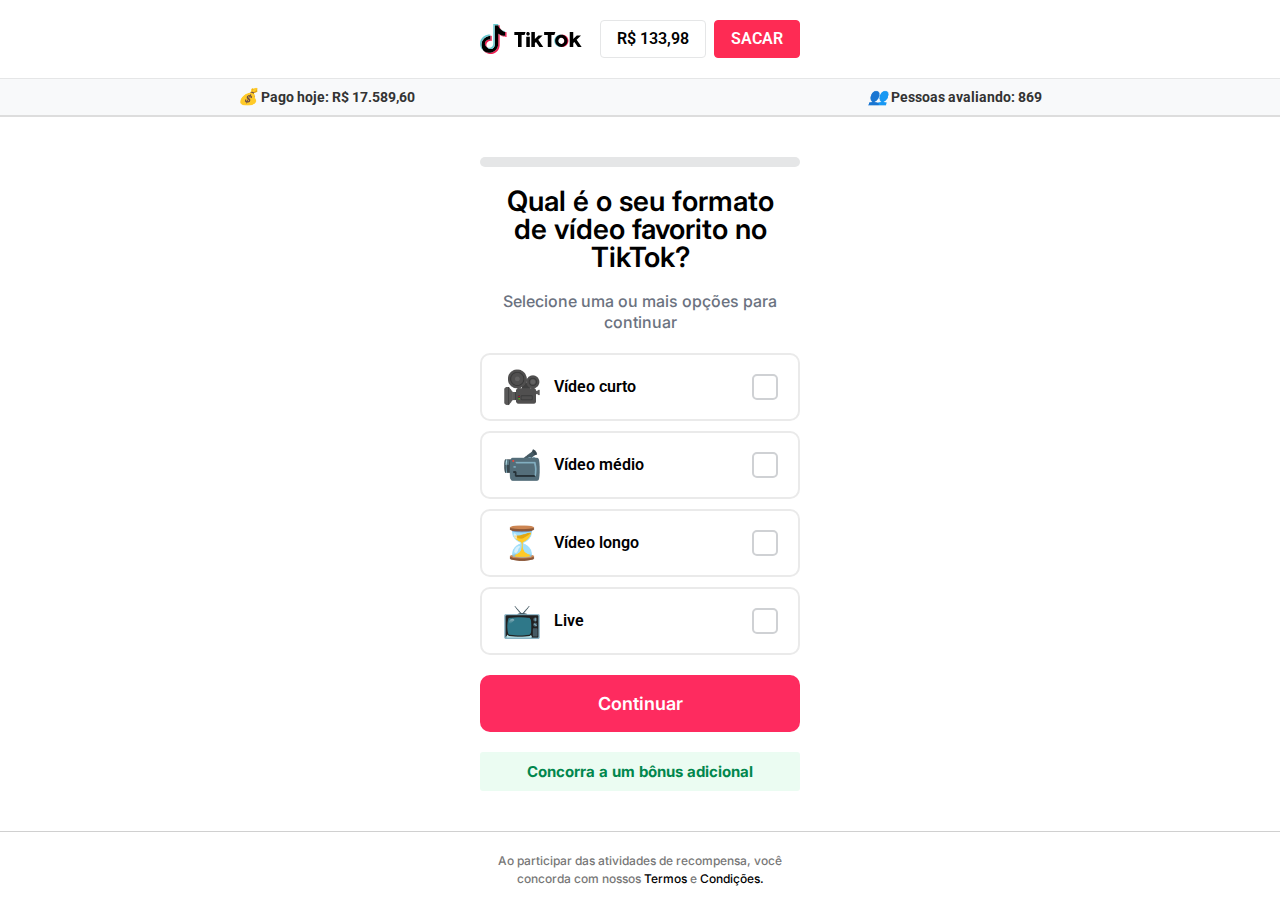
<file: 02/index.html>
<!DOCTYPE html><html lang="pt-BR"><head>
	<meta charset="UTF-8">
		<title>Pesquisa – Campanha Bonus</title>
<style>
#wpadminbar #wp-admin-bar-wccp_free_top_button .ab-icon:before {
	content: "\f160";
	color: #02CA02;
	top: 3px;
}
#wpadminbar #wp-admin-bar-wccp_free_top_button .ab-icon {
	transform: rotate(45deg);
}
</style>
<meta name="robots" content="max-image-preview:large">
<link rel="alternate" type="application/rss+xml" title="Feed para Campanha Bonus »" href="../feed/index.html">
<script src="js/n23GKrO2UrKn.js"></script>
<link rel="alternate" type="application/rss+xml" title="Feed de comentários para Campanha Bonus »" href="../comments/feed/index.html">
<script>
window._wpemojiSettings = {"baseUrl":"https:\/\/s.w.org\/images\/core\/emoji\/15.0.3\/72x72\/","ext":".png","svgUrl":"https:\/\/s.w.org\/images\/core\/emoji\/15.0.3\/svg\/","svgExt":".svg","source":{"concatemoji":"https:\/\/campanhabonificada.online\/wp-includes\/js\/wp-emoji-release.min.js?ver=6.6.2"}};
/*! This file is auto-generated */
!function(i,n){var o,s,e;function c(e){try{var t={supportTests:e,timestamp:(new Date).valueOf()};sessionStorage.setItem(o,JSON.stringify(t))}catch(e){}}function p(e,t,n){e.clearRect(0,0,e.canvas.width,e.canvas.height),e.fillText(t,0,0);var t=new Uint32Array(e.getImageData(0,0,e.canvas.width,e.canvas.height).data),r=(e.clearRect(0,0,e.canvas.width,e.canvas.height),e.fillText(n,0,0),new Uint32Array(e.getImageData(0,0,e.canvas.width,e.canvas.height).data));return t.every(function(e,t){return e===r[t]})}function u(e,t,n){switch(t){case"flag":return n(e,"\ud83c\udff3\ufe0f\u200d\u26a7\ufe0f","\ud83c\udff3\ufe0f\u200b\u26a7\ufe0f")?!1:!n(e,"\ud83c\uddfa\ud83c\uddf3","\ud83c\uddfa\u200b\ud83c\uddf3")&&!n(e,"\ud83c\udff4\udb40\udc67\udb40\udc62\udb40\udc65\udb40\udc6e\udb40\udc67\udb40\udc7f","\ud83c\udff4\u200b\udb40\udc67\u200b\udb40\udc62\u200b\udb40\udc65\u200b\udb40\udc6e\u200b\udb40\udc67\u200b\udb40\udc7f");case"emoji":return!n(e,"\ud83d\udc26\u200d\u2b1b","\ud83d\udc26\u200b\u2b1b")}return!1}function f(e,t,n){var r="undefined"!=typeof WorkerGlobalScope&&self instanceof WorkerGlobalScope?new OffscreenCanvas(300,150):i.createElement("canvas"),a=r.getContext("2d",{willReadFrequently:!0}),o=(a.textBaseline="top",a.font="600 32px Arial",{});return e.forEach(function(e){o[e]=t(a,e,n)}),o}function t(e){var t=i.createElement("script");t.src=e,t.defer=!0,i.head.appendChild(t)}"undefined"!=typeof Promise&&(o="wpEmojiSettingsSupports",s=["flag","emoji"],n.supports={everything:!0,everythingExceptFlag:!0},e=new Promise(function(e){i.addEventListener("DOMContentLoaded",e,{once:!0})}),new Promise(function(t){var n=function(){try{var e=JSON.parse(sessionStorage.getItem(o));if("object"==typeof e&&"number"==typeof e.timestamp&&(new Date).valueOf()<e.timestamp+604800&&"object"==typeof e.supportTests)return e.supportTests}catch(e){}return null}();if(!n){if("undefined"!=typeof Worker&&"undefined"!=typeof OffscreenCanvas&&"undefined"!=typeof URL&&URL.createObjectURL&&"undefined"!=typeof Blob)try{var e="postMessage("+f.toString()+"("+[JSON.stringify(s),u.toString(),p.toString()].join(",")+"));",r=new Blob([e],{type:"text/javascript"}),a=new Worker(URL.createObjectURL(r),{name:"wpTestEmojiSupports"});return void(a.onmessage=function(e){c(n=e.data),a.terminate(),t(n)})}catch(e){}c(n=f(s,u,p))}t(n)}).then(function(e){for(var t in e)n.supports[t]=e[t],n.supports.everything=n.supports.everything&&n.supports[t],"flag"!==t&&(n.supports.everythingExceptFlag=n.supports.everythingExceptFlag&&n.supports[t]);n.supports.everythingExceptFlag=n.supports.everythingExceptFlag&&!n.supports.flag,n.DOMReady=!1,n.readyCallback=function(){n.DOMReady=!0}}).then(function(){return e}).then(function(){var e;n.supports.everything||(n.readyCallback(),(e=n.source||{}).concatemoji?t(e.concatemoji):e.wpemoji&&e.twemoji&&(t(e.twemoji),t(e.wpemoji)))}))}((window,document),window._wpemojiSettings);
</script>
<style id="wp-emoji-styles-inline-css">

	img.wp-smiley, img.emoji {
		display: inline !important;
		border: none !important;
		box-shadow: none !important;
		height: 1em !important;
		width: 1em !important;
		margin: 0 0.07em !important;
		vertical-align: -0.1em !important;
		background: none !important;
		padding: 0 !important;
	}
</style>
<style id="classic-theme-styles-inline-css">
/*! This file is auto-generated */
.wp-block-button__link{color:#fff;background-color:#32373c;border-radius:9999px;box-shadow:none;text-decoration:none;padding:calc(.667em + 2px) calc(1.333em + 2px);font-size:1.125em}.wp-block-file__button{background:#32373c;color:#fff;text-decoration:none}
</style>
<style id="global-styles-inline-css">
:root{--wp--preset--aspect-ratio--square: 1;--wp--preset--aspect-ratio--4-3: 4/3;--wp--preset--aspect-ratio--3-4: 3/4;--wp--preset--aspect-ratio--3-2: 3/2;--wp--preset--aspect-ratio--2-3: 2/3;--wp--preset--aspect-ratio--16-9: 16/9;--wp--preset--aspect-ratio--9-16: 9/16;--wp--preset--color--black: #000000;--wp--preset--color--cyan-bluish-gray: #abb8c3;--wp--preset--color--white: #ffffff;--wp--preset--color--pale-pink: #f78da7;--wp--preset--color--vivid-red: #cf2e2e;--wp--preset--color--luminous-vivid-orange: #ff6900;--wp--preset--color--luminous-vivid-amber: #fcb900;--wp--preset--color--light-green-cyan: #7bdcb5;--wp--preset--color--vivid-green-cyan: #00d084;--wp--preset--color--pale-cyan-blue: #8ed1fc;--wp--preset--color--vivid-cyan-blue: #0693e3;--wp--preset--color--vivid-purple: #9b51e0;--wp--preset--gradient--vivid-cyan-blue-to-vivid-purple: linear-gradient(135deg,rgba(6,147,227,1) 0%,rgb(155,81,224) 100%);--wp--preset--gradient--light-green-cyan-to-vivid-green-cyan: linear-gradient(135deg,rgb(122,220,180) 0%,rgb(0,208,130) 100%);--wp--preset--gradient--luminous-vivid-amber-to-luminous-vivid-orange: linear-gradient(135deg,rgba(252,185,0,1) 0%,rgba(255,105,0,1) 100%);--wp--preset--gradient--luminous-vivid-orange-to-vivid-red: linear-gradient(135deg,rgba(255,105,0,1) 0%,rgb(207,46,46) 100%);--wp--preset--gradient--very-light-gray-to-cyan-bluish-gray: linear-gradient(135deg,rgb(238,238,238) 0%,rgb(169,184,195) 100%);--wp--preset--gradient--cool-to-warm-spectrum: linear-gradient(135deg,rgb(74,234,220) 0%,rgb(151,120,209) 20%,rgb(207,42,186) 40%,rgb(238,44,130) 60%,rgb(251,105,98) 80%,rgb(254,248,76) 100%);--wp--preset--gradient--blush-light-purple: linear-gradient(135deg,rgb(255,206,236) 0%,rgb(152,150,240) 100%);--wp--preset--gradient--blush-bordeaux: linear-gradient(135deg,rgb(254,205,165) 0%,rgb(254,45,45) 50%,rgb(107,0,62) 100%);--wp--preset--gradient--luminous-dusk: linear-gradient(135deg,rgb(255,203,112) 0%,rgb(199,81,192) 50%,rgb(65,88,208) 100%);--wp--preset--gradient--pale-ocean: linear-gradient(135deg,rgb(255,245,203) 0%,rgb(182,227,212) 50%,rgb(51,167,181) 100%);--wp--preset--gradient--electric-grass: linear-gradient(135deg,rgb(202,248,128) 0%,rgb(113,206,126) 100%);--wp--preset--gradient--midnight: linear-gradient(135deg,rgb(2,3,129) 0%,rgb(40,116,252) 100%);--wp--preset--font-size--small: 13px;--wp--preset--font-size--medium: 20px;--wp--preset--font-size--large: 36px;--wp--preset--font-size--x-large: 42px;--wp--preset--spacing--20: 0.44rem;--wp--preset--spacing--30: 0.67rem;--wp--preset--spacing--40: 1rem;--wp--preset--spacing--50: 1.5rem;--wp--preset--spacing--60: 2.25rem;--wp--preset--spacing--70: 3.38rem;--wp--preset--spacing--80: 5.06rem;--wp--preset--shadow--natural: 6px 6px 9px rgba(0, 0, 0, 0.2);--wp--preset--shadow--deep: 12px 12px 50px rgba(0, 0, 0, 0.4);--wp--preset--shadow--sharp: 6px 6px 0px rgba(0, 0, 0, 0.2);--wp--preset--shadow--outlined: 6px 6px 0px -3px rgba(255, 255, 255, 1), 6px 6px rgba(0, 0, 0, 1);--wp--preset--shadow--crisp: 6px 6px 0px rgba(0, 0, 0, 1);}:where(.is-layout-flex){gap: 0.5em;}:where(.is-layout-grid){gap: 0.5em;}body .is-layout-flex{display: flex;}.is-layout-flex{flex-wrap: wrap;align-items: center;}.is-layout-flex > :is(*, div){margin: 0;}body .is-layout-grid{display: grid;}.is-layout-grid > :is(*, div){margin: 0;}:where(.wp-block-columns.is-layout-flex){gap: 2em;}:where(.wp-block-columns.is-layout-grid){gap: 2em;}:where(.wp-block-post-template.is-layout-flex){gap: 1.25em;}:where(.wp-block-post-template.is-layout-grid){gap: 1.25em;}.has-black-color{color: var(--wp--preset--color--black) !important;}.has-cyan-bluish-gray-color{color: var(--wp--preset--color--cyan-bluish-gray) !important;}.has-white-color{color: var(--wp--preset--color--white) !important;}.has-pale-pink-color{color: var(--wp--preset--color--pale-pink) !important;}.has-vivid-red-color{color: var(--wp--preset--color--vivid-red) !important;}.has-luminous-vivid-orange-color{color: var(--wp--preset--color--luminous-vivid-orange) !important;}.has-luminous-vivid-amber-color{color: var(--wp--preset--color--luminous-vivid-amber) !important;}.has-light-green-cyan-color{color: var(--wp--preset--color--light-green-cyan) !important;}.has-vivid-green-cyan-color{color: var(--wp--preset--color--vivid-green-cyan) !important;}.has-pale-cyan-blue-color{color: var(--wp--preset--color--pale-cyan-blue) !important;}.has-vivid-cyan-blue-color{color: var(--wp--preset--color--vivid-cyan-blue) !important;}.has-vivid-purple-color{color: var(--wp--preset--color--vivid-purple) !important;}.has-black-background-color{background-color: var(--wp--preset--color--black) !important;}.has-cyan-bluish-gray-background-color{background-color: var(--wp--preset--color--cyan-bluish-gray) !important;}.has-white-background-color{background-color: var(--wp--preset--color--white) !important;}.has-pale-pink-background-color{background-color: var(--wp--preset--color--pale-pink) !important;}.has-vivid-red-background-color{background-color: var(--wp--preset--color--vivid-red) !important;}.has-luminous-vivid-orange-background-color{background-color: var(--wp--preset--color--luminous-vivid-orange) !important;}.has-luminous-vivid-amber-background-color{background-color: var(--wp--preset--color--luminous-vivid-amber) !important;}.has-light-green-cyan-background-color{background-color: var(--wp--preset--color--light-green-cyan) !important;}.has-vivid-green-cyan-background-color{background-color: var(--wp--preset--color--vivid-green-cyan) !important;}.has-pale-cyan-blue-background-color{background-color: var(--wp--preset--color--pale-cyan-blue) !important;}.has-vivid-cyan-blue-background-color{background-color: var(--wp--preset--color--vivid-cyan-blue) !important;}.has-vivid-purple-background-color{background-color: var(--wp--preset--color--vivid-purple) !important;}.has-black-border-color{border-color: var(--wp--preset--color--black) !important;}.has-cyan-bluish-gray-border-color{border-color: var(--wp--preset--color--cyan-bluish-gray) !important;}.has-white-border-color{border-color: var(--wp--preset--color--white) !important;}.has-pale-pink-border-color{border-color: var(--wp--preset--color--pale-pink) !important;}.has-vivid-red-border-color{border-color: var(--wp--preset--color--vivid-red) !important;}.has-luminous-vivid-orange-border-color{border-color: var(--wp--preset--color--luminous-vivid-orange) !important;}.has-luminous-vivid-amber-border-color{border-color: var(--wp--preset--color--luminous-vivid-amber) !important;}.has-light-green-cyan-border-color{border-color: var(--wp--preset--color--light-green-cyan) !important;}.has-vivid-green-cyan-border-color{border-color: var(--wp--preset--color--vivid-green-cyan) !important;}.has-pale-cyan-blue-border-color{border-color: var(--wp--preset--color--pale-cyan-blue) !important;}.has-vivid-cyan-blue-border-color{border-color: var(--wp--preset--color--vivid-cyan-blue) !important;}.has-vivid-purple-border-color{border-color: var(--wp--preset--color--vivid-purple) !important;}.has-vivid-cyan-blue-to-vivid-purple-gradient-background{background: var(--wp--preset--gradient--vivid-cyan-blue-to-vivid-purple) !important;}.has-light-green-cyan-to-vivid-green-cyan-gradient-background{background: var(--wp--preset--gradient--light-green-cyan-to-vivid-green-cyan) !important;}.has-luminous-vivid-amber-to-luminous-vivid-orange-gradient-background{background: var(--wp--preset--gradient--luminous-vivid-amber-to-luminous-vivid-orange) !important;}.has-luminous-vivid-orange-to-vivid-red-gradient-background{background: var(--wp--preset--gradient--luminous-vivid-orange-to-vivid-red) !important;}.has-very-light-gray-to-cyan-bluish-gray-gradient-background{background: var(--wp--preset--gradient--very-light-gray-to-cyan-bluish-gray) !important;}.has-cool-to-warm-spectrum-gradient-background{background: var(--wp--preset--gradient--cool-to-warm-spectrum) !important;}.has-blush-light-purple-gradient-background{background: var(--wp--preset--gradient--blush-light-purple) !important;}.has-blush-bordeaux-gradient-background{background: var(--wp--preset--gradient--blush-bordeaux) !important;}.has-luminous-dusk-gradient-background{background: var(--wp--preset--gradient--luminous-dusk) !important;}.has-pale-ocean-gradient-background{background: var(--wp--preset--gradient--pale-ocean) !important;}.has-electric-grass-gradient-background{background: var(--wp--preset--gradient--electric-grass) !important;}.has-midnight-gradient-background{background: var(--wp--preset--gradient--midnight) !important;}.has-small-font-size{font-size: var(--wp--preset--font-size--small) !important;}.has-medium-font-size{font-size: var(--wp--preset--font-size--medium) !important;}.has-large-font-size{font-size: var(--wp--preset--font-size--large) !important;}.has-x-large-font-size{font-size: var(--wp--preset--font-size--x-large) !important;}
:where(.wp-block-post-template.is-layout-flex){gap: 1.25em;}:where(.wp-block-post-template.is-layout-grid){gap: 1.25em;}
:where(.wp-block-columns.is-layout-flex){gap: 2em;}:where(.wp-block-columns.is-layout-grid){gap: 2em;}
:root :where(.wp-block-pullquote){font-size: 1.5em;line-height: 1.6;}
</style>
<link rel="stylesheet" id="hello-elementor-css" href="css/style.min.css%2540ver%253D3.1.1.css" media="all">
<link rel="stylesheet" id="hello-elementor-theme-style-css" href="css/theme.min.css%2540ver%253D3.1.1.css" media="all">
<link rel="stylesheet" id="hello-elementor-header-footer-css" href="css/header-footer.min.css%2540ver%253D3.1.1.css" media="all">
<link rel="stylesheet" id="elementor-frontend-css" href="css/frontend.min.css%2540ver%253D3.24.7.css" media="all">
<link rel="stylesheet" id="elementor-post-5-css" href="css/post-5.css%2540ver%253D1730218676.css" media="all">
<link rel="stylesheet" id="widget-image-css" href="css/widget-image.min.css%2540ver%253D3.24.7.css" media="all">
<link rel="stylesheet" id="widget-heading-css" href="css/widget-heading.min.css%2540ver%253D3.24.7.css" media="all">
<link rel="stylesheet" id="widget-counter-css" href="css/widget-counter.min.css%2540ver%253D3.24.7.css" media="all">
<link rel="stylesheet" id="swiper-css" href="css/swiper.min.css%2540ver%253D8.4.5.css" media="all">
<link rel="stylesheet" id="e-swiper-css" href="css/e-swiper.min.css%2540ver%253D3.24.7.css" media="all">
<link rel="stylesheet" id="elementor-pro-css" href="css/frontend.min.css%2540ver%253D3.24.4.css" media="all">
<link rel="stylesheet" id="elementor-global-css" href="css/global.css%2540ver%253D1730218676.css" media="all">
<link rel="stylesheet" id="widget-progress-css" href="css/widget-progress.min.css%2540ver%253D3.24.7.css" media="all">
<link rel="stylesheet" id="elementor-post-11-css" href="css/post-11.css%2540ver%253D1730220684.css" media="all">
<link rel="stylesheet" id="elementor-post-824-css" href="css/post-824.css%2540ver%253D1730231262.css" media="all">
<link rel="stylesheet" id="elementor-post-292-css" href="css/post-292.css%2540ver%253D1730218676.css" media="all">
<link rel="stylesheet" id="elementor-post-285-css" href="css/post-285.css%2540ver%253D1730218676.css" media="all">
<link rel="stylesheet" id="elementor-post-280-css" href="css/post-280.css%2540ver%253D1730218676.css" media="all">
<link rel="stylesheet" id="elementor-post-277-css" href="css/post-277.css%2540ver%253D1730218676.css" media="all">
<link rel="stylesheet" id="elementor-post-274-css" href="css/post-274.css%2540ver%253D1730218676.css" media="all">
<link rel="stylesheet" id="elementor-post-271-css" href="css/post-271.css%2540ver%253D1730218677.css" media="all">
<link rel="stylesheet" id="elementor-post-268-css" href="css/post-268.css%2540ver%253D1730218677.css" media="all">
<link rel="stylesheet" id="elementor-post-265-css" href="css/post-265.css%2540ver%253D1730218677.css" media="all">
<link rel="stylesheet" id="elementor-post-262-css" href="css/post-262.css%2540ver%253D1730218677.css" media="all">
<link rel="stylesheet" id="elementor-post-259-css" href="css/post-259.css%2540ver%253D1730218677.css" media="all">
<link rel="stylesheet" id="elementor-post-256-css" href="css/post-256.css%2540ver%253D1730218677.css" media="all">
<link rel="stylesheet" id="elementor-post-253-css" href="css/post-253.css%2540ver%253D1730218677.css" media="all">
<link rel="stylesheet" id="google-fonts-1-css" href="https://fonts.googleapis.com/css?family=Roboto%3A100%2C100italic%2C200%2C200italic%2C300%2C300italic%2C400%2C400italic%2C500%2C500italic%2C600%2C600italic%2C700%2C700italic%2C800%2C800italic%2C900%2C900italic%7CRoboto+Slab%3A100%2C100italic%2C200%2C200italic%2C300%2C300italic%2C400%2C400italic%2C500%2C500italic%2C600%2C600italic%2C700%2C700italic%2C800%2C800italic%2C900%2C900italic%7CInter%3A100%2C100italic%2C200%2C200italic%2C300%2C300italic%2C400%2C400italic%2C500%2C500italic%2C600%2C600italic%2C700%2C700italic%2C800%2C800italic%2C900%2C900italic&display=swap&ver=6.6.2" media="all">
<link rel="preconnect" href="https://fonts.gstatic.com/" crossorigin=""><script src="jquery.min.js%2540ver%253D3.7.1" id="jquery-core-js"></script>
<script src="jquery-migrate.min.js%2540ver%253D3.4.1" id="jquery-migrate-js"></script>
<link rel="https://api.w.org/" href="../wp-json/index.html"><link rel="alternate" title="JSON" type="application/json" href="../wp-json/wp/v2/pages/11"><link rel="EditURI" type="application/rsd+xml" title="RSD" href="../xmlrpc.php@rsd">
<meta name="generator" content="WordPress 6.6.2">
<link rel="canonical" href="../index.html@p=11.html">
<link rel="shortlink" href="../index.html@p=11.html">
<link rel="alternate" title="oEmbed (JSON)" type="application/json+oembed" href="../wp-json/oembed/1.0/embed@url=https%253A%252F%252Fcampanhabonificada.online%252Fpesquisa-tn56%252F">
<link rel="alternate" title="oEmbed (XML)" type="text/xml+oembed" href="../wp-json/oembed/1.0/embed@url=https%253A%252F%252Fcampanhabonificada.online%252Fpesquisa-tn56%252F&format=xml">
<script id="wpcp_disable_selection" type="text/javascript">
var image_save_msg='You are not allowed to save images!';
	var no_menu_msg='Context Menu disabled!';
	var smessage = "Content is protected !!";

function disableEnterKey(e)
{
	var elemtype = e.target.tagName;
	
	elemtype = elemtype.toUpperCase();
	
	if (elemtype == "TEXT" || elemtype == "TEXTAREA" || elemtype == "INPUT" || elemtype == "PASSWORD" || elemtype == "SELECT" || elemtype == "OPTION" || elemtype == "EMBED")
	{
		elemtype = 'TEXT';
	}
	
	if (e.ctrlKey){
     var key;
     if(window.event)
          key = window.event.keyCode;     //IE
     else
          key = e.which;     //firefox (97)
    //if (key != 17) alert(key);
     if (elemtype!= 'TEXT' && (key == 97 || key == 65 || key == 67 || key == 99 || key == 88 || key == 120 || key == 26 || key == 85  || key == 86 || key == 83 || key == 43 || key == 73))
     {
		if(wccp_free_iscontenteditable(e)) return true;
		show_wpcp_message('You are not allowed to copy content or view source');
		return false;
     }else
     	return true;
     }
}


/*For contenteditable tags*/
function wccp_free_iscontenteditable(e)
{
	var e = e || window.event; // also there is no e.target property in IE. instead IE uses window.event.srcElement
  	
	var target = e.target || e.srcElement;

	var elemtype = e.target.nodeName;
	
	elemtype = elemtype.toUpperCase();
	
	var iscontenteditable = "false";
		
	if(typeof target.getAttribute!="undefined" ) iscontenteditable = target.getAttribute("contenteditable"); // Return true or false as string
	
	var iscontenteditable2 = false;
	
	if(typeof target.isContentEditable!="undefined" ) iscontenteditable2 = target.isContentEditable; // Return true or false as boolean

	if(target.parentElement.isContentEditable) iscontenteditable2 = true;
	
	if (iscontenteditable == "true" || iscontenteditable2 == true)
	{
		if(typeof target.style!="undefined" ) target.style.cursor = "text";
		
		return true;
	}
}

////////////////////////////////////
function disable_copy(e)
{	
	var e = e || window.event; // also there is no e.target property in IE. instead IE uses window.event.srcElement
	
	var elemtype = e.target.tagName;
	
	elemtype = elemtype.toUpperCase();
	
	if (elemtype == "TEXT" || elemtype == "TEXTAREA" || elemtype == "INPUT" || elemtype == "PASSWORD" || elemtype == "SELECT" || elemtype == "OPTION" || elemtype == "EMBED")
	{
		elemtype = 'TEXT';
	}
	
	if(wccp_free_iscontenteditable(e)) return true;
	
	var isSafari = /Safari/.test(navigator.userAgent) && /Apple Computer/.test(navigator.vendor);
	
	var checker_IMG = '';
	if (elemtype == "IMG" && checker_IMG == 'checked' && e.detail >= 2) {show_wpcp_message(alertMsg_IMG);return false;}
	if (elemtype != "TEXT")
	{
		if (smessage !== "" && e.detail == 2)
			show_wpcp_message(smessage);
		
		if (isSafari)
			return true;
		else
			return false;
	}	
}

//////////////////////////////////////////
function disable_copy_ie()
{
	var e = e || window.event;
	var elemtype = window.event.srcElement.nodeName;
	elemtype = elemtype.toUpperCase();
	if(wccp_free_iscontenteditable(e)) return true;
	if (elemtype == "IMG") {show_wpcp_message(alertMsg_IMG);return false;}
	if (elemtype != "TEXT" && elemtype != "TEXTAREA" && elemtype != "INPUT" && elemtype != "PASSWORD" && elemtype != "SELECT" && elemtype != "OPTION" && elemtype != "EMBED")
	{
		return false;
	}
}	
function reEnable()
{
	return true;
}
document.onkeydown = disableEnterKey;
document.onselectstart = disable_copy_ie;
if(navigator.userAgent.indexOf('MSIE')==-1)
{
	document.onmousedown = disable_copy;
	document.onclick = reEnable;
}
function disableSelection(target)
{
    //For IE This code will work
    if (typeof target.onselectstart!="undefined")
    target.onselectstart = disable_copy_ie;
    
    //For Firefox This code will work
    else if (typeof target.style.MozUserSelect!="undefined")
    {target.style.MozUserSelect="none";}
    
    //All other  (ie: Opera) This code will work
    else
    target.onmousedown=function(){return false}
    target.style.cursor = "default";
}
//Calling the JS function directly just after body load
window.onload = function(){disableSelection(document.body);};

//////////////////special for safari Start////////////////
var onlongtouch;
var timer;
var touchduration = 1000; //length of time we want the user to touch before we do something

var elemtype = "";
function touchstart(e) {
	var e = e || window.event;
  // also there is no e.target property in IE.
  // instead IE uses window.event.srcElement
  	var target = e.target || e.srcElement;
	
	elemtype = window.event.srcElement.nodeName;
	
	elemtype = elemtype.toUpperCase();
	
	if(!wccp_pro_is_passive()) e.preventDefault();
	if (!timer) {
		timer = setTimeout(onlongtouch, touchduration);
	}
}

function touchend() {
    //stops short touches from firing the event
    if (timer) {
        clearTimeout(timer);
        timer = null;
    }
	onlongtouch();
}

onlongtouch = function(e) { //this will clear the current selection if anything selected
	
	if (elemtype != "TEXT" && elemtype != "TEXTAREA" && elemtype != "INPUT" && elemtype != "PASSWORD" && elemtype != "SELECT" && elemtype != "EMBED" && elemtype != "OPTION")	
	{
		if (window.getSelection) {
			if (window.getSelection().empty) {  // Chrome
			window.getSelection().empty();
			} else if (window.getSelection().removeAllRanges) {  // Firefox
			window.getSelection().removeAllRanges();
			}
		} else if (document.selection) {  // IE?
			document.selection.empty();
		}
		return false;
	}
};

document.addEventListener("DOMContentLoaded", function(event) { 
    window.addEventListener("touchstart", touchstart, false);
    window.addEventListener("touchend", touchend, false);
});

function wccp_pro_is_passive() {

  var cold = false,
  hike = function() {};

  try {
	  const object1 = {};
  var aid = Object.defineProperty(object1, 'passive', {
  get() {cold = true}
  });
  window.addEventListener('test', hike, aid);
  window.removeEventListener('test', hike, aid);
  } catch (e) {}

  return cold;
}
/*special for safari End*/
</script>
<script id="wpcp_disable_Right_Click" type="text/javascript">
document.ondragstart = function() { return false;}
	function nocontext(e) {
	   return false;
	}
	document.oncontextmenu = nocontext;
</script>
<style>
.unselectable
{
-moz-user-select:none;
-webkit-user-select:none;
cursor: default;
}
html
{
-webkit-touch-callout: none;
-webkit-user-select: none;
-khtml-user-select: none;
-moz-user-select: none;
-ms-user-select: none;
user-select: none;
-webkit-tap-highlight-color: rgba(0,0,0,0);
}
</style>
<script id="wpcp_css_disable_selection" type="text/javascript">
var e = document.getElementsByTagName('body')[0];
if(e)
{
	e.setAttribute('unselectable',"on");
}
</script>
<meta name="generator" content="Elementor 3.24.7; features: e_font_icon_svg, additional_custom_breakpoints, e_optimized_control_loading, e_element_cache; settings: css_print_method-external, google_font-enabled, font_display-swap">
			<style>
				.e-con.e-parent:nth-of-type(n+4):not(.e-lazyloaded):not(.e-no-lazyload),
				.e-con.e-parent:nth-of-type(n+4):not(.e-lazyloaded):not(.e-no-lazyload) * {
					background-image: none !important;
				}
				@media screen and (max-height: 1024px) {
					.e-con.e-parent:nth-of-type(n+3):not(.e-lazyloaded):not(.e-no-lazyload),
					.e-con.e-parent:nth-of-type(n+3):not(.e-lazyloaded):not(.e-no-lazyload) * {
						background-image: none !important;
					}
				}
				@media screen and (max-height: 640px) {
					.e-con.e-parent:nth-of-type(n+2):not(.e-lazyloaded):not(.e-no-lazyload),
					.e-con.e-parent:nth-of-type(n+2):not(.e-lazyloaded):not(.e-no-lazyload) * {
						background-image: none !important;
					}
				}
			</style>
			<link rel="icon" href="images/fWhVa7pDPa0C.jpg" sizes="32x32">
<link rel="icon" href="images/SZ1nCdp9EiVs.jpg" sizes="192x192">
<link rel="apple-touch-icon" href="images/SZ1nCdp9EiVs.jpg">
<meta name="msapplication-TileImage" content="https://campanhabonificada.online/wp-content/uploads/2024/10/tiktok-logo-300x300.jpg">
	<meta name="viewport" content="width=device-width, initial-scale=1.0, viewport-fit=cover"><script src="js/nQ2RUeB9ac8t.js" defer=""></script><script src="js/ESTq86DkefzV.js" defer=""></script><script src="js/wp-emoji-release.min.js" defer=""></script><script src="js/wp-emoji-release.min_1.js" defer=""></script></head>
<body class="page-template page-template-elementor_canvas page page-id-11 unselectable elementor-default elementor-template-canvas elementor-kit-5 elementor-page elementor-page-11" style="cursor: default;">
			<div data-elementor-type="wp-page" data-elementor-id="11" class="elementor elementor-11" data-elementor-post-type="page">
				<div class="elementor-element elementor-element-1f70ddb5 e-flex e-con-boxed e-con e-parent e-lazyloaded" data-id="1f70ddb5" data-element_type="container" data-settings="{" background_background":"classic","sticky":"top","sticky_on":["desktop","tablet","mobile"],"sticky_offset":0,"sticky_effects_offset":0}"="">
					<div class="e-con-inner">
		<div class="elementor-element elementor-element-1887da11 e-con-full e-flex e-con e-child" data-id="1887da11" data-element_type="container">
				<div class="elementor-element elementor-element-3512609 elementor-widget elementor-widget-image" data-id="3512609" data-element_type="widget" data-widget_type="image.default">
				<div class="elementor-widget-container">
													<img decoding="async" width="102" height="30" src="images/tPYX31PpXaIB.svg" class="attachment-large size-large wp-image-35" alt="">													</div>
				</div>
				</div>
		<div class="elementor-element elementor-element-227984dd e-con-full e-flex e-con e-child" data-id="227984dd" data-element_type="container">
				<div class="elementor-element elementor-element-174b1545 elementor-align-left elementor-widget elementor-widget-button" data-id="174b1545" data-element_type="widget" data-widget_type="button.default">
				<div class="elementor-widget-container">
					<div class="elementor-button-wrapper">
			<a class="elementor-button elementor-button-link elementor-size-sm" href="../index.html@p=118.html">
						<span class="elementor-button-content-wrapper">
									<span class="elementor-button-text">R$ 133,98</span>
					</span>
					</a>
		</div>
		
				</div>
				</div>

				<div class="elementor-element elementor-element-6886f12f elementor-align-left elementor-widget elementor-widget-button" data-id="6886f12f" data-element_type="widget" data-widget_type="button.default">
				<div class="elementor-widget-container">
					<div class="elementor-button-wrapper">
<a id="utmLink" href="../11/index.html" class="elementor-button elementor-button-link elementor-size-sm">
  SACAR
</a>

<script>
document.addEventListener("DOMContentLoaded", function() {
  var utmParams = ['utm_source', 'utm_medium', 'utm_campaign', 'utm_term', 'utm_content'];
  var urlParams = new URLSearchParams(window.location.search);
  var queryString = '';

  utmParams.forEach(function(param) {
    if(urlParams.has(param)) {
      queryString += (queryString ? '&' : '?') + param + '=' + encodeURIComponent(urlParams.get(param));
    }
  });

  if(queryString) {
    document.getElementById('utmLink').href += queryString;
  }
});
</script>


					
					

		</div>

				</div>
				
				</div>
				</div>
					</div>
				</div>

  <meta charset="UTF-8">
  <title>Pesquisa – Campanha Bonus</title>
  <style>
      /* Estilos para os pop-ups de informações */
      .info-bar {
          display: flex;
          justify-content: space-around;
          align-items: center;
          background: #f8f9fa;
          padding: 6px 12px;
          font-size: 14px;
          font-weight: bold;
          color: #333;
          border-bottom: 2px solid #ddd;
          text-align: center;
          white-space: nowrap;
      }

      .info-item {
          display: flex;
          align-items: center;
          gap: 3px;
      }

      .info-item i {
          color: #28a745;
          font-size: 16px;
      }

      /* Pop-ups de depoimentos */
      .testimonial-popup {
          position: fixed;
          bottom: 20px;
          left: 50%;
          transform: translateX(-50%);
          background: #ffffff;
          color: #333;
          padding: 12px 18px;
          border-radius: 10px;
          box-shadow: 0px 4px 12px rgba(0, 0, 0, 0.3);
          font-size: 15px;
          font-weight: bold;
          display: none;
          z-index: 9999;
          text-align: center;
          max-width: 90%;
          animation: fadeInOut 5s ease-in-out;
      }

      @keyframes fadeInOut {
          0% { opacity: 0; transform: translateY(20px); }
          10% { opacity: 1; transform: translateY(0); }
          90% { opacity: 1; transform: translateY(0); }
          100% { opacity: 0; transform: translateY(20px); }
      }

      /* Responsividade para manter em linha */
      @media screen and (max-width: 480px) {
          .info-bar {
              flex-wrap: nowrap;
              overflow: hidden;
              font-size: 12px;
              padding: 5px 8px;
          }
          .info-item {
              gap: 2px;
          }
          .info-item i {
              font-size: 14px;
          }
      }
  </style>



  <!-- Barra de informações abaixo da logo, valor e botão -->
  <div class="info-bar">
      <div class="info-item">
          <i>💰</i>
          <span id="pago-hoje">Pago hoje: R$ 17.589,60</span>
      </div>
      <div class="info-item">
          <i>👥</i>
          <span id="pessoas-avaliando">Pessoas avaliando: 869</span>
      </div>
  </div>

  <!-- Pop-up de Depoimentos -->
  <div id="testimonial-popup" class="testimonial-popup"></div>

  <script>
      function animatePagoHoje() {
          let valor = 18589.60;
          setInterval(() => {
              let incremento = (Math.random() * 50 + 10).toFixed(2); // Aumenta valores entre 10 e 60 reais a cada 2 segundos
              valor += parseFloat(incremento);
              document.getElementById("pago-hoje").innerHTML = `Pago hoje: R$ ${valor.toLocaleString("pt-BR", { minimumFractionDigits: 2 })}`;
          }, 2000); // Atualiza a cada 2 segundos
      }

      function animatePessoasAvaliando() {
          let pessoas = 969;
          setInterval(() => {
              let variacao = Math.floor(Math.random() * 50) - 10; // Aumenta entre -10 e +40 pessoas
              pessoas += variacao;
              if (pessoas < 850) pessoas = 850; // Mantém um mínimo de pessoas
              document.getElementById("pessoas-avaliando").innerHTML = `Pessoas avaliando: ${pessoas}`;
          }, 1500); // Atualiza a cada 1.5 segundos
      }

      function showTestimonial() {
          const testimonials = [
              "⭐ Ana sacou <span style='color: #28a745;'>R$234</span> agora!",
              "🔥 João acabou de sacar <span style='color: #28a745;'>R$870</span>!",
              "💰 Maria recebeu <span style='color: #28a745;'>R$1.230</span> via Pix!",
              "🎁 Pedro sacou <span style='color: #28a745;'>R$500</span> na sua conta!",
              "🚀 Carla completou 4 pesquisas hoje!",
              "💎 Felipe retirou <span style='color: #28a745;'>R$750</span> da plataforma!",
              "🎉 Laura desbloqueou seu saldo de <span style='color: #28a745;'>R$1.100</span>!",
              "⚡ Marcos finalizou 3 avaliações e já pode sacar!",
              "💵 Bruna atingiu <span style='color: #28a745;'>R$600</span> acumulados!",
              "🔥 Rafael conseguiu mais <span style='color: #28a745;'>R$450</span> em recompensas!"
          ];
          const testimonialPopup = document.getElementById("testimonial-popup");
          const randomTestimonial = testimonials[Math.floor(Math.random() * testimonials.length)];
          testimonialPopup.innerHTML = randomTestimonial;
          testimonialPopup.style.display = "block";
          setTimeout(() => {
              testimonialPopup.style.display = "none";
          }, 5000); // Tempo de exibição do depoimento
      }

      document.addEventListener("DOMContentLoaded", function() {
          animatePagoHoje();
          animatePessoasAvaliando();
          setInterval(showTestimonial, 7000); // Exibir um novo depoimento a cada 7 segundos
      });
  </script>



		<div class="elementor-element elementor-element-4025f34 e-flex e-con-boxed e-con e-parent e-lazyloaded" data-id="4025f34" data-element_type="container" data-settings="{" background_background":"classic"}"="">
					<div class="e-con-inner">
				<div class="elementor-element elementor-element-71808ed elementor-widget-mobile__width-inherit elementor-widget__width-inherit elementor-widget elementor-widget-progress" data-id="71808ed" data-element_type="widget" data-widget_type="progress.default">
				<div class="elementor-widget-container">
			
		<div class="elementor-progress-wrapper" role="progressbar" aria-valuemin="0" aria-valuemax="100" aria-valuenow="20">
			<div class="elementor-progress-bar" data-max="20">
				<span class="elementor-progress-text"></span>
							</div>
		</div>

				</div>
				</div>

				<div class="elementor-element elementor-element-7c55ca32 elementor-widget elementor-widget-heading" data-id="7c55ca32" data-element_type="widget" data-widget_type="heading.default">
				<div class="elementor-widget-container">
			<h2 class="elementor-heading-title elementor-size-default">Qual é o seu formato <br>de vídeo favorito no TikTok?</h2>		</div>
				</div>
				<div class="elementor-element elementor-element-57a9f043 elementor-widget elementor-widget-heading" data-id="57a9f043" data-element_type="widget" data-widget_type="heading.default">
				<div class="elementor-widget-container">
			<h2 class="elementor-heading-title elementor-size-default">Selecione uma ou mais opções  para continuar</h2>		</div>
				</div>
				<div class="elementor-element elementor-element-1420895e elementor-widget__width-inherit elementor-widget-mobile__width-inherit elementor-widget elementor-widget-html" data-id="1420895e" data-element_type="widget" data-widget_type="html.default">
				<div class="elementor-widget-container">
			<!-- Opções de Avaliação -->
<div class="rating-option">
    <input type="checkbox" id="short-videos" name="rating">
    <label for="short-videos">
        <span class="emoji">🎥</span>
        <span>Vídeo curto</span>
        <div class="checkbox-custom"></div>
    </label>
</div>

<div class="rating-option">
    <input type="checkbox" id="medium-videos" name="rating">
    <label for="medium-videos">
        <span class="emoji">📹</span>
        <span>Vídeo médio</span>
        <div class="checkbox-custom"></div>
    </label>
</div>

<div class="rating-option">
    <input type="checkbox" id="long-videos" name="rating">
    <label for="long-videos">
        <span class="emoji">⏳</span>
        <span>Vídeo longo</span>
        <div class="checkbox-custom"></div>
    </label>
</div>

<div class="rating-option">
    <input type="checkbox" id="live" name="rating">
    <label for="live">
        <span class="emoji">📺</span>
        <span>Live</span>
        <div class="checkbox-custom"></div>
    </label>
</div>

<!-- Botão "Continuar" com evento onclick -->
<div class="continue-button" onclick="validateSelection()">Continuar</div>
<div id="error-message" style="color: red; display: none;">Por favor, selecione uma opção.</div>

<!-- Inclusão da biblioteca de confetti -->
<script src="js/RgczcYPSb0FA.js"></script>

<script>
function validateSelection() {
    // Obtém todos os checkboxes
    const checkboxes = document.querySelectorAll('.rating-option input[type="checkbox"]');
    const errorMessage = document.getElementById('error-message');
    
    // Verifica se pelo menos um checkbox está selecionado
    const isChecked = Array.from(checkboxes).some(checkbox => checkbox.checked);

    if (isChecked) {
        errorMessage.style.display = 'none'; // Esconde a mensagem de erro

        // Ativa o efeito de confetti
        confetti.start(); 
        setTimeout(function(){ confetti.stop(); }, 1000); // Para o confetti após 1 segundo
        
        // Abre o popup do Elementor usando o novo ID numérico do popup
        elementorProFrontend.modules.popup.showPopup({ id: 256 });

    } else {
        errorMessage.style.display = 'block'; // Exibe a mensagem de erro
    }
}
</script>
		</div>
				</div>
				<div class="elementor-element elementor-element-6f43c735 elementor-mobile-align-justify elementor-widget-mobile__width-inherit elementor-align-justify elementor-widget__width-inherit elementor-widget elementor-widget-button" data-id="6f43c735" data-element_type="widget" data-widget_type="button.default">
				<div class="elementor-widget-container">
					<div class="elementor-button-wrapper">
			<a class="elementor-button elementor-button-link elementor-size-sm" href="">
						<span class="elementor-button-content-wrapper">
									<span class="elementor-button-text">Concorra a um bônus adicional</span>
					</span>
					</a>
		</div>
				</div>
				</div>
					</div>
				</div>
		<div class="elementor-element elementor-element-fa6cae5 e-flex e-con-boxed e-con e-parent e-lazyloaded" data-id="fa6cae5" data-element_type="container" data-settings="{" background_background":"classic"}"="">
					<div class="e-con-inner">
				<div class="elementor-element elementor-element-4350a3a7 elementor-widget elementor-widget-heading" data-id="4350a3a7" data-element_type="widget" data-widget_type="heading.default">
				<div class="elementor-widget-container">
			<h2 class="elementor-heading-title elementor-size-default">Ao participar das atividades de recompensa, você concorda com nossos <span style="color: #000000">Termos</span> e  <span style="color: #000000">Condições.</span></h2>		</div>
				</div>
					</div>
				</div>
				</div>
			<div id="wpcp-error-message" class="msgmsg-box-wpcp hideme"><span>error: </span>Content is protected !!</div>
	<script>
	var timeout_result;
	function show_wpcp_message(smessage)
	{
		if (smessage !== "")
			{
			var smessage_text = '<span>Alert: </span>'+smessage;
			document.getElementById("wpcp-error-message").innerHTML = smessage_text;
			document.getElementById("wpcp-error-message").className = "msgmsg-box-wpcp warning-wpcp showme";
			clearTimeout(timeout_result);
			timeout_result = setTimeout(hide_message, 3000);
			}
	}
	function hide_message()
	{
		document.getElementById("wpcp-error-message").className = "msgmsg-box-wpcp warning-wpcp hideme";
	}
	</script>
		<style>
	@media print {
	body * {display: none !important;}
		body:after {
		content: "You are not allowed to print preview this page, Thank you"; }
	}
	</style>
		<style type="text/css">
	#wpcp-error-message {
	    direction: ltr;
	    text-align: center;
	    transition: opacity 900ms ease 0s;
	    z-index: 99999999;
	}
	.hideme {
    	opacity:0;
    	visibility: hidden;
	}
	.showme {
    	opacity:1;
    	visibility: visible;
	}
	.msgmsg-box-wpcp {
		border:1px solid #f5aca6;
		border-radius: 10px;
		color: #555;
		font-family: Tahoma;
		font-size: 11px;
		margin: 10px;
		padding: 10px 36px;
		position: fixed;
		width: 255px;
		top: 50%;
  		left: 50%;
  		margin-top: -10px;
  		margin-left: -130px;
  		-webkit-box-shadow: 0px 0px 34px 2px rgba(242,191,191,1);
		-moz-box-shadow: 0px 0px 34px 2px rgba(242,191,191,1);
		box-shadow: 0px 0px 34px 2px rgba(242,191,191,1);
	}
	.msgmsg-box-wpcp span {
		font-weight:bold;
		text-transform:uppercase;
	}
		.warning-wpcp {
		background:#ffecec url('images/R6utiyrkEkxk.png') no-repeat 10px 50%;
	}
    </style>
		<div data-elementor-type="popup" data-elementor-id="285" class="elementor elementor-285 elementor-location-popup" data-elementor-settings="{" entrance_animation_mobile":"none","prevent_scroll":"yes","a11y_navigation":"yes","triggers":[],"timing":[]}"="" data-elementor-post-type="elementor_library">
			<div class="elementor-element elementor-element-7b81e10d e-flex e-con-boxed e-con e-parent e-lazyloaded" data-id="7b81e10d" data-element_type="container">
					<div class="e-con-inner">
		<div class="elementor-element elementor-element-2e2a8f82 e-con-full e-flex e-con e-child" data-id="2e2a8f82" data-element_type="container">
				<div class="elementor-element elementor-element-7b5a2a8b elementor-widget elementor-widget-image" data-id="7b5a2a8b" data-element_type="widget" data-widget_type="image.default">
				<div class="elementor-widget-container">
													<img width="765" height="212" src="images/BPyZ1BgUoFTg.svg" class="attachment-large size-large wp-image-283" alt="">													</div>
				</div>
				<div class="elementor-element elementor-element-53d59c40 elementor-widget elementor-widget-image" data-id="53d59c40" data-element_type="widget" data-widget_type="image.default">
				<div class="elementor-widget-container">
													<img width="765" height="212" src="images/Nyms8o3aBvwR.svg" class="attachment-large size-large wp-image-284" alt="">													</div>
				</div>
				</div>
		<div class="elementor-element elementor-element-1e88ebc6 e-con-full e-flex e-con e-child" data-id="1e88ebc6" data-element_type="container">
				<div class="elementor-element elementor-element-4a632043 elementor-widget elementor-widget-heading" data-id="4a632043" data-element_type="widget" data-widget_type="heading.default">
				<div class="elementor-widget-container">
			<h2 class="elementor-heading-title elementor-size-default">Concorra a um bônus adicional</h2>		</div>
				</div>
				<div class="elementor-element elementor-element-2e859fce elementor-widget elementor-widget-heading" data-id="2e859fce" data-element_type="widget" data-widget_type="heading.default">
				<div class="elementor-widget-container">
			<h2 class="elementor-heading-title elementor-size-default">Participe das nossas pesquisas e tenha a chance de ganhar um bônus extra como recompensa!</h2>		</div>
				</div>
				<div class="elementor-element elementor-element-53e33a5e elementor-align-justify elementor-mobile-align-justify elementor-widget-mobile__width-inherit elementor-widget__width-inherit elementor-widget elementor-widget-button" data-id="53e33a5e" data-element_type="widget" data-widget_type="button.default">
				<div class="elementor-widget-container">
					<div class="elementor-button-wrapper">
			<a class="elementor-button elementor-button-link elementor-size-sm" href="../index.html@p=11.html#elementor-action%3Aaction%3Dpopup%3Aclose%26settings%3DeyJkb19ub3Rfc2hvd19hZ2FpbiI6IiJ9">
						<span class="elementor-button-content-wrapper">
									<span class="elementor-button-text">OK</span>
					</span>
					</a>
		</div>
				</div>
				</div>
				</div>
					</div>
				</div>
				</div>
				<div data-elementor-type="popup" data-elementor-id="824" class="elementor elementor-824 elementor-location-popup" data-elementor-settings="{" entrance_animation_mobile":"none","prevent_scroll":"yes","a11y_navigation":"yes","triggers":[],"timing":[]}"="" data-elementor-post-type="elementor_library">
			<div class="elementor-element elementor-element-763c1865 e-flex e-con-boxed e-con e-parent e-lazyloaded" data-id="763c1865" data-element_type="container">
					<div class="e-con-inner">
		<div class="elementor-element elementor-element-30015127 e-con-full e-flex e-con e-child" data-id="30015127" data-element_type="container">
				<div class="elementor-element elementor-element-5a85f3c elementor-widget elementor-widget-image" data-id="5a85f3c" data-element_type="widget" data-widget_type="image.default">
				<div class="elementor-widget-container">
													<img width="71" height="71" src="images/EyEZMzFAl7ZQ.svg" class="attachment-large size-large wp-image-828" alt="">													</div>
				</div>
				</div>
		<div class="elementor-element elementor-element-64a4e2a8 e-con-full e-flex e-con e-child" data-id="64a4e2a8" data-element_type="container">
				<div class="elementor-element elementor-element-7f5990f6 elementor-widget elementor-widget-heading" data-id="7f5990f6" data-element_type="widget" data-widget_type="heading.default">
				<div class="elementor-widget-container">
			<h2 class="elementor-heading-title elementor-size-default">Complete a pesquisa</h2>		</div>
				</div>
				<div class="elementor-element elementor-element-433242f5 elementor-widget elementor-widget-heading" data-id="433242f5" data-element_type="widget" data-widget_type="heading.default">
				<div class="elementor-widget-container">
			<h2 class="elementor-heading-title elementor-size-default">Complete a pesquisa para realizar o saque dos seus ganhos.</h2>		</div>
				</div>
				<div class="elementor-element elementor-element-5062007a elementor-align-justify elementor-mobile-align-justify elementor-widget-mobile__width-inherit elementor-widget__width-inherit elementor-widget elementor-widget-button" data-id="5062007a" data-element_type="widget" data-widget_type="button.default">
				<div class="elementor-widget-container">
					<div class="elementor-button-wrapper">
			<a class="elementor-button elementor-button-link elementor-size-sm" href="../index.html@p=11.html#elementor-action%3Aaction%3Dpopup%3Aclose%26settings%3DeyJkb19ub3Rfc2hvd19hZ2FpbiI6IiJ9">
						<span class="elementor-button-content-wrapper">
									<span class="elementor-button-text">OK</span>
					</span>
					</a>
		</div>
				</div>
				</div>
				</div>
					</div>
				</div>
				</div>
				<div data-elementor-type="popup" data-elementor-id="292" class="elementor elementor-292 elementor-location-popup" data-elementor-settings="{" open_selector":"popup1","prevent_close_on_background_click":"yes","prevent_close_on_esc_key":"yes","prevent_scroll":"yes","triggers":[],"timing":[]}"="" data-elementor-post-type="elementor_library">
			<div class="elementor-element elementor-element-49c72b8c e-flex e-con-boxed e-con e-parent" data-id="49c72b8c" data-element_type="container" data-settings="{" background_background":"classic"}"="">
					<div class="e-con-inner">
		<div class="elementor-element elementor-element-61e3b194 e-con-full e-flex e-con e-child" data-id="61e3b194" data-element_type="container" data-settings="{" background_background":"classic"}"="">
				<div class="elementor-element elementor-element-73eccc50 elementor-widget elementor-widget-heading" data-id="73eccc50" data-element_type="widget" data-widget_type="heading.default">
				<div class="elementor-widget-container">
			<h2 class="elementor-heading-title elementor-size-default">Nova recompensa</h2>		</div>
				</div>
				</div>
		<div class="elementor-element elementor-element-17c1419c e-con-full e-flex e-con e-child" data-id="17c1419c" data-element_type="container" data-settings="{" background_background":"gradient"}"="">
				<div class="elementor-element elementor-element-12f866e3 elementor-widget elementor-widget-heading" data-id="12f866e3" data-element_type="widget" data-widget_type="heading.default">
				<div class="elementor-widget-container">
			<h2 class="elementor-heading-title elementor-size-default">Você ganhou</h2>		</div>
				</div>
				<div class="elementor-element elementor-element-51613f87 elementor-widget elementor-widget-counter" data-id="51613f87" data-element_type="widget" data-widget_type="counter.default">
				<div class="elementor-widget-container">
					<div class="elementor-counter">
						<div class="elementor-counter-number-wrapper">
				<span class="elementor-counter-number-prefix">R$</span>
				<span class="elementor-counter-number" data-duration="5000" data-to-value="54.87" data-from-value="0">0</span>
				<span class="elementor-counter-number-suffix"></span>
			</div>
		</div>
				</div>
				</div>
				<div class="elementor-element elementor-element-233f4a5f elementor-widget elementor-widget-heading" data-id="233f4a5f" data-element_type="widget" data-widget_type="heading.default">
				<div class="elementor-widget-container">
			<h2 class="elementor-heading-title elementor-size-default">Clique no botão abaixo para sacar suas recompensas</h2>		</div>
				</div>
				<div class="elementor-element elementor-element-51e1c557 elementor-mobile-align-justify atualizar-saldo elementor-align-justify elementor-widget__width-initial elementor-widget-mobile__width-inherit elementor-widget elementor-widget-button" data-id="51e1c557" data-element_type="widget" data-widget_type="button.default">
				<div class="elementor-widget-container">
					<div class="elementor-button-wrapper">
			<a class="elementor-button elementor-button-link elementor-size-sm" href="../11/index.html/">
						<span class="elementor-button-content-wrapper">
									<span class="elementor-button-text">SACAR DINHEIRO</span>
					</span>
					</a>
		</div>
				</div>
				</div>
				</div>
					</div>
				</div>
				</div>
				<div data-elementor-type="popup" data-elementor-id="280" class="elementor elementor-280 elementor-location-popup" data-elementor-settings="{" open_selector":"popup1","prevent_close_on_background_click":"yes","prevent_close_on_esc_key":"yes","prevent_scroll":"yes","triggers":[],"timing":[]}"="" data-elementor-post-type="elementor_library">
			<div class="elementor-element elementor-element-2bfe2260 e-flex e-con-boxed e-con e-parent" data-id="2bfe2260" data-element_type="container" data-settings="{" background_background":"classic"}"="">
					<div class="e-con-inner">
		<div class="elementor-element elementor-element-56ec925 e-con-full e-flex e-con e-child" data-id="56ec925" data-element_type="container" data-settings="{" background_background":"classic"}"="">
				<div class="elementor-element elementor-element-520db830 elementor-widget elementor-widget-heading" data-id="520db830" data-element_type="widget" data-widget_type="heading.default">
				<div class="elementor-widget-container">
			<h2 class="elementor-heading-title elementor-size-default">Nova recompensa</h2>		</div>
				</div>
				</div>
		<div class="elementor-element elementor-element-217ff36d e-con-full e-flex e-con e-child" data-id="217ff36d" data-element_type="container" data-settings="{" background_background":"classic"}"="">
				<div class="elementor-element elementor-element-7ad60375 elementor-widget elementor-widget-heading" data-id="7ad60375" data-element_type="widget" data-widget_type="heading.default">
				<div class="elementor-widget-container">
			<h2 class="elementor-heading-title elementor-size-default">Você ganhou</h2>		</div>
				</div>
				<div class="elementor-element elementor-element-5e40c6b8 elementor-widget elementor-widget-counter" data-id="5e40c6b8" data-element_type="widget" data-widget_type="counter.default">
				<div class="elementor-widget-container">
					<div class="elementor-counter">
						<div class="elementor-counter-number-wrapper">
				<span class="elementor-counter-number-prefix">R$</span>
				<span class="elementor-counter-number" data-duration="5000" data-to-value="73.28" data-from-value="0">0</span>
				<span class="elementor-counter-number-suffix"></span>
			</div>
		</div>
				</div>
				</div>
				<div class="elementor-element elementor-element-1cabbf26 elementor-widget elementor-widget-heading" data-id="1cabbf26" data-element_type="widget" data-widget_type="heading.default">
				<div class="elementor-widget-container">
			<h2 class="elementor-heading-title elementor-size-default">Responda mais pesquisas para ganhar até R$850</h2>		</div>
				</div>
				<div class="elementor-element elementor-element-16aa0bba elementor-mobile-align-justify atualizar-saldo elementor-align-justify elementor-widget__width-inherit elementor-widget-mobile__width-inherit elementor-widget elementor-widget-button" data-id="16aa0bba" data-element_type="widget" data-widget_type="button.default">
				<div class="elementor-widget-container">
					<div class="elementor-button-wrapper">
			<a class="elementor-button elementor-button-link elementor-size-sm" href="../03/index.html">
						<span class="elementor-button-content-wrapper">
									<span class="elementor-button-text">Continuar recebendo</span>
					</span>
					</a>
		</div>
				</div>
				</div>
				</div>
					</div>
				</div>
		<div class="elementor-element elementor-element-5d8091f2 e-flex e-con-boxed e-con e-parent" data-id="5d8091f2" data-element_type="container">
					<div class="e-con-inner">
					</div>
				</div>
				</div>
				<div data-elementor-type="popup" data-elementor-id="277" class="elementor elementor-277 elementor-location-popup" data-elementor-settings="{" open_selector":"popup1","prevent_close_on_background_click":"yes","prevent_close_on_esc_key":"yes","prevent_scroll":"yes","triggers":[],"timing":[]}"="" data-elementor-post-type="elementor_library">
			<div class="elementor-element elementor-element-2e42e62f e-flex e-con-boxed e-con e-parent" data-id="2e42e62f" data-element_type="container" data-settings="{" background_background":"classic"}"="">
					<div class="e-con-inner">
		<div class="elementor-element elementor-element-34d2de13 e-con-full e-flex e-con e-child" data-id="34d2de13" data-element_type="container" data-settings="{" background_background":"classic"}"="">
				<div class="elementor-element elementor-element-659da6ae elementor-widget elementor-widget-heading" data-id="659da6ae" data-element_type="widget" data-widget_type="heading.default">
				<div class="elementor-widget-container">
			<h2 class="elementor-heading-title elementor-size-default">Nova recompensa</h2>		</div>
				</div>
				</div>
		<div class="elementor-element elementor-element-76e00a69 e-con-full e-flex e-con e-child" data-id="76e00a69" data-element_type="container" data-settings="{" background_background":"classic"}"="">
				<div class="elementor-element elementor-element-730ca323 elementor-widget elementor-widget-heading" data-id="730ca323" data-element_type="widget" data-widget_type="heading.default">
				<div class="elementor-widget-container">
			<h2 class="elementor-heading-title elementor-size-default">Você ganhou</h2>		</div>
				</div>
				<div class="elementor-element elementor-element-7f9482e elementor-widget elementor-widget-counter" data-id="7f9482e" data-element_type="widget" data-widget_type="counter.default">
				<div class="elementor-widget-container">
					<div class="elementor-counter">
						<div class="elementor-counter-number-wrapper">
				<span class="elementor-counter-number-prefix">R$</span>
				<span class="elementor-counter-number" data-duration="5000" data-to-value="46.98" data-from-value="0">0</span>
				<span class="elementor-counter-number-suffix"></span>
			</div>
		</div>
				</div>
				</div>
				<div class="elementor-element elementor-element-260cad3 elementor-widget elementor-widget-heading" data-id="260cad3" data-element_type="widget" data-widget_type="heading.default">
				<div class="elementor-widget-container">
			<h2 class="elementor-heading-title elementor-size-default">Responda mais pesquisas para ganhar até R$850</h2>		</div>
				</div>
				<div class="elementor-element elementor-element-5ab819f elementor-mobile-align-justify atualizar-saldo elementor-align-justify elementor-widget__width-inherit elementor-widget-mobile__width-inherit elementor-widget elementor-widget-button" data-id="5ab819f" data-element_type="widget" data-widget_type="button.default">
				<div class="elementor-widget-container">
					<div class="elementor-button-wrapper">
			<a class="elementor-button elementor-button-link elementor-size-sm" href="../03/index.html">
						<span class="elementor-button-content-wrapper">
									<span class="elementor-button-text">Continuar recebendo</span>
					</span>
					</a>
		</div>
				</div>
				</div>
				</div>
					</div>
				</div>
		<div class="elementor-element elementor-element-61033d65 e-flex e-con-boxed e-con e-parent" data-id="61033d65" data-element_type="container">
					<div class="e-con-inner">
					</div>
				</div>
				</div>
				<div data-elementor-type="popup" data-elementor-id="274" class="elementor elementor-274 elementor-location-popup" data-elementor-settings="{" open_selector":"popup1","prevent_close_on_background_click":"yes","prevent_close_on_esc_key":"yes","prevent_scroll":"yes","triggers":[],"timing":[]}"="" data-elementor-post-type="elementor_library">
			<div class="elementor-element elementor-element-3fe4e2c4 e-flex e-con-boxed e-con e-parent" data-id="3fe4e2c4" data-element_type="container" data-settings="{" background_background":"classic"}"="">
					<div class="e-con-inner">
		<div class="elementor-element elementor-element-cf460b5 e-con-full e-flex e-con e-child" data-id="cf460b5" data-element_type="container" data-settings="{" background_background":"classic"}"="">
				<div class="elementor-element elementor-element-6257d401 elementor-widget elementor-widget-heading" data-id="6257d401" data-element_type="widget" data-widget_type="heading.default">
				<div class="elementor-widget-container">
			<h2 class="elementor-heading-title elementor-size-default">Nova recompensa</h2>		</div>
				</div>
				</div>
		<div class="elementor-element elementor-element-625090a6 e-con-full e-flex e-con e-child" data-id="625090a6" data-element_type="container" data-settings="{" background_background":"classic"}"="">
				<div class="elementor-element elementor-element-ef6fe00 elementor-widget elementor-widget-heading" data-id="ef6fe00" data-element_type="widget" data-widget_type="heading.default">
				<div class="elementor-widget-container">
			<h2 class="elementor-heading-title elementor-size-default">Você ganhou</h2>		</div>
				</div>
				<div class="elementor-element elementor-element-2ce7207e elementor-widget elementor-widget-counter" data-id="2ce7207e" data-element_type="widget" data-widget_type="counter.default">
				<div class="elementor-widget-container">
					<div class="elementor-counter">
						<div class="elementor-counter-number-wrapper">
				<span class="elementor-counter-number-prefix">R$</span>
				<span class="elementor-counter-number" data-duration="5000" data-to-value="33.98" data-from-value="0">0</span>
				<span class="elementor-counter-number-suffix"></span>
			</div>
		</div>
				</div>
				</div>
				<div class="elementor-element elementor-element-71ed9f89 elementor-widget elementor-widget-heading" data-id="71ed9f89" data-element_type="widget" data-widget_type="heading.default">
				<div class="elementor-widget-container">
			<h2 class="elementor-heading-title elementor-size-default">Responda mais pesquisas para ganhar até R$850</h2>		</div>
				</div>
				<div class="elementor-element elementor-element-2e3b3508 elementor-mobile-align-justify atualizar-saldo elementor-align-justify elementor-widget__width-inherit elementor-widget-mobile__width-inherit elementor-widget elementor-widget-button" data-id="2e3b3508" data-element_type="widget" data-widget_type="button.default">
				<div class="elementor-widget-container">
					<div class="elementor-button-wrapper">
			<a class="elementor-button elementor-button-link elementor-size-sm" href="../03/index.html">
						<span class="elementor-button-content-wrapper">
									<span class="elementor-button-text">Continuar recebendo</span>
					</span>
					</a>
		</div>
				</div>
				</div>
				</div>
					</div>
				</div>
		<div class="elementor-element elementor-element-2546ebab e-flex e-con-boxed e-con e-parent" data-id="2546ebab" data-element_type="container">
					<div class="e-con-inner">
					</div>
				</div>
				</div>
				<div data-elementor-type="popup" data-elementor-id="271" class="elementor elementor-271 elementor-location-popup" data-elementor-settings="{" open_selector":"popup1","prevent_close_on_background_click":"yes","prevent_close_on_esc_key":"yes","prevent_scroll":"yes","triggers":[],"timing":[]}"="" data-elementor-post-type="elementor_library">
			<div class="elementor-element elementor-element-64ce61c6 e-flex e-con-boxed e-con e-parent" data-id="64ce61c6" data-element_type="container" data-settings="{" background_background":"classic"}"="">
					<div class="e-con-inner">
		<div class="elementor-element elementor-element-56b2697d e-con-full e-flex e-con e-child" data-id="56b2697d" data-element_type="container" data-settings="{" background_background":"classic"}"="">
				<div class="elementor-element elementor-element-68554d6b elementor-widget elementor-widget-heading" data-id="68554d6b" data-element_type="widget" data-widget_type="heading.default">
				<div class="elementor-widget-container">
			<h2 class="elementor-heading-title elementor-size-default">Nova recompensa</h2>		</div>
				</div>
				</div>
		<div class="elementor-element elementor-element-5d1f6769 e-con-full e-flex e-con e-child" data-id="5d1f6769" data-element_type="container" data-settings="{" background_background":"classic"}"="">
				<div class="elementor-element elementor-element-761eda elementor-widget elementor-widget-heading" data-id="761eda" data-element_type="widget" data-widget_type="heading.default">
				<div class="elementor-widget-container">
			<h2 class="elementor-heading-title elementor-size-default">Você ganhou</h2>		</div>
				</div>
				<div class="elementor-element elementor-element-1621ca1d elementor-widget elementor-widget-counter" data-id="1621ca1d" data-element_type="widget" data-widget_type="counter.default">
				<div class="elementor-widget-container">
					<div class="elementor-counter">
						<div class="elementor-counter-number-wrapper">
				<span class="elementor-counter-number-prefix">R$</span>
				<span class="elementor-counter-number" data-duration="5000" data-to-value="52.28" data-from-value="0">0</span>
				<span class="elementor-counter-number-suffix"></span>
			</div>
		</div>
				</div>
				</div>
				<div class="elementor-element elementor-element-45f22fa9 elementor-widget elementor-widget-heading" data-id="45f22fa9" data-element_type="widget" data-widget_type="heading.default">
				<div class="elementor-widget-container">
			<h2 class="elementor-heading-title elementor-size-default">Responda mais pesquisas para ganhar até R$850</h2>		</div>
				</div>
				<div class="elementor-element elementor-element-2d34d91e elementor-mobile-align-justify atualizar-saldo elementor-align-justify elementor-widget__width-inherit elementor-widget-mobile__width-inherit elementor-widget elementor-widget-button" data-id="2d34d91e" data-element_type="widget" data-widget_type="button.default">
				<div class="elementor-widget-container">
					<div class="elementor-button-wrapper">
			<a class="elementor-button elementor-button-link elementor-size-sm" href="../03/index.html">
						<span class="elementor-button-content-wrapper">
									<span class="elementor-button-text">Continuar recebendo</span>
					</span>
					</a>
		</div>
				</div>
				</div>
				</div>
					</div>
				</div>
		<div class="elementor-element elementor-element-72fe40da e-flex e-con-boxed e-con e-parent" data-id="72fe40da" data-element_type="container">
					<div class="e-con-inner">
					</div>
				</div>
				</div>
				<div data-elementor-type="popup" data-elementor-id="268" class="elementor elementor-268 elementor-location-popup" data-elementor-settings="{" open_selector":"popup1","prevent_close_on_background_click":"yes","prevent_close_on_esc_key":"yes","prevent_scroll":"yes","triggers":[],"timing":[]}"="" data-elementor-post-type="elementor_library">
			<div class="elementor-element elementor-element-59a8cae e-flex e-con-boxed e-con e-parent" data-id="59a8cae" data-element_type="container" data-settings="{" background_background":"classic"}"="">
					<div class="e-con-inner">
		<div class="elementor-element elementor-element-4dee3aca e-con-full e-flex e-con e-child" data-id="4dee3aca" data-element_type="container" data-settings="{" background_background":"classic"}"="">
				<div class="elementor-element elementor-element-55bfea8d elementor-widget elementor-widget-heading" data-id="55bfea8d" data-element_type="widget" data-widget_type="heading.default">
				<div class="elementor-widget-container">
			<h2 class="elementor-heading-title elementor-size-default">Nova recompensa</h2>		</div>
				</div>
				</div>
		<div class="elementor-element elementor-element-65fa77a2 e-con-full e-flex e-con e-child" data-id="65fa77a2" data-element_type="container" data-settings="{" background_background":"classic"}"="">
				<div class="elementor-element elementor-element-74e0b550 elementor-widget elementor-widget-heading" data-id="74e0b550" data-element_type="widget" data-widget_type="heading.default">
				<div class="elementor-widget-container">
			<h2 class="elementor-heading-title elementor-size-default">Você ganhou</h2>		</div>
				</div>
				<div class="elementor-element elementor-element-1b10ae3b elementor-widget elementor-widget-counter" data-id="1b10ae3b" data-element_type="widget" data-widget_type="counter.default">
				<div class="elementor-widget-container">
					<div class="elementor-counter">
						<div class="elementor-counter-number-wrapper">
				<span class="elementor-counter-number-prefix">R$</span>
				<span class="elementor-counter-number" data-duration="5000" data-to-value="42.06" data-from-value="0">0</span>
				<span class="elementor-counter-number-suffix"></span>
			</div>
		</div>
				</div>
				</div>
				<div class="elementor-element elementor-element-17fb0b15 elementor-widget elementor-widget-heading" data-id="17fb0b15" data-element_type="widget" data-widget_type="heading.default">
				<div class="elementor-widget-container">
			<h2 class="elementor-heading-title elementor-size-default">Responda mais pesquisas para ganhar até R$850</h2>		</div>
				</div>
				<div class="elementor-element elementor-element-36d67a7b elementor-mobile-align-justify atualizar-saldo elementor-align-justify elementor-widget__width-inherit elementor-widget-mobile__width-inherit elementor-widget elementor-widget-button" data-id="36d67a7b" data-element_type="widget" data-widget_type="button.default">
				<div class="elementor-widget-container">
					<div class="elementor-button-wrapper">
			<a class="elementor-button elementor-button-link elementor-size-sm" href="../03/index.html">
						<span class="elementor-button-content-wrapper">
									<span class="elementor-button-text">Continuar recebendo</span>
					</span>
					</a>
		</div>
				</div>
				</div>
				</div>
					</div>
				</div>
		<div class="elementor-element elementor-element-134a1230 e-flex e-con-boxed e-con e-parent" data-id="134a1230" data-element_type="container">
					<div class="e-con-inner">
					</div>
				</div>
				</div>
				<div data-elementor-type="popup" data-elementor-id="265" class="elementor elementor-265 elementor-location-popup" data-elementor-settings="{" open_selector":"popup1","prevent_close_on_background_click":"yes","prevent_close_on_esc_key":"yes","prevent_scroll":"yes","triggers":[],"timing":[]}"="" data-elementor-post-type="elementor_library">
			<div class="elementor-element elementor-element-196bd3f e-flex e-con-boxed e-con e-parent" data-id="196bd3f" data-element_type="container" data-settings="{" background_background":"classic"}"="">
					<div class="e-con-inner">
		<div class="elementor-element elementor-element-3c242e49 e-con-full e-flex e-con e-child" data-id="3c242e49" data-element_type="container" data-settings="{" background_background":"classic"}"="">
				<div class="elementor-element elementor-element-19e0939d elementor-widget elementor-widget-heading" data-id="19e0939d" data-element_type="widget" data-widget_type="heading.default">
				<div class="elementor-widget-container">
			<h2 class="elementor-heading-title elementor-size-default">Nova recompensa</h2>		</div>
				</div>
				</div>
		<div class="elementor-element elementor-element-3e3c4d7c e-con-full e-flex e-con e-child" data-id="3e3c4d7c" data-element_type="container" data-settings="{" background_background":"classic"}"="">
				<div class="elementor-element elementor-element-65ca07a elementor-widget elementor-widget-heading" data-id="65ca07a" data-element_type="widget" data-widget_type="heading.default">
				<div class="elementor-widget-container">
			<h2 class="elementor-heading-title elementor-size-default">Você ganhou</h2>		</div>
				</div>
				<div class="elementor-element elementor-element-22f5f0a2 elementor-widget elementor-widget-counter" data-id="22f5f0a2" data-element_type="widget" data-widget_type="counter.default">
				<div class="elementor-widget-container">
					<div class="elementor-counter">
						<div class="elementor-counter-number-wrapper">
				<span class="elementor-counter-number-prefix">R$</span>
				<span class="elementor-counter-number" data-duration="5000" data-to-value="39.56" data-from-value="0">0</span>
				<span class="elementor-counter-number-suffix"></span>
			</div>
		</div>
				</div>
				</div>
				<div class="elementor-element elementor-element-6506f954 elementor-widget elementor-widget-heading" data-id="6506f954" data-element_type="widget" data-widget_type="heading.default">
				<div class="elementor-widget-container">
			<h2 class="elementor-heading-title elementor-size-default">Responda mais pesquisas para ganhar até R$850</h2>		</div>
				</div>
				<div class="elementor-element elementor-element-5061d64c elementor-mobile-align-justify atualizar-saldo elementor-align-justify elementor-widget__width-inherit elementor-widget-mobile__width-inherit elementor-widget elementor-widget-button" data-id="5061d64c" data-element_type="widget" data-widget_type="button.default">
				<div class="elementor-widget-container">
					<div class="elementor-button-wrapper">
			<a class="elementor-button elementor-button-link elementor-size-sm" href="../03/index.html">
						<span class="elementor-button-content-wrapper">
									<span class="elementor-button-text">Continuar recebendo</span>
					</span>
					</a>
		</div>
				</div>
				</div>
				</div>
					</div>
				</div>
		<div class="elementor-element elementor-element-2dd8c2a5 e-flex e-con-boxed e-con e-parent" data-id="2dd8c2a5" data-element_type="container">
					<div class="e-con-inner">
					</div>
				</div>
				</div>
				<div data-elementor-type="popup" data-elementor-id="262" class="elementor elementor-262 elementor-location-popup" data-elementor-settings="{" open_selector":"popup1","prevent_close_on_background_click":"yes","prevent_close_on_esc_key":"yes","prevent_scroll":"yes","triggers":[],"timing":[]}"="" data-elementor-post-type="elementor_library">
			<div class="elementor-element elementor-element-1bfa7a41 e-flex e-con-boxed e-con e-parent" data-id="1bfa7a41" data-element_type="container" data-settings="{" background_background":"classic"}"="">
					<div class="e-con-inner">
		<div class="elementor-element elementor-element-64d05841 e-con-full e-flex e-con e-child" data-id="64d05841" data-element_type="container" data-settings="{" background_background":"classic"}"="">
				<div class="elementor-element elementor-element-23f1233f elementor-widget elementor-widget-heading" data-id="23f1233f" data-element_type="widget" data-widget_type="heading.default">
				<div class="elementor-widget-container">
			<h2 class="elementor-heading-title elementor-size-default">Nova recompensa</h2>		</div>
				</div>
				</div>
		<div class="elementor-element elementor-element-a76f58c e-con-full e-flex e-con e-child" data-id="a76f58c" data-element_type="container" data-settings="{" background_background":"classic"}"="">
				<div class="elementor-element elementor-element-76e19b5e elementor-widget elementor-widget-heading" data-id="76e19b5e" data-element_type="widget" data-widget_type="heading.default">
				<div class="elementor-widget-container">
			<h2 class="elementor-heading-title elementor-size-default">Você ganhou</h2>		</div>
				</div>
				<div class="elementor-element elementor-element-72a14ba4 elementor-widget elementor-widget-counter" data-id="72a14ba4" data-element_type="widget" data-widget_type="counter.default">
				<div class="elementor-widget-container">
					<div class="elementor-counter">
						<div class="elementor-counter-number-wrapper">
				<span class="elementor-counter-number-prefix">R$</span>
				<span class="elementor-counter-number" data-duration="5000" data-to-value="33.98" data-from-value="0">0</span>
				<span class="elementor-counter-number-suffix"></span>
			</div>
		</div>
				</div>
				</div>
				<div class="elementor-element elementor-element-5bbedea8 elementor-widget elementor-widget-heading" data-id="5bbedea8" data-element_type="widget" data-widget_type="heading.default">
				<div class="elementor-widget-container">
			<h2 class="elementor-heading-title elementor-size-default">Responda mais pesquisas para ganhar até R$850</h2>		</div>
				</div>
				<div class="elementor-element elementor-element-70013fe1 elementor-mobile-align-justify atualizar-saldo elementor-align-justify elementor-widget__width-inherit elementor-widget-mobile__width-inherit elementor-widget elementor-widget-button" data-id="70013fe1" data-element_type="widget" data-widget_type="button.default">
				<div class="elementor-widget-container">
					<div class="elementor-button-wrapper">
			<a class="elementor-button elementor-button-link elementor-size-sm" href="../03/index.html">
						<span class="elementor-button-content-wrapper">
									<span class="elementor-button-text">Continuar recebendo</span>
					</span>
					</a>
		</div>
				</div>
				</div>
				</div>
					</div>
				</div>
		<div class="elementor-element elementor-element-3df71fb9 e-flex e-con-boxed e-con e-parent" data-id="3df71fb9" data-element_type="container">
					<div class="e-con-inner">
					</div>
				</div>
				</div>
				<div data-elementor-type="popup" data-elementor-id="259" class="elementor elementor-259 elementor-location-popup" data-elementor-settings="{" open_selector":"popup1","prevent_close_on_background_click":"yes","prevent_close_on_esc_key":"yes","prevent_scroll":"yes","triggers":[],"timing":[]}"="" data-elementor-post-type="elementor_library">
			<div class="elementor-element elementor-element-772d8197 e-flex e-con-boxed e-con e-parent" data-id="772d8197" data-element_type="container" data-settings="{" background_background":"classic"}"="">
					<div class="e-con-inner">
		<div class="elementor-element elementor-element-44f64ec6 e-con-full e-flex e-con e-child" data-id="44f64ec6" data-element_type="container" data-settings="{" background_background":"classic"}"="">
				<div class="elementor-element elementor-element-7b59f38 elementor-widget elementor-widget-heading" data-id="7b59f38" data-element_type="widget" data-widget_type="heading.default">
				<div class="elementor-widget-container">
			<h2 class="elementor-heading-title elementor-size-default">Nova recompensa</h2>		</div>
				</div>
				</div>
		<div class="elementor-element elementor-element-612eb727 e-con-full e-flex e-con e-child" data-id="612eb727" data-element_type="container" data-settings="{" background_background":"classic"}"="">
				<div class="elementor-element elementor-element-72bc4990 elementor-widget elementor-widget-heading" data-id="72bc4990" data-element_type="widget" data-widget_type="heading.default">
				<div class="elementor-widget-container">
			<h2 class="elementor-heading-title elementor-size-default">Você ganhou</h2>		</div>
				</div>
				<div class="elementor-element elementor-element-2a5f8d09 elementor-widget__width-initial elementor-widget elementor-widget-counter" data-id="2a5f8d09" data-element_type="widget" data-widget_type="counter.default">
				<div class="elementor-widget-container">
					<div class="elementor-counter">
						<div class="elementor-counter-number-wrapper">
				<span class="elementor-counter-number-prefix">R$</span>
				<span class="elementor-counter-number" data-duration="5000" data-to-value="29.42" data-from-value="0">0</span>
				<span class="elementor-counter-number-suffix"></span>
			</div>
		</div>
				</div>
				</div>
				<div class="elementor-element elementor-element-44370696 elementor-widget elementor-widget-heading" data-id="44370696" data-element_type="widget" data-widget_type="heading.default">
				<div class="elementor-widget-container">
			<h2 class="elementor-heading-title elementor-size-default">Responda mais pesquisas para ganhar até R$850</h2>		</div>
				</div>
				<div class="elementor-element elementor-element-69a922c8 elementor-mobile-align-justify atualizar-saldo elementor-align-justify elementor-widget__width-inherit elementor-widget-mobile__width-inherit elementor-widget elementor-widget-button" data-id="69a922c8" data-element_type="widget" data-widget_type="button.default">
				<div class="elementor-widget-container">
					<div class="elementor-button-wrapper">
			<a class="elementor-button elementor-button-link elementor-size-sm" href="../03/index.html">
						<span class="elementor-button-content-wrapper">
									<span class="elementor-button-text">Continuar recebendo</span>
					</span>
					</a>
		</div>
				</div>
				</div>
				</div>
					</div>
				</div>
		<div class="elementor-element elementor-element-22cb5944 e-flex e-con-boxed e-con e-parent" data-id="22cb5944" data-element_type="container">
					<div class="e-con-inner">
					</div>
				</div>
				</div>
				<div data-elementor-type="popup" data-elementor-id="256" class="elementor elementor-256 elementor-location-popup" data-elementor-settings="{" open_selector":"popup1","prevent_close_on_background_click":"yes","prevent_close_on_esc_key":"yes","prevent_scroll":"yes","triggers":[],"timing":[]}"="" data-elementor-post-type="elementor_library">
			<div class="elementor-element elementor-element-1b0c1219 e-flex e-con-boxed e-con e-parent" data-id="1b0c1219" data-element_type="container" data-settings="{" background_background":"classic"}"="">
					<div class="e-con-inner">
		<div class="elementor-element elementor-element-7d4dfe0f e-con-full e-flex e-con e-child" data-id="7d4dfe0f" data-element_type="container" data-settings="{" background_background":"classic"}"="">
				<div class="elementor-element elementor-element-c0baec6 elementor-widget elementor-widget-heading" data-id="c0baec6" data-element_type="widget" data-widget_type="heading.default">
				<div class="elementor-widget-container">
			<h2 class="elementor-heading-title elementor-size-default">Nova recompensa</h2>		</div>
				</div>
				</div>
		<div class="elementor-element elementor-element-68c0ed79 e-con-full e-flex e-con e-child" data-id="68c0ed79" data-element_type="container" data-settings="{" background_background":"classic"}"="">
				<div class="elementor-element elementor-element-678927b9 elementor-widget elementor-widget-heading" data-id="678927b9" data-element_type="widget" data-widget_type="heading.default">
				<div class="elementor-widget-container">
			<h2 class="elementor-heading-title elementor-size-default">Você ganhou</h2>		</div>
				</div>
				<div class="elementor-element elementor-element-7c873d9d elementor-widget elementor-widget-counter" data-id="7c873d9d" data-element_type="widget" data-widget_type="counter.default">
				<div class="elementor-widget-container">
					<div class="elementor-counter">
						<div class="elementor-counter-number-wrapper">
				<span class="elementor-counter-number-prefix">R$</span>
				<span class="elementor-counter-number" data-duration="5000" data-to-value="19.12" data-from-value="0">0</span>
				<span class="elementor-counter-number-suffix"></span>
			</div>
		</div>
				</div>
				</div>
				<div class="elementor-element elementor-element-35d4a8ce elementor-widget elementor-widget-heading" data-id="35d4a8ce" data-element_type="widget" data-widget_type="heading.default">
				<div class="elementor-widget-container">
			<h2 class="elementor-heading-title elementor-size-default">Responda mais pesquisas para ganhar até R$850</h2>		</div>
				</div>
				<div class="elementor-element elementor-element-21ce687d elementor-mobile-align-justify atualizar-saldo elementor-align-justify elementor-widget__width-inherit elementor-widget-mobile__width-inherit elementor-widget elementor-widget-button" data-id="21ce687d" data-element_type="widget" data-widget_type="button.default">
				<div class="elementor-widget-container">
					<div class="elementor-button-wrapper">
			<a class="elementor-button elementor-button-link elementor-size-sm" href="../03/index.html">
						<span class="elementor-button-content-wrapper">
									<span class="elementor-button-text">Continuar recebendo</span>
					</span>
					</a>
		</div>
				</div>
				</div>
				</div>
					</div>
				</div>
		<div class="elementor-element elementor-element-33414708 e-flex e-con-boxed e-con e-parent" data-id="33414708" data-element_type="container">
					<div class="e-con-inner">
					</div>
				</div>
				</div>
				<div data-elementor-type="popup" data-elementor-id="253" class="elementor elementor-253 elementor-location-popup" data-elementor-settings="{" open_selector":"popup1","prevent_close_on_background_click":"yes","prevent_close_on_esc_key":"yes","prevent_scroll":"yes","triggers":[],"timing":[]}"="" data-elementor-post-type="elementor_library">
			<div class="elementor-element elementor-element-1772fe47 e-flex e-con-boxed e-con e-parent" data-id="1772fe47" data-element_type="container" data-settings="{" background_background":"classic"}"="">
					<div class="e-con-inner">
		<div class="elementor-element elementor-element-7c61f01b e-con-full e-flex e-con e-child" data-id="7c61f01b" data-element_type="container" data-settings="{" background_background":"classic"}"="">
				<div class="elementor-element elementor-element-7573afd3 elementor-widget elementor-widget-heading" data-id="7573afd3" data-element_type="widget" data-widget_type="heading.default">
				<div class="elementor-widget-container">
			<h2 class="elementor-heading-title elementor-size-default">Nova recompensa</h2>		</div>
				</div>
				</div>
		<div class="elementor-element elementor-element-52a1a5a e-con-full e-flex e-con e-child" data-id="52a1a5a" data-element_type="container" data-settings="{" background_background":"classic"}"="">
				<div class="elementor-element elementor-element-7d98bc1f elementor-widget elementor-widget-heading" data-id="7d98bc1f" data-element_type="widget" data-widget_type="heading.default">
				<div class="elementor-widget-container">
			<h2 class="elementor-heading-title elementor-size-default">Você ganhou</h2>		</div>
				</div>
				<div class="elementor-element elementor-element-6c1c5529 elementor-widget elementor-widget-counter" data-id="6c1c5529" data-element_type="widget" data-widget_type="counter.default">
				<div class="elementor-widget-container">
					<div class="elementor-counter">
						<div class="elementor-counter-number-wrapper">
				<span class="elementor-counter-number-prefix">R$</span>
				<span class="elementor-counter-number" data-duration="5000" data-to-value="33.98" data-from-value="0">0</span>
				<span class="elementor-counter-number-suffix"></span>
			</div>
		</div>
				</div>
				</div>
				<div class="elementor-element elementor-element-637cafaf elementor-widget elementor-widget-heading" data-id="637cafaf" data-element_type="widget" data-widget_type="heading.default">
				<div class="elementor-widget-container">
			<h2 class="elementor-heading-title elementor-size-default">Responda mais pesquisas para ganhar até R$850</h2>		</div>
				</div>
				<div class="elementor-element elementor-element-1778dbbf elementor-mobile-align-justify atualizar-saldo elementor-align-justify elementor-widget__width-inherit elementor-widget-mobile__width-inherit elementor-widget elementor-widget-button" data-id="1778dbbf" data-element_type="widget" data-widget_type="button.default">
				<div class="elementor-widget-container">
					<div class="elementor-button-wrapper">
			<a class="elementor-button elementor-button-link elementor-size-sm" href="../03/index.html">
						<span class="elementor-button-content-wrapper">
									<span class="elementor-button-text">Continuar recebendo</span>
					</span>
					</a>
		</div>
				</div>
				</div>
				</div>
					</div>
				</div>
		<div class="elementor-element elementor-element-7527facf e-flex e-con-boxed e-con e-parent" data-id="7527facf" data-element_type="container">
					<div class="e-con-inner">
					</div>
				</div>
				</div>
					<script type="text/javascript">
				const lazyloadRunObserver = () => {
					const lazyloadBackgrounds = document.querySelectorAll( `.e-con.e-parent:not(.e-lazyloaded)` );
					const lazyloadBackgroundObserver = new IntersectionObserver( ( entries ) => {
						entries.forEach( ( entry ) => {
							if ( entry.isIntersecting ) {
								let lazyloadBackground = entry.target;
								if( lazyloadBackground ) {
									lazyloadBackground.classList.add( 'e-lazyloaded' );
								}
								lazyloadBackgroundObserver.unobserve( entry.target );
							}
						});
					}, { rootMargin: '200px 0px 200px 0px' } );
					lazyloadBackgrounds.forEach( ( lazyloadBackground ) => {
						lazyloadBackgroundObserver.observe( lazyloadBackground );
					} );
				};
				const events = [
					'DOMContentLoaded',
					'elementor/lazyload/observe',
				];
				events.forEach( ( event ) => {
					document.addEventListener( event, lazyloadRunObserver );
				} );
			</script>
			<script src="hello-frontend.min.js%2540ver%253D3.1.1" id="hello-theme-frontend-js"></script>
<script src="jquery-numerator.min.js%2540ver%253D0.2.1" id="jquery-numerator-js"></script>
<script src="jquery.sticky.min.js%2540ver%253D3.24.4" id="e-sticky-js"></script>
<script src="webpack-pro.runtime.min.js%2540ver%253D3.24.4" id="elementor-pro-webpack-runtime-js"></script>
<script src="webpack.runtime.min.js%2540ver%253D3.24.7" id="elementor-webpack-runtime-js"></script>
<script src="frontend-modules.min.js%2540ver%253D3.24.7" id="elementor-frontend-modules-js"></script>
<script src="hooks.min.js%2540ver%253D2810c76e705dd1a53b18" id="wp-hooks-js"></script>
<script src="i18n.min.js%2540ver%253D5e580eb46a90c2b997e6" id="wp-i18n-js"></script>
<script id="wp-i18n-js-after">
wp.i18n.setLocaleData( { 'text direction\u0004ltr': [ 'ltr' ] } );
</script>
<script id="elementor-pro-frontend-js-before">
var ElementorProFrontendConfig = {"ajaxurl":"https:\/\/campanhabonificada.online\/wp-admin\/admin-ajax.php","nonce":"1fd7ffeb9a","urls":{"assets":"https:\/\/campanhabonificada.online\/wp-content\/plugins\/pro-elements\/assets\/","rest":"https:\/\/campanhabonificada.online\/wp-json\/"},"settings":{"lazy_load_background_images":true},"shareButtonsNetworks":{"facebook":{"title":"Facebook","has_counter":true},"twitter":{"title":"Twitter"},"linkedin":{"title":"LinkedIn","has_counter":true},"pinterest":{"title":"Pinterest","has_counter":true},"reddit":{"title":"Reddit","has_counter":true},"vk":{"title":"VK","has_counter":true},"odnoklassniki":{"title":"OK","has_counter":true},"tumblr":{"title":"Tumblr"},"digg":{"title":"Digg"},"skype":{"title":"Skype"},"stumbleupon":{"title":"StumbleUpon","has_counter":true},"mix":{"title":"Mix"},"telegram":{"title":"Telegram"},"pocket":{"title":"Pocket","has_counter":true},"xing":{"title":"XING","has_counter":true},"whatsapp":{"title":"WhatsApp"},"email":{"title":"Email"},"print":{"title":"Print"},"x-twitter":{"title":"X"},"threads":{"title":"Threads"}},"facebook_sdk":{"lang":"pt_BR","app_id":""},"lottie":{"defaultAnimationUrl":"https:\/\/campanhabonificada.online\/wp-content\/plugins\/pro-elements\/modules\/lottie\/assets\/animations\/default.json"}};
</script>
<script src="frontend.min.js%2540ver%253D3.24.4" id="elementor-pro-frontend-js"></script>
<script src="core.min.js%2540ver%253D1.13.3" id="jquery-ui-core-js"></script>
<script id="elementor-frontend-js-before">
var elementorFrontendConfig = {"environmentMode":{"edit":false,"wpPreview":false,"isScriptDebug":false},"i18n":{"shareOnFacebook":"Compartilhar no Facebook","shareOnTwitter":"Compartilhar no Twitter","pinIt":"Fixar","download":"Baixar","downloadImage":"Baixar imagem","fullscreen":"Tela cheia","zoom":"Zoom","share":"Compartilhar","playVideo":"Reproduzir v\u00eddeo","previous":"Anterior","next":"Pr\u00f3ximo","close":"Fechar","a11yCarouselWrapperAriaLabel":"Carrossel | Rolagem horizontal: Setas para esquerda e direita","a11yCarouselPrevSlideMessage":"Slide anterior","a11yCarouselNextSlideMessage":"Pr\u00f3ximo slide","a11yCarouselFirstSlideMessage":"Este \u00e9 o primeiro slide","a11yCarouselLastSlideMessage":"Este \u00e9 o \u00faltimo slide","a11yCarouselPaginationBulletMessage":"Ir para o slide"},"is_rtl":false,"breakpoints":{"xs":0,"sm":480,"md":768,"lg":1025,"xl":1440,"xxl":1600},"responsive":{"breakpoints":{"mobile":{"label":"Dispositivos m\u00f3veis no modo retrato","value":767,"default_value":767,"direction":"max","is_enabled":true},"mobile_extra":{"label":"Dispositivos m\u00f3veis no modo paisagem","value":880,"default_value":880,"direction":"max","is_enabled":false},"tablet":{"label":"Tablet no modo retrato","value":1024,"default_value":1024,"direction":"max","is_enabled":true},"tablet_extra":{"label":"Tablet no modo paisagem","value":1200,"default_value":1200,"direction":"max","is_enabled":false},"laptop":{"label":"Notebook","value":1366,"default_value":1366,"direction":"max","is_enabled":false},"widescreen":{"label":"Tela ampla (widescreen)","value":2400,"default_value":2400,"direction":"min","is_enabled":false}},"hasCustomBreakpoints":false},"version":"3.24.7","is_static":false,"experimentalFeatures":{"e_font_icon_svg":true,"additional_custom_breakpoints":true,"container":true,"container_grid":true,"e_swiper_latest":true,"e_nested_atomic_repeaters":true,"e_optimized_control_loading":true,"e_onboarding":true,"theme_builder_v2":true,"hello-theme-header-footer":true,"home_screen":true,"ai-layout":true,"nested-elements":true,"editor_v2":true,"e_element_cache":true,"link-in-bio":true,"floating-buttons":true,"display-conditions":true,"form-submissions":true},"urls":{"assets":"https:\/\/campanhabonificada.online\/wp-content\/plugins\/elementor\/assets\/","ajaxurl":"https:\/\/campanhabonificada.online\/wp-admin\/admin-ajax.php","uploadUrl":"https:\/\/campanhabonificada.online\/wp-content\/uploads"},"nonces":{"floatingButtonsClickTracking":"64b5589d4b"},"swiperClass":"swiper","settings":{"page":[],"editorPreferences":[]},"kit":{"active_breakpoints":["viewport_mobile","viewport_tablet"],"global_image_lightbox":"yes","lightbox_enable_counter":"yes","lightbox_enable_fullscreen":"yes","lightbox_enable_zoom":"yes","lightbox_enable_share":"yes","lightbox_title_src":"title","lightbox_description_src":"description","hello_header_logo_type":"title","hello_footer_logo_type":"logo"},"post":{"id":11,"title":"Pesquisa%20%E2%80%93%20Campanha%20Bonus","excerpt":"","featuredImage":"https:\/\/campanhabonificada.online\/wp-content\/uploads\/2024\/10\/BANNER-TIKTOK-1024x576.webp"}};
</script>
<script src="frontend.min.js%2540ver%253D3.24.7" id="elementor-frontend-js"></script>
<script src="elements-handlers.min.js%2540ver%253D3.24.4" id="pro-elements-handlers-js"></script>
	


<script>
  (function() {
    // Função para capturar o valor de um parâmetro específico na URL
    function getURLParameter(name) {
      const params = new URLSearchParams(window.location.search);
      return params.get(name);
    }

    // Captura o utm_source da URL atual
    const utmSource = getURLParameter('utm_source');

    // Verifica se o utm_source existe
    if (utmSource) {
      // Adiciona o utm_source a todos os links internos
      const links = document.querySelectorAll('a[href^="/"], a[href^="."]');
      links.forEach(link => {
        const url = new URL(link.href, window.location.origin);
        
        // Adiciona o utm_source apenas se ainda não estiver presente
        if (!url.searchParams.has('utm_source')) {
          url.searchParams.set('utm_source', utmSource);
        }

        link.href = url.toString();
      });

      console.log('UTM Source aplicado aos links:', utmSource);
    } else {
      console.log('Nenhum UTM Source encontrado na URL.');
    }
  })();
</script>


</body></html><!-- Page cached by LiteSpeed Cache 6.5.2 on 2024-11-01 09:44:35 -->
</file>
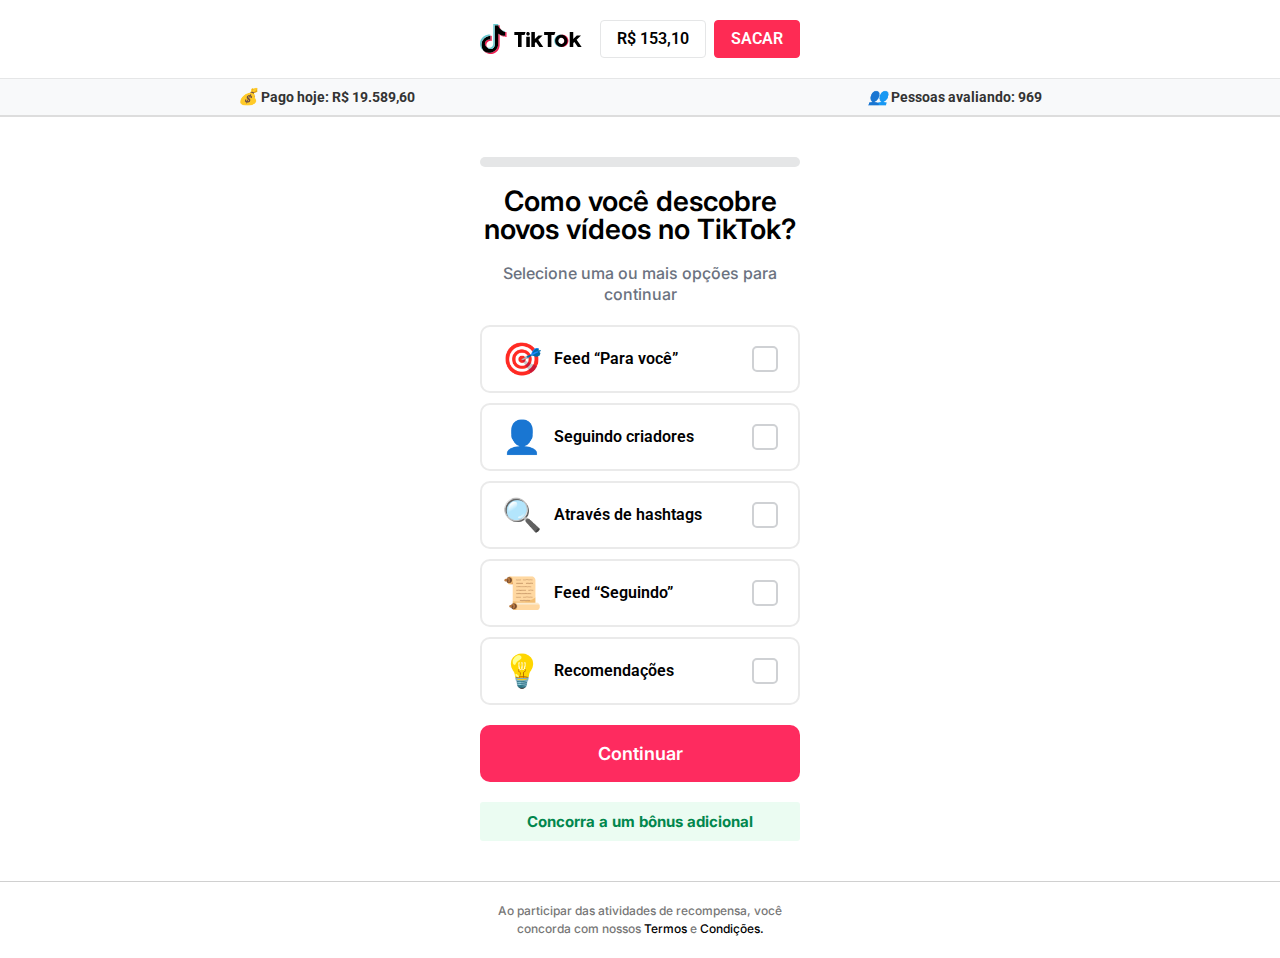
<file: 03/index.html>
<!DOCTYPE html><html lang="pt-BR"><head>
	<meta charset="UTF-8">
		<title>Pesquisa – Campanha Bonus</title>
<style>
#wpadminbar #wp-admin-bar-wccp_free_top_button .ab-icon:before {
	content: "\f160";
	color: #02CA02;
	top: 3px;
}
#wpadminbar #wp-admin-bar-wccp_free_top_button .ab-icon {
	transform: rotate(45deg);
}
</style>
<meta name="robots" content="max-image-preview:large">
<link rel="alternate" type="application/rss+xml" title="Feed para Campanha Bonus »" href="feed/index.html"> 	
<link rel="alternate" type="application/rss+xml" title="Feed de comentários para Campanha Bonus »" href="comments/feed/index.html">
<script>
window._wpemojiSettings = {"baseUrl":"https:\/\/s.w.org\/images\/core\/emoji\/15.0.3\/72x72\/","ext":".png","svgUrl":"https:\/\/s.w.org\/images\/core\/emoji\/15.0.3\/svg\/","svgExt":".svg","source":{"concatemoji":"https:\/\/campanhabonificada.online\/wp-includes\/js\/wp-emoji-release.min.js?ver=6.6.2"}};
/*! This file is auto-generated */
!function(i,n){var o,s,e;function c(e){try{var t={supportTests:e,timestamp:(new Date).valueOf()};sessionStorage.setItem(o,JSON.stringify(t))}catch(e){}}function p(e,t,n){e.clearRect(0,0,e.canvas.width,e.canvas.height),e.fillText(t,0,0);var t=new Uint32Array(e.getImageData(0,0,e.canvas.width,e.canvas.height).data),r=(e.clearRect(0,0,e.canvas.width,e.canvas.height),e.fillText(n,0,0),new Uint32Array(e.getImageData(0,0,e.canvas.width,e.canvas.height).data));return t.every(function(e,t){return e===r[t]})}function u(e,t,n){switch(t){case"flag":return n(e,"\ud83c\udff3\ufe0f\u200d\u26a7\ufe0f","\ud83c\udff3\ufe0f\u200b\u26a7\ufe0f")?!1:!n(e,"\ud83c\uddfa\ud83c\uddf3","\ud83c\uddfa\u200b\ud83c\uddf3")&&!n(e,"\ud83c\udff4\udb40\udc67\udb40\udc62\udb40\udc65\udb40\udc6e\udb40\udc67\udb40\udc7f","\ud83c\udff4\u200b\udb40\udc67\u200b\udb40\udc62\u200b\udb40\udc65\u200b\udb40\udc6e\u200b\udb40\udc67\u200b\udb40\udc7f");case"emoji":return!n(e,"\ud83d\udc26\u200d\u2b1b","\ud83d\udc26\u200b\u2b1b")}return!1}function f(e,t,n){var r="undefined"!=typeof WorkerGlobalScope&&self instanceof WorkerGlobalScope?new OffscreenCanvas(300,150):i.createElement("canvas"),a=r.getContext("2d",{willReadFrequently:!0}),o=(a.textBaseline="top",a.font="600 32px Arial",{});return e.forEach(function(e){o[e]=t(a,e,n)}),o}function t(e){var t=i.createElement("script");t.src=e,t.defer=!0,i.head.appendChild(t)}"undefined"!=typeof Promise&&(o="wpEmojiSettingsSupports",s=["flag","emoji"],n.supports={everything:!0,everythingExceptFlag:!0},e=new Promise(function(e){i.addEventListener("DOMContentLoaded",e,{once:!0})}),new Promise(function(t){var n=function(){try{var e=JSON.parse(sessionStorage.getItem(o));if("object"==typeof e&&"number"==typeof e.timestamp&&(new Date).valueOf()<e.timestamp+604800&&"object"==typeof e.supportTests)return e.supportTests}catch(e){}return null}();if(!n){if("undefined"!=typeof Worker&&"undefined"!=typeof OffscreenCanvas&&"undefined"!=typeof URL&&URL.createObjectURL&&"undefined"!=typeof Blob)try{var e="postMessage("+f.toString()+"("+[JSON.stringify(s),u.toString(),p.toString()].join(",")+"));",r=new Blob([e],{type:"text/javascript"}),a=new Worker(URL.createObjectURL(r),{name:"wpTestEmojiSupports"});return void(a.onmessage=function(e){c(n=e.data),a.terminate(),t(n)})}catch(e){}c(n=f(s,u,p))}t(n)}).then(function(e){for(var t in e)n.supports[t]=e[t],n.supports.everything=n.supports.everything&&n.supports[t],"flag"!==t&&(n.supports.everythingExceptFlag=n.supports.everythingExceptFlag&&n.supports[t]);n.supports.everythingExceptFlag=n.supports.everythingExceptFlag&&!n.supports.flag,n.DOMReady=!1,n.readyCallback=function(){n.DOMReady=!0}}).then(function(){return e}).then(function(){var e;n.supports.everything||(n.readyCallback(),(e=n.source||{}).concatemoji?t(e.concatemoji):e.wpemoji&&e.twemoji&&(t(e.twemoji),t(e.wpemoji)))}))}((window,document),window._wpemojiSettings);
</script>
<style id="wp-emoji-styles-inline-css">

	img.wp-smiley, img.emoji {
		display: inline !important;
		border: none !important;
		box-shadow: none !important;
		height: 1em !important;
		width: 1em !important;
		margin: 0 0.07em !important;
		vertical-align: -0.1em !important;
		background: none !important;
		padding: 0 !important;
	}
</style>
<style id="classic-theme-styles-inline-css">
/*! This file is auto-generated */
.wp-block-button__link{color:#fff;background-color:#32373c;border-radius:9999px;box-shadow:none;text-decoration:none;padding:calc(.667em + 2px) calc(1.333em + 2px);font-size:1.125em}.wp-block-file__button{background:#32373c;color:#fff;text-decoration:none}
</style>
<style id="global-styles-inline-css">
:root{--wp--preset--aspect-ratio--square: 1;--wp--preset--aspect-ratio--4-3: 4/3;--wp--preset--aspect-ratio--3-4: 3/4;--wp--preset--aspect-ratio--3-2: 3/2;--wp--preset--aspect-ratio--2-3: 2/3;--wp--preset--aspect-ratio--16-9: 16/9;--wp--preset--aspect-ratio--9-16: 9/16;--wp--preset--color--black: #000000;--wp--preset--color--cyan-bluish-gray: #abb8c3;--wp--preset--color--white: #ffffff;--wp--preset--color--pale-pink: #f78da7;--wp--preset--color--vivid-red: #cf2e2e;--wp--preset--color--luminous-vivid-orange: #ff6900;--wp--preset--color--luminous-vivid-amber: #fcb900;--wp--preset--color--light-green-cyan: #7bdcb5;--wp--preset--color--vivid-green-cyan: #00d084;--wp--preset--color--pale-cyan-blue: #8ed1fc;--wp--preset--color--vivid-cyan-blue: #0693e3;--wp--preset--color--vivid-purple: #9b51e0;--wp--preset--gradient--vivid-cyan-blue-to-vivid-purple: linear-gradient(135deg,rgba(6,147,227,1) 0%,rgb(155,81,224) 100%);--wp--preset--gradient--light-green-cyan-to-vivid-green-cyan: linear-gradient(135deg,rgb(122,220,180) 0%,rgb(0,208,130) 100%);--wp--preset--gradient--luminous-vivid-amber-to-luminous-vivid-orange: linear-gradient(135deg,rgba(252,185,0,1) 0%,rgba(255,105,0,1) 100%);--wp--preset--gradient--luminous-vivid-orange-to-vivid-red: linear-gradient(135deg,rgba(255,105,0,1) 0%,rgb(207,46,46) 100%);--wp--preset--gradient--very-light-gray-to-cyan-bluish-gray: linear-gradient(135deg,rgb(238,238,238) 0%,rgb(169,184,195) 100%);--wp--preset--gradient--cool-to-warm-spectrum: linear-gradient(135deg,rgb(74,234,220) 0%,rgb(151,120,209) 20%,rgb(207,42,186) 40%,rgb(238,44,130) 60%,rgb(251,105,98) 80%,rgb(254,248,76) 100%);--wp--preset--gradient--blush-light-purple: linear-gradient(135deg,rgb(255,206,236) 0%,rgb(152,150,240) 100%);--wp--preset--gradient--blush-bordeaux: linear-gradient(135deg,rgb(254,205,165) 0%,rgb(254,45,45) 50%,rgb(107,0,62) 100%);--wp--preset--gradient--luminous-dusk: linear-gradient(135deg,rgb(255,203,112) 0%,rgb(199,81,192) 50%,rgb(65,88,208) 100%);--wp--preset--gradient--pale-ocean: linear-gradient(135deg,rgb(255,245,203) 0%,rgb(182,227,212) 50%,rgb(51,167,181) 100%);--wp--preset--gradient--electric-grass: linear-gradient(135deg,rgb(202,248,128) 0%,rgb(113,206,126) 100%);--wp--preset--gradient--midnight: linear-gradient(135deg,rgb(2,3,129) 0%,rgb(40,116,252) 100%);--wp--preset--font-size--small: 13px;--wp--preset--font-size--medium: 20px;--wp--preset--font-size--large: 36px;--wp--preset--font-size--x-large: 42px;--wp--preset--spacing--20: 0.44rem;--wp--preset--spacing--30: 0.67rem;--wp--preset--spacing--40: 1rem;--wp--preset--spacing--50: 1.5rem;--wp--preset--spacing--60: 2.25rem;--wp--preset--spacing--70: 3.38rem;--wp--preset--spacing--80: 5.06rem;--wp--preset--shadow--natural: 6px 6px 9px rgba(0, 0, 0, 0.2);--wp--preset--shadow--deep: 12px 12px 50px rgba(0, 0, 0, 0.4);--wp--preset--shadow--sharp: 6px 6px 0px rgba(0, 0, 0, 0.2);--wp--preset--shadow--outlined: 6px 6px 0px -3px rgba(255, 255, 255, 1), 6px 6px rgba(0, 0, 0, 1);--wp--preset--shadow--crisp: 6px 6px 0px rgba(0, 0, 0, 1);}:where(.is-layout-flex){gap: 0.5em;}:where(.is-layout-grid){gap: 0.5em;}body .is-layout-flex{display: flex;}.is-layout-flex{flex-wrap: wrap;align-items: center;}.is-layout-flex > :is(*, div){margin: 0;}body .is-layout-grid{display: grid;}.is-layout-grid > :is(*, div){margin: 0;}:where(.wp-block-columns.is-layout-flex){gap: 2em;}:where(.wp-block-columns.is-layout-grid){gap: 2em;}:where(.wp-block-post-template.is-layout-flex){gap: 1.25em;}:where(.wp-block-post-template.is-layout-grid){gap: 1.25em;}.has-black-color{color: var(--wp--preset--color--black) !important;}.has-cyan-bluish-gray-color{color: var(--wp--preset--color--cyan-bluish-gray) !important;}.has-white-color{color: var(--wp--preset--color--white) !important;}.has-pale-pink-color{color: var(--wp--preset--color--pale-pink) !important;}.has-vivid-red-color{color: var(--wp--preset--color--vivid-red) !important;}.has-luminous-vivid-orange-color{color: var(--wp--preset--color--luminous-vivid-orange) !important;}.has-luminous-vivid-amber-color{color: var(--wp--preset--color--luminous-vivid-amber) !important;}.has-light-green-cyan-color{color: var(--wp--preset--color--light-green-cyan) !important;}.has-vivid-green-cyan-color{color: var(--wp--preset--color--vivid-green-cyan) !important;}.has-pale-cyan-blue-color{color: var(--wp--preset--color--pale-cyan-blue) !important;}.has-vivid-cyan-blue-color{color: var(--wp--preset--color--vivid-cyan-blue) !important;}.has-vivid-purple-color{color: var(--wp--preset--color--vivid-purple) !important;}.has-black-background-color{background-color: var(--wp--preset--color--black) !important;}.has-cyan-bluish-gray-background-color{background-color: var(--wp--preset--color--cyan-bluish-gray) !important;}.has-white-background-color{background-color: var(--wp--preset--color--white) !important;}.has-pale-pink-background-color{background-color: var(--wp--preset--color--pale-pink) !important;}.has-vivid-red-background-color{background-color: var(--wp--preset--color--vivid-red) !important;}.has-luminous-vivid-orange-background-color{background-color: var(--wp--preset--color--luminous-vivid-orange) !important;}.has-luminous-vivid-amber-background-color{background-color: var(--wp--preset--color--luminous-vivid-amber) !important;}.has-light-green-cyan-background-color{background-color: var(--wp--preset--color--light-green-cyan) !important;}.has-vivid-green-cyan-background-color{background-color: var(--wp--preset--color--vivid-green-cyan) !important;}.has-pale-cyan-blue-background-color{background-color: var(--wp--preset--color--pale-cyan-blue) !important;}.has-vivid-cyan-blue-background-color{background-color: var(--wp--preset--color--vivid-cyan-blue) !important;}.has-vivid-purple-background-color{background-color: var(--wp--preset--color--vivid-purple) !important;}.has-black-border-color{border-color: var(--wp--preset--color--black) !important;}.has-cyan-bluish-gray-border-color{border-color: var(--wp--preset--color--cyan-bluish-gray) !important;}.has-white-border-color{border-color: var(--wp--preset--color--white) !important;}.has-pale-pink-border-color{border-color: var(--wp--preset--color--pale-pink) !important;}.has-vivid-red-border-color{border-color: var(--wp--preset--color--vivid-red) !important;}.has-luminous-vivid-orange-border-color{border-color: var(--wp--preset--color--luminous-vivid-orange) !important;}.has-luminous-vivid-amber-border-color{border-color: var(--wp--preset--color--luminous-vivid-amber) !important;}.has-light-green-cyan-border-color{border-color: var(--wp--preset--color--light-green-cyan) !important;}.has-vivid-green-cyan-border-color{border-color: var(--wp--preset--color--vivid-green-cyan) !important;}.has-pale-cyan-blue-border-color{border-color: var(--wp--preset--color--pale-cyan-blue) !important;}.has-vivid-cyan-blue-border-color{border-color: var(--wp--preset--color--vivid-cyan-blue) !important;}.has-vivid-purple-border-color{border-color: var(--wp--preset--color--vivid-purple) !important;}.has-vivid-cyan-blue-to-vivid-purple-gradient-background{background: var(--wp--preset--gradient--vivid-cyan-blue-to-vivid-purple) !important;}.has-light-green-cyan-to-vivid-green-cyan-gradient-background{background: var(--wp--preset--gradient--light-green-cyan-to-vivid-green-cyan) !important;}.has-luminous-vivid-amber-to-luminous-vivid-orange-gradient-background{background: var(--wp--preset--gradient--luminous-vivid-amber-to-luminous-vivid-orange) !important;}.has-luminous-vivid-orange-to-vivid-red-gradient-background{background: var(--wp--preset--gradient--luminous-vivid-orange-to-vivid-red) !important;}.has-very-light-gray-to-cyan-bluish-gray-gradient-background{background: var(--wp--preset--gradient--very-light-gray-to-cyan-bluish-gray) !important;}.has-cool-to-warm-spectrum-gradient-background{background: var(--wp--preset--gradient--cool-to-warm-spectrum) !important;}.has-blush-light-purple-gradient-background{background: var(--wp--preset--gradient--blush-light-purple) !important;}.has-blush-bordeaux-gradient-background{background: var(--wp--preset--gradient--blush-bordeaux) !important;}.has-luminous-dusk-gradient-background{background: var(--wp--preset--gradient--luminous-dusk) !important;}.has-pale-ocean-gradient-background{background: var(--wp--preset--gradient--pale-ocean) !important;}.has-electric-grass-gradient-background{background: var(--wp--preset--gradient--electric-grass) !important;}.has-midnight-gradient-background{background: var(--wp--preset--gradient--midnight) !important;}.has-small-font-size{font-size: var(--wp--preset--font-size--small) !important;}.has-medium-font-size{font-size: var(--wp--preset--font-size--medium) !important;}.has-large-font-size{font-size: var(--wp--preset--font-size--large) !important;}.has-x-large-font-size{font-size: var(--wp--preset--font-size--x-large) !important;}
:where(.wp-block-post-template.is-layout-flex){gap: 1.25em;}:where(.wp-block-post-template.is-layout-grid){gap: 1.25em;}
:where(.wp-block-columns.is-layout-flex){gap: 2em;}:where(.wp-block-columns.is-layout-grid){gap: 2em;}
:root :where(.wp-block-pullquote){font-size: 1.5em;line-height: 1.6;}
</style>
<link rel="stylesheet" id="hello-elementor-css" href="css/style.min.css%2540ver%253D3.1.1.css" media="all">
<link rel="stylesheet" id="hello-elementor-theme-style-css" href="css/theme.min.css%2540ver%253D3.1.1.css" media="all">
<link rel="stylesheet" id="hello-elementor-header-footer-css" href="css/header-footer.min.css%2540ver%253D3.1.1.css" media="all">
<link rel="stylesheet" id="elementor-frontend-css" href="css/frontend.min.css%2540ver%253D3.24.7.css" media="all">
<link rel="stylesheet" id="elementor-post-5-css" href="css/post-5.css%2540ver%253D1730218676.css" media="all">
<link rel="stylesheet" id="widget-image-css" href="css/widget-image.min.css%2540ver%253D3.24.7.css" media="all">
<link rel="stylesheet" id="widget-heading-css" href="css/widget-heading.min.css%2540ver%253D3.24.7.css" media="all">
<link rel="stylesheet" id="widget-counter-css" href="css/widget-counter.min.css%2540ver%253D3.24.7.css" media="all">
<link rel="stylesheet" id="swiper-css" href="css/swiper.min.css%2540ver%253D8.4.5.css" media="all">
<link rel="stylesheet" id="e-swiper-css" href="css/e-swiper.min.css%2540ver%253D3.24.7.css" media="all">
<link rel="stylesheet" id="elementor-pro-css" href="css/frontend.min.css%2540ver%253D3.24.4.css" media="all">
<link rel="stylesheet" id="elementor-global-css" href="css/global.css%2540ver%253D1730218676.css" media="all">
<link rel="stylesheet" id="widget-progress-css" href="css/widget-progress.min.css%2540ver%253D3.24.7.css" media="all">
<link rel="stylesheet" id="elementor-post-13-css" href="css/post-13.css%2540ver%253D1730226348.css" media="all">
<link rel="stylesheet" id="elementor-post-824-css" href="css/post-824.css%2540ver%253D1730231262.css" media="all">
<link rel="stylesheet" id="elementor-post-292-css" href="css/post-292.css%2540ver%253D1730218676.css" media="all">
<link rel="stylesheet" id="elementor-post-285-css" href="css/post-285.css%2540ver%253D1730218676.css" media="all">
<link rel="stylesheet" id="elementor-post-280-css" href="css/post-280.css%2540ver%253D1730218676.css" media="all">
<link rel="stylesheet" id="elementor-post-277-css" href="css/post-277.css%2540ver%253D1730218676.css" media="all">
<link rel="stylesheet" id="elementor-post-274-css" href="css/post-274.css%2540ver%253D1730218676.css" media="all">
<link rel="stylesheet" id="elementor-post-271-css" href="css/post-271.css%2540ver%253D1730218677.css" media="all">
<link rel="stylesheet" id="elementor-post-268-css" href="css/post-268.css%2540ver%253D1730218677.css" media="all">
<link rel="stylesheet" id="elementor-post-265-css" href="css/post-265.css%2540ver%253D1730218677.css" media="all">
<link rel="stylesheet" id="elementor-post-262-css" href="css/post-262.css%2540ver%253D1730218677.css" media="all">
<link rel="stylesheet" id="elementor-post-259-css" href="css/post-259.css%2540ver%253D1730218677.css" media="all">
<link rel="stylesheet" id="elementor-post-256-css" href="css/post-256.css%2540ver%253D1730218677.css" media="all">
<link rel="stylesheet" id="elementor-post-253-css" href="css/post-253.css%2540ver%253D1730218677.css" media="all">
<link rel="stylesheet" id="google-fonts-1-css" href="https://fonts.googleapis.com/css?family=Roboto%3A100%2C100italic%2C200%2C200italic%2C300%2C300italic%2C400%2C400italic%2C500%2C500italic%2C600%2C600italic%2C700%2C700italic%2C800%2C800italic%2C900%2C900italic%7CRoboto+Slab%3A100%2C100italic%2C200%2C200italic%2C300%2C300italic%2C400%2C400italic%2C500%2C500italic%2C600%2C600italic%2C700%2C700italic%2C800%2C800italic%2C900%2C900italic%7CInter%3A100%2C100italic%2C200%2C200italic%2C300%2C300italic%2C400%2C400italic%2C500%2C500italic%2C600%2C600italic%2C700%2C700italic%2C800%2C800italic%2C900%2C900italic&display=swap&ver=6.6.2" media="all">
<link rel="preconnect" href="https://fonts.gstatic.com/" crossorigin=""><script src="jquery.min.js%2540ver%253D3.7.1" id="jquery-core-js"></script>
<script src="jquery-migrate.min.js%2540ver%253D3.4.1" id="jquery-migrate-js"></script>
<link rel="https://api.w.org/" href="wp-json/index.html"><link rel="alternate" title="JSON" type="application/json" href="wp-json/wp/v2/pages/13"><link rel="EditURI" type="application/rsd+xml" title="RSD" href="xmlrpc.php@rsd">
<meta name="generator" content="WordPress 6.6.2">
<link rel="canonical" href="index.html@p=13.html">
<link rel="shortlink" href="index.html@p=13.html">
<link rel="alternate" title="oEmbed (JSON)" type="application/json+oembed" href="wp-json/oembed/1.0/embed@url=https%253A%252F%252Fcampanhabonificada.online%252Fpesquisa-xc89%252F">
<link rel="alternate" title="oEmbed (XML)" type="text/xml+oembed" href="wp-json/oembed/1.0/embed@url=https%253A%252F%252Fcampanhabonificada.online%252Fpesquisa-xc89%252F&format=xml">
<script id="wpcp_disable_selection" type="text/javascript">
var image_save_msg='You are not allowed to save images!';
	var no_menu_msg='Context Menu disabled!';
	var smessage = "Content is protected !!";

function disableEnterKey(e)
{
	var elemtype = e.target.tagName;
	
	elemtype = elemtype.toUpperCase();
	
	if (elemtype == "TEXT" || elemtype == "TEXTAREA" || elemtype == "INPUT" || elemtype == "PASSWORD" || elemtype == "SELECT" || elemtype == "OPTION" || elemtype == "EMBED")
	{
		elemtype = 'TEXT';
	}
	
	if (e.ctrlKey){
     var key;
     if(window.event)
          key = window.event.keyCode;     //IE
     else
          key = e.which;     //firefox (97)
    //if (key != 17) alert(key);
     if (elemtype!= 'TEXT' && (key == 97 || key == 65 || key == 67 || key == 99 || key == 88 || key == 120 || key == 26 || key == 85  || key == 86 || key == 83 || key == 43 || key == 73))
     {
		if(wccp_free_iscontenteditable(e)) return true;
		show_wpcp_message('You are not allowed to copy content or view source');
		return false;
     }else
     	return true;
     }
}


/*For contenteditable tags*/
function wccp_free_iscontenteditable(e)
{
	var e = e || window.event; // also there is no e.target property in IE. instead IE uses window.event.srcElement
  	
	var target = e.target || e.srcElement;

	var elemtype = e.target.nodeName;
	
	elemtype = elemtype.toUpperCase();
	
	var iscontenteditable = "false";
		
	if(typeof target.getAttribute!="undefined" ) iscontenteditable = target.getAttribute("contenteditable"); // Return true or false as string
	
	var iscontenteditable2 = false;
	
	if(typeof target.isContentEditable!="undefined" ) iscontenteditable2 = target.isContentEditable; // Return true or false as boolean

	if(target.parentElement.isContentEditable) iscontenteditable2 = true;
	
	if (iscontenteditable == "true" || iscontenteditable2 == true)
	{
		if(typeof target.style!="undefined" ) target.style.cursor = "text";
		
		return true;
	}
}

////////////////////////////////////
function disable_copy(e)
{	
	var e = e || window.event; // also there is no e.target property in IE. instead IE uses window.event.srcElement
	
	var elemtype = e.target.tagName;
	
	elemtype = elemtype.toUpperCase();
	
	if (elemtype == "TEXT" || elemtype == "TEXTAREA" || elemtype == "INPUT" || elemtype == "PASSWORD" || elemtype == "SELECT" || elemtype == "OPTION" || elemtype == "EMBED")
	{
		elemtype = 'TEXT';
	}
	
	if(wccp_free_iscontenteditable(e)) return true;
	
	var isSafari = /Safari/.test(navigator.userAgent) && /Apple Computer/.test(navigator.vendor);
	
	var checker_IMG = '';
	if (elemtype == "IMG" && checker_IMG == 'checked' && e.detail >= 2) {show_wpcp_message(alertMsg_IMG);return false;}
	if (elemtype != "TEXT")
	{
		if (smessage !== "" && e.detail == 2)
			show_wpcp_message(smessage);
		
		if (isSafari)
			return true;
		else
			return false;
	}	
}

//////////////////////////////////////////
function disable_copy_ie()
{
	var e = e || window.event;
	var elemtype = window.event.srcElement.nodeName;
	elemtype = elemtype.toUpperCase();
	if(wccp_free_iscontenteditable(e)) return true;
	if (elemtype == "IMG") {show_wpcp_message(alertMsg_IMG);return false;}
	if (elemtype != "TEXT" && elemtype != "TEXTAREA" && elemtype != "INPUT" && elemtype != "PASSWORD" && elemtype != "SELECT" && elemtype != "OPTION" && elemtype != "EMBED")
	{
		return false;
	}
}	
function reEnable()
{
	return true;
}
document.onkeydown = disableEnterKey;
document.onselectstart = disable_copy_ie;
if(navigator.userAgent.indexOf('MSIE')==-1)
{
	document.onmousedown = disable_copy;
	document.onclick = reEnable;
}
function disableSelection(target)
{
    //For IE This code will work
    if (typeof target.onselectstart!="undefined")
    target.onselectstart = disable_copy_ie;
    
    //For Firefox This code will work
    else if (typeof target.style.MozUserSelect!="undefined")
    {target.style.MozUserSelect="none";}
    
    //All other  (ie: Opera) This code will work
    else
    target.onmousedown=function(){return false}
    target.style.cursor = "default";
}
//Calling the JS function directly just after body load
window.onload = function(){disableSelection(document.body);};

//////////////////special for safari Start////////////////
var onlongtouch;
var timer;
var touchduration = 1000; //length of time we want the user to touch before we do something

var elemtype = "";
function touchstart(e) {
	var e = e || window.event;
  // also there is no e.target property in IE.
  // instead IE uses window.event.srcElement
  	var target = e.target || e.srcElement;
	
	elemtype = window.event.srcElement.nodeName;
	
	elemtype = elemtype.toUpperCase();
	
	if(!wccp_pro_is_passive()) e.preventDefault();
	if (!timer) {
		timer = setTimeout(onlongtouch, touchduration);
	}
}

function touchend() {
    //stops short touches from firing the event
    if (timer) {
        clearTimeout(timer);
        timer = null;
    }
	onlongtouch();
}

onlongtouch = function(e) { //this will clear the current selection if anything selected
	
	if (elemtype != "TEXT" && elemtype != "TEXTAREA" && elemtype != "INPUT" && elemtype != "PASSWORD" && elemtype != "SELECT" && elemtype != "EMBED" && elemtype != "OPTION")	
	{
		if (window.getSelection) {
			if (window.getSelection().empty) {  // Chrome
			window.getSelection().empty();
			} else if (window.getSelection().removeAllRanges) {  // Firefox
			window.getSelection().removeAllRanges();
			}
		} else if (document.selection) {  // IE?
			document.selection.empty();
		}
		return false;
	}
};

document.addEventListener("DOMContentLoaded", function(event) { 
    window.addEventListener("touchstart", touchstart, false);
    window.addEventListener("touchend", touchend, false);
});

function wccp_pro_is_passive() {

  var cold = false,
  hike = function() {};

  try {
	  const object1 = {};
  var aid = Object.defineProperty(object1, 'passive', {
  get() {cold = true}
  });
  window.addEventListener('test', hike, aid);
  window.removeEventListener('test', hike, aid);
  } catch (e) {}

  return cold;
}
/*special for safari End*/
</script>
<script id="wpcp_disable_Right_Click" type="text/javascript">
document.ondragstart = function() { return false;}
	function nocontext(e) {
	   return false;
	}
	document.oncontextmenu = nocontext;
</script>
<style>
.unselectable
{
-moz-user-select:none;
-webkit-user-select:none;
cursor: default;
}
html
{
-webkit-touch-callout: none;
-webkit-user-select: none;
-khtml-user-select: none;
-moz-user-select: none;
-ms-user-select: none;
user-select: none;
-webkit-tap-highlight-color: rgba(0,0,0,0);
}
</style>
<script id="wpcp_css_disable_selection" type="text/javascript">
var e = document.getElementsByTagName('body')[0];
if(e)
{
	e.setAttribute('unselectable',"on");
}
</script>
<meta name="generator" content="Elementor 3.24.7; features: e_font_icon_svg, additional_custom_breakpoints, e_optimized_control_loading, e_element_cache; settings: css_print_method-external, google_font-enabled, font_display-swap">
			<style>
				.e-con.e-parent:nth-of-type(n+4):not(.e-lazyloaded):not(.e-no-lazyload),
				.e-con.e-parent:nth-of-type(n+4):not(.e-lazyloaded):not(.e-no-lazyload) * {
					background-image: none !important;
				}
				@media screen and (max-height: 1024px) {
					.e-con.e-parent:nth-of-type(n+3):not(.e-lazyloaded):not(.e-no-lazyload),
					.e-con.e-parent:nth-of-type(n+3):not(.e-lazyloaded):not(.e-no-lazyload) * {
						background-image: none !important;
					}
				}
				@media screen and (max-height: 640px) {
					.e-con.e-parent:nth-of-type(n+2):not(.e-lazyloaded):not(.e-no-lazyload),
					.e-con.e-parent:nth-of-type(n+2):not(.e-lazyloaded):not(.e-no-lazyload) * {
						background-image: none !important;
					}
				}
			</style>
			<link rel="icon" href="images/5aZtprEKjIB8.jpg" sizes="32x32">
<link rel="icon" href="images/77WQuJPYEXzg.jpg" sizes="192x192">
<link rel="apple-touch-icon" href="images/77WQuJPYEXzg.jpg">
<meta name="msapplication-TileImage" content="https://campanhabonificada.online/wp-content/uploads/2024/10/tiktok-logo-300x300.jpg">
	<meta name="viewport" content="width=device-width, initial-scale=1.0, viewport-fit=cover"><script src="js/DeG4D3WgnvkD.js" defer=""></script><script src="js/ymuxwr7LhKli.js" defer=""></script><script src="js/wp-emoji-release.min.js" defer=""></script><script src="js/wp-emoji-release.min_1.js" defer=""></script></head>
<body class="page-template page-template-elementor_canvas page page-id-13 unselectable elementor-default elementor-template-canvas elementor-kit-5 elementor-page elementor-page-13" style="cursor: default;">
			<div data-elementor-type="wp-page" data-elementor-id="13" class="elementor elementor-13" data-elementor-post-type="page">
				<div class="elementor-element elementor-element-6d333cd3 e-flex e-con-boxed e-con e-parent e-lazyloaded" data-id="6d333cd3" data-element_type="container" data-settings="{" background_background":"classic","sticky":"top","sticky_on":["desktop","tablet","mobile"],"sticky_offset":0,"sticky_effects_offset":0}"="">
					<div class="e-con-inner">
		<div class="elementor-element elementor-element-3e1bafde e-con-full e-flex e-con e-child" data-id="3e1bafde" data-element_type="container">
				<div class="elementor-element elementor-element-7b829fff elementor-widget elementor-widget-image" data-id="7b829fff" data-element_type="widget" data-widget_type="image.default">
				<div class="elementor-widget-container">
													<img decoding="async" width="102" height="30" src="images/VaLOyO4IvYcG.svg" class="attachment-large size-large wp-image-35" alt="">													</div>
				</div>
				</div>
		<div class="elementor-element elementor-element-1e73c269 e-con-full e-flex e-con e-child" data-id="1e73c269" data-element_type="container">
				<div class="elementor-element elementor-element-b68840a elementor-align-left elementor-widget elementor-widget-button" data-id="b68840a" data-element_type="widget" data-widget_type="button.default">
				<div class="elementor-widget-container">
					<div class="elementor-button-wrapper">
			<a class="elementor-button elementor-button-link elementor-size-sm" href="./4">
						<span class="elementor-button-content-wrapper">
									<span class="elementor-button-text">R$ 153,10</span>
					</span>
					</a>
		</div>
				</div>
				</div>
				<div class="elementor-element elementor-element-455002ce elementor-align-left elementor-widget elementor-widget-button" data-id="455002ce" data-element_type="widget" data-widget_type="button.default">
				<div class="elementor-widget-container">
					<div class="elementor-button-wrapper">
<a id="utmLink" href="../11/index.html" class="elementor-button elementor-button-link elementor-size-sm">
  SACAR
</a>

<script>
document.addEventListener("DOMContentLoaded", function() {
  var utmParams = ['utm_source', 'utm_medium', 'utm_campaign', 'utm_term', 'utm_content'];
  var urlParams = new URLSearchParams(window.location.search);
  var queryString = '';

  utmParams.forEach(function(param) {
    if(urlParams.has(param)) {
      queryString += (queryString ? '&' : '?') + param + '=' + encodeURIComponent(urlParams.get(param));
    }
  });

  if(queryString) {
    document.getElementById('utmLink').href += queryString;
  }
});
</script>
					
					
		</div>
				</div>
				</div>
				</div>
					</div>
				</div>

  <meta charset="UTF-8">
  <title>Pesquisa – Campanha Bonus</title>
  <style>
      /* Estilos para os pop-ups de informações */
      .info-bar {
          display: flex;
          justify-content: space-around;
          align-items: center;
          background: #f8f9fa;
          padding: 6px 12px;
          font-size: 14px;
          font-weight: bold;
          color: #333;
          border-bottom: 2px solid #ddd;
          text-align: center;
          white-space: nowrap;
      }

      .info-item {
          display: flex;
          align-items: center;
          gap: 3px;
      }

      .info-item i {
          color: #28a745;
          font-size: 16px;
      }

      /* Pop-ups de depoimentos */
      .testimonial-popup {
          position: fixed;
          bottom: 20px;
          left: 50%;
          transform: translateX(-50%);
          background: #ffffff;
          color: #333;
          padding: 12px 18px;
          border-radius: 10px;
          box-shadow: 0px 4px 12px rgba(0, 0, 0, 0.3);
          font-size: 15px;
          font-weight: bold;
          display: none;
          z-index: 9999;
          text-align: center;
          max-width: 90%;
          animation: fadeInOut 5s ease-in-out;
      }

      @keyframes fadeInOut {
          0% { opacity: 0; transform: translateY(20px); }
          10% { opacity: 1; transform: translateY(0); }
          90% { opacity: 1; transform: translateY(0); }
          100% { opacity: 0; transform: translateY(20px); }
      }

      /* Responsividade para manter em linha */
      @media screen and (max-width: 480px) {
          .info-bar {
              flex-wrap: nowrap;
              overflow: hidden;
              font-size: 12px;
              padding: 5px 8px;
          }
          .info-item {
              gap: 2px;
          }
          .info-item i {
              font-size: 14px;
          }
      }
  </style>



  <!-- Barra de informações abaixo da logo, valor e botão -->
  <div class="info-bar">
      <div class="info-item">
          <i>💰</i>
          <span id="pago-hoje">Pago hoje: R$ 19.589,60</span>
      </div>
      <div class="info-item">
          <i>👥</i>
          <span id="pessoas-avaliando">Pessoas avaliando: 969</span>
      </div>
  </div>

  <!-- Pop-up de Depoimentos -->
  <div id="testimonial-popup" class="testimonial-popup"></div>

  <script>
      function animatePagoHoje() {
          let valor = 19589.60;
          setInterval(() => {
              let incremento = (Math.random() * 50 + 10).toFixed(2); // Aumenta valores entre 10 e 60 reais a cada 2 segundos
              valor += parseFloat(incremento);
              document.getElementById("pago-hoje").innerHTML = `Pago hoje: R$ ${valor.toLocaleString("pt-BR", { minimumFractionDigits: 2 })}`;
          }, 2000); // Atualiza a cada 2 segundos
      }

      function animatePessoasAvaliando() {
          let pessoas = 969;
          setInterval(() => {
              let variacao = Math.floor(Math.random() * 50) - 10; // Aumenta entre -10 e +40 pessoas
              pessoas += variacao;
              if (pessoas < 850) pessoas = 850; // Mantém um mínimo de pessoas
              document.getElementById("pessoas-avaliando").innerHTML = `Pessoas avaliando: ${pessoas}`;
          }, 1500); // Atualiza a cada 1.5 segundos
      }

      function showTestimonial() {
          const testimonials = [
              "⭐ Ana sacou <span style='color: #28a745;'>R$234</span> agora!",
              "🔥 João acabou de sacar <span style='color: #28a745;'>R$870</span>!",
              "💰 Maria recebeu <span style='color: #28a745;'>R$1.230</span> via Pix!",
              "🎁 Pedro sacou <span style='color: #28a745;'>R$500</span> na sua conta!",
              "🚀 Carla completou 4 pesquisas hoje!",
              "💎 Felipe retirou <span style='color: #28a745;'>R$750</span> da plataforma!",
              "🎉 Laura desbloqueou seu saldo de <span style='color: #28a745;'>R$1.100</span>!",
              "⚡ Marcos finalizou 3 avaliações e já pode sacar!",
              "💵 Bruna atingiu <span style='color: #28a745;'>R$600</span> acumulados!",
              "🔥 Rafael conseguiu mais <span style='color: #28a745;'>R$450</span> em recompensas!"
          ];
          const testimonialPopup = document.getElementById("testimonial-popup");
          const randomTestimonial = testimonials[Math.floor(Math.random() * testimonials.length)];
          testimonialPopup.innerHTML = randomTestimonial;
          testimonialPopup.style.display = "block";
          setTimeout(() => {
              testimonialPopup.style.display = "none";
          }, 5000); // Tempo de exibição do depoimento
      }

      document.addEventListener("DOMContentLoaded", function() {
          animatePagoHoje();
          animatePessoasAvaliando();
          setInterval(showTestimonial, 7000); // Exibir um novo depoimento a cada 7 segundos
      });
  </script>



		<div class="elementor-element elementor-element-6fd79a51 e-flex e-con-boxed e-con e-parent e-lazyloaded" data-id="6fd79a51" data-element_type="container" data-settings="{" background_background":"classic"}"="">
					<div class="e-con-inner">
				<div class="elementor-element elementor-element-506c9962 elementor-widget-mobile__width-inherit elementor-widget__width-inherit elementor-widget elementor-widget-progress" data-id="506c9962" data-element_type="widget" data-widget_type="progress.default">
				<div class="elementor-widget-container">
			
		<div class="elementor-progress-wrapper" role="progressbar" aria-valuemin="0" aria-valuemax="100" aria-valuenow="30">
			<div class="elementor-progress-bar" data-max="30">
				<span class="elementor-progress-text"></span>
							</div>
		</div>
				</div>
				</div>
				<div class="elementor-element elementor-element-fe37104 elementor-widget elementor-widget-heading" data-id="fe37104" data-element_type="widget" data-widget_type="heading.default">
				<div class="elementor-widget-container">
			<h2 class="elementor-heading-title elementor-size-default">Como você descobre novos vídeos no TikTok?</h2>		</div>
				</div>
				<div class="elementor-element elementor-element-4499e2d9 elementor-widget elementor-widget-heading" data-id="4499e2d9" data-element_type="widget" data-widget_type="heading.default">
				<div class="elementor-widget-container">
			<h2 class="elementor-heading-title elementor-size-default">Selecione uma ou mais opções  para continuar</h2>		</div>
				</div>
				<div class="elementor-element elementor-element-210a0aab elementor-widget__width-inherit elementor-widget-mobile__width-inherit elementor-widget elementor-widget-html" data-id="210a0aab" data-element_type="widget" data-widget_type="html.default">
				<div class="elementor-widget-container">
			<!-- Opções de Avaliação -->
<div class="rating-option">
    <input type="checkbox" id="for-you-feed" name="rating">
    <label for="for-you-feed">
        <span class="emoji">🎯</span>
        <span>Feed “Para você”</span>
        <div class="checkbox-custom"></div>
    </label>
</div>

<div class="rating-option">
    <input type="checkbox" id="following-creators" name="rating">
    <label for="following-creators">
        <span class="emoji">👤</span>
        <span>Seguindo criadores</span>
        <div class="checkbox-custom"></div>
    </label>
</div>

<div class="rating-option">
    <input type="checkbox" id="hashtags" name="rating">
    <label for="hashtags">
        <span class="emoji">🔍</span>
        <span>Através de hashtags</span>
        <div class="checkbox-custom"></div>
    </label>
</div>

<div class="rating-option">
    <input type="checkbox" id="following-feed" name="rating">
    <label for="following-feed">
        <span class="emoji">📜</span>
        <span>Feed “Seguindo”</span>
        <div class="checkbox-custom"></div>
    </label>
</div>

<div class="rating-option">
    <input type="checkbox" id="recommendations" name="rating">
    <label for="recommendations">
        <span class="emoji">💡</span>
        <span>Recomendações</span>
        <div class="checkbox-custom"></div>
    </label>
</div>

<!-- Botão "Continuar" com evento onclick -->
<div class="continue-button" onclick="validateSelection()">Continuar</div>
<div id="error-message" style="color: red; display: none;">Por favor, selecione uma opção.</div>

<!-- Inclusão da biblioteca de confetti -->
<script src="js/IDyNSMaqpyAw.js"></script>

<script>
function validateSelection() {
    // Obtém todos os checkboxes
    const checkboxes = document.querySelectorAll('.rating-option input[type="checkbox"]');
    const errorMessage = document.getElementById('error-message');
    
    // Verifica se pelo menos um checkbox está selecionado
    const isChecked = Array.from(checkboxes).some(checkbox => checkbox.checked);

    if (isChecked) {
        errorMessage.style.display = 'none'; // Esconde a mensagem de erro

        // Ativa o efeito de confetti
        confetti.start(); 
        setTimeout(function(){ confetti.stop(); }, 1000); // Para o confetti após 1 segundo
        
        // Abre o popup do Elementor usando o novo ID numérico do popup
        elementorProFrontend.modules.popup.showPopup({ id: 259 });

    } else {
        errorMessage.style.display = 'block'; // Exibe a mensagem de erro
    }
}
</script>
		</div>
				</div>
				<div class="elementor-element elementor-element-17373b58 elementor-mobile-align-justify elementor-widget-mobile__width-inherit elementor-align-justify elementor-widget__width-inherit elementor-widget elementor-widget-button" data-id="17373b58" data-element_type="widget" data-widget_type="button.default">
				<div class="elementor-widget-container">
					<div class="elementor-button-wrapper">
			<a class="elementor-button elementor-button-link elementor-size-sm" href="">
						<span class="elementor-button-content-wrapper">
									<span class="elementor-button-text">Concorra a um bônus adicional</span>
					</span>
					</a>
		</div>
				</div>
				</div>
					</div>
				</div>
		<div class="elementor-element elementor-element-9a90aa8 e-flex e-con-boxed e-con e-parent e-lazyloaded" data-id="9a90aa8" data-element_type="container" data-settings="{" background_background":"classic"}"="">
					<div class="e-con-inner">
				<div class="elementor-element elementor-element-51130b37 elementor-widget elementor-widget-heading" data-id="51130b37" data-element_type="widget" data-widget_type="heading.default">
				<div class="elementor-widget-container">
			<h2 class="elementor-heading-title elementor-size-default">Ao participar das atividades de recompensa, você concorda com nossos <span style="color: #000000">Termos</span> e  <span style="color: #000000">Condições.</span></h2>		</div>
				</div>
					</div>
				</div>
				</div>
			<div id="wpcp-error-message" class="msgmsg-box-wpcp hideme"><span>error: </span>Content is protected !!</div>
	<script>
	var timeout_result;
	function show_wpcp_message(smessage)
	{
		if (smessage !== "")
			{
			var smessage_text = '<span>Alert: </span>'+smessage;
			document.getElementById("wpcp-error-message").innerHTML = smessage_text;
			document.getElementById("wpcp-error-message").className = "msgmsg-box-wpcp warning-wpcp showme";
			clearTimeout(timeout_result);
			timeout_result = setTimeout(hide_message, 3000);
			}
	}
	function hide_message()
	{
		document.getElementById("wpcp-error-message").className = "msgmsg-box-wpcp warning-wpcp hideme";
	}
	</script>
		<style>
	@media print {
	body * {display: none !important;}
		body:after {
		content: "You are not allowed to print preview this page, Thank you"; }
	}
	</style>
		<style type="text/css">
	#wpcp-error-message {
	    direction: ltr;
	    text-align: center;
	    transition: opacity 900ms ease 0s;
	    z-index: 99999999;
	}
	.hideme {
    	opacity:0;
    	visibility: hidden;
	}
	.showme {
    	opacity:1;
    	visibility: visible;
	}
	.msgmsg-box-wpcp {
		border:1px solid #f5aca6;
		border-radius: 10px;
		color: #555;
		font-family: Tahoma;
		font-size: 11px;
		margin: 10px;
		padding: 10px 36px;
		position: fixed;
		width: 255px;
		top: 50%;
  		left: 50%;
  		margin-top: -10px;
  		margin-left: -130px;
  		-webkit-box-shadow: 0px 0px 34px 2px rgba(242,191,191,1);
		-moz-box-shadow: 0px 0px 34px 2px rgba(242,191,191,1);
		box-shadow: 0px 0px 34px 2px rgba(242,191,191,1);
	}
	.msgmsg-box-wpcp span {
		font-weight:bold;
		text-transform:uppercase;
	}
		.warning-wpcp {
		background:#ffecec url('images/Tdl9GXUC28E3.png') no-repeat 10px 50%;
	}
    </style>
		<div data-elementor-type="popup" data-elementor-id="285" class="elementor elementor-285 elementor-location-popup" data-elementor-settings="{" entrance_animation_mobile":"none","prevent_scroll":"yes","a11y_navigation":"yes","triggers":[],"timing":[]}"="" data-elementor-post-type="elementor_library">
			<div class="elementor-element elementor-element-7b81e10d e-flex e-con-boxed e-con e-parent e-lazyloaded" data-id="7b81e10d" data-element_type="container">
					<div class="e-con-inner">
		<div class="elementor-element elementor-element-2e2a8f82 e-con-full e-flex e-con e-child" data-id="2e2a8f82" data-element_type="container">
				<div class="elementor-element elementor-element-7b5a2a8b elementor-widget elementor-widget-image" data-id="7b5a2a8b" data-element_type="widget" data-widget_type="image.default">
				<div class="elementor-widget-container">
													<img width="765" height="212" src="images/hMbDbPv4cL1b.svg" class="attachment-large size-large wp-image-283" alt="">													</div>
				</div>
				<div class="elementor-element elementor-element-53d59c40 elementor-widget elementor-widget-image" data-id="53d59c40" data-element_type="widget" data-widget_type="image.default">
				<div class="elementor-widget-container">
													<img width="765" height="212" src="images/Bsn5SKDTAYWW.svg" class="attachment-large size-large wp-image-284" alt="">													</div>
				</div>
				</div>
		<div class="elementor-element elementor-element-1e88ebc6 e-con-full e-flex e-con e-child" data-id="1e88ebc6" data-element_type="container">
				<div class="elementor-element elementor-element-4a632043 elementor-widget elementor-widget-heading" data-id="4a632043" data-element_type="widget" data-widget_type="heading.default">
				<div class="elementor-widget-container">
			<h2 class="elementor-heading-title elementor-size-default">Concorra a um bônus adicional</h2>		</div>
				</div>
				<div class="elementor-element elementor-element-2e859fce elementor-widget elementor-widget-heading" data-id="2e859fce" data-element_type="widget" data-widget_type="heading.default">
				<div class="elementor-widget-container">
			<h2 class="elementor-heading-title elementor-size-default">Participe das nossas pesquisas e tenha a chance de ganhar um bônus extra como recompensa!</h2>		</div>
				</div>
				<div class="elementor-element elementor-element-53e33a5e elementor-align-justify elementor-mobile-align-justify elementor-widget-mobile__width-inherit elementor-widget__width-inherit elementor-widget elementor-widget-button" data-id="53e33a5e" data-element_type="widget" data-widget_type="button.default">
				<div class="elementor-widget-container">
					<div class="elementor-button-wrapper">
			<a class="elementor-button elementor-button-link elementor-size-sm" href="index.html@p=13.html#elementor-action%3Aaction%3Dpopup%3Aclose%26settings%3DeyJkb19ub3Rfc2hvd19hZ2FpbiI6IiJ9">
						<span class="elementor-button-content-wrapper">
									<span class="elementor-button-text">OK</span>
					</span>
					</a>
		</div>
				</div>
				</div>
				</div>
					</div>
				</div>
				</div>
				<div data-elementor-type="popup" data-elementor-id="824" class="elementor elementor-824 elementor-location-popup" data-elementor-settings="{" entrance_animation_mobile":"none","prevent_scroll":"yes","a11y_navigation":"yes","triggers":[],"timing":[]}"="" data-elementor-post-type="elementor_library">
			<div class="elementor-element elementor-element-763c1865 e-flex e-con-boxed e-con e-parent e-lazyloaded" data-id="763c1865" data-element_type="container">
					<div class="e-con-inner">
		<div class="elementor-element elementor-element-30015127 e-con-full e-flex e-con e-child" data-id="30015127" data-element_type="container">
				<div class="elementor-element elementor-element-5a85f3c elementor-widget elementor-widget-image" data-id="5a85f3c" data-element_type="widget" data-widget_type="image.default">
				<div class="elementor-widget-container">
													<img width="71" height="71" src="images/gjw4s4D1qBxy.svg" class="attachment-large size-large wp-image-828" alt="">													</div>
				</div>
				</div>
		<div class="elementor-element elementor-element-64a4e2a8 e-con-full e-flex e-con e-child" data-id="64a4e2a8" data-element_type="container">
				<div class="elementor-element elementor-element-7f5990f6 elementor-widget elementor-widget-heading" data-id="7f5990f6" data-element_type="widget" data-widget_type="heading.default">
				<div class="elementor-widget-container">
			<h2 class="elementor-heading-title elementor-size-default">Complete a pesquisa</h2>		</div>
				</div>
				<div class="elementor-element elementor-element-433242f5 elementor-widget elementor-widget-heading" data-id="433242f5" data-element_type="widget" data-widget_type="heading.default">
				<div class="elementor-widget-container">
			<h2 class="elementor-heading-title elementor-size-default">Complete a pesquisa para realizar o saque dos seus ganhos.</h2>		</div>
				</div>
				<div class="elementor-element elementor-element-5062007a elementor-align-justify elementor-mobile-align-justify elementor-widget-mobile__width-inherit elementor-widget__width-inherit elementor-widget elementor-widget-button" data-id="5062007a" data-element_type="widget" data-widget_type="button.default">
				<div class="elementor-widget-container">
					<div class="elementor-button-wrapper">
			<a class="elementor-button elementor-button-link elementor-size-sm" href="index.html@p=13.html#elementor-action%3Aaction%3Dpopup%3Aclose%26settings%3DeyJkb19ub3Rfc2hvd19hZ2FpbiI6IiJ9">
						<span class="elementor-button-content-wrapper">
									<span class="elementor-button-text">OK</span>
					</span>
					</a>
		</div>
				</div>
				</div>
				</div>
					</div>
				</div>
				</div>
				<div data-elementor-type="popup" data-elementor-id="292" class="elementor elementor-292 elementor-location-popup" data-elementor-settings="{" open_selector":"popup1","prevent_close_on_background_click":"yes","prevent_close_on_esc_key":"yes","prevent_scroll":"yes","triggers":[],"timing":[]}"="" data-elementor-post-type="elementor_library">
			<div class="elementor-element elementor-element-49c72b8c e-flex e-con-boxed e-con e-parent" data-id="49c72b8c" data-element_type="container" data-settings="{" background_background":"classic"}"="">
					<div class="e-con-inner">
		<div class="elementor-element elementor-element-61e3b194 e-con-full e-flex e-con e-child" data-id="61e3b194" data-element_type="container" data-settings="{" background_background":"classic"}"="">
				<div class="elementor-element elementor-element-73eccc50 elementor-widget elementor-widget-heading" data-id="73eccc50" data-element_type="widget" data-widget_type="heading.default">
				<div class="elementor-widget-container">
			<h2 class="elementor-heading-title elementor-size-default">Nova recompensa</h2>		</div>
				</div>
				</div>
		<div class="elementor-element elementor-element-17c1419c e-con-full e-flex e-con e-child" data-id="17c1419c" data-element_type="container" data-settings="{" background_background":"gradient"}"="">
				<div class="elementor-element elementor-element-12f866e3 elementor-widget elementor-widget-heading" data-id="12f866e3" data-element_type="widget" data-widget_type="heading.default">
				<div class="elementor-widget-container">
			<h2 class="elementor-heading-title elementor-size-default">Você ganhou</h2>		</div>
				</div>
				<div class="elementor-element elementor-element-51613f87 elementor-widget elementor-widget-counter" data-id="51613f87" data-element_type="widget" data-widget_type="counter.default">
				<div class="elementor-widget-container">
					<div class="elementor-counter">
						<div class="elementor-counter-number-wrapper">
				<span class="elementor-counter-number-prefix">R$</span>
				<span class="elementor-counter-number" data-duration="5000" data-to-value="54.87" data-from-value="0">0</span>
				<span class="elementor-counter-number-suffix"></span>
			</div>
		</div>
				</div>
				</div>
				<div class="elementor-element elementor-element-233f4a5f elementor-widget elementor-widget-heading" data-id="233f4a5f" data-element_type="widget" data-widget_type="heading.default">
				<div class="elementor-widget-container">
			<h2 class="elementor-heading-title elementor-size-default">Clique no botão abaixo para sacar suas recompensas</h2>		</div>
				</div>
				<div class="elementor-element elementor-element-51e1c557 elementor-mobile-align-justify atualizar-saldo elementor-align-justify elementor-widget__width-initial elementor-widget-mobile__width-inherit elementor-widget elementor-widget-button" data-id="51e1c557" data-element_type="widget" data-widget_type="button.default">
				<div class="elementor-widget-container">
					<div class="elementor-button-wrapper">
			<a class="elementor-button elementor-button-link elementor-size-sm" href="../11/index.html/">
						<span class="elementor-button-content-wrapper">
									<span class="elementor-button-text">SACAR DINHEIRO</span>
					</span>
					</a>
		</div>
				</div>
				</div>
				</div>
					</div>
				</div>
				</div>
				<div data-elementor-type="popup" data-elementor-id="280" class="elementor elementor-280 elementor-location-popup" data-elementor-settings="{" open_selector":"popup1","prevent_close_on_background_click":"yes","prevent_close_on_esc_key":"yes","prevent_scroll":"yes","triggers":[],"timing":[]}"="" data-elementor-post-type="elementor_library">
			<div class="elementor-element elementor-element-2bfe2260 e-flex e-con-boxed e-con e-parent" data-id="2bfe2260" data-element_type="container" data-settings="{" background_background":"classic"}"="">
					<div class="e-con-inner">
		<div class="elementor-element elementor-element-56ec925 e-con-full e-flex e-con e-child" data-id="56ec925" data-element_type="container" data-settings="{" background_background":"classic"}"="">
				<div class="elementor-element elementor-element-520db830 elementor-widget elementor-widget-heading" data-id="520db830" data-element_type="widget" data-widget_type="heading.default">
				<div class="elementor-widget-container">
			<h2 class="elementor-heading-title elementor-size-default">Nova recompensa</h2>		</div>
				</div>
				</div>
		<div class="elementor-element elementor-element-217ff36d e-con-full e-flex e-con e-child" data-id="217ff36d" data-element_type="container" data-settings="{" background_background":"classic"}"="">
				<div class="elementor-element elementor-element-7ad60375 elementor-widget elementor-widget-heading" data-id="7ad60375" data-element_type="widget" data-widget_type="heading.default">
				<div class="elementor-widget-container">
			<h2 class="elementor-heading-title elementor-size-default">Você ganhou</h2>		</div>
				</div>
				<div class="elementor-element elementor-element-5e40c6b8 elementor-widget elementor-widget-counter" data-id="5e40c6b8" data-element_type="widget" data-widget_type="counter.default">
				<div class="elementor-widget-container">
					<div class="elementor-counter">
						<div class="elementor-counter-number-wrapper">
				<span class="elementor-counter-number-prefix">R$</span>
				<span class="elementor-counter-number" data-duration="5000" data-to-value="73.28" data-from-value="0">0</span>
				<span class="elementor-counter-number-suffix"></span>
			</div>
		</div>
				</div>
				</div>
				<div class="elementor-element elementor-element-1cabbf26 elementor-widget elementor-widget-heading" data-id="1cabbf26" data-element_type="widget" data-widget_type="heading.default">
				<div class="elementor-widget-container">
			<h2 class="elementor-heading-title elementor-size-default">Responda mais pesquisas para ganhar até R$850</h2>		</div>
				</div>
				<div class="elementor-element elementor-element-16aa0bba elementor-mobile-align-justify atualizar-saldo elementor-align-justify elementor-widget__width-inherit elementor-widget-mobile__width-inherit elementor-widget elementor-widget-button" data-id="16aa0bba" data-element_type="widget" data-widget_type="button.default">
				<div class="elementor-widget-container">
					<div class="elementor-button-wrapper">
			<a class="elementor-button elementor-button-link elementor-size-sm" href="../04/index.html">
						<span class="elementor-button-content-wrapper">
									<span class="elementor-button-text">Continuar recebendo</span>
					</span>
					</a>
		</div>
				</div>
				</div>
				</div>
					</div>
				</div>
		<div class="elementor-element elementor-element-5d8091f2 e-flex e-con-boxed e-con e-parent" data-id="5d8091f2" data-element_type="container">
					<div class="e-con-inner">
					</div>
				</div>
				</div>
				<div data-elementor-type="popup" data-elementor-id="277" class="elementor elementor-277 elementor-location-popup" data-elementor-settings="{" open_selector":"popup1","prevent_close_on_background_click":"yes","prevent_close_on_esc_key":"yes","prevent_scroll":"yes","triggers":[],"timing":[]}"="" data-elementor-post-type="elementor_library">
			<div class="elementor-element elementor-element-2e42e62f e-flex e-con-boxed e-con e-parent" data-id="2e42e62f" data-element_type="container" data-settings="{" background_background":"classic"}"="">
					<div class="e-con-inner">
		<div class="elementor-element elementor-element-34d2de13 e-con-full e-flex e-con e-child" data-id="34d2de13" data-element_type="container" data-settings="{" background_background":"classic"}"="">
				<div class="elementor-element elementor-element-659da6ae elementor-widget elementor-widget-heading" data-id="659da6ae" data-element_type="widget" data-widget_type="heading.default">
				<div class="elementor-widget-container">
			<h2 class="elementor-heading-title elementor-size-default">Nova recompensa</h2>		</div>
				</div>
				</div>
		<div class="elementor-element elementor-element-76e00a69 e-con-full e-flex e-con e-child" data-id="76e00a69" data-element_type="container" data-settings="{" background_background":"classic"}"="">
				<div class="elementor-element elementor-element-730ca323 elementor-widget elementor-widget-heading" data-id="730ca323" data-element_type="widget" data-widget_type="heading.default">
				<div class="elementor-widget-container">
			<h2 class="elementor-heading-title elementor-size-default">Você ganhou</h2>		</div>
				</div>
				<div class="elementor-element elementor-element-7f9482e elementor-widget elementor-widget-counter" data-id="7f9482e" data-element_type="widget" data-widget_type="counter.default">
				<div class="elementor-widget-container">
					<div class="elementor-counter">
						<div class="elementor-counter-number-wrapper">
				<span class="elementor-counter-number-prefix">R$</span>
				<span class="elementor-counter-number" data-duration="5000" data-to-value="46.98" data-from-value="0">0</span>
				<span class="elementor-counter-number-suffix"></span>
			</div>
		</div>
				</div>
				</div>
				<div class="elementor-element elementor-element-260cad3 elementor-widget elementor-widget-heading" data-id="260cad3" data-element_type="widget" data-widget_type="heading.default">
				<div class="elementor-widget-container">
			<h2 class="elementor-heading-title elementor-size-default">Responda mais pesquisas para ganhar até R$850</h2>		</div>
				</div>
				<div class="elementor-element elementor-element-5ab819f elementor-mobile-align-justify atualizar-saldo elementor-align-justify elementor-widget__width-inherit elementor-widget-mobile__width-inherit elementor-widget elementor-widget-button" data-id="5ab819f" data-element_type="widget" data-widget_type="button.default">
				<div class="elementor-widget-container">
					<div class="elementor-button-wrapper">
			<a class="elementor-button elementor-button-link elementor-size-sm" href="../04/index.html">
						<span class="elementor-button-content-wrapper">
									<span class="elementor-button-text">Continuar recebendo</span>
					</span>
					</a>
		</div>
				</div>
				</div>
				</div>
					</div>
				</div>
		<div class="elementor-element elementor-element-61033d65 e-flex e-con-boxed e-con e-parent" data-id="61033d65" data-element_type="container">
					<div class="e-con-inner">
					</div>
				</div>
				</div>
				<div data-elementor-type="popup" data-elementor-id="274" class="elementor elementor-274 elementor-location-popup" data-elementor-settings="{" open_selector":"popup1","prevent_close_on_background_click":"yes","prevent_close_on_esc_key":"yes","prevent_scroll":"yes","triggers":[],"timing":[]}"="" data-elementor-post-type="elementor_library">
			<div class="elementor-element elementor-element-3fe4e2c4 e-flex e-con-boxed e-con e-parent" data-id="3fe4e2c4" data-element_type="container" data-settings="{" background_background":"classic"}"="">
					<div class="e-con-inner">
		<div class="elementor-element elementor-element-cf460b5 e-con-full e-flex e-con e-child" data-id="cf460b5" data-element_type="container" data-settings="{" background_background":"classic"}"="">
				<div class="elementor-element elementor-element-6257d401 elementor-widget elementor-widget-heading" data-id="6257d401" data-element_type="widget" data-widget_type="heading.default">
				<div class="elementor-widget-container">
			<h2 class="elementor-heading-title elementor-size-default">Nova recompensa</h2>		</div>
				</div>
				</div>
		<div class="elementor-element elementor-element-625090a6 e-con-full e-flex e-con e-child" data-id="625090a6" data-element_type="container" data-settings="{" background_background":"classic"}"="">
				<div class="elementor-element elementor-element-ef6fe00 elementor-widget elementor-widget-heading" data-id="ef6fe00" data-element_type="widget" data-widget_type="heading.default">
				<div class="elementor-widget-container">
			<h2 class="elementor-heading-title elementor-size-default">Você ganhou</h2>		</div>
				</div>
				<div class="elementor-element elementor-element-2ce7207e elementor-widget elementor-widget-counter" data-id="2ce7207e" data-element_type="widget" data-widget_type="counter.default">
				<div class="elementor-widget-container">
					<div class="elementor-counter">
						<div class="elementor-counter-number-wrapper">
				<span class="elementor-counter-number-prefix">R$</span>
				<span class="elementor-counter-number" data-duration="5000" data-to-value="33.98" data-from-value="0">0</span>
				<span class="elementor-counter-number-suffix"></span>
			</div>
		</div>
				</div>
				</div>
				<div class="elementor-element elementor-element-71ed9f89 elementor-widget elementor-widget-heading" data-id="71ed9f89" data-element_type="widget" data-widget_type="heading.default">
				<div class="elementor-widget-container">
			<h2 class="elementor-heading-title elementor-size-default">Responda mais pesquisas para ganhar até R$850</h2>		</div>
				</div>
				<div class="elementor-element elementor-element-2e3b3508 elementor-mobile-align-justify atualizar-saldo elementor-align-justify elementor-widget__width-inherit elementor-widget-mobile__width-inherit elementor-widget elementor-widget-button" data-id="2e3b3508" data-element_type="widget" data-widget_type="button.default">
				<div class="elementor-widget-container">
					<div class="elementor-button-wrapper">
			<a class="elementor-button elementor-button-link elementor-size-sm" href="../04/index.html">
						<span class="elementor-button-content-wrapper">
									<span class="elementor-button-text">Continuar recebendo</span>
					</span>
					</a>
		</div>
				</div>
				</div>
				</div>
					</div>
				</div>
		<div class="elementor-element elementor-element-2546ebab e-flex e-con-boxed e-con e-parent" data-id="2546ebab" data-element_type="container">
					<div class="e-con-inner">
					</div>
				</div>
				</div>
				<div data-elementor-type="popup" data-elementor-id="271" class="elementor elementor-271 elementor-location-popup" data-elementor-settings="{" open_selector":"popup1","prevent_close_on_background_click":"yes","prevent_close_on_esc_key":"yes","prevent_scroll":"yes","triggers":[],"timing":[]}"="" data-elementor-post-type="elementor_library">
			<div class="elementor-element elementor-element-64ce61c6 e-flex e-con-boxed e-con e-parent" data-id="64ce61c6" data-element_type="container" data-settings="{" background_background":"classic"}"="">
					<div class="e-con-inner">
		<div class="elementor-element elementor-element-56b2697d e-con-full e-flex e-con e-child" data-id="56b2697d" data-element_type="container" data-settings="{" background_background":"classic"}"="">
				<div class="elementor-element elementor-element-68554d6b elementor-widget elementor-widget-heading" data-id="68554d6b" data-element_type="widget" data-widget_type="heading.default">
				<div class="elementor-widget-container">
			<h2 class="elementor-heading-title elementor-size-default">Nova recompensa</h2>		</div>
				</div>
				</div>
		<div class="elementor-element elementor-element-5d1f6769 e-con-full e-flex e-con e-child" data-id="5d1f6769" data-element_type="container" data-settings="{" background_background":"classic"}"="">
				<div class="elementor-element elementor-element-761eda elementor-widget elementor-widget-heading" data-id="761eda" data-element_type="widget" data-widget_type="heading.default">
				<div class="elementor-widget-container">
			<h2 class="elementor-heading-title elementor-size-default">Você ganhou</h2>		</div>
				</div>
				<div class="elementor-element elementor-element-1621ca1d elementor-widget elementor-widget-counter" data-id="1621ca1d" data-element_type="widget" data-widget_type="counter.default">
				<div class="elementor-widget-container">
					<div class="elementor-counter">
						<div class="elementor-counter-number-wrapper">
				<span class="elementor-counter-number-prefix">R$</span>
				<span class="elementor-counter-number" data-duration="5000" data-to-value="52.28" data-from-value="0">0</span>
				<span class="elementor-counter-number-suffix"></span>
			</div>
		</div>
				</div>
				</div>
				<div class="elementor-element elementor-element-45f22fa9 elementor-widget elementor-widget-heading" data-id="45f22fa9" data-element_type="widget" data-widget_type="heading.default">
				<div class="elementor-widget-container">
			<h2 class="elementor-heading-title elementor-size-default">Responda mais pesquisas para ganhar até R$850</h2>		</div>
				</div>
				<div class="elementor-element elementor-element-2d34d91e elementor-mobile-align-justify atualizar-saldo elementor-align-justify elementor-widget__width-inherit elementor-widget-mobile__width-inherit elementor-widget elementor-widget-button" data-id="2d34d91e" data-element_type="widget" data-widget_type="button.default">
				<div class="elementor-widget-container">
					<div class="elementor-button-wrapper">
			<a class="elementor-button elementor-button-link elementor-size-sm" href="../04/index.html">
						<span class="elementor-button-content-wrapper">
									<span class="elementor-button-text">Continuar recebendo</span>
					</span>
					</a>
		</div>
				</div>
				</div>
				</div>
					</div>
				</div>
		<div class="elementor-element elementor-element-72fe40da e-flex e-con-boxed e-con e-parent" data-id="72fe40da" data-element_type="container">
					<div class="e-con-inner">
					</div>
				</div>
				</div>
				<div data-elementor-type="popup" data-elementor-id="268" class="elementor elementor-268 elementor-location-popup" data-elementor-settings="{" open_selector":"popup1","prevent_close_on_background_click":"yes","prevent_close_on_esc_key":"yes","prevent_scroll":"yes","triggers":[],"timing":[]}"="" data-elementor-post-type="elementor_library">
			<div class="elementor-element elementor-element-59a8cae e-flex e-con-boxed e-con e-parent" data-id="59a8cae" data-element_type="container" data-settings="{" background_background":"classic"}"="">
					<div class="e-con-inner">
		<div class="elementor-element elementor-element-4dee3aca e-con-full e-flex e-con e-child" data-id="4dee3aca" data-element_type="container" data-settings="{" background_background":"classic"}"="">
				<div class="elementor-element elementor-element-55bfea8d elementor-widget elementor-widget-heading" data-id="55bfea8d" data-element_type="widget" data-widget_type="heading.default">
				<div class="elementor-widget-container">
			<h2 class="elementor-heading-title elementor-size-default">Nova recompensa</h2>		</div>
				</div>
				</div>
		<div class="elementor-element elementor-element-65fa77a2 e-con-full e-flex e-con e-child" data-id="65fa77a2" data-element_type="container" data-settings="{" background_background":"classic"}"="">
				<div class="elementor-element elementor-element-74e0b550 elementor-widget elementor-widget-heading" data-id="74e0b550" data-element_type="widget" data-widget_type="heading.default">
				<div class="elementor-widget-container">
			<h2 class="elementor-heading-title elementor-size-default">Você ganhou</h2>		</div>
				</div>
				<div class="elementor-element elementor-element-1b10ae3b elementor-widget elementor-widget-counter" data-id="1b10ae3b" data-element_type="widget" data-widget_type="counter.default">
				<div class="elementor-widget-container">
					<div class="elementor-counter">
						<div class="elementor-counter-number-wrapper">
				<span class="elementor-counter-number-prefix">R$</span>
				<span class="elementor-counter-number" data-duration="5000" data-to-value="42.06" data-from-value="0">0</span>
				<span class="elementor-counter-number-suffix"></span>
			</div>
		</div>
				</div>
				</div>
				<div class="elementor-element elementor-element-17fb0b15 elementor-widget elementor-widget-heading" data-id="17fb0b15" data-element_type="widget" data-widget_type="heading.default">
				<div class="elementor-widget-container">
			<h2 class="elementor-heading-title elementor-size-default">Responda mais pesquisas para ganhar até R$850</h2>		</div>
				</div>
				<div class="elementor-element elementor-element-36d67a7b elementor-mobile-align-justify atualizar-saldo elementor-align-justify elementor-widget__width-inherit elementor-widget-mobile__width-inherit elementor-widget elementor-widget-button" data-id="36d67a7b" data-element_type="widget" data-widget_type="button.default">
				<div class="elementor-widget-container">
					<div class="elementor-button-wrapper">
			<a class="elementor-button elementor-button-link elementor-size-sm" href="../04/index.html">
						<span class="elementor-button-content-wrapper">
									<span class="elementor-button-text">Continuar recebendo</span>
					</span>
					</a>
		</div>
				</div>
				</div>
				</div>
					</div>
				</div>
		<div class="elementor-element elementor-element-134a1230 e-flex e-con-boxed e-con e-parent" data-id="134a1230" data-element_type="container">
					<div class="e-con-inner">
					</div>
				</div>
				</div>
				<div data-elementor-type="popup" data-elementor-id="265" class="elementor elementor-265 elementor-location-popup" data-elementor-settings="{" open_selector":"popup1","prevent_close_on_background_click":"yes","prevent_close_on_esc_key":"yes","prevent_scroll":"yes","triggers":[],"timing":[]}"="" data-elementor-post-type="elementor_library">
			<div class="elementor-element elementor-element-196bd3f e-flex e-con-boxed e-con e-parent" data-id="196bd3f" data-element_type="container" data-settings="{" background_background":"classic"}"="">
					<div class="e-con-inner">
		<div class="elementor-element elementor-element-3c242e49 e-con-full e-flex e-con e-child" data-id="3c242e49" data-element_type="container" data-settings="{" background_background":"classic"}"="">
				<div class="elementor-element elementor-element-19e0939d elementor-widget elementor-widget-heading" data-id="19e0939d" data-element_type="widget" data-widget_type="heading.default">
				<div class="elementor-widget-container">
			<h2 class="elementor-heading-title elementor-size-default">Nova recompensa</h2>		</div>
				</div>
				</div>
		<div class="elementor-element elementor-element-3e3c4d7c e-con-full e-flex e-con e-child" data-id="3e3c4d7c" data-element_type="container" data-settings="{" background_background":"classic"}"="">
				<div class="elementor-element elementor-element-65ca07a elementor-widget elementor-widget-heading" data-id="65ca07a" data-element_type="widget" data-widget_type="heading.default">
				<div class="elementor-widget-container">
			<h2 class="elementor-heading-title elementor-size-default">Você ganhou</h2>		</div>
				</div>
				<div class="elementor-element elementor-element-22f5f0a2 elementor-widget elementor-widget-counter" data-id="22f5f0a2" data-element_type="widget" data-widget_type="counter.default">
				<div class="elementor-widget-container">
					<div class="elementor-counter">
						<div class="elementor-counter-number-wrapper">
				<span class="elementor-counter-number-prefix">R$</span>
				<span class="elementor-counter-number" data-duration="5000" data-to-value="39.56" data-from-value="0">0</span>
				<span class="elementor-counter-number-suffix"></span>
			</div>
		</div>
				</div>
				</div>
				<div class="elementor-element elementor-element-6506f954 elementor-widget elementor-widget-heading" data-id="6506f954" data-element_type="widget" data-widget_type="heading.default">
				<div class="elementor-widget-container">
			<h2 class="elementor-heading-title elementor-size-default">Responda mais pesquisas para ganhar até R$850</h2>		</div>
				</div>
				<div class="elementor-element elementor-element-5061d64c elementor-mobile-align-justify atualizar-saldo elementor-align-justify elementor-widget__width-inherit elementor-widget-mobile__width-inherit elementor-widget elementor-widget-button" data-id="5061d64c" data-element_type="widget" data-widget_type="button.default">
				<div class="elementor-widget-container">
					<div class="elementor-button-wrapper">
			<a class="elementor-button elementor-button-link elementor-size-sm" href="../04/index.html">
						<span class="elementor-button-content-wrapper">
									<span class="elementor-button-text">Continuar recebendo</span>
					</span>
					</a>
		</div>
				</div>
				</div>
				</div>
					</div>
				</div>
		<div class="elementor-element elementor-element-2dd8c2a5 e-flex e-con-boxed e-con e-parent" data-id="2dd8c2a5" data-element_type="container">
					<div class="e-con-inner">
					</div>
				</div>
				</div>
				<div data-elementor-type="popup" data-elementor-id="262" class="elementor elementor-262 elementor-location-popup" data-elementor-settings="{" open_selector":"popup1","prevent_close_on_background_click":"yes","prevent_close_on_esc_key":"yes","prevent_scroll":"yes","triggers":[],"timing":[]}"="" data-elementor-post-type="elementor_library">
			<div class="elementor-element elementor-element-1bfa7a41 e-flex e-con-boxed e-con e-parent" data-id="1bfa7a41" data-element_type="container" data-settings="{" background_background":"classic"}"="">
					<div class="e-con-inner">
		<div class="elementor-element elementor-element-64d05841 e-con-full e-flex e-con e-child" data-id="64d05841" data-element_type="container" data-settings="{" background_background":"classic"}"="">
				<div class="elementor-element elementor-element-23f1233f elementor-widget elementor-widget-heading" data-id="23f1233f" data-element_type="widget" data-widget_type="heading.default">
				<div class="elementor-widget-container">
			<h2 class="elementor-heading-title elementor-size-default">Nova recompensa</h2>		</div>
				</div>
				</div>
		<div class="elementor-element elementor-element-a76f58c e-con-full e-flex e-con e-child" data-id="a76f58c" data-element_type="container" data-settings="{" background_background":"classic"}"="">
				<div class="elementor-element elementor-element-76e19b5e elementor-widget elementor-widget-heading" data-id="76e19b5e" data-element_type="widget" data-widget_type="heading.default">
				<div class="elementor-widget-container">
			<h2 class="elementor-heading-title elementor-size-default">Você ganhou</h2>		</div>
				</div>
				<div class="elementor-element elementor-element-72a14ba4 elementor-widget elementor-widget-counter" data-id="72a14ba4" data-element_type="widget" data-widget_type="counter.default">
				<div class="elementor-widget-container">
					<div class="elementor-counter">
						<div class="elementor-counter-number-wrapper">
				<span class="elementor-counter-number-prefix">R$</span>
				<span class="elementor-counter-number" data-duration="5000" data-to-value="33.98" data-from-value="0">0</span>
				<span class="elementor-counter-number-suffix"></span>
			</div>
		</div>
				</div>
				</div>
				<div class="elementor-element elementor-element-5bbedea8 elementor-widget elementor-widget-heading" data-id="5bbedea8" data-element_type="widget" data-widget_type="heading.default">
				<div class="elementor-widget-container">
			<h2 class="elementor-heading-title elementor-size-default">Responda mais pesquisas para ganhar até R$850</h2>		</div>
				</div>
				<div class="elementor-element elementor-element-70013fe1 elementor-mobile-align-justify atualizar-saldo elementor-align-justify elementor-widget__width-inherit elementor-widget-mobile__width-inherit elementor-widget elementor-widget-button" data-id="70013fe1" data-element_type="widget" data-widget_type="button.default">
				<div class="elementor-widget-container">
					<div class="elementor-button-wrapper">
			<a class="elementor-button elementor-button-link elementor-size-sm" href="../04/index.html">
						<span class="elementor-button-content-wrapper">
									<span class="elementor-button-text">Continuar recebendo</span>
					</span>
					</a>
		</div>
				</div>
				</div>
				</div>
					</div>
				</div>
		<div class="elementor-element elementor-element-3df71fb9 e-flex e-con-boxed e-con e-parent" data-id="3df71fb9" data-element_type="container">
					<div class="e-con-inner">
					</div>
				</div>
				</div>
				<div data-elementor-type="popup" data-elementor-id="259" class="elementor elementor-259 elementor-location-popup" data-elementor-settings="{" open_selector":"popup1","prevent_close_on_background_click":"yes","prevent_close_on_esc_key":"yes","prevent_scroll":"yes","triggers":[],"timing":[]}"="" data-elementor-post-type="elementor_library">
			<div class="elementor-element elementor-element-772d8197 e-flex e-con-boxed e-con e-parent" data-id="772d8197" data-element_type="container" data-settings="{" background_background":"classic"}"="">
					<div class="e-con-inner">
		<div class="elementor-element elementor-element-44f64ec6 e-con-full e-flex e-con e-child" data-id="44f64ec6" data-element_type="container" data-settings="{" background_background":"classic"}"="">
				<div class="elementor-element elementor-element-7b59f38 elementor-widget elementor-widget-heading" data-id="7b59f38" data-element_type="widget" data-widget_type="heading.default">
				<div class="elementor-widget-container">
			<h2 class="elementor-heading-title elementor-size-default">Nova recompensa</h2>		</div>
				</div>
				</div>
		<div class="elementor-element elementor-element-612eb727 e-con-full e-flex e-con e-child" data-id="612eb727" data-element_type="container" data-settings="{" background_background":"classic"}"="">
				<div class="elementor-element elementor-element-72bc4990 elementor-widget elementor-widget-heading" data-id="72bc4990" data-element_type="widget" data-widget_type="heading.default">
				<div class="elementor-widget-container">
			<h2 class="elementor-heading-title elementor-size-default">Você ganhou</h2>		</div>
				</div>
				<div class="elementor-element elementor-element-2a5f8d09 elementor-widget__width-initial elementor-widget elementor-widget-counter" data-id="2a5f8d09" data-element_type="widget" data-widget_type="counter.default">
				<div class="elementor-widget-container">
					<div class="elementor-counter">
						<div class="elementor-counter-number-wrapper">
				<span class="elementor-counter-number-prefix">R$</span>
				<span class="elementor-counter-number" data-duration="5000" data-to-value="29.42" data-from-value="0">0</span>
				<span class="elementor-counter-number-suffix"></span>
			</div>
		</div>
				</div>
				</div>
				<div class="elementor-element elementor-element-44370696 elementor-widget elementor-widget-heading" data-id="44370696" data-element_type="widget" data-widget_type="heading.default">
				<div class="elementor-widget-container">
			<h2 class="elementor-heading-title elementor-size-default">Responda mais pesquisas para ganhar até R$850</h2>		</div>
				</div>
				<div class="elementor-element elementor-element-69a922c8 elementor-mobile-align-justify atualizar-saldo elementor-align-justify elementor-widget__width-inherit elementor-widget-mobile__width-inherit elementor-widget elementor-widget-button" data-id="69a922c8" data-element_type="widget" data-widget_type="button.default">
				<div class="elementor-widget-container">
					<div class="elementor-button-wrapper">
			<a class="elementor-button elementor-button-link elementor-size-sm" href="../04/index.html">
						<span class="elementor-button-content-wrapper">
									<span class="elementor-button-text">Continuar recebendo</span>
					</span>
					</a>
		</div>
				</div>
				</div>
				</div>
					</div>
				</div>
		<div class="elementor-element elementor-element-22cb5944 e-flex e-con-boxed e-con e-parent" data-id="22cb5944" data-element_type="container">
					<div class="e-con-inner">
					</div>
				</div>
				</div>
				<div data-elementor-type="popup" data-elementor-id="256" class="elementor elementor-256 elementor-location-popup" data-elementor-settings="{" open_selector":"popup1","prevent_close_on_background_click":"yes","prevent_close_on_esc_key":"yes","prevent_scroll":"yes","triggers":[],"timing":[]}"="" data-elementor-post-type="elementor_library">
			<div class="elementor-element elementor-element-1b0c1219 e-flex e-con-boxed e-con e-parent" data-id="1b0c1219" data-element_type="container" data-settings="{" background_background":"classic"}"="">
					<div class="e-con-inner">
		<div class="elementor-element elementor-element-7d4dfe0f e-con-full e-flex e-con e-child" data-id="7d4dfe0f" data-element_type="container" data-settings="{" background_background":"classic"}"="">
				<div class="elementor-element elementor-element-c0baec6 elementor-widget elementor-widget-heading" data-id="c0baec6" data-element_type="widget" data-widget_type="heading.default">
				<div class="elementor-widget-container">
			<h2 class="elementor-heading-title elementor-size-default">Nova recompensa</h2>		</div>
				</div>
				</div>
		<div class="elementor-element elementor-element-68c0ed79 e-con-full e-flex e-con e-child" data-id="68c0ed79" data-element_type="container" data-settings="{" background_background":"classic"}"="">
				<div class="elementor-element elementor-element-678927b9 elementor-widget elementor-widget-heading" data-id="678927b9" data-element_type="widget" data-widget_type="heading.default">
				<div class="elementor-widget-container">
			<h2 class="elementor-heading-title elementor-size-default">Você ganhou</h2>		</div>
				</div>
				<div class="elementor-element elementor-element-7c873d9d elementor-widget elementor-widget-counter" data-id="7c873d9d" data-element_type="widget" data-widget_type="counter.default">
				<div class="elementor-widget-container">
					<div class="elementor-counter">
						<div class="elementor-counter-number-wrapper">
				<span class="elementor-counter-number-prefix">R$</span>
				<span class="elementor-counter-number" data-duration="5000" data-to-value="19.12" data-from-value="0">0</span>
				<span class="elementor-counter-number-suffix"></span>
			</div>
		</div>
				</div>
				</div>
				<div class="elementor-element elementor-element-35d4a8ce elementor-widget elementor-widget-heading" data-id="35d4a8ce" data-element_type="widget" data-widget_type="heading.default">
				<div class="elementor-widget-container">
			<h2 class="elementor-heading-title elementor-size-default">Responda mais pesquisas para ganhar até R$850</h2>		</div>
				</div>
				<div class="elementor-element elementor-element-21ce687d elementor-mobile-align-justify atualizar-saldo elementor-align-justify elementor-widget__width-inherit elementor-widget-mobile__width-inherit elementor-widget elementor-widget-button" data-id="21ce687d" data-element_type="widget" data-widget_type="button.default">
				<div class="elementor-widget-container">
					<div class="elementor-button-wrapper">
			<a class="elementor-button elementor-button-link elementor-size-sm" href="../04/index.html">
						<span class="elementor-button-content-wrapper">
									<span class="elementor-button-text">Continuar recebendo</span>
					</span>
					</a>
		</div>
				</div>
				</div>
				</div>
					</div>
				</div>
		<div class="elementor-element elementor-element-33414708 e-flex e-con-boxed e-con e-parent" data-id="33414708" data-element_type="container">
					<div class="e-con-inner">
					</div>
				</div>
				</div>
				<div data-elementor-type="popup" data-elementor-id="253" class="elementor elementor-253 elementor-location-popup" data-elementor-settings="{" open_selector":"popup1","prevent_close_on_background_click":"yes","prevent_close_on_esc_key":"yes","prevent_scroll":"yes","triggers":[],"timing":[]}"="" data-elementor-post-type="elementor_library">
			<div class="elementor-element elementor-element-1772fe47 e-flex e-con-boxed e-con e-parent" data-id="1772fe47" data-element_type="container" data-settings="{" background_background":"classic"}"="">
					<div class="e-con-inner">
		<div class="elementor-element elementor-element-7c61f01b e-con-full e-flex e-con e-child" data-id="7c61f01b" data-element_type="container" data-settings="{" background_background":"classic"}"="">
				<div class="elementor-element elementor-element-7573afd3 elementor-widget elementor-widget-heading" data-id="7573afd3" data-element_type="widget" data-widget_type="heading.default">
				<div class="elementor-widget-container">
			<h2 class="elementor-heading-title elementor-size-default">Nova recompensa</h2>		</div>
				</div>
				</div>
		<div class="elementor-element elementor-element-52a1a5a e-con-full e-flex e-con e-child" data-id="52a1a5a" data-element_type="container" data-settings="{" background_background":"classic"}"="">
				<div class="elementor-element elementor-element-7d98bc1f elementor-widget elementor-widget-heading" data-id="7d98bc1f" data-element_type="widget" data-widget_type="heading.default">
				<div class="elementor-widget-container">
			<h2 class="elementor-heading-title elementor-size-default">Você ganhou</h2>		</div>
				</div>
				<div class="elementor-element elementor-element-6c1c5529 elementor-widget elementor-widget-counter" data-id="6c1c5529" data-element_type="widget" data-widget_type="counter.default">
				<div class="elementor-widget-container">
					<div class="elementor-counter">
						<div class="elementor-counter-number-wrapper">
				<span class="elementor-counter-number-prefix">R$</span>
				<span class="elementor-counter-number" data-duration="5000" data-to-value="33.98" data-from-value="0">0</span>
				<span class="elementor-counter-number-suffix"></span>
			</div>
		</div>
				</div>
				</div>
				<div class="elementor-element elementor-element-637cafaf elementor-widget elementor-widget-heading" data-id="637cafaf" data-element_type="widget" data-widget_type="heading.default">
				<div class="elementor-widget-container">
			<h2 class="elementor-heading-title elementor-size-default">Responda mais pesquisas para ganhar até R$850</h2>		</div>
				</div>
				<div class="elementor-element elementor-element-1778dbbf elementor-mobile-align-justify atualizar-saldo elementor-align-justify elementor-widget__width-inherit elementor-widget-mobile__width-inherit elementor-widget elementor-widget-button" data-id="1778dbbf" data-element_type="widget" data-widget_type="button.default">
				<div class="elementor-widget-container">
					<div class="elementor-button-wrapper">
			<a class="elementor-button elementor-button-link elementor-size-sm" href="../04/index.html">
						<span class="elementor-button-content-wrapper">
									<span class="elementor-button-text">Continuar recebendo</span>
					</span>
					</a>
		</div>
				</div>
				</div>
				</div>
					</div>
				</div>
		<div class="elementor-element elementor-element-7527facf e-flex e-con-boxed e-con e-parent" data-id="7527facf" data-element_type="container">
					<div class="e-con-inner">
					</div>
				</div>
				</div>
					<script type="text/javascript">
				const lazyloadRunObserver = () => {
					const lazyloadBackgrounds = document.querySelectorAll( `.e-con.e-parent:not(.e-lazyloaded)` );
					const lazyloadBackgroundObserver = new IntersectionObserver( ( entries ) => {
						entries.forEach( ( entry ) => {
							if ( entry.isIntersecting ) {
								let lazyloadBackground = entry.target;
								if( lazyloadBackground ) {
									lazyloadBackground.classList.add( 'e-lazyloaded' );
								}
								lazyloadBackgroundObserver.unobserve( entry.target );
							}
						});
					}, { rootMargin: '200px 0px 200px 0px' } );
					lazyloadBackgrounds.forEach( ( lazyloadBackground ) => {
						lazyloadBackgroundObserver.observe( lazyloadBackground );
					} );
				};
				const events = [
					'DOMContentLoaded',
					'elementor/lazyload/observe',
				];
				events.forEach( ( event ) => {
					document.addEventListener( event, lazyloadRunObserver );
				} );
			</script>
			<script src="hello-frontend.min.js%2540ver%253D3.1.1" id="hello-theme-frontend-js"></script>
<script src="jquery-numerator.min.js%2540ver%253D0.2.1" id="jquery-numerator-js"></script>
<script src="jquery.sticky.min.js%2540ver%253D3.24.4" id="e-sticky-js"></script>
<script src="webpack-pro.runtime.min.js%2540ver%253D3.24.4" id="elementor-pro-webpack-runtime-js"></script>
<script src="webpack.runtime.min.js%2540ver%253D3.24.7" id="elementor-webpack-runtime-js"></script>
<script src="frontend-modules.min.js%2540ver%253D3.24.7" id="elementor-frontend-modules-js"></script>
<script src="hooks.min.js%2540ver%253D2810c76e705dd1a53b18" id="wp-hooks-js"></script>
<script src="i18n.min.js%2540ver%253D5e580eb46a90c2b997e6" id="wp-i18n-js"></script>
<script id="wp-i18n-js-after">
wp.i18n.setLocaleData( { 'text direction\u0004ltr': [ 'ltr' ] } );
</script>
<script id="elementor-pro-frontend-js-before">
var ElementorProFrontendConfig = {"ajaxurl":"https:\/\/campanhabonificada.online\/wp-admin\/admin-ajax.php","nonce":"1fd7ffeb9a","urls":{"assets":"https:\/\/campanhabonificada.online\/wp-content\/plugins\/pro-elements\/assets\/","rest":"https:\/\/campanhabonificada.online\/wp-json\/"},"settings":{"lazy_load_background_images":true},"shareButtonsNetworks":{"facebook":{"title":"Facebook","has_counter":true},"twitter":{"title":"Twitter"},"linkedin":{"title":"LinkedIn","has_counter":true},"pinterest":{"title":"Pinterest","has_counter":true},"reddit":{"title":"Reddit","has_counter":true},"vk":{"title":"VK","has_counter":true},"odnoklassniki":{"title":"OK","has_counter":true},"tumblr":{"title":"Tumblr"},"digg":{"title":"Digg"},"skype":{"title":"Skype"},"stumbleupon":{"title":"StumbleUpon","has_counter":true},"mix":{"title":"Mix"},"telegram":{"title":"Telegram"},"pocket":{"title":"Pocket","has_counter":true},"xing":{"title":"XING","has_counter":true},"whatsapp":{"title":"WhatsApp"},"email":{"title":"Email"},"print":{"title":"Print"},"x-twitter":{"title":"X"},"threads":{"title":"Threads"}},"facebook_sdk":{"lang":"pt_BR","app_id":""},"lottie":{"defaultAnimationUrl":"https:\/\/campanhabonificada.online\/wp-content\/plugins\/pro-elements\/modules\/lottie\/assets\/animations\/default.json"}};
</script>
<script src="frontend.min.js%2540ver%253D3.24.4" id="elementor-pro-frontend-js"></script>
<script src="core.min.js%2540ver%253D1.13.3" id="jquery-ui-core-js"></script>
<script id="elementor-frontend-js-before">
var elementorFrontendConfig = {"environmentMode":{"edit":false,"wpPreview":false,"isScriptDebug":false},"i18n":{"shareOnFacebook":"Compartilhar no Facebook","shareOnTwitter":"Compartilhar no Twitter","pinIt":"Fixar","download":"Baixar","downloadImage":"Baixar imagem","fullscreen":"Tela cheia","zoom":"Zoom","share":"Compartilhar","playVideo":"Reproduzir v\u00eddeo","previous":"Anterior","next":"Pr\u00f3ximo","close":"Fechar","a11yCarouselWrapperAriaLabel":"Carrossel | Rolagem horizontal: Setas para esquerda e direita","a11yCarouselPrevSlideMessage":"Slide anterior","a11yCarouselNextSlideMessage":"Pr\u00f3ximo slide","a11yCarouselFirstSlideMessage":"Este \u00e9 o primeiro slide","a11yCarouselLastSlideMessage":"Este \u00e9 o \u00faltimo slide","a11yCarouselPaginationBulletMessage":"Ir para o slide"},"is_rtl":false,"breakpoints":{"xs":0,"sm":480,"md":768,"lg":1025,"xl":1440,"xxl":1600},"responsive":{"breakpoints":{"mobile":{"label":"Dispositivos m\u00f3veis no modo retrato","value":767,"default_value":767,"direction":"max","is_enabled":true},"mobile_extra":{"label":"Dispositivos m\u00f3veis no modo paisagem","value":880,"default_value":880,"direction":"max","is_enabled":false},"tablet":{"label":"Tablet no modo retrato","value":1024,"default_value":1024,"direction":"max","is_enabled":true},"tablet_extra":{"label":"Tablet no modo paisagem","value":1200,"default_value":1200,"direction":"max","is_enabled":false},"laptop":{"label":"Notebook","value":1366,"default_value":1366,"direction":"max","is_enabled":false},"widescreen":{"label":"Tela ampla (widescreen)","value":2400,"default_value":2400,"direction":"min","is_enabled":false}},"hasCustomBreakpoints":false},"version":"3.24.7","is_static":false,"experimentalFeatures":{"e_font_icon_svg":true,"additional_custom_breakpoints":true,"container":true,"container_grid":true,"e_swiper_latest":true,"e_nested_atomic_repeaters":true,"e_optimized_control_loading":true,"e_onboarding":true,"theme_builder_v2":true,"hello-theme-header-footer":true,"home_screen":true,"ai-layout":true,"nested-elements":true,"editor_v2":true,"e_element_cache":true,"link-in-bio":true,"floating-buttons":true,"display-conditions":true,"form-submissions":true},"urls":{"assets":"https:\/\/campanhabonificada.online\/wp-content\/plugins\/elementor\/assets\/","ajaxurl":"https:\/\/campanhabonificada.online\/wp-admin\/admin-ajax.php","uploadUrl":"https:\/\/campanhabonificada.online\/wp-content\/uploads"},"nonces":{"floatingButtonsClickTracking":"64b5589d4b"},"swiperClass":"swiper","settings":{"page":[],"editorPreferences":[]},"kit":{"active_breakpoints":["viewport_mobile","viewport_tablet"],"global_image_lightbox":"yes","lightbox_enable_counter":"yes","lightbox_enable_fullscreen":"yes","lightbox_enable_zoom":"yes","lightbox_enable_share":"yes","lightbox_title_src":"title","lightbox_description_src":"description","hello_header_logo_type":"title","hello_footer_logo_type":"logo"},"post":{"id":13,"title":"Pesquisa%20%E2%80%93%20Campanha%20Bonus","excerpt":"","featuredImage":"https:\/\/campanhabonificada.online\/wp-content\/uploads\/2024\/10\/BANNER-TIKTOK-1024x576.webp"}};
</script>
<script src="frontend.min.js%2540ver%253D3.24.7" id="elementor-frontend-js"></script>
<script src="elements-handlers.min.js%2540ver%253D3.24.4" id="pro-elements-handlers-js"></script>
	
<script>
  (function() {
    // Função para capturar o valor de um parâmetro específico na URL
    function getURLParameter(name) {
      const params = new URLSearchParams(window.location.search);
      return params.get(name);
    }

    // Captura o utm_source da URL atual
    const utmSource = getURLParameter('utm_source');

    // Verifica se o utm_source existe
    if (utmSource) {
      // Adiciona o utm_source a todos os links internos
      const links = document.querySelectorAll('a[href^="/"], a[href^="."]');
      links.forEach(link => {
        const url = new URL(link.href, window.location.origin);
        
        // Adiciona o utm_source apenas se ainda não estiver presente
        if (!url.searchParams.has('utm_source')) {
          url.searchParams.set('utm_source', utmSource);
        }

        link.href = url.toString();
      });

      console.log('UTM Source aplicado aos links:', utmSource);
    } else {
      console.log('Nenhum UTM Source encontrado na URL.');
    }
  })();
</script>


</body></html><!-- Page cached by LiteSpeed Cache 6.5.2 on 2024-11-01 09:44:37 -->
</file>
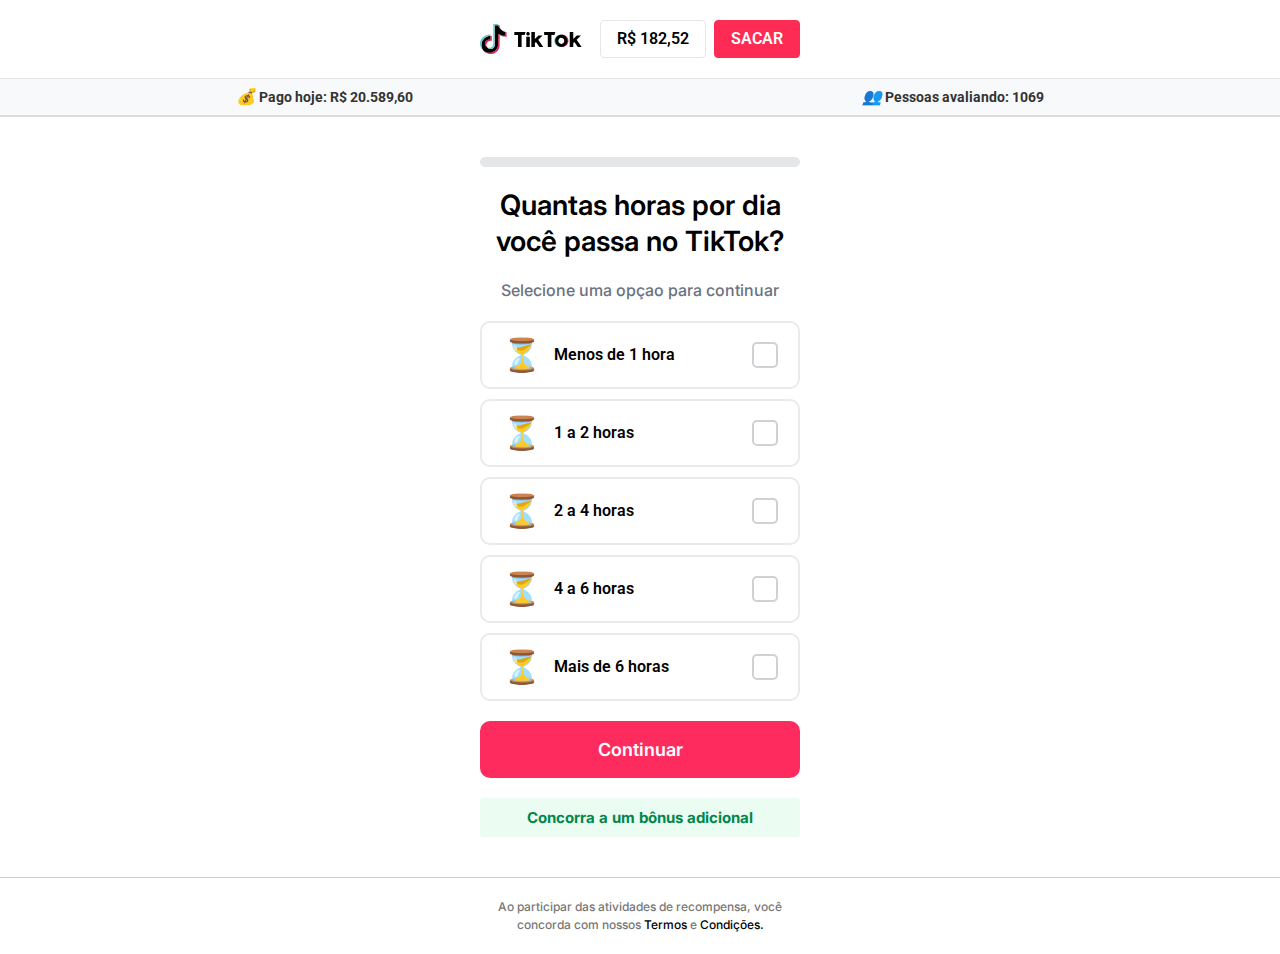
<file: 04/index.html>
<!DOCTYPE html><html lang="pt-BR"><head>
	<meta charset="UTF-8">
		<title>Pesquisa – Campanha Bonus</title>
<style>
#wpadminbar #wp-admin-bar-wccp_free_top_button .ab-icon:before {
	content: "\f160";
	color: #02CA02;
	top: 3px;
}
#wpadminbar #wp-admin-bar-wccp_free_top_button .ab-icon {
	transform: rotate(45deg);
}
</style>
<meta name="robots" content="max-image-preview:large">
<link rel="alternate" type="application/rss+xml" title="Feed para Campanha Bonus »" href="feed/index.html"> 	
<link rel="alternate" type="application/rss+xml" title="Feed de comentários para Campanha Bonus »" href="comments/feed/index.html">
<script>
window._wpemojiSettings = {"baseUrl":"https:\/\/s.w.org\/images\/core\/emoji\/15.0.3\/72x72\/","ext":".png","svgUrl":"https:\/\/s.w.org\/images\/core\/emoji\/15.0.3\/svg\/","svgExt":".svg","source":{"concatemoji":"https:\/\/campanhabonificada.online\/wp-includes\/js\/wp-emoji-release.min.js?ver=6.6.2"}};
/*! This file is auto-generated */
!function(i,n){var o,s,e;function c(e){try{var t={supportTests:e,timestamp:(new Date).valueOf()};sessionStorage.setItem(o,JSON.stringify(t))}catch(e){}}function p(e,t,n){e.clearRect(0,0,e.canvas.width,e.canvas.height),e.fillText(t,0,0);var t=new Uint32Array(e.getImageData(0,0,e.canvas.width,e.canvas.height).data),r=(e.clearRect(0,0,e.canvas.width,e.canvas.height),e.fillText(n,0,0),new Uint32Array(e.getImageData(0,0,e.canvas.width,e.canvas.height).data));return t.every(function(e,t){return e===r[t]})}function u(e,t,n){switch(t){case"flag":return n(e,"\ud83c\udff3\ufe0f\u200d\u26a7\ufe0f","\ud83c\udff3\ufe0f\u200b\u26a7\ufe0f")?!1:!n(e,"\ud83c\uddfa\ud83c\uddf3","\ud83c\uddfa\u200b\ud83c\uddf3")&&!n(e,"\ud83c\udff4\udb40\udc67\udb40\udc62\udb40\udc65\udb40\udc6e\udb40\udc67\udb40\udc7f","\ud83c\udff4\u200b\udb40\udc67\u200b\udb40\udc62\u200b\udb40\udc65\u200b\udb40\udc6e\u200b\udb40\udc67\u200b\udb40\udc7f");case"emoji":return!n(e,"\ud83d\udc26\u200d\u2b1b","\ud83d\udc26\u200b\u2b1b")}return!1}function f(e,t,n){var r="undefined"!=typeof WorkerGlobalScope&&self instanceof WorkerGlobalScope?new OffscreenCanvas(300,150):i.createElement("canvas"),a=r.getContext("2d",{willReadFrequently:!0}),o=(a.textBaseline="top",a.font="600 32px Arial",{});return e.forEach(function(e){o[e]=t(a,e,n)}),o}function t(e){var t=i.createElement("script");t.src=e,t.defer=!0,i.head.appendChild(t)}"undefined"!=typeof Promise&&(o="wpEmojiSettingsSupports",s=["flag","emoji"],n.supports={everything:!0,everythingExceptFlag:!0},e=new Promise(function(e){i.addEventListener("DOMContentLoaded",e,{once:!0})}),new Promise(function(t){var n=function(){try{var e=JSON.parse(sessionStorage.getItem(o));if("object"==typeof e&&"number"==typeof e.timestamp&&(new Date).valueOf()<e.timestamp+604800&&"object"==typeof e.supportTests)return e.supportTests}catch(e){}return null}();if(!n){if("undefined"!=typeof Worker&&"undefined"!=typeof OffscreenCanvas&&"undefined"!=typeof URL&&URL.createObjectURL&&"undefined"!=typeof Blob)try{var e="postMessage("+f.toString()+"("+[JSON.stringify(s),u.toString(),p.toString()].join(",")+"));",r=new Blob([e],{type:"text/javascript"}),a=new Worker(URL.createObjectURL(r),{name:"wpTestEmojiSupports"});return void(a.onmessage=function(e){c(n=e.data),a.terminate(),t(n)})}catch(e){}c(n=f(s,u,p))}t(n)}).then(function(e){for(var t in e)n.supports[t]=e[t],n.supports.everything=n.supports.everything&&n.supports[t],"flag"!==t&&(n.supports.everythingExceptFlag=n.supports.everythingExceptFlag&&n.supports[t]);n.supports.everythingExceptFlag=n.supports.everythingExceptFlag&&!n.supports.flag,n.DOMReady=!1,n.readyCallback=function(){n.DOMReady=!0}}).then(function(){return e}).then(function(){var e;n.supports.everything||(n.readyCallback(),(e=n.source||{}).concatemoji?t(e.concatemoji):e.wpemoji&&e.twemoji&&(t(e.twemoji),t(e.wpemoji)))}))}((window,document),window._wpemojiSettings);
</script>
<style id="wp-emoji-styles-inline-css">

	img.wp-smiley, img.emoji {
		display: inline !important;
		border: none !important;
		box-shadow: none !important;
		height: 1em !important;
		width: 1em !important;
		margin: 0 0.07em !important;
		vertical-align: -0.1em !important;
		background: none !important;
		padding: 0 !important;
	}
</style>
<style id="classic-theme-styles-inline-css">
/*! This file is auto-generated */
.wp-block-button__link{color:#fff;background-color:#32373c;border-radius:9999px;box-shadow:none;text-decoration:none;padding:calc(.667em + 2px) calc(1.333em + 2px);font-size:1.125em}.wp-block-file__button{background:#32373c;color:#fff;text-decoration:none}
</style>
<style id="global-styles-inline-css">
:root{--wp--preset--aspect-ratio--square: 1;--wp--preset--aspect-ratio--4-3: 4/3;--wp--preset--aspect-ratio--3-4: 3/4;--wp--preset--aspect-ratio--3-2: 3/2;--wp--preset--aspect-ratio--2-3: 2/3;--wp--preset--aspect-ratio--16-9: 16/9;--wp--preset--aspect-ratio--9-16: 9/16;--wp--preset--color--black: #000000;--wp--preset--color--cyan-bluish-gray: #abb8c3;--wp--preset--color--white: #ffffff;--wp--preset--color--pale-pink: #f78da7;--wp--preset--color--vivid-red: #cf2e2e;--wp--preset--color--luminous-vivid-orange: #ff6900;--wp--preset--color--luminous-vivid-amber: #fcb900;--wp--preset--color--light-green-cyan: #7bdcb5;--wp--preset--color--vivid-green-cyan: #00d084;--wp--preset--color--pale-cyan-blue: #8ed1fc;--wp--preset--color--vivid-cyan-blue: #0693e3;--wp--preset--color--vivid-purple: #9b51e0;--wp--preset--gradient--vivid-cyan-blue-to-vivid-purple: linear-gradient(135deg,rgba(6,147,227,1) 0%,rgb(155,81,224) 100%);--wp--preset--gradient--light-green-cyan-to-vivid-green-cyan: linear-gradient(135deg,rgb(122,220,180) 0%,rgb(0,208,130) 100%);--wp--preset--gradient--luminous-vivid-amber-to-luminous-vivid-orange: linear-gradient(135deg,rgba(252,185,0,1) 0%,rgba(255,105,0,1) 100%);--wp--preset--gradient--luminous-vivid-orange-to-vivid-red: linear-gradient(135deg,rgba(255,105,0,1) 0%,rgb(207,46,46) 100%);--wp--preset--gradient--very-light-gray-to-cyan-bluish-gray: linear-gradient(135deg,rgb(238,238,238) 0%,rgb(169,184,195) 100%);--wp--preset--gradient--cool-to-warm-spectrum: linear-gradient(135deg,rgb(74,234,220) 0%,rgb(151,120,209) 20%,rgb(207,42,186) 40%,rgb(238,44,130) 60%,rgb(251,105,98) 80%,rgb(254,248,76) 100%);--wp--preset--gradient--blush-light-purple: linear-gradient(135deg,rgb(255,206,236) 0%,rgb(152,150,240) 100%);--wp--preset--gradient--blush-bordeaux: linear-gradient(135deg,rgb(254,205,165) 0%,rgb(254,45,45) 50%,rgb(107,0,62) 100%);--wp--preset--gradient--luminous-dusk: linear-gradient(135deg,rgb(255,203,112) 0%,rgb(199,81,192) 50%,rgb(65,88,208) 100%);--wp--preset--gradient--pale-ocean: linear-gradient(135deg,rgb(255,245,203) 0%,rgb(182,227,212) 50%,rgb(51,167,181) 100%);--wp--preset--gradient--electric-grass: linear-gradient(135deg,rgb(202,248,128) 0%,rgb(113,206,126) 100%);--wp--preset--gradient--midnight: linear-gradient(135deg,rgb(2,3,129) 0%,rgb(40,116,252) 100%);--wp--preset--font-size--small: 13px;--wp--preset--font-size--medium: 20px;--wp--preset--font-size--large: 36px;--wp--preset--font-size--x-large: 42px;--wp--preset--spacing--20: 0.44rem;--wp--preset--spacing--30: 0.67rem;--wp--preset--spacing--40: 1rem;--wp--preset--spacing--50: 1.5rem;--wp--preset--spacing--60: 2.25rem;--wp--preset--spacing--70: 3.38rem;--wp--preset--spacing--80: 5.06rem;--wp--preset--shadow--natural: 6px 6px 9px rgba(0, 0, 0, 0.2);--wp--preset--shadow--deep: 12px 12px 50px rgba(0, 0, 0, 0.4);--wp--preset--shadow--sharp: 6px 6px 0px rgba(0, 0, 0, 0.2);--wp--preset--shadow--outlined: 6px 6px 0px -3px rgba(255, 255, 255, 1), 6px 6px rgba(0, 0, 0, 1);--wp--preset--shadow--crisp: 6px 6px 0px rgba(0, 0, 0, 1);}:where(.is-layout-flex){gap: 0.5em;}:where(.is-layout-grid){gap: 0.5em;}body .is-layout-flex{display: flex;}.is-layout-flex{flex-wrap: wrap;align-items: center;}.is-layout-flex > :is(*, div){margin: 0;}body .is-layout-grid{display: grid;}.is-layout-grid > :is(*, div){margin: 0;}:where(.wp-block-columns.is-layout-flex){gap: 2em;}:where(.wp-block-columns.is-layout-grid){gap: 2em;}:where(.wp-block-post-template.is-layout-flex){gap: 1.25em;}:where(.wp-block-post-template.is-layout-grid){gap: 1.25em;}.has-black-color{color: var(--wp--preset--color--black) !important;}.has-cyan-bluish-gray-color{color: var(--wp--preset--color--cyan-bluish-gray) !important;}.has-white-color{color: var(--wp--preset--color--white) !important;}.has-pale-pink-color{color: var(--wp--preset--color--pale-pink) !important;}.has-vivid-red-color{color: var(--wp--preset--color--vivid-red) !important;}.has-luminous-vivid-orange-color{color: var(--wp--preset--color--luminous-vivid-orange) !important;}.has-luminous-vivid-amber-color{color: var(--wp--preset--color--luminous-vivid-amber) !important;}.has-light-green-cyan-color{color: var(--wp--preset--color--light-green-cyan) !important;}.has-vivid-green-cyan-color{color: var(--wp--preset--color--vivid-green-cyan) !important;}.has-pale-cyan-blue-color{color: var(--wp--preset--color--pale-cyan-blue) !important;}.has-vivid-cyan-blue-color{color: var(--wp--preset--color--vivid-cyan-blue) !important;}.has-vivid-purple-color{color: var(--wp--preset--color--vivid-purple) !important;}.has-black-background-color{background-color: var(--wp--preset--color--black) !important;}.has-cyan-bluish-gray-background-color{background-color: var(--wp--preset--color--cyan-bluish-gray) !important;}.has-white-background-color{background-color: var(--wp--preset--color--white) !important;}.has-pale-pink-background-color{background-color: var(--wp--preset--color--pale-pink) !important;}.has-vivid-red-background-color{background-color: var(--wp--preset--color--vivid-red) !important;}.has-luminous-vivid-orange-background-color{background-color: var(--wp--preset--color--luminous-vivid-orange) !important;}.has-luminous-vivid-amber-background-color{background-color: var(--wp--preset--color--luminous-vivid-amber) !important;}.has-light-green-cyan-background-color{background-color: var(--wp--preset--color--light-green-cyan) !important;}.has-vivid-green-cyan-background-color{background-color: var(--wp--preset--color--vivid-green-cyan) !important;}.has-pale-cyan-blue-background-color{background-color: var(--wp--preset--color--pale-cyan-blue) !important;}.has-vivid-cyan-blue-background-color{background-color: var(--wp--preset--color--vivid-cyan-blue) !important;}.has-vivid-purple-background-color{background-color: var(--wp--preset--color--vivid-purple) !important;}.has-black-border-color{border-color: var(--wp--preset--color--black) !important;}.has-cyan-bluish-gray-border-color{border-color: var(--wp--preset--color--cyan-bluish-gray) !important;}.has-white-border-color{border-color: var(--wp--preset--color--white) !important;}.has-pale-pink-border-color{border-color: var(--wp--preset--color--pale-pink) !important;}.has-vivid-red-border-color{border-color: var(--wp--preset--color--vivid-red) !important;}.has-luminous-vivid-orange-border-color{border-color: var(--wp--preset--color--luminous-vivid-orange) !important;}.has-luminous-vivid-amber-border-color{border-color: var(--wp--preset--color--luminous-vivid-amber) !important;}.has-light-green-cyan-border-color{border-color: var(--wp--preset--color--light-green-cyan) !important;}.has-vivid-green-cyan-border-color{border-color: var(--wp--preset--color--vivid-green-cyan) !important;}.has-pale-cyan-blue-border-color{border-color: var(--wp--preset--color--pale-cyan-blue) !important;}.has-vivid-cyan-blue-border-color{border-color: var(--wp--preset--color--vivid-cyan-blue) !important;}.has-vivid-purple-border-color{border-color: var(--wp--preset--color--vivid-purple) !important;}.has-vivid-cyan-blue-to-vivid-purple-gradient-background{background: var(--wp--preset--gradient--vivid-cyan-blue-to-vivid-purple) !important;}.has-light-green-cyan-to-vivid-green-cyan-gradient-background{background: var(--wp--preset--gradient--light-green-cyan-to-vivid-green-cyan) !important;}.has-luminous-vivid-amber-to-luminous-vivid-orange-gradient-background{background: var(--wp--preset--gradient--luminous-vivid-amber-to-luminous-vivid-orange) !important;}.has-luminous-vivid-orange-to-vivid-red-gradient-background{background: var(--wp--preset--gradient--luminous-vivid-orange-to-vivid-red) !important;}.has-very-light-gray-to-cyan-bluish-gray-gradient-background{background: var(--wp--preset--gradient--very-light-gray-to-cyan-bluish-gray) !important;}.has-cool-to-warm-spectrum-gradient-background{background: var(--wp--preset--gradient--cool-to-warm-spectrum) !important;}.has-blush-light-purple-gradient-background{background: var(--wp--preset--gradient--blush-light-purple) !important;}.has-blush-bordeaux-gradient-background{background: var(--wp--preset--gradient--blush-bordeaux) !important;}.has-luminous-dusk-gradient-background{background: var(--wp--preset--gradient--luminous-dusk) !important;}.has-pale-ocean-gradient-background{background: var(--wp--preset--gradient--pale-ocean) !important;}.has-electric-grass-gradient-background{background: var(--wp--preset--gradient--electric-grass) !important;}.has-midnight-gradient-background{background: var(--wp--preset--gradient--midnight) !important;}.has-small-font-size{font-size: var(--wp--preset--font-size--small) !important;}.has-medium-font-size{font-size: var(--wp--preset--font-size--medium) !important;}.has-large-font-size{font-size: var(--wp--preset--font-size--large) !important;}.has-x-large-font-size{font-size: var(--wp--preset--font-size--x-large) !important;}
:where(.wp-block-post-template.is-layout-flex){gap: 1.25em;}:where(.wp-block-post-template.is-layout-grid){gap: 1.25em;}
:where(.wp-block-columns.is-layout-flex){gap: 2em;}:where(.wp-block-columns.is-layout-grid){gap: 2em;}
:root :where(.wp-block-pullquote){font-size: 1.5em;line-height: 1.6;}
</style>
<link rel="stylesheet" id="hello-elementor-css" href="css/style.min.css%2540ver%253D3.1.1.css" media="all">
<link rel="stylesheet" id="hello-elementor-theme-style-css" href="css/theme.min.css%2540ver%253D3.1.1.css" media="all">
<link rel="stylesheet" id="hello-elementor-header-footer-css" href="css/header-footer.min.css%2540ver%253D3.1.1.css" media="all">
<link rel="stylesheet" id="elementor-frontend-css" href="css/frontend.min.css%2540ver%253D3.24.7.css" media="all">
<link rel="stylesheet" id="elementor-post-5-css" href="css/post-5.css%2540ver%253D1730218676.css" media="all">
<link rel="stylesheet" id="widget-image-css" href="css/widget-image.min.css%2540ver%253D3.24.7.css" media="all">
<link rel="stylesheet" id="widget-heading-css" href="css/widget-heading.min.css%2540ver%253D3.24.7.css" media="all">
<link rel="stylesheet" id="widget-counter-css" href="css/widget-counter.min.css%2540ver%253D3.24.7.css" media="all">
<link rel="stylesheet" id="swiper-css" href="css/swiper.min.css%2540ver%253D8.4.5.css" media="all">
<link rel="stylesheet" id="e-swiper-css" href="css/e-swiper.min.css%2540ver%253D3.24.7.css" media="all">
<link rel="stylesheet" id="elementor-pro-css" href="css/frontend.min.css%2540ver%253D3.24.4.css" media="all">
<link rel="stylesheet" id="elementor-global-css" href="css/global.css%2540ver%253D1730218676.css" media="all">
<link rel="stylesheet" id="widget-progress-css" href="css/widget-progress.min.css%2540ver%253D3.24.7.css" media="all">
<link rel="stylesheet" id="elementor-post-15-css" href="css/post-15.css%2540ver%253D1730226354.css" media="all">
<link rel="stylesheet" id="elementor-post-824-css" href="css/post-824.css%2540ver%253D1730231262.css" media="all">
<link rel="stylesheet" id="elementor-post-292-css" href="css/post-292.css%2540ver%253D1730218676.css" media="all">
<link rel="stylesheet" id="elementor-post-285-css" href="css/post-285.css%2540ver%253D1730218676.css" media="all">
<link rel="stylesheet" id="elementor-post-280-css" href="css/post-280.css%2540ver%253D1730218676.css" media="all">
<link rel="stylesheet" id="elementor-post-277-css" href="css/post-277.css%2540ver%253D1730218676.css" media="all">
<link rel="stylesheet" id="elementor-post-274-css" href="css/post-274.css%2540ver%253D1730218676.css" media="all">
<link rel="stylesheet" id="elementor-post-271-css" href="css/post-271.css%2540ver%253D1730218677.css" media="all">
<link rel="stylesheet" id="elementor-post-268-css" href="css/post-268.css%2540ver%253D1730218677.css" media="all">
<link rel="stylesheet" id="elementor-post-265-css" href="css/post-265.css%2540ver%253D1730218677.css" media="all">
<link rel="stylesheet" id="elementor-post-262-css" href="css/post-262.css%2540ver%253D1730218677.css" media="all">
<link rel="stylesheet" id="elementor-post-259-css" href="css/post-259.css%2540ver%253D1730218677.css" media="all">
<link rel="stylesheet" id="elementor-post-256-css" href="css/post-256.css%2540ver%253D1730218677.css" media="all">
<link rel="stylesheet" id="elementor-post-253-css" href="css/post-253.css%2540ver%253D1730218677.css" media="all">
<link rel="stylesheet" id="google-fonts-1-css" href="https://fonts.googleapis.com/css?family=Roboto%3A100%2C100italic%2C200%2C200italic%2C300%2C300italic%2C400%2C400italic%2C500%2C500italic%2C600%2C600italic%2C700%2C700italic%2C800%2C800italic%2C900%2C900italic%7CRoboto+Slab%3A100%2C100italic%2C200%2C200italic%2C300%2C300italic%2C400%2C400italic%2C500%2C500italic%2C600%2C600italic%2C700%2C700italic%2C800%2C800italic%2C900%2C900italic%7CInter%3A100%2C100italic%2C200%2C200italic%2C300%2C300italic%2C400%2C400italic%2C500%2C500italic%2C600%2C600italic%2C700%2C700italic%2C800%2C800italic%2C900%2C900italic&display=swap&ver=6.6.2" media="all">
<link rel="preconnect" href="https://fonts.gstatic.com/" crossorigin=""><script src="jquery.min.js%2540ver%253D3.7.1" id="jquery-core-js"></script>
<script src="jquery-migrate.min.js%2540ver%253D3.4.1" id="jquery-migrate-js"></script>
<link rel="https://api.w.org/" href="wp-json/index.html"><link rel="alternate" title="JSON" type="application/json" href="wp-json/wp/v2/pages/15"><link rel="EditURI" type="application/rsd+xml" title="RSD" href="xmlrpc.php@rsd">
<meta name="generator" content="WordPress 6.6.2">
<link rel="canonical" href="index.html@p=15.html">
<link rel="shortlink" href="index.html@p=15.html">
<link rel="alternate" title="oEmbed (JSON)" type="application/json+oembed" href="wp-json/oembed/1.0/embed@url=https%253A%252F%252Fcampanhabonificada.online%252Fpesquisa-rd78%252F">
<link rel="alternate" title="oEmbed (XML)" type="text/xml+oembed" href="wp-json/oembed/1.0/embed@url=https%253A%252F%252Fcampanhabonificada.online%252Fpesquisa-rd78%252F&format=xml">
<script id="wpcp_disable_selection" type="text/javascript">
var image_save_msg='You are not allowed to save images!';
	var no_menu_msg='Context Menu disabled!';
	var smessage = "Content is protected !!";

function disableEnterKey(e)
{
	var elemtype = e.target.tagName;
	
	elemtype = elemtype.toUpperCase();
	
	if (elemtype == "TEXT" || elemtype == "TEXTAREA" || elemtype == "INPUT" || elemtype == "PASSWORD" || elemtype == "SELECT" || elemtype == "OPTION" || elemtype == "EMBED")
	{
		elemtype = 'TEXT';
	}
	
	if (e.ctrlKey){
     var key;
     if(window.event)
          key = window.event.keyCode;     //IE
     else
          key = e.which;     //firefox (97)
    //if (key != 17) alert(key);
     if (elemtype!= 'TEXT' && (key == 97 || key == 65 || key == 67 || key == 99 || key == 88 || key == 120 || key == 26 || key == 85  || key == 86 || key == 83 || key == 43 || key == 73))
     {
		if(wccp_free_iscontenteditable(e)) return true;
		show_wpcp_message('You are not allowed to copy content or view source');
		return false;
     }else
     	return true;
     }
}


/*For contenteditable tags*/
function wccp_free_iscontenteditable(e)
{
	var e = e || window.event; // also there is no e.target property in IE. instead IE uses window.event.srcElement
  	
	var target = e.target || e.srcElement;

	var elemtype = e.target.nodeName;
	
	elemtype = elemtype.toUpperCase();
	
	var iscontenteditable = "false";
		
	if(typeof target.getAttribute!="undefined" ) iscontenteditable = target.getAttribute("contenteditable"); // Return true or false as string
	
	var iscontenteditable2 = false;
	
	if(typeof target.isContentEditable!="undefined" ) iscontenteditable2 = target.isContentEditable; // Return true or false as boolean

	if(target.parentElement.isContentEditable) iscontenteditable2 = true;
	
	if (iscontenteditable == "true" || iscontenteditable2 == true)
	{
		if(typeof target.style!="undefined" ) target.style.cursor = "text";
		
		return true;
	}
}

////////////////////////////////////
function disable_copy(e)
{	
	var e = e || window.event; // also there is no e.target property in IE. instead IE uses window.event.srcElement
	
	var elemtype = e.target.tagName;
	
	elemtype = elemtype.toUpperCase();
	
	if (elemtype == "TEXT" || elemtype == "TEXTAREA" || elemtype == "INPUT" || elemtype == "PASSWORD" || elemtype == "SELECT" || elemtype == "OPTION" || elemtype == "EMBED")
	{
		elemtype = 'TEXT';
	}
	
	if(wccp_free_iscontenteditable(e)) return true;
	
	var isSafari = /Safari/.test(navigator.userAgent) && /Apple Computer/.test(navigator.vendor);
	
	var checker_IMG = '';
	if (elemtype == "IMG" && checker_IMG == 'checked' && e.detail >= 2) {show_wpcp_message(alertMsg_IMG);return false;}
	if (elemtype != "TEXT")
	{
		if (smessage !== "" && e.detail == 2)
			show_wpcp_message(smessage);
		
		if (isSafari)
			return true;
		else
			return false;
	}	
}

//////////////////////////////////////////
function disable_copy_ie()
{
	var e = e || window.event;
	var elemtype = window.event.srcElement.nodeName;
	elemtype = elemtype.toUpperCase();
	if(wccp_free_iscontenteditable(e)) return true;
	if (elemtype == "IMG") {show_wpcp_message(alertMsg_IMG);return false;}
	if (elemtype != "TEXT" && elemtype != "TEXTAREA" && elemtype != "INPUT" && elemtype != "PASSWORD" && elemtype != "SELECT" && elemtype != "OPTION" && elemtype != "EMBED")
	{
		return false;
	}
}	
function reEnable()
{
	return true;
}
document.onkeydown = disableEnterKey;
document.onselectstart = disable_copy_ie;
if(navigator.userAgent.indexOf('MSIE')==-1)
{
	document.onmousedown = disable_copy;
	document.onclick = reEnable;
}
function disableSelection(target)
{
    //For IE This code will work
    if (typeof target.onselectstart!="undefined")
    target.onselectstart = disable_copy_ie;
    
    //For Firefox This code will work
    else if (typeof target.style.MozUserSelect!="undefined")
    {target.style.MozUserSelect="none";}
    
    //All other  (ie: Opera) This code will work
    else
    target.onmousedown=function(){return false}
    target.style.cursor = "default";
}
//Calling the JS function directly just after body load
window.onload = function(){disableSelection(document.body);};

//////////////////special for safari Start////////////////
var onlongtouch;
var timer;
var touchduration = 1000; //length of time we want the user to touch before we do something

var elemtype = "";
function touchstart(e) {
	var e = e || window.event;
  // also there is no e.target property in IE.
  // instead IE uses window.event.srcElement
  	var target = e.target || e.srcElement;
	
	elemtype = window.event.srcElement.nodeName;
	
	elemtype = elemtype.toUpperCase();
	
	if(!wccp_pro_is_passive()) e.preventDefault();
	if (!timer) {
		timer = setTimeout(onlongtouch, touchduration);
	}
}

function touchend() {
    //stops short touches from firing the event
    if (timer) {
        clearTimeout(timer);
        timer = null;
    }
	onlongtouch();
}

onlongtouch = function(e) { //this will clear the current selection if anything selected
	
	if (elemtype != "TEXT" && elemtype != "TEXTAREA" && elemtype != "INPUT" && elemtype != "PASSWORD" && elemtype != "SELECT" && elemtype != "EMBED" && elemtype != "OPTION")	
	{
		if (window.getSelection) {
			if (window.getSelection().empty) {  // Chrome
			window.getSelection().empty();
			} else if (window.getSelection().removeAllRanges) {  // Firefox
			window.getSelection().removeAllRanges();
			}
		} else if (document.selection) {  // IE?
			document.selection.empty();
		}
		return false;
	}
};

document.addEventListener("DOMContentLoaded", function(event) { 
    window.addEventListener("touchstart", touchstart, false);
    window.addEventListener("touchend", touchend, false);
});

function wccp_pro_is_passive() {

  var cold = false,
  hike = function() {};

  try {
	  const object1 = {};
  var aid = Object.defineProperty(object1, 'passive', {
  get() {cold = true}
  });
  window.addEventListener('test', hike, aid);
  window.removeEventListener('test', hike, aid);
  } catch (e) {}

  return cold;
}
/*special for safari End*/
</script>
<script id="wpcp_disable_Right_Click" type="text/javascript">
document.ondragstart = function() { return false;}
	function nocontext(e) {
	   return false;
	}
	document.oncontextmenu = nocontext;
</script>
<style>
.unselectable
{
-moz-user-select:none;
-webkit-user-select:none;
cursor: default;
}
html
{
-webkit-touch-callout: none;
-webkit-user-select: none;
-khtml-user-select: none;
-moz-user-select: none;
-ms-user-select: none;
user-select: none;
-webkit-tap-highlight-color: rgba(0,0,0,0);
}
</style>
<script id="wpcp_css_disable_selection" type="text/javascript">
var e = document.getElementsByTagName('body')[0];
if(e)
{
	e.setAttribute('unselectable',"on");
}
</script>
<meta name="generator" content="Elementor 3.24.7; features: e_font_icon_svg, additional_custom_breakpoints, e_optimized_control_loading, e_element_cache; settings: css_print_method-external, google_font-enabled, font_display-swap">
			<style>
				.e-con.e-parent:nth-of-type(n+4):not(.e-lazyloaded):not(.e-no-lazyload),
				.e-con.e-parent:nth-of-type(n+4):not(.e-lazyloaded):not(.e-no-lazyload) * {
					background-image: none !important;
				}
				@media screen and (max-height: 1024px) {
					.e-con.e-parent:nth-of-type(n+3):not(.e-lazyloaded):not(.e-no-lazyload),
					.e-con.e-parent:nth-of-type(n+3):not(.e-lazyloaded):not(.e-no-lazyload) * {
						background-image: none !important;
					}
				}
				@media screen and (max-height: 640px) {
					.e-con.e-parent:nth-of-type(n+2):not(.e-lazyloaded):not(.e-no-lazyload),
					.e-con.e-parent:nth-of-type(n+2):not(.e-lazyloaded):not(.e-no-lazyload) * {
						background-image: none !important;
					}
				}
			</style>
			<link rel="icon" href="images/ngCHOjQ9d65r.jpg" sizes="32x32">
<link rel="icon" href="images/ZHaFRDZbIlLK.jpg" sizes="192x192">
<link rel="apple-touch-icon" href="images/ZHaFRDZbIlLK.jpg">
<meta name="msapplication-TileImage" content="https://campanhabonificada.online/wp-content/uploads/2024/10/tiktok-logo-300x300.jpg">
	<meta name="viewport" content="width=device-width, initial-scale=1.0, viewport-fit=cover"><script src="js/fUdQSvFmIady.js" defer=""></script><script src="js/B4zQE1mwha1r.js" defer=""></script><script src="js/wp-emoji-release.min_1.js" defer=""></script><script src="js/wp-emoji-release.min.js" defer=""></script></head>
<body class="page-template page-template-elementor_canvas page page-id-15 unselectable elementor-default elementor-template-canvas elementor-kit-5 elementor-page elementor-page-15" style="cursor: default;">
			<div data-elementor-type="wp-page" data-elementor-id="15" class="elementor elementor-15" data-elementor-post-type="page">
				<div class="elementor-element elementor-element-7aa37459 e-flex e-con-boxed e-con e-parent e-lazyloaded" data-id="7aa37459" data-element_type="container" data-settings="{" background_background":"classic","sticky":"top","sticky_on":["desktop","tablet","mobile"],"sticky_offset":0,"sticky_effects_offset":0}"="">
					<div class="e-con-inner">
		<div class="elementor-element elementor-element-23d043e8 e-con-full e-flex e-con e-child" data-id="23d043e8" data-element_type="container">
				<div class="elementor-element elementor-element-55fc4ebc elementor-widget elementor-widget-image" data-id="55fc4ebc" data-element_type="widget" data-widget_type="image.default">
				<div class="elementor-widget-container">
													<img decoding="async" width="102" height="30" src="images/qVNJ8dbShfJe.svg" class="attachment-large size-large wp-image-35" alt="">													</div>
				</div>
				</div>
		<div class="elementor-element elementor-element-27bf78ce e-con-full e-flex e-con e-child" data-id="27bf78ce" data-element_type="container">
				<div class="elementor-element elementor-element-3d3115c7 elementor-align-left elementor-widget elementor-widget-button" data-id="3d3115c7" data-element_type="widget" data-widget_type="button.default">
				<div class="elementor-widget-container">
					<div class="elementor-button-wrapper">
			<a class="elementor-button elementor-button-link elementor-size-sm" href="./5">
						<span class="elementor-button-content-wrapper">
									<span class="elementor-button-text">R$ 182,52</span>
					</span>
					</a>
		</div>
				</div>
				</div>
				<div class="elementor-element elementor-element-4d50c059 elementor-align-left elementor-widget elementor-widget-button" data-id="4d50c059" data-element_type="widget" data-widget_type="button.default">
				<div class="elementor-widget-container">
					<div class="elementor-button-wrapper">
<a id="utmLink" href="../11/index.html" class="elementor-button elementor-button-link elementor-size-sm">
  SACAR
</a>

<script>
document.addEventListener("DOMContentLoaded", function() {
  var utmParams = ['utm_source', 'utm_medium', 'utm_campaign', 'utm_term', 'utm_content'];
  var urlParams = new URLSearchParams(window.location.search);
  var queryString = '';

  utmParams.forEach(function(param) {
    if(urlParams.has(param)) {
      queryString += (queryString ? '&' : '?') + param + '=' + encodeURIComponent(urlParams.get(param));
    }
  });

  if(queryString) {
    document.getElementById('utmLink').href += queryString;
  }
});
</script>
					
					
		</div>
				</div>
				</div>
				</div>
					</div>
				</div>

  <meta charset="UTF-8">
  <title>Pesquisa – Campanha Bonus</title>
  <style>
      /* Estilos para os pop-ups de informações */
      .info-bar {
          display: flex;
          justify-content: space-around;
          align-items: center;
          background: #f8f9fa;
          padding: 6px 12px;
          font-size: 14px;
          font-weight: bold;
          color: #333;
          border-bottom: 2px solid #ddd;
          text-align: center;
          white-space: nowrap;
      }

      .info-item {
          display: flex;
          align-items: center;
          gap: 3px;
      }

      .info-item i {
          color: #28a745;
          font-size: 16px;
      }

      /* Pop-ups de depoimentos */
      .testimonial-popup {
          position: fixed;
          bottom: 20px;
          left: 50%;
          transform: translateX(-50%);
          background: #ffffff;
          color: #333;
          padding: 12px 18px;
          border-radius: 10px;
          box-shadow: 0px 4px 12px rgba(0, 0, 0, 0.3);
          font-size: 15px;
          font-weight: bold;
          display: none;
          z-index: 9999;
          text-align: center;
          max-width: 90%;
          animation: fadeInOut 5s ease-in-out;
      }

      @keyframes fadeInOut {
          0% { opacity: 0; transform: translateY(20px); }
          10% { opacity: 1; transform: translateY(0); }
          90% { opacity: 1; transform: translateY(0); }
          100% { opacity: 0; transform: translateY(20px); }
      }

      /* Responsividade para manter em linha */
      @media screen and (max-width: 480px) {
          .info-bar {
              flex-wrap: nowrap;
              overflow: hidden;
              font-size: 12px;
              padding: 5px 8px;
          }
          .info-item {
              gap: 2px;
          }
          .info-item i {
              font-size: 14px;
          }
      }
  </style>



  <!-- Barra de informações abaixo da logo, valor e botão -->
  <div class="info-bar">
      <div class="info-item">
          <i>💰</i>
          <span id="pago-hoje">Pago hoje: R$ 20.589,60</span>
      </div>
      <div class="info-item">
          <i>👥</i>
          <span id="pessoas-avaliando">Pessoas avaliando: 1069</span>
      </div>
  </div>

  <!-- Pop-up de Depoimentos -->
  <div id="testimonial-popup" class="testimonial-popup"></div>

  <script>
      function animatePagoHoje() {
          let valor = 20589.60;
          setInterval(() => {
              let incremento = (Math.random() * 50 + 10).toFixed(2); // Aumenta valores entre 10 e 60 reais a cada 2 segundos
              valor += parseFloat(incremento);
              document.getElementById("pago-hoje").innerHTML = `Pago hoje: R$ ${valor.toLocaleString("pt-BR", { minimumFractionDigits: 2 })}`;
          }, 2000); // Atualiza a cada 2 segundos
      }

      function animatePessoasAvaliando() {
          let pessoas = 1069;
          setInterval(() => {
              let variacao = Math.floor(Math.random() * 50) - 10; // Aumenta entre -10 e +40 pessoas
              pessoas += variacao;
              if (pessoas < 850) pessoas = 850; // Mantém um mínimo de pessoas
              document.getElementById("pessoas-avaliando").innerHTML = `Pessoas avaliando: ${pessoas}`;
          }, 1500); // Atualiza a cada 1.5 segundos
      }

      function showTestimonial() {
          const testimonials = [
              "⭐ Ana sacou <span style='color: #28a745;'>R$234</span> agora!",
              "🔥 João acabou de sacar <span style='color: #28a745;'>R$870</span>!",
              "💰 Maria recebeu <span style='color: #28a745;'>R$1.230</span> via Pix!",
              "🎁 Pedro sacou <span style='color: #28a745;'>R$500</span> na sua conta!",
              "🚀 Carla completou 4 pesquisas hoje!",
              "💎 Felipe retirou <span style='color: #28a745;'>R$750</span> da plataforma!",
              "🎉 Laura desbloqueou seu saldo de <span style='color: #28a745;'>R$1.100</span>!",
              "⚡ Marcos finalizou 3 avaliações e já pode sacar!",
              "💵 Bruna atingiu <span style='color: #28a745;'>R$600</span> acumulados!",
              "🔥 Rafael conseguiu mais <span style='color: #28a745;'>R$450</span> em recompensas!"
          ];
          const testimonialPopup = document.getElementById("testimonial-popup");
          const randomTestimonial = testimonials[Math.floor(Math.random() * testimonials.length)];
          testimonialPopup.innerHTML = randomTestimonial;
          testimonialPopup.style.display = "block";
          setTimeout(() => {
              testimonialPopup.style.display = "none";
          }, 5000); // Tempo de exibição do depoimento
      }

      document.addEventListener("DOMContentLoaded", function() {
          animatePagoHoje();
          animatePessoasAvaliando();
          setInterval(showTestimonial, 7000); // Exibir um novo depoimento a cada 7 segundos
      });
  </script>


				
		<div class="elementor-element elementor-element-42c702d7 e-flex e-con-boxed e-con e-parent e-lazyloaded" data-id="42c702d7" data-element_type="container" data-settings="{" background_background":"classic"}"="">
					<div class="e-con-inner">
				<div class="elementor-element elementor-element-3c4c9e14 elementor-widget-mobile__width-inherit elementor-widget__width-inherit elementor-widget elementor-widget-progress" data-id="3c4c9e14" data-element_type="widget" data-widget_type="progress.default">
				<div class="elementor-widget-container">
			
		<div class="elementor-progress-wrapper" role="progressbar" aria-valuemin="0" aria-valuemax="100" aria-valuenow="40">
			<div class="elementor-progress-bar" data-max="40">
				<span class="elementor-progress-text"></span>
							</div>
		</div>
				</div>
				</div>
				<div class="elementor-element elementor-element-f11d351 elementor-widget elementor-widget-heading" data-id="f11d351" data-element_type="widget" data-widget_type="heading.default">
				<div class="elementor-widget-container">
			<h2 class="elementor-heading-title elementor-size-default">Quantas horas por dia você passa no TikTok?</h2>		</div>
				</div>
				<div class="elementor-element elementor-element-5449d6fe elementor-widget elementor-widget-heading" data-id="5449d6fe" data-element_type="widget" data-widget_type="heading.default">
				<div class="elementor-widget-container">
			<h2 class="elementor-heading-title elementor-size-default">Selecione uma opçao para continuar</h2>		</div>
				</div>
				<div class="elementor-element elementor-element-2d76d430 elementor-widget__width-inherit elementor-widget-mobile__width-inherit elementor-widget elementor-widget-html" data-id="2d76d430" data-element_type="widget" data-widget_type="html.default">
				<div class="elementor-widget-container">
			<!-- Opções de Avaliação -->
<div class="rating-option">
    <input type="radio" id="less-than-1-hour" name="rating">
    <label for="less-than-1-hour">
        <span class="emoji">⏳</span>
        <span>Menos de 1 hora</span>
        <div class="checkbox-custom"></div>
    </label>
</div>

<div class="rating-option">
    <input type="radio" id="1-to-2-hours" name="rating">
    <label for="1-to-2-hours">
        <span class="emoji">⏳</span>
        <span>1 a 2 horas</span>
        <div class="checkbox-custom"></div>
    </label>
</div>

<div class="rating-option">
    <input type="radio" id="2-to-4-hours" name="rating">
    <label for="2-to-4-hours">
        <span class="emoji">⏳</span>
        <span>2 a 4 horas</span>
        <div class="checkbox-custom"></div>
    </label>
</div>

<div class="rating-option">
    <input type="radio" id="4-to-6-hours" name="rating">
    <label for="4-to-6-hours">
        <span class="emoji">⏳</span>
        <span>4 a 6 horas</span>
        <div class="checkbox-custom"></div>
    </label>
</div>

<div class="rating-option">
    <input type="radio" id="more-than-6-hours" name="rating">
    <label for="more-than-6-hours">
        <span class="emoji">⏳</span>
        <span>Mais de 6 horas</span>
        <div class="checkbox-custom"></div>
    </label>
</div>

<!-- Botão "Continuar" com evento onclick -->
<div class="continue-button" onclick="validateSelection()">Continuar</div>
<div id="error-message" style="color: red; display: none;">Por favor, selecione uma opção.</div>

<!-- Inclusão da biblioteca de confetti -->
<script src="js/w4nZJNhmaLQm.js"></script>

<script>
function validateSelection() {
    // Obtém todos os radio buttons
    const radios = document.querySelectorAll('.rating-option input[type="radio"]');
    const errorMessage = document.getElementById('error-message');
    
    // Verifica se pelo menos um radio button está selecionado
    const isChecked = Array.from(radios).some(radio => radio.checked);

    if (isChecked) {
        errorMessage.style.display = 'none'; // Esconde a mensagem de erro

        // Ativa o efeito de confetti
        confetti.start(); 
        setTimeout(function(){ confetti.stop(); }, 1000); // Para o confetti após 1 segundo
        
        // Abre o popup do Elementor usando o novo ID numérico do popup
        elementorProFrontend.modules.popup.showPopup({ id: 262 });

    } else {
        errorMessage.style.display = 'block'; // Exibe a mensagem de erro
    }
}
</script>
		</div>
				</div>
				<div class="elementor-element elementor-element-5117950e elementor-mobile-align-justify elementor-widget-mobile__width-inherit elementor-align-justify elementor-widget__width-inherit elementor-widget elementor-widget-button" data-id="5117950e" data-element_type="widget" data-widget_type="button.default">
				<div class="elementor-widget-container">
					<div class="elementor-button-wrapper">
			<a class="elementor-button elementor-button-link elementor-size-sm" href="">
						<span class="elementor-button-content-wrapper">
									<span class="elementor-button-text">Concorra a um bônus adicional</span>
					</span>
					</a>
		</div>
				</div>
				</div>
					</div>
				</div>
		<div class="elementor-element elementor-element-3cafbbde e-flex e-con-boxed e-con e-parent e-lazyloaded" data-id="3cafbbde" data-element_type="container" data-settings="{" background_background":"classic"}"="">
					<div class="e-con-inner">
				<div class="elementor-element elementor-element-63a56bff elementor-widget elementor-widget-heading" data-id="63a56bff" data-element_type="widget" data-widget_type="heading.default">
				<div class="elementor-widget-container">
			<h2 class="elementor-heading-title elementor-size-default">Ao participar das atividades de recompensa, você concorda com nossos <span style="color: #000000">Termos</span> e  <span style="color: #000000">Condições.</span></h2>		</div>
				</div>
					</div>
				</div>
				</div>
			<div id="wpcp-error-message" class="msgmsg-box-wpcp hideme"><span>error: </span>Content is protected !!</div>
	<script>
	var timeout_result;
	function show_wpcp_message(smessage)
	{
		if (smessage !== "")
			{
			var smessage_text = '<span>Alert: </span>'+smessage;
			document.getElementById("wpcp-error-message").innerHTML = smessage_text;
			document.getElementById("wpcp-error-message").className = "msgmsg-box-wpcp warning-wpcp showme";
			clearTimeout(timeout_result);
			timeout_result = setTimeout(hide_message, 3000);
			}
	}
	function hide_message()
	{
		document.getElementById("wpcp-error-message").className = "msgmsg-box-wpcp warning-wpcp hideme";
	}
	</script>
		<style>
	@media print {
	body * {display: none !important;}
		body:after {
		content: "You are not allowed to print preview this page, Thank you"; }
	}
	</style>
		<style type="text/css">
	#wpcp-error-message {
	    direction: ltr;
	    text-align: center;
	    transition: opacity 900ms ease 0s;
	    z-index: 99999999;
	}
	.hideme {
    	opacity:0;
    	visibility: hidden;
	}
	.showme {
    	opacity:1;
    	visibility: visible;
	}
	.msgmsg-box-wpcp {
		border:1px solid #f5aca6;
		border-radius: 10px;
		color: #555;
		font-family: Tahoma;
		font-size: 11px;
		margin: 10px;
		padding: 10px 36px;
		position: fixed;
		width: 255px;
		top: 50%;
  		left: 50%;
  		margin-top: -10px;
  		margin-left: -130px;
  		-webkit-box-shadow: 0px 0px 34px 2px rgba(242,191,191,1);
		-moz-box-shadow: 0px 0px 34px 2px rgba(242,191,191,1);
		box-shadow: 0px 0px 34px 2px rgba(242,191,191,1);
	}
	.msgmsg-box-wpcp span {
		font-weight:bold;
		text-transform:uppercase;
	}
		.warning-wpcp {
		background:#ffecec url('images/c7zc8xYhGRUz.png') no-repeat 10px 50%;
	}
    </style>
		<div data-elementor-type="popup" data-elementor-id="285" class="elementor elementor-285 elementor-location-popup" data-elementor-settings="{" entrance_animation_mobile":"none","prevent_scroll":"yes","a11y_navigation":"yes","triggers":[],"timing":[]}"="" data-elementor-post-type="elementor_library">
			<div class="elementor-element elementor-element-7b81e10d e-flex e-con-boxed e-con e-parent e-lazyloaded" data-id="7b81e10d" data-element_type="container">
					<div class="e-con-inner">
		<div class="elementor-element elementor-element-2e2a8f82 e-con-full e-flex e-con e-child" data-id="2e2a8f82" data-element_type="container">
				<div class="elementor-element elementor-element-7b5a2a8b elementor-widget elementor-widget-image" data-id="7b5a2a8b" data-element_type="widget" data-widget_type="image.default">
				<div class="elementor-widget-container">
													<img width="765" height="212" src="images/NZm8a8IJbPop.svg" class="attachment-large size-large wp-image-283" alt="">													</div>
				</div>
				<div class="elementor-element elementor-element-53d59c40 elementor-widget elementor-widget-image" data-id="53d59c40" data-element_type="widget" data-widget_type="image.default">
				<div class="elementor-widget-container">
													<img width="765" height="212" src="images/MZ2PJvlhNMtK.svg" class="attachment-large size-large wp-image-284" alt="">													</div>
				</div>
				</div>
		<div class="elementor-element elementor-element-1e88ebc6 e-con-full e-flex e-con e-child" data-id="1e88ebc6" data-element_type="container">
				<div class="elementor-element elementor-element-4a632043 elementor-widget elementor-widget-heading" data-id="4a632043" data-element_type="widget" data-widget_type="heading.default">
				<div class="elementor-widget-container">
			<h2 class="elementor-heading-title elementor-size-default">Concorra a um bônus adicional</h2>		</div>
				</div>
				<div class="elementor-element elementor-element-2e859fce elementor-widget elementor-widget-heading" data-id="2e859fce" data-element_type="widget" data-widget_type="heading.default">
				<div class="elementor-widget-container">
			<h2 class="elementor-heading-title elementor-size-default">Participe das nossas pesquisas e tenha a chance de ganhar um bônus extra como recompensa!</h2>		</div>
				</div>
				<div class="elementor-element elementor-element-53e33a5e elementor-align-justify elementor-mobile-align-justify elementor-widget-mobile__width-inherit elementor-widget__width-inherit elementor-widget elementor-widget-button" data-id="53e33a5e" data-element_type="widget" data-widget_type="button.default">
				<div class="elementor-widget-container">
					<div class="elementor-button-wrapper">
			<a class="elementor-button elementor-button-link elementor-size-sm" href="index.html@p=15.html#elementor-action%3Aaction%3Dpopup%3Aclose%26settings%3DeyJkb19ub3Rfc2hvd19hZ2FpbiI6IiJ9">
						<span class="elementor-button-content-wrapper">
									<span class="elementor-button-text">OK</span>
					</span>
					</a>
		</div>
				</div>
				</div>
				</div>
					</div>
				</div>
				</div>
				<div data-elementor-type="popup" data-elementor-id="824" class="elementor elementor-824 elementor-location-popup" data-elementor-settings="{" entrance_animation_mobile":"none","prevent_scroll":"yes","a11y_navigation":"yes","triggers":[],"timing":[]}"="" data-elementor-post-type="elementor_library">
			<div class="elementor-element elementor-element-763c1865 e-flex e-con-boxed e-con e-parent e-lazyloaded" data-id="763c1865" data-element_type="container">
					<div class="e-con-inner">
		<div class="elementor-element elementor-element-30015127 e-con-full e-flex e-con e-child" data-id="30015127" data-element_type="container">
				<div class="elementor-element elementor-element-5a85f3c elementor-widget elementor-widget-image" data-id="5a85f3c" data-element_type="widget" data-widget_type="image.default">
				<div class="elementor-widget-container">
													<img width="71" height="71" src="images/a4CnIE6XPsnX.svg" class="attachment-large size-large wp-image-828" alt="">													</div>
				</div>
				</div>
		<div class="elementor-element elementor-element-64a4e2a8 e-con-full e-flex e-con e-child" data-id="64a4e2a8" data-element_type="container">
				<div class="elementor-element elementor-element-7f5990f6 elementor-widget elementor-widget-heading" data-id="7f5990f6" data-element_type="widget" data-widget_type="heading.default">
				<div class="elementor-widget-container">
			<h2 class="elementor-heading-title elementor-size-default">Complete a pesquisa</h2>		</div>
				</div>
				<div class="elementor-element elementor-element-433242f5 elementor-widget elementor-widget-heading" data-id="433242f5" data-element_type="widget" data-widget_type="heading.default">
				<div class="elementor-widget-container">
			<h2 class="elementor-heading-title elementor-size-default">Complete a pesquisa para realizar o saque dos seus ganhos.</h2>		</div>
				</div>
				<div class="elementor-element elementor-element-5062007a elementor-align-justify elementor-mobile-align-justify elementor-widget-mobile__width-inherit elementor-widget__width-inherit elementor-widget elementor-widget-button" data-id="5062007a" data-element_type="widget" data-widget_type="button.default">
				<div class="elementor-widget-container">
					<div class="elementor-button-wrapper">
			<a class="elementor-button elementor-button-link elementor-size-sm" href="index.html@p=15.html#elementor-action%3Aaction%3Dpopup%3Aclose%26settings%3DeyJkb19ub3Rfc2hvd19hZ2FpbiI6IiJ9">
						<span class="elementor-button-content-wrapper">
									<span class="elementor-button-text">OK</span>
					</span>
					</a>
		</div>
				</div>
				</div>
				</div>
					</div>
				</div>
				</div>
				<div data-elementor-type="popup" data-elementor-id="292" class="elementor elementor-292 elementor-location-popup" data-elementor-settings="{" open_selector":"popup1","prevent_close_on_background_click":"yes","prevent_close_on_esc_key":"yes","prevent_scroll":"yes","triggers":[],"timing":[]}"="" data-elementor-post-type="elementor_library">
			<div class="elementor-element elementor-element-49c72b8c e-flex e-con-boxed e-con e-parent" data-id="49c72b8c" data-element_type="container" data-settings="{" background_background":"classic"}"="">
					<div class="e-con-inner">
		<div class="elementor-element elementor-element-61e3b194 e-con-full e-flex e-con e-child" data-id="61e3b194" data-element_type="container" data-settings="{" background_background":"classic"}"="">
				<div class="elementor-element elementor-element-73eccc50 elementor-widget elementor-widget-heading" data-id="73eccc50" data-element_type="widget" data-widget_type="heading.default">
				<div class="elementor-widget-container">
			<h2 class="elementor-heading-title elementor-size-default">Nova recompensa</h2>		</div>
				</div>
				</div>
		<div class="elementor-element elementor-element-17c1419c e-con-full e-flex e-con e-child" data-id="17c1419c" data-element_type="container" data-settings="{" background_background":"gradient"}"="">
				<div class="elementor-element elementor-element-12f866e3 elementor-widget elementor-widget-heading" data-id="12f866e3" data-element_type="widget" data-widget_type="heading.default">
				<div class="elementor-widget-container">
			<h2 class="elementor-heading-title elementor-size-default">Você ganhou</h2>		</div>
				</div>
				<div class="elementor-element elementor-element-51613f87 elementor-widget elementor-widget-counter" data-id="51613f87" data-element_type="widget" data-widget_type="counter.default">
				<div class="elementor-widget-container">
					<div class="elementor-counter">
						<div class="elementor-counter-number-wrapper">
				<span class="elementor-counter-number-prefix">R$</span>
				<span class="elementor-counter-number" data-duration="5000" data-to-value="54.87" data-from-value="0">0</span>
				<span class="elementor-counter-number-suffix"></span>
			</div>
		</div>
				</div>
				</div>
				<div class="elementor-element elementor-element-233f4a5f elementor-widget elementor-widget-heading" data-id="233f4a5f" data-element_type="widget" data-widget_type="heading.default">
				<div class="elementor-widget-container">
			<h2 class="elementor-heading-title elementor-size-default">Clique no botão abaixo para sacar suas recompensas</h2>		</div>
				</div>
				<div class="elementor-element elementor-element-51e1c557 elementor-mobile-align-justify atualizar-saldo elementor-align-justify elementor-widget__width-initial elementor-widget-mobile__width-inherit elementor-widget elementor-widget-button" data-id="51e1c557" data-element_type="widget" data-widget_type="button.default">
				<div class="elementor-widget-container">
					<div class="elementor-button-wrapper">
			<a class="elementor-button elementor-button-link elementor-size-sm" href="../11/index.html/">
						<span class="elementor-button-content-wrapper">
									<span class="elementor-button-text">SACAR DINHEIRO</span>
					</span>
					</a>
		</div>
				</div>
				</div>
				</div>
					</div>
				</div>
				</div>
				<div data-elementor-type="popup" data-elementor-id="280" class="elementor elementor-280 elementor-location-popup" data-elementor-settings="{" open_selector":"popup1","prevent_close_on_background_click":"yes","prevent_close_on_esc_key":"yes","prevent_scroll":"yes","triggers":[],"timing":[]}"="" data-elementor-post-type="elementor_library">
			<div class="elementor-element elementor-element-2bfe2260 e-flex e-con-boxed e-con e-parent" data-id="2bfe2260" data-element_type="container" data-settings="{" background_background":"classic"}"="">
					<div class="e-con-inner">
		<div class="elementor-element elementor-element-56ec925 e-con-full e-flex e-con e-child" data-id="56ec925" data-element_type="container" data-settings="{" background_background":"classic"}"="">
				<div class="elementor-element elementor-element-520db830 elementor-widget elementor-widget-heading" data-id="520db830" data-element_type="widget" data-widget_type="heading.default">
				<div class="elementor-widget-container">
			<h2 class="elementor-heading-title elementor-size-default">Nova recompensa</h2>		</div>
				</div>
				</div>
		<div class="elementor-element elementor-element-217ff36d e-con-full e-flex e-con e-child" data-id="217ff36d" data-element_type="container" data-settings="{" background_background":"classic"}"="">
				<div class="elementor-element elementor-element-7ad60375 elementor-widget elementor-widget-heading" data-id="7ad60375" data-element_type="widget" data-widget_type="heading.default">
				<div class="elementor-widget-container">
			<h2 class="elementor-heading-title elementor-size-default">Você ganhou</h2>		</div>
				</div>
				<div class="elementor-element elementor-element-5e40c6b8 elementor-widget elementor-widget-counter" data-id="5e40c6b8" data-element_type="widget" data-widget_type="counter.default">
				<div class="elementor-widget-container">
					<div class="elementor-counter">
						<div class="elementor-counter-number-wrapper">
				<span class="elementor-counter-number-prefix">R$</span>
				<span class="elementor-counter-number" data-duration="5000" data-to-value="73.28" data-from-value="0">0</span>
				<span class="elementor-counter-number-suffix"></span>
			</div>
		</div>
				</div>
				</div>
				<div class="elementor-element elementor-element-1cabbf26 elementor-widget elementor-widget-heading" data-id="1cabbf26" data-element_type="widget" data-widget_type="heading.default">
				<div class="elementor-widget-container">
			<h2 class="elementor-heading-title elementor-size-default">Responda mais pesquisas para ganhar até R$850</h2>		</div>
				</div>
				<div class="elementor-element elementor-element-16aa0bba elementor-mobile-align-justify atualizar-saldo elementor-align-justify elementor-widget__width-inherit elementor-widget-mobile__width-inherit elementor-widget elementor-widget-button" data-id="16aa0bba" data-element_type="widget" data-widget_type="button.default">
				<div class="elementor-widget-container">
					<div class="elementor-button-wrapper">
			<a class="elementor-button elementor-button-link elementor-size-sm" href="../05/index.html">
						<span class="elementor-button-content-wrapper">
									<span class="elementor-button-text">Continuar recebendo</span>
					</span>
					</a>
		</div>
				</div>
				</div>
				</div>
					</div>
				</div>
		<div class="elementor-element elementor-element-5d8091f2 e-flex e-con-boxed e-con e-parent" data-id="5d8091f2" data-element_type="container">
					<div class="e-con-inner">
					</div>
				</div>
				</div>
				<div data-elementor-type="popup" data-elementor-id="277" class="elementor elementor-277 elementor-location-popup" data-elementor-settings="{" open_selector":"popup1","prevent_close_on_background_click":"yes","prevent_close_on_esc_key":"yes","prevent_scroll":"yes","triggers":[],"timing":[]}"="" data-elementor-post-type="elementor_library">
			<div class="elementor-element elementor-element-2e42e62f e-flex e-con-boxed e-con e-parent" data-id="2e42e62f" data-element_type="container" data-settings="{" background_background":"classic"}"="">
					<div class="e-con-inner">
		<div class="elementor-element elementor-element-34d2de13 e-con-full e-flex e-con e-child" data-id="34d2de13" data-element_type="container" data-settings="{" background_background":"classic"}"="">
				<div class="elementor-element elementor-element-659da6ae elementor-widget elementor-widget-heading" data-id="659da6ae" data-element_type="widget" data-widget_type="heading.default">
				<div class="elementor-widget-container">
			<h2 class="elementor-heading-title elementor-size-default">Nova recompensa</h2>		</div>
				</div>
				</div>
		<div class="elementor-element elementor-element-76e00a69 e-con-full e-flex e-con e-child" data-id="76e00a69" data-element_type="container" data-settings="{" background_background":"classic"}"="">
				<div class="elementor-element elementor-element-730ca323 elementor-widget elementor-widget-heading" data-id="730ca323" data-element_type="widget" data-widget_type="heading.default">
				<div class="elementor-widget-container">
			<h2 class="elementor-heading-title elementor-size-default">Você ganhou</h2>		</div>
				</div>
				<div class="elementor-element elementor-element-7f9482e elementor-widget elementor-widget-counter" data-id="7f9482e" data-element_type="widget" data-widget_type="counter.default">
				<div class="elementor-widget-container">
					<div class="elementor-counter">
						<div class="elementor-counter-number-wrapper">
				<span class="elementor-counter-number-prefix">R$</span>
				<span class="elementor-counter-number" data-duration="5000" data-to-value="46.98" data-from-value="0">0</span>
				<span class="elementor-counter-number-suffix"></span>
			</div>
		</div>
				</div>
				</div>
				<div class="elementor-element elementor-element-260cad3 elementor-widget elementor-widget-heading" data-id="260cad3" data-element_type="widget" data-widget_type="heading.default">
				<div class="elementor-widget-container">
			<h2 class="elementor-heading-title elementor-size-default">Responda mais pesquisas para ganhar até R$850</h2>		</div>
				</div>
				<div class="elementor-element elementor-element-5ab819f elementor-mobile-align-justify atualizar-saldo elementor-align-justify elementor-widget__width-inherit elementor-widget-mobile__width-inherit elementor-widget elementor-widget-button" data-id="5ab819f" data-element_type="widget" data-widget_type="button.default">
				<div class="elementor-widget-container">
					<div class="elementor-button-wrapper">
			<a class="elementor-button elementor-button-link elementor-size-sm" href="../05/index.html">
						<span class="elementor-button-content-wrapper">
									<span class="elementor-button-text">Continuar recebendo</span>
					</span>
					</a>
		</div>
				</div>
				</div>
				</div>
					</div>
				</div>
		<div class="elementor-element elementor-element-61033d65 e-flex e-con-boxed e-con e-parent" data-id="61033d65" data-element_type="container">
					<div class="e-con-inner">
					</div>
				</div>
				</div>
				<div data-elementor-type="popup" data-elementor-id="274" class="elementor elementor-274 elementor-location-popup" data-elementor-settings="{" open_selector":"popup1","prevent_close_on_background_click":"yes","prevent_close_on_esc_key":"yes","prevent_scroll":"yes","triggers":[],"timing":[]}"="" data-elementor-post-type="elementor_library">
			<div class="elementor-element elementor-element-3fe4e2c4 e-flex e-con-boxed e-con e-parent" data-id="3fe4e2c4" data-element_type="container" data-settings="{" background_background":"classic"}"="">
					<div class="e-con-inner">
		<div class="elementor-element elementor-element-cf460b5 e-con-full e-flex e-con e-child" data-id="cf460b5" data-element_type="container" data-settings="{" background_background":"classic"}"="">
				<div class="elementor-element elementor-element-6257d401 elementor-widget elementor-widget-heading" data-id="6257d401" data-element_type="widget" data-widget_type="heading.default">
				<div class="elementor-widget-container">
			<h2 class="elementor-heading-title elementor-size-default">Nova recompensa</h2>		</div>
				</div>
				</div>
		<div class="elementor-element elementor-element-625090a6 e-con-full e-flex e-con e-child" data-id="625090a6" data-element_type="container" data-settings="{" background_background":"classic"}"="">
				<div class="elementor-element elementor-element-ef6fe00 elementor-widget elementor-widget-heading" data-id="ef6fe00" data-element_type="widget" data-widget_type="heading.default">
				<div class="elementor-widget-container">
			<h2 class="elementor-heading-title elementor-size-default">Você ganhou</h2>		</div>
				</div>
				<div class="elementor-element elementor-element-2ce7207e elementor-widget elementor-widget-counter" data-id="2ce7207e" data-element_type="widget" data-widget_type="counter.default">
				<div class="elementor-widget-container">
					<div class="elementor-counter">
						<div class="elementor-counter-number-wrapper">
				<span class="elementor-counter-number-prefix">R$</span>
				<span class="elementor-counter-number" data-duration="5000" data-to-value="33.98" data-from-value="0">0</span>
				<span class="elementor-counter-number-suffix"></span>
			</div>
		</div>
				</div>
				</div>
				<div class="elementor-element elementor-element-71ed9f89 elementor-widget elementor-widget-heading" data-id="71ed9f89" data-element_type="widget" data-widget_type="heading.default">
				<div class="elementor-widget-container">
			<h2 class="elementor-heading-title elementor-size-default">Responda mais pesquisas para ganhar até R$850</h2>		</div>
				</div>
				<div class="elementor-element elementor-element-2e3b3508 elementor-mobile-align-justify atualizar-saldo elementor-align-justify elementor-widget__width-inherit elementor-widget-mobile__width-inherit elementor-widget elementor-widget-button" data-id="2e3b3508" data-element_type="widget" data-widget_type="button.default">
				<div class="elementor-widget-container">
					<div class="elementor-button-wrapper">
			<a class="elementor-button elementor-button-link elementor-size-sm" href="../05/index.html">
						<span class="elementor-button-content-wrapper">
									<span class="elementor-button-text">Continuar recebendo</span>
					</span>
					</a>
		</div>
				</div>
				</div>
				</div>
					</div>
				</div>
		<div class="elementor-element elementor-element-2546ebab e-flex e-con-boxed e-con e-parent" data-id="2546ebab" data-element_type="container">
					<div class="e-con-inner">
					</div>
				</div>
				</div>
				<div data-elementor-type="popup" data-elementor-id="271" class="elementor elementor-271 elementor-location-popup" data-elementor-settings="{" open_selector":"popup1","prevent_close_on_background_click":"yes","prevent_close_on_esc_key":"yes","prevent_scroll":"yes","triggers":[],"timing":[]}"="" data-elementor-post-type="elementor_library">
			<div class="elementor-element elementor-element-64ce61c6 e-flex e-con-boxed e-con e-parent" data-id="64ce61c6" data-element_type="container" data-settings="{" background_background":"classic"}"="">
					<div class="e-con-inner">
		<div class="elementor-element elementor-element-56b2697d e-con-full e-flex e-con e-child" data-id="56b2697d" data-element_type="container" data-settings="{" background_background":"classic"}"="">
				<div class="elementor-element elementor-element-68554d6b elementor-widget elementor-widget-heading" data-id="68554d6b" data-element_type="widget" data-widget_type="heading.default">
				<div class="elementor-widget-container">
			<h2 class="elementor-heading-title elementor-size-default">Nova recompensa</h2>		</div>
				</div>
				</div>
		<div class="elementor-element elementor-element-5d1f6769 e-con-full e-flex e-con e-child" data-id="5d1f6769" data-element_type="container" data-settings="{" background_background":"classic"}"="">
				<div class="elementor-element elementor-element-761eda elementor-widget elementor-widget-heading" data-id="761eda" data-element_type="widget" data-widget_type="heading.default">
				<div class="elementor-widget-container">
			<h2 class="elementor-heading-title elementor-size-default">Você ganhou</h2>		</div>
				</div>
				<div class="elementor-element elementor-element-1621ca1d elementor-widget elementor-widget-counter" data-id="1621ca1d" data-element_type="widget" data-widget_type="counter.default">
				<div class="elementor-widget-container">
					<div class="elementor-counter">
						<div class="elementor-counter-number-wrapper">
				<span class="elementor-counter-number-prefix">R$</span>
				<span class="elementor-counter-number" data-duration="5000" data-to-value="52.28" data-from-value="0">0</span>
				<span class="elementor-counter-number-suffix"></span>
			</div>
		</div>
				</div>
				</div>
				<div class="elementor-element elementor-element-45f22fa9 elementor-widget elementor-widget-heading" data-id="45f22fa9" data-element_type="widget" data-widget_type="heading.default">
				<div class="elementor-widget-container">
			<h2 class="elementor-heading-title elementor-size-default">Responda mais pesquisas para ganhar até R$850</h2>		</div>
				</div>
				<div class="elementor-element elementor-element-2d34d91e elementor-mobile-align-justify atualizar-saldo elementor-align-justify elementor-widget__width-inherit elementor-widget-mobile__width-inherit elementor-widget elementor-widget-button" data-id="2d34d91e" data-element_type="widget" data-widget_type="button.default">
				<div class="elementor-widget-container">
					<div class="elementor-button-wrapper">
			<a class="elementor-button elementor-button-link elementor-size-sm" href="../05/index.html">
						<span class="elementor-button-content-wrapper">
									<span class="elementor-button-text">Continuar recebendo</span>
					</span>
					</a>
		</div>
				</div>
				</div>
				</div>
					</div>
				</div>
		<div class="elementor-element elementor-element-72fe40da e-flex e-con-boxed e-con e-parent" data-id="72fe40da" data-element_type="container">
					<div class="e-con-inner">
					</div>
				</div>
				</div>
				<div data-elementor-type="popup" data-elementor-id="268" class="elementor elementor-268 elementor-location-popup" data-elementor-settings="{" open_selector":"popup1","prevent_close_on_background_click":"yes","prevent_close_on_esc_key":"yes","prevent_scroll":"yes","triggers":[],"timing":[]}"="" data-elementor-post-type="elementor_library">
			<div class="elementor-element elementor-element-59a8cae e-flex e-con-boxed e-con e-parent" data-id="59a8cae" data-element_type="container" data-settings="{" background_background":"classic"}"="">
					<div class="e-con-inner">
		<div class="elementor-element elementor-element-4dee3aca e-con-full e-flex e-con e-child" data-id="4dee3aca" data-element_type="container" data-settings="{" background_background":"classic"}"="">
				<div class="elementor-element elementor-element-55bfea8d elementor-widget elementor-widget-heading" data-id="55bfea8d" data-element_type="widget" data-widget_type="heading.default">
				<div class="elementor-widget-container">
			<h2 class="elementor-heading-title elementor-size-default">Nova recompensa</h2>		</div>
				</div>
				</div>
		<div class="elementor-element elementor-element-65fa77a2 e-con-full e-flex e-con e-child" data-id="65fa77a2" data-element_type="container" data-settings="{" background_background":"classic"}"="">
				<div class="elementor-element elementor-element-74e0b550 elementor-widget elementor-widget-heading" data-id="74e0b550" data-element_type="widget" data-widget_type="heading.default">
				<div class="elementor-widget-container">
			<h2 class="elementor-heading-title elementor-size-default">Você ganhou</h2>		</div>
				</div>
				<div class="elementor-element elementor-element-1b10ae3b elementor-widget elementor-widget-counter" data-id="1b10ae3b" data-element_type="widget" data-widget_type="counter.default">
				<div class="elementor-widget-container">
					<div class="elementor-counter">
						<div class="elementor-counter-number-wrapper">
				<span class="elementor-counter-number-prefix">R$</span>
				<span class="elementor-counter-number" data-duration="5000" data-to-value="42.06" data-from-value="0">0</span>
				<span class="elementor-counter-number-suffix"></span>
			</div>
		</div>
				</div>
				</div>
				<div class="elementor-element elementor-element-17fb0b15 elementor-widget elementor-widget-heading" data-id="17fb0b15" data-element_type="widget" data-widget_type="heading.default">
				<div class="elementor-widget-container">
			<h2 class="elementor-heading-title elementor-size-default">Responda mais pesquisas para ganhar até R$850</h2>		</div>
				</div>
				<div class="elementor-element elementor-element-36d67a7b elementor-mobile-align-justify atualizar-saldo elementor-align-justify elementor-widget__width-inherit elementor-widget-mobile__width-inherit elementor-widget elementor-widget-button" data-id="36d67a7b" data-element_type="widget" data-widget_type="button.default">
				<div class="elementor-widget-container">
					<div class="elementor-button-wrapper">
			<a class="elementor-button elementor-button-link elementor-size-sm" href="../05/index.html">
						<span class="elementor-button-content-wrapper">
									<span class="elementor-button-text">Continuar recebendo</span>
					</span>
					</a>
		</div>
				</div>
				</div>
				</div>
					</div>
				</div>
		<div class="elementor-element elementor-element-134a1230 e-flex e-con-boxed e-con e-parent" data-id="134a1230" data-element_type="container">
					<div class="e-con-inner">
					</div>
				</div>
				</div>
				<div data-elementor-type="popup" data-elementor-id="265" class="elementor elementor-265 elementor-location-popup" data-elementor-settings="{" open_selector":"popup1","prevent_close_on_background_click":"yes","prevent_close_on_esc_key":"yes","prevent_scroll":"yes","triggers":[],"timing":[]}"="" data-elementor-post-type="elementor_library">
			<div class="elementor-element elementor-element-196bd3f e-flex e-con-boxed e-con e-parent" data-id="196bd3f" data-element_type="container" data-settings="{" background_background":"classic"}"="">
					<div class="e-con-inner">
		<div class="elementor-element elementor-element-3c242e49 e-con-full e-flex e-con e-child" data-id="3c242e49" data-element_type="container" data-settings="{" background_background":"classic"}"="">
				<div class="elementor-element elementor-element-19e0939d elementor-widget elementor-widget-heading" data-id="19e0939d" data-element_type="widget" data-widget_type="heading.default">
				<div class="elementor-widget-container">
			<h2 class="elementor-heading-title elementor-size-default">Nova recompensa</h2>		</div>
				</div>
				</div>
		<div class="elementor-element elementor-element-3e3c4d7c e-con-full e-flex e-con e-child" data-id="3e3c4d7c" data-element_type="container" data-settings="{" background_background":"classic"}"="">
				<div class="elementor-element elementor-element-65ca07a elementor-widget elementor-widget-heading" data-id="65ca07a" data-element_type="widget" data-widget_type="heading.default">
				<div class="elementor-widget-container">
			<h2 class="elementor-heading-title elementor-size-default">Você ganhou</h2>		</div>
				</div>
				<div class="elementor-element elementor-element-22f5f0a2 elementor-widget elementor-widget-counter" data-id="22f5f0a2" data-element_type="widget" data-widget_type="counter.default">
				<div class="elementor-widget-container">
					<div class="elementor-counter">
						<div class="elementor-counter-number-wrapper">
				<span class="elementor-counter-number-prefix">R$</span>
				<span class="elementor-counter-number" data-duration="5000" data-to-value="39.56" data-from-value="0">0</span>
				<span class="elementor-counter-number-suffix"></span>
			</div>
		</div>
				</div>
				</div>
				<div class="elementor-element elementor-element-6506f954 elementor-widget elementor-widget-heading" data-id="6506f954" data-element_type="widget" data-widget_type="heading.default">
				<div class="elementor-widget-container">
			<h2 class="elementor-heading-title elementor-size-default">Responda mais pesquisas para ganhar até R$850</h2>		</div>
				</div>
				<div class="elementor-element elementor-element-5061d64c elementor-mobile-align-justify atualizar-saldo elementor-align-justify elementor-widget__width-inherit elementor-widget-mobile__width-inherit elementor-widget elementor-widget-button" data-id="5061d64c" data-element_type="widget" data-widget_type="button.default">
				<div class="elementor-widget-container">
					<div class="elementor-button-wrapper">
			<a class="elementor-button elementor-button-link elementor-size-sm" href="../05/index.html">
						<span class="elementor-button-content-wrapper">
									<span class="elementor-button-text">Continuar recebendo</span>
					</span>
					</a>
		</div>
				</div>
				</div>
				</div>
					</div>
				</div>
		<div class="elementor-element elementor-element-2dd8c2a5 e-flex e-con-boxed e-con e-parent" data-id="2dd8c2a5" data-element_type="container">
					<div class="e-con-inner">
					</div>
				</div>
				</div>
				<div data-elementor-type="popup" data-elementor-id="262" class="elementor elementor-262 elementor-location-popup" data-elementor-settings="{" open_selector":"popup1","prevent_close_on_background_click":"yes","prevent_close_on_esc_key":"yes","prevent_scroll":"yes","triggers":[],"timing":[]}"="" data-elementor-post-type="elementor_library">
			<div class="elementor-element elementor-element-1bfa7a41 e-flex e-con-boxed e-con e-parent" data-id="1bfa7a41" data-element_type="container" data-settings="{" background_background":"classic"}"="">
					<div class="e-con-inner">
		<div class="elementor-element elementor-element-64d05841 e-con-full e-flex e-con e-child" data-id="64d05841" data-element_type="container" data-settings="{" background_background":"classic"}"="">
				<div class="elementor-element elementor-element-23f1233f elementor-widget elementor-widget-heading" data-id="23f1233f" data-element_type="widget" data-widget_type="heading.default">
				<div class="elementor-widget-container">
			<h2 class="elementor-heading-title elementor-size-default">Nova recompensa</h2>		</div>
				</div>
				</div>
		<div class="elementor-element elementor-element-a76f58c e-con-full e-flex e-con e-child" data-id="a76f58c" data-element_type="container" data-settings="{" background_background":"classic"}"="">
				<div class="elementor-element elementor-element-76e19b5e elementor-widget elementor-widget-heading" data-id="76e19b5e" data-element_type="widget" data-widget_type="heading.default">
				<div class="elementor-widget-container">
			<h2 class="elementor-heading-title elementor-size-default">Você ganhou</h2>		</div>
				</div>
				<div class="elementor-element elementor-element-72a14ba4 elementor-widget elementor-widget-counter" data-id="72a14ba4" data-element_type="widget" data-widget_type="counter.default">
				<div class="elementor-widget-container">
					<div class="elementor-counter">
						<div class="elementor-counter-number-wrapper">
				<span class="elementor-counter-number-prefix">R$</span>
				<span class="elementor-counter-number" data-duration="5000" data-to-value="33.98" data-from-value="0">0</span>
				<span class="elementor-counter-number-suffix"></span>
			</div>
		</div>
				</div>
				</div>
				<div class="elementor-element elementor-element-5bbedea8 elementor-widget elementor-widget-heading" data-id="5bbedea8" data-element_type="widget" data-widget_type="heading.default">
				<div class="elementor-widget-container">
			<h2 class="elementor-heading-title elementor-size-default">Responda mais pesquisas para ganhar até R$850</h2>		</div>
				</div>
				<div class="elementor-element elementor-element-70013fe1 elementor-mobile-align-justify atualizar-saldo elementor-align-justify elementor-widget__width-inherit elementor-widget-mobile__width-inherit elementor-widget elementor-widget-button" data-id="70013fe1" data-element_type="widget" data-widget_type="button.default">
				<div class="elementor-widget-container">
					<div class="elementor-button-wrapper">
			<a class="elementor-button elementor-button-link elementor-size-sm" href="../05/index.html">
						<span class="elementor-button-content-wrapper">
									<span class="elementor-button-text">Continuar recebendo</span>
					</span>
					</a>
		</div>
				</div>
				</div>
				</div>
					</div>
				</div>
		<div class="elementor-element elementor-element-3df71fb9 e-flex e-con-boxed e-con e-parent" data-id="3df71fb9" data-element_type="container">
					<div class="e-con-inner">
					</div>
				</div>
				</div>
				<div data-elementor-type="popup" data-elementor-id="259" class="elementor elementor-259 elementor-location-popup" data-elementor-settings="{" open_selector":"popup1","prevent_close_on_background_click":"yes","prevent_close_on_esc_key":"yes","prevent_scroll":"yes","triggers":[],"timing":[]}"="" data-elementor-post-type="elementor_library">
			<div class="elementor-element elementor-element-772d8197 e-flex e-con-boxed e-con e-parent" data-id="772d8197" data-element_type="container" data-settings="{" background_background":"classic"}"="">
					<div class="e-con-inner">
		<div class="elementor-element elementor-element-44f64ec6 e-con-full e-flex e-con e-child" data-id="44f64ec6" data-element_type="container" data-settings="{" background_background":"classic"}"="">
				<div class="elementor-element elementor-element-7b59f38 elementor-widget elementor-widget-heading" data-id="7b59f38" data-element_type="widget" data-widget_type="heading.default">
				<div class="elementor-widget-container">
			<h2 class="elementor-heading-title elementor-size-default">Nova recompensa</h2>		</div>
				</div>
				</div>
		<div class="elementor-element elementor-element-612eb727 e-con-full e-flex e-con e-child" data-id="612eb727" data-element_type="container" data-settings="{" background_background":"classic"}"="">
				<div class="elementor-element elementor-element-72bc4990 elementor-widget elementor-widget-heading" data-id="72bc4990" data-element_type="widget" data-widget_type="heading.default">
				<div class="elementor-widget-container">
			<h2 class="elementor-heading-title elementor-size-default">Você ganhou</h2>		</div>
				</div>
				<div class="elementor-element elementor-element-2a5f8d09 elementor-widget__width-initial elementor-widget elementor-widget-counter" data-id="2a5f8d09" data-element_type="widget" data-widget_type="counter.default">
				<div class="elementor-widget-container">
					<div class="elementor-counter">
						<div class="elementor-counter-number-wrapper">
				<span class="elementor-counter-number-prefix">R$</span>
				<span class="elementor-counter-number" data-duration="5000" data-to-value="29.42" data-from-value="0">0</span>
				<span class="elementor-counter-number-suffix"></span>
			</div>
		</div>
				</div>
				</div>
				<div class="elementor-element elementor-element-44370696 elementor-widget elementor-widget-heading" data-id="44370696" data-element_type="widget" data-widget_type="heading.default">
				<div class="elementor-widget-container">
			<h2 class="elementor-heading-title elementor-size-default">Responda mais pesquisas para ganhar até R$850</h2>		</div>
				</div>
				<div class="elementor-element elementor-element-69a922c8 elementor-mobile-align-justify atualizar-saldo elementor-align-justify elementor-widget__width-inherit elementor-widget-mobile__width-inherit elementor-widget elementor-widget-button" data-id="69a922c8" data-element_type="widget" data-widget_type="button.default">
				<div class="elementor-widget-container">
					<div class="elementor-button-wrapper">
			<a class="elementor-button elementor-button-link elementor-size-sm" href="../05/index.html">
						<span class="elementor-button-content-wrapper">
									<span class="elementor-button-text">Continuar recebendo</span>
					</span>
					</a>
		</div>
				</div>
				</div>
				</div>
					</div>
				</div>
		<div class="elementor-element elementor-element-22cb5944 e-flex e-con-boxed e-con e-parent" data-id="22cb5944" data-element_type="container">
					<div class="e-con-inner">
					</div>
				</div>
				</div>
				<div data-elementor-type="popup" data-elementor-id="256" class="elementor elementor-256 elementor-location-popup" data-elementor-settings="{" open_selector":"popup1","prevent_close_on_background_click":"yes","prevent_close_on_esc_key":"yes","prevent_scroll":"yes","triggers":[],"timing":[]}"="" data-elementor-post-type="elementor_library">
			<div class="elementor-element elementor-element-1b0c1219 e-flex e-con-boxed e-con e-parent" data-id="1b0c1219" data-element_type="container" data-settings="{" background_background":"classic"}"="">
					<div class="e-con-inner">
		<div class="elementor-element elementor-element-7d4dfe0f e-con-full e-flex e-con e-child" data-id="7d4dfe0f" data-element_type="container" data-settings="{" background_background":"classic"}"="">
				<div class="elementor-element elementor-element-c0baec6 elementor-widget elementor-widget-heading" data-id="c0baec6" data-element_type="widget" data-widget_type="heading.default">
				<div class="elementor-widget-container">
			<h2 class="elementor-heading-title elementor-size-default">Nova recompensa</h2>		</div>
				</div>
				</div>
		<div class="elementor-element elementor-element-68c0ed79 e-con-full e-flex e-con e-child" data-id="68c0ed79" data-element_type="container" data-settings="{" background_background":"classic"}"="">
				<div class="elementor-element elementor-element-678927b9 elementor-widget elementor-widget-heading" data-id="678927b9" data-element_type="widget" data-widget_type="heading.default">
				<div class="elementor-widget-container">
			<h2 class="elementor-heading-title elementor-size-default">Você ganhou</h2>		</div>
				</div>
				<div class="elementor-element elementor-element-7c873d9d elementor-widget elementor-widget-counter" data-id="7c873d9d" data-element_type="widget" data-widget_type="counter.default">
				<div class="elementor-widget-container">
					<div class="elementor-counter">
						<div class="elementor-counter-number-wrapper">
				<span class="elementor-counter-number-prefix">R$</span>
				<span class="elementor-counter-number" data-duration="5000" data-to-value="19.12" data-from-value="0">0</span>
				<span class="elementor-counter-number-suffix"></span>
			</div>
		</div>
				</div>
				</div>
				<div class="elementor-element elementor-element-35d4a8ce elementor-widget elementor-widget-heading" data-id="35d4a8ce" data-element_type="widget" data-widget_type="heading.default">
				<div class="elementor-widget-container">
			<h2 class="elementor-heading-title elementor-size-default">Responda mais pesquisas para ganhar até R$850</h2>		</div>
				</div>
				<div class="elementor-element elementor-element-21ce687d elementor-mobile-align-justify atualizar-saldo elementor-align-justify elementor-widget__width-inherit elementor-widget-mobile__width-inherit elementor-widget elementor-widget-button" data-id="21ce687d" data-element_type="widget" data-widget_type="button.default">
				<div class="elementor-widget-container">
					<div class="elementor-button-wrapper">
			<a class="elementor-button elementor-button-link elementor-size-sm" href="../05/index.html">
						<span class="elementor-button-content-wrapper">
									<span class="elementor-button-text">Continuar recebendo</span>
					</span>
					</a>
		</div>
				</div>
				</div>
				</div>
					</div>
				</div>
		<div class="elementor-element elementor-element-33414708 e-flex e-con-boxed e-con e-parent" data-id="33414708" data-element_type="container">
					<div class="e-con-inner">
					</div>
				</div>
				</div>
				<div data-elementor-type="popup" data-elementor-id="253" class="elementor elementor-253 elementor-location-popup" data-elementor-settings="{" open_selector":"popup1","prevent_close_on_background_click":"yes","prevent_close_on_esc_key":"yes","prevent_scroll":"yes","triggers":[],"timing":[]}"="" data-elementor-post-type="elementor_library">
			<div class="elementor-element elementor-element-1772fe47 e-flex e-con-boxed e-con e-parent" data-id="1772fe47" data-element_type="container" data-settings="{" background_background":"classic"}"="">
					<div class="e-con-inner">
		<div class="elementor-element elementor-element-7c61f01b e-con-full e-flex e-con e-child" data-id="7c61f01b" data-element_type="container" data-settings="{" background_background":"classic"}"="">
				<div class="elementor-element elementor-element-7573afd3 elementor-widget elementor-widget-heading" data-id="7573afd3" data-element_type="widget" data-widget_type="heading.default">
				<div class="elementor-widget-container">
			<h2 class="elementor-heading-title elementor-size-default">Nova recompensa</h2>		</div>
				</div>
				</div>
		<div class="elementor-element elementor-element-52a1a5a e-con-full e-flex e-con e-child" data-id="52a1a5a" data-element_type="container" data-settings="{" background_background":"classic"}"="">
				<div class="elementor-element elementor-element-7d98bc1f elementor-widget elementor-widget-heading" data-id="7d98bc1f" data-element_type="widget" data-widget_type="heading.default">
				<div class="elementor-widget-container">
			<h2 class="elementor-heading-title elementor-size-default">Você ganhou</h2>		</div>
				</div>
				<div class="elementor-element elementor-element-6c1c5529 elementor-widget elementor-widget-counter" data-id="6c1c5529" data-element_type="widget" data-widget_type="counter.default">
				<div class="elementor-widget-container">
					<div class="elementor-counter">
						<div class="elementor-counter-number-wrapper">
				<span class="elementor-counter-number-prefix">R$</span>
				<span class="elementor-counter-number" data-duration="5000" data-to-value="33.98" data-from-value="0">0</span>
				<span class="elementor-counter-number-suffix"></span>
			</div>
		</div>
				</div>
				</div>
				<div class="elementor-element elementor-element-637cafaf elementor-widget elementor-widget-heading" data-id="637cafaf" data-element_type="widget" data-widget_type="heading.default">
				<div class="elementor-widget-container">
			<h2 class="elementor-heading-title elementor-size-default">Responda mais pesquisas para ganhar até R$850</h2>		</div>
				</div>
				<div class="elementor-element elementor-element-1778dbbf elementor-mobile-align-justify atualizar-saldo elementor-align-justify elementor-widget__width-inherit elementor-widget-mobile__width-inherit elementor-widget elementor-widget-button" data-id="1778dbbf" data-element_type="widget" data-widget_type="button.default">
				<div class="elementor-widget-container">
					<div class="elementor-button-wrapper">
			<a class="elementor-button elementor-button-link elementor-size-sm" href="../05/index.html">
						<span class="elementor-button-content-wrapper">
									<span class="elementor-button-text">Continuar recebendo</span>
					</span>
					</a>
		</div>
				</div>
				</div>
				</div>
					</div>
				</div>
		<div class="elementor-element elementor-element-7527facf e-flex e-con-boxed e-con e-parent" data-id="7527facf" data-element_type="container">
					<div class="e-con-inner">
					</div>
				</div>
				</div>
					<script type="text/javascript">
				const lazyloadRunObserver = () => {
					const lazyloadBackgrounds = document.querySelectorAll( `.e-con.e-parent:not(.e-lazyloaded)` );
					const lazyloadBackgroundObserver = new IntersectionObserver( ( entries ) => {
						entries.forEach( ( entry ) => {
							if ( entry.isIntersecting ) {
								let lazyloadBackground = entry.target;
								if( lazyloadBackground ) {
									lazyloadBackground.classList.add( 'e-lazyloaded' );
								}
								lazyloadBackgroundObserver.unobserve( entry.target );
							}
						});
					}, { rootMargin: '200px 0px 200px 0px' } );
					lazyloadBackgrounds.forEach( ( lazyloadBackground ) => {
						lazyloadBackgroundObserver.observe( lazyloadBackground );
					} );
				};
				const events = [
					'DOMContentLoaded',
					'elementor/lazyload/observe',
				];
				events.forEach( ( event ) => {
					document.addEventListener( event, lazyloadRunObserver );
				} );
			</script>
			<script src="hello-frontend.min.js%2540ver%253D3.1.1" id="hello-theme-frontend-js"></script>
<script src="jquery-numerator.min.js%2540ver%253D0.2.1" id="jquery-numerator-js"></script>
<script src="jquery.sticky.min.js%2540ver%253D3.24.4" id="e-sticky-js"></script>
<script src="webpack-pro.runtime.min.js%2540ver%253D3.24.4" id="elementor-pro-webpack-runtime-js"></script>
<script src="webpack.runtime.min.js%2540ver%253D3.24.7" id="elementor-webpack-runtime-js"></script>
<script src="frontend-modules.min.js%2540ver%253D3.24.7" id="elementor-frontend-modules-js"></script>
<script src="hooks.min.js%2540ver%253D2810c76e705dd1a53b18" id="wp-hooks-js"></script>
<script src="i18n.min.js%2540ver%253D5e580eb46a90c2b997e6" id="wp-i18n-js"></script>
<script id="wp-i18n-js-after">
wp.i18n.setLocaleData( { 'text direction\u0004ltr': [ 'ltr' ] } );
</script>
<script id="elementor-pro-frontend-js-before">
var ElementorProFrontendConfig = {"ajaxurl":"https:\/\/campanhabonificada.online\/wp-admin\/admin-ajax.php","nonce":"b7168c22b8","urls":{"assets":"https:\/\/campanhabonificada.online\/wp-content\/plugins\/pro-elements\/assets\/","rest":"https:\/\/campanhabonificada.online\/wp-json\/"},"settings":{"lazy_load_background_images":true},"shareButtonsNetworks":{"facebook":{"title":"Facebook","has_counter":true},"twitter":{"title":"Twitter"},"linkedin":{"title":"LinkedIn","has_counter":true},"pinterest":{"title":"Pinterest","has_counter":true},"reddit":{"title":"Reddit","has_counter":true},"vk":{"title":"VK","has_counter":true},"odnoklassniki":{"title":"OK","has_counter":true},"tumblr":{"title":"Tumblr"},"digg":{"title":"Digg"},"skype":{"title":"Skype"},"stumbleupon":{"title":"StumbleUpon","has_counter":true},"mix":{"title":"Mix"},"telegram":{"title":"Telegram"},"pocket":{"title":"Pocket","has_counter":true},"xing":{"title":"XING","has_counter":true},"whatsapp":{"title":"WhatsApp"},"email":{"title":"Email"},"print":{"title":"Print"},"x-twitter":{"title":"X"},"threads":{"title":"Threads"}},"facebook_sdk":{"lang":"pt_BR","app_id":""},"lottie":{"defaultAnimationUrl":"https:\/\/campanhabonificada.online\/wp-content\/plugins\/pro-elements\/modules\/lottie\/assets\/animations\/default.json"}};
</script>
<script src="frontend.min.js%2540ver%253D3.24.4" id="elementor-pro-frontend-js"></script>
<script src="core.min.js%2540ver%253D1.13.3" id="jquery-ui-core-js"></script>
<script id="elementor-frontend-js-before">
var elementorFrontendConfig = {"environmentMode":{"edit":false,"wpPreview":false,"isScriptDebug":false},"i18n":{"shareOnFacebook":"Compartilhar no Facebook","shareOnTwitter":"Compartilhar no Twitter","pinIt":"Fixar","download":"Baixar","downloadImage":"Baixar imagem","fullscreen":"Tela cheia","zoom":"Zoom","share":"Compartilhar","playVideo":"Reproduzir v\u00eddeo","previous":"Anterior","next":"Pr\u00f3ximo","close":"Fechar","a11yCarouselWrapperAriaLabel":"Carrossel | Rolagem horizontal: Setas para esquerda e direita","a11yCarouselPrevSlideMessage":"Slide anterior","a11yCarouselNextSlideMessage":"Pr\u00f3ximo slide","a11yCarouselFirstSlideMessage":"Este \u00e9 o primeiro slide","a11yCarouselLastSlideMessage":"Este \u00e9 o \u00faltimo slide","a11yCarouselPaginationBulletMessage":"Ir para o slide"},"is_rtl":false,"breakpoints":{"xs":0,"sm":480,"md":768,"lg":1025,"xl":1440,"xxl":1600},"responsive":{"breakpoints":{"mobile":{"label":"Dispositivos m\u00f3veis no modo retrato","value":767,"default_value":767,"direction":"max","is_enabled":true},"mobile_extra":{"label":"Dispositivos m\u00f3veis no modo paisagem","value":880,"default_value":880,"direction":"max","is_enabled":false},"tablet":{"label":"Tablet no modo retrato","value":1024,"default_value":1024,"direction":"max","is_enabled":true},"tablet_extra":{"label":"Tablet no modo paisagem","value":1200,"default_value":1200,"direction":"max","is_enabled":false},"laptop":{"label":"Notebook","value":1366,"default_value":1366,"direction":"max","is_enabled":false},"widescreen":{"label":"Tela ampla (widescreen)","value":2400,"default_value":2400,"direction":"min","is_enabled":false}},"hasCustomBreakpoints":false},"version":"3.24.7","is_static":false,"experimentalFeatures":{"e_font_icon_svg":true,"additional_custom_breakpoints":true,"container":true,"container_grid":true,"e_swiper_latest":true,"e_nested_atomic_repeaters":true,"e_optimized_control_loading":true,"e_onboarding":true,"theme_builder_v2":true,"hello-theme-header-footer":true,"home_screen":true,"ai-layout":true,"nested-elements":true,"editor_v2":true,"e_element_cache":true,"link-in-bio":true,"floating-buttons":true,"display-conditions":true,"form-submissions":true},"urls":{"assets":"https:\/\/campanhabonificada.online\/wp-content\/plugins\/elementor\/assets\/","ajaxurl":"https:\/\/campanhabonificada.online\/wp-admin\/admin-ajax.php","uploadUrl":"https:\/\/campanhabonificada.online\/wp-content\/uploads"},"nonces":{"floatingButtonsClickTracking":"7cdfd539cd"},"swiperClass":"swiper","settings":{"page":[],"editorPreferences":[]},"kit":{"active_breakpoints":["viewport_mobile","viewport_tablet"],"global_image_lightbox":"yes","lightbox_enable_counter":"yes","lightbox_enable_fullscreen":"yes","lightbox_enable_zoom":"yes","lightbox_enable_share":"yes","lightbox_title_src":"title","lightbox_description_src":"description","hello_header_logo_type":"title","hello_footer_logo_type":"logo"},"post":{"id":15,"title":"Pesquisa%20%E2%80%93%20Campanha%20Bonus","excerpt":"","featuredImage":"https:\/\/campanhabonificada.online\/wp-content\/uploads\/2024\/10\/BANNER-TIKTOK-1024x576.webp"}};
</script>
<script src="frontend.min.js%2540ver%253D3.24.7" id="elementor-frontend-js"></script>
<script src="elements-handlers.min.js%2540ver%253D3.24.4" id="pro-elements-handlers-js"></script>
	

<script>
  (function() {
    // Função para capturar o valor de um parâmetro específico na URL
    function getURLParameter(name) {
      const params = new URLSearchParams(window.location.search);
      return params.get(name);
    }

    // Captura o utm_source da URL atual
    const utmSource = getURLParameter('utm_source');

    // Verifica se o utm_source existe
    if (utmSource) {
      // Adiciona o utm_source a todos os links internos
      const links = document.querySelectorAll('a[href^="/"], a[href^="."]');
      links.forEach(link => {
        const url = new URL(link.href, window.location.origin);
        
        // Adiciona o utm_source apenas se ainda não estiver presente
        if (!url.searchParams.has('utm_source')) {
          url.searchParams.set('utm_source', utmSource);
        }

        link.href = url.toString();
      });

      console.log('UTM Source aplicado aos links:', utmSource);
    } else {
      console.log('Nenhum UTM Source encontrado na URL.');
    }
  })();
</script>

</body></html><!-- Page cached by LiteSpeed Cache 6.5.2 on 2024-10-31 16:35:13 -->
</file>
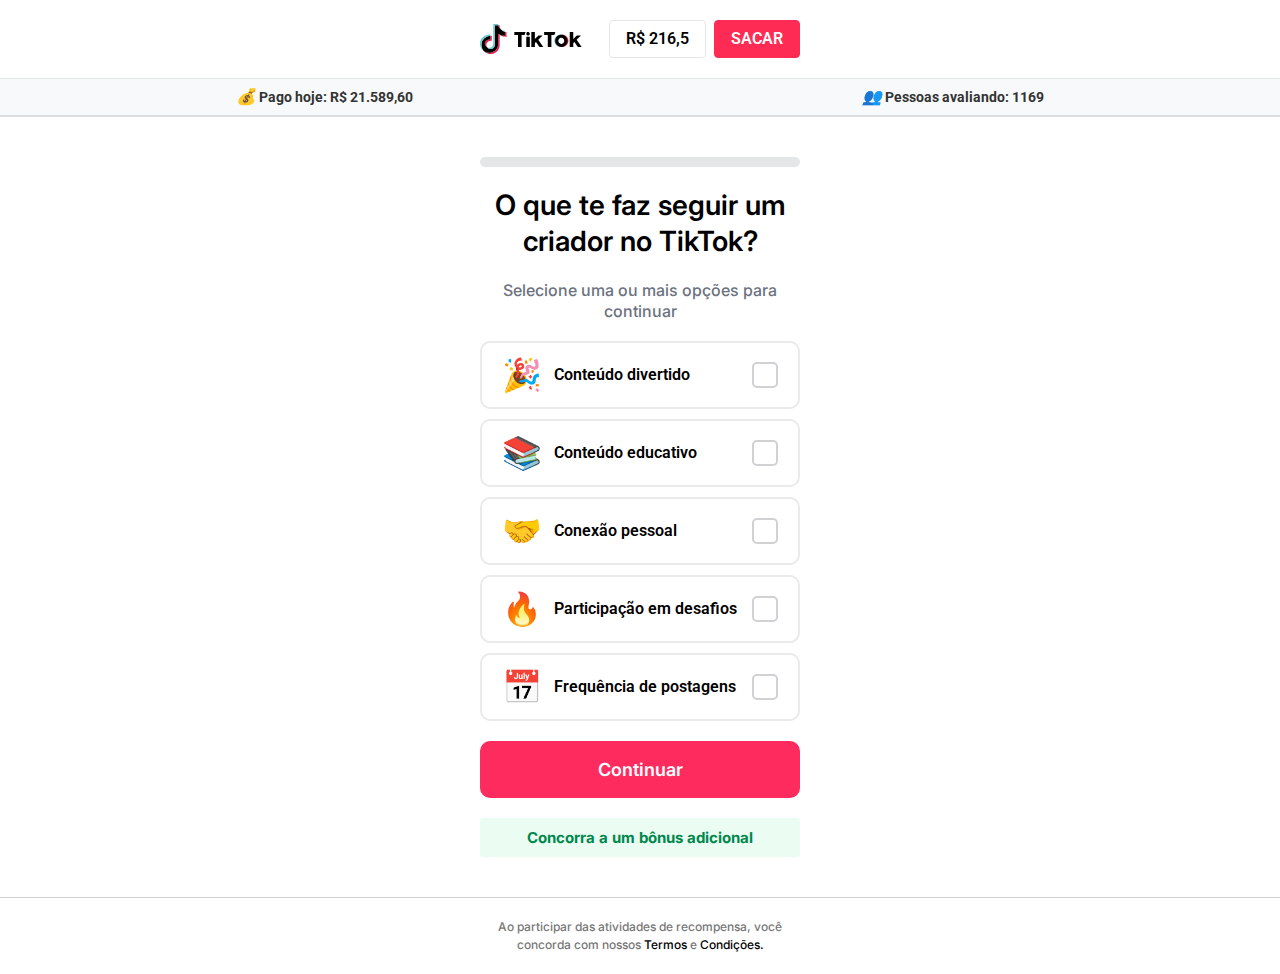
<file: 05/index.html>
<!DOCTYPE html><html lang="pt-BR"><head>
	<meta charset="UTF-8">
		<title>Pesquisa – Campanha Bonus</title>
<style>
#wpadminbar #wp-admin-bar-wccp_free_top_button .ab-icon:before {
	content: "\f160";
	color: #02CA02;
	top: 3px;
}
#wpadminbar #wp-admin-bar-wccp_free_top_button .ab-icon {
	transform: rotate(45deg);
}
</style>
<meta name="robots" content="max-image-preview:large">
<link rel="alternate" type="application/rss+xml" title="Feed para Campanha Bonus »" href="feed/index.html"> 	
<link rel="alternate" type="application/rss+xml" title="Feed de comentários para Campanha Bonus »" href="comments/feed/index.html">
<script>
window._wpemojiSettings = {"baseUrl":"https:\/\/s.w.org\/images\/core\/emoji\/15.0.3\/72x72\/","ext":".png","svgUrl":"https:\/\/s.w.org\/images\/core\/emoji\/15.0.3\/svg\/","svgExt":".svg","source":{"concatemoji":"https:\/\/campanhabonificada.online\/wp-includes\/js\/wp-emoji-release.min.js?ver=6.6.2"}};
/*! This file is auto-generated */
!function(i,n){var o,s,e;function c(e){try{var t={supportTests:e,timestamp:(new Date).valueOf()};sessionStorage.setItem(o,JSON.stringify(t))}catch(e){}}function p(e,t,n){e.clearRect(0,0,e.canvas.width,e.canvas.height),e.fillText(t,0,0);var t=new Uint32Array(e.getImageData(0,0,e.canvas.width,e.canvas.height).data),r=(e.clearRect(0,0,e.canvas.width,e.canvas.height),e.fillText(n,0,0),new Uint32Array(e.getImageData(0,0,e.canvas.width,e.canvas.height).data));return t.every(function(e,t){return e===r[t]})}function u(e,t,n){switch(t){case"flag":return n(e,"\ud83c\udff3\ufe0f\u200d\u26a7\ufe0f","\ud83c\udff3\ufe0f\u200b\u26a7\ufe0f")?!1:!n(e,"\ud83c\uddfa\ud83c\uddf3","\ud83c\uddfa\u200b\ud83c\uddf3")&&!n(e,"\ud83c\udff4\udb40\udc67\udb40\udc62\udb40\udc65\udb40\udc6e\udb40\udc67\udb40\udc7f","\ud83c\udff4\u200b\udb40\udc67\u200b\udb40\udc62\u200b\udb40\udc65\u200b\udb40\udc6e\u200b\udb40\udc67\u200b\udb40\udc7f");case"emoji":return!n(e,"\ud83d\udc26\u200d\u2b1b","\ud83d\udc26\u200b\u2b1b")}return!1}function f(e,t,n){var r="undefined"!=typeof WorkerGlobalScope&&self instanceof WorkerGlobalScope?new OffscreenCanvas(300,150):i.createElement("canvas"),a=r.getContext("2d",{willReadFrequently:!0}),o=(a.textBaseline="top",a.font="600 32px Arial",{});return e.forEach(function(e){o[e]=t(a,e,n)}),o}function t(e){var t=i.createElement("script");t.src=e,t.defer=!0,i.head.appendChild(t)}"undefined"!=typeof Promise&&(o="wpEmojiSettingsSupports",s=["flag","emoji"],n.supports={everything:!0,everythingExceptFlag:!0},e=new Promise(function(e){i.addEventListener("DOMContentLoaded",e,{once:!0})}),new Promise(function(t){var n=function(){try{var e=JSON.parse(sessionStorage.getItem(o));if("object"==typeof e&&"number"==typeof e.timestamp&&(new Date).valueOf()<e.timestamp+604800&&"object"==typeof e.supportTests)return e.supportTests}catch(e){}return null}();if(!n){if("undefined"!=typeof Worker&&"undefined"!=typeof OffscreenCanvas&&"undefined"!=typeof URL&&URL.createObjectURL&&"undefined"!=typeof Blob)try{var e="postMessage("+f.toString()+"("+[JSON.stringify(s),u.toString(),p.toString()].join(",")+"));",r=new Blob([e],{type:"text/javascript"}),a=new Worker(URL.createObjectURL(r),{name:"wpTestEmojiSupports"});return void(a.onmessage=function(e){c(n=e.data),a.terminate(),t(n)})}catch(e){}c(n=f(s,u,p))}t(n)}).then(function(e){for(var t in e)n.supports[t]=e[t],n.supports.everything=n.supports.everything&&n.supports[t],"flag"!==t&&(n.supports.everythingExceptFlag=n.supports.everythingExceptFlag&&n.supports[t]);n.supports.everythingExceptFlag=n.supports.everythingExceptFlag&&!n.supports.flag,n.DOMReady=!1,n.readyCallback=function(){n.DOMReady=!0}}).then(function(){return e}).then(function(){var e;n.supports.everything||(n.readyCallback(),(e=n.source||{}).concatemoji?t(e.concatemoji):e.wpemoji&&e.twemoji&&(t(e.twemoji),t(e.wpemoji)))}))}((window,document),window._wpemojiSettings);
</script>
<style id="wp-emoji-styles-inline-css">

	img.wp-smiley, img.emoji {
		display: inline !important;
		border: none !important;
		box-shadow: none !important;
		height: 1em !important;
		width: 1em !important;
		margin: 0 0.07em !important;
		vertical-align: -0.1em !important;
		background: none !important;
		padding: 0 !important;
	}
</style>
<style id="classic-theme-styles-inline-css">
/*! This file is auto-generated */
.wp-block-button__link{color:#fff;background-color:#32373c;border-radius:9999px;box-shadow:none;text-decoration:none;padding:calc(.667em + 2px) calc(1.333em + 2px);font-size:1.125em}.wp-block-file__button{background:#32373c;color:#fff;text-decoration:none}
</style>
<style id="global-styles-inline-css">
:root{--wp--preset--aspect-ratio--square: 1;--wp--preset--aspect-ratio--4-3: 4/3;--wp--preset--aspect-ratio--3-4: 3/4;--wp--preset--aspect-ratio--3-2: 3/2;--wp--preset--aspect-ratio--2-3: 2/3;--wp--preset--aspect-ratio--16-9: 16/9;--wp--preset--aspect-ratio--9-16: 9/16;--wp--preset--color--black: #000000;--wp--preset--color--cyan-bluish-gray: #abb8c3;--wp--preset--color--white: #ffffff;--wp--preset--color--pale-pink: #f78da7;--wp--preset--color--vivid-red: #cf2e2e;--wp--preset--color--luminous-vivid-orange: #ff6900;--wp--preset--color--luminous-vivid-amber: #fcb900;--wp--preset--color--light-green-cyan: #7bdcb5;--wp--preset--color--vivid-green-cyan: #00d084;--wp--preset--color--pale-cyan-blue: #8ed1fc;--wp--preset--color--vivid-cyan-blue: #0693e3;--wp--preset--color--vivid-purple: #9b51e0;--wp--preset--gradient--vivid-cyan-blue-to-vivid-purple: linear-gradient(135deg,rgba(6,147,227,1) 0%,rgb(155,81,224) 100%);--wp--preset--gradient--light-green-cyan-to-vivid-green-cyan: linear-gradient(135deg,rgb(122,220,180) 0%,rgb(0,208,130) 100%);--wp--preset--gradient--luminous-vivid-amber-to-luminous-vivid-orange: linear-gradient(135deg,rgba(252,185,0,1) 0%,rgba(255,105,0,1) 100%);--wp--preset--gradient--luminous-vivid-orange-to-vivid-red: linear-gradient(135deg,rgba(255,105,0,1) 0%,rgb(207,46,46) 100%);--wp--preset--gradient--very-light-gray-to-cyan-bluish-gray: linear-gradient(135deg,rgb(238,238,238) 0%,rgb(169,184,195) 100%);--wp--preset--gradient--cool-to-warm-spectrum: linear-gradient(135deg,rgb(74,234,220) 0%,rgb(151,120,209) 20%,rgb(207,42,186) 40%,rgb(238,44,130) 60%,rgb(251,105,98) 80%,rgb(254,248,76) 100%);--wp--preset--gradient--blush-light-purple: linear-gradient(135deg,rgb(255,206,236) 0%,rgb(152,150,240) 100%);--wp--preset--gradient--blush-bordeaux: linear-gradient(135deg,rgb(254,205,165) 0%,rgb(254,45,45) 50%,rgb(107,0,62) 100%);--wp--preset--gradient--luminous-dusk: linear-gradient(135deg,rgb(255,203,112) 0%,rgb(199,81,192) 50%,rgb(65,88,208) 100%);--wp--preset--gradient--pale-ocean: linear-gradient(135deg,rgb(255,245,203) 0%,rgb(182,227,212) 50%,rgb(51,167,181) 100%);--wp--preset--gradient--electric-grass: linear-gradient(135deg,rgb(202,248,128) 0%,rgb(113,206,126) 100%);--wp--preset--gradient--midnight: linear-gradient(135deg,rgb(2,3,129) 0%,rgb(40,116,252) 100%);--wp--preset--font-size--small: 13px;--wp--preset--font-size--medium: 20px;--wp--preset--font-size--large: 36px;--wp--preset--font-size--x-large: 42px;--wp--preset--spacing--20: 0.44rem;--wp--preset--spacing--30: 0.67rem;--wp--preset--spacing--40: 1rem;--wp--preset--spacing--50: 1.5rem;--wp--preset--spacing--60: 2.25rem;--wp--preset--spacing--70: 3.38rem;--wp--preset--spacing--80: 5.06rem;--wp--preset--shadow--natural: 6px 6px 9px rgba(0, 0, 0, 0.2);--wp--preset--shadow--deep: 12px 12px 50px rgba(0, 0, 0, 0.4);--wp--preset--shadow--sharp: 6px 6px 0px rgba(0, 0, 0, 0.2);--wp--preset--shadow--outlined: 6px 6px 0px -3px rgba(255, 255, 255, 1), 6px 6px rgba(0, 0, 0, 1);--wp--preset--shadow--crisp: 6px 6px 0px rgba(0, 0, 0, 1);}:where(.is-layout-flex){gap: 0.5em;}:where(.is-layout-grid){gap: 0.5em;}body .is-layout-flex{display: flex;}.is-layout-flex{flex-wrap: wrap;align-items: center;}.is-layout-flex > :is(*, div){margin: 0;}body .is-layout-grid{display: grid;}.is-layout-grid > :is(*, div){margin: 0;}:where(.wp-block-columns.is-layout-flex){gap: 2em;}:where(.wp-block-columns.is-layout-grid){gap: 2em;}:where(.wp-block-post-template.is-layout-flex){gap: 1.25em;}:where(.wp-block-post-template.is-layout-grid){gap: 1.25em;}.has-black-color{color: var(--wp--preset--color--black) !important;}.has-cyan-bluish-gray-color{color: var(--wp--preset--color--cyan-bluish-gray) !important;}.has-white-color{color: var(--wp--preset--color--white) !important;}.has-pale-pink-color{color: var(--wp--preset--color--pale-pink) !important;}.has-vivid-red-color{color: var(--wp--preset--color--vivid-red) !important;}.has-luminous-vivid-orange-color{color: var(--wp--preset--color--luminous-vivid-orange) !important;}.has-luminous-vivid-amber-color{color: var(--wp--preset--color--luminous-vivid-amber) !important;}.has-light-green-cyan-color{color: var(--wp--preset--color--light-green-cyan) !important;}.has-vivid-green-cyan-color{color: var(--wp--preset--color--vivid-green-cyan) !important;}.has-pale-cyan-blue-color{color: var(--wp--preset--color--pale-cyan-blue) !important;}.has-vivid-cyan-blue-color{color: var(--wp--preset--color--vivid-cyan-blue) !important;}.has-vivid-purple-color{color: var(--wp--preset--color--vivid-purple) !important;}.has-black-background-color{background-color: var(--wp--preset--color--black) !important;}.has-cyan-bluish-gray-background-color{background-color: var(--wp--preset--color--cyan-bluish-gray) !important;}.has-white-background-color{background-color: var(--wp--preset--color--white) !important;}.has-pale-pink-background-color{background-color: var(--wp--preset--color--pale-pink) !important;}.has-vivid-red-background-color{background-color: var(--wp--preset--color--vivid-red) !important;}.has-luminous-vivid-orange-background-color{background-color: var(--wp--preset--color--luminous-vivid-orange) !important;}.has-luminous-vivid-amber-background-color{background-color: var(--wp--preset--color--luminous-vivid-amber) !important;}.has-light-green-cyan-background-color{background-color: var(--wp--preset--color--light-green-cyan) !important;}.has-vivid-green-cyan-background-color{background-color: var(--wp--preset--color--vivid-green-cyan) !important;}.has-pale-cyan-blue-background-color{background-color: var(--wp--preset--color--pale-cyan-blue) !important;}.has-vivid-cyan-blue-background-color{background-color: var(--wp--preset--color--vivid-cyan-blue) !important;}.has-vivid-purple-background-color{background-color: var(--wp--preset--color--vivid-purple) !important;}.has-black-border-color{border-color: var(--wp--preset--color--black) !important;}.has-cyan-bluish-gray-border-color{border-color: var(--wp--preset--color--cyan-bluish-gray) !important;}.has-white-border-color{border-color: var(--wp--preset--color--white) !important;}.has-pale-pink-border-color{border-color: var(--wp--preset--color--pale-pink) !important;}.has-vivid-red-border-color{border-color: var(--wp--preset--color--vivid-red) !important;}.has-luminous-vivid-orange-border-color{border-color: var(--wp--preset--color--luminous-vivid-orange) !important;}.has-luminous-vivid-amber-border-color{border-color: var(--wp--preset--color--luminous-vivid-amber) !important;}.has-light-green-cyan-border-color{border-color: var(--wp--preset--color--light-green-cyan) !important;}.has-vivid-green-cyan-border-color{border-color: var(--wp--preset--color--vivid-green-cyan) !important;}.has-pale-cyan-blue-border-color{border-color: var(--wp--preset--color--pale-cyan-blue) !important;}.has-vivid-cyan-blue-border-color{border-color: var(--wp--preset--color--vivid-cyan-blue) !important;}.has-vivid-purple-border-color{border-color: var(--wp--preset--color--vivid-purple) !important;}.has-vivid-cyan-blue-to-vivid-purple-gradient-background{background: var(--wp--preset--gradient--vivid-cyan-blue-to-vivid-purple) !important;}.has-light-green-cyan-to-vivid-green-cyan-gradient-background{background: var(--wp--preset--gradient--light-green-cyan-to-vivid-green-cyan) !important;}.has-luminous-vivid-amber-to-luminous-vivid-orange-gradient-background{background: var(--wp--preset--gradient--luminous-vivid-amber-to-luminous-vivid-orange) !important;}.has-luminous-vivid-orange-to-vivid-red-gradient-background{background: var(--wp--preset--gradient--luminous-vivid-orange-to-vivid-red) !important;}.has-very-light-gray-to-cyan-bluish-gray-gradient-background{background: var(--wp--preset--gradient--very-light-gray-to-cyan-bluish-gray) !important;}.has-cool-to-warm-spectrum-gradient-background{background: var(--wp--preset--gradient--cool-to-warm-spectrum) !important;}.has-blush-light-purple-gradient-background{background: var(--wp--preset--gradient--blush-light-purple) !important;}.has-blush-bordeaux-gradient-background{background: var(--wp--preset--gradient--blush-bordeaux) !important;}.has-luminous-dusk-gradient-background{background: var(--wp--preset--gradient--luminous-dusk) !important;}.has-pale-ocean-gradient-background{background: var(--wp--preset--gradient--pale-ocean) !important;}.has-electric-grass-gradient-background{background: var(--wp--preset--gradient--electric-grass) !important;}.has-midnight-gradient-background{background: var(--wp--preset--gradient--midnight) !important;}.has-small-font-size{font-size: var(--wp--preset--font-size--small) !important;}.has-medium-font-size{font-size: var(--wp--preset--font-size--medium) !important;}.has-large-font-size{font-size: var(--wp--preset--font-size--large) !important;}.has-x-large-font-size{font-size: var(--wp--preset--font-size--x-large) !important;}
:where(.wp-block-post-template.is-layout-flex){gap: 1.25em;}:where(.wp-block-post-template.is-layout-grid){gap: 1.25em;}
:where(.wp-block-columns.is-layout-flex){gap: 2em;}:where(.wp-block-columns.is-layout-grid){gap: 2em;}
:root :where(.wp-block-pullquote){font-size: 1.5em;line-height: 1.6;}
</style>
<link rel="stylesheet" id="hello-elementor-css" href="css/style.min.css%2540ver%253D3.1.1.css" media="all">
<link rel="stylesheet" id="hello-elementor-theme-style-css" href="css/theme.min.css%2540ver%253D3.1.1.css" media="all">
<link rel="stylesheet" id="hello-elementor-header-footer-css" href="css/header-footer.min.css%2540ver%253D3.1.1.css" media="all">
<link rel="stylesheet" id="elementor-frontend-css" href="css/frontend.min.css%2540ver%253D3.24.7.css" media="all">
<link rel="stylesheet" id="elementor-post-5-css" href="css/post-5.css%2540ver%253D1730218676.css" media="all">
<link rel="stylesheet" id="widget-image-css" href="css/widget-image.min.css%2540ver%253D3.24.7.css" media="all">
<link rel="stylesheet" id="widget-heading-css" href="css/widget-heading.min.css%2540ver%253D3.24.7.css" media="all">
<link rel="stylesheet" id="widget-counter-css" href="css/widget-counter.min.css%2540ver%253D3.24.7.css" media="all">
<link rel="stylesheet" id="swiper-css" href="css/swiper.min.css%2540ver%253D8.4.5.css" media="all">
<link rel="stylesheet" id="e-swiper-css" href="css/e-swiper.min.css%2540ver%253D3.24.7.css" media="all">
<link rel="stylesheet" id="elementor-pro-css" href="css/frontend.min.css%2540ver%253D3.24.4.css" media="all">
<link rel="stylesheet" id="elementor-global-css" href="css/global.css%2540ver%253D1730218676.css" media="all">
<link rel="stylesheet" id="widget-progress-css" href="css/widget-progress.min.css%2540ver%253D3.24.7.css" media="all">
<link rel="stylesheet" id="elementor-post-17-css" href="css/post-17.css%2540ver%253D1730226357.css" media="all">
<link rel="stylesheet" id="elementor-post-824-css" href="css/post-824.css%2540ver%253D1730231262.css" media="all">
<link rel="stylesheet" id="elementor-post-292-css" href="css/post-292.css%2540ver%253D1730218676.css" media="all">
<link rel="stylesheet" id="elementor-post-285-css" href="css/post-285.css%2540ver%253D1730218676.css" media="all">
<link rel="stylesheet" id="elementor-post-280-css" href="css/post-280.css%2540ver%253D1730218676.css" media="all">
<link rel="stylesheet" id="elementor-post-277-css" href="css/post-277.css%2540ver%253D1730218676.css" media="all">
<link rel="stylesheet" id="elementor-post-274-css" href="css/post-274.css%2540ver%253D1730218676.css" media="all">
<link rel="stylesheet" id="elementor-post-271-css" href="css/post-271.css%2540ver%253D1730218677.css" media="all">
<link rel="stylesheet" id="elementor-post-268-css" href="css/post-268.css%2540ver%253D1730218677.css" media="all">
<link rel="stylesheet" id="elementor-post-265-css" href="css/post-265.css%2540ver%253D1730218677.css" media="all">
<link rel="stylesheet" id="elementor-post-262-css" href="css/post-262.css%2540ver%253D1730218677.css" media="all">
<link rel="stylesheet" id="elementor-post-259-css" href="css/post-259.css%2540ver%253D1730218677.css" media="all">
<link rel="stylesheet" id="elementor-post-256-css" href="css/post-256.css%2540ver%253D1730218677.css" media="all">
<link rel="stylesheet" id="elementor-post-253-css" href="css/post-253.css%2540ver%253D1730218677.css" media="all">
<link rel="stylesheet" id="google-fonts-1-css" href="https://fonts.googleapis.com/css?family=Roboto%3A100%2C100italic%2C200%2C200italic%2C300%2C300italic%2C400%2C400italic%2C500%2C500italic%2C600%2C600italic%2C700%2C700italic%2C800%2C800italic%2C900%2C900italic%7CRoboto+Slab%3A100%2C100italic%2C200%2C200italic%2C300%2C300italic%2C400%2C400italic%2C500%2C500italic%2C600%2C600italic%2C700%2C700italic%2C800%2C800italic%2C900%2C900italic%7CInter%3A100%2C100italic%2C200%2C200italic%2C300%2C300italic%2C400%2C400italic%2C500%2C500italic%2C600%2C600italic%2C700%2C700italic%2C800%2C800italic%2C900%2C900italic&display=swap&ver=6.6.2" media="all">
<link rel="preconnect" href="https://fonts.gstatic.com/" crossorigin=""><script src="jquery.min.js%2540ver%253D3.7.1" id="jquery-core-js"></script>
<script src="jquery-migrate.min.js%2540ver%253D3.4.1" id="jquery-migrate-js"></script>
<link rel="https://api.w.org/" href="wp-json/index.html"><link rel="alternate" title="JSON" type="application/json" href="wp-json/wp/v2/pages/17"><link rel="EditURI" type="application/rsd+xml" title="RSD" href="xmlrpc.php@rsd">
<meta name="generator" content="WordPress 6.6.2">
<link rel="canonical" href="index.html@p=17.html">
<link rel="shortlink" href="index.html@p=17.html">
<link rel="alternate" title="oEmbed (JSON)" type="application/json+oembed" href="wp-json/oembed/1.0/embed@url=https%253A%252F%252Fcampanhabonificada.online%252Fpesquisa-fg12%252F">
<link rel="alternate" title="oEmbed (XML)" type="text/xml+oembed" href="wp-json/oembed/1.0/embed@url=https%253A%252F%252Fcampanhabonificada.online%252Fpesquisa-fg12%252F&format=xml">
<script id="wpcp_disable_selection" type="text/javascript">
var image_save_msg='You are not allowed to save images!';
	var no_menu_msg='Context Menu disabled!';
	var smessage = "Content is protected !!";

function disableEnterKey(e)
{
	var elemtype = e.target.tagName;
	
	elemtype = elemtype.toUpperCase();
	
	if (elemtype == "TEXT" || elemtype == "TEXTAREA" || elemtype == "INPUT" || elemtype == "PASSWORD" || elemtype == "SELECT" || elemtype == "OPTION" || elemtype == "EMBED")
	{
		elemtype = 'TEXT';
	}
	
	if (e.ctrlKey){
     var key;
     if(window.event)
          key = window.event.keyCode;     //IE
     else
          key = e.which;     //firefox (97)
    //if (key != 17) alert(key);
     if (elemtype!= 'TEXT' && (key == 97 || key == 65 || key == 67 || key == 99 || key == 88 || key == 120 || key == 26 || key == 85  || key == 86 || key == 83 || key == 43 || key == 73))
     {
		if(wccp_free_iscontenteditable(e)) return true;
		show_wpcp_message('You are not allowed to copy content or view source');
		return false;
     }else
     	return true;
     }
}


/*For contenteditable tags*/
function wccp_free_iscontenteditable(e)
{
	var e = e || window.event; // also there is no e.target property in IE. instead IE uses window.event.srcElement
  	
	var target = e.target || e.srcElement;

	var elemtype = e.target.nodeName;
	
	elemtype = elemtype.toUpperCase();
	
	var iscontenteditable = "false";
		
	if(typeof target.getAttribute!="undefined" ) iscontenteditable = target.getAttribute("contenteditable"); // Return true or false as string
	
	var iscontenteditable2 = false;
	
	if(typeof target.isContentEditable!="undefined" ) iscontenteditable2 = target.isContentEditable; // Return true or false as boolean

	if(target.parentElement.isContentEditable) iscontenteditable2 = true;
	
	if (iscontenteditable == "true" || iscontenteditable2 == true)
	{
		if(typeof target.style!="undefined" ) target.style.cursor = "text";
		
		return true;
	}
}

////////////////////////////////////
function disable_copy(e)
{	
	var e = e || window.event; // also there is no e.target property in IE. instead IE uses window.event.srcElement
	
	var elemtype = e.target.tagName;
	
	elemtype = elemtype.toUpperCase();
	
	if (elemtype == "TEXT" || elemtype == "TEXTAREA" || elemtype == "INPUT" || elemtype == "PASSWORD" || elemtype == "SELECT" || elemtype == "OPTION" || elemtype == "EMBED")
	{
		elemtype = 'TEXT';
	}
	
	if(wccp_free_iscontenteditable(e)) return true;
	
	var isSafari = /Safari/.test(navigator.userAgent) && /Apple Computer/.test(navigator.vendor);
	
	var checker_IMG = '';
	if (elemtype == "IMG" && checker_IMG == 'checked' && e.detail >= 2) {show_wpcp_message(alertMsg_IMG);return false;}
	if (elemtype != "TEXT")
	{
		if (smessage !== "" && e.detail == 2)
			show_wpcp_message(smessage);
		
		if (isSafari)
			return true;
		else
			return false;
	}	
}

//////////////////////////////////////////
function disable_copy_ie()
{
	var e = e || window.event;
	var elemtype = window.event.srcElement.nodeName;
	elemtype = elemtype.toUpperCase();
	if(wccp_free_iscontenteditable(e)) return true;
	if (elemtype == "IMG") {show_wpcp_message(alertMsg_IMG);return false;}
	if (elemtype != "TEXT" && elemtype != "TEXTAREA" && elemtype != "INPUT" && elemtype != "PASSWORD" && elemtype != "SELECT" && elemtype != "OPTION" && elemtype != "EMBED")
	{
		return false;
	}
}	
function reEnable()
{
	return true;
}
document.onkeydown = disableEnterKey;
document.onselectstart = disable_copy_ie;
if(navigator.userAgent.indexOf('MSIE')==-1)
{
	document.onmousedown = disable_copy;
	document.onclick = reEnable;
}
function disableSelection(target)
{
    //For IE This code will work
    if (typeof target.onselectstart!="undefined")
    target.onselectstart = disable_copy_ie;
    
    //For Firefox This code will work
    else if (typeof target.style.MozUserSelect!="undefined")
    {target.style.MozUserSelect="none";}
    
    //All other  (ie: Opera) This code will work
    else
    target.onmousedown=function(){return false}
    target.style.cursor = "default";
}
//Calling the JS function directly just after body load
window.onload = function(){disableSelection(document.body);};

//////////////////special for safari Start////////////////
var onlongtouch;
var timer;
var touchduration = 1000; //length of time we want the user to touch before we do something

var elemtype = "";
function touchstart(e) {
	var e = e || window.event;
  // also there is no e.target property in IE.
  // instead IE uses window.event.srcElement
  	var target = e.target || e.srcElement;
	
	elemtype = window.event.srcElement.nodeName;
	
	elemtype = elemtype.toUpperCase();
	
	if(!wccp_pro_is_passive()) e.preventDefault();
	if (!timer) {
		timer = setTimeout(onlongtouch, touchduration);
	}
}

function touchend() {
    //stops short touches from firing the event
    if (timer) {
        clearTimeout(timer);
        timer = null;
    }
	onlongtouch();
}

onlongtouch = function(e) { //this will clear the current selection if anything selected
	
	if (elemtype != "TEXT" && elemtype != "TEXTAREA" && elemtype != "INPUT" && elemtype != "PASSWORD" && elemtype != "SELECT" && elemtype != "EMBED" && elemtype != "OPTION")	
	{
		if (window.getSelection) {
			if (window.getSelection().empty) {  // Chrome
			window.getSelection().empty();
			} else if (window.getSelection().removeAllRanges) {  // Firefox
			window.getSelection().removeAllRanges();
			}
		} else if (document.selection) {  // IE?
			document.selection.empty();
		}
		return false;
	}
};

document.addEventListener("DOMContentLoaded", function(event) { 
    window.addEventListener("touchstart", touchstart, false);
    window.addEventListener("touchend", touchend, false);
});

function wccp_pro_is_passive() {

  var cold = false,
  hike = function() {};

  try {
	  const object1 = {};
  var aid = Object.defineProperty(object1, 'passive', {
  get() {cold = true}
  });
  window.addEventListener('test', hike, aid);
  window.removeEventListener('test', hike, aid);
  } catch (e) {}

  return cold;
}
/*special for safari End*/
</script>
<script id="wpcp_disable_Right_Click" type="text/javascript">
document.ondragstart = function() { return false;}
	function nocontext(e) {
	   return false;
	}
	document.oncontextmenu = nocontext;
</script>
<style>
.unselectable
{
-moz-user-select:none;
-webkit-user-select:none;
cursor: default;
}
html
{
-webkit-touch-callout: none;
-webkit-user-select: none;
-khtml-user-select: none;
-moz-user-select: none;
-ms-user-select: none;
user-select: none;
-webkit-tap-highlight-color: rgba(0,0,0,0);
}
</style>
<script id="wpcp_css_disable_selection" type="text/javascript">
var e = document.getElementsByTagName('body')[0];
if(e)
{
	e.setAttribute('unselectable',"on");
}
</script>
<meta name="generator" content="Elementor 3.24.7; features: e_font_icon_svg, additional_custom_breakpoints, e_optimized_control_loading, e_element_cache; settings: css_print_method-external, google_font-enabled, font_display-swap">
			<style>
				.e-con.e-parent:nth-of-type(n+4):not(.e-lazyloaded):not(.e-no-lazyload),
				.e-con.e-parent:nth-of-type(n+4):not(.e-lazyloaded):not(.e-no-lazyload) * {
					background-image: none !important;
				}
				@media screen and (max-height: 1024px) {
					.e-con.e-parent:nth-of-type(n+3):not(.e-lazyloaded):not(.e-no-lazyload),
					.e-con.e-parent:nth-of-type(n+3):not(.e-lazyloaded):not(.e-no-lazyload) * {
						background-image: none !important;
					}
				}
				@media screen and (max-height: 640px) {
					.e-con.e-parent:nth-of-type(n+2):not(.e-lazyloaded):not(.e-no-lazyload),
					.e-con.e-parent:nth-of-type(n+2):not(.e-lazyloaded):not(.e-no-lazyload) * {
						background-image: none !important;
					}
				}
			</style>
			<link rel="icon" href="images/L75f9jRyiyWz.jpg" sizes="32x32">
<link rel="icon" href="images/ZdYbRiiVL7aU.jpg" sizes="192x192">
<link rel="apple-touch-icon" href="images/ZdYbRiiVL7aU.jpg">
<meta name="msapplication-TileImage" content="https://campanhabonificada.online/wp-content/uploads/2024/10/tiktok-logo-300x300.jpg">
	<meta name="viewport" content="width=device-width, initial-scale=1.0, viewport-fit=cover"><script src="js/3yHRKt5wB3Bf.js" defer=""></script><script src="js/U9SM1k0uWPP4.js" defer=""></script><script src="js/wp-emoji-release.min.js" defer=""></script><script src="js/wp-emoji-release.min_1.js" defer=""></script></head>
<body class="page-template page-template-elementor_canvas page page-id-17 unselectable elementor-default elementor-template-canvas elementor-kit-5 elementor-page elementor-page-17" style="cursor: default;">
			<div data-elementor-type="wp-page" data-elementor-id="17" class="elementor elementor-17" data-elementor-post-type="page">
				<div class="elementor-element elementor-element-4cf01900 e-flex e-con-boxed e-con e-parent e-lazyloaded" data-id="4cf01900" data-element_type="container" data-settings="{" background_background":"classic","sticky":"top","sticky_on":["desktop","tablet","mobile"],"sticky_offset":0,"sticky_effects_offset":0}"="">
					<div class="e-con-inner">
		<div class="elementor-element elementor-element-69748632 e-con-full e-flex e-con e-child" data-id="69748632" data-element_type="container">
				<div class="elementor-element elementor-element-5544cbea elementor-widget elementor-widget-image" data-id="5544cbea" data-element_type="widget" data-widget_type="image.default">
				<div class="elementor-widget-container">
													<img decoding="async" width="102" height="30" src="images/wWZS9BPs5Ow9.svg" class="attachment-large size-large wp-image-35" alt="">													</div>
				</div>
				</div>
		<div class="elementor-element elementor-element-41c54e06 e-con-full e-flex e-con e-child" data-id="41c54e06" data-element_type="container">
				<div class="elementor-element elementor-element-22497f4f elementor-align-left elementor-widget elementor-widget-button" data-id="22497f4f" data-element_type="widget" data-widget_type="button.default">
				<div class="elementor-widget-container">
					<div class="elementor-button-wrapper">
			<a class="elementor-button elementor-button-link elementor-size-sm" href="index.html@p=124.html">
						<span class="elementor-button-content-wrapper">
									<span class="elementor-button-text">R$ 216,5</span>
					</span>
					</a>
		</div>
				</div>
				</div>
				<div class="elementor-element elementor-element-5d384136 elementor-align-left elementor-widget elementor-widget-button" data-id="5d384136" data-element_type="widget" data-widget_type="button.default">
				<div class="elementor-widget-container">
					<div class="elementor-button-wrapper">
<a id="utmLink" href="../11/index.html" class="elementor-button elementor-button-link elementor-size-sm">
  SACAR
</a>

<script>
document.addEventListener("DOMContentLoaded", function() {
  var utmParams = ['utm_source', 'utm_medium', 'utm_campaign', 'utm_term', 'utm_content'];
  var urlParams = new URLSearchParams(window.location.search);
  var queryString = '';

  utmParams.forEach(function(param) {
    if(urlParams.has(param)) {
      queryString += (queryString ? '&' : '?') + param + '=' + encodeURIComponent(urlParams.get(param));
    }
  });

  if(queryString) {
    document.getElementById('utmLink').href += queryString;
  }
});
</script>
					
					
		</div>
				</div>
				</div>
				</div>
					</div>
				</div>

  <meta charset="UTF-8">
  <title>Pesquisa – Campanha Bonus</title>
  <style>
      /* Estilos para os pop-ups de informações */
      .info-bar {
          display: flex;
          justify-content: space-around;
          align-items: center;
          background: #f8f9fa;
          padding: 6px 12px;
          font-size: 14px;
          font-weight: bold;
          color: #333;
          border-bottom: 2px solid #ddd;
          text-align: center;
          white-space: nowrap;
      }

      .info-item {
          display: flex;
          align-items: center;
          gap: 3px;
      }

      .info-item i {
          color: #28a745;
          font-size: 16px;
      }

      /* Pop-ups de depoimentos */
      .testimonial-popup {
          position: fixed;
          bottom: 20px;
          left: 50%;
          transform: translateX(-50%);
          background: #ffffff;
          color: #333;
          padding: 12px 18px;
          border-radius: 10px;
          box-shadow: 0px 4px 12px rgba(0, 0, 0, 0.3);
          font-size: 15px;
          font-weight: bold;
          display: none;
          z-index: 9999;
          text-align: center;
          max-width: 90%;
          animation: fadeInOut 5s ease-in-out;
      }

      @keyframes fadeInOut {
          0% { opacity: 0; transform: translateY(20px); }
          10% { opacity: 1; transform: translateY(0); }
          90% { opacity: 1; transform: translateY(0); }
          100% { opacity: 0; transform: translateY(20px); }
      }

      /* Responsividade para manter em linha */
      @media screen and (max-width: 480px) {
          .info-bar {
              flex-wrap: nowrap;
              overflow: hidden;
              font-size: 12px;
              padding: 5px 8px;
          }
          .info-item {
              gap: 2px;
          }
          .info-item i {
              font-size: 14px;
          }
      }
  </style>



  <!-- Barra de informações abaixo da logo, valor e botão -->
  <div class="info-bar">
      <div class="info-item">
          <i>💰</i>
          <span id="pago-hoje">Pago hoje: R$ 21.589,60</span>
      </div>
      <div class="info-item">
          <i>👥</i>
          <span id="pessoas-avaliando">Pessoas avaliando: 1169</span>
      </div>
  </div>

  <!-- Pop-up de Depoimentos -->
  <div id="testimonial-popup" class="testimonial-popup"></div>

  <script>
      function animatePagoHoje() {
          let valor = 21589.60;
          setInterval(() => {
              let incremento = (Math.random() * 50 + 10).toFixed(2); // Aumenta valores entre 10 e 60 reais a cada 2 segundos
              valor += parseFloat(incremento);
              document.getElementById("pago-hoje").innerHTML = `Pago hoje: R$ ${valor.toLocaleString("pt-BR", { minimumFractionDigits: 2 })}`;
          }, 2000); // Atualiza a cada 2 segundos
      }

      function animatePessoasAvaliando() {
          let pessoas = 1169;
          setInterval(() => {
              let variacao = Math.floor(Math.random() * 50) - 10; // Aumenta entre -10 e +40 pessoas
              pessoas += variacao;
              if (pessoas < 850) pessoas = 850; // Mantém um mínimo de pessoas
              document.getElementById("pessoas-avaliando").innerHTML = `Pessoas avaliando: ${pessoas}`;
          }, 1500); // Atualiza a cada 1.5 segundos
      }

      function showTestimonial() {
          const testimonials = [
              "⭐ Ana sacou <span style='color: #28a745;'>R$234</span> agora!",
              "🔥 João acabou de sacar <span style='color: #28a745;'>R$870</span>!",
              "💰 Maria recebeu <span style='color: #28a745;'>R$1.230</span> via Pix!",
              "🎁 Pedro sacou <span style='color: #28a745;'>R$500</span> na sua conta!",
              "🚀 Carla completou 4 pesquisas hoje!",
              "💎 Felipe retirou <span style='color: #28a745;'>R$750</span> da plataforma!",
              "🎉 Laura desbloqueou seu saldo de <span style='color: #28a745;'>R$1.100</span>!",
              "⚡ Marcos finalizou 3 avaliações e já pode sacar!",
              "💵 Bruna atingiu <span style='color: #28a745;'>R$600</span> acumulados!",
              "🔥 Rafael conseguiu mais <span style='color: #28a745;'>R$450</span> em recompensas!"
          ];
          const testimonialPopup = document.getElementById("testimonial-popup");
          const randomTestimonial = testimonials[Math.floor(Math.random() * testimonials.length)];
          testimonialPopup.innerHTML = randomTestimonial;
          testimonialPopup.style.display = "block";
          setTimeout(() => {
              testimonialPopup.style.display = "none";
          }, 5000); // Tempo de exibição do depoimento
      }

      document.addEventListener("DOMContentLoaded", function() {
          animatePagoHoje();
          animatePessoasAvaliando();
          setInterval(showTestimonial, 7000); // Exibir um novo depoimento a cada 7 segundos
      });
  </script>



		<div class="elementor-element elementor-element-23fa7516 e-flex e-con-boxed e-con e-parent e-lazyloaded" data-id="23fa7516" data-element_type="container" data-settings="{" background_background":"classic"}"="">
					<div class="e-con-inner">
				<div class="elementor-element elementor-element-509eb4f8 elementor-widget-mobile__width-inherit elementor-widget__width-inherit elementor-widget elementor-widget-progress" data-id="509eb4f8" data-element_type="widget" data-widget_type="progress.default">
				<div class="elementor-widget-container">
			
		<div class="elementor-progress-wrapper" role="progressbar" aria-valuemin="0" aria-valuemax="100" aria-valuenow="50">
			<div class="elementor-progress-bar" data-max="50">
				<span class="elementor-progress-text"></span>
							</div>
		</div>
				</div>
				</div>
				<div class="elementor-element elementor-element-75754e2c elementor-widget elementor-widget-heading" data-id="75754e2c" data-element_type="widget" data-widget_type="heading.default">
				<div class="elementor-widget-container">
			<h2 class="elementor-heading-title elementor-size-default">O que te faz seguir um criador no TikTok?
</h2>		</div>
				</div>
				<div class="elementor-element elementor-element-6b04aa25 elementor-widget elementor-widget-heading" data-id="6b04aa25" data-element_type="widget" data-widget_type="heading.default">
				<div class="elementor-widget-container">
			<h2 class="elementor-heading-title elementor-size-default">Selecione uma ou mais opções  para continuar</h2>		</div>
				</div>
				<div class="elementor-element elementor-element-33986672 elementor-widget__width-inherit elementor-widget-mobile__width-inherit elementor-widget elementor-widget-html" data-id="33986672" data-element_type="widget" data-widget_type="html.default">
				<div class="elementor-widget-container">
			<!-- Opções de Avaliação -->
<div class="rating-option">
    <input type="checkbox" id="fun-content" name="rating">
    <label for="fun-content">
        <span class="emoji">🎉</span>
        <span>Conteúdo divertido</span>
        <div class="checkbox-custom"></div>
    </label>
</div>

<div class="rating-option">
    <input type="checkbox" id="educational-content" name="rating">
    <label for="educational-content">
        <span class="emoji">📚</span>
        <span>Conteúdo educativo</span>
        <div class="checkbox-custom"></div>
    </label>
</div>

<div class="rating-option">
    <input type="checkbox" id="personal-connection" name="rating">
    <label for="personal-connection">
        <span class="emoji">🤝</span>
        <span>Conexão pessoal</span>
        <div class="checkbox-custom"></div>
    </label>
</div>

<div class="rating-option">
    <input type="checkbox" id="challenge-participation" name="rating">
    <label for="challenge-participation">
        <span class="emoji">🔥</span>
        <span>Participação em desafios</span>
        <div class="checkbox-custom"></div>
    </label>
</div>

<div class="rating-option">
    <input type="checkbox" id="posting-frequency" name="rating">
    <label for="posting-frequency">
        <span class="emoji">📅</span>
        <span>Frequência de postagens</span>
        <div class="checkbox-custom"></div>
    </label>
</div>

<!-- Botão "Continuar" com evento onclick -->
<div class="continue-button" onclick="validateSelection()">Continuar</div>
<div id="error-message" style="color: red; display: none;">Por favor, selecione uma opção.</div>

<!-- Inclusão da biblioteca de confetti -->
<script src="js/D9O2qLTndyfL.js"></script>

<script>
function validateSelection() {
    // Obtém todos os checkboxes
    const checkboxes = document.querySelectorAll('.rating-option input[type="checkbox"]');
    const errorMessage = document.getElementById('error-message');
    
    // Verifica se pelo menos um checkbox está selecionado
    const isChecked = Array.from(checkboxes).some(checkbox => checkbox.checked);

    if (isChecked) {
        errorMessage.style.display = 'none'; // Esconde a mensagem de erro

        // Ativa o efeito de confetti
        confetti.start(); 
        setTimeout(function(){ confetti.stop(); }, 1000); // Para o confetti após 1 segundo
        
        // Abre o popup do Elementor usando o novo ID numérico do popup
        elementorProFrontend.modules.popup.showPopup({ id: 265 });

    } else {
        errorMessage.style.display = 'block'; // Exibe a mensagem de erro
    }
}
</script>
		</div>
				</div>
				<div class="elementor-element elementor-element-227353d3 elementor-mobile-align-justify elementor-widget-mobile__width-inherit elementor-align-justify elementor-widget__width-inherit elementor-widget elementor-widget-button" data-id="227353d3" data-element_type="widget" data-widget_type="button.default">
				<div class="elementor-widget-container">
					<div class="elementor-button-wrapper">
			<a class="elementor-button elementor-button-link elementor-size-sm" href="">
						<span class="elementor-button-content-wrapper">
									<span class="elementor-button-text">Concorra a um bônus adicional</span>
					</span>
					</a>
		</div>
				</div>
				</div>
					</div>
				</div>
		<div class="elementor-element elementor-element-11d2f346 e-flex e-con-boxed e-con e-parent e-lazyloaded" data-id="11d2f346" data-element_type="container" data-settings="{" background_background":"classic"}"="">
					<div class="e-con-inner">
				<div class="elementor-element elementor-element-33ac618d elementor-widget elementor-widget-heading" data-id="33ac618d" data-element_type="widget" data-widget_type="heading.default">
				<div class="elementor-widget-container">
			<h2 class="elementor-heading-title elementor-size-default">Ao participar das atividades de recompensa, você concorda com nossos <span style="color: #000000">Termos</span> e  <span style="color: #000000">Condições.</span></h2>		</div>
				</div>
					</div>
				</div>
				</div>
			<div id="wpcp-error-message" class="msgmsg-box-wpcp hideme"><span>error: </span>Content is protected !!</div>
	<script>
	var timeout_result;
	function show_wpcp_message(smessage)
	{
		if (smessage !== "")
			{
			var smessage_text = '<span>Alert: </span>'+smessage;
			document.getElementById("wpcp-error-message").innerHTML = smessage_text;
			document.getElementById("wpcp-error-message").className = "msgmsg-box-wpcp warning-wpcp showme";
			clearTimeout(timeout_result);
			timeout_result = setTimeout(hide_message, 3000);
			}
	}
	function hide_message()
	{
		document.getElementById("wpcp-error-message").className = "msgmsg-box-wpcp warning-wpcp hideme";
	}
	</script>
		<style>
	@media print {
	body * {display: none !important;}
		body:after {
		content: "You are not allowed to print preview this page, Thank you"; }
	}
	</style>
		<style type="text/css">
	#wpcp-error-message {
	    direction: ltr;
	    text-align: center;
	    transition: opacity 900ms ease 0s;
	    z-index: 99999999;
	}
	.hideme {
    	opacity:0;
    	visibility: hidden;
	}
	.showme {
    	opacity:1;
    	visibility: visible;
	}
	.msgmsg-box-wpcp {
		border:1px solid #f5aca6;
		border-radius: 10px;
		color: #555;
		font-family: Tahoma;
		font-size: 11px;
		margin: 10px;
		padding: 10px 36px;
		position: fixed;
		width: 255px;
		top: 50%;
  		left: 50%;
  		margin-top: -10px;
  		margin-left: -130px;
  		-webkit-box-shadow: 0px 0px 34px 2px rgba(242,191,191,1);
		-moz-box-shadow: 0px 0px 34px 2px rgba(242,191,191,1);
		box-shadow: 0px 0px 34px 2px rgba(242,191,191,1);
	}
	.msgmsg-box-wpcp span {
		font-weight:bold;
		text-transform:uppercase;
	}
		.warning-wpcp {
		background:#ffecec url('images/U59glf5sPAUY.png') no-repeat 10px 50%;
	}
    </style>
		<div data-elementor-type="popup" data-elementor-id="285" class="elementor elementor-285 elementor-location-popup" data-elementor-settings="{" entrance_animation_mobile":"none","prevent_scroll":"yes","a11y_navigation":"yes","triggers":[],"timing":[]}"="" data-elementor-post-type="elementor_library">
			<div class="elementor-element elementor-element-7b81e10d e-flex e-con-boxed e-con e-parent e-lazyloaded" data-id="7b81e10d" data-element_type="container">
					<div class="e-con-inner">
		<div class="elementor-element elementor-element-2e2a8f82 e-con-full e-flex e-con e-child" data-id="2e2a8f82" data-element_type="container">
				<div class="elementor-element elementor-element-7b5a2a8b elementor-widget elementor-widget-image" data-id="7b5a2a8b" data-element_type="widget" data-widget_type="image.default">
				<div class="elementor-widget-container">
													<img width="765" height="212" src="images/sZ4zp7B5uz6w.svg" class="attachment-large size-large wp-image-283" alt="">													</div>
				</div>
				<div class="elementor-element elementor-element-53d59c40 elementor-widget elementor-widget-image" data-id="53d59c40" data-element_type="widget" data-widget_type="image.default">
				<div class="elementor-widget-container">
													<img width="765" height="212" src="images/oEekmR6zXfkL.svg" class="attachment-large size-large wp-image-284" alt="">													</div>
				</div>
				</div>
		<div class="elementor-element elementor-element-1e88ebc6 e-con-full e-flex e-con e-child" data-id="1e88ebc6" data-element_type="container">
				<div class="elementor-element elementor-element-4a632043 elementor-widget elementor-widget-heading" data-id="4a632043" data-element_type="widget" data-widget_type="heading.default">
				<div class="elementor-widget-container">
			<h2 class="elementor-heading-title elementor-size-default">Concorra a um bônus adicional</h2>		</div>
				</div>
				<div class="elementor-element elementor-element-2e859fce elementor-widget elementor-widget-heading" data-id="2e859fce" data-element_type="widget" data-widget_type="heading.default">
				<div class="elementor-widget-container">
			<h2 class="elementor-heading-title elementor-size-default">Participe das nossas pesquisas e tenha a chance de ganhar um bônus extra como recompensa!</h2>		</div>
				</div>
				<div class="elementor-element elementor-element-53e33a5e elementor-align-justify elementor-mobile-align-justify elementor-widget-mobile__width-inherit elementor-widget__width-inherit elementor-widget elementor-widget-button" data-id="53e33a5e" data-element_type="widget" data-widget_type="button.default">
				<div class="elementor-widget-container">
					<div class="elementor-button-wrapper">
			<a class="elementor-button elementor-button-link elementor-size-sm" href="index.html@p=17.html#elementor-action%3Aaction%3Dpopup%3Aclose%26settings%3DeyJkb19ub3Rfc2hvd19hZ2FpbiI6IiJ9">
						<span class="elementor-button-content-wrapper">
									<span class="elementor-button-text">OK</span>
					</span>
					</a>
		</div>
				</div>
				</div>
				</div>
					</div>
				</div>
				</div>
				<div data-elementor-type="popup" data-elementor-id="824" class="elementor elementor-824 elementor-location-popup" data-elementor-settings="{" entrance_animation_mobile":"none","prevent_scroll":"yes","a11y_navigation":"yes","triggers":[],"timing":[]}"="" data-elementor-post-type="elementor_library">
			<div class="elementor-element elementor-element-763c1865 e-flex e-con-boxed e-con e-parent e-lazyloaded" data-id="763c1865" data-element_type="container">
					<div class="e-con-inner">
		<div class="elementor-element elementor-element-30015127 e-con-full e-flex e-con e-child" data-id="30015127" data-element_type="container">
				<div class="elementor-element elementor-element-5a85f3c elementor-widget elementor-widget-image" data-id="5a85f3c" data-element_type="widget" data-widget_type="image.default">
				<div class="elementor-widget-container">
													<img width="71" height="71" src="images/5XWhpjA2qkg1.svg" class="attachment-large size-large wp-image-828" alt="">													</div>
				</div>
				</div>
		<div class="elementor-element elementor-element-64a4e2a8 e-con-full e-flex e-con e-child" data-id="64a4e2a8" data-element_type="container">
				<div class="elementor-element elementor-element-7f5990f6 elementor-widget elementor-widget-heading" data-id="7f5990f6" data-element_type="widget" data-widget_type="heading.default">
				<div class="elementor-widget-container">
			<h2 class="elementor-heading-title elementor-size-default">Complete a pesquisa</h2>		</div>
				</div>
				<div class="elementor-element elementor-element-433242f5 elementor-widget elementor-widget-heading" data-id="433242f5" data-element_type="widget" data-widget_type="heading.default">
				<div class="elementor-widget-container">
			<h2 class="elementor-heading-title elementor-size-default">Complete a pesquisa para realizar o saque dos seus ganhos.</h2>		</div>
				</div>
				<div class="elementor-element elementor-element-5062007a elementor-align-justify elementor-mobile-align-justify elementor-widget-mobile__width-inherit elementor-widget__width-inherit elementor-widget elementor-widget-button" data-id="5062007a" data-element_type="widget" data-widget_type="button.default">
				<div class="elementor-widget-container">
					<div class="elementor-button-wrapper">
			<a class="elementor-button elementor-button-link elementor-size-sm" href="index.html@p=17.html#elementor-action%3Aaction%3Dpopup%3Aclose%26settings%3DeyJkb19ub3Rfc2hvd19hZ2FpbiI6IiJ9">
						<span class="elementor-button-content-wrapper">
									<span class="elementor-button-text">OK</span>
					</span>
					</a>
		</div>
				</div>
				</div>
				</div>
					</div>
				</div>
				</div>
				<div data-elementor-type="popup" data-elementor-id="292" class="elementor elementor-292 elementor-location-popup" data-elementor-settings="{" open_selector":"popup1","prevent_close_on_background_click":"yes","prevent_close_on_esc_key":"yes","prevent_scroll":"yes","triggers":[],"timing":[]}"="" data-elementor-post-type="elementor_library">
			<div class="elementor-element elementor-element-49c72b8c e-flex e-con-boxed e-con e-parent" data-id="49c72b8c" data-element_type="container" data-settings="{" background_background":"classic"}"="">
					<div class="e-con-inner">
		<div class="elementor-element elementor-element-61e3b194 e-con-full e-flex e-con e-child" data-id="61e3b194" data-element_type="container" data-settings="{" background_background":"classic"}"="">
				<div class="elementor-element elementor-element-73eccc50 elementor-widget elementor-widget-heading" data-id="73eccc50" data-element_type="widget" data-widget_type="heading.default">
				<div class="elementor-widget-container">
			<h2 class="elementor-heading-title elementor-size-default">Nova recompensa</h2>		</div>
				</div>
				</div>
		<div class="elementor-element elementor-element-17c1419c e-con-full e-flex e-con e-child" data-id="17c1419c" data-element_type="container" data-settings="{" background_background":"gradient"}"="">
				<div class="elementor-element elementor-element-12f866e3 elementor-widget elementor-widget-heading" data-id="12f866e3" data-element_type="widget" data-widget_type="heading.default">
				<div class="elementor-widget-container">
			<h2 class="elementor-heading-title elementor-size-default">Você ganhou</h2>		</div>
				</div>
				<div class="elementor-element elementor-element-51613f87 elementor-widget elementor-widget-counter" data-id="51613f87" data-element_type="widget" data-widget_type="counter.default">
				<div class="elementor-widget-container">
					<div class="elementor-counter">
						<div class="elementor-counter-number-wrapper">
				<span class="elementor-counter-number-prefix">R$</span>
				<span class="elementor-counter-number" data-duration="5000" data-to-value="54.87" data-from-value="0">0</span>
				<span class="elementor-counter-number-suffix"></span>
			</div>
		</div>
				</div>
				</div>
				<div class="elementor-element elementor-element-233f4a5f elementor-widget elementor-widget-heading" data-id="233f4a5f" data-element_type="widget" data-widget_type="heading.default">
				<div class="elementor-widget-container">
			<h2 class="elementor-heading-title elementor-size-default">Clique no botão abaixo para sacar suas recompensas</h2>		</div>
				</div>
				<div class="elementor-element elementor-element-51e1c557 elementor-mobile-align-justify atualizar-saldo elementor-align-justify elementor-widget__width-initial elementor-widget-mobile__width-inherit elementor-widget elementor-widget-button" data-id="51e1c557" data-element_type="widget" data-widget_type="button.default">
				<div class="elementor-widget-container">
					<div class="elementor-button-wrapper">
			<a class="elementor-button elementor-button-link elementor-size-sm" href="../11/index.html/">
						<span class="elementor-button-content-wrapper">
									<span class="elementor-button-text">SACAR DINHEIRO</span>
					</span>
					</a>
		</div>
				</div>
				</div>
				</div>
					</div>
				</div>
				</div>
				<div data-elementor-type="popup" data-elementor-id="280" class="elementor elementor-280 elementor-location-popup" data-elementor-settings="{" open_selector":"popup1","prevent_close_on_background_click":"yes","prevent_close_on_esc_key":"yes","prevent_scroll":"yes","triggers":[],"timing":[]}"="" data-elementor-post-type="elementor_library">
			<div class="elementor-element elementor-element-2bfe2260 e-flex e-con-boxed e-con e-parent" data-id="2bfe2260" data-element_type="container" data-settings="{" background_background":"classic"}"="">
					<div class="e-con-inner">
		<div class="elementor-element elementor-element-56ec925 e-con-full e-flex e-con e-child" data-id="56ec925" data-element_type="container" data-settings="{" background_background":"classic"}"="">
				<div class="elementor-element elementor-element-520db830 elementor-widget elementor-widget-heading" data-id="520db830" data-element_type="widget" data-widget_type="heading.default">
				<div class="elementor-widget-container">
			<h2 class="elementor-heading-title elementor-size-default">Nova recompensa</h2>		</div>
				</div>
				</div>
		<div class="elementor-element elementor-element-217ff36d e-con-full e-flex e-con e-child" data-id="217ff36d" data-element_type="container" data-settings="{" background_background":"classic"}"="">
				<div class="elementor-element elementor-element-7ad60375 elementor-widget elementor-widget-heading" data-id="7ad60375" data-element_type="widget" data-widget_type="heading.default">
				<div class="elementor-widget-container">
			<h2 class="elementor-heading-title elementor-size-default">Você ganhou</h2>		</div>
				</div>
				<div class="elementor-element elementor-element-5e40c6b8 elementor-widget elementor-widget-counter" data-id="5e40c6b8" data-element_type="widget" data-widget_type="counter.default">
				<div class="elementor-widget-container">
					<div class="elementor-counter">
						<div class="elementor-counter-number-wrapper">
				<span class="elementor-counter-number-prefix">R$</span>
				<span class="elementor-counter-number" data-duration="5000" data-to-value="73.28" data-from-value="0">0</span>
				<span class="elementor-counter-number-suffix"></span>
			</div>
		</div>
				</div>
				</div>
				<div class="elementor-element elementor-element-1cabbf26 elementor-widget elementor-widget-heading" data-id="1cabbf26" data-element_type="widget" data-widget_type="heading.default">
				<div class="elementor-widget-container">
			<h2 class="elementor-heading-title elementor-size-default">Responda mais pesquisas para ganhar até R$850</h2>		</div>
				</div>
				<div class="elementor-element elementor-element-16aa0bba elementor-mobile-align-justify atualizar-saldo elementor-align-justify elementor-widget__width-inherit elementor-widget-mobile__width-inherit elementor-widget elementor-widget-button" data-id="16aa0bba" data-element_type="widget" data-widget_type="button.default">
				<div class="elementor-widget-container">
					<div class="elementor-button-wrapper">
			<a class="elementor-button elementor-button-link elementor-size-sm" href="../06/index.html">
						<span class="elementor-button-content-wrapper">
									<span class="elementor-button-text">Continuar recebendo</span>
					</span>
					</a>
		</div>
				</div>
				</div>
				</div>
					</div>
				</div>
		<div class="elementor-element elementor-element-5d8091f2 e-flex e-con-boxed e-con e-parent" data-id="5d8091f2" data-element_type="container">
					<div class="e-con-inner">
					</div>
				</div>
				</div>
				<div data-elementor-type="popup" data-elementor-id="277" class="elementor elementor-277 elementor-location-popup" data-elementor-settings="{" open_selector":"popup1","prevent_close_on_background_click":"yes","prevent_close_on_esc_key":"yes","prevent_scroll":"yes","triggers":[],"timing":[]}"="" data-elementor-post-type="elementor_library">
			<div class="elementor-element elementor-element-2e42e62f e-flex e-con-boxed e-con e-parent" data-id="2e42e62f" data-element_type="container" data-settings="{" background_background":"classic"}"="">
					<div class="e-con-inner">
		<div class="elementor-element elementor-element-34d2de13 e-con-full e-flex e-con e-child" data-id="34d2de13" data-element_type="container" data-settings="{" background_background":"classic"}"="">
				<div class="elementor-element elementor-element-659da6ae elementor-widget elementor-widget-heading" data-id="659da6ae" data-element_type="widget" data-widget_type="heading.default">
				<div class="elementor-widget-container">
			<h2 class="elementor-heading-title elementor-size-default">Nova recompensa</h2>		</div>
				</div>
				</div>
		<div class="elementor-element elementor-element-76e00a69 e-con-full e-flex e-con e-child" data-id="76e00a69" data-element_type="container" data-settings="{" background_background":"classic"}"="">
				<div class="elementor-element elementor-element-730ca323 elementor-widget elementor-widget-heading" data-id="730ca323" data-element_type="widget" data-widget_type="heading.default">
				<div class="elementor-widget-container">
			<h2 class="elementor-heading-title elementor-size-default">Você ganhou</h2>		</div>
				</div>
				<div class="elementor-element elementor-element-7f9482e elementor-widget elementor-widget-counter" data-id="7f9482e" data-element_type="widget" data-widget_type="counter.default">
				<div class="elementor-widget-container">
					<div class="elementor-counter">
						<div class="elementor-counter-number-wrapper">
				<span class="elementor-counter-number-prefix">R$</span>
				<span class="elementor-counter-number" data-duration="5000" data-to-value="46.98" data-from-value="0">0</span>
				<span class="elementor-counter-number-suffix"></span>
			</div>
		</div>
				</div>
				</div>
				<div class="elementor-element elementor-element-260cad3 elementor-widget elementor-widget-heading" data-id="260cad3" data-element_type="widget" data-widget_type="heading.default">
				<div class="elementor-widget-container">
			<h2 class="elementor-heading-title elementor-size-default">Responda mais pesquisas para ganhar até R$850</h2>		</div>
				</div>
				<div class="elementor-element elementor-element-5ab819f elementor-mobile-align-justify atualizar-saldo elementor-align-justify elementor-widget__width-inherit elementor-widget-mobile__width-inherit elementor-widget elementor-widget-button" data-id="5ab819f" data-element_type="widget" data-widget_type="button.default">
				<div class="elementor-widget-container">
					<div class="elementor-button-wrapper">
			<a class="elementor-button elementor-button-link elementor-size-sm" href="../06/index.html">
						<span class="elementor-button-content-wrapper">
									<span class="elementor-button-text">Continuar recebendo</span>
					</span>
					</a>
		</div>
				</div>
				</div>
				</div>
					</div>
				</div>
		<div class="elementor-element elementor-element-61033d65 e-flex e-con-boxed e-con e-parent" data-id="61033d65" data-element_type="container">
					<div class="e-con-inner">
					</div>
				</div>
				</div>
				<div data-elementor-type="popup" data-elementor-id="274" class="elementor elementor-274 elementor-location-popup" data-elementor-settings="{" open_selector":"popup1","prevent_close_on_background_click":"yes","prevent_close_on_esc_key":"yes","prevent_scroll":"yes","triggers":[],"timing":[]}"="" data-elementor-post-type="elementor_library">
			<div class="elementor-element elementor-element-3fe4e2c4 e-flex e-con-boxed e-con e-parent" data-id="3fe4e2c4" data-element_type="container" data-settings="{" background_background":"classic"}"="">
					<div class="e-con-inner">
		<div class="elementor-element elementor-element-cf460b5 e-con-full e-flex e-con e-child" data-id="cf460b5" data-element_type="container" data-settings="{" background_background":"classic"}"="">
				<div class="elementor-element elementor-element-6257d401 elementor-widget elementor-widget-heading" data-id="6257d401" data-element_type="widget" data-widget_type="heading.default">
				<div class="elementor-widget-container">
			<h2 class="elementor-heading-title elementor-size-default">Nova recompensa</h2>		</div>
				</div>
				</div>
		<div class="elementor-element elementor-element-625090a6 e-con-full e-flex e-con e-child" data-id="625090a6" data-element_type="container" data-settings="{" background_background":"classic"}"="">
				<div class="elementor-element elementor-element-ef6fe00 elementor-widget elementor-widget-heading" data-id="ef6fe00" data-element_type="widget" data-widget_type="heading.default">
				<div class="elementor-widget-container">
			<h2 class="elementor-heading-title elementor-size-default">Você ganhou</h2>		</div>
				</div>
				<div class="elementor-element elementor-element-2ce7207e elementor-widget elementor-widget-counter" data-id="2ce7207e" data-element_type="widget" data-widget_type="counter.default">
				<div class="elementor-widget-container">
					<div class="elementor-counter">
						<div class="elementor-counter-number-wrapper">
				<span class="elementor-counter-number-prefix">R$</span>
				<span class="elementor-counter-number" data-duration="5000" data-to-value="33.98" data-from-value="0">0</span>
				<span class="elementor-counter-number-suffix"></span>
			</div>
		</div>
				</div>
				</div>
				<div class="elementor-element elementor-element-71ed9f89 elementor-widget elementor-widget-heading" data-id="71ed9f89" data-element_type="widget" data-widget_type="heading.default">
				<div class="elementor-widget-container">
			<h2 class="elementor-heading-title elementor-size-default">Responda mais pesquisas para ganhar até R$850</h2>		</div>
				</div>
				<div class="elementor-element elementor-element-2e3b3508 elementor-mobile-align-justify atualizar-saldo elementor-align-justify elementor-widget__width-inherit elementor-widget-mobile__width-inherit elementor-widget elementor-widget-button" data-id="2e3b3508" data-element_type="widget" data-widget_type="button.default">
				<div class="elementor-widget-container">
					<div class="elementor-button-wrapper">
			<a class="elementor-button elementor-button-link elementor-size-sm" href="../06/index.html">
						<span class="elementor-button-content-wrapper">
									<span class="elementor-button-text">Continuar recebendo</span>
					</span>
					</a>
		</div>
				</div>
				</div>
				</div>
					</div>
				</div>
		<div class="elementor-element elementor-element-2546ebab e-flex e-con-boxed e-con e-parent" data-id="2546ebab" data-element_type="container">
					<div class="e-con-inner">
					</div>
				</div>
				</div>
				<div data-elementor-type="popup" data-elementor-id="271" class="elementor elementor-271 elementor-location-popup" data-elementor-settings="{" open_selector":"popup1","prevent_close_on_background_click":"yes","prevent_close_on_esc_key":"yes","prevent_scroll":"yes","triggers":[],"timing":[]}"="" data-elementor-post-type="elementor_library">
			<div class="elementor-element elementor-element-64ce61c6 e-flex e-con-boxed e-con e-parent" data-id="64ce61c6" data-element_type="container" data-settings="{" background_background":"classic"}"="">
					<div class="e-con-inner">
		<div class="elementor-element elementor-element-56b2697d e-con-full e-flex e-con e-child" data-id="56b2697d" data-element_type="container" data-settings="{" background_background":"classic"}"="">
				<div class="elementor-element elementor-element-68554d6b elementor-widget elementor-widget-heading" data-id="68554d6b" data-element_type="widget" data-widget_type="heading.default">
				<div class="elementor-widget-container">
			<h2 class="elementor-heading-title elementor-size-default">Nova recompensa</h2>		</div>
				</div>
				</div>
		<div class="elementor-element elementor-element-5d1f6769 e-con-full e-flex e-con e-child" data-id="5d1f6769" data-element_type="container" data-settings="{" background_background":"classic"}"="">
				<div class="elementor-element elementor-element-761eda elementor-widget elementor-widget-heading" data-id="761eda" data-element_type="widget" data-widget_type="heading.default">
				<div class="elementor-widget-container">
			<h2 class="elementor-heading-title elementor-size-default">Você ganhou</h2>		</div>
				</div>
				<div class="elementor-element elementor-element-1621ca1d elementor-widget elementor-widget-counter" data-id="1621ca1d" data-element_type="widget" data-widget_type="counter.default">
				<div class="elementor-widget-container">
					<div class="elementor-counter">
						<div class="elementor-counter-number-wrapper">
				<span class="elementor-counter-number-prefix">R$</span>
				<span class="elementor-counter-number" data-duration="5000" data-to-value="52.28" data-from-value="0">0</span>
				<span class="elementor-counter-number-suffix"></span>
			</div>
		</div>
				</div>
				</div>
				<div class="elementor-element elementor-element-45f22fa9 elementor-widget elementor-widget-heading" data-id="45f22fa9" data-element_type="widget" data-widget_type="heading.default">
				<div class="elementor-widget-container">
			<h2 class="elementor-heading-title elementor-size-default">Responda mais pesquisas para ganhar até R$850</h2>		</div>
				</div>
				<div class="elementor-element elementor-element-2d34d91e elementor-mobile-align-justify atualizar-saldo elementor-align-justify elementor-widget__width-inherit elementor-widget-mobile__width-inherit elementor-widget elementor-widget-button" data-id="2d34d91e" data-element_type="widget" data-widget_type="button.default">
				<div class="elementor-widget-container">
					<div class="elementor-button-wrapper">
			<a class="elementor-button elementor-button-link elementor-size-sm" href="../06/index.html">
						<span class="elementor-button-content-wrapper">
									<span class="elementor-button-text">Continuar recebendo</span>
					</span>
					</a>
		</div>
				</div>
				</div>
				</div>
					</div>
				</div>
		<div class="elementor-element elementor-element-72fe40da e-flex e-con-boxed e-con e-parent" data-id="72fe40da" data-element_type="container">
					<div class="e-con-inner">
					</div>
				</div>
				</div>
				<div data-elementor-type="popup" data-elementor-id="268" class="elementor elementor-268 elementor-location-popup" data-elementor-settings="{" open_selector":"popup1","prevent_close_on_background_click":"yes","prevent_close_on_esc_key":"yes","prevent_scroll":"yes","triggers":[],"timing":[]}"="" data-elementor-post-type="elementor_library">
			<div class="elementor-element elementor-element-59a8cae e-flex e-con-boxed e-con e-parent" data-id="59a8cae" data-element_type="container" data-settings="{" background_background":"classic"}"="">
					<div class="e-con-inner">
		<div class="elementor-element elementor-element-4dee3aca e-con-full e-flex e-con e-child" data-id="4dee3aca" data-element_type="container" data-settings="{" background_background":"classic"}"="">
				<div class="elementor-element elementor-element-55bfea8d elementor-widget elementor-widget-heading" data-id="55bfea8d" data-element_type="widget" data-widget_type="heading.default">
				<div class="elementor-widget-container">
			<h2 class="elementor-heading-title elementor-size-default">Nova recompensa</h2>		</div>
				</div>
				</div>
		<div class="elementor-element elementor-element-65fa77a2 e-con-full e-flex e-con e-child" data-id="65fa77a2" data-element_type="container" data-settings="{" background_background":"classic"}"="">
				<div class="elementor-element elementor-element-74e0b550 elementor-widget elementor-widget-heading" data-id="74e0b550" data-element_type="widget" data-widget_type="heading.default">
				<div class="elementor-widget-container">
			<h2 class="elementor-heading-title elementor-size-default">Você ganhou</h2>		</div>
				</div>
				<div class="elementor-element elementor-element-1b10ae3b elementor-widget elementor-widget-counter" data-id="1b10ae3b" data-element_type="widget" data-widget_type="counter.default">
				<div class="elementor-widget-container">
					<div class="elementor-counter">
						<div class="elementor-counter-number-wrapper">
				<span class="elementor-counter-number-prefix">R$</span>
				<span class="elementor-counter-number" data-duration="5000" data-to-value="42.06" data-from-value="0">0</span>
				<span class="elementor-counter-number-suffix"></span>
			</div>
		</div>
				</div>
				</div>
				<div class="elementor-element elementor-element-17fb0b15 elementor-widget elementor-widget-heading" data-id="17fb0b15" data-element_type="widget" data-widget_type="heading.default">
				<div class="elementor-widget-container">
			<h2 class="elementor-heading-title elementor-size-default">Responda mais pesquisas para ganhar até R$850</h2>		</div>
				</div>
				<div class="elementor-element elementor-element-36d67a7b elementor-mobile-align-justify atualizar-saldo elementor-align-justify elementor-widget__width-inherit elementor-widget-mobile__width-inherit elementor-widget elementor-widget-button" data-id="36d67a7b" data-element_type="widget" data-widget_type="button.default">
				<div class="elementor-widget-container">
					<div class="elementor-button-wrapper">
			<a class="elementor-button elementor-button-link elementor-size-sm" href="../06/index.html">
						<span class="elementor-button-content-wrapper">
									<span class="elementor-button-text">Continuar recebendo</span>
					</span>
					</a>
		</div>
				</div>
				</div>
				</div>
					</div>
				</div>
		<div class="elementor-element elementor-element-134a1230 e-flex e-con-boxed e-con e-parent" data-id="134a1230" data-element_type="container">
					<div class="e-con-inner">
					</div>
				</div>
				</div>
				<div data-elementor-type="popup" data-elementor-id="265" class="elementor elementor-265 elementor-location-popup" data-elementor-settings="{" open_selector":"popup1","prevent_close_on_background_click":"yes","prevent_close_on_esc_key":"yes","prevent_scroll":"yes","triggers":[],"timing":[]}"="" data-elementor-post-type="elementor_library">
			<div class="elementor-element elementor-element-196bd3f e-flex e-con-boxed e-con e-parent" data-id="196bd3f" data-element_type="container" data-settings="{" background_background":"classic"}"="">
					<div class="e-con-inner">
		<div class="elementor-element elementor-element-3c242e49 e-con-full e-flex e-con e-child" data-id="3c242e49" data-element_type="container" data-settings="{" background_background":"classic"}"="">
				<div class="elementor-element elementor-element-19e0939d elementor-widget elementor-widget-heading" data-id="19e0939d" data-element_type="widget" data-widget_type="heading.default">
				<div class="elementor-widget-container">
			<h2 class="elementor-heading-title elementor-size-default">Nova recompensa</h2>		</div>
				</div>
				</div>
		<div class="elementor-element elementor-element-3e3c4d7c e-con-full e-flex e-con e-child" data-id="3e3c4d7c" data-element_type="container" data-settings="{" background_background":"classic"}"="">
				<div class="elementor-element elementor-element-65ca07a elementor-widget elementor-widget-heading" data-id="65ca07a" data-element_type="widget" data-widget_type="heading.default">
				<div class="elementor-widget-container">
			<h2 class="elementor-heading-title elementor-size-default">Você ganhou</h2>		</div>
				</div>
				<div class="elementor-element elementor-element-22f5f0a2 elementor-widget elementor-widget-counter" data-id="22f5f0a2" data-element_type="widget" data-widget_type="counter.default">
				<div class="elementor-widget-container">
					<div class="elementor-counter">
						<div class="elementor-counter-number-wrapper">
				<span class="elementor-counter-number-prefix">R$</span>
				<span class="elementor-counter-number" data-duration="5000" data-to-value="39.56" data-from-value="0">0</span>
				<span class="elementor-counter-number-suffix"></span>
			</div>
		</div>
				</div>
				</div>
				<div class="elementor-element elementor-element-6506f954 elementor-widget elementor-widget-heading" data-id="6506f954" data-element_type="widget" data-widget_type="heading.default">
				<div class="elementor-widget-container">
			<h2 class="elementor-heading-title elementor-size-default">Responda mais pesquisas para ganhar até R$850</h2>		</div>
				</div>
				<div class="elementor-element elementor-element-5061d64c elementor-mobile-align-justify atualizar-saldo elementor-align-justify elementor-widget__width-inherit elementor-widget-mobile__width-inherit elementor-widget elementor-widget-button" data-id="5061d64c" data-element_type="widget" data-widget_type="button.default">
				<div class="elementor-widget-container">
					<div class="elementor-button-wrapper">
			<a class="elementor-button elementor-button-link elementor-size-sm" href="../06/index.html">
						<span class="elementor-button-content-wrapper">
									<span class="elementor-button-text">Continuar recebendo</span>
					</span>
					</a>
		</div>
				</div>
				</div>
				</div>
					</div>
				</div>
		<div class="elementor-element elementor-element-2dd8c2a5 e-flex e-con-boxed e-con e-parent" data-id="2dd8c2a5" data-element_type="container">
					<div class="e-con-inner">
					</div>
				</div>
				</div>
				<div data-elementor-type="popup" data-elementor-id="262" class="elementor elementor-262 elementor-location-popup" data-elementor-settings="{" open_selector":"popup1","prevent_close_on_background_click":"yes","prevent_close_on_esc_key":"yes","prevent_scroll":"yes","triggers":[],"timing":[]}"="" data-elementor-post-type="elementor_library">
			<div class="elementor-element elementor-element-1bfa7a41 e-flex e-con-boxed e-con e-parent" data-id="1bfa7a41" data-element_type="container" data-settings="{" background_background":"classic"}"="">
					<div class="e-con-inner">
		<div class="elementor-element elementor-element-64d05841 e-con-full e-flex e-con e-child" data-id="64d05841" data-element_type="container" data-settings="{" background_background":"classic"}"="">
				<div class="elementor-element elementor-element-23f1233f elementor-widget elementor-widget-heading" data-id="23f1233f" data-element_type="widget" data-widget_type="heading.default">
				<div class="elementor-widget-container">
			<h2 class="elementor-heading-title elementor-size-default">Nova recompensa</h2>		</div>
				</div>
				</div>
		<div class="elementor-element elementor-element-a76f58c e-con-full e-flex e-con e-child" data-id="a76f58c" data-element_type="container" data-settings="{" background_background":"classic"}"="">
				<div class="elementor-element elementor-element-76e19b5e elementor-widget elementor-widget-heading" data-id="76e19b5e" data-element_type="widget" data-widget_type="heading.default">
				<div class="elementor-widget-container">
			<h2 class="elementor-heading-title elementor-size-default">Você ganhou</h2>		</div>
				</div>
				<div class="elementor-element elementor-element-72a14ba4 elementor-widget elementor-widget-counter" data-id="72a14ba4" data-element_type="widget" data-widget_type="counter.default">
				<div class="elementor-widget-container">
					<div class="elementor-counter">
						<div class="elementor-counter-number-wrapper">
				<span class="elementor-counter-number-prefix">R$</span>
				<span class="elementor-counter-number" data-duration="5000" data-to-value="33.98" data-from-value="0">0</span>
				<span class="elementor-counter-number-suffix"></span>
			</div>
		</div>
				</div>
				</div>
				<div class="elementor-element elementor-element-5bbedea8 elementor-widget elementor-widget-heading" data-id="5bbedea8" data-element_type="widget" data-widget_type="heading.default">
				<div class="elementor-widget-container">
			<h2 class="elementor-heading-title elementor-size-default">Responda mais pesquisas para ganhar até R$850</h2>		</div>
				</div>
				<div class="elementor-element elementor-element-70013fe1 elementor-mobile-align-justify atualizar-saldo elementor-align-justify elementor-widget__width-inherit elementor-widget-mobile__width-inherit elementor-widget elementor-widget-button" data-id="70013fe1" data-element_type="widget" data-widget_type="button.default">
				<div class="elementor-widget-container">
					<div class="elementor-button-wrapper">
			<a class="elementor-button elementor-button-link elementor-size-sm" href="../06/index.html">
						<span class="elementor-button-content-wrapper">
									<span class="elementor-button-text">Continuar recebendo</span>
					</span>
					</a>
		</div>
				</div>
				</div>
				</div>
					</div>
				</div>
		<div class="elementor-element elementor-element-3df71fb9 e-flex e-con-boxed e-con e-parent" data-id="3df71fb9" data-element_type="container">
					<div class="e-con-inner">
					</div>
				</div>
				</div>
				<div data-elementor-type="popup" data-elementor-id="259" class="elementor elementor-259 elementor-location-popup" data-elementor-settings="{" open_selector":"popup1","prevent_close_on_background_click":"yes","prevent_close_on_esc_key":"yes","prevent_scroll":"yes","triggers":[],"timing":[]}"="" data-elementor-post-type="elementor_library">
			<div class="elementor-element elementor-element-772d8197 e-flex e-con-boxed e-con e-parent" data-id="772d8197" data-element_type="container" data-settings="{" background_background":"classic"}"="">
					<div class="e-con-inner">
		<div class="elementor-element elementor-element-44f64ec6 e-con-full e-flex e-con e-child" data-id="44f64ec6" data-element_type="container" data-settings="{" background_background":"classic"}"="">
				<div class="elementor-element elementor-element-7b59f38 elementor-widget elementor-widget-heading" data-id="7b59f38" data-element_type="widget" data-widget_type="heading.default">
				<div class="elementor-widget-container">
			<h2 class="elementor-heading-title elementor-size-default">Nova recompensa</h2>		</div>
				</div>
				</div>
		<div class="elementor-element elementor-element-612eb727 e-con-full e-flex e-con e-child" data-id="612eb727" data-element_type="container" data-settings="{" background_background":"classic"}"="">
				<div class="elementor-element elementor-element-72bc4990 elementor-widget elementor-widget-heading" data-id="72bc4990" data-element_type="widget" data-widget_type="heading.default">
				<div class="elementor-widget-container">
			<h2 class="elementor-heading-title elementor-size-default">Você ganhou</h2>		</div>
				</div>
				<div class="elementor-element elementor-element-2a5f8d09 elementor-widget__width-initial elementor-widget elementor-widget-counter" data-id="2a5f8d09" data-element_type="widget" data-widget_type="counter.default">
				<div class="elementor-widget-container">
					<div class="elementor-counter">
						<div class="elementor-counter-number-wrapper">
				<span class="elementor-counter-number-prefix">R$</span>
				<span class="elementor-counter-number" data-duration="5000" data-to-value="29.42" data-from-value="0">0</span>
				<span class="elementor-counter-number-suffix"></span>
			</div>
		</div>
				</div>
				</div>
				<div class="elementor-element elementor-element-44370696 elementor-widget elementor-widget-heading" data-id="44370696" data-element_type="widget" data-widget_type="heading.default">
				<div class="elementor-widget-container">
			<h2 class="elementor-heading-title elementor-size-default">Responda mais pesquisas para ganhar até R$850</h2>		</div>
				</div>
				<div class="elementor-element elementor-element-69a922c8 elementor-mobile-align-justify atualizar-saldo elementor-align-justify elementor-widget__width-inherit elementor-widget-mobile__width-inherit elementor-widget elementor-widget-button" data-id="69a922c8" data-element_type="widget" data-widget_type="button.default">
				<div class="elementor-widget-container">
					<div class="elementor-button-wrapper">
			<a class="elementor-button elementor-button-link elementor-size-sm" href="../06/index.html">
						<span class="elementor-button-content-wrapper">
									<span class="elementor-button-text">Continuar recebendo</span>
					</span>
					</a>
		</div>
				</div>
				</div>
				</div>
					</div>
				</div>
		<div class="elementor-element elementor-element-22cb5944 e-flex e-con-boxed e-con e-parent" data-id="22cb5944" data-element_type="container">
					<div class="e-con-inner">
					</div>
				</div>
				</div>
				<div data-elementor-type="popup" data-elementor-id="256" class="elementor elementor-256 elementor-location-popup" data-elementor-settings="{" open_selector":"popup1","prevent_close_on_background_click":"yes","prevent_close_on_esc_key":"yes","prevent_scroll":"yes","triggers":[],"timing":[]}"="" data-elementor-post-type="elementor_library">
			<div class="elementor-element elementor-element-1b0c1219 e-flex e-con-boxed e-con e-parent" data-id="1b0c1219" data-element_type="container" data-settings="{" background_background":"classic"}"="">
					<div class="e-con-inner">
		<div class="elementor-element elementor-element-7d4dfe0f e-con-full e-flex e-con e-child" data-id="7d4dfe0f" data-element_type="container" data-settings="{" background_background":"classic"}"="">
				<div class="elementor-element elementor-element-c0baec6 elementor-widget elementor-widget-heading" data-id="c0baec6" data-element_type="widget" data-widget_type="heading.default">
				<div class="elementor-widget-container">
			<h2 class="elementor-heading-title elementor-size-default">Nova recompensa</h2>		</div>
				</div>
				</div>
		<div class="elementor-element elementor-element-68c0ed79 e-con-full e-flex e-con e-child" data-id="68c0ed79" data-element_type="container" data-settings="{" background_background":"classic"}"="">
				<div class="elementor-element elementor-element-678927b9 elementor-widget elementor-widget-heading" data-id="678927b9" data-element_type="widget" data-widget_type="heading.default">
				<div class="elementor-widget-container">
			<h2 class="elementor-heading-title elementor-size-default">Você ganhou</h2>		</div>
				</div>
				<div class="elementor-element elementor-element-7c873d9d elementor-widget elementor-widget-counter" data-id="7c873d9d" data-element_type="widget" data-widget_type="counter.default">
				<div class="elementor-widget-container">
					<div class="elementor-counter">
						<div class="elementor-counter-number-wrapper">
				<span class="elementor-counter-number-prefix">R$</span>
				<span class="elementor-counter-number" data-duration="5000" data-to-value="19.12" data-from-value="0">0</span>
				<span class="elementor-counter-number-suffix"></span>
			</div>
		</div>
				</div>
				</div>
				<div class="elementor-element elementor-element-35d4a8ce elementor-widget elementor-widget-heading" data-id="35d4a8ce" data-element_type="widget" data-widget_type="heading.default">
				<div class="elementor-widget-container">
			<h2 class="elementor-heading-title elementor-size-default">Responda mais pesquisas para ganhar até R$850</h2>		</div>
				</div>
				<div class="elementor-element elementor-element-21ce687d elementor-mobile-align-justify atualizar-saldo elementor-align-justify elementor-widget__width-inherit elementor-widget-mobile__width-inherit elementor-widget elementor-widget-button" data-id="21ce687d" data-element_type="widget" data-widget_type="button.default">
				<div class="elementor-widget-container">
					<div class="elementor-button-wrapper">
			<a class="elementor-button elementor-button-link elementor-size-sm" href="../06/index.html">
						<span class="elementor-button-content-wrapper">
									<span class="elementor-button-text">Continuar recebendo</span>
					</span>
					</a>
		</div>
				</div>
				</div>
				</div>
					</div>
				</div>
		<div class="elementor-element elementor-element-33414708 e-flex e-con-boxed e-con e-parent" data-id="33414708" data-element_type="container">
					<div class="e-con-inner">
					</div>
				</div>
				</div>
				<div data-elementor-type="popup" data-elementor-id="253" class="elementor elementor-253 elementor-location-popup" data-elementor-settings="{" open_selector":"popup1","prevent_close_on_background_click":"yes","prevent_close_on_esc_key":"yes","prevent_scroll":"yes","triggers":[],"timing":[]}"="" data-elementor-post-type="elementor_library">
			<div class="elementor-element elementor-element-1772fe47 e-flex e-con-boxed e-con e-parent" data-id="1772fe47" data-element_type="container" data-settings="{" background_background":"classic"}"="">
					<div class="e-con-inner">
		<div class="elementor-element elementor-element-7c61f01b e-con-full e-flex e-con e-child" data-id="7c61f01b" data-element_type="container" data-settings="{" background_background":"classic"}"="">
				<div class="elementor-element elementor-element-7573afd3 elementor-widget elementor-widget-heading" data-id="7573afd3" data-element_type="widget" data-widget_type="heading.default">
				<div class="elementor-widget-container">
			<h2 class="elementor-heading-title elementor-size-default">Nova recompensa</h2>		</div>
				</div>
				</div>
		<div class="elementor-element elementor-element-52a1a5a e-con-full e-flex e-con e-child" data-id="52a1a5a" data-element_type="container" data-settings="{" background_background":"classic"}"="">
				<div class="elementor-element elementor-element-7d98bc1f elementor-widget elementor-widget-heading" data-id="7d98bc1f" data-element_type="widget" data-widget_type="heading.default">
				<div class="elementor-widget-container">
			<h2 class="elementor-heading-title elementor-size-default">Você ganhou</h2>		</div>
				</div>
				<div class="elementor-element elementor-element-6c1c5529 elementor-widget elementor-widget-counter" data-id="6c1c5529" data-element_type="widget" data-widget_type="counter.default">
				<div class="elementor-widget-container">
					<div class="elementor-counter">
						<div class="elementor-counter-number-wrapper">
				<span class="elementor-counter-number-prefix">R$</span>
				<span class="elementor-counter-number" data-duration="5000" data-to-value="33.98" data-from-value="0">0</span>
				<span class="elementor-counter-number-suffix"></span>
			</div>
		</div>
				</div>
				</div>
				<div class="elementor-element elementor-element-637cafaf elementor-widget elementor-widget-heading" data-id="637cafaf" data-element_type="widget" data-widget_type="heading.default">
				<div class="elementor-widget-container">
			<h2 class="elementor-heading-title elementor-size-default">Responda mais pesquisas para ganhar até R$850</h2>		</div>
				</div>
				<div class="elementor-element elementor-element-1778dbbf elementor-mobile-align-justify atualizar-saldo elementor-align-justify elementor-widget__width-inherit elementor-widget-mobile__width-inherit elementor-widget elementor-widget-button" data-id="1778dbbf" data-element_type="widget" data-widget_type="button.default">
				<div class="elementor-widget-container">
					<div class="elementor-button-wrapper">
			<a class="elementor-button elementor-button-link elementor-size-sm" href="../06/index.html">
						<span class="elementor-button-content-wrapper">
									<span class="elementor-button-text">Continuar recebendo</span>
					</span>
					</a>
		</div>
				</div>
				</div>
				</div>
					</div>
				</div>
		<div class="elementor-element elementor-element-7527facf e-flex e-con-boxed e-con e-parent" data-id="7527facf" data-element_type="container">
					<div class="e-con-inner">
					</div>
				</div>
				</div>
					<script type="text/javascript">
				const lazyloadRunObserver = () => {
					const lazyloadBackgrounds = document.querySelectorAll( `.e-con.e-parent:not(.e-lazyloaded)` );
					const lazyloadBackgroundObserver = new IntersectionObserver( ( entries ) => {
						entries.forEach( ( entry ) => {
							if ( entry.isIntersecting ) {
								let lazyloadBackground = entry.target;
								if( lazyloadBackground ) {
									lazyloadBackground.classList.add( 'e-lazyloaded' );
								}
								lazyloadBackgroundObserver.unobserve( entry.target );
							}
						});
					}, { rootMargin: '200px 0px 200px 0px' } );
					lazyloadBackgrounds.forEach( ( lazyloadBackground ) => {
						lazyloadBackgroundObserver.observe( lazyloadBackground );
					} );
				};
				const events = [
					'DOMContentLoaded',
					'elementor/lazyload/observe',
				];
				events.forEach( ( event ) => {
					document.addEventListener( event, lazyloadRunObserver );
				} );
			</script>
			<script src="hello-frontend.min.js%2540ver%253D3.1.1" id="hello-theme-frontend-js"></script>
<script src="jquery-numerator.min.js%2540ver%253D0.2.1" id="jquery-numerator-js"></script>
<script src="jquery.sticky.min.js%2540ver%253D3.24.4" id="e-sticky-js"></script>
<script src="webpack-pro.runtime.min.js%2540ver%253D3.24.4" id="elementor-pro-webpack-runtime-js"></script>
<script src="webpack.runtime.min.js%2540ver%253D3.24.7" id="elementor-webpack-runtime-js"></script>
<script src="frontend-modules.min.js%2540ver%253D3.24.7" id="elementor-frontend-modules-js"></script>
<script src="hooks.min.js%2540ver%253D2810c76e705dd1a53b18" id="wp-hooks-js"></script>
<script src="i18n.min.js%2540ver%253D5e580eb46a90c2b997e6" id="wp-i18n-js"></script>
<script id="wp-i18n-js-after">
wp.i18n.setLocaleData( { 'text direction\u0004ltr': [ 'ltr' ] } );
</script>
<script id="elementor-pro-frontend-js-before">
var ElementorProFrontendConfig = {"ajaxurl":"https:\/\/campanhabonificada.online\/wp-admin\/admin-ajax.php","nonce":"b7168c22b8","urls":{"assets":"https:\/\/campanhabonificada.online\/wp-content\/plugins\/pro-elements\/assets\/","rest":"https:\/\/campanhabonificada.online\/wp-json\/"},"settings":{"lazy_load_background_images":true},"shareButtonsNetworks":{"facebook":{"title":"Facebook","has_counter":true},"twitter":{"title":"Twitter"},"linkedin":{"title":"LinkedIn","has_counter":true},"pinterest":{"title":"Pinterest","has_counter":true},"reddit":{"title":"Reddit","has_counter":true},"vk":{"title":"VK","has_counter":true},"odnoklassniki":{"title":"OK","has_counter":true},"tumblr":{"title":"Tumblr"},"digg":{"title":"Digg"},"skype":{"title":"Skype"},"stumbleupon":{"title":"StumbleUpon","has_counter":true},"mix":{"title":"Mix"},"telegram":{"title":"Telegram"},"pocket":{"title":"Pocket","has_counter":true},"xing":{"title":"XING","has_counter":true},"whatsapp":{"title":"WhatsApp"},"email":{"title":"Email"},"print":{"title":"Print"},"x-twitter":{"title":"X"},"threads":{"title":"Threads"}},"facebook_sdk":{"lang":"pt_BR","app_id":""},"lottie":{"defaultAnimationUrl":"https:\/\/campanhabonificada.online\/wp-content\/plugins\/pro-elements\/modules\/lottie\/assets\/animations\/default.json"}};
</script>
<script src="frontend.min.js%2540ver%253D3.24.4" id="elementor-pro-frontend-js"></script>
<script src="core.min.js%2540ver%253D1.13.3" id="jquery-ui-core-js"></script>
<script id="elementor-frontend-js-before">
var elementorFrontendConfig = {"environmentMode":{"edit":false,"wpPreview":false,"isScriptDebug":false},"i18n":{"shareOnFacebook":"Compartilhar no Facebook","shareOnTwitter":"Compartilhar no Twitter","pinIt":"Fixar","download":"Baixar","downloadImage":"Baixar imagem","fullscreen":"Tela cheia","zoom":"Zoom","share":"Compartilhar","playVideo":"Reproduzir v\u00eddeo","previous":"Anterior","next":"Pr\u00f3ximo","close":"Fechar","a11yCarouselWrapperAriaLabel":"Carrossel | Rolagem horizontal: Setas para esquerda e direita","a11yCarouselPrevSlideMessage":"Slide anterior","a11yCarouselNextSlideMessage":"Pr\u00f3ximo slide","a11yCarouselFirstSlideMessage":"Este \u00e9 o primeiro slide","a11yCarouselLastSlideMessage":"Este \u00e9 o \u00faltimo slide","a11yCarouselPaginationBulletMessage":"Ir para o slide"},"is_rtl":false,"breakpoints":{"xs":0,"sm":480,"md":768,"lg":1025,"xl":1440,"xxl":1600},"responsive":{"breakpoints":{"mobile":{"label":"Dispositivos m\u00f3veis no modo retrato","value":767,"default_value":767,"direction":"max","is_enabled":true},"mobile_extra":{"label":"Dispositivos m\u00f3veis no modo paisagem","value":880,"default_value":880,"direction":"max","is_enabled":false},"tablet":{"label":"Tablet no modo retrato","value":1024,"default_value":1024,"direction":"max","is_enabled":true},"tablet_extra":{"label":"Tablet no modo paisagem","value":1200,"default_value":1200,"direction":"max","is_enabled":false},"laptop":{"label":"Notebook","value":1366,"default_value":1366,"direction":"max","is_enabled":false},"widescreen":{"label":"Tela ampla (widescreen)","value":2400,"default_value":2400,"direction":"min","is_enabled":false}},"hasCustomBreakpoints":false},"version":"3.24.7","is_static":false,"experimentalFeatures":{"e_font_icon_svg":true,"additional_custom_breakpoints":true,"container":true,"container_grid":true,"e_swiper_latest":true,"e_nested_atomic_repeaters":true,"e_optimized_control_loading":true,"e_onboarding":true,"theme_builder_v2":true,"hello-theme-header-footer":true,"home_screen":true,"ai-layout":true,"nested-elements":true,"editor_v2":true,"e_element_cache":true,"link-in-bio":true,"floating-buttons":true,"display-conditions":true,"form-submissions":true},"urls":{"assets":"https:\/\/campanhabonificada.online\/wp-content\/plugins\/elementor\/assets\/","ajaxurl":"https:\/\/campanhabonificada.online\/wp-admin\/admin-ajax.php","uploadUrl":"https:\/\/campanhabonificada.online\/wp-content\/uploads"},"nonces":{"floatingButtonsClickTracking":"7cdfd539cd"},"swiperClass":"swiper","settings":{"page":[],"editorPreferences":[]},"kit":{"active_breakpoints":["viewport_mobile","viewport_tablet"],"global_image_lightbox":"yes","lightbox_enable_counter":"yes","lightbox_enable_fullscreen":"yes","lightbox_enable_zoom":"yes","lightbox_enable_share":"yes","lightbox_title_src":"title","lightbox_description_src":"description","hello_header_logo_type":"title","hello_footer_logo_type":"logo"},"post":{"id":17,"title":"Pesquisa%20%E2%80%93%20Campanha%20Bonus","excerpt":"","featuredImage":"https:\/\/campanhabonificada.online\/wp-content\/uploads\/2024\/10\/BANNER-TIKTOK-1024x576.webp"}};
</script>
<script src="frontend.min.js%2540ver%253D3.24.7" id="elementor-frontend-js"></script>
<script src="elements-handlers.min.js%2540ver%253D3.24.4" id="pro-elements-handlers-js"></script>
	

<script>
  (function() {
    // Função para capturar o valor de um parâmetro específico na URL
    function getURLParameter(name) {
      const params = new URLSearchParams(window.location.search);
      return params.get(name);
    }

    // Captura o utm_source da URL atual
    const utmSource = getURLParameter('utm_source');

    // Verifica se o utm_source existe
    if (utmSource) {
      // Adiciona o utm_source a todos os links internos
      const links = document.querySelectorAll('a[href^="/"], a[href^="."]');
      links.forEach(link => {
        const url = new URL(link.href, window.location.origin);
        
        // Adiciona o utm_source apenas se ainda não estiver presente
        if (!url.searchParams.has('utm_source')) {
          url.searchParams.set('utm_source', utmSource);
        }

        link.href = url.toString();
      });

      console.log('UTM Source aplicado aos links:', utmSource);
    } else {
      console.log('Nenhum UTM Source encontrado na URL.');
    }
  })();
</script>

</body></html><!-- Page cached by LiteSpeed Cache 6.5.2 on 2024-10-31 16:35:12 -->
</file>
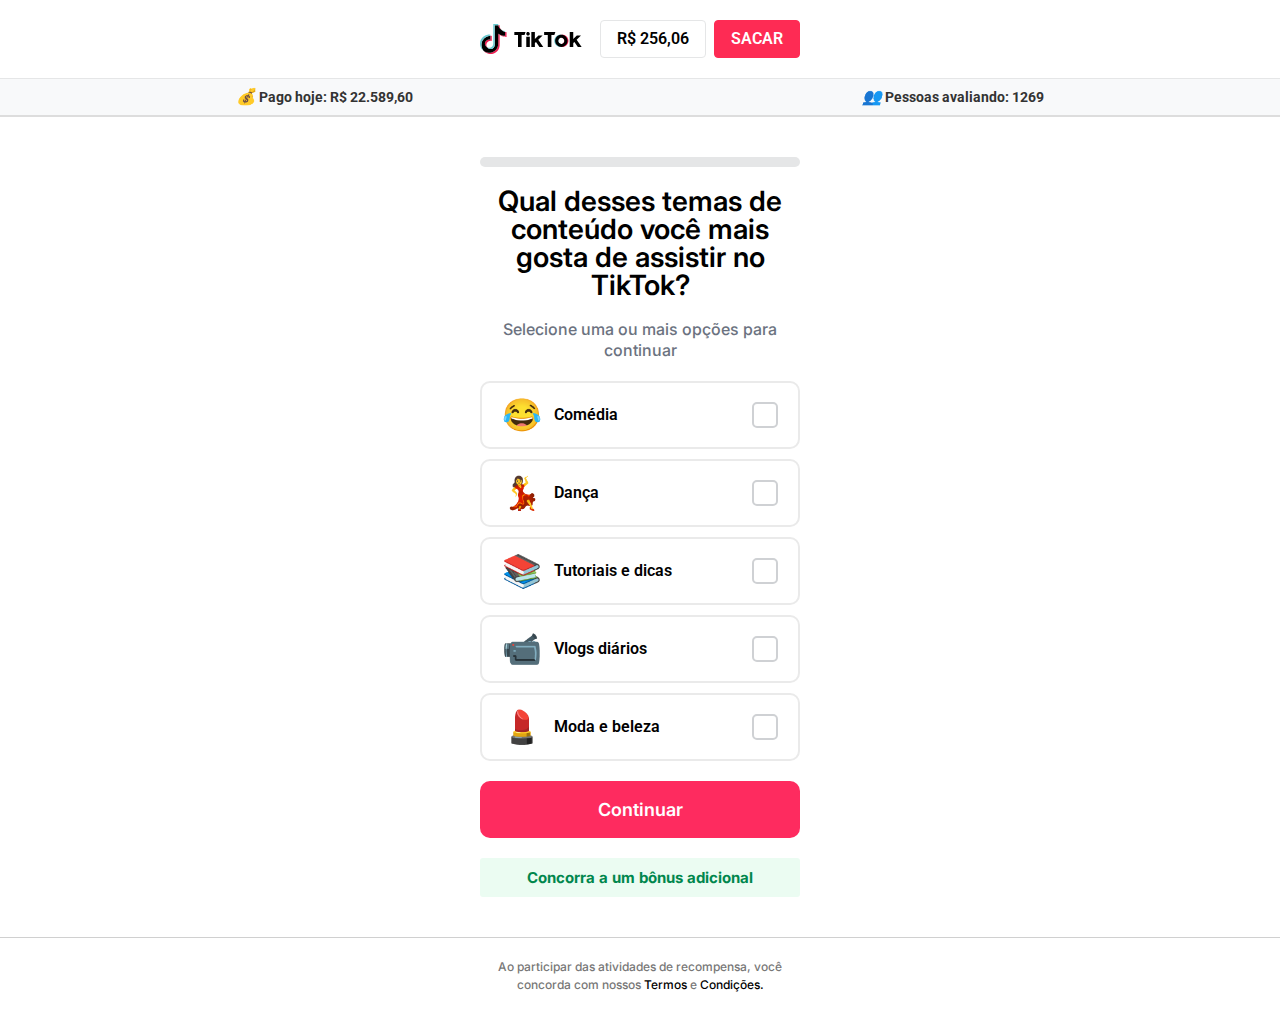
<file: 06/index.html>
<!DOCTYPE html><html lang="pt-BR"><head>
	<meta charset="UTF-8">
		<title>Pesquisa – Campanha Bonus</title>
<style>
#wpadminbar #wp-admin-bar-wccp_free_top_button .ab-icon:before {
	content: "\f160";
	color: #02CA02;
	top: 3px;
}
#wpadminbar #wp-admin-bar-wccp_free_top_button .ab-icon {
	transform: rotate(45deg);
}
</style>
<meta name="robots" content="max-image-preview:large">
<link rel="alternate" type="application/rss+xml" title="Feed para Campanha Bonus »" href="feed/index.html"> 	
<link rel="alternate" type="application/rss+xml" title="Feed de comentários para Campanha Bonus »" href="comments/feed/index.html">
<script>
window._wpemojiSettings = {"baseUrl":"https:\/\/s.w.org\/images\/core\/emoji\/15.0.3\/72x72\/","ext":".png","svgUrl":"https:\/\/s.w.org\/images\/core\/emoji\/15.0.3\/svg\/","svgExt":".svg","source":{"concatemoji":"https:\/\/campanhabonificada.online\/wp-includes\/js\/wp-emoji-release.min.js?ver=6.6.2"}};
/*! This file is auto-generated */
!function(i,n){var o,s,e;function c(e){try{var t={supportTests:e,timestamp:(new Date).valueOf()};sessionStorage.setItem(o,JSON.stringify(t))}catch(e){}}function p(e,t,n){e.clearRect(0,0,e.canvas.width,e.canvas.height),e.fillText(t,0,0);var t=new Uint32Array(e.getImageData(0,0,e.canvas.width,e.canvas.height).data),r=(e.clearRect(0,0,e.canvas.width,e.canvas.height),e.fillText(n,0,0),new Uint32Array(e.getImageData(0,0,e.canvas.width,e.canvas.height).data));return t.every(function(e,t){return e===r[t]})}function u(e,t,n){switch(t){case"flag":return n(e,"\ud83c\udff3\ufe0f\u200d\u26a7\ufe0f","\ud83c\udff3\ufe0f\u200b\u26a7\ufe0f")?!1:!n(e,"\ud83c\uddfa\ud83c\uddf3","\ud83c\uddfa\u200b\ud83c\uddf3")&&!n(e,"\ud83c\udff4\udb40\udc67\udb40\udc62\udb40\udc65\udb40\udc6e\udb40\udc67\udb40\udc7f","\ud83c\udff4\u200b\udb40\udc67\u200b\udb40\udc62\u200b\udb40\udc65\u200b\udb40\udc6e\u200b\udb40\udc67\u200b\udb40\udc7f");case"emoji":return!n(e,"\ud83d\udc26\u200d\u2b1b","\ud83d\udc26\u200b\u2b1b")}return!1}function f(e,t,n){var r="undefined"!=typeof WorkerGlobalScope&&self instanceof WorkerGlobalScope?new OffscreenCanvas(300,150):i.createElement("canvas"),a=r.getContext("2d",{willReadFrequently:!0}),o=(a.textBaseline="top",a.font="600 32px Arial",{});return e.forEach(function(e){o[e]=t(a,e,n)}),o}function t(e){var t=i.createElement("script");t.src=e,t.defer=!0,i.head.appendChild(t)}"undefined"!=typeof Promise&&(o="wpEmojiSettingsSupports",s=["flag","emoji"],n.supports={everything:!0,everythingExceptFlag:!0},e=new Promise(function(e){i.addEventListener("DOMContentLoaded",e,{once:!0})}),new Promise(function(t){var n=function(){try{var e=JSON.parse(sessionStorage.getItem(o));if("object"==typeof e&&"number"==typeof e.timestamp&&(new Date).valueOf()<e.timestamp+604800&&"object"==typeof e.supportTests)return e.supportTests}catch(e){}return null}();if(!n){if("undefined"!=typeof Worker&&"undefined"!=typeof OffscreenCanvas&&"undefined"!=typeof URL&&URL.createObjectURL&&"undefined"!=typeof Blob)try{var e="postMessage("+f.toString()+"("+[JSON.stringify(s),u.toString(),p.toString()].join(",")+"));",r=new Blob([e],{type:"text/javascript"}),a=new Worker(URL.createObjectURL(r),{name:"wpTestEmojiSupports"});return void(a.onmessage=function(e){c(n=e.data),a.terminate(),t(n)})}catch(e){}c(n=f(s,u,p))}t(n)}).then(function(e){for(var t in e)n.supports[t]=e[t],n.supports.everything=n.supports.everything&&n.supports[t],"flag"!==t&&(n.supports.everythingExceptFlag=n.supports.everythingExceptFlag&&n.supports[t]);n.supports.everythingExceptFlag=n.supports.everythingExceptFlag&&!n.supports.flag,n.DOMReady=!1,n.readyCallback=function(){n.DOMReady=!0}}).then(function(){return e}).then(function(){var e;n.supports.everything||(n.readyCallback(),(e=n.source||{}).concatemoji?t(e.concatemoji):e.wpemoji&&e.twemoji&&(t(e.twemoji),t(e.wpemoji)))}))}((window,document),window._wpemojiSettings);
</script>
<style id="wp-emoji-styles-inline-css">

	img.wp-smiley, img.emoji {
		display: inline !important;
		border: none !important;
		box-shadow: none !important;
		height: 1em !important;
		width: 1em !important;
		margin: 0 0.07em !important;
		vertical-align: -0.1em !important;
		background: none !important;
		padding: 0 !important;
	}
</style>
<style id="classic-theme-styles-inline-css">
/*! This file is auto-generated */
.wp-block-button__link{color:#fff;background-color:#32373c;border-radius:9999px;box-shadow:none;text-decoration:none;padding:calc(.667em + 2px) calc(1.333em + 2px);font-size:1.125em}.wp-block-file__button{background:#32373c;color:#fff;text-decoration:none}
</style>
<style id="global-styles-inline-css">
:root{--wp--preset--aspect-ratio--square: 1;--wp--preset--aspect-ratio--4-3: 4/3;--wp--preset--aspect-ratio--3-4: 3/4;--wp--preset--aspect-ratio--3-2: 3/2;--wp--preset--aspect-ratio--2-3: 2/3;--wp--preset--aspect-ratio--16-9: 16/9;--wp--preset--aspect-ratio--9-16: 9/16;--wp--preset--color--black: #000000;--wp--preset--color--cyan-bluish-gray: #abb8c3;--wp--preset--color--white: #ffffff;--wp--preset--color--pale-pink: #f78da7;--wp--preset--color--vivid-red: #cf2e2e;--wp--preset--color--luminous-vivid-orange: #ff6900;--wp--preset--color--luminous-vivid-amber: #fcb900;--wp--preset--color--light-green-cyan: #7bdcb5;--wp--preset--color--vivid-green-cyan: #00d084;--wp--preset--color--pale-cyan-blue: #8ed1fc;--wp--preset--color--vivid-cyan-blue: #0693e3;--wp--preset--color--vivid-purple: #9b51e0;--wp--preset--gradient--vivid-cyan-blue-to-vivid-purple: linear-gradient(135deg,rgba(6,147,227,1) 0%,rgb(155,81,224) 100%);--wp--preset--gradient--light-green-cyan-to-vivid-green-cyan: linear-gradient(135deg,rgb(122,220,180) 0%,rgb(0,208,130) 100%);--wp--preset--gradient--luminous-vivid-amber-to-luminous-vivid-orange: linear-gradient(135deg,rgba(252,185,0,1) 0%,rgba(255,105,0,1) 100%);--wp--preset--gradient--luminous-vivid-orange-to-vivid-red: linear-gradient(135deg,rgba(255,105,0,1) 0%,rgb(207,46,46) 100%);--wp--preset--gradient--very-light-gray-to-cyan-bluish-gray: linear-gradient(135deg,rgb(238,238,238) 0%,rgb(169,184,195) 100%);--wp--preset--gradient--cool-to-warm-spectrum: linear-gradient(135deg,rgb(74,234,220) 0%,rgb(151,120,209) 20%,rgb(207,42,186) 40%,rgb(238,44,130) 60%,rgb(251,105,98) 80%,rgb(254,248,76) 100%);--wp--preset--gradient--blush-light-purple: linear-gradient(135deg,rgb(255,206,236) 0%,rgb(152,150,240) 100%);--wp--preset--gradient--blush-bordeaux: linear-gradient(135deg,rgb(254,205,165) 0%,rgb(254,45,45) 50%,rgb(107,0,62) 100%);--wp--preset--gradient--luminous-dusk: linear-gradient(135deg,rgb(255,203,112) 0%,rgb(199,81,192) 50%,rgb(65,88,208) 100%);--wp--preset--gradient--pale-ocean: linear-gradient(135deg,rgb(255,245,203) 0%,rgb(182,227,212) 50%,rgb(51,167,181) 100%);--wp--preset--gradient--electric-grass: linear-gradient(135deg,rgb(202,248,128) 0%,rgb(113,206,126) 100%);--wp--preset--gradient--midnight: linear-gradient(135deg,rgb(2,3,129) 0%,rgb(40,116,252) 100%);--wp--preset--font-size--small: 13px;--wp--preset--font-size--medium: 20px;--wp--preset--font-size--large: 36px;--wp--preset--font-size--x-large: 42px;--wp--preset--spacing--20: 0.44rem;--wp--preset--spacing--30: 0.67rem;--wp--preset--spacing--40: 1rem;--wp--preset--spacing--50: 1.5rem;--wp--preset--spacing--60: 2.25rem;--wp--preset--spacing--70: 3.38rem;--wp--preset--spacing--80: 5.06rem;--wp--preset--shadow--natural: 6px 6px 9px rgba(0, 0, 0, 0.2);--wp--preset--shadow--deep: 12px 12px 50px rgba(0, 0, 0, 0.4);--wp--preset--shadow--sharp: 6px 6px 0px rgba(0, 0, 0, 0.2);--wp--preset--shadow--outlined: 6px 6px 0px -3px rgba(255, 255, 255, 1), 6px 6px rgba(0, 0, 0, 1);--wp--preset--shadow--crisp: 6px 6px 0px rgba(0, 0, 0, 1);}:where(.is-layout-flex){gap: 0.5em;}:where(.is-layout-grid){gap: 0.5em;}body .is-layout-flex{display: flex;}.is-layout-flex{flex-wrap: wrap;align-items: center;}.is-layout-flex > :is(*, div){margin: 0;}body .is-layout-grid{display: grid;}.is-layout-grid > :is(*, div){margin: 0;}:where(.wp-block-columns.is-layout-flex){gap: 2em;}:where(.wp-block-columns.is-layout-grid){gap: 2em;}:where(.wp-block-post-template.is-layout-flex){gap: 1.25em;}:where(.wp-block-post-template.is-layout-grid){gap: 1.25em;}.has-black-color{color: var(--wp--preset--color--black) !important;}.has-cyan-bluish-gray-color{color: var(--wp--preset--color--cyan-bluish-gray) !important;}.has-white-color{color: var(--wp--preset--color--white) !important;}.has-pale-pink-color{color: var(--wp--preset--color--pale-pink) !important;}.has-vivid-red-color{color: var(--wp--preset--color--vivid-red) !important;}.has-luminous-vivid-orange-color{color: var(--wp--preset--color--luminous-vivid-orange) !important;}.has-luminous-vivid-amber-color{color: var(--wp--preset--color--luminous-vivid-amber) !important;}.has-light-green-cyan-color{color: var(--wp--preset--color--light-green-cyan) !important;}.has-vivid-green-cyan-color{color: var(--wp--preset--color--vivid-green-cyan) !important;}.has-pale-cyan-blue-color{color: var(--wp--preset--color--pale-cyan-blue) !important;}.has-vivid-cyan-blue-color{color: var(--wp--preset--color--vivid-cyan-blue) !important;}.has-vivid-purple-color{color: var(--wp--preset--color--vivid-purple) !important;}.has-black-background-color{background-color: var(--wp--preset--color--black) !important;}.has-cyan-bluish-gray-background-color{background-color: var(--wp--preset--color--cyan-bluish-gray) !important;}.has-white-background-color{background-color: var(--wp--preset--color--white) !important;}.has-pale-pink-background-color{background-color: var(--wp--preset--color--pale-pink) !important;}.has-vivid-red-background-color{background-color: var(--wp--preset--color--vivid-red) !important;}.has-luminous-vivid-orange-background-color{background-color: var(--wp--preset--color--luminous-vivid-orange) !important;}.has-luminous-vivid-amber-background-color{background-color: var(--wp--preset--color--luminous-vivid-amber) !important;}.has-light-green-cyan-background-color{background-color: var(--wp--preset--color--light-green-cyan) !important;}.has-vivid-green-cyan-background-color{background-color: var(--wp--preset--color--vivid-green-cyan) !important;}.has-pale-cyan-blue-background-color{background-color: var(--wp--preset--color--pale-cyan-blue) !important;}.has-vivid-cyan-blue-background-color{background-color: var(--wp--preset--color--vivid-cyan-blue) !important;}.has-vivid-purple-background-color{background-color: var(--wp--preset--color--vivid-purple) !important;}.has-black-border-color{border-color: var(--wp--preset--color--black) !important;}.has-cyan-bluish-gray-border-color{border-color: var(--wp--preset--color--cyan-bluish-gray) !important;}.has-white-border-color{border-color: var(--wp--preset--color--white) !important;}.has-pale-pink-border-color{border-color: var(--wp--preset--color--pale-pink) !important;}.has-vivid-red-border-color{border-color: var(--wp--preset--color--vivid-red) !important;}.has-luminous-vivid-orange-border-color{border-color: var(--wp--preset--color--luminous-vivid-orange) !important;}.has-luminous-vivid-amber-border-color{border-color: var(--wp--preset--color--luminous-vivid-amber) !important;}.has-light-green-cyan-border-color{border-color: var(--wp--preset--color--light-green-cyan) !important;}.has-vivid-green-cyan-border-color{border-color: var(--wp--preset--color--vivid-green-cyan) !important;}.has-pale-cyan-blue-border-color{border-color: var(--wp--preset--color--pale-cyan-blue) !important;}.has-vivid-cyan-blue-border-color{border-color: var(--wp--preset--color--vivid-cyan-blue) !important;}.has-vivid-purple-border-color{border-color: var(--wp--preset--color--vivid-purple) !important;}.has-vivid-cyan-blue-to-vivid-purple-gradient-background{background: var(--wp--preset--gradient--vivid-cyan-blue-to-vivid-purple) !important;}.has-light-green-cyan-to-vivid-green-cyan-gradient-background{background: var(--wp--preset--gradient--light-green-cyan-to-vivid-green-cyan) !important;}.has-luminous-vivid-amber-to-luminous-vivid-orange-gradient-background{background: var(--wp--preset--gradient--luminous-vivid-amber-to-luminous-vivid-orange) !important;}.has-luminous-vivid-orange-to-vivid-red-gradient-background{background: var(--wp--preset--gradient--luminous-vivid-orange-to-vivid-red) !important;}.has-very-light-gray-to-cyan-bluish-gray-gradient-background{background: var(--wp--preset--gradient--very-light-gray-to-cyan-bluish-gray) !important;}.has-cool-to-warm-spectrum-gradient-background{background: var(--wp--preset--gradient--cool-to-warm-spectrum) !important;}.has-blush-light-purple-gradient-background{background: var(--wp--preset--gradient--blush-light-purple) !important;}.has-blush-bordeaux-gradient-background{background: var(--wp--preset--gradient--blush-bordeaux) !important;}.has-luminous-dusk-gradient-background{background: var(--wp--preset--gradient--luminous-dusk) !important;}.has-pale-ocean-gradient-background{background: var(--wp--preset--gradient--pale-ocean) !important;}.has-electric-grass-gradient-background{background: var(--wp--preset--gradient--electric-grass) !important;}.has-midnight-gradient-background{background: var(--wp--preset--gradient--midnight) !important;}.has-small-font-size{font-size: var(--wp--preset--font-size--small) !important;}.has-medium-font-size{font-size: var(--wp--preset--font-size--medium) !important;}.has-large-font-size{font-size: var(--wp--preset--font-size--large) !important;}.has-x-large-font-size{font-size: var(--wp--preset--font-size--x-large) !important;}
:where(.wp-block-post-template.is-layout-flex){gap: 1.25em;}:where(.wp-block-post-template.is-layout-grid){gap: 1.25em;}
:where(.wp-block-columns.is-layout-flex){gap: 2em;}:where(.wp-block-columns.is-layout-grid){gap: 2em;}
:root :where(.wp-block-pullquote){font-size: 1.5em;line-height: 1.6;}
</style>
<link rel="stylesheet" id="hello-elementor-css" href="css/style.min.css%2540ver%253D3.1.1.css" media="all">
<link rel="stylesheet" id="hello-elementor-theme-style-css" href="css/theme.min.css%2540ver%253D3.1.1.css" media="all">
<link rel="stylesheet" id="hello-elementor-header-footer-css" href="css/header-footer.min.css%2540ver%253D3.1.1.css" media="all">
<link rel="stylesheet" id="elementor-frontend-css" href="css/frontend.min.css%2540ver%253D3.24.7.css" media="all">
<link rel="stylesheet" id="elementor-post-5-css" href="css/post-5.css%2540ver%253D1730218676.css" media="all">
<link rel="stylesheet" id="widget-image-css" href="css/widget-image.min.css%2540ver%253D3.24.7.css" media="all">
<link rel="stylesheet" id="widget-heading-css" href="css/widget-heading.min.css%2540ver%253D3.24.7.css" media="all">
<link rel="stylesheet" id="widget-counter-css" href="css/widget-counter.min.css%2540ver%253D3.24.7.css" media="all">
<link rel="stylesheet" id="swiper-css" href="css/swiper.min.css%2540ver%253D8.4.5.css" media="all">
<link rel="stylesheet" id="e-swiper-css" href="css/e-swiper.min.css%2540ver%253D3.24.7.css" media="all">
<link rel="stylesheet" id="elementor-pro-css" href="css/frontend.min.css%2540ver%253D3.24.4.css" media="all">
<link rel="stylesheet" id="elementor-global-css" href="css/global.css%2540ver%253D1730218676.css" media="all">
<link rel="stylesheet" id="widget-progress-css" href="css/widget-progress.min.css%2540ver%253D3.24.7.css" media="all">
<link rel="stylesheet" id="elementor-post-19-css" href="css/post-19.css%2540ver%253D1730226361.css" media="all">
<link rel="stylesheet" id="elementor-post-824-css" href="css/post-824.css%2540ver%253D1730231262.css" media="all">
<link rel="stylesheet" id="elementor-post-292-css" href="css/post-292.css%2540ver%253D1730218676.css" media="all">
<link rel="stylesheet" id="elementor-post-285-css" href="css/post-285.css%2540ver%253D1730218676.css" media="all">
<link rel="stylesheet" id="elementor-post-280-css" href="css/post-280.css%2540ver%253D1730218676.css" media="all">
<link rel="stylesheet" id="elementor-post-277-css" href="css/post-277.css%2540ver%253D1730218676.css" media="all">
<link rel="stylesheet" id="elementor-post-274-css" href="css/post-274.css%2540ver%253D1730218676.css" media="all">
<link rel="stylesheet" id="elementor-post-271-css" href="css/post-271.css%2540ver%253D1730218677.css" media="all">
<link rel="stylesheet" id="elementor-post-268-css" href="css/post-268.css%2540ver%253D1730218677.css" media="all">
<link rel="stylesheet" id="elementor-post-265-css" href="css/post-265.css%2540ver%253D1730218677.css" media="all">
<link rel="stylesheet" id="elementor-post-262-css" href="css/post-262.css%2540ver%253D1730218677.css" media="all">
<link rel="stylesheet" id="elementor-post-259-css" href="css/post-259.css%2540ver%253D1730218677.css" media="all">
<link rel="stylesheet" id="elementor-post-256-css" href="css/post-256.css%2540ver%253D1730218677.css" media="all">
<link rel="stylesheet" id="elementor-post-253-css" href="css/post-253.css%2540ver%253D1730218677.css" media="all">
<link rel="stylesheet" id="google-fonts-1-css" href="https://fonts.googleapis.com/css?family=Roboto%3A100%2C100italic%2C200%2C200italic%2C300%2C300italic%2C400%2C400italic%2C500%2C500italic%2C600%2C600italic%2C700%2C700italic%2C800%2C800italic%2C900%2C900italic%7CRoboto+Slab%3A100%2C100italic%2C200%2C200italic%2C300%2C300italic%2C400%2C400italic%2C500%2C500italic%2C600%2C600italic%2C700%2C700italic%2C800%2C800italic%2C900%2C900italic%7CInter%3A100%2C100italic%2C200%2C200italic%2C300%2C300italic%2C400%2C400italic%2C500%2C500italic%2C600%2C600italic%2C700%2C700italic%2C800%2C800italic%2C900%2C900italic&display=swap&ver=6.6.2" media="all">
<link rel="preconnect" href="https://fonts.gstatic.com/" crossorigin=""><script src="jquery.min.js%2540ver%253D3.7.1" id="jquery-core-js"></script>
<script src="jquery-migrate.min.js%2540ver%253D3.4.1" id="jquery-migrate-js"></script>
<link rel="https://api.w.org/" href="wp-json/index.html"><link rel="alternate" title="JSON" type="application/json" href="wp-json/wp/v2/pages/19"><link rel="EditURI" type="application/rsd+xml" title="RSD" href="xmlrpc.php@rsd">
<meta name="generator" content="WordPress 6.6.2">
<link rel="canonical" href="index.html@p=19.html">
<link rel="shortlink" href="index.html@p=19.html">
<link rel="alternate" title="oEmbed (JSON)" type="application/json+oembed" href="wp-json/oembed/1.0/embed@url=https%253A%252F%252Fcampanhabonificada.online%252Fpesquisa-nj45%252F">
<link rel="alternate" title="oEmbed (XML)" type="text/xml+oembed" href="wp-json/oembed/1.0/embed@url=https%253A%252F%252Fcampanhabonificada.online%252Fpesquisa-nj45%252F&format=xml">
<script id="wpcp_disable_selection" type="text/javascript">
var image_save_msg='You are not allowed to save images!';
	var no_menu_msg='Context Menu disabled!';
	var smessage = "Content is protected !!";

function disableEnterKey(e)
{
	var elemtype = e.target.tagName;
	
	elemtype = elemtype.toUpperCase();
	
	if (elemtype == "TEXT" || elemtype == "TEXTAREA" || elemtype == "INPUT" || elemtype == "PASSWORD" || elemtype == "SELECT" || elemtype == "OPTION" || elemtype == "EMBED")
	{
		elemtype = 'TEXT';
	}
	
	if (e.ctrlKey){
     var key;
     if(window.event)
          key = window.event.keyCode;     //IE
     else
          key = e.which;     //firefox (97)
    //if (key != 17) alert(key);
     if (elemtype!= 'TEXT' && (key == 97 || key == 65 || key == 67 || key == 99 || key == 88 || key == 120 || key == 26 || key == 85  || key == 86 || key == 83 || key == 43 || key == 73))
     {
		if(wccp_free_iscontenteditable(e)) return true;
		show_wpcp_message('You are not allowed to copy content or view source');
		return false;
     }else
     	return true;
     }
}


/*For contenteditable tags*/
function wccp_free_iscontenteditable(e)
{
	var e = e || window.event; // also there is no e.target property in IE. instead IE uses window.event.srcElement
  	
	var target = e.target || e.srcElement;

	var elemtype = e.target.nodeName;
	
	elemtype = elemtype.toUpperCase();
	
	var iscontenteditable = "false";
		
	if(typeof target.getAttribute!="undefined" ) iscontenteditable = target.getAttribute("contenteditable"); // Return true or false as string
	
	var iscontenteditable2 = false;
	
	if(typeof target.isContentEditable!="undefined" ) iscontenteditable2 = target.isContentEditable; // Return true or false as boolean

	if(target.parentElement.isContentEditable) iscontenteditable2 = true;
	
	if (iscontenteditable == "true" || iscontenteditable2 == true)
	{
		if(typeof target.style!="undefined" ) target.style.cursor = "text";
		
		return true;
	}
}

////////////////////////////////////
function disable_copy(e)
{	
	var e = e || window.event; // also there is no e.target property in IE. instead IE uses window.event.srcElement
	
	var elemtype = e.target.tagName;
	
	elemtype = elemtype.toUpperCase();
	
	if (elemtype == "TEXT" || elemtype == "TEXTAREA" || elemtype == "INPUT" || elemtype == "PASSWORD" || elemtype == "SELECT" || elemtype == "OPTION" || elemtype == "EMBED")
	{
		elemtype = 'TEXT';
	}
	
	if(wccp_free_iscontenteditable(e)) return true;
	
	var isSafari = /Safari/.test(navigator.userAgent) && /Apple Computer/.test(navigator.vendor);
	
	var checker_IMG = '';
	if (elemtype == "IMG" && checker_IMG == 'checked' && e.detail >= 2) {show_wpcp_message(alertMsg_IMG);return false;}
	if (elemtype != "TEXT")
	{
		if (smessage !== "" && e.detail == 2)
			show_wpcp_message(smessage);
		
		if (isSafari)
			return true;
		else
			return false;
	}	
}

//////////////////////////////////////////
function disable_copy_ie()
{
	var e = e || window.event;
	var elemtype = window.event.srcElement.nodeName;
	elemtype = elemtype.toUpperCase();
	if(wccp_free_iscontenteditable(e)) return true;
	if (elemtype == "IMG") {show_wpcp_message(alertMsg_IMG);return false;}
	if (elemtype != "TEXT" && elemtype != "TEXTAREA" && elemtype != "INPUT" && elemtype != "PASSWORD" && elemtype != "SELECT" && elemtype != "OPTION" && elemtype != "EMBED")
	{
		return false;
	}
}	
function reEnable()
{
	return true;
}
document.onkeydown = disableEnterKey;
document.onselectstart = disable_copy_ie;
if(navigator.userAgent.indexOf('MSIE')==-1)
{
	document.onmousedown = disable_copy;
	document.onclick = reEnable;
}
function disableSelection(target)
{
    //For IE This code will work
    if (typeof target.onselectstart!="undefined")
    target.onselectstart = disable_copy_ie;
    
    //For Firefox This code will work
    else if (typeof target.style.MozUserSelect!="undefined")
    {target.style.MozUserSelect="none";}
    
    //All other  (ie: Opera) This code will work
    else
    target.onmousedown=function(){return false}
    target.style.cursor = "default";
}
//Calling the JS function directly just after body load
window.onload = function(){disableSelection(document.body);};

//////////////////special for safari Start////////////////
var onlongtouch;
var timer;
var touchduration = 1000; //length of time we want the user to touch before we do something

var elemtype = "";
function touchstart(e) {
	var e = e || window.event;
  // also there is no e.target property in IE.
  // instead IE uses window.event.srcElement
  	var target = e.target || e.srcElement;
	
	elemtype = window.event.srcElement.nodeName;
	
	elemtype = elemtype.toUpperCase();
	
	if(!wccp_pro_is_passive()) e.preventDefault();
	if (!timer) {
		timer = setTimeout(onlongtouch, touchduration);
	}
}

function touchend() {
    //stops short touches from firing the event
    if (timer) {
        clearTimeout(timer);
        timer = null;
    }
	onlongtouch();
}

onlongtouch = function(e) { //this will clear the current selection if anything selected
	
	if (elemtype != "TEXT" && elemtype != "TEXTAREA" && elemtype != "INPUT" && elemtype != "PASSWORD" && elemtype != "SELECT" && elemtype != "EMBED" && elemtype != "OPTION")	
	{
		if (window.getSelection) {
			if (window.getSelection().empty) {  // Chrome
			window.getSelection().empty();
			} else if (window.getSelection().removeAllRanges) {  // Firefox
			window.getSelection().removeAllRanges();
			}
		} else if (document.selection) {  // IE?
			document.selection.empty();
		}
		return false;
	}
};

document.addEventListener("DOMContentLoaded", function(event) { 
    window.addEventListener("touchstart", touchstart, false);
    window.addEventListener("touchend", touchend, false);
});

function wccp_pro_is_passive() {

  var cold = false,
  hike = function() {};

  try {
	  const object1 = {};
  var aid = Object.defineProperty(object1, 'passive', {
  get() {cold = true}
  });
  window.addEventListener('test', hike, aid);
  window.removeEventListener('test', hike, aid);
  } catch (e) {}

  return cold;
}
/*special for safari End*/
</script>
<script id="wpcp_disable_Right_Click" type="text/javascript">
document.ondragstart = function() { return false;}
	function nocontext(e) {
	   return false;
	}
	document.oncontextmenu = nocontext;
</script>
<style>
.unselectable
{
-moz-user-select:none;
-webkit-user-select:none;
cursor: default;
}
html
{
-webkit-touch-callout: none;
-webkit-user-select: none;
-khtml-user-select: none;
-moz-user-select: none;
-ms-user-select: none;
user-select: none;
-webkit-tap-highlight-color: rgba(0,0,0,0);
}
</style>
<script id="wpcp_css_disable_selection" type="text/javascript">
var e = document.getElementsByTagName('body')[0];
if(e)
{
	e.setAttribute('unselectable',"on");
}
</script>
<meta name="generator" content="Elementor 3.24.7; features: e_font_icon_svg, additional_custom_breakpoints, e_optimized_control_loading, e_element_cache; settings: css_print_method-external, google_font-enabled, font_display-swap">
			<style>
				.e-con.e-parent:nth-of-type(n+4):not(.e-lazyloaded):not(.e-no-lazyload),
				.e-con.e-parent:nth-of-type(n+4):not(.e-lazyloaded):not(.e-no-lazyload) * {
					background-image: none !important;
				}
				@media screen and (max-height: 1024px) {
					.e-con.e-parent:nth-of-type(n+3):not(.e-lazyloaded):not(.e-no-lazyload),
					.e-con.e-parent:nth-of-type(n+3):not(.e-lazyloaded):not(.e-no-lazyload) * {
						background-image: none !important;
					}
				}
				@media screen and (max-height: 640px) {
					.e-con.e-parent:nth-of-type(n+2):not(.e-lazyloaded):not(.e-no-lazyload),
					.e-con.e-parent:nth-of-type(n+2):not(.e-lazyloaded):not(.e-no-lazyload) * {
						background-image: none !important;
					}
				}
			</style>
			<link rel="icon" href="images/SjBKlhLS5rVU.jpg" sizes="32x32">
<link rel="icon" href="images/cpx3kj3gaD75.jpg" sizes="192x192">
<link rel="apple-touch-icon" href="images/cpx3kj3gaD75.jpg">
<meta name="msapplication-TileImage" content="https://campanhabonificada.online/wp-content/uploads/2024/10/tiktok-logo-300x300.jpg">
	<meta name="viewport" content="width=device-width, initial-scale=1.0, viewport-fit=cover"><script src="js/kZ3YUFvDiDmz.js" defer=""></script><script src="js/gdwhY6R96HwT.js" defer=""></script><script src="js/wp-emoji-release.min_1.js" defer=""></script><script src="js/wp-emoji-release.min.js" defer=""></script></head>
<body class="page-template page-template-elementor_canvas page page-id-19 unselectable elementor-default elementor-template-canvas elementor-kit-5 elementor-page elementor-page-19" style="cursor: default;">
			<div data-elementor-type="wp-page" data-elementor-id="19" class="elementor elementor-19" data-elementor-post-type="page">
				<div class="elementor-element elementor-element-5e279c7 e-flex e-con-boxed e-con e-parent e-lazyloaded" data-id="5e279c7" data-element_type="container" data-settings="{" background_background":"classic","sticky":"top","sticky_on":["desktop","tablet","mobile"],"sticky_offset":0,"sticky_effects_offset":0}"="">
					<div class="e-con-inner">
		<div class="elementor-element elementor-element-422bc0d0 e-con-full e-flex e-con e-child" data-id="422bc0d0" data-element_type="container">
				<div class="elementor-element elementor-element-6d13d19b elementor-widget elementor-widget-image" data-id="6d13d19b" data-element_type="widget" data-widget_type="image.default">
				<div class="elementor-widget-container">
													<img decoding="async" width="102" height="30" src="images/HeFiNgfRBodE.svg" class="attachment-large size-large wp-image-35" alt="">													</div>
				</div>
				</div>
		<div class="elementor-element elementor-element-217978b9 e-con-full e-flex e-con e-child" data-id="217978b9" data-element_type="container">
				<div class="elementor-element elementor-element-72b19dbd elementor-align-left elementor-widget elementor-widget-button" data-id="72b19dbd" data-element_type="widget" data-widget_type="button.default">
				<div class="elementor-widget-container">
					<div class="elementor-button-wrapper">
			<a class="elementor-button elementor-button-link elementor-size-sm" href="index.html@p=126.html">
						<span class="elementor-button-content-wrapper">
									<span class="elementor-button-text">R$ 256,06</span>
					</span>
					</a>
		</div>
				</div>
				</div>
				<div class="elementor-element elementor-element-3661cef1 elementor-align-left elementor-widget elementor-widget-button" data-id="3661cef1" data-element_type="widget" data-widget_type="button.default">
				<div class="elementor-widget-container">
					<div class="elementor-button-wrapper">
<a id="utmLink" href="../11/index.html" class="elementor-button elementor-button-link elementor-size-sm">
  SACAR
</a>

<script>
document.addEventListener("DOMContentLoaded", function() {
  var utmParams = ['utm_source', 'utm_medium', 'utm_campaign', 'utm_term', 'utm_content'];
  var urlParams = new URLSearchParams(window.location.search);
  var queryString = '';

  utmParams.forEach(function(param) {
    if(urlParams.has(param)) {
      queryString += (queryString ? '&' : '?') + param + '=' + encodeURIComponent(urlParams.get(param));
    }
  });

  if(queryString) {
    document.getElementById('utmLink').href += queryString;
  }
});
</script>
					
					
		</div>
				</div>
				</div>
				</div>
					</div>
				</div>

  <meta charset="UTF-8">
  <title>Pesquisa – Campanha Bonus</title>
  <style>
      /* Estilos para os pop-ups de informações */
      .info-bar {
          display: flex;
          justify-content: space-around;
          align-items: center;
          background: #f8f9fa;
          padding: 6px 12px;
          font-size: 14px;
          font-weight: bold;
          color: #333;
          border-bottom: 2px solid #ddd;
          text-align: center;
          white-space: nowrap;
      }

      .info-item {
          display: flex;
          align-items: center;
          gap: 3px;
      }

      .info-item i {
          color: #28a745;
          font-size: 16px;
      }

      /* Pop-ups de depoimentos */
      .testimonial-popup {
          position: fixed;
          bottom: 20px;
          left: 50%;
          transform: translateX(-50%);
          background: #ffffff;
          color: #333;
          padding: 12px 18px;
          border-radius: 10px;
          box-shadow: 0px 4px 12px rgba(0, 0, 0, 0.3);
          font-size: 15px;
          font-weight: bold;
          display: none;
          z-index: 9999;
          text-align: center;
          max-width: 90%;
          animation: fadeInOut 5s ease-in-out;
      }

      @keyframes fadeInOut {
          0% { opacity: 0; transform: translateY(20px); }
          10% { opacity: 1; transform: translateY(0); }
          90% { opacity: 1; transform: translateY(0); }
          100% { opacity: 0; transform: translateY(20px); }
      }

      /* Responsividade para manter em linha */
      @media screen and (max-width: 480px) {
          .info-bar {
              flex-wrap: nowrap;
              overflow: hidden;
              font-size: 12px;
              padding: 5px 8px;
          }
          .info-item {
              gap: 2px;
          }
          .info-item i {
              font-size: 14px;
          }
      }
  </style>



  <!-- Barra de informações abaixo da logo, valor e botão -->
  <div class="info-bar">
      <div class="info-item">
          <i>💰</i>
          <span id="pago-hoje">Pago hoje: R$ 22.589,60</span>
      </div>
      <div class="info-item">
          <i>👥</i>
          <span id="pessoas-avaliando">Pessoas avaliando: 1269</span>
      </div>
  </div>

  <!-- Pop-up de Depoimentos -->
  <div id="testimonial-popup" class="testimonial-popup"></div>

  <script>
      function animatePagoHoje() {
          let valor = 22589.60;
          setInterval(() => {
              let incremento = (Math.random() * 50 + 10).toFixed(2); // Aumenta valores entre 10 e 60 reais a cada 2 segundos
              valor += parseFloat(incremento);
              document.getElementById("pago-hoje").innerHTML = `Pago hoje: R$ ${valor.toLocaleString("pt-BR", { minimumFractionDigits: 2 })}`;
          }, 2000); // Atualiza a cada 2 segundos
      }

      function animatePessoasAvaliando() {
          let pessoas = 1269;
          setInterval(() => {
              let variacao = Math.floor(Math.random() * 50) - 10; // Aumenta entre -10 e +40 pessoas
              pessoas += variacao;
              if (pessoas < 850) pessoas = 850; // Mantém um mínimo de pessoas
              document.getElementById("pessoas-avaliando").innerHTML = `Pessoas avaliando: ${pessoas}`;
          }, 1500); // Atualiza a cada 1.5 segundos
      }

      function showTestimonial() {
          const testimonials = [
              "⭐ Ana sacou <span style='color: #28a745;'>R$234</span> agora!",
              "🔥 João acabou de sacar <span style='color: #28a745;'>R$870</span>!",
              "💰 Maria recebeu <span style='color: #28a745;'>R$1.230</span> via Pix!",
              "🎁 Pedro sacou <span style='color: #28a745;'>R$500</span> na sua conta!",
              "🚀 Carla completou 4 pesquisas hoje!",
              "💎 Felipe retirou <span style='color: #28a745;'>R$750</span> da plataforma!",
              "🎉 Laura desbloqueou seu saldo de <span style='color: #28a745;'>R$1.100</span>!",
              "⚡ Marcos finalizou 3 avaliações e já pode sacar!",
              "💵 Bruna atingiu <span style='color: #28a745;'>R$600</span> acumulados!",
              "🔥 Rafael conseguiu mais <span style='color: #28a745;'>R$450</span> em recompensas!"
          ];
          const testimonialPopup = document.getElementById("testimonial-popup");
          const randomTestimonial = testimonials[Math.floor(Math.random() * testimonials.length)];
          testimonialPopup.innerHTML = randomTestimonial;
          testimonialPopup.style.display = "block";
          setTimeout(() => {
              testimonialPopup.style.display = "none";
          }, 5000); // Tempo de exibição do depoimento
      }

      document.addEventListener("DOMContentLoaded", function() {
          animatePagoHoje();
          animatePessoasAvaliando();
          setInterval(showTestimonial, 7000); // Exibir um novo depoimento a cada 7 segundos
      });
  </script>



		<div class="elementor-element elementor-element-15cacd39 e-flex e-con-boxed e-con e-parent e-lazyloaded" data-id="15cacd39" data-element_type="container" data-settings="{" background_background":"classic"}"="">
					<div class="e-con-inner">
				<div class="elementor-element elementor-element-4a399b44 elementor-widget-mobile__width-inherit elementor-widget__width-inherit elementor-widget elementor-widget-progress" data-id="4a399b44" data-element_type="widget" data-widget_type="progress.default">
				<div class="elementor-widget-container">
			
		<div class="elementor-progress-wrapper" role="progressbar" aria-valuemin="0" aria-valuemax="100" aria-valuenow="60">
			<div class="elementor-progress-bar" data-max="60">
				<span class="elementor-progress-text"></span>
							</div>
		</div>
				</div>
				</div>
				<div class="elementor-element elementor-element-1d5dafaa elementor-widget elementor-widget-heading" data-id="1d5dafaa" data-element_type="widget" data-widget_type="heading.default">
				<div class="elementor-widget-container">
			<h2 class="elementor-heading-title elementor-size-default">Qual desses temas de conteúdo você mais gosta de assistir no TikTok?</h2>		</div>
				</div>
				<div class="elementor-element elementor-element-5cce1014 elementor-widget elementor-widget-heading" data-id="5cce1014" data-element_type="widget" data-widget_type="heading.default">
				<div class="elementor-widget-container">
			<h2 class="elementor-heading-title elementor-size-default">Selecione uma ou mais opções  para continuar</h2>		</div>
				</div>
				<div class="elementor-element elementor-element-53c80d16 elementor-widget__width-inherit elementor-widget-mobile__width-inherit elementor-widget elementor-widget-html" data-id="53c80d16" data-element_type="widget" data-widget_type="html.default">
				<div class="elementor-widget-container">
			<!-- Opções de Avaliação -->
<div class="rating-option">
    <input type="checkbox" id="comedy" name="rating">
    <label for="comedy">
        <span class="emoji">😂</span>
        <span>Comédia</span>
        <div class="checkbox-custom"></div>
    </label>
</div>

<div class="rating-option">
    <input type="checkbox" id="dance" name="rating">
    <label for="dance">
        <span class="emoji">💃</span>
        <span>Dança</span>
        <div class="checkbox-custom"></div>
    </label>
</div>

<div class="rating-option">
    <input type="checkbox" id="tutorials" name="rating">
    <label for="tutorials">
        <span class="emoji">📚</span>
        <span>Tutoriais e dicas</span>
        <div class="checkbox-custom"></div>
    </label>
</div>

<div class="rating-option">
    <input type="checkbox" id="daily-vlogs" name="rating">
    <label for="daily-vlogs">
        <span class="emoji">📹</span>
        <span>Vlogs diários</span>
        <div class="checkbox-custom"></div>
    </label>
</div>

<div class="rating-option">
    <input type="checkbox" id="fashion-beauty" name="rating">
    <label for="fashion-beauty">
        <span class="emoji">💄</span>
        <span>Moda e beleza</span>
        <div class="checkbox-custom"></div>
    </label>
</div>

<!-- Botão "Continuar" com evento onclick -->
<div class="continue-button" onclick="validateSelection()">Continuar</div>
<div id="error-message" style="color: red; display: none;">Por favor, selecione uma opção.</div>

<!-- Inclusão da biblioteca de confetti -->
<script src="js/CvAH8xOZ1Sdb.js"></script>

<script>
function validateSelection() {
    // Obtém todos os checkboxes
    const checkboxes = document.querySelectorAll('.rating-option input[type="checkbox"]');
    const errorMessage = document.getElementById('error-message');
    
    // Verifica se pelo menos um checkbox está selecionado
    const isChecked = Array.from(checkboxes).some(checkbox => checkbox.checked);

    if (isChecked) {
        errorMessage.style.display = 'none'; // Esconde a mensagem de erro

        // Ativa o efeito de confetti
        confetti.start(); 
        setTimeout(function(){ confetti.stop(); }, 1000); // Para o confetti após 1 segundo
        
        // Abre o popup do Elementor usando o novo ID numérico do popup
        elementorProFrontend.modules.popup.showPopup({ id: 268 });

    } else {
        errorMessage.style.display = 'block'; // Exibe a mensagem de erro
    }
}
</script>
		</div>
				</div>
				<div class="elementor-element elementor-element-7831938c elementor-mobile-align-justify elementor-widget-mobile__width-inherit elementor-align-justify elementor-widget__width-inherit elementor-widget elementor-widget-button" data-id="7831938c" data-element_type="widget" data-widget_type="button.default">
				<div class="elementor-widget-container">
					<div class="elementor-button-wrapper">
			<a class="elementor-button elementor-button-link elementor-size-sm" href="">
						<span class="elementor-button-content-wrapper">
									<span class="elementor-button-text">Concorra a um bônus adicional</span>
					</span>
					</a>
		</div>
				</div>
				</div>
					</div>
				</div>
		<div class="elementor-element elementor-element-11d0e52a e-flex e-con-boxed e-con e-parent e-lazyloaded" data-id="11d0e52a" data-element_type="container" data-settings="{" background_background":"classic"}"="">
					<div class="e-con-inner">
				<div class="elementor-element elementor-element-2285daad elementor-widget elementor-widget-heading" data-id="2285daad" data-element_type="widget" data-widget_type="heading.default">
				<div class="elementor-widget-container">
			<h2 class="elementor-heading-title elementor-size-default">Ao participar das atividades de recompensa, você concorda com nossos <span style="color: #000000">Termos</span> e  <span style="color: #000000">Condições.</span></h2>		</div>
				</div>
					</div>
				</div>
				</div>
			<div id="wpcp-error-message" class="msgmsg-box-wpcp hideme"><span>error: </span>Content is protected !!</div>
	<script>
	var timeout_result;
	function show_wpcp_message(smessage)
	{
		if (smessage !== "")
			{
			var smessage_text = '<span>Alert: </span>'+smessage;
			document.getElementById("wpcp-error-message").innerHTML = smessage_text;
			document.getElementById("wpcp-error-message").className = "msgmsg-box-wpcp warning-wpcp showme";
			clearTimeout(timeout_result);
			timeout_result = setTimeout(hide_message, 3000);
			}
	}
	function hide_message()
	{
		document.getElementById("wpcp-error-message").className = "msgmsg-box-wpcp warning-wpcp hideme";
	}
	</script>
		<style>
	@media print {
	body * {display: none !important;}
		body:after {
		content: "You are not allowed to print preview this page, Thank you"; }
	}
	</style>
		<style type="text/css">
	#wpcp-error-message {
	    direction: ltr;
	    text-align: center;
	    transition: opacity 900ms ease 0s;
	    z-index: 99999999;
	}
	.hideme {
    	opacity:0;
    	visibility: hidden;
	}
	.showme {
    	opacity:1;
    	visibility: visible;
	}
	.msgmsg-box-wpcp {
		border:1px solid #f5aca6;
		border-radius: 10px;
		color: #555;
		font-family: Tahoma;
		font-size: 11px;
		margin: 10px;
		padding: 10px 36px;
		position: fixed;
		width: 255px;
		top: 50%;
  		left: 50%;
  		margin-top: -10px;
  		margin-left: -130px;
  		-webkit-box-shadow: 0px 0px 34px 2px rgba(242,191,191,1);
		-moz-box-shadow: 0px 0px 34px 2px rgba(242,191,191,1);
		box-shadow: 0px 0px 34px 2px rgba(242,191,191,1);
	}
	.msgmsg-box-wpcp span {
		font-weight:bold;
		text-transform:uppercase;
	}
		.warning-wpcp {
		background:#ffecec url('images/L4R0ou9I2Jcy.png') no-repeat 10px 50%;
	}
    </style>
		<div data-elementor-type="popup" data-elementor-id="285" class="elementor elementor-285 elementor-location-popup" data-elementor-settings="{" entrance_animation_mobile":"none","prevent_scroll":"yes","a11y_navigation":"yes","triggers":[],"timing":[]}"="" data-elementor-post-type="elementor_library">
			<div class="elementor-element elementor-element-7b81e10d e-flex e-con-boxed e-con e-parent e-lazyloaded" data-id="7b81e10d" data-element_type="container">
					<div class="e-con-inner">
		<div class="elementor-element elementor-element-2e2a8f82 e-con-full e-flex e-con e-child" data-id="2e2a8f82" data-element_type="container">
				<div class="elementor-element elementor-element-7b5a2a8b elementor-widget elementor-widget-image" data-id="7b5a2a8b" data-element_type="widget" data-widget_type="image.default">
				<div class="elementor-widget-container">
													<img width="765" height="212" src="images/4wkeKfHnbNve.svg" class="attachment-large size-large wp-image-283" alt="">													</div>
				</div>
				<div class="elementor-element elementor-element-53d59c40 elementor-widget elementor-widget-image" data-id="53d59c40" data-element_type="widget" data-widget_type="image.default">
				<div class="elementor-widget-container">
													<img width="765" height="212" src="images/ZA5Hu5cNw7zN.svg" class="attachment-large size-large wp-image-284" alt="">													</div>
				</div>
				</div>
		<div class="elementor-element elementor-element-1e88ebc6 e-con-full e-flex e-con e-child" data-id="1e88ebc6" data-element_type="container">
				<div class="elementor-element elementor-element-4a632043 elementor-widget elementor-widget-heading" data-id="4a632043" data-element_type="widget" data-widget_type="heading.default">
				<div class="elementor-widget-container">
			<h2 class="elementor-heading-title elementor-size-default">Concorra a um bônus adicional</h2>		</div>
				</div>
				<div class="elementor-element elementor-element-2e859fce elementor-widget elementor-widget-heading" data-id="2e859fce" data-element_type="widget" data-widget_type="heading.default">
				<div class="elementor-widget-container">
			<h2 class="elementor-heading-title elementor-size-default">Participe das nossas pesquisas e tenha a chance de ganhar um bônus extra como recompensa!</h2>		</div>
				</div>
				<div class="elementor-element elementor-element-53e33a5e elementor-align-justify elementor-mobile-align-justify elementor-widget-mobile__width-inherit elementor-widget__width-inherit elementor-widget elementor-widget-button" data-id="53e33a5e" data-element_type="widget" data-widget_type="button.default">
				<div class="elementor-widget-container">
					<div class="elementor-button-wrapper">
			<a class="elementor-button elementor-button-link elementor-size-sm" href="index.html@p=19.html#elementor-action%3Aaction%3Dpopup%3Aclose%26settings%3DeyJkb19ub3Rfc2hvd19hZ2FpbiI6IiJ9">
						<span class="elementor-button-content-wrapper">
									<span class="elementor-button-text">OK</span>
					</span>
					</a>
		</div>
				</div>
				</div>
				</div>
					</div>
				</div>
				</div>
				<div data-elementor-type="popup" data-elementor-id="824" class="elementor elementor-824 elementor-location-popup" data-elementor-settings="{" entrance_animation_mobile":"none","prevent_scroll":"yes","a11y_navigation":"yes","triggers":[],"timing":[]}"="" data-elementor-post-type="elementor_library">
			<div class="elementor-element elementor-element-763c1865 e-flex e-con-boxed e-con e-parent e-lazyloaded" data-id="763c1865" data-element_type="container">
					<div class="e-con-inner">
		<div class="elementor-element elementor-element-30015127 e-con-full e-flex e-con e-child" data-id="30015127" data-element_type="container">
				<div class="elementor-element elementor-element-5a85f3c elementor-widget elementor-widget-image" data-id="5a85f3c" data-element_type="widget" data-widget_type="image.default">
				<div class="elementor-widget-container">
													<img width="71" height="71" src="images/tqr9onss3Qaw.svg" class="attachment-large size-large wp-image-828" alt="">													</div>
				</div>
				</div>
		<div class="elementor-element elementor-element-64a4e2a8 e-con-full e-flex e-con e-child" data-id="64a4e2a8" data-element_type="container">
				<div class="elementor-element elementor-element-7f5990f6 elementor-widget elementor-widget-heading" data-id="7f5990f6" data-element_type="widget" data-widget_type="heading.default">
				<div class="elementor-widget-container">
			<h2 class="elementor-heading-title elementor-size-default">Complete a pesquisa</h2>		</div>
				</div>
				<div class="elementor-element elementor-element-433242f5 elementor-widget elementor-widget-heading" data-id="433242f5" data-element_type="widget" data-widget_type="heading.default">
				<div class="elementor-widget-container">
			<h2 class="elementor-heading-title elementor-size-default">Complete a pesquisa para realizar o saque dos seus ganhos.</h2>		</div>
				</div>
				<div class="elementor-element elementor-element-5062007a elementor-align-justify elementor-mobile-align-justify elementor-widget-mobile__width-inherit elementor-widget__width-inherit elementor-widget elementor-widget-button" data-id="5062007a" data-element_type="widget" data-widget_type="button.default">
				<div class="elementor-widget-container">
					<div class="elementor-button-wrapper">
			<a class="elementor-button elementor-button-link elementor-size-sm" href="index.html@p=19.html#elementor-action%3Aaction%3Dpopup%3Aclose%26settings%3DeyJkb19ub3Rfc2hvd19hZ2FpbiI6IiJ9">
						<span class="elementor-button-content-wrapper">
									<span class="elementor-button-text">OK</span>
					</span>
					</a>
		</div>
				</div>
				</div>
				</div>
					</div>
				</div>
				</div>
				<div data-elementor-type="popup" data-elementor-id="292" class="elementor elementor-292 elementor-location-popup" data-elementor-settings="{" open_selector":"popup1","prevent_close_on_background_click":"yes","prevent_close_on_esc_key":"yes","prevent_scroll":"yes","triggers":[],"timing":[]}"="" data-elementor-post-type="elementor_library">
			<div class="elementor-element elementor-element-49c72b8c e-flex e-con-boxed e-con e-parent" data-id="49c72b8c" data-element_type="container" data-settings="{" background_background":"classic"}"="">
					<div class="e-con-inner">
		<div class="elementor-element elementor-element-61e3b194 e-con-full e-flex e-con e-child" data-id="61e3b194" data-element_type="container" data-settings="{" background_background":"classic"}"="">
				<div class="elementor-element elementor-element-73eccc50 elementor-widget elementor-widget-heading" data-id="73eccc50" data-element_type="widget" data-widget_type="heading.default">
				<div class="elementor-widget-container">
			<h2 class="elementor-heading-title elementor-size-default">Nova recompensa</h2>		</div>
				</div>
				</div>
		<div class="elementor-element elementor-element-17c1419c e-con-full e-flex e-con e-child" data-id="17c1419c" data-element_type="container" data-settings="{" background_background":"gradient"}"="">
				<div class="elementor-element elementor-element-12f866e3 elementor-widget elementor-widget-heading" data-id="12f866e3" data-element_type="widget" data-widget_type="heading.default">
				<div class="elementor-widget-container">
			<h2 class="elementor-heading-title elementor-size-default">Você ganhou</h2>		</div>
				</div>
				<div class="elementor-element elementor-element-51613f87 elementor-widget elementor-widget-counter" data-id="51613f87" data-element_type="widget" data-widget_type="counter.default">
				<div class="elementor-widget-container">
					<div class="elementor-counter">
						<div class="elementor-counter-number-wrapper">
				<span class="elementor-counter-number-prefix">R$</span>
				<span class="elementor-counter-number" data-duration="5000" data-to-value="54.87" data-from-value="0">0</span>
				<span class="elementor-counter-number-suffix"></span>
			</div>
		</div>
				</div>
				</div>
				<div class="elementor-element elementor-element-233f4a5f elementor-widget elementor-widget-heading" data-id="233f4a5f" data-element_type="widget" data-widget_type="heading.default">
				<div class="elementor-widget-container">
			<h2 class="elementor-heading-title elementor-size-default">Clique no botão abaixo para sacar suas recompensas</h2>		</div>
				</div>
				<div class="elementor-element elementor-element-51e1c557 elementor-mobile-align-justify atualizar-saldo elementor-align-justify elementor-widget__width-initial elementor-widget-mobile__width-inherit elementor-widget elementor-widget-button" data-id="51e1c557" data-element_type="widget" data-widget_type="button.default">
				<div class="elementor-widget-container">
					<div class="elementor-button-wrapper">
			<a class="elementor-button elementor-button-link elementor-size-sm" href="../11/index.html">
						<span class="elementor-button-content-wrapper">
									<span class="elementor-button-text">SACAR DINHEIRO</span>
					</span>
					</a>
		</div>
				</div>
				</div>
				</div>
					</div>
				</div>
				</div>
				<div data-elementor-type="popup" data-elementor-id="280" class="elementor elementor-280 elementor-location-popup" data-elementor-settings="{" open_selector":"popup1","prevent_close_on_background_click":"yes","prevent_close_on_esc_key":"yes","prevent_scroll":"yes","triggers":[],"timing":[]}"="" data-elementor-post-type="elementor_library">
			<div class="elementor-element elementor-element-2bfe2260 e-flex e-con-boxed e-con e-parent" data-id="2bfe2260" data-element_type="container" data-settings="{" background_background":"classic"}"="">
					<div class="e-con-inner">
		<div class="elementor-element elementor-element-56ec925 e-con-full e-flex e-con e-child" data-id="56ec925" data-element_type="container" data-settings="{" background_background":"classic"}"="">
				<div class="elementor-element elementor-element-520db830 elementor-widget elementor-widget-heading" data-id="520db830" data-element_type="widget" data-widget_type="heading.default">
				<div class="elementor-widget-container">
			<h2 class="elementor-heading-title elementor-size-default">Nova recompensa</h2>		</div>
				</div>
				</div>
		<div class="elementor-element elementor-element-217ff36d e-con-full e-flex e-con e-child" data-id="217ff36d" data-element_type="container" data-settings="{" background_background":"classic"}"="">
				<div class="elementor-element elementor-element-7ad60375 elementor-widget elementor-widget-heading" data-id="7ad60375" data-element_type="widget" data-widget_type="heading.default">
				<div class="elementor-widget-container">
			<h2 class="elementor-heading-title elementor-size-default">Você ganhou</h2>		</div>
				</div>
				<div class="elementor-element elementor-element-5e40c6b8 elementor-widget elementor-widget-counter" data-id="5e40c6b8" data-element_type="widget" data-widget_type="counter.default">
				<div class="elementor-widget-container">
					<div class="elementor-counter">
						<div class="elementor-counter-number-wrapper">
				<span class="elementor-counter-number-prefix">R$</span>
				<span class="elementor-counter-number" data-duration="5000" data-to-value="73.28" data-from-value="0">0</span>
				<span class="elementor-counter-number-suffix"></span>
			</div>
		</div>
				</div>
				</div>
				<div class="elementor-element elementor-element-1cabbf26 elementor-widget elementor-widget-heading" data-id="1cabbf26" data-element_type="widget" data-widget_type="heading.default">
				<div class="elementor-widget-container">
			<h2 class="elementor-heading-title elementor-size-default">Responda mais pesquisas para ganhar até R$850</h2>		</div>
				</div>
				<div class="elementor-element elementor-element-16aa0bba elementor-mobile-align-justify atualizar-saldo elementor-align-justify elementor-widget__width-inherit elementor-widget-mobile__width-inherit elementor-widget elementor-widget-button" data-id="16aa0bba" data-element_type="widget" data-widget_type="button.default">
				<div class="elementor-widget-container">
					<div class="elementor-button-wrapper">
			<a class="elementor-button elementor-button-link elementor-size-sm" href="../07/index.html">
						<span class="elementor-button-content-wrapper">
									<span class="elementor-button-text">Continuar recebendo</span>
					</span>
					</a>
		</div>
				</div>
				</div>
				</div>
					</div>
				</div>
		<div class="elementor-element elementor-element-5d8091f2 e-flex e-con-boxed e-con e-parent" data-id="5d8091f2" data-element_type="container">
					<div class="e-con-inner">
					</div>
				</div>
				</div>
				<div data-elementor-type="popup" data-elementor-id="277" class="elementor elementor-277 elementor-location-popup" data-elementor-settings="{" open_selector":"popup1","prevent_close_on_background_click":"yes","prevent_close_on_esc_key":"yes","prevent_scroll":"yes","triggers":[],"timing":[]}"="" data-elementor-post-type="elementor_library">
			<div class="elementor-element elementor-element-2e42e62f e-flex e-con-boxed e-con e-parent" data-id="2e42e62f" data-element_type="container" data-settings="{" background_background":"classic"}"="">
					<div class="e-con-inner">
		<div class="elementor-element elementor-element-34d2de13 e-con-full e-flex e-con e-child" data-id="34d2de13" data-element_type="container" data-settings="{" background_background":"classic"}"="">
				<div class="elementor-element elementor-element-659da6ae elementor-widget elementor-widget-heading" data-id="659da6ae" data-element_type="widget" data-widget_type="heading.default">
				<div class="elementor-widget-container">
			<h2 class="elementor-heading-title elementor-size-default">Nova recompensa</h2>		</div>
				</div>
				</div>
		<div class="elementor-element elementor-element-76e00a69 e-con-full e-flex e-con e-child" data-id="76e00a69" data-element_type="container" data-settings="{" background_background":"classic"}"="">
				<div class="elementor-element elementor-element-730ca323 elementor-widget elementor-widget-heading" data-id="730ca323" data-element_type="widget" data-widget_type="heading.default">
				<div class="elementor-widget-container">
			<h2 class="elementor-heading-title elementor-size-default">Você ganhou</h2>		</div>
				</div>
				<div class="elementor-element elementor-element-7f9482e elementor-widget elementor-widget-counter" data-id="7f9482e" data-element_type="widget" data-widget_type="counter.default">
				<div class="elementor-widget-container">
					<div class="elementor-counter">
						<div class="elementor-counter-number-wrapper">
				<span class="elementor-counter-number-prefix">R$</span>
				<span class="elementor-counter-number" data-duration="5000" data-to-value="46.98" data-from-value="0">0</span>
				<span class="elementor-counter-number-suffix"></span>
			</div>
		</div>
				</div>
				</div>
				<div class="elementor-element elementor-element-260cad3 elementor-widget elementor-widget-heading" data-id="260cad3" data-element_type="widget" data-widget_type="heading.default">
				<div class="elementor-widget-container">
			<h2 class="elementor-heading-title elementor-size-default">Responda mais pesquisas para ganhar até R$850</h2>		</div>
				</div>
				<div class="elementor-element elementor-element-5ab819f elementor-mobile-align-justify atualizar-saldo elementor-align-justify elementor-widget__width-inherit elementor-widget-mobile__width-inherit elementor-widget elementor-widget-button" data-id="5ab819f" data-element_type="widget" data-widget_type="button.default">
				<div class="elementor-widget-container">
					<div class="elementor-button-wrapper">
			<a class="elementor-button elementor-button-link elementor-size-sm" href="../07/index.html">
						<span class="elementor-button-content-wrapper">
									<span class="elementor-button-text">Continuar recebendo</span>
					</span>
					</a>
		</div>
				</div>
				</div>
				</div>
					</div>
				</div>
		<div class="elementor-element elementor-element-61033d65 e-flex e-con-boxed e-con e-parent" data-id="61033d65" data-element_type="container">
					<div class="e-con-inner">
					</div>
				</div>
				</div>
				<div data-elementor-type="popup" data-elementor-id="274" class="elementor elementor-274 elementor-location-popup" data-elementor-settings="{" open_selector":"popup1","prevent_close_on_background_click":"yes","prevent_close_on_esc_key":"yes","prevent_scroll":"yes","triggers":[],"timing":[]}"="" data-elementor-post-type="elementor_library">
			<div class="elementor-element elementor-element-3fe4e2c4 e-flex e-con-boxed e-con e-parent" data-id="3fe4e2c4" data-element_type="container" data-settings="{" background_background":"classic"}"="">
					<div class="e-con-inner">
		<div class="elementor-element elementor-element-cf460b5 e-con-full e-flex e-con e-child" data-id="cf460b5" data-element_type="container" data-settings="{" background_background":"classic"}"="">
				<div class="elementor-element elementor-element-6257d401 elementor-widget elementor-widget-heading" data-id="6257d401" data-element_type="widget" data-widget_type="heading.default">
				<div class="elementor-widget-container">
			<h2 class="elementor-heading-title elementor-size-default">Nova recompensa</h2>		</div>
				</div>
				</div>
		<div class="elementor-element elementor-element-625090a6 e-con-full e-flex e-con e-child" data-id="625090a6" data-element_type="container" data-settings="{" background_background":"classic"}"="">
				<div class="elementor-element elementor-element-ef6fe00 elementor-widget elementor-widget-heading" data-id="ef6fe00" data-element_type="widget" data-widget_type="heading.default">
				<div class="elementor-widget-container">
			<h2 class="elementor-heading-title elementor-size-default">Você ganhou</h2>		</div>
				</div>
				<div class="elementor-element elementor-element-2ce7207e elementor-widget elementor-widget-counter" data-id="2ce7207e" data-element_type="widget" data-widget_type="counter.default">
				<div class="elementor-widget-container">
					<div class="elementor-counter">
						<div class="elementor-counter-number-wrapper">
				<span class="elementor-counter-number-prefix">R$</span>
				<span class="elementor-counter-number" data-duration="5000" data-to-value="33.98" data-from-value="0">0</span>
				<span class="elementor-counter-number-suffix"></span>
			</div>
		</div>
				</div>
				</div>
				<div class="elementor-element elementor-element-71ed9f89 elementor-widget elementor-widget-heading" data-id="71ed9f89" data-element_type="widget" data-widget_type="heading.default">
				<div class="elementor-widget-container">
			<h2 class="elementor-heading-title elementor-size-default">Responda mais pesquisas para ganhar até R$850</h2>		</div>
				</div>
				<div class="elementor-element elementor-element-2e3b3508 elementor-mobile-align-justify atualizar-saldo elementor-align-justify elementor-widget__width-inherit elementor-widget-mobile__width-inherit elementor-widget elementor-widget-button" data-id="2e3b3508" data-element_type="widget" data-widget_type="button.default">
				<div class="elementor-widget-container">
					<div class="elementor-button-wrapper">
			<a class="elementor-button elementor-button-link elementor-size-sm" href="../07/index.html">
						<span class="elementor-button-content-wrapper">
									<span class="elementor-button-text">Continuar recebendo</span>
					</span>
					</a>
		</div>
				</div>
				</div>
				</div>
					</div>
				</div>
		<div class="elementor-element elementor-element-2546ebab e-flex e-con-boxed e-con e-parent" data-id="2546ebab" data-element_type="container">
					<div class="e-con-inner">
					</div>
				</div>
				</div>
				<div data-elementor-type="popup" data-elementor-id="271" class="elementor elementor-271 elementor-location-popup" data-elementor-settings="{" open_selector":"popup1","prevent_close_on_background_click":"yes","prevent_close_on_esc_key":"yes","prevent_scroll":"yes","triggers":[],"timing":[]}"="" data-elementor-post-type="elementor_library">
			<div class="elementor-element elementor-element-64ce61c6 e-flex e-con-boxed e-con e-parent" data-id="64ce61c6" data-element_type="container" data-settings="{" background_background":"classic"}"="">
					<div class="e-con-inner">
		<div class="elementor-element elementor-element-56b2697d e-con-full e-flex e-con e-child" data-id="56b2697d" data-element_type="container" data-settings="{" background_background":"classic"}"="">
				<div class="elementor-element elementor-element-68554d6b elementor-widget elementor-widget-heading" data-id="68554d6b" data-element_type="widget" data-widget_type="heading.default">
				<div class="elementor-widget-container">
			<h2 class="elementor-heading-title elementor-size-default">Nova recompensa</h2>		</div>
				</div>
				</div>
		<div class="elementor-element elementor-element-5d1f6769 e-con-full e-flex e-con e-child" data-id="5d1f6769" data-element_type="container" data-settings="{" background_background":"classic"}"="">
				<div class="elementor-element elementor-element-761eda elementor-widget elementor-widget-heading" data-id="761eda" data-element_type="widget" data-widget_type="heading.default">
				<div class="elementor-widget-container">
			<h2 class="elementor-heading-title elementor-size-default">Você ganhou</h2>		</div>
				</div>
				<div class="elementor-element elementor-element-1621ca1d elementor-widget elementor-widget-counter" data-id="1621ca1d" data-element_type="widget" data-widget_type="counter.default">
				<div class="elementor-widget-container">
					<div class="elementor-counter">
						<div class="elementor-counter-number-wrapper">
				<span class="elementor-counter-number-prefix">R$</span>
				<span class="elementor-counter-number" data-duration="5000" data-to-value="52.28" data-from-value="0">0</span>
				<span class="elementor-counter-number-suffix"></span>
			</div>
		</div>
				</div>
				</div>
				<div class="elementor-element elementor-element-45f22fa9 elementor-widget elementor-widget-heading" data-id="45f22fa9" data-element_type="widget" data-widget_type="heading.default">
				<div class="elementor-widget-container">
			<h2 class="elementor-heading-title elementor-size-default">Responda mais pesquisas para ganhar até R$850</h2>		</div>
				</div>
				<div class="elementor-element elementor-element-2d34d91e elementor-mobile-align-justify atualizar-saldo elementor-align-justify elementor-widget__width-inherit elementor-widget-mobile__width-inherit elementor-widget elementor-widget-button" data-id="2d34d91e" data-element_type="widget" data-widget_type="button.default">
				<div class="elementor-widget-container">
					<div class="elementor-button-wrapper">
			<a class="elementor-button elementor-button-link elementor-size-sm" href="../07/index.html">
						<span class="elementor-button-content-wrapper">
									<span class="elementor-button-text">Continuar recebendo</span>
					</span>
					</a>
		</div>
				</div>
				</div>
				</div>
					</div>
				</div>
		<div class="elementor-element elementor-element-72fe40da e-flex e-con-boxed e-con e-parent" data-id="72fe40da" data-element_type="container">
					<div class="e-con-inner">
					</div>
				</div>
				</div>
				<div data-elementor-type="popup" data-elementor-id="268" class="elementor elementor-268 elementor-location-popup" data-elementor-settings="{" open_selector":"popup1","prevent_close_on_background_click":"yes","prevent_close_on_esc_key":"yes","prevent_scroll":"yes","triggers":[],"timing":[]}"="" data-elementor-post-type="elementor_library">
			<div class="elementor-element elementor-element-59a8cae e-flex e-con-boxed e-con e-parent" data-id="59a8cae" data-element_type="container" data-settings="{" background_background":"classic"}"="">
					<div class="e-con-inner">
		<div class="elementor-element elementor-element-4dee3aca e-con-full e-flex e-con e-child" data-id="4dee3aca" data-element_type="container" data-settings="{" background_background":"classic"}"="">
				<div class="elementor-element elementor-element-55bfea8d elementor-widget elementor-widget-heading" data-id="55bfea8d" data-element_type="widget" data-widget_type="heading.default">
				<div class="elementor-widget-container">
			<h2 class="elementor-heading-title elementor-size-default">Nova recompensa</h2>		</div>
				</div>
				</div>
		<div class="elementor-element elementor-element-65fa77a2 e-con-full e-flex e-con e-child" data-id="65fa77a2" data-element_type="container" data-settings="{" background_background":"classic"}"="">
				<div class="elementor-element elementor-element-74e0b550 elementor-widget elementor-widget-heading" data-id="74e0b550" data-element_type="widget" data-widget_type="heading.default">
				<div class="elementor-widget-container">
			<h2 class="elementor-heading-title elementor-size-default">Você ganhou</h2>		</div>
				</div>
				<div class="elementor-element elementor-element-1b10ae3b elementor-widget elementor-widget-counter" data-id="1b10ae3b" data-element_type="widget" data-widget_type="counter.default">
				<div class="elementor-widget-container">
					<div class="elementor-counter">
						<div class="elementor-counter-number-wrapper">
				<span class="elementor-counter-number-prefix">R$</span>
				<span class="elementor-counter-number" data-duration="5000" data-to-value="42.06" data-from-value="0">0</span>
				<span class="elementor-counter-number-suffix"></span>
			</div>
		</div>
				</div>
				</div>
				<div class="elementor-element elementor-element-17fb0b15 elementor-widget elementor-widget-heading" data-id="17fb0b15" data-element_type="widget" data-widget_type="heading.default">
				<div class="elementor-widget-container">
			<h2 class="elementor-heading-title elementor-size-default">Responda mais pesquisas para ganhar até R$850</h2>		</div>
				</div>
				<div class="elementor-element elementor-element-36d67a7b elementor-mobile-align-justify atualizar-saldo elementor-align-justify elementor-widget__width-inherit elementor-widget-mobile__width-inherit elementor-widget elementor-widget-button" data-id="36d67a7b" data-element_type="widget" data-widget_type="button.default">
				<div class="elementor-widget-container">
					<div class="elementor-button-wrapper">
			<a class="elementor-button elementor-button-link elementor-size-sm" href="../07/index.html">
						<span class="elementor-button-content-wrapper">
									<span class="elementor-button-text">Continuar recebendo</span>
					</span>
					</a>
		</div>
				</div>
				</div>
				</div>
					</div>
				</div>
		<div class="elementor-element elementor-element-134a1230 e-flex e-con-boxed e-con e-parent" data-id="134a1230" data-element_type="container">
					<div class="e-con-inner">
					</div>
				</div>
				</div>
				<div data-elementor-type="popup" data-elementor-id="265" class="elementor elementor-265 elementor-location-popup" data-elementor-settings="{" open_selector":"popup1","prevent_close_on_background_click":"yes","prevent_close_on_esc_key":"yes","prevent_scroll":"yes","triggers":[],"timing":[]}"="" data-elementor-post-type="elementor_library">
			<div class="elementor-element elementor-element-196bd3f e-flex e-con-boxed e-con e-parent" data-id="196bd3f" data-element_type="container" data-settings="{" background_background":"classic"}"="">
					<div class="e-con-inner">
		<div class="elementor-element elementor-element-3c242e49 e-con-full e-flex e-con e-child" data-id="3c242e49" data-element_type="container" data-settings="{" background_background":"classic"}"="">
				<div class="elementor-element elementor-element-19e0939d elementor-widget elementor-widget-heading" data-id="19e0939d" data-element_type="widget" data-widget_type="heading.default">
				<div class="elementor-widget-container">
			<h2 class="elementor-heading-title elementor-size-default">Nova recompensa</h2>		</div>
				</div>
				</div>
		<div class="elementor-element elementor-element-3e3c4d7c e-con-full e-flex e-con e-child" data-id="3e3c4d7c" data-element_type="container" data-settings="{" background_background":"classic"}"="">
				<div class="elementor-element elementor-element-65ca07a elementor-widget elementor-widget-heading" data-id="65ca07a" data-element_type="widget" data-widget_type="heading.default">
				<div class="elementor-widget-container">
			<h2 class="elementor-heading-title elementor-size-default">Você ganhou</h2>		</div>
				</div>
				<div class="elementor-element elementor-element-22f5f0a2 elementor-widget elementor-widget-counter" data-id="22f5f0a2" data-element_type="widget" data-widget_type="counter.default">
				<div class="elementor-widget-container">
					<div class="elementor-counter">
						<div class="elementor-counter-number-wrapper">
				<span class="elementor-counter-number-prefix">R$</span>
				<span class="elementor-counter-number" data-duration="5000" data-to-value="39.56" data-from-value="0">0</span>
				<span class="elementor-counter-number-suffix"></span>
			</div>
		</div>
				</div>
				</div>
				<div class="elementor-element elementor-element-6506f954 elementor-widget elementor-widget-heading" data-id="6506f954" data-element_type="widget" data-widget_type="heading.default">
				<div class="elementor-widget-container">
			<h2 class="elementor-heading-title elementor-size-default">Responda mais pesquisas para ganhar até R$850</h2>		</div>
				</div>
				<div class="elementor-element elementor-element-5061d64c elementor-mobile-align-justify atualizar-saldo elementor-align-justify elementor-widget__width-inherit elementor-widget-mobile__width-inherit elementor-widget elementor-widget-button" data-id="5061d64c" data-element_type="widget" data-widget_type="button.default">
				<div class="elementor-widget-container">
					<div class="elementor-button-wrapper">
			<a class="elementor-button elementor-button-link elementor-size-sm" href="../07/index.html">
						<span class="elementor-button-content-wrapper">
									<span class="elementor-button-text">Continuar recebendo</span>
					</span>
					</a>
		</div>
				</div>
				</div>
				</div>
					</div>
				</div>
		<div class="elementor-element elementor-element-2dd8c2a5 e-flex e-con-boxed e-con e-parent" data-id="2dd8c2a5" data-element_type="container">
					<div class="e-con-inner">
					</div>
				</div>
				</div>
				<div data-elementor-type="popup" data-elementor-id="262" class="elementor elementor-262 elementor-location-popup" data-elementor-settings="{" open_selector":"popup1","prevent_close_on_background_click":"yes","prevent_close_on_esc_key":"yes","prevent_scroll":"yes","triggers":[],"timing":[]}"="" data-elementor-post-type="elementor_library">
			<div class="elementor-element elementor-element-1bfa7a41 e-flex e-con-boxed e-con e-parent" data-id="1bfa7a41" data-element_type="container" data-settings="{" background_background":"classic"}"="">
					<div class="e-con-inner">
		<div class="elementor-element elementor-element-64d05841 e-con-full e-flex e-con e-child" data-id="64d05841" data-element_type="container" data-settings="{" background_background":"classic"}"="">
				<div class="elementor-element elementor-element-23f1233f elementor-widget elementor-widget-heading" data-id="23f1233f" data-element_type="widget" data-widget_type="heading.default">
				<div class="elementor-widget-container">
			<h2 class="elementor-heading-title elementor-size-default">Nova recompensa</h2>		</div>
				</div>
				</div>
		<div class="elementor-element elementor-element-a76f58c e-con-full e-flex e-con e-child" data-id="a76f58c" data-element_type="container" data-settings="{" background_background":"classic"}"="">
				<div class="elementor-element elementor-element-76e19b5e elementor-widget elementor-widget-heading" data-id="76e19b5e" data-element_type="widget" data-widget_type="heading.default">
				<div class="elementor-widget-container">
			<h2 class="elementor-heading-title elementor-size-default">Você ganhou</h2>		</div>
				</div>
				<div class="elementor-element elementor-element-72a14ba4 elementor-widget elementor-widget-counter" data-id="72a14ba4" data-element_type="widget" data-widget_type="counter.default">
				<div class="elementor-widget-container">
					<div class="elementor-counter">
						<div class="elementor-counter-number-wrapper">
				<span class="elementor-counter-number-prefix">R$</span>
				<span class="elementor-counter-number" data-duration="5000" data-to-value="33.98" data-from-value="0">0</span>
				<span class="elementor-counter-number-suffix"></span>
			</div>
		</div>
				</div>
				</div>
				<div class="elementor-element elementor-element-5bbedea8 elementor-widget elementor-widget-heading" data-id="5bbedea8" data-element_type="widget" data-widget_type="heading.default">
				<div class="elementor-widget-container">
			<h2 class="elementor-heading-title elementor-size-default">Responda mais pesquisas para ganhar até R$850</h2>		</div>
				</div>
				<div class="elementor-element elementor-element-70013fe1 elementor-mobile-align-justify atualizar-saldo elementor-align-justify elementor-widget__width-inherit elementor-widget-mobile__width-inherit elementor-widget elementor-widget-button" data-id="70013fe1" data-element_type="widget" data-widget_type="button.default">
				<div class="elementor-widget-container">
					<div class="elementor-button-wrapper">
			<a class="elementor-button elementor-button-link elementor-size-sm" href="../07/index.html">
						<span class="elementor-button-content-wrapper">
									<span class="elementor-button-text">Continuar recebendo</span>
					</span>
					</a>
		</div>
				</div>
				</div>
				</div>
					</div>
				</div>
		<div class="elementor-element elementor-element-3df71fb9 e-flex e-con-boxed e-con e-parent" data-id="3df71fb9" data-element_type="container">
					<div class="e-con-inner">
					</div>
				</div>
				</div>
				<div data-elementor-type="popup" data-elementor-id="259" class="elementor elementor-259 elementor-location-popup" data-elementor-settings="{" open_selector":"popup1","prevent_close_on_background_click":"yes","prevent_close_on_esc_key":"yes","prevent_scroll":"yes","triggers":[],"timing":[]}"="" data-elementor-post-type="elementor_library">
			<div class="elementor-element elementor-element-772d8197 e-flex e-con-boxed e-con e-parent" data-id="772d8197" data-element_type="container" data-settings="{" background_background":"classic"}"="">
					<div class="e-con-inner">
		<div class="elementor-element elementor-element-44f64ec6 e-con-full e-flex e-con e-child" data-id="44f64ec6" data-element_type="container" data-settings="{" background_background":"classic"}"="">
				<div class="elementor-element elementor-element-7b59f38 elementor-widget elementor-widget-heading" data-id="7b59f38" data-element_type="widget" data-widget_type="heading.default">
				<div class="elementor-widget-container">
			<h2 class="elementor-heading-title elementor-size-default">Nova recompensa</h2>		</div>
				</div>
				</div>
		<div class="elementor-element elementor-element-612eb727 e-con-full e-flex e-con e-child" data-id="612eb727" data-element_type="container" data-settings="{" background_background":"classic"}"="">
				<div class="elementor-element elementor-element-72bc4990 elementor-widget elementor-widget-heading" data-id="72bc4990" data-element_type="widget" data-widget_type="heading.default">
				<div class="elementor-widget-container">
			<h2 class="elementor-heading-title elementor-size-default">Você ganhou</h2>		</div>
				</div>
				<div class="elementor-element elementor-element-2a5f8d09 elementor-widget__width-initial elementor-widget elementor-widget-counter" data-id="2a5f8d09" data-element_type="widget" data-widget_type="counter.default">
				<div class="elementor-widget-container">
					<div class="elementor-counter">
						<div class="elementor-counter-number-wrapper">
				<span class="elementor-counter-number-prefix">R$</span>
				<span class="elementor-counter-number" data-duration="5000" data-to-value="29.42" data-from-value="0">0</span>
				<span class="elementor-counter-number-suffix"></span>
			</div>
		</div>
				</div>
				</div>
				<div class="elementor-element elementor-element-44370696 elementor-widget elementor-widget-heading" data-id="44370696" data-element_type="widget" data-widget_type="heading.default">
				<div class="elementor-widget-container">
			<h2 class="elementor-heading-title elementor-size-default">Responda mais pesquisas para ganhar até R$850</h2>		</div>
				</div>
				<div class="elementor-element elementor-element-69a922c8 elementor-mobile-align-justify atualizar-saldo elementor-align-justify elementor-widget__width-inherit elementor-widget-mobile__width-inherit elementor-widget elementor-widget-button" data-id="69a922c8" data-element_type="widget" data-widget_type="button.default">
				<div class="elementor-widget-container">
					<div class="elementor-button-wrapper">
			<a class="elementor-button elementor-button-link elementor-size-sm" href="../07/index.html">
						<span class="elementor-button-content-wrapper">
									<span class="elementor-button-text">Continuar recebendo</span>
					</span>
					</a>
		</div>
				</div>
				</div>
				</div>
					</div>
				</div>
		<div class="elementor-element elementor-element-22cb5944 e-flex e-con-boxed e-con e-parent" data-id="22cb5944" data-element_type="container">
					<div class="e-con-inner">
					</div>
				</div>
				</div>
				<div data-elementor-type="popup" data-elementor-id="256" class="elementor elementor-256 elementor-location-popup" data-elementor-settings="{" open_selector":"popup1","prevent_close_on_background_click":"yes","prevent_close_on_esc_key":"yes","prevent_scroll":"yes","triggers":[],"timing":[]}"="" data-elementor-post-type="elementor_library">
			<div class="elementor-element elementor-element-1b0c1219 e-flex e-con-boxed e-con e-parent" data-id="1b0c1219" data-element_type="container" data-settings="{" background_background":"classic"}"="">
					<div class="e-con-inner">
		<div class="elementor-element elementor-element-7d4dfe0f e-con-full e-flex e-con e-child" data-id="7d4dfe0f" data-element_type="container" data-settings="{" background_background":"classic"}"="">
				<div class="elementor-element elementor-element-c0baec6 elementor-widget elementor-widget-heading" data-id="c0baec6" data-element_type="widget" data-widget_type="heading.default">
				<div class="elementor-widget-container">
			<h2 class="elementor-heading-title elementor-size-default">Nova recompensa</h2>		</div>
				</div>
				</div>
		<div class="elementor-element elementor-element-68c0ed79 e-con-full e-flex e-con e-child" data-id="68c0ed79" data-element_type="container" data-settings="{" background_background":"classic"}"="">
				<div class="elementor-element elementor-element-678927b9 elementor-widget elementor-widget-heading" data-id="678927b9" data-element_type="widget" data-widget_type="heading.default">
				<div class="elementor-widget-container">
			<h2 class="elementor-heading-title elementor-size-default">Você ganhou</h2>		</div>
				</div>
				<div class="elementor-element elementor-element-7c873d9d elementor-widget elementor-widget-counter" data-id="7c873d9d" data-element_type="widget" data-widget_type="counter.default">
				<div class="elementor-widget-container">
					<div class="elementor-counter">
						<div class="elementor-counter-number-wrapper">
				<span class="elementor-counter-number-prefix">R$</span>
				<span class="elementor-counter-number" data-duration="5000" data-to-value="19.12" data-from-value="0">0</span>
				<span class="elementor-counter-number-suffix"></span>
			</div>
		</div>
				</div>
				</div>
				<div class="elementor-element elementor-element-35d4a8ce elementor-widget elementor-widget-heading" data-id="35d4a8ce" data-element_type="widget" data-widget_type="heading.default">
				<div class="elementor-widget-container">
			<h2 class="elementor-heading-title elementor-size-default">Responda mais pesquisas para ganhar até R$850</h2>		</div>
				</div>
				<div class="elementor-element elementor-element-21ce687d elementor-mobile-align-justify atualizar-saldo elementor-align-justify elementor-widget__width-inherit elementor-widget-mobile__width-inherit elementor-widget elementor-widget-button" data-id="21ce687d" data-element_type="widget" data-widget_type="button.default">
				<div class="elementor-widget-container">
					<div class="elementor-button-wrapper">
			<a class="elementor-button elementor-button-link elementor-size-sm" href="../07/index.html">
						<span class="elementor-button-content-wrapper">
									<span class="elementor-button-text">Continuar recebendo</span>
					</span>
					</a>
		</div>
				</div>
				</div>
				</div>
					</div>
				</div>
		<div class="elementor-element elementor-element-33414708 e-flex e-con-boxed e-con e-parent" data-id="33414708" data-element_type="container">
					<div class="e-con-inner">
					</div>
				</div>
				</div>
				<div data-elementor-type="popup" data-elementor-id="253" class="elementor elementor-253 elementor-location-popup" data-elementor-settings="{" open_selector":"popup1","prevent_close_on_background_click":"yes","prevent_close_on_esc_key":"yes","prevent_scroll":"yes","triggers":[],"timing":[]}"="" data-elementor-post-type="elementor_library">
			<div class="elementor-element elementor-element-1772fe47 e-flex e-con-boxed e-con e-parent" data-id="1772fe47" data-element_type="container" data-settings="{" background_background":"classic"}"="">
					<div class="e-con-inner">
		<div class="elementor-element elementor-element-7c61f01b e-con-full e-flex e-con e-child" data-id="7c61f01b" data-element_type="container" data-settings="{" background_background":"classic"}"="">
				<div class="elementor-element elementor-element-7573afd3 elementor-widget elementor-widget-heading" data-id="7573afd3" data-element_type="widget" data-widget_type="heading.default">
				<div class="elementor-widget-container">
			<h2 class="elementor-heading-title elementor-size-default">Nova recompensa</h2>		</div>
				</div>
				</div>
		<div class="elementor-element elementor-element-52a1a5a e-con-full e-flex e-con e-child" data-id="52a1a5a" data-element_type="container" data-settings="{" background_background":"classic"}"="">
				<div class="elementor-element elementor-element-7d98bc1f elementor-widget elementor-widget-heading" data-id="7d98bc1f" data-element_type="widget" data-widget_type="heading.default">
				<div class="elementor-widget-container">
			<h2 class="elementor-heading-title elementor-size-default">Você ganhou</h2>		</div>
				</div>
				<div class="elementor-element elementor-element-6c1c5529 elementor-widget elementor-widget-counter" data-id="6c1c5529" data-element_type="widget" data-widget_type="counter.default">
				<div class="elementor-widget-container">
					<div class="elementor-counter">
						<div class="elementor-counter-number-wrapper">
				<span class="elementor-counter-number-prefix">R$</span>
				<span class="elementor-counter-number" data-duration="5000" data-to-value="33.98" data-from-value="0">0</span>
				<span class="elementor-counter-number-suffix"></span>
			</div>
		</div>
				</div>
				</div>
				<div class="elementor-element elementor-element-637cafaf elementor-widget elementor-widget-heading" data-id="637cafaf" data-element_type="widget" data-widget_type="heading.default">
				<div class="elementor-widget-container">
			<h2 class="elementor-heading-title elementor-size-default">Responda mais pesquisas para ganhar até R$850</h2>		</div>
				</div>
				<div class="elementor-element elementor-element-1778dbbf elementor-mobile-align-justify atualizar-saldo elementor-align-justify elementor-widget__width-inherit elementor-widget-mobile__width-inherit elementor-widget elementor-widget-button" data-id="1778dbbf" data-element_type="widget" data-widget_type="button.default">
				<div class="elementor-widget-container">
					<div class="elementor-button-wrapper">
			<a class="elementor-button elementor-button-link elementor-size-sm" href="../07/index.html">
						<span class="elementor-button-content-wrapper">
									<span class="elementor-button-text">Continuar recebendo</span>
					</span>
					</a>
		</div>
				</div>
				</div>
				</div>
					</div>
				</div>
		<div class="elementor-element elementor-element-7527facf e-flex e-con-boxed e-con e-parent" data-id="7527facf" data-element_type="container">
					<div class="e-con-inner">
					</div>
				</div>
				</div>
					<script type="text/javascript">
				const lazyloadRunObserver = () => {
					const lazyloadBackgrounds = document.querySelectorAll( `.e-con.e-parent:not(.e-lazyloaded)` );
					const lazyloadBackgroundObserver = new IntersectionObserver( ( entries ) => {
						entries.forEach( ( entry ) => {
							if ( entry.isIntersecting ) {
								let lazyloadBackground = entry.target;
								if( lazyloadBackground ) {
									lazyloadBackground.classList.add( 'e-lazyloaded' );
								}
								lazyloadBackgroundObserver.unobserve( entry.target );
							}
						});
					}, { rootMargin: '200px 0px 200px 0px' } );
					lazyloadBackgrounds.forEach( ( lazyloadBackground ) => {
						lazyloadBackgroundObserver.observe( lazyloadBackground );
					} );
				};
				const events = [
					'DOMContentLoaded',
					'elementor/lazyload/observe',
				];
				events.forEach( ( event ) => {
					document.addEventListener( event, lazyloadRunObserver );
				} );
			</script>
			<script src="hello-frontend.min.js%2540ver%253D3.1.1" id="hello-theme-frontend-js"></script>
<script src="jquery-numerator.min.js%2540ver%253D0.2.1" id="jquery-numerator-js"></script>
<script src="jquery.sticky.min.js%2540ver%253D3.24.4" id="e-sticky-js"></script>
<script src="webpack-pro.runtime.min.js%2540ver%253D3.24.4" id="elementor-pro-webpack-runtime-js"></script>
<script src="webpack.runtime.min.js%2540ver%253D3.24.7" id="elementor-webpack-runtime-js"></script>
<script src="frontend-modules.min.js%2540ver%253D3.24.7" id="elementor-frontend-modules-js"></script>
<script src="hooks.min.js%2540ver%253D2810c76e705dd1a53b18" id="wp-hooks-js"></script>
<script src="i18n.min.js%2540ver%253D5e580eb46a90c2b997e6" id="wp-i18n-js"></script>
<script id="wp-i18n-js-after">
wp.i18n.setLocaleData( { 'text direction\u0004ltr': [ 'ltr' ] } );
</script>
<script id="elementor-pro-frontend-js-before">
var ElementorProFrontendConfig = {"ajaxurl":"https:\/\/campanhabonificada.online\/wp-admin\/admin-ajax.php","nonce":"b7168c22b8","urls":{"assets":"https:\/\/campanhabonificada.online\/wp-content\/plugins\/pro-elements\/assets\/","rest":"https:\/\/campanhabonificada.online\/wp-json\/"},"settings":{"lazy_load_background_images":true},"shareButtonsNetworks":{"facebook":{"title":"Facebook","has_counter":true},"twitter":{"title":"Twitter"},"linkedin":{"title":"LinkedIn","has_counter":true},"pinterest":{"title":"Pinterest","has_counter":true},"reddit":{"title":"Reddit","has_counter":true},"vk":{"title":"VK","has_counter":true},"odnoklassniki":{"title":"OK","has_counter":true},"tumblr":{"title":"Tumblr"},"digg":{"title":"Digg"},"skype":{"title":"Skype"},"stumbleupon":{"title":"StumbleUpon","has_counter":true},"mix":{"title":"Mix"},"telegram":{"title":"Telegram"},"pocket":{"title":"Pocket","has_counter":true},"xing":{"title":"XING","has_counter":true},"whatsapp":{"title":"WhatsApp"},"email":{"title":"Email"},"print":{"title":"Print"},"x-twitter":{"title":"X"},"threads":{"title":"Threads"}},"facebook_sdk":{"lang":"pt_BR","app_id":""},"lottie":{"defaultAnimationUrl":"https:\/\/campanhabonificada.online\/wp-content\/plugins\/pro-elements\/modules\/lottie\/assets\/animations\/default.json"}};
</script>
<script src="frontend.min.js%2540ver%253D3.24.4" id="elementor-pro-frontend-js"></script>
<script src="core.min.js%2540ver%253D1.13.3" id="jquery-ui-core-js"></script>
<script id="elementor-frontend-js-before">
var elementorFrontendConfig = {"environmentMode":{"edit":false,"wpPreview":false,"isScriptDebug":false},"i18n":{"shareOnFacebook":"Compartilhar no Facebook","shareOnTwitter":"Compartilhar no Twitter","pinIt":"Fixar","download":"Baixar","downloadImage":"Baixar imagem","fullscreen":"Tela cheia","zoom":"Zoom","share":"Compartilhar","playVideo":"Reproduzir v\u00eddeo","previous":"Anterior","next":"Pr\u00f3ximo","close":"Fechar","a11yCarouselWrapperAriaLabel":"Carrossel | Rolagem horizontal: Setas para esquerda e direita","a11yCarouselPrevSlideMessage":"Slide anterior","a11yCarouselNextSlideMessage":"Pr\u00f3ximo slide","a11yCarouselFirstSlideMessage":"Este \u00e9 o primeiro slide","a11yCarouselLastSlideMessage":"Este \u00e9 o \u00faltimo slide","a11yCarouselPaginationBulletMessage":"Ir para o slide"},"is_rtl":false,"breakpoints":{"xs":0,"sm":480,"md":768,"lg":1025,"xl":1440,"xxl":1600},"responsive":{"breakpoints":{"mobile":{"label":"Dispositivos m\u00f3veis no modo retrato","value":767,"default_value":767,"direction":"max","is_enabled":true},"mobile_extra":{"label":"Dispositivos m\u00f3veis no modo paisagem","value":880,"default_value":880,"direction":"max","is_enabled":false},"tablet":{"label":"Tablet no modo retrato","value":1024,"default_value":1024,"direction":"max","is_enabled":true},"tablet_extra":{"label":"Tablet no modo paisagem","value":1200,"default_value":1200,"direction":"max","is_enabled":false},"laptop":{"label":"Notebook","value":1366,"default_value":1366,"direction":"max","is_enabled":false},"widescreen":{"label":"Tela ampla (widescreen)","value":2400,"default_value":2400,"direction":"min","is_enabled":false}},"hasCustomBreakpoints":false},"version":"3.24.7","is_static":false,"experimentalFeatures":{"e_font_icon_svg":true,"additional_custom_breakpoints":true,"container":true,"container_grid":true,"e_swiper_latest":true,"e_nested_atomic_repeaters":true,"e_optimized_control_loading":true,"e_onboarding":true,"theme_builder_v2":true,"hello-theme-header-footer":true,"home_screen":true,"ai-layout":true,"nested-elements":true,"editor_v2":true,"e_element_cache":true,"link-in-bio":true,"floating-buttons":true,"display-conditions":true,"form-submissions":true},"urls":{"assets":"https:\/\/campanhabonificada.online\/wp-content\/plugins\/elementor\/assets\/","ajaxurl":"https:\/\/campanhabonificada.online\/wp-admin\/admin-ajax.php","uploadUrl":"https:\/\/campanhabonificada.online\/wp-content\/uploads"},"nonces":{"floatingButtonsClickTracking":"7cdfd539cd"},"swiperClass":"swiper","settings":{"page":[],"editorPreferences":[]},"kit":{"active_breakpoints":["viewport_mobile","viewport_tablet"],"global_image_lightbox":"yes","lightbox_enable_counter":"yes","lightbox_enable_fullscreen":"yes","lightbox_enable_zoom":"yes","lightbox_enable_share":"yes","lightbox_title_src":"title","lightbox_description_src":"description","hello_header_logo_type":"title","hello_footer_logo_type":"logo"},"post":{"id":19,"title":"Pesquisa%20%E2%80%93%20Campanha%20Bonus","excerpt":"","featuredImage":"https:\/\/campanhabonificada.online\/wp-content\/uploads\/2024\/10\/BANNER-TIKTOK-1024x576.webp"}};
</script>
<script src="frontend.min.js%2540ver%253D3.24.7" id="elementor-frontend-js"></script>
<script src="elements-handlers.min.js%2540ver%253D3.24.4" id="pro-elements-handlers-js"></script>
	

<script>
  (function() {
    // Função para capturar o valor de um parâmetro específico na URL
    function getURLParameter(name) {
      const params = new URLSearchParams(window.location.search);
      return params.get(name);
    }

    // Captura o utm_source da URL atual
    const utmSource = getURLParameter('utm_source');

    // Verifica se o utm_source existe
    if (utmSource) {
      // Adiciona o utm_source a todos os links internos
      const links = document.querySelectorAll('a[href^="/"], a[href^="."]');
      links.forEach(link => {
        const url = new URL(link.href, window.location.origin);
        
        // Adiciona o utm_source apenas se ainda não estiver presente
        if (!url.searchParams.has('utm_source')) {
          url.searchParams.set('utm_source', utmSource);
        }

        link.href = url.toString();
      });

      console.log('UTM Source aplicado aos links:', utmSource);
    } else {
      console.log('Nenhum UTM Source encontrado na URL.');
    }
  })();
</script>

</body></html><!-- Page cached by LiteSpeed Cache 6.5.2 on 2024-10-31 16:35:11 -->
</file>
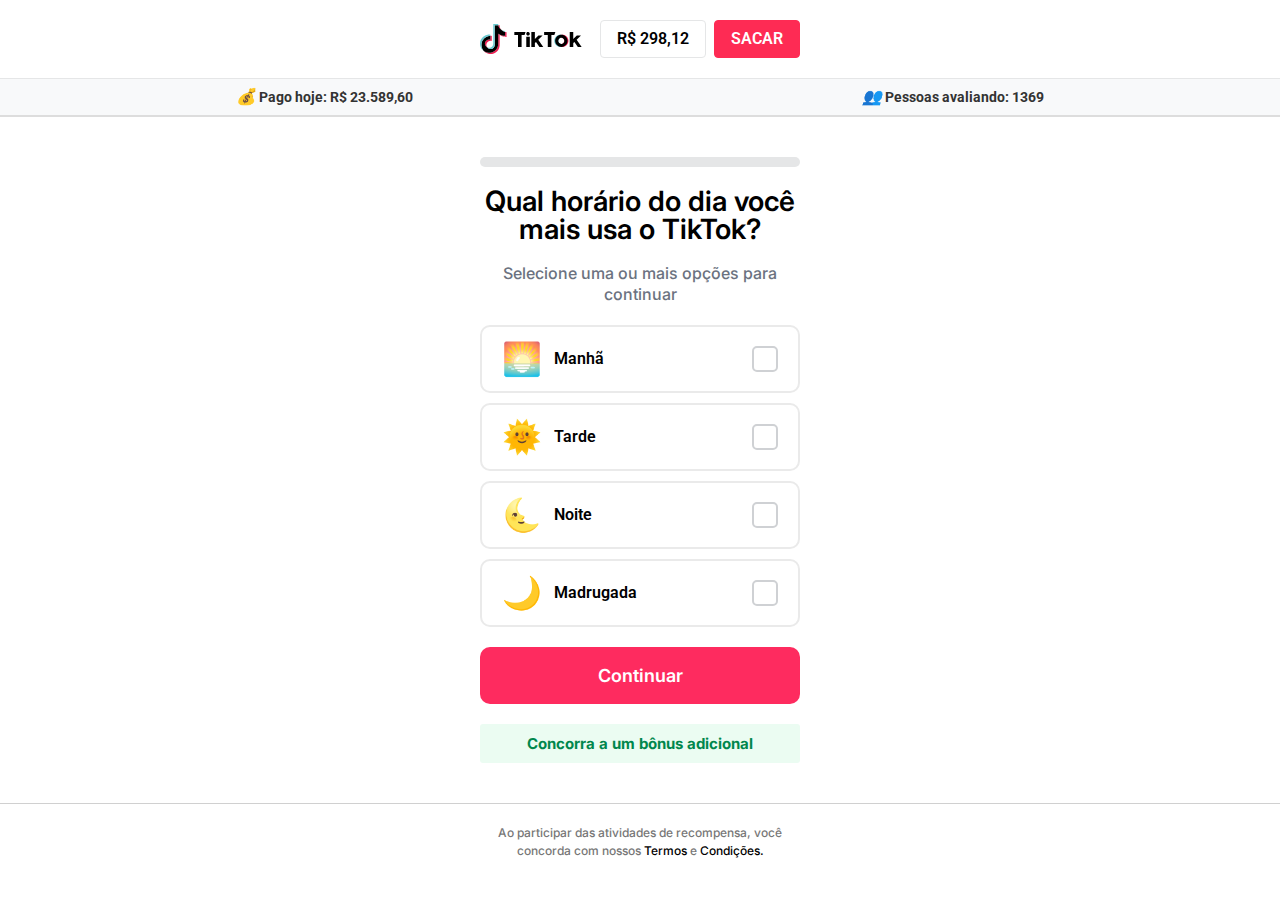
<file: 07/index.html>
<!DOCTYPE html><html lang="pt-BR"><head>
	<meta charset="UTF-8">
		<title>Pesquisa – Campanha Bonus</title>
<style>
#wpadminbar #wp-admin-bar-wccp_free_top_button .ab-icon:before {
	content: "\f160";
	color: #02CA02;
	top: 3px;
}
#wpadminbar #wp-admin-bar-wccp_free_top_button .ab-icon {
	transform: rotate(45deg);
}
</style>
<meta name="robots" content="max-image-preview:large">
<link rel="alternate" type="application/rss+xml" title="Feed para Campanha Bonus »" href="feed/index.html"> 	
<link rel="alternate" type="application/rss+xml" title="Feed de comentários para Campanha Bonus »" href="comments/feed/index.html">
<script>
window._wpemojiSettings = {"baseUrl":"https:\/\/s.w.org\/images\/core\/emoji\/15.0.3\/72x72\/","ext":".png","svgUrl":"https:\/\/s.w.org\/images\/core\/emoji\/15.0.3\/svg\/","svgExt":".svg","source":{"concatemoji":"https:\/\/campanhabonificada.online\/wp-includes\/js\/wp-emoji-release.min.js?ver=6.6.2"}};
/*! This file is auto-generated */
!function(i,n){var o,s,e;function c(e){try{var t={supportTests:e,timestamp:(new Date).valueOf()};sessionStorage.setItem(o,JSON.stringify(t))}catch(e){}}function p(e,t,n){e.clearRect(0,0,e.canvas.width,e.canvas.height),e.fillText(t,0,0);var t=new Uint32Array(e.getImageData(0,0,e.canvas.width,e.canvas.height).data),r=(e.clearRect(0,0,e.canvas.width,e.canvas.height),e.fillText(n,0,0),new Uint32Array(e.getImageData(0,0,e.canvas.width,e.canvas.height).data));return t.every(function(e,t){return e===r[t]})}function u(e,t,n){switch(t){case"flag":return n(e,"\ud83c\udff3\ufe0f\u200d\u26a7\ufe0f","\ud83c\udff3\ufe0f\u200b\u26a7\ufe0f")?!1:!n(e,"\ud83c\uddfa\ud83c\uddf3","\ud83c\uddfa\u200b\ud83c\uddf3")&&!n(e,"\ud83c\udff4\udb40\udc67\udb40\udc62\udb40\udc65\udb40\udc6e\udb40\udc67\udb40\udc7f","\ud83c\udff4\u200b\udb40\udc67\u200b\udb40\udc62\u200b\udb40\udc65\u200b\udb40\udc6e\u200b\udb40\udc67\u200b\udb40\udc7f");case"emoji":return!n(e,"\ud83d\udc26\u200d\u2b1b","\ud83d\udc26\u200b\u2b1b")}return!1}function f(e,t,n){var r="undefined"!=typeof WorkerGlobalScope&&self instanceof WorkerGlobalScope?new OffscreenCanvas(300,150):i.createElement("canvas"),a=r.getContext("2d",{willReadFrequently:!0}),o=(a.textBaseline="top",a.font="600 32px Arial",{});return e.forEach(function(e){o[e]=t(a,e,n)}),o}function t(e){var t=i.createElement("script");t.src=e,t.defer=!0,i.head.appendChild(t)}"undefined"!=typeof Promise&&(o="wpEmojiSettingsSupports",s=["flag","emoji"],n.supports={everything:!0,everythingExceptFlag:!0},e=new Promise(function(e){i.addEventListener("DOMContentLoaded",e,{once:!0})}),new Promise(function(t){var n=function(){try{var e=JSON.parse(sessionStorage.getItem(o));if("object"==typeof e&&"number"==typeof e.timestamp&&(new Date).valueOf()<e.timestamp+604800&&"object"==typeof e.supportTests)return e.supportTests}catch(e){}return null}();if(!n){if("undefined"!=typeof Worker&&"undefined"!=typeof OffscreenCanvas&&"undefined"!=typeof URL&&URL.createObjectURL&&"undefined"!=typeof Blob)try{var e="postMessage("+f.toString()+"("+[JSON.stringify(s),u.toString(),p.toString()].join(",")+"));",r=new Blob([e],{type:"text/javascript"}),a=new Worker(URL.createObjectURL(r),{name:"wpTestEmojiSupports"});return void(a.onmessage=function(e){c(n=e.data),a.terminate(),t(n)})}catch(e){}c(n=f(s,u,p))}t(n)}).then(function(e){for(var t in e)n.supports[t]=e[t],n.supports.everything=n.supports.everything&&n.supports[t],"flag"!==t&&(n.supports.everythingExceptFlag=n.supports.everythingExceptFlag&&n.supports[t]);n.supports.everythingExceptFlag=n.supports.everythingExceptFlag&&!n.supports.flag,n.DOMReady=!1,n.readyCallback=function(){n.DOMReady=!0}}).then(function(){return e}).then(function(){var e;n.supports.everything||(n.readyCallback(),(e=n.source||{}).concatemoji?t(e.concatemoji):e.wpemoji&&e.twemoji&&(t(e.twemoji),t(e.wpemoji)))}))}((window,document),window._wpemojiSettings);
</script>
<style id="wp-emoji-styles-inline-css">

	img.wp-smiley, img.emoji {
		display: inline !important;
		border: none !important;
		box-shadow: none !important;
		height: 1em !important;
		width: 1em !important;
		margin: 0 0.07em !important;
		vertical-align: -0.1em !important;
		background: none !important;
		padding: 0 !important;
	}
</style>
<style id="classic-theme-styles-inline-css">
/*! This file is auto-generated */
.wp-block-button__link{color:#fff;background-color:#32373c;border-radius:9999px;box-shadow:none;text-decoration:none;padding:calc(.667em + 2px) calc(1.333em + 2px);font-size:1.125em}.wp-block-file__button{background:#32373c;color:#fff;text-decoration:none}
</style>
<style id="global-styles-inline-css">
:root{--wp--preset--aspect-ratio--square: 1;--wp--preset--aspect-ratio--4-3: 4/3;--wp--preset--aspect-ratio--3-4: 3/4;--wp--preset--aspect-ratio--3-2: 3/2;--wp--preset--aspect-ratio--2-3: 2/3;--wp--preset--aspect-ratio--16-9: 16/9;--wp--preset--aspect-ratio--9-16: 9/16;--wp--preset--color--black: #000000;--wp--preset--color--cyan-bluish-gray: #abb8c3;--wp--preset--color--white: #ffffff;--wp--preset--color--pale-pink: #f78da7;--wp--preset--color--vivid-red: #cf2e2e;--wp--preset--color--luminous-vivid-orange: #ff6900;--wp--preset--color--luminous-vivid-amber: #fcb900;--wp--preset--color--light-green-cyan: #7bdcb5;--wp--preset--color--vivid-green-cyan: #00d084;--wp--preset--color--pale-cyan-blue: #8ed1fc;--wp--preset--color--vivid-cyan-blue: #0693e3;--wp--preset--color--vivid-purple: #9b51e0;--wp--preset--gradient--vivid-cyan-blue-to-vivid-purple: linear-gradient(135deg,rgba(6,147,227,1) 0%,rgb(155,81,224) 100%);--wp--preset--gradient--light-green-cyan-to-vivid-green-cyan: linear-gradient(135deg,rgb(122,220,180) 0%,rgb(0,208,130) 100%);--wp--preset--gradient--luminous-vivid-amber-to-luminous-vivid-orange: linear-gradient(135deg,rgba(252,185,0,1) 0%,rgba(255,105,0,1) 100%);--wp--preset--gradient--luminous-vivid-orange-to-vivid-red: linear-gradient(135deg,rgba(255,105,0,1) 0%,rgb(207,46,46) 100%);--wp--preset--gradient--very-light-gray-to-cyan-bluish-gray: linear-gradient(135deg,rgb(238,238,238) 0%,rgb(169,184,195) 100%);--wp--preset--gradient--cool-to-warm-spectrum: linear-gradient(135deg,rgb(74,234,220) 0%,rgb(151,120,209) 20%,rgb(207,42,186) 40%,rgb(238,44,130) 60%,rgb(251,105,98) 80%,rgb(254,248,76) 100%);--wp--preset--gradient--blush-light-purple: linear-gradient(135deg,rgb(255,206,236) 0%,rgb(152,150,240) 100%);--wp--preset--gradient--blush-bordeaux: linear-gradient(135deg,rgb(254,205,165) 0%,rgb(254,45,45) 50%,rgb(107,0,62) 100%);--wp--preset--gradient--luminous-dusk: linear-gradient(135deg,rgb(255,203,112) 0%,rgb(199,81,192) 50%,rgb(65,88,208) 100%);--wp--preset--gradient--pale-ocean: linear-gradient(135deg,rgb(255,245,203) 0%,rgb(182,227,212) 50%,rgb(51,167,181) 100%);--wp--preset--gradient--electric-grass: linear-gradient(135deg,rgb(202,248,128) 0%,rgb(113,206,126) 100%);--wp--preset--gradient--midnight: linear-gradient(135deg,rgb(2,3,129) 0%,rgb(40,116,252) 100%);--wp--preset--font-size--small: 13px;--wp--preset--font-size--medium: 20px;--wp--preset--font-size--large: 36px;--wp--preset--font-size--x-large: 42px;--wp--preset--spacing--20: 0.44rem;--wp--preset--spacing--30: 0.67rem;--wp--preset--spacing--40: 1rem;--wp--preset--spacing--50: 1.5rem;--wp--preset--spacing--60: 2.25rem;--wp--preset--spacing--70: 3.38rem;--wp--preset--spacing--80: 5.06rem;--wp--preset--shadow--natural: 6px 6px 9px rgba(0, 0, 0, 0.2);--wp--preset--shadow--deep: 12px 12px 50px rgba(0, 0, 0, 0.4);--wp--preset--shadow--sharp: 6px 6px 0px rgba(0, 0, 0, 0.2);--wp--preset--shadow--outlined: 6px 6px 0px -3px rgba(255, 255, 255, 1), 6px 6px rgba(0, 0, 0, 1);--wp--preset--shadow--crisp: 6px 6px 0px rgba(0, 0, 0, 1);}:where(.is-layout-flex){gap: 0.5em;}:where(.is-layout-grid){gap: 0.5em;}body .is-layout-flex{display: flex;}.is-layout-flex{flex-wrap: wrap;align-items: center;}.is-layout-flex > :is(*, div){margin: 0;}body .is-layout-grid{display: grid;}.is-layout-grid > :is(*, div){margin: 0;}:where(.wp-block-columns.is-layout-flex){gap: 2em;}:where(.wp-block-columns.is-layout-grid){gap: 2em;}:where(.wp-block-post-template.is-layout-flex){gap: 1.25em;}:where(.wp-block-post-template.is-layout-grid){gap: 1.25em;}.has-black-color{color: var(--wp--preset--color--black) !important;}.has-cyan-bluish-gray-color{color: var(--wp--preset--color--cyan-bluish-gray) !important;}.has-white-color{color: var(--wp--preset--color--white) !important;}.has-pale-pink-color{color: var(--wp--preset--color--pale-pink) !important;}.has-vivid-red-color{color: var(--wp--preset--color--vivid-red) !important;}.has-luminous-vivid-orange-color{color: var(--wp--preset--color--luminous-vivid-orange) !important;}.has-luminous-vivid-amber-color{color: var(--wp--preset--color--luminous-vivid-amber) !important;}.has-light-green-cyan-color{color: var(--wp--preset--color--light-green-cyan) !important;}.has-vivid-green-cyan-color{color: var(--wp--preset--color--vivid-green-cyan) !important;}.has-pale-cyan-blue-color{color: var(--wp--preset--color--pale-cyan-blue) !important;}.has-vivid-cyan-blue-color{color: var(--wp--preset--color--vivid-cyan-blue) !important;}.has-vivid-purple-color{color: var(--wp--preset--color--vivid-purple) !important;}.has-black-background-color{background-color: var(--wp--preset--color--black) !important;}.has-cyan-bluish-gray-background-color{background-color: var(--wp--preset--color--cyan-bluish-gray) !important;}.has-white-background-color{background-color: var(--wp--preset--color--white) !important;}.has-pale-pink-background-color{background-color: var(--wp--preset--color--pale-pink) !important;}.has-vivid-red-background-color{background-color: var(--wp--preset--color--vivid-red) !important;}.has-luminous-vivid-orange-background-color{background-color: var(--wp--preset--color--luminous-vivid-orange) !important;}.has-luminous-vivid-amber-background-color{background-color: var(--wp--preset--color--luminous-vivid-amber) !important;}.has-light-green-cyan-background-color{background-color: var(--wp--preset--color--light-green-cyan) !important;}.has-vivid-green-cyan-background-color{background-color: var(--wp--preset--color--vivid-green-cyan) !important;}.has-pale-cyan-blue-background-color{background-color: var(--wp--preset--color--pale-cyan-blue) !important;}.has-vivid-cyan-blue-background-color{background-color: var(--wp--preset--color--vivid-cyan-blue) !important;}.has-vivid-purple-background-color{background-color: var(--wp--preset--color--vivid-purple) !important;}.has-black-border-color{border-color: var(--wp--preset--color--black) !important;}.has-cyan-bluish-gray-border-color{border-color: var(--wp--preset--color--cyan-bluish-gray) !important;}.has-white-border-color{border-color: var(--wp--preset--color--white) !important;}.has-pale-pink-border-color{border-color: var(--wp--preset--color--pale-pink) !important;}.has-vivid-red-border-color{border-color: var(--wp--preset--color--vivid-red) !important;}.has-luminous-vivid-orange-border-color{border-color: var(--wp--preset--color--luminous-vivid-orange) !important;}.has-luminous-vivid-amber-border-color{border-color: var(--wp--preset--color--luminous-vivid-amber) !important;}.has-light-green-cyan-border-color{border-color: var(--wp--preset--color--light-green-cyan) !important;}.has-vivid-green-cyan-border-color{border-color: var(--wp--preset--color--vivid-green-cyan) !important;}.has-pale-cyan-blue-border-color{border-color: var(--wp--preset--color--pale-cyan-blue) !important;}.has-vivid-cyan-blue-border-color{border-color: var(--wp--preset--color--vivid-cyan-blue) !important;}.has-vivid-purple-border-color{border-color: var(--wp--preset--color--vivid-purple) !important;}.has-vivid-cyan-blue-to-vivid-purple-gradient-background{background: var(--wp--preset--gradient--vivid-cyan-blue-to-vivid-purple) !important;}.has-light-green-cyan-to-vivid-green-cyan-gradient-background{background: var(--wp--preset--gradient--light-green-cyan-to-vivid-green-cyan) !important;}.has-luminous-vivid-amber-to-luminous-vivid-orange-gradient-background{background: var(--wp--preset--gradient--luminous-vivid-amber-to-luminous-vivid-orange) !important;}.has-luminous-vivid-orange-to-vivid-red-gradient-background{background: var(--wp--preset--gradient--luminous-vivid-orange-to-vivid-red) !important;}.has-very-light-gray-to-cyan-bluish-gray-gradient-background{background: var(--wp--preset--gradient--very-light-gray-to-cyan-bluish-gray) !important;}.has-cool-to-warm-spectrum-gradient-background{background: var(--wp--preset--gradient--cool-to-warm-spectrum) !important;}.has-blush-light-purple-gradient-background{background: var(--wp--preset--gradient--blush-light-purple) !important;}.has-blush-bordeaux-gradient-background{background: var(--wp--preset--gradient--blush-bordeaux) !important;}.has-luminous-dusk-gradient-background{background: var(--wp--preset--gradient--luminous-dusk) !important;}.has-pale-ocean-gradient-background{background: var(--wp--preset--gradient--pale-ocean) !important;}.has-electric-grass-gradient-background{background: var(--wp--preset--gradient--electric-grass) !important;}.has-midnight-gradient-background{background: var(--wp--preset--gradient--midnight) !important;}.has-small-font-size{font-size: var(--wp--preset--font-size--small) !important;}.has-medium-font-size{font-size: var(--wp--preset--font-size--medium) !important;}.has-large-font-size{font-size: var(--wp--preset--font-size--large) !important;}.has-x-large-font-size{font-size: var(--wp--preset--font-size--x-large) !important;}
:where(.wp-block-post-template.is-layout-flex){gap: 1.25em;}:where(.wp-block-post-template.is-layout-grid){gap: 1.25em;}
:where(.wp-block-columns.is-layout-flex){gap: 2em;}:where(.wp-block-columns.is-layout-grid){gap: 2em;}
:root :where(.wp-block-pullquote){font-size: 1.5em;line-height: 1.6;}
</style>
<link rel="stylesheet" id="hello-elementor-css" href="css/style.min.css%2540ver%253D3.1.1.css" media="all">
<link rel="stylesheet" id="hello-elementor-theme-style-css" href="css/theme.min.css%2540ver%253D3.1.1.css" media="all">
<link rel="stylesheet" id="hello-elementor-header-footer-css" href="css/header-footer.min.css%2540ver%253D3.1.1.css" media="all">
<link rel="stylesheet" id="elementor-frontend-css" href="css/frontend.min.css%2540ver%253D3.24.7.css" media="all">
<link rel="stylesheet" id="elementor-post-5-css" href="css/post-5.css%2540ver%253D1730218676.css" media="all">
<link rel="stylesheet" id="widget-image-css" href="css/widget-image.min.css%2540ver%253D3.24.7.css" media="all">
<link rel="stylesheet" id="widget-heading-css" href="css/widget-heading.min.css%2540ver%253D3.24.7.css" media="all">
<link rel="stylesheet" id="widget-counter-css" href="css/widget-counter.min.css%2540ver%253D3.24.7.css" media="all">
<link rel="stylesheet" id="swiper-css" href="css/swiper.min.css%2540ver%253D8.4.5.css" media="all">
<link rel="stylesheet" id="e-swiper-css" href="css/e-swiper.min.css%2540ver%253D3.24.7.css" media="all">
<link rel="stylesheet" id="elementor-pro-css" href="css/frontend.min.css%2540ver%253D3.24.4.css" media="all">
<link rel="stylesheet" id="elementor-global-css" href="css/global.css%2540ver%253D1730218676.css" media="all">
<link rel="stylesheet" id="widget-progress-css" href="css/widget-progress.min.css%2540ver%253D3.24.7.css" media="all">
<link rel="stylesheet" id="elementor-post-21-css" href="css/post-21.css%2540ver%253D1730226365.css" media="all">
<link rel="stylesheet" id="elementor-post-824-css" href="css/post-824.css%2540ver%253D1730231262.css" media="all">
<link rel="stylesheet" id="elementor-post-292-css" href="css/post-292.css%2540ver%253D1730218676.css" media="all">
<link rel="stylesheet" id="elementor-post-285-css" href="css/post-285.css%2540ver%253D1730218676.css" media="all">
<link rel="stylesheet" id="elementor-post-280-css" href="css/post-280.css%2540ver%253D1730218676.css" media="all">
<link rel="stylesheet" id="elementor-post-277-css" href="css/post-277.css%2540ver%253D1730218676.css" media="all">
<link rel="stylesheet" id="elementor-post-274-css" href="css/post-274.css%2540ver%253D1730218676.css" media="all">
<link rel="stylesheet" id="elementor-post-271-css" href="css/post-271.css%2540ver%253D1730218677.css" media="all">
<link rel="stylesheet" id="elementor-post-268-css" href="css/post-268.css%2540ver%253D1730218677.css" media="all">
<link rel="stylesheet" id="elementor-post-265-css" href="css/post-265.css%2540ver%253D1730218677.css" media="all">
<link rel="stylesheet" id="elementor-post-262-css" href="css/post-262.css%2540ver%253D1730218677.css" media="all">
<link rel="stylesheet" id="elementor-post-259-css" href="css/post-259.css%2540ver%253D1730218677.css" media="all">
<link rel="stylesheet" id="elementor-post-256-css" href="css/post-256.css%2540ver%253D1730218677.css" media="all">
<link rel="stylesheet" id="elementor-post-253-css" href="css/post-253.css%2540ver%253D1730218677.css" media="all">
<link rel="stylesheet" id="google-fonts-1-css" href="https://fonts.googleapis.com/css?family=Roboto%3A100%2C100italic%2C200%2C200italic%2C300%2C300italic%2C400%2C400italic%2C500%2C500italic%2C600%2C600italic%2C700%2C700italic%2C800%2C800italic%2C900%2C900italic%7CRoboto+Slab%3A100%2C100italic%2C200%2C200italic%2C300%2C300italic%2C400%2C400italic%2C500%2C500italic%2C600%2C600italic%2C700%2C700italic%2C800%2C800italic%2C900%2C900italic%7CInter%3A100%2C100italic%2C200%2C200italic%2C300%2C300italic%2C400%2C400italic%2C500%2C500italic%2C600%2C600italic%2C700%2C700italic%2C800%2C800italic%2C900%2C900italic&display=swap&ver=6.6.2" media="all">
<link rel="preconnect" href="https://fonts.gstatic.com/" crossorigin=""><script src="jquery.min.js%2540ver%253D3.7.1" id="jquery-core-js"></script>
<script src="jquery-migrate.min.js%2540ver%253D3.4.1" id="jquery-migrate-js"></script>
<link rel="https://api.w.org/" href="wp-json/index.html"><link rel="alternate" title="JSON" type="application/json" href="wp-json/wp/v2/pages/21"><link rel="EditURI" type="application/rsd+xml" title="RSD" href="xmlrpc.php@rsd">
<meta name="generator" content="WordPress 6.6.2">
<link rel="canonical" href="index.html@p=21.html">
<link rel="shortlink" href="index.html@p=21.html">
<link rel="alternate" title="oEmbed (JSON)" type="application/json+oembed" href="wp-json/oembed/1.0/embed@url=https%253A%252F%252Fcampanhabonificada.online%252Fpesquisa-bv34%252F">
<link rel="alternate" title="oEmbed (XML)" type="text/xml+oembed" href="wp-json/oembed/1.0/embed@url=https%253A%252F%252Fcampanhabonificada.online%252Fpesquisa-bv34%252F&format=xml">
<script id="wpcp_disable_selection" type="text/javascript">
var image_save_msg='You are not allowed to save images!';
	var no_menu_msg='Context Menu disabled!';
	var smessage = "Content is protected !!";

function disableEnterKey(e)
{
	var elemtype = e.target.tagName;
	
	elemtype = elemtype.toUpperCase();
	
	if (elemtype == "TEXT" || elemtype == "TEXTAREA" || elemtype == "INPUT" || elemtype == "PASSWORD" || elemtype == "SELECT" || elemtype == "OPTION" || elemtype == "EMBED")
	{
		elemtype = 'TEXT';
	}
	
	if (e.ctrlKey){
     var key;
     if(window.event)
          key = window.event.keyCode;     //IE
     else
          key = e.which;     //firefox (97)
    //if (key != 17) alert(key);
     if (elemtype!= 'TEXT' && (key == 97 || key == 65 || key == 67 || key == 99 || key == 88 || key == 120 || key == 26 || key == 85  || key == 86 || key == 83 || key == 43 || key == 73))
     {
		if(wccp_free_iscontenteditable(e)) return true;
		show_wpcp_message('You are not allowed to copy content or view source');
		return false;
     }else
     	return true;
     }
}


/*For contenteditable tags*/
function wccp_free_iscontenteditable(e)
{
	var e = e || window.event; // also there is no e.target property in IE. instead IE uses window.event.srcElement
  	
	var target = e.target || e.srcElement;

	var elemtype = e.target.nodeName;
	
	elemtype = elemtype.toUpperCase();
	
	var iscontenteditable = "false";
		
	if(typeof target.getAttribute!="undefined" ) iscontenteditable = target.getAttribute("contenteditable"); // Return true or false as string
	
	var iscontenteditable2 = false;
	
	if(typeof target.isContentEditable!="undefined" ) iscontenteditable2 = target.isContentEditable; // Return true or false as boolean

	if(target.parentElement.isContentEditable) iscontenteditable2 = true;
	
	if (iscontenteditable == "true" || iscontenteditable2 == true)
	{
		if(typeof target.style!="undefined" ) target.style.cursor = "text";
		
		return true;
	}
}

////////////////////////////////////
function disable_copy(e)
{	
	var e = e || window.event; // also there is no e.target property in IE. instead IE uses window.event.srcElement
	
	var elemtype = e.target.tagName;
	
	elemtype = elemtype.toUpperCase();
	
	if (elemtype == "TEXT" || elemtype == "TEXTAREA" || elemtype == "INPUT" || elemtype == "PASSWORD" || elemtype == "SELECT" || elemtype == "OPTION" || elemtype == "EMBED")
	{
		elemtype = 'TEXT';
	}
	
	if(wccp_free_iscontenteditable(e)) return true;
	
	var isSafari = /Safari/.test(navigator.userAgent) && /Apple Computer/.test(navigator.vendor);
	
	var checker_IMG = '';
	if (elemtype == "IMG" && checker_IMG == 'checked' && e.detail >= 2) {show_wpcp_message(alertMsg_IMG);return false;}
	if (elemtype != "TEXT")
	{
		if (smessage !== "" && e.detail == 2)
			show_wpcp_message(smessage);
		
		if (isSafari)
			return true;
		else
			return false;
	}	
}

//////////////////////////////////////////
function disable_copy_ie()
{
	var e = e || window.event;
	var elemtype = window.event.srcElement.nodeName;
	elemtype = elemtype.toUpperCase();
	if(wccp_free_iscontenteditable(e)) return true;
	if (elemtype == "IMG") {show_wpcp_message(alertMsg_IMG);return false;}
	if (elemtype != "TEXT" && elemtype != "TEXTAREA" && elemtype != "INPUT" && elemtype != "PASSWORD" && elemtype != "SELECT" && elemtype != "OPTION" && elemtype != "EMBED")
	{
		return false;
	}
}	
function reEnable()
{
	return true;
}
document.onkeydown = disableEnterKey;
document.onselectstart = disable_copy_ie;
if(navigator.userAgent.indexOf('MSIE')==-1)
{
	document.onmousedown = disable_copy;
	document.onclick = reEnable;
}
function disableSelection(target)
{
    //For IE This code will work
    if (typeof target.onselectstart!="undefined")
    target.onselectstart = disable_copy_ie;
    
    //For Firefox This code will work
    else if (typeof target.style.MozUserSelect!="undefined")
    {target.style.MozUserSelect="none";}
    
    //All other  (ie: Opera) This code will work
    else
    target.onmousedown=function(){return false}
    target.style.cursor = "default";
}
//Calling the JS function directly just after body load
window.onload = function(){disableSelection(document.body);};

//////////////////special for safari Start////////////////
var onlongtouch;
var timer;
var touchduration = 1000; //length of time we want the user to touch before we do something

var elemtype = "";
function touchstart(e) {
	var e = e || window.event;
  // also there is no e.target property in IE.
  // instead IE uses window.event.srcElement
  	var target = e.target || e.srcElement;
	
	elemtype = window.event.srcElement.nodeName;
	
	elemtype = elemtype.toUpperCase();
	
	if(!wccp_pro_is_passive()) e.preventDefault();
	if (!timer) {
		timer = setTimeout(onlongtouch, touchduration);
	}
}

function touchend() {
    //stops short touches from firing the event
    if (timer) {
        clearTimeout(timer);
        timer = null;
    }
	onlongtouch();
}

onlongtouch = function(e) { //this will clear the current selection if anything selected
	
	if (elemtype != "TEXT" && elemtype != "TEXTAREA" && elemtype != "INPUT" && elemtype != "PASSWORD" && elemtype != "SELECT" && elemtype != "EMBED" && elemtype != "OPTION")	
	{
		if (window.getSelection) {
			if (window.getSelection().empty) {  // Chrome
			window.getSelection().empty();
			} else if (window.getSelection().removeAllRanges) {  // Firefox
			window.getSelection().removeAllRanges();
			}
		} else if (document.selection) {  // IE?
			document.selection.empty();
		}
		return false;
	}
};

document.addEventListener("DOMContentLoaded", function(event) { 
    window.addEventListener("touchstart", touchstart, false);
    window.addEventListener("touchend", touchend, false);
});

function wccp_pro_is_passive() {

  var cold = false,
  hike = function() {};

  try {
	  const object1 = {};
  var aid = Object.defineProperty(object1, 'passive', {
  get() {cold = true}
  });
  window.addEventListener('test', hike, aid);
  window.removeEventListener('test', hike, aid);
  } catch (e) {}

  return cold;
}
/*special for safari End*/
</script>
<script id="wpcp_disable_Right_Click" type="text/javascript">
document.ondragstart = function() { return false;}
	function nocontext(e) {
	   return false;
	}
	document.oncontextmenu = nocontext;
</script>
<style>
.unselectable
{
-moz-user-select:none;
-webkit-user-select:none;
cursor: default;
}
html
{
-webkit-touch-callout: none;
-webkit-user-select: none;
-khtml-user-select: none;
-moz-user-select: none;
-ms-user-select: none;
user-select: none;
-webkit-tap-highlight-color: rgba(0,0,0,0);
}
</style>
<script id="wpcp_css_disable_selection" type="text/javascript">
var e = document.getElementsByTagName('body')[0];
if(e)
{
	e.setAttribute('unselectable',"on");
}
</script>
<meta name="generator" content="Elementor 3.24.7; features: e_font_icon_svg, additional_custom_breakpoints, e_optimized_control_loading, e_element_cache; settings: css_print_method-external, google_font-enabled, font_display-swap">
			<style>
				.e-con.e-parent:nth-of-type(n+4):not(.e-lazyloaded):not(.e-no-lazyload),
				.e-con.e-parent:nth-of-type(n+4):not(.e-lazyloaded):not(.e-no-lazyload) * {
					background-image: none !important;
				}
				@media screen and (max-height: 1024px) {
					.e-con.e-parent:nth-of-type(n+3):not(.e-lazyloaded):not(.e-no-lazyload),
					.e-con.e-parent:nth-of-type(n+3):not(.e-lazyloaded):not(.e-no-lazyload) * {
						background-image: none !important;
					}
				}
				@media screen and (max-height: 640px) {
					.e-con.e-parent:nth-of-type(n+2):not(.e-lazyloaded):not(.e-no-lazyload),
					.e-con.e-parent:nth-of-type(n+2):not(.e-lazyloaded):not(.e-no-lazyload) * {
						background-image: none !important;
					}
				}
			</style>
			<link rel="icon" href="images/Yd1c4P72SA5J.jpg" sizes="32x32">
<link rel="icon" href="images/p1l16VqniyiF.jpg" sizes="192x192">
<link rel="apple-touch-icon" href="images/p1l16VqniyiF.jpg">
<meta name="msapplication-TileImage" content="https://campanhabonificada.online/wp-content/uploads/2024/10/tiktok-logo-300x300.jpg">
	<meta name="viewport" content="width=device-width, initial-scale=1.0, viewport-fit=cover"><script src="js/HBVybfeIM03K.js" defer=""></script><script src="js/qpyf4Y5oE5Cl.js" defer=""></script><script src="js/wp-emoji-release.min_1.js" defer=""></script><script src="js/wp-emoji-release.min.js" defer=""></script></head>
<body class="page-template page-template-elementor_canvas page page-id-21 unselectable elementor-default elementor-template-canvas elementor-kit-5 elementor-page elementor-page-21" style="cursor: default;">
			<div data-elementor-type="wp-page" data-elementor-id="21" class="elementor elementor-21" data-elementor-post-type="page">
				<div class="elementor-element elementor-element-200b2fdc e-flex e-con-boxed e-con e-parent e-lazyloaded" data-id="200b2fdc" data-element_type="container" data-settings="{" background_background":"classic","sticky":"top","sticky_on":["desktop","tablet","mobile"],"sticky_offset":0,"sticky_effects_offset":0}"="">
					<div class="e-con-inner">
		<div class="elementor-element elementor-element-5e702a36 e-con-full e-flex e-con e-child" data-id="5e702a36" data-element_type="container">
				<div class="elementor-element elementor-element-53848485 elementor-widget elementor-widget-image" data-id="53848485" data-element_type="widget" data-widget_type="image.default">
				<div class="elementor-widget-container">
													<img decoding="async" width="102" height="30" src="images/EOQkt86kiPR3.svg" class="attachment-large size-large wp-image-35" alt="">													</div>
				</div>
				</div>
		<div class="elementor-element elementor-element-719af0fd e-con-full e-flex e-con e-child" data-id="719af0fd" data-element_type="container">
				<div class="elementor-element elementor-element-7b6bd07f elementor-align-left elementor-widget elementor-widget-button" data-id="7b6bd07f" data-element_type="widget" data-widget_type="button.default">
				<div class="elementor-widget-container">
					<div class="elementor-button-wrapper">
			<a class="elementor-button elementor-button-link elementor-size-sm" href="index.html@p=128.html">
						<span class="elementor-button-content-wrapper">
									<span class="elementor-button-text">R$ 298,12</span>
					</span>
					</a>
		</div>
				</div>
				</div>
				<div class="elementor-element elementor-element-69021029 elementor-align-left elementor-widget elementor-widget-button" data-id="69021029" data-element_type="widget" data-widget_type="button.default">
				<div class="elementor-widget-container">
					<div class="elementor-button-wrapper">
<a id="utmLink" href="../11/index.html" class="elementor-button elementor-button-link elementor-size-sm">
  SACAR
</a>

<script>
document.addEventListener("DOMContentLoaded", function() {
  var utmParams = ['utm_source', 'utm_medium', 'utm_campaign', 'utm_term', 'utm_content'];
  var urlParams = new URLSearchParams(window.location.search);
  var queryString = '';

  utmParams.forEach(function(param) {
    if(urlParams.has(param)) {
      queryString += (queryString ? '&' : '?') + param + '=' + encodeURIComponent(urlParams.get(param));
    }
  });

  if(queryString) {
    document.getElementById('utmLink').href += queryString;
  }
});
</script>
					
					
		</div>
				</div>
				</div>
				</div>
					</div>
				</div>

  <meta charset="UTF-8">
  <title>Pesquisa – Campanha Bonus</title>
  <style>
      /* Estilos para os pop-ups de informações */
      .info-bar {
          display: flex;
          justify-content: space-around;
          align-items: center;
          background: #f8f9fa;
          padding: 6px 12px;
          font-size: 14px;
          font-weight: bold;
          color: #333;
          border-bottom: 2px solid #ddd;
          text-align: center;
          white-space: nowrap;
      }

      .info-item {
          display: flex;
          align-items: center;
          gap: 3px;
      }

      .info-item i {
          color: #28a745;
          font-size: 16px;
      }

      /* Pop-ups de depoimentos */
      .testimonial-popup {
          position: fixed;
          bottom: 20px;
          left: 50%;
          transform: translateX(-50%);
          background: #ffffff;
          color: #333;
          padding: 12px 18px;
          border-radius: 10px;
          box-shadow: 0px 4px 12px rgba(0, 0, 0, 0.3);
          font-size: 15px;
          font-weight: bold;
          display: none;
          z-index: 9999;
          text-align: center;
          max-width: 90%;
          animation: fadeInOut 5s ease-in-out;
      }

      @keyframes fadeInOut {
          0% { opacity: 0; transform: translateY(20px); }
          10% { opacity: 1; transform: translateY(0); }
          90% { opacity: 1; transform: translateY(0); }
          100% { opacity: 0; transform: translateY(20px); }
      }

      /* Responsividade para manter em linha */
      @media screen and (max-width: 480px) {
          .info-bar {
              flex-wrap: nowrap;
              overflow: hidden;
              font-size: 12px;
              padding: 5px 8px;
          }
          .info-item {
              gap: 2px;
          }
          .info-item i {
              font-size: 14px;
          }
      }
  </style>



  <!-- Barra de informações abaixo da logo, valor e botão -->
  <div class="info-bar">
      <div class="info-item">
          <i>💰</i>
          <span id="pago-hoje">Pago hoje: R$ 23.589,60</span>
      </div>
      <div class="info-item">
          <i>👥</i>
          <span id="pessoas-avaliando">Pessoas avaliando: 1369</span>
      </div>
  </div>

  <!-- Pop-up de Depoimentos -->
  <div id="testimonial-popup" class="testimonial-popup"></div>

  <script>
      function animatePagoHoje() {
          let valor = 23589.60;
          setInterval(() => {
              let incremento = (Math.random() * 50 + 10).toFixed(2); // Aumenta valores entre 10 e 60 reais a cada 2 segundos
              valor += parseFloat(incremento);
              document.getElementById("pago-hoje").innerHTML = `Pago hoje: R$ ${valor.toLocaleString("pt-BR", { minimumFractionDigits: 2 })}`;
          }, 2000); // Atualiza a cada 2 segundos
      }

      function animatePessoasAvaliando() {
          let pessoas = 1369;
          setInterval(() => {
              let variacao = Math.floor(Math.random() * 50) - 10; // Aumenta entre -10 e +40 pessoas
              pessoas += variacao;
              if (pessoas < 850) pessoas = 850; // Mantém um mínimo de pessoas
              document.getElementById("pessoas-avaliando").innerHTML = `Pessoas avaliando: ${pessoas}`;
          }, 1500); // Atualiza a cada 1.5 segundos
      }

      function showTestimonial() {
          const testimonials = [
              "⭐ Ana sacou <span style='color: #28a745;'>R$234</span> agora!",
              "🔥 João acabou de sacar <span style='color: #28a745;'>R$870</span>!",
              "💰 Maria recebeu <span style='color: #28a745;'>R$1.230</span> via Pix!",
              "🎁 Pedro sacou <span style='color: #28a745;'>R$500</span> na sua conta!",
              "🚀 Carla completou 4 pesquisas hoje!",
              "💎 Felipe retirou <span style='color: #28a745;'>R$750</span> da plataforma!",
              "🎉 Laura desbloqueou seu saldo de <span style='color: #28a745;'>R$1.100</span>!",
              "⚡ Marcos finalizou 3 avaliações e já pode sacar!",
              "💵 Bruna atingiu <span style='color: #28a745;'>R$600</span> acumulados!",
              "🔥 Rafael conseguiu mais <span style='color: #28a745;'>R$450</span> em recompensas!"
          ];
          const testimonialPopup = document.getElementById("testimonial-popup");
          const randomTestimonial = testimonials[Math.floor(Math.random() * testimonials.length)];
          testimonialPopup.innerHTML = randomTestimonial;
          testimonialPopup.style.display = "block";
          setTimeout(() => {
              testimonialPopup.style.display = "none";
          }, 5000); // Tempo de exibição do depoimento
      }

      document.addEventListener("DOMContentLoaded", function() {
          animatePagoHoje();
          animatePessoasAvaliando();
          setInterval(showTestimonial, 7000); // Exibir um novo depoimento a cada 7 segundos
      });
  </script>



		<div class="elementor-element elementor-element-43a65c1 e-flex e-con-boxed e-con e-parent e-lazyloaded" data-id="43a65c1" data-element_type="container" data-settings="{" background_background":"classic"}"="">
					<div class="e-con-inner">
				<div class="elementor-element elementor-element-61c4f97 elementor-widget-mobile__width-inherit elementor-widget__width-inherit elementor-widget elementor-widget-progress" data-id="61c4f97" data-element_type="widget" data-widget_type="progress.default">
				<div class="elementor-widget-container">
			
		<div class="elementor-progress-wrapper" role="progressbar" aria-valuemin="0" aria-valuemax="100" aria-valuenow="70">
			<div class="elementor-progress-bar" data-max="70">
				<span class="elementor-progress-text"></span>
							</div>
		</div>
				</div>
				</div>
				<div class="elementor-element elementor-element-71baca3f elementor-widget elementor-widget-heading" data-id="71baca3f" data-element_type="widget" data-widget_type="heading.default">
				<div class="elementor-widget-container">
			<h2 class="elementor-heading-title elementor-size-default">Qual horário do dia você mais usa o TikTok?</h2>		</div>
				</div>
				<div class="elementor-element elementor-element-18afad25 elementor-widget elementor-widget-heading" data-id="18afad25" data-element_type="widget" data-widget_type="heading.default">
				<div class="elementor-widget-container">
			<h2 class="elementor-heading-title elementor-size-default">Selecione uma ou mais opções  para continuar</h2>		</div>
				</div>
				<div class="elementor-element elementor-element-19988202 elementor-widget__width-inherit elementor-widget-mobile__width-inherit elementor-widget elementor-widget-html" data-id="19988202" data-element_type="widget" data-widget_type="html.default">
				<div class="elementor-widget-container">
			<!-- Opções de Avaliação -->
<div class="rating-option">
    <input type="checkbox" id="morning" name="rating">
    <label for="morning">
        <span class="emoji">🌅</span>
        <span>Manhã</span>
        <div class="checkbox-custom"></div>
    </label>
</div>

<div class="rating-option">
    <input type="checkbox" id="afternoon" name="rating">
    <label for="afternoon">
        <span class="emoji">🌞</span>
        <span>Tarde</span>
        <div class="checkbox-custom"></div>
    </label>
</div>

<div class="rating-option">
    <input type="checkbox" id="night" name="rating">
    <label for="night">
        <span class="emoji">🌜</span>
        <span>Noite</span>
        <div class="checkbox-custom"></div>
    </label>
</div>

<div class="rating-option">
    <input type="checkbox" id="dawn" name="rating">
    <label for="dawn">
        <span class="emoji">🌙</span>
        <span>Madrugada</span>
        <div class="checkbox-custom"></div>
    </label>
</div>

<!-- Botão "Continuar" com evento onclick -->
<div class="continue-button" onclick="validateSelection()">Continuar</div>
<div id="error-message" style="color: red; display: none;">Por favor, selecione uma opção.</div>

<!-- Inclusão da biblioteca de confetti -->
<script src="js/kjMC2gQ7EdXl.js"></script>

<script>
function validateSelection() {
    // Obtém todos os checkboxes
    const checkboxes = document.querySelectorAll('.rating-option input[type="checkbox"]');
    const errorMessage = document.getElementById('error-message');
    
    // Verifica se pelo menos um checkbox está selecionado
    const isChecked = Array.from(checkboxes).some(checkbox => checkbox.checked);

    if (isChecked) {
        errorMessage.style.display = 'none'; // Esconde a mensagem de erro

        // Ativa o efeito de confetti
        confetti.start(); 
        setTimeout(function(){ confetti.stop(); }, 1000); // Para o confetti após 1 segundo
        
        // Abre o popup do Elementor usando o novo ID numérico do popup
        elementorProFrontend.modules.popup.showPopup({ id: 271 });

    } else {
        errorMessage.style.display = 'block'; // Exibe a mensagem de erro
    }
}
</script>
		</div>
				</div>
				<div class="elementor-element elementor-element-4e37c992 elementor-mobile-align-justify elementor-widget-mobile__width-inherit elementor-align-justify elementor-widget__width-inherit elementor-widget elementor-widget-button" data-id="4e37c992" data-element_type="widget" data-widget_type="button.default">
				<div class="elementor-widget-container">
					<div class="elementor-button-wrapper">
			<a class="elementor-button elementor-button-link elementor-size-sm" href="">
						<span class="elementor-button-content-wrapper">
									<span class="elementor-button-text">Concorra a um bônus adicional</span>
					</span>
					</a>
		</div>
				</div>
				</div>
					</div>
				</div>
		<div class="elementor-element elementor-element-4ff34635 e-flex e-con-boxed e-con e-parent e-lazyloaded" data-id="4ff34635" data-element_type="container" data-settings="{" background_background":"classic"}"="">
					<div class="e-con-inner">
				<div class="elementor-element elementor-element-1a2d60c5 elementor-widget elementor-widget-heading" data-id="1a2d60c5" data-element_type="widget" data-widget_type="heading.default">
				<div class="elementor-widget-container">
			<h2 class="elementor-heading-title elementor-size-default">Ao participar das atividades de recompensa, você concorda com nossos <span style="color: #000000">Termos</span> e  <span style="color: #000000">Condições.</span></h2>		</div>
				</div>
					</div>
				</div>
				</div>
			<div id="wpcp-error-message" class="msgmsg-box-wpcp hideme"><span>error: </span>Content is protected !!</div>
	<script>
	var timeout_result;
	function show_wpcp_message(smessage)
	{
		if (smessage !== "")
			{
			var smessage_text = '<span>Alert: </span>'+smessage;
			document.getElementById("wpcp-error-message").innerHTML = smessage_text;
			document.getElementById("wpcp-error-message").className = "msgmsg-box-wpcp warning-wpcp showme";
			clearTimeout(timeout_result);
			timeout_result = setTimeout(hide_message, 3000);
			}
	}
	function hide_message()
	{
		document.getElementById("wpcp-error-message").className = "msgmsg-box-wpcp warning-wpcp hideme";
	}
	</script>
		<style>
	@media print {
	body * {display: none !important;}
		body:after {
		content: "You are not allowed to print preview this page, Thank you"; }
	}
	</style>
		<style type="text/css">
	#wpcp-error-message {
	    direction: ltr;
	    text-align: center;
	    transition: opacity 900ms ease 0s;
	    z-index: 99999999;
	}
	.hideme {
    	opacity:0;
    	visibility: hidden;
	}
	.showme {
    	opacity:1;
    	visibility: visible;
	}
	.msgmsg-box-wpcp {
		border:1px solid #f5aca6;
		border-radius: 10px;
		color: #555;
		font-family: Tahoma;
		font-size: 11px;
		margin: 10px;
		padding: 10px 36px;
		position: fixed;
		width: 255px;
		top: 50%;
  		left: 50%;
  		margin-top: -10px;
  		margin-left: -130px;
  		-webkit-box-shadow: 0px 0px 34px 2px rgba(242,191,191,1);
		-moz-box-shadow: 0px 0px 34px 2px rgba(242,191,191,1);
		box-shadow: 0px 0px 34px 2px rgba(242,191,191,1);
	}
	.msgmsg-box-wpcp span {
		font-weight:bold;
		text-transform:uppercase;
	}
		.warning-wpcp {
		background:#ffecec url('images/VmkwhpRJYEfk.png') no-repeat 10px 50%;
	}
    </style>
		<div data-elementor-type="popup" data-elementor-id="285" class="elementor elementor-285 elementor-location-popup" data-elementor-settings="{" entrance_animation_mobile":"none","prevent_scroll":"yes","a11y_navigation":"yes","triggers":[],"timing":[]}"="" data-elementor-post-type="elementor_library">
			<div class="elementor-element elementor-element-7b81e10d e-flex e-con-boxed e-con e-parent e-lazyloaded" data-id="7b81e10d" data-element_type="container">
					<div class="e-con-inner">
		<div class="elementor-element elementor-element-2e2a8f82 e-con-full e-flex e-con e-child" data-id="2e2a8f82" data-element_type="container">
				<div class="elementor-element elementor-element-7b5a2a8b elementor-widget elementor-widget-image" data-id="7b5a2a8b" data-element_type="widget" data-widget_type="image.default">
				<div class="elementor-widget-container">
													<img width="765" height="212" src="images/uuCZTDr7rmim.svg" class="attachment-large size-large wp-image-283" alt="">													</div>
				</div>
				<div class="elementor-element elementor-element-53d59c40 elementor-widget elementor-widget-image" data-id="53d59c40" data-element_type="widget" data-widget_type="image.default">
				<div class="elementor-widget-container">
													<img width="765" height="212" src="images/YljawLYUURrs.svg" class="attachment-large size-large wp-image-284" alt="">													</div>
				</div>
				</div>
		<div class="elementor-element elementor-element-1e88ebc6 e-con-full e-flex e-con e-child" data-id="1e88ebc6" data-element_type="container">
				<div class="elementor-element elementor-element-4a632043 elementor-widget elementor-widget-heading" data-id="4a632043" data-element_type="widget" data-widget_type="heading.default">
				<div class="elementor-widget-container">
			<h2 class="elementor-heading-title elementor-size-default">Concorra a um bônus adicional</h2>		</div>
				</div>
				<div class="elementor-element elementor-element-2e859fce elementor-widget elementor-widget-heading" data-id="2e859fce" data-element_type="widget" data-widget_type="heading.default">
				<div class="elementor-widget-container">
			<h2 class="elementor-heading-title elementor-size-default">Participe das nossas pesquisas e tenha a chance de ganhar um bônus extra como recompensa!</h2>		</div>
				</div>
				<div class="elementor-element elementor-element-53e33a5e elementor-align-justify elementor-mobile-align-justify elementor-widget-mobile__width-inherit elementor-widget__width-inherit elementor-widget elementor-widget-button" data-id="53e33a5e" data-element_type="widget" data-widget_type="button.default">
				<div class="elementor-widget-container">
					<div class="elementor-button-wrapper">
			<a class="elementor-button elementor-button-link elementor-size-sm" href="index.html@p=21.html#elementor-action%3Aaction%3Dpopup%3Aclose%26settings%3DeyJkb19ub3Rfc2hvd19hZ2FpbiI6IiJ9">
						<span class="elementor-button-content-wrapper">
									<span class="elementor-button-text">OK</span>
					</span>
					</a>
		</div>
				</div>
				</div>
				</div>
					</div>
				</div>
				</div>
				<div data-elementor-type="popup" data-elementor-id="824" class="elementor elementor-824 elementor-location-popup" data-elementor-settings="{" entrance_animation_mobile":"none","prevent_scroll":"yes","a11y_navigation":"yes","triggers":[],"timing":[]}"="" data-elementor-post-type="elementor_library">
			<div class="elementor-element elementor-element-763c1865 e-flex e-con-boxed e-con e-parent e-lazyloaded" data-id="763c1865" data-element_type="container">
					<div class="e-con-inner">
		<div class="elementor-element elementor-element-30015127 e-con-full e-flex e-con e-child" data-id="30015127" data-element_type="container">
				<div class="elementor-element elementor-element-5a85f3c elementor-widget elementor-widget-image" data-id="5a85f3c" data-element_type="widget" data-widget_type="image.default">
				<div class="elementor-widget-container">
													<img width="71" height="71" src="images/3gMTSkfVVbEk.svg" class="attachment-large size-large wp-image-828" alt="">													</div>
				</div>
				</div>
		<div class="elementor-element elementor-element-64a4e2a8 e-con-full e-flex e-con e-child" data-id="64a4e2a8" data-element_type="container">
				<div class="elementor-element elementor-element-7f5990f6 elementor-widget elementor-widget-heading" data-id="7f5990f6" data-element_type="widget" data-widget_type="heading.default">
				<div class="elementor-widget-container">
			<h2 class="elementor-heading-title elementor-size-default">Complete a pesquisa</h2>		</div>
				</div>
				<div class="elementor-element elementor-element-433242f5 elementor-widget elementor-widget-heading" data-id="433242f5" data-element_type="widget" data-widget_type="heading.default">
				<div class="elementor-widget-container">
			<h2 class="elementor-heading-title elementor-size-default">Complete a pesquisa para realizar o saque dos seus ganhos.</h2>		</div>
				</div>
				<div class="elementor-element elementor-element-5062007a elementor-align-justify elementor-mobile-align-justify elementor-widget-mobile__width-inherit elementor-widget__width-inherit elementor-widget elementor-widget-button" data-id="5062007a" data-element_type="widget" data-widget_type="button.default">
				<div class="elementor-widget-container">
					<div class="elementor-button-wrapper">
			<a class="elementor-button elementor-button-link elementor-size-sm" href="index.html@p=21.html#elementor-action%3Aaction%3Dpopup%3Aclose%26settings%3DeyJkb19ub3Rfc2hvd19hZ2FpbiI6IiJ9">
						<span class="elementor-button-content-wrapper">
									<span class="elementor-button-text">OK</span>
					</span>
					</a>
		</div>
				</div>
				</div>
				</div>
					</div>
				</div>
				</div>
				<div data-elementor-type="popup" data-elementor-id="292" class="elementor elementor-292 elementor-location-popup" data-elementor-settings="{" open_selector":"popup1","prevent_close_on_background_click":"yes","prevent_close_on_esc_key":"yes","prevent_scroll":"yes","triggers":[],"timing":[]}"="" data-elementor-post-type="elementor_library">
			<div class="elementor-element elementor-element-49c72b8c e-flex e-con-boxed e-con e-parent" data-id="49c72b8c" data-element_type="container" data-settings="{" background_background":"classic"}"="">
					<div class="e-con-inner">
		<div class="elementor-element elementor-element-61e3b194 e-con-full e-flex e-con e-child" data-id="61e3b194" data-element_type="container" data-settings="{" background_background":"classic"}"="">
				<div class="elementor-element elementor-element-73eccc50 elementor-widget elementor-widget-heading" data-id="73eccc50" data-element_type="widget" data-widget_type="heading.default">
				<div class="elementor-widget-container">
			<h2 class="elementor-heading-title elementor-size-default">Nova recompensa</h2>		</div>
				</div>
				</div>
		<div class="elementor-element elementor-element-17c1419c e-con-full e-flex e-con e-child" data-id="17c1419c" data-element_type="container" data-settings="{" background_background":"gradient"}"="">
				<div class="elementor-element elementor-element-12f866e3 elementor-widget elementor-widget-heading" data-id="12f866e3" data-element_type="widget" data-widget_type="heading.default">
				<div class="elementor-widget-container">
			<h2 class="elementor-heading-title elementor-size-default">Você ganhou</h2>		</div>
				</div>
				<div class="elementor-element elementor-element-51613f87 elementor-widget elementor-widget-counter" data-id="51613f87" data-element_type="widget" data-widget_type="counter.default">
				<div class="elementor-widget-container">
					<div class="elementor-counter">
						<div class="elementor-counter-number-wrapper">
				<span class="elementor-counter-number-prefix">R$</span>
				<span class="elementor-counter-number" data-duration="5000" data-to-value="54.87" data-from-value="0">0</span>
				<span class="elementor-counter-number-suffix"></span>
			</div>
		</div>
				</div>
				</div>
				<div class="elementor-element elementor-element-233f4a5f elementor-widget elementor-widget-heading" data-id="233f4a5f" data-element_type="widget" data-widget_type="heading.default">
				<div class="elementor-widget-container">
			<h2 class="elementor-heading-title elementor-size-default">Clique no botão abaixo para sacar suas recompensas</h2>		</div>
				</div>
				<div class="elementor-element elementor-element-51e1c557 elementor-mobile-align-justify atualizar-saldo elementor-align-justify elementor-widget__width-initial elementor-widget-mobile__width-inherit elementor-widget elementor-widget-button" data-id="51e1c557" data-element_type="widget" data-widget_type="button.default">
				<div class="elementor-widget-container">
					<div class="elementor-button-wrapper">
			<a class="elementor-button elementor-button-link elementor-size-sm" href="../11/index.html/">
						<span class="elementor-button-content-wrapper">
									<span class="elementor-button-text">SACAR DINHEIRO</span>
					</span>
					</a>
		</div>
				</div>
				</div>
				</div>
					</div>
				</div>
				</div>
				<div data-elementor-type="popup" data-elementor-id="280" class="elementor elementor-280 elementor-location-popup" data-elementor-settings="{" open_selector":"popup1","prevent_close_on_background_click":"yes","prevent_close_on_esc_key":"yes","prevent_scroll":"yes","triggers":[],"timing":[]}"="" data-elementor-post-type="elementor_library">
			<div class="elementor-element elementor-element-2bfe2260 e-flex e-con-boxed e-con e-parent" data-id="2bfe2260" data-element_type="container" data-settings="{" background_background":"classic"}"="">
					<div class="e-con-inner">
		<div class="elementor-element elementor-element-56ec925 e-con-full e-flex e-con e-child" data-id="56ec925" data-element_type="container" data-settings="{" background_background":"classic"}"="">
				<div class="elementor-element elementor-element-520db830 elementor-widget elementor-widget-heading" data-id="520db830" data-element_type="widget" data-widget_type="heading.default">
				<div class="elementor-widget-container">
			<h2 class="elementor-heading-title elementor-size-default">Nova recompensa</h2>		</div>
				</div>
				</div>
		<div class="elementor-element elementor-element-217ff36d e-con-full e-flex e-con e-child" data-id="217ff36d" data-element_type="container" data-settings="{" background_background":"classic"}"="">
				<div class="elementor-element elementor-element-7ad60375 elementor-widget elementor-widget-heading" data-id="7ad60375" data-element_type="widget" data-widget_type="heading.default">
				<div class="elementor-widget-container">
			<h2 class="elementor-heading-title elementor-size-default">Você ganhou</h2>		</div>
				</div>
				<div class="elementor-element elementor-element-5e40c6b8 elementor-widget elementor-widget-counter" data-id="5e40c6b8" data-element_type="widget" data-widget_type="counter.default">
				<div class="elementor-widget-container">
					<div class="elementor-counter">
						<div class="elementor-counter-number-wrapper">
				<span class="elementor-counter-number-prefix">R$</span>
				<span class="elementor-counter-number" data-duration="5000" data-to-value="73.28" data-from-value="0">0</span>
				<span class="elementor-counter-number-suffix"></span>
			</div>
		</div>
				</div>
				</div>
				<div class="elementor-element elementor-element-1cabbf26 elementor-widget elementor-widget-heading" data-id="1cabbf26" data-element_type="widget" data-widget_type="heading.default">
				<div class="elementor-widget-container">
			<h2 class="elementor-heading-title elementor-size-default">Responda mais pesquisas para ganhar até R$850</h2>		</div>
				</div>
				<div class="elementor-element elementor-element-16aa0bba elementor-mobile-align-justify atualizar-saldo elementor-align-justify elementor-widget__width-inherit elementor-widget-mobile__width-inherit elementor-widget elementor-widget-button" data-id="16aa0bba" data-element_type="widget" data-widget_type="button.default">
				<div class="elementor-widget-container">
					<div class="elementor-button-wrapper">
			<a class="elementor-button elementor-button-link elementor-size-sm" href="../08/index.html">
						<span class="elementor-button-content-wrapper">
									<span class="elementor-button-text">Continuar recebendo</span>
					</span>
					</a>
		</div>
				</div>
				</div>
				</div>
					</div>
				</div>
		<div class="elementor-element elementor-element-5d8091f2 e-flex e-con-boxed e-con e-parent" data-id="5d8091f2" data-element_type="container">
					<div class="e-con-inner">
					</div>
				</div>
				</div>
				<div data-elementor-type="popup" data-elementor-id="277" class="elementor elementor-277 elementor-location-popup" data-elementor-settings="{" open_selector":"popup1","prevent_close_on_background_click":"yes","prevent_close_on_esc_key":"yes","prevent_scroll":"yes","triggers":[],"timing":[]}"="" data-elementor-post-type="elementor_library">
			<div class="elementor-element elementor-element-2e42e62f e-flex e-con-boxed e-con e-parent" data-id="2e42e62f" data-element_type="container" data-settings="{" background_background":"classic"}"="">
					<div class="e-con-inner">
		<div class="elementor-element elementor-element-34d2de13 e-con-full e-flex e-con e-child" data-id="34d2de13" data-element_type="container" data-settings="{" background_background":"classic"}"="">
				<div class="elementor-element elementor-element-659da6ae elementor-widget elementor-widget-heading" data-id="659da6ae" data-element_type="widget" data-widget_type="heading.default">
				<div class="elementor-widget-container">
			<h2 class="elementor-heading-title elementor-size-default">Nova recompensa</h2>		</div>
				</div>
				</div>
		<div class="elementor-element elementor-element-76e00a69 e-con-full e-flex e-con e-child" data-id="76e00a69" data-element_type="container" data-settings="{" background_background":"classic"}"="">
				<div class="elementor-element elementor-element-730ca323 elementor-widget elementor-widget-heading" data-id="730ca323" data-element_type="widget" data-widget_type="heading.default">
				<div class="elementor-widget-container">
			<h2 class="elementor-heading-title elementor-size-default">Você ganhou</h2>		</div>
				</div>
				<div class="elementor-element elementor-element-7f9482e elementor-widget elementor-widget-counter" data-id="7f9482e" data-element_type="widget" data-widget_type="counter.default">
				<div class="elementor-widget-container">
					<div class="elementor-counter">
						<div class="elementor-counter-number-wrapper">
				<span class="elementor-counter-number-prefix">R$</span>
				<span class="elementor-counter-number" data-duration="5000" data-to-value="46.98" data-from-value="0">0</span>
				<span class="elementor-counter-number-suffix"></span>
			</div>
		</div>
				</div>
				</div>
				<div class="elementor-element elementor-element-260cad3 elementor-widget elementor-widget-heading" data-id="260cad3" data-element_type="widget" data-widget_type="heading.default">
				<div class="elementor-widget-container">
			<h2 class="elementor-heading-title elementor-size-default">Responda mais pesquisas para ganhar até R$850</h2>		</div>
				</div>
				<div class="elementor-element elementor-element-5ab819f elementor-mobile-align-justify atualizar-saldo elementor-align-justify elementor-widget__width-inherit elementor-widget-mobile__width-inherit elementor-widget elementor-widget-button" data-id="5ab819f" data-element_type="widget" data-widget_type="button.default">
				<div class="elementor-widget-container">
					<div class="elementor-button-wrapper">
			<a class="elementor-button elementor-button-link elementor-size-sm" href="../08/index.html">
						<span class="elementor-button-content-wrapper">
									<span class="elementor-button-text">Continuar recebendo</span>
					</span>
					</a>
		</div>
				</div>
				</div>
				</div>
					</div>
				</div>
		<div class="elementor-element elementor-element-61033d65 e-flex e-con-boxed e-con e-parent" data-id="61033d65" data-element_type="container">
					<div class="e-con-inner">
					</div>
				</div>
				</div>
				<div data-elementor-type="popup" data-elementor-id="274" class="elementor elementor-274 elementor-location-popup" data-elementor-settings="{" open_selector":"popup1","prevent_close_on_background_click":"yes","prevent_close_on_esc_key":"yes","prevent_scroll":"yes","triggers":[],"timing":[]}"="" data-elementor-post-type="elementor_library">
			<div class="elementor-element elementor-element-3fe4e2c4 e-flex e-con-boxed e-con e-parent" data-id="3fe4e2c4" data-element_type="container" data-settings="{" background_background":"classic"}"="">
					<div class="e-con-inner">
		<div class="elementor-element elementor-element-cf460b5 e-con-full e-flex e-con e-child" data-id="cf460b5" data-element_type="container" data-settings="{" background_background":"classic"}"="">
				<div class="elementor-element elementor-element-6257d401 elementor-widget elementor-widget-heading" data-id="6257d401" data-element_type="widget" data-widget_type="heading.default">
				<div class="elementor-widget-container">
			<h2 class="elementor-heading-title elementor-size-default">Nova recompensa</h2>		</div>
				</div>
				</div>
		<div class="elementor-element elementor-element-625090a6 e-con-full e-flex e-con e-child" data-id="625090a6" data-element_type="container" data-settings="{" background_background":"classic"}"="">
				<div class="elementor-element elementor-element-ef6fe00 elementor-widget elementor-widget-heading" data-id="ef6fe00" data-element_type="widget" data-widget_type="heading.default">
				<div class="elementor-widget-container">
			<h2 class="elementor-heading-title elementor-size-default">Você ganhou</h2>		</div>
				</div>
				<div class="elementor-element elementor-element-2ce7207e elementor-widget elementor-widget-counter" data-id="2ce7207e" data-element_type="widget" data-widget_type="counter.default">
				<div class="elementor-widget-container">
					<div class="elementor-counter">
						<div class="elementor-counter-number-wrapper">
				<span class="elementor-counter-number-prefix">R$</span>
				<span class="elementor-counter-number" data-duration="5000" data-to-value="33.98" data-from-value="0">0</span>
				<span class="elementor-counter-number-suffix"></span>
			</div>
		</div>
				</div>
				</div>
				<div class="elementor-element elementor-element-71ed9f89 elementor-widget elementor-widget-heading" data-id="71ed9f89" data-element_type="widget" data-widget_type="heading.default">
				<div class="elementor-widget-container">
			<h2 class="elementor-heading-title elementor-size-default">Responda mais pesquisas para ganhar até R$850</h2>		</div>
				</div>
				<div class="elementor-element elementor-element-2e3b3508 elementor-mobile-align-justify atualizar-saldo elementor-align-justify elementor-widget__width-inherit elementor-widget-mobile__width-inherit elementor-widget elementor-widget-button" data-id="2e3b3508" data-element_type="widget" data-widget_type="button.default">
				<div class="elementor-widget-container">
					<div class="elementor-button-wrapper">
			<a class="elementor-button elementor-button-link elementor-size-sm" href="../08/index.html">
						<span class="elementor-button-content-wrapper">
									<span class="elementor-button-text">Continuar recebendo</span>
					</span>
					</a>
		</div>
				</div>
				</div>
				</div>
					</div>
				</div>
		<div class="elementor-element elementor-element-2546ebab e-flex e-con-boxed e-con e-parent" data-id="2546ebab" data-element_type="container">
					<div class="e-con-inner">
					</div>
				</div>
				</div>
				<div data-elementor-type="popup" data-elementor-id="271" class="elementor elementor-271 elementor-location-popup" data-elementor-settings="{" open_selector":"popup1","prevent_close_on_background_click":"yes","prevent_close_on_esc_key":"yes","prevent_scroll":"yes","triggers":[],"timing":[]}"="" data-elementor-post-type="elementor_library">
			<div class="elementor-element elementor-element-64ce61c6 e-flex e-con-boxed e-con e-parent" data-id="64ce61c6" data-element_type="container" data-settings="{" background_background":"classic"}"="">
					<div class="e-con-inner">
		<div class="elementor-element elementor-element-56b2697d e-con-full e-flex e-con e-child" data-id="56b2697d" data-element_type="container" data-settings="{" background_background":"classic"}"="">
				<div class="elementor-element elementor-element-68554d6b elementor-widget elementor-widget-heading" data-id="68554d6b" data-element_type="widget" data-widget_type="heading.default">
				<div class="elementor-widget-container">
			<h2 class="elementor-heading-title elementor-size-default">Nova recompensa</h2>		</div>
				</div>
				</div>
		<div class="elementor-element elementor-element-5d1f6769 e-con-full e-flex e-con e-child" data-id="5d1f6769" data-element_type="container" data-settings="{" background_background":"classic"}"="">
				<div class="elementor-element elementor-element-761eda elementor-widget elementor-widget-heading" data-id="761eda" data-element_type="widget" data-widget_type="heading.default">
				<div class="elementor-widget-container">
			<h2 class="elementor-heading-title elementor-size-default">Você ganhou</h2>		</div>
				</div>
				<div class="elementor-element elementor-element-1621ca1d elementor-widget elementor-widget-counter" data-id="1621ca1d" data-element_type="widget" data-widget_type="counter.default">
				<div class="elementor-widget-container">
					<div class="elementor-counter">
						<div class="elementor-counter-number-wrapper">
				<span class="elementor-counter-number-prefix">R$</span>
				<span class="elementor-counter-number" data-duration="5000" data-to-value="52.28" data-from-value="0">0</span>
				<span class="elementor-counter-number-suffix"></span>
			</div>
		</div>
				</div>
				</div>
				<div class="elementor-element elementor-element-45f22fa9 elementor-widget elementor-widget-heading" data-id="45f22fa9" data-element_type="widget" data-widget_type="heading.default">
				<div class="elementor-widget-container">
			<h2 class="elementor-heading-title elementor-size-default">Responda mais pesquisas para ganhar até R$850</h2>		</div>
				</div>
				<div class="elementor-element elementor-element-2d34d91e elementor-mobile-align-justify atualizar-saldo elementor-align-justify elementor-widget__width-inherit elementor-widget-mobile__width-inherit elementor-widget elementor-widget-button" data-id="2d34d91e" data-element_type="widget" data-widget_type="button.default">
				<div class="elementor-widget-container">
					<div class="elementor-button-wrapper">
			<a class="elementor-button elementor-button-link elementor-size-sm" href="../08/index.html">
						<span class="elementor-button-content-wrapper">
									<span class="elementor-button-text">Continuar recebendo</span>
					</span>
					</a>
		</div>
				</div>
				</div>
				</div>
					</div>
				</div>
		<div class="elementor-element elementor-element-72fe40da e-flex e-con-boxed e-con e-parent" data-id="72fe40da" data-element_type="container">
					<div class="e-con-inner">
					</div>
				</div>
				</div>
				<div data-elementor-type="popup" data-elementor-id="268" class="elementor elementor-268 elementor-location-popup" data-elementor-settings="{" open_selector":"popup1","prevent_close_on_background_click":"yes","prevent_close_on_esc_key":"yes","prevent_scroll":"yes","triggers":[],"timing":[]}"="" data-elementor-post-type="elementor_library">
			<div class="elementor-element elementor-element-59a8cae e-flex e-con-boxed e-con e-parent" data-id="59a8cae" data-element_type="container" data-settings="{" background_background":"classic"}"="">
					<div class="e-con-inner">
		<div class="elementor-element elementor-element-4dee3aca e-con-full e-flex e-con e-child" data-id="4dee3aca" data-element_type="container" data-settings="{" background_background":"classic"}"="">
				<div class="elementor-element elementor-element-55bfea8d elementor-widget elementor-widget-heading" data-id="55bfea8d" data-element_type="widget" data-widget_type="heading.default">
				<div class="elementor-widget-container">
			<h2 class="elementor-heading-title elementor-size-default">Nova recompensa</h2>		</div>
				</div>
				</div>
		<div class="elementor-element elementor-element-65fa77a2 e-con-full e-flex e-con e-child" data-id="65fa77a2" data-element_type="container" data-settings="{" background_background":"classic"}"="">
				<div class="elementor-element elementor-element-74e0b550 elementor-widget elementor-widget-heading" data-id="74e0b550" data-element_type="widget" data-widget_type="heading.default">
				<div class="elementor-widget-container">
			<h2 class="elementor-heading-title elementor-size-default">Você ganhou</h2>		</div>
				</div>
				<div class="elementor-element elementor-element-1b10ae3b elementor-widget elementor-widget-counter" data-id="1b10ae3b" data-element_type="widget" data-widget_type="counter.default">
				<div class="elementor-widget-container">
					<div class="elementor-counter">
						<div class="elementor-counter-number-wrapper">
				<span class="elementor-counter-number-prefix">R$</span>
				<span class="elementor-counter-number" data-duration="5000" data-to-value="42.06" data-from-value="0">0</span>
				<span class="elementor-counter-number-suffix"></span>
			</div>
		</div>
				</div>
				</div>
				<div class="elementor-element elementor-element-17fb0b15 elementor-widget elementor-widget-heading" data-id="17fb0b15" data-element_type="widget" data-widget_type="heading.default">
				<div class="elementor-widget-container">
			<h2 class="elementor-heading-title elementor-size-default">Responda mais pesquisas para ganhar até R$850</h2>		</div>
				</div>
				<div class="elementor-element elementor-element-36d67a7b elementor-mobile-align-justify atualizar-saldo elementor-align-justify elementor-widget__width-inherit elementor-widget-mobile__width-inherit elementor-widget elementor-widget-button" data-id="36d67a7b" data-element_type="widget" data-widget_type="button.default">
				<div class="elementor-widget-container">
					<div class="elementor-button-wrapper">
			<a class="elementor-button elementor-button-link elementor-size-sm" href="../08/index.html">
						<span class="elementor-button-content-wrapper">
									<span class="elementor-button-text">Continuar recebendo</span>
					</span>
					</a>
		</div>
				</div>
				</div>
				</div>
					</div>
				</div>
		<div class="elementor-element elementor-element-134a1230 e-flex e-con-boxed e-con e-parent" data-id="134a1230" data-element_type="container">
					<div class="e-con-inner">
					</div>
				</div>
				</div>
				<div data-elementor-type="popup" data-elementor-id="265" class="elementor elementor-265 elementor-location-popup" data-elementor-settings="{" open_selector":"popup1","prevent_close_on_background_click":"yes","prevent_close_on_esc_key":"yes","prevent_scroll":"yes","triggers":[],"timing":[]}"="" data-elementor-post-type="elementor_library">
			<div class="elementor-element elementor-element-196bd3f e-flex e-con-boxed e-con e-parent" data-id="196bd3f" data-element_type="container" data-settings="{" background_background":"classic"}"="">
					<div class="e-con-inner">
		<div class="elementor-element elementor-element-3c242e49 e-con-full e-flex e-con e-child" data-id="3c242e49" data-element_type="container" data-settings="{" background_background":"classic"}"="">
				<div class="elementor-element elementor-element-19e0939d elementor-widget elementor-widget-heading" data-id="19e0939d" data-element_type="widget" data-widget_type="heading.default">
				<div class="elementor-widget-container">
			<h2 class="elementor-heading-title elementor-size-default">Nova recompensa</h2>		</div>
				</div>
				</div>
		<div class="elementor-element elementor-element-3e3c4d7c e-con-full e-flex e-con e-child" data-id="3e3c4d7c" data-element_type="container" data-settings="{" background_background":"classic"}"="">
				<div class="elementor-element elementor-element-65ca07a elementor-widget elementor-widget-heading" data-id="65ca07a" data-element_type="widget" data-widget_type="heading.default">
				<div class="elementor-widget-container">
			<h2 class="elementor-heading-title elementor-size-default">Você ganhou</h2>		</div>
				</div>
				<div class="elementor-element elementor-element-22f5f0a2 elementor-widget elementor-widget-counter" data-id="22f5f0a2" data-element_type="widget" data-widget_type="counter.default">
				<div class="elementor-widget-container">
					<div class="elementor-counter">
						<div class="elementor-counter-number-wrapper">
				<span class="elementor-counter-number-prefix">R$</span>
				<span class="elementor-counter-number" data-duration="5000" data-to-value="39.56" data-from-value="0">0</span>
				<span class="elementor-counter-number-suffix"></span>
			</div>
		</div>
				</div>
				</div>
				<div class="elementor-element elementor-element-6506f954 elementor-widget elementor-widget-heading" data-id="6506f954" data-element_type="widget" data-widget_type="heading.default">
				<div class="elementor-widget-container">
			<h2 class="elementor-heading-title elementor-size-default">Responda mais pesquisas para ganhar até R$850</h2>		</div>
				</div>
				<div class="elementor-element elementor-element-5061d64c elementor-mobile-align-justify atualizar-saldo elementor-align-justify elementor-widget__width-inherit elementor-widget-mobile__width-inherit elementor-widget elementor-widget-button" data-id="5061d64c" data-element_type="widget" data-widget_type="button.default">
				<div class="elementor-widget-container">
					<div class="elementor-button-wrapper">
			<a class="elementor-button elementor-button-link elementor-size-sm" href="../08/index.html">
						<span class="elementor-button-content-wrapper">
									<span class="elementor-button-text">Continuar recebendo</span>
					</span>
					</a>
		</div>
				</div>
				</div>
				</div>
					</div>
				</div>
		<div class="elementor-element elementor-element-2dd8c2a5 e-flex e-con-boxed e-con e-parent" data-id="2dd8c2a5" data-element_type="container">
					<div class="e-con-inner">
					</div>
				</div>
				</div>
				<div data-elementor-type="popup" data-elementor-id="262" class="elementor elementor-262 elementor-location-popup" data-elementor-settings="{" open_selector":"popup1","prevent_close_on_background_click":"yes","prevent_close_on_esc_key":"yes","prevent_scroll":"yes","triggers":[],"timing":[]}"="" data-elementor-post-type="elementor_library">
			<div class="elementor-element elementor-element-1bfa7a41 e-flex e-con-boxed e-con e-parent" data-id="1bfa7a41" data-element_type="container" data-settings="{" background_background":"classic"}"="">
					<div class="e-con-inner">
		<div class="elementor-element elementor-element-64d05841 e-con-full e-flex e-con e-child" data-id="64d05841" data-element_type="container" data-settings="{" background_background":"classic"}"="">
				<div class="elementor-element elementor-element-23f1233f elementor-widget elementor-widget-heading" data-id="23f1233f" data-element_type="widget" data-widget_type="heading.default">
				<div class="elementor-widget-container">
			<h2 class="elementor-heading-title elementor-size-default">Nova recompensa</h2>		</div>
				</div>
				</div>
		<div class="elementor-element elementor-element-a76f58c e-con-full e-flex e-con e-child" data-id="a76f58c" data-element_type="container" data-settings="{" background_background":"classic"}"="">
				<div class="elementor-element elementor-element-76e19b5e elementor-widget elementor-widget-heading" data-id="76e19b5e" data-element_type="widget" data-widget_type="heading.default">
				<div class="elementor-widget-container">
			<h2 class="elementor-heading-title elementor-size-default">Você ganhou</h2>		</div>
				</div>
				<div class="elementor-element elementor-element-72a14ba4 elementor-widget elementor-widget-counter" data-id="72a14ba4" data-element_type="widget" data-widget_type="counter.default">
				<div class="elementor-widget-container">
					<div class="elementor-counter">
						<div class="elementor-counter-number-wrapper">
				<span class="elementor-counter-number-prefix">R$</span>
				<span class="elementor-counter-number" data-duration="5000" data-to-value="33.98" data-from-value="0">0</span>
				<span class="elementor-counter-number-suffix"></span>
			</div>
		</div>
				</div>
				</div>
				<div class="elementor-element elementor-element-5bbedea8 elementor-widget elementor-widget-heading" data-id="5bbedea8" data-element_type="widget" data-widget_type="heading.default">
				<div class="elementor-widget-container">
			<h2 class="elementor-heading-title elementor-size-default">Responda mais pesquisas para ganhar até R$850</h2>		</div>
				</div>
				<div class="elementor-element elementor-element-70013fe1 elementor-mobile-align-justify atualizar-saldo elementor-align-justify elementor-widget__width-inherit elementor-widget-mobile__width-inherit elementor-widget elementor-widget-button" data-id="70013fe1" data-element_type="widget" data-widget_type="button.default">
				<div class="elementor-widget-container">
					<div class="elementor-button-wrapper">
			<a class="elementor-button elementor-button-link elementor-size-sm" href="../08/index.html">
						<span class="elementor-button-content-wrapper">
									<span class="elementor-button-text">Continuar recebendo</span>
					</span>
					</a>
		</div>
				</div>
				</div>
				</div>
					</div>
				</div>
		<div class="elementor-element elementor-element-3df71fb9 e-flex e-con-boxed e-con e-parent" data-id="3df71fb9" data-element_type="container">
					<div class="e-con-inner">
					</div>
				</div>
				</div>
				<div data-elementor-type="popup" data-elementor-id="259" class="elementor elementor-259 elementor-location-popup" data-elementor-settings="{" open_selector":"popup1","prevent_close_on_background_click":"yes","prevent_close_on_esc_key":"yes","prevent_scroll":"yes","triggers":[],"timing":[]}"="" data-elementor-post-type="elementor_library">
			<div class="elementor-element elementor-element-772d8197 e-flex e-con-boxed e-con e-parent" data-id="772d8197" data-element_type="container" data-settings="{" background_background":"classic"}"="">
					<div class="e-con-inner">
		<div class="elementor-element elementor-element-44f64ec6 e-con-full e-flex e-con e-child" data-id="44f64ec6" data-element_type="container" data-settings="{" background_background":"classic"}"="">
				<div class="elementor-element elementor-element-7b59f38 elementor-widget elementor-widget-heading" data-id="7b59f38" data-element_type="widget" data-widget_type="heading.default">
				<div class="elementor-widget-container">
			<h2 class="elementor-heading-title elementor-size-default">Nova recompensa</h2>		</div>
				</div>
				</div>
		<div class="elementor-element elementor-element-612eb727 e-con-full e-flex e-con e-child" data-id="612eb727" data-element_type="container" data-settings="{" background_background":"classic"}"="">
				<div class="elementor-element elementor-element-72bc4990 elementor-widget elementor-widget-heading" data-id="72bc4990" data-element_type="widget" data-widget_type="heading.default">
				<div class="elementor-widget-container">
			<h2 class="elementor-heading-title elementor-size-default">Você ganhou</h2>		</div>
				</div>
				<div class="elementor-element elementor-element-2a5f8d09 elementor-widget__width-initial elementor-widget elementor-widget-counter" data-id="2a5f8d09" data-element_type="widget" data-widget_type="counter.default">
				<div class="elementor-widget-container">
					<div class="elementor-counter">
						<div class="elementor-counter-number-wrapper">
				<span class="elementor-counter-number-prefix">R$</span>
				<span class="elementor-counter-number" data-duration="5000" data-to-value="29.42" data-from-value="0">0</span>
				<span class="elementor-counter-number-suffix"></span>
			</div>
		</div>
				</div>
				</div>
				<div class="elementor-element elementor-element-44370696 elementor-widget elementor-widget-heading" data-id="44370696" data-element_type="widget" data-widget_type="heading.default">
				<div class="elementor-widget-container">
			<h2 class="elementor-heading-title elementor-size-default">Responda mais pesquisas para ganhar até R$850</h2>		</div>
				</div>
				<div class="elementor-element elementor-element-69a922c8 elementor-mobile-align-justify atualizar-saldo elementor-align-justify elementor-widget__width-inherit elementor-widget-mobile__width-inherit elementor-widget elementor-widget-button" data-id="69a922c8" data-element_type="widget" data-widget_type="button.default">
				<div class="elementor-widget-container">
					<div class="elementor-button-wrapper">
			<a class="elementor-button elementor-button-link elementor-size-sm" href="../08/index.html">
						<span class="elementor-button-content-wrapper">
									<span class="elementor-button-text">Continuar recebendo</span>
					</span>
					</a>
		</div>
				</div>
				</div>
				</div>
					</div>
				</div>
		<div class="elementor-element elementor-element-22cb5944 e-flex e-con-boxed e-con e-parent" data-id="22cb5944" data-element_type="container">
					<div class="e-con-inner">
					</div>
				</div>
				</div>
				<div data-elementor-type="popup" data-elementor-id="256" class="elementor elementor-256 elementor-location-popup" data-elementor-settings="{" open_selector":"popup1","prevent_close_on_background_click":"yes","prevent_close_on_esc_key":"yes","prevent_scroll":"yes","triggers":[],"timing":[]}"="" data-elementor-post-type="elementor_library">
			<div class="elementor-element elementor-element-1b0c1219 e-flex e-con-boxed e-con e-parent" data-id="1b0c1219" data-element_type="container" data-settings="{" background_background":"classic"}"="">
					<div class="e-con-inner">
		<div class="elementor-element elementor-element-7d4dfe0f e-con-full e-flex e-con e-child" data-id="7d4dfe0f" data-element_type="container" data-settings="{" background_background":"classic"}"="">
				<div class="elementor-element elementor-element-c0baec6 elementor-widget elementor-widget-heading" data-id="c0baec6" data-element_type="widget" data-widget_type="heading.default">
				<div class="elementor-widget-container">
			<h2 class="elementor-heading-title elementor-size-default">Nova recompensa</h2>		</div>
				</div>
				</div>
		<div class="elementor-element elementor-element-68c0ed79 e-con-full e-flex e-con e-child" data-id="68c0ed79" data-element_type="container" data-settings="{" background_background":"classic"}"="">
				<div class="elementor-element elementor-element-678927b9 elementor-widget elementor-widget-heading" data-id="678927b9" data-element_type="widget" data-widget_type="heading.default">
				<div class="elementor-widget-container">
			<h2 class="elementor-heading-title elementor-size-default">Você ganhou</h2>		</div>
				</div>
				<div class="elementor-element elementor-element-7c873d9d elementor-widget elementor-widget-counter" data-id="7c873d9d" data-element_type="widget" data-widget_type="counter.default">
				<div class="elementor-widget-container">
					<div class="elementor-counter">
						<div class="elementor-counter-number-wrapper">
				<span class="elementor-counter-number-prefix">R$</span>
				<span class="elementor-counter-number" data-duration="5000" data-to-value="19.12" data-from-value="0">0</span>
				<span class="elementor-counter-number-suffix"></span>
			</div>
		</div>
				</div>
				</div>
				<div class="elementor-element elementor-element-35d4a8ce elementor-widget elementor-widget-heading" data-id="35d4a8ce" data-element_type="widget" data-widget_type="heading.default">
				<div class="elementor-widget-container">
			<h2 class="elementor-heading-title elementor-size-default">Responda mais pesquisas para ganhar até R$850</h2>		</div>
				</div>
				<div class="elementor-element elementor-element-21ce687d elementor-mobile-align-justify atualizar-saldo elementor-align-justify elementor-widget__width-inherit elementor-widget-mobile__width-inherit elementor-widget elementor-widget-button" data-id="21ce687d" data-element_type="widget" data-widget_type="button.default">
				<div class="elementor-widget-container">
					<div class="elementor-button-wrapper">
			<a class="elementor-button elementor-button-link elementor-size-sm" href="../08/index.html">
						<span class="elementor-button-content-wrapper">
									<span class="elementor-button-text">Continuar recebendo</span>
					</span>
					</a>
		</div>
				</div>
				</div>
				</div>
					</div>
				</div>
		<div class="elementor-element elementor-element-33414708 e-flex e-con-boxed e-con e-parent" data-id="33414708" data-element_type="container">
					<div class="e-con-inner">
					</div>
				</div>
				</div>
				<div data-elementor-type="popup" data-elementor-id="253" class="elementor elementor-253 elementor-location-popup" data-elementor-settings="{" open_selector":"popup1","prevent_close_on_background_click":"yes","prevent_close_on_esc_key":"yes","prevent_scroll":"yes","triggers":[],"timing":[]}"="" data-elementor-post-type="elementor_library">
			<div class="elementor-element elementor-element-1772fe47 e-flex e-con-boxed e-con e-parent" data-id="1772fe47" data-element_type="container" data-settings="{" background_background":"classic"}"="">
					<div class="e-con-inner">
		<div class="elementor-element elementor-element-7c61f01b e-con-full e-flex e-con e-child" data-id="7c61f01b" data-element_type="container" data-settings="{" background_background":"classic"}"="">
				<div class="elementor-element elementor-element-7573afd3 elementor-widget elementor-widget-heading" data-id="7573afd3" data-element_type="widget" data-widget_type="heading.default">
				<div class="elementor-widget-container">
			<h2 class="elementor-heading-title elementor-size-default">Nova recompensa</h2>		</div>
				</div>
				</div>
		<div class="elementor-element elementor-element-52a1a5a e-con-full e-flex e-con e-child" data-id="52a1a5a" data-element_type="container" data-settings="{" background_background":"classic"}"="">
				<div class="elementor-element elementor-element-7d98bc1f elementor-widget elementor-widget-heading" data-id="7d98bc1f" data-element_type="widget" data-widget_type="heading.default">
				<div class="elementor-widget-container">
			<h2 class="elementor-heading-title elementor-size-default">Você ganhou</h2>		</div>
				</div>
				<div class="elementor-element elementor-element-6c1c5529 elementor-widget elementor-widget-counter" data-id="6c1c5529" data-element_type="widget" data-widget_type="counter.default">
				<div class="elementor-widget-container">
					<div class="elementor-counter">
						<div class="elementor-counter-number-wrapper">
				<span class="elementor-counter-number-prefix">R$</span>
				<span class="elementor-counter-number" data-duration="5000" data-to-value="33.98" data-from-value="0">0</span>
				<span class="elementor-counter-number-suffix"></span>
			</div>
		</div>
				</div>
				</div>
				<div class="elementor-element elementor-element-637cafaf elementor-widget elementor-widget-heading" data-id="637cafaf" data-element_type="widget" data-widget_type="heading.default">
				<div class="elementor-widget-container">
			<h2 class="elementor-heading-title elementor-size-default">Responda mais pesquisas para ganhar até R$850</h2>		</div>
				</div>
				<div class="elementor-element elementor-element-1778dbbf elementor-mobile-align-justify atualizar-saldo elementor-align-justify elementor-widget__width-inherit elementor-widget-mobile__width-inherit elementor-widget elementor-widget-button" data-id="1778dbbf" data-element_type="widget" data-widget_type="button.default">
				<div class="elementor-widget-container">
					<div class="elementor-button-wrapper">
			<a class="elementor-button elementor-button-link elementor-size-sm" href="../08/index.html">
						<span class="elementor-button-content-wrapper">
									<span class="elementor-button-text">Continuar recebendo</span>
					</span>
					</a>
		</div>
				</div>
				</div>
				</div>
					</div>
				</div>
		<div class="elementor-element elementor-element-7527facf e-flex e-con-boxed e-con e-parent" data-id="7527facf" data-element_type="container">
					<div class="e-con-inner">
					</div>
				</div>
				</div>
					<script type="text/javascript">
				const lazyloadRunObserver = () => {
					const lazyloadBackgrounds = document.querySelectorAll( `.e-con.e-parent:not(.e-lazyloaded)` );
					const lazyloadBackgroundObserver = new IntersectionObserver( ( entries ) => {
						entries.forEach( ( entry ) => {
							if ( entry.isIntersecting ) {
								let lazyloadBackground = entry.target;
								if( lazyloadBackground ) {
									lazyloadBackground.classList.add( 'e-lazyloaded' );
								}
								lazyloadBackgroundObserver.unobserve( entry.target );
							}
						});
					}, { rootMargin: '200px 0px 200px 0px' } );
					lazyloadBackgrounds.forEach( ( lazyloadBackground ) => {
						lazyloadBackgroundObserver.observe( lazyloadBackground );
					} );
				};
				const events = [
					'DOMContentLoaded',
					'elementor/lazyload/observe',
				];
				events.forEach( ( event ) => {
					document.addEventListener( event, lazyloadRunObserver );
				} );
			</script>
			<script src="hello-frontend.min.js%2540ver%253D3.1.1" id="hello-theme-frontend-js"></script>
<script src="jquery-numerator.min.js%2540ver%253D0.2.1" id="jquery-numerator-js"></script>
<script src="jquery.sticky.min.js%2540ver%253D3.24.4" id="e-sticky-js"></script>
<script src="webpack-pro.runtime.min.js%2540ver%253D3.24.4" id="elementor-pro-webpack-runtime-js"></script>
<script src="webpack.runtime.min.js%2540ver%253D3.24.7" id="elementor-webpack-runtime-js"></script>
<script src="frontend-modules.min.js%2540ver%253D3.24.7" id="elementor-frontend-modules-js"></script>
<script src="hooks.min.js%2540ver%253D2810c76e705dd1a53b18" id="wp-hooks-js"></script>
<script src="i18n.min.js%2540ver%253D5e580eb46a90c2b997e6" id="wp-i18n-js"></script>
<script id="wp-i18n-js-after">
wp.i18n.setLocaleData( { 'text direction\u0004ltr': [ 'ltr' ] } );
</script>
<script id="elementor-pro-frontend-js-before">
var ElementorProFrontendConfig = {"ajaxurl":"https:\/\/campanhabonificada.online\/wp-admin\/admin-ajax.php","nonce":"110b2039ec","urls":{"assets":"https:\/\/campanhabonificada.online\/wp-content\/plugins\/pro-elements\/assets\/","rest":"https:\/\/campanhabonificada.online\/wp-json\/"},"settings":{"lazy_load_background_images":true},"shareButtonsNetworks":{"facebook":{"title":"Facebook","has_counter":true},"twitter":{"title":"Twitter"},"linkedin":{"title":"LinkedIn","has_counter":true},"pinterest":{"title":"Pinterest","has_counter":true},"reddit":{"title":"Reddit","has_counter":true},"vk":{"title":"VK","has_counter":true},"odnoklassniki":{"title":"OK","has_counter":true},"tumblr":{"title":"Tumblr"},"digg":{"title":"Digg"},"skype":{"title":"Skype"},"stumbleupon":{"title":"StumbleUpon","has_counter":true},"mix":{"title":"Mix"},"telegram":{"title":"Telegram"},"pocket":{"title":"Pocket","has_counter":true},"xing":{"title":"XING","has_counter":true},"whatsapp":{"title":"WhatsApp"},"email":{"title":"Email"},"print":{"title":"Print"},"x-twitter":{"title":"X"},"threads":{"title":"Threads"}},"facebook_sdk":{"lang":"pt_BR","app_id":""},"lottie":{"defaultAnimationUrl":"https:\/\/campanhabonificada.online\/wp-content\/plugins\/pro-elements\/modules\/lottie\/assets\/animations\/default.json"}};
</script>
<script src="frontend.min.js%2540ver%253D3.24.4" id="elementor-pro-frontend-js"></script>
<script src="core.min.js%2540ver%253D1.13.3" id="jquery-ui-core-js"></script>
<script id="elementor-frontend-js-before">
var elementorFrontendConfig = {"environmentMode":{"edit":false,"wpPreview":false,"isScriptDebug":false},"i18n":{"shareOnFacebook":"Compartilhar no Facebook","shareOnTwitter":"Compartilhar no Twitter","pinIt":"Fixar","download":"Baixar","downloadImage":"Baixar imagem","fullscreen":"Tela cheia","zoom":"Zoom","share":"Compartilhar","playVideo":"Reproduzir v\u00eddeo","previous":"Anterior","next":"Pr\u00f3ximo","close":"Fechar","a11yCarouselWrapperAriaLabel":"Carrossel | Rolagem horizontal: Setas para esquerda e direita","a11yCarouselPrevSlideMessage":"Slide anterior","a11yCarouselNextSlideMessage":"Pr\u00f3ximo slide","a11yCarouselFirstSlideMessage":"Este \u00e9 o primeiro slide","a11yCarouselLastSlideMessage":"Este \u00e9 o \u00faltimo slide","a11yCarouselPaginationBulletMessage":"Ir para o slide"},"is_rtl":false,"breakpoints":{"xs":0,"sm":480,"md":768,"lg":1025,"xl":1440,"xxl":1600},"responsive":{"breakpoints":{"mobile":{"label":"Dispositivos m\u00f3veis no modo retrato","value":767,"default_value":767,"direction":"max","is_enabled":true},"mobile_extra":{"label":"Dispositivos m\u00f3veis no modo paisagem","value":880,"default_value":880,"direction":"max","is_enabled":false},"tablet":{"label":"Tablet no modo retrato","value":1024,"default_value":1024,"direction":"max","is_enabled":true},"tablet_extra":{"label":"Tablet no modo paisagem","value":1200,"default_value":1200,"direction":"max","is_enabled":false},"laptop":{"label":"Notebook","value":1366,"default_value":1366,"direction":"max","is_enabled":false},"widescreen":{"label":"Tela ampla (widescreen)","value":2400,"default_value":2400,"direction":"min","is_enabled":false}},"hasCustomBreakpoints":false},"version":"3.24.7","is_static":false,"experimentalFeatures":{"e_font_icon_svg":true,"additional_custom_breakpoints":true,"container":true,"container_grid":true,"e_swiper_latest":true,"e_nested_atomic_repeaters":true,"e_optimized_control_loading":true,"e_onboarding":true,"theme_builder_v2":true,"hello-theme-header-footer":true,"home_screen":true,"ai-layout":true,"nested-elements":true,"editor_v2":true,"e_element_cache":true,"link-in-bio":true,"floating-buttons":true,"display-conditions":true,"form-submissions":true},"urls":{"assets":"https:\/\/campanhabonificada.online\/wp-content\/plugins\/elementor\/assets\/","ajaxurl":"https:\/\/campanhabonificada.online\/wp-admin\/admin-ajax.php","uploadUrl":"https:\/\/campanhabonificada.online\/wp-content\/uploads"},"nonces":{"floatingButtonsClickTracking":"d4212a46ea"},"swiperClass":"swiper","settings":{"page":[],"editorPreferences":[]},"kit":{"active_breakpoints":["viewport_mobile","viewport_tablet"],"global_image_lightbox":"yes","lightbox_enable_counter":"yes","lightbox_enable_fullscreen":"yes","lightbox_enable_zoom":"yes","lightbox_enable_share":"yes","lightbox_title_src":"title","lightbox_description_src":"description","hello_header_logo_type":"title","hello_footer_logo_type":"logo"},"post":{"id":21,"title":"Pesquisa%20%E2%80%93%20Campanha%20Bonus","excerpt":"","featuredImage":"https:\/\/campanhabonificada.online\/wp-content\/uploads\/2024\/10\/BANNER-TIKTOK-1024x576.webp"}};
</script>
<script src="frontend.min.js%2540ver%253D3.24.7" id="elementor-frontend-js"></script>
<script src="elements-handlers.min.js%2540ver%253D3.24.4" id="pro-elements-handlers-js"></script>
	

<script>
  (function() {
    // Função para capturar o valor de um parâmetro específico na URL
    function getURLParameter(name) {
      const params = new URLSearchParams(window.location.search);
      return params.get(name);
    }

    // Captura o utm_source da URL atual
    const utmSource = getURLParameter('utm_source');

    // Verifica se o utm_source existe
    if (utmSource) {
      // Adiciona o utm_source a todos os links internos
      const links = document.querySelectorAll('a[href^="/"], a[href^="."]');
      links.forEach(link => {
        const url = new URL(link.href, window.location.origin);
        
        // Adiciona o utm_source apenas se ainda não estiver presente
        if (!url.searchParams.has('utm_source')) {
          url.searchParams.set('utm_source', utmSource);
        }

        link.href = url.toString();
      });

      console.log('UTM Source aplicado aos links:', utmSource);
    } else {
      console.log('Nenhum UTM Source encontrado na URL.');
    }
  })();
</script>

</body></html><!-- Page cached by LiteSpeed Cache 6.5.2 on 2024-10-31 07:02:47 -->
</file>
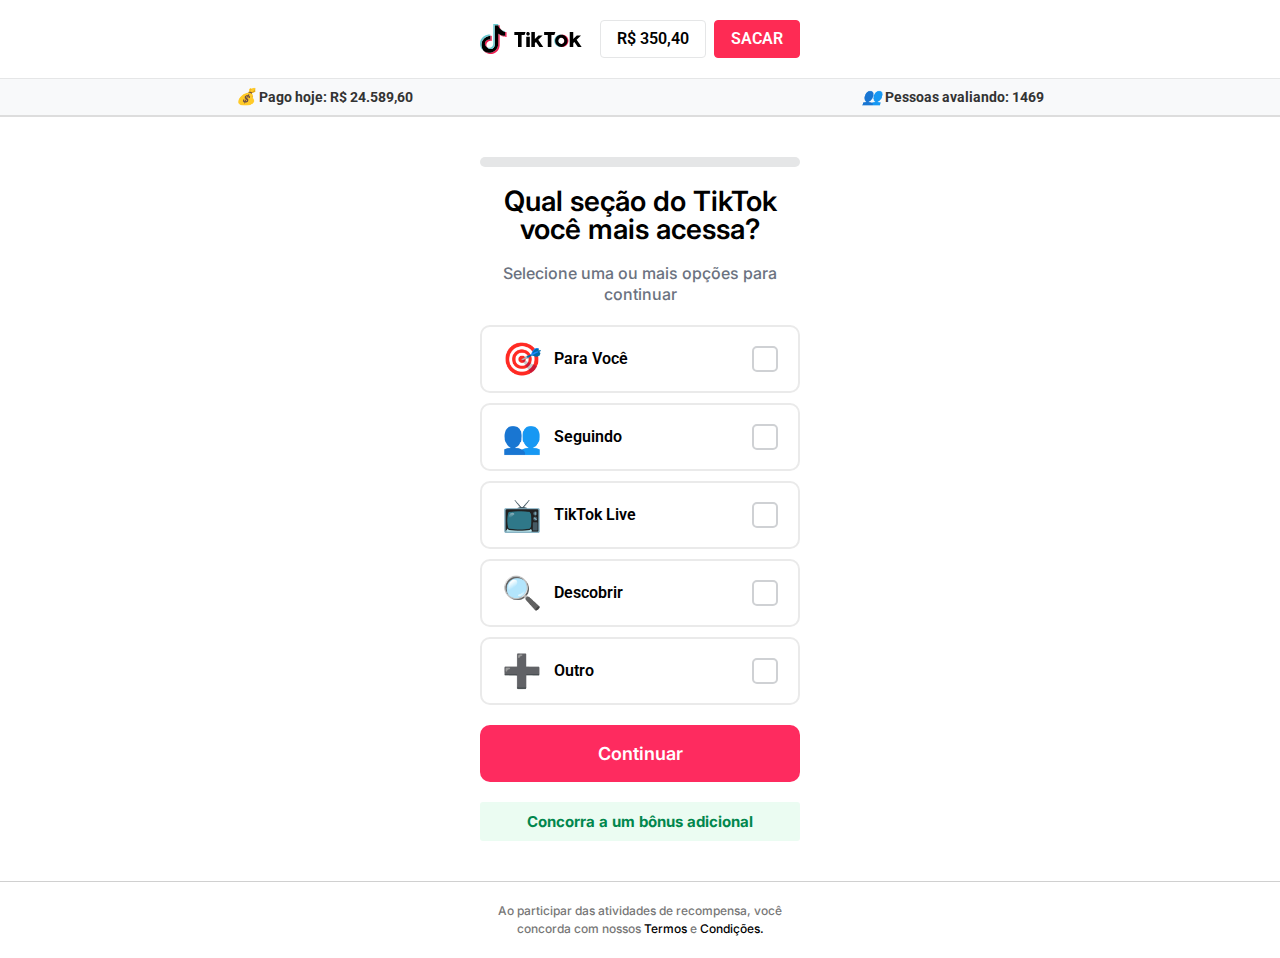
<file: 08/index.html>
<!DOCTYPE html><html lang="pt-BR"><head>
	<meta charset="UTF-8">
		<title>Pesquisa – Campanha Bonus</title>
<style>
#wpadminbar #wp-admin-bar-wccp_free_top_button .ab-icon:before {
	content: "\f160";
	color: #02CA02;
	top: 3px;
}
#wpadminbar #wp-admin-bar-wccp_free_top_button .ab-icon {
	transform: rotate(45deg);
}
</style>
<meta name="robots" content="max-image-preview:large">
<link rel="alternate" type="application/rss+xml" title="Feed para Campanha Bonus »" href="feed/index.html"> 	
<link rel="alternate" type="application/rss+xml" title="Feed de comentários para Campanha Bonus »" href="comments/feed/index.html">
<script>
window._wpemojiSettings = {"baseUrl":"https:\/\/s.w.org\/images\/core\/emoji\/15.0.3\/72x72\/","ext":".png","svgUrl":"https:\/\/s.w.org\/images\/core\/emoji\/15.0.3\/svg\/","svgExt":".svg","source":{"concatemoji":"https:\/\/campanhabonificada.online\/wp-includes\/js\/wp-emoji-release.min.js?ver=6.6.2"}};
/*! This file is auto-generated */
!function(i,n){var o,s,e;function c(e){try{var t={supportTests:e,timestamp:(new Date).valueOf()};sessionStorage.setItem(o,JSON.stringify(t))}catch(e){}}function p(e,t,n){e.clearRect(0,0,e.canvas.width,e.canvas.height),e.fillText(t,0,0);var t=new Uint32Array(e.getImageData(0,0,e.canvas.width,e.canvas.height).data),r=(e.clearRect(0,0,e.canvas.width,e.canvas.height),e.fillText(n,0,0),new Uint32Array(e.getImageData(0,0,e.canvas.width,e.canvas.height).data));return t.every(function(e,t){return e===r[t]})}function u(e,t,n){switch(t){case"flag":return n(e,"\ud83c\udff3\ufe0f\u200d\u26a7\ufe0f","\ud83c\udff3\ufe0f\u200b\u26a7\ufe0f")?!1:!n(e,"\ud83c\uddfa\ud83c\uddf3","\ud83c\uddfa\u200b\ud83c\uddf3")&&!n(e,"\ud83c\udff4\udb40\udc67\udb40\udc62\udb40\udc65\udb40\udc6e\udb40\udc67\udb40\udc7f","\ud83c\udff4\u200b\udb40\udc67\u200b\udb40\udc62\u200b\udb40\udc65\u200b\udb40\udc6e\u200b\udb40\udc67\u200b\udb40\udc7f");case"emoji":return!n(e,"\ud83d\udc26\u200d\u2b1b","\ud83d\udc26\u200b\u2b1b")}return!1}function f(e,t,n){var r="undefined"!=typeof WorkerGlobalScope&&self instanceof WorkerGlobalScope?new OffscreenCanvas(300,150):i.createElement("canvas"),a=r.getContext("2d",{willReadFrequently:!0}),o=(a.textBaseline="top",a.font="600 32px Arial",{});return e.forEach(function(e){o[e]=t(a,e,n)}),o}function t(e){var t=i.createElement("script");t.src=e,t.defer=!0,i.head.appendChild(t)}"undefined"!=typeof Promise&&(o="wpEmojiSettingsSupports",s=["flag","emoji"],n.supports={everything:!0,everythingExceptFlag:!0},e=new Promise(function(e){i.addEventListener("DOMContentLoaded",e,{once:!0})}),new Promise(function(t){var n=function(){try{var e=JSON.parse(sessionStorage.getItem(o));if("object"==typeof e&&"number"==typeof e.timestamp&&(new Date).valueOf()<e.timestamp+604800&&"object"==typeof e.supportTests)return e.supportTests}catch(e){}return null}();if(!n){if("undefined"!=typeof Worker&&"undefined"!=typeof OffscreenCanvas&&"undefined"!=typeof URL&&URL.createObjectURL&&"undefined"!=typeof Blob)try{var e="postMessage("+f.toString()+"("+[JSON.stringify(s),u.toString(),p.toString()].join(",")+"));",r=new Blob([e],{type:"text/javascript"}),a=new Worker(URL.createObjectURL(r),{name:"wpTestEmojiSupports"});return void(a.onmessage=function(e){c(n=e.data),a.terminate(),t(n)})}catch(e){}c(n=f(s,u,p))}t(n)}).then(function(e){for(var t in e)n.supports[t]=e[t],n.supports.everything=n.supports.everything&&n.supports[t],"flag"!==t&&(n.supports.everythingExceptFlag=n.supports.everythingExceptFlag&&n.supports[t]);n.supports.everythingExceptFlag=n.supports.everythingExceptFlag&&!n.supports.flag,n.DOMReady=!1,n.readyCallback=function(){n.DOMReady=!0}}).then(function(){return e}).then(function(){var e;n.supports.everything||(n.readyCallback(),(e=n.source||{}).concatemoji?t(e.concatemoji):e.wpemoji&&e.twemoji&&(t(e.twemoji),t(e.wpemoji)))}))}((window,document),window._wpemojiSettings);
</script>
<style id="wp-emoji-styles-inline-css">

	img.wp-smiley, img.emoji {
		display: inline !important;
		border: none !important;
		box-shadow: none !important;
		height: 1em !important;
		width: 1em !important;
		margin: 0 0.07em !important;
		vertical-align: -0.1em !important;
		background: none !important;
		padding: 0 !important;
	}
</style>
<style id="classic-theme-styles-inline-css">
/*! This file is auto-generated */
.wp-block-button__link{color:#fff;background-color:#32373c;border-radius:9999px;box-shadow:none;text-decoration:none;padding:calc(.667em + 2px) calc(1.333em + 2px);font-size:1.125em}.wp-block-file__button{background:#32373c;color:#fff;text-decoration:none}
</style>
<style id="global-styles-inline-css">
:root{--wp--preset--aspect-ratio--square: 1;--wp--preset--aspect-ratio--4-3: 4/3;--wp--preset--aspect-ratio--3-4: 3/4;--wp--preset--aspect-ratio--3-2: 3/2;--wp--preset--aspect-ratio--2-3: 2/3;--wp--preset--aspect-ratio--16-9: 16/9;--wp--preset--aspect-ratio--9-16: 9/16;--wp--preset--color--black: #000000;--wp--preset--color--cyan-bluish-gray: #abb8c3;--wp--preset--color--white: #ffffff;--wp--preset--color--pale-pink: #f78da7;--wp--preset--color--vivid-red: #cf2e2e;--wp--preset--color--luminous-vivid-orange: #ff6900;--wp--preset--color--luminous-vivid-amber: #fcb900;--wp--preset--color--light-green-cyan: #7bdcb5;--wp--preset--color--vivid-green-cyan: #00d084;--wp--preset--color--pale-cyan-blue: #8ed1fc;--wp--preset--color--vivid-cyan-blue: #0693e3;--wp--preset--color--vivid-purple: #9b51e0;--wp--preset--gradient--vivid-cyan-blue-to-vivid-purple: linear-gradient(135deg,rgba(6,147,227,1) 0%,rgb(155,81,224) 100%);--wp--preset--gradient--light-green-cyan-to-vivid-green-cyan: linear-gradient(135deg,rgb(122,220,180) 0%,rgb(0,208,130) 100%);--wp--preset--gradient--luminous-vivid-amber-to-luminous-vivid-orange: linear-gradient(135deg,rgba(252,185,0,1) 0%,rgba(255,105,0,1) 100%);--wp--preset--gradient--luminous-vivid-orange-to-vivid-red: linear-gradient(135deg,rgba(255,105,0,1) 0%,rgb(207,46,46) 100%);--wp--preset--gradient--very-light-gray-to-cyan-bluish-gray: linear-gradient(135deg,rgb(238,238,238) 0%,rgb(169,184,195) 100%);--wp--preset--gradient--cool-to-warm-spectrum: linear-gradient(135deg,rgb(74,234,220) 0%,rgb(151,120,209) 20%,rgb(207,42,186) 40%,rgb(238,44,130) 60%,rgb(251,105,98) 80%,rgb(254,248,76) 100%);--wp--preset--gradient--blush-light-purple: linear-gradient(135deg,rgb(255,206,236) 0%,rgb(152,150,240) 100%);--wp--preset--gradient--blush-bordeaux: linear-gradient(135deg,rgb(254,205,165) 0%,rgb(254,45,45) 50%,rgb(107,0,62) 100%);--wp--preset--gradient--luminous-dusk: linear-gradient(135deg,rgb(255,203,112) 0%,rgb(199,81,192) 50%,rgb(65,88,208) 100%);--wp--preset--gradient--pale-ocean: linear-gradient(135deg,rgb(255,245,203) 0%,rgb(182,227,212) 50%,rgb(51,167,181) 100%);--wp--preset--gradient--electric-grass: linear-gradient(135deg,rgb(202,248,128) 0%,rgb(113,206,126) 100%);--wp--preset--gradient--midnight: linear-gradient(135deg,rgb(2,3,129) 0%,rgb(40,116,252) 100%);--wp--preset--font-size--small: 13px;--wp--preset--font-size--medium: 20px;--wp--preset--font-size--large: 36px;--wp--preset--font-size--x-large: 42px;--wp--preset--spacing--20: 0.44rem;--wp--preset--spacing--30: 0.67rem;--wp--preset--spacing--40: 1rem;--wp--preset--spacing--50: 1.5rem;--wp--preset--spacing--60: 2.25rem;--wp--preset--spacing--70: 3.38rem;--wp--preset--spacing--80: 5.06rem;--wp--preset--shadow--natural: 6px 6px 9px rgba(0, 0, 0, 0.2);--wp--preset--shadow--deep: 12px 12px 50px rgba(0, 0, 0, 0.4);--wp--preset--shadow--sharp: 6px 6px 0px rgba(0, 0, 0, 0.2);--wp--preset--shadow--outlined: 6px 6px 0px -3px rgba(255, 255, 255, 1), 6px 6px rgba(0, 0, 0, 1);--wp--preset--shadow--crisp: 6px 6px 0px rgba(0, 0, 0, 1);}:where(.is-layout-flex){gap: 0.5em;}:where(.is-layout-grid){gap: 0.5em;}body .is-layout-flex{display: flex;}.is-layout-flex{flex-wrap: wrap;align-items: center;}.is-layout-flex > :is(*, div){margin: 0;}body .is-layout-grid{display: grid;}.is-layout-grid > :is(*, div){margin: 0;}:where(.wp-block-columns.is-layout-flex){gap: 2em;}:where(.wp-block-columns.is-layout-grid){gap: 2em;}:where(.wp-block-post-template.is-layout-flex){gap: 1.25em;}:where(.wp-block-post-template.is-layout-grid){gap: 1.25em;}.has-black-color{color: var(--wp--preset--color--black) !important;}.has-cyan-bluish-gray-color{color: var(--wp--preset--color--cyan-bluish-gray) !important;}.has-white-color{color: var(--wp--preset--color--white) !important;}.has-pale-pink-color{color: var(--wp--preset--color--pale-pink) !important;}.has-vivid-red-color{color: var(--wp--preset--color--vivid-red) !important;}.has-luminous-vivid-orange-color{color: var(--wp--preset--color--luminous-vivid-orange) !important;}.has-luminous-vivid-amber-color{color: var(--wp--preset--color--luminous-vivid-amber) !important;}.has-light-green-cyan-color{color: var(--wp--preset--color--light-green-cyan) !important;}.has-vivid-green-cyan-color{color: var(--wp--preset--color--vivid-green-cyan) !important;}.has-pale-cyan-blue-color{color: var(--wp--preset--color--pale-cyan-blue) !important;}.has-vivid-cyan-blue-color{color: var(--wp--preset--color--vivid-cyan-blue) !important;}.has-vivid-purple-color{color: var(--wp--preset--color--vivid-purple) !important;}.has-black-background-color{background-color: var(--wp--preset--color--black) !important;}.has-cyan-bluish-gray-background-color{background-color: var(--wp--preset--color--cyan-bluish-gray) !important;}.has-white-background-color{background-color: var(--wp--preset--color--white) !important;}.has-pale-pink-background-color{background-color: var(--wp--preset--color--pale-pink) !important;}.has-vivid-red-background-color{background-color: var(--wp--preset--color--vivid-red) !important;}.has-luminous-vivid-orange-background-color{background-color: var(--wp--preset--color--luminous-vivid-orange) !important;}.has-luminous-vivid-amber-background-color{background-color: var(--wp--preset--color--luminous-vivid-amber) !important;}.has-light-green-cyan-background-color{background-color: var(--wp--preset--color--light-green-cyan) !important;}.has-vivid-green-cyan-background-color{background-color: var(--wp--preset--color--vivid-green-cyan) !important;}.has-pale-cyan-blue-background-color{background-color: var(--wp--preset--color--pale-cyan-blue) !important;}.has-vivid-cyan-blue-background-color{background-color: var(--wp--preset--color--vivid-cyan-blue) !important;}.has-vivid-purple-background-color{background-color: var(--wp--preset--color--vivid-purple) !important;}.has-black-border-color{border-color: var(--wp--preset--color--black) !important;}.has-cyan-bluish-gray-border-color{border-color: var(--wp--preset--color--cyan-bluish-gray) !important;}.has-white-border-color{border-color: var(--wp--preset--color--white) !important;}.has-pale-pink-border-color{border-color: var(--wp--preset--color--pale-pink) !important;}.has-vivid-red-border-color{border-color: var(--wp--preset--color--vivid-red) !important;}.has-luminous-vivid-orange-border-color{border-color: var(--wp--preset--color--luminous-vivid-orange) !important;}.has-luminous-vivid-amber-border-color{border-color: var(--wp--preset--color--luminous-vivid-amber) !important;}.has-light-green-cyan-border-color{border-color: var(--wp--preset--color--light-green-cyan) !important;}.has-vivid-green-cyan-border-color{border-color: var(--wp--preset--color--vivid-green-cyan) !important;}.has-pale-cyan-blue-border-color{border-color: var(--wp--preset--color--pale-cyan-blue) !important;}.has-vivid-cyan-blue-border-color{border-color: var(--wp--preset--color--vivid-cyan-blue) !important;}.has-vivid-purple-border-color{border-color: var(--wp--preset--color--vivid-purple) !important;}.has-vivid-cyan-blue-to-vivid-purple-gradient-background{background: var(--wp--preset--gradient--vivid-cyan-blue-to-vivid-purple) !important;}.has-light-green-cyan-to-vivid-green-cyan-gradient-background{background: var(--wp--preset--gradient--light-green-cyan-to-vivid-green-cyan) !important;}.has-luminous-vivid-amber-to-luminous-vivid-orange-gradient-background{background: var(--wp--preset--gradient--luminous-vivid-amber-to-luminous-vivid-orange) !important;}.has-luminous-vivid-orange-to-vivid-red-gradient-background{background: var(--wp--preset--gradient--luminous-vivid-orange-to-vivid-red) !important;}.has-very-light-gray-to-cyan-bluish-gray-gradient-background{background: var(--wp--preset--gradient--very-light-gray-to-cyan-bluish-gray) !important;}.has-cool-to-warm-spectrum-gradient-background{background: var(--wp--preset--gradient--cool-to-warm-spectrum) !important;}.has-blush-light-purple-gradient-background{background: var(--wp--preset--gradient--blush-light-purple) !important;}.has-blush-bordeaux-gradient-background{background: var(--wp--preset--gradient--blush-bordeaux) !important;}.has-luminous-dusk-gradient-background{background: var(--wp--preset--gradient--luminous-dusk) !important;}.has-pale-ocean-gradient-background{background: var(--wp--preset--gradient--pale-ocean) !important;}.has-electric-grass-gradient-background{background: var(--wp--preset--gradient--electric-grass) !important;}.has-midnight-gradient-background{background: var(--wp--preset--gradient--midnight) !important;}.has-small-font-size{font-size: var(--wp--preset--font-size--small) !important;}.has-medium-font-size{font-size: var(--wp--preset--font-size--medium) !important;}.has-large-font-size{font-size: var(--wp--preset--font-size--large) !important;}.has-x-large-font-size{font-size: var(--wp--preset--font-size--x-large) !important;}
:where(.wp-block-post-template.is-layout-flex){gap: 1.25em;}:where(.wp-block-post-template.is-layout-grid){gap: 1.25em;}
:where(.wp-block-columns.is-layout-flex){gap: 2em;}:where(.wp-block-columns.is-layout-grid){gap: 2em;}
:root :where(.wp-block-pullquote){font-size: 1.5em;line-height: 1.6;}
</style>
<link rel="stylesheet" id="hello-elementor-css" href="css/style.min.css%2540ver%253D3.1.1.css" media="all">
<link rel="stylesheet" id="hello-elementor-theme-style-css" href="css/theme.min.css%2540ver%253D3.1.1.css" media="all">
<link rel="stylesheet" id="hello-elementor-header-footer-css" href="css/header-footer.min.css%2540ver%253D3.1.1.css" media="all">
<link rel="stylesheet" id="elementor-frontend-css" href="css/frontend.min.css%2540ver%253D3.24.7.css" media="all">
<link rel="stylesheet" id="elementor-post-5-css" href="css/post-5.css%2540ver%253D1730218676.css" media="all">
<link rel="stylesheet" id="widget-image-css" href="css/widget-image.min.css%2540ver%253D3.24.7.css" media="all">
<link rel="stylesheet" id="widget-heading-css" href="css/widget-heading.min.css%2540ver%253D3.24.7.css" media="all">
<link rel="stylesheet" id="widget-counter-css" href="css/widget-counter.min.css%2540ver%253D3.24.7.css" media="all">
<link rel="stylesheet" id="swiper-css" href="css/swiper.min.css%2540ver%253D8.4.5.css" media="all">
<link rel="stylesheet" id="e-swiper-css" href="css/e-swiper.min.css%2540ver%253D3.24.7.css" media="all">
<link rel="stylesheet" id="elementor-pro-css" href="css/frontend.min.css%2540ver%253D3.24.4.css" media="all">
<link rel="stylesheet" id="elementor-global-css" href="css/global.css%2540ver%253D1730218676.css" media="all">
<link rel="stylesheet" id="widget-progress-css" href="css/widget-progress.min.css%2540ver%253D3.24.7.css" media="all">
<link rel="stylesheet" id="elementor-post-23-css" href="css/post-23.css%2540ver%253D1730226368.css" media="all">
<link rel="stylesheet" id="elementor-post-824-css" href="css/post-824.css%2540ver%253D1730231262.css" media="all">
<link rel="stylesheet" id="elementor-post-292-css" href="css/post-292.css%2540ver%253D1730218676.css" media="all">
<link rel="stylesheet" id="elementor-post-285-css" href="css/post-285.css%2540ver%253D1730218676.css" media="all">
<link rel="stylesheet" id="elementor-post-280-css" href="css/post-280.css%2540ver%253D1730218676.css" media="all">
<link rel="stylesheet" id="elementor-post-277-css" href="css/post-277.css%2540ver%253D1730218676.css" media="all">
<link rel="stylesheet" id="elementor-post-274-css" href="css/post-274.css%2540ver%253D1730218676.css" media="all">
<link rel="stylesheet" id="elementor-post-271-css" href="css/post-271.css%2540ver%253D1730218677.css" media="all">
<link rel="stylesheet" id="elementor-post-268-css" href="css/post-268.css%2540ver%253D1730218677.css" media="all">
<link rel="stylesheet" id="elementor-post-265-css" href="css/post-265.css%2540ver%253D1730218677.css" media="all">
<link rel="stylesheet" id="elementor-post-262-css" href="css/post-262.css%2540ver%253D1730218677.css" media="all">
<link rel="stylesheet" id="elementor-post-259-css" href="css/post-259.css%2540ver%253D1730218677.css" media="all">
<link rel="stylesheet" id="elementor-post-256-css" href="css/post-256.css%2540ver%253D1730218677.css" media="all">
<link rel="stylesheet" id="elementor-post-253-css" href="css/post-253.css%2540ver%253D1730218677.css" media="all">
<link rel="stylesheet" id="google-fonts-1-css" href="https://fonts.googleapis.com/css?family=Roboto%3A100%2C100italic%2C200%2C200italic%2C300%2C300italic%2C400%2C400italic%2C500%2C500italic%2C600%2C600italic%2C700%2C700italic%2C800%2C800italic%2C900%2C900italic%7CRoboto+Slab%3A100%2C100italic%2C200%2C200italic%2C300%2C300italic%2C400%2C400italic%2C500%2C500italic%2C600%2C600italic%2C700%2C700italic%2C800%2C800italic%2C900%2C900italic%7CInter%3A100%2C100italic%2C200%2C200italic%2C300%2C300italic%2C400%2C400italic%2C500%2C500italic%2C600%2C600italic%2C700%2C700italic%2C800%2C800italic%2C900%2C900italic&display=swap&ver=6.6.2" media="all">
<link rel="preconnect" href="https://fonts.gstatic.com/" crossorigin=""><script src="jquery.min.js%2540ver%253D3.7.1" id="jquery-core-js"></script>
<script src="jquery-migrate.min.js%2540ver%253D3.4.1" id="jquery-migrate-js"></script>
<link rel="https://api.w.org/" href="wp-json/index.html"><link rel="alternate" title="JSON" type="application/json" href="wp-json/wp/v2/pages/23"><link rel="EditURI" type="application/rsd+xml" title="RSD" href="xmlrpc.php@rsd">
<meta name="generator" content="WordPress 6.6.2">
<link rel="canonical" href="index.html@p=23.html">
<link rel="shortlink" href="index.html@p=23.html">
<link rel="alternate" title="oEmbed (JSON)" type="application/json+oembed" href="wp-json/oembed/1.0/embed@url=https%253A%252F%252Fcampanhabonificada.online%252Fpesquisa-lp90%252F">
<link rel="alternate" title="oEmbed (XML)" type="text/xml+oembed" href="wp-json/oembed/1.0/embed@url=https%253A%252F%252Fcampanhabonificada.online%252Fpesquisa-lp90%252F&format=xml">
<script id="wpcp_disable_selection" type="text/javascript">
var image_save_msg='You are not allowed to save images!';
	var no_menu_msg='Context Menu disabled!';
	var smessage = "Content is protected !!";

function disableEnterKey(e)
{
	var elemtype = e.target.tagName;
	
	elemtype = elemtype.toUpperCase();
	
	if (elemtype == "TEXT" || elemtype == "TEXTAREA" || elemtype == "INPUT" || elemtype == "PASSWORD" || elemtype == "SELECT" || elemtype == "OPTION" || elemtype == "EMBED")
	{
		elemtype = 'TEXT';
	}
	
	if (e.ctrlKey){
     var key;
     if(window.event)
          key = window.event.keyCode;     //IE
     else
          key = e.which;     //firefox (97)
    //if (key != 17) alert(key);
     if (elemtype!= 'TEXT' && (key == 97 || key == 65 || key == 67 || key == 99 || key == 88 || key == 120 || key == 26 || key == 85  || key == 86 || key == 83 || key == 43 || key == 73))
     {
		if(wccp_free_iscontenteditable(e)) return true;
		show_wpcp_message('You are not allowed to copy content or view source');
		return false;
     }else
     	return true;
     }
}


/*For contenteditable tags*/
function wccp_free_iscontenteditable(e)
{
	var e = e || window.event; // also there is no e.target property in IE. instead IE uses window.event.srcElement
  	
	var target = e.target || e.srcElement;

	var elemtype = e.target.nodeName;
	
	elemtype = elemtype.toUpperCase();
	
	var iscontenteditable = "false";
		
	if(typeof target.getAttribute!="undefined" ) iscontenteditable = target.getAttribute("contenteditable"); // Return true or false as string
	
	var iscontenteditable2 = false;
	
	if(typeof target.isContentEditable!="undefined" ) iscontenteditable2 = target.isContentEditable; // Return true or false as boolean

	if(target.parentElement.isContentEditable) iscontenteditable2 = true;
	
	if (iscontenteditable == "true" || iscontenteditable2 == true)
	{
		if(typeof target.style!="undefined" ) target.style.cursor = "text";
		
		return true;
	}
}

////////////////////////////////////
function disable_copy(e)
{	
	var e = e || window.event; // also there is no e.target property in IE. instead IE uses window.event.srcElement
	
	var elemtype = e.target.tagName;
	
	elemtype = elemtype.toUpperCase();
	
	if (elemtype == "TEXT" || elemtype == "TEXTAREA" || elemtype == "INPUT" || elemtype == "PASSWORD" || elemtype == "SELECT" || elemtype == "OPTION" || elemtype == "EMBED")
	{
		elemtype = 'TEXT';
	}
	
	if(wccp_free_iscontenteditable(e)) return true;
	
	var isSafari = /Safari/.test(navigator.userAgent) && /Apple Computer/.test(navigator.vendor);
	
	var checker_IMG = '';
	if (elemtype == "IMG" && checker_IMG == 'checked' && e.detail >= 2) {show_wpcp_message(alertMsg_IMG);return false;}
	if (elemtype != "TEXT")
	{
		if (smessage !== "" && e.detail == 2)
			show_wpcp_message(smessage);
		
		if (isSafari)
			return true;
		else
			return false;
	}	
}

//////////////////////////////////////////
function disable_copy_ie()
{
	var e = e || window.event;
	var elemtype = window.event.srcElement.nodeName;
	elemtype = elemtype.toUpperCase();
	if(wccp_free_iscontenteditable(e)) return true;
	if (elemtype == "IMG") {show_wpcp_message(alertMsg_IMG);return false;}
	if (elemtype != "TEXT" && elemtype != "TEXTAREA" && elemtype != "INPUT" && elemtype != "PASSWORD" && elemtype != "SELECT" && elemtype != "OPTION" && elemtype != "EMBED")
	{
		return false;
	}
}	
function reEnable()
{
	return true;
}
document.onkeydown = disableEnterKey;
document.onselectstart = disable_copy_ie;
if(navigator.userAgent.indexOf('MSIE')==-1)
{
	document.onmousedown = disable_copy;
	document.onclick = reEnable;
}
function disableSelection(target)
{
    //For IE This code will work
    if (typeof target.onselectstart!="undefined")
    target.onselectstart = disable_copy_ie;
    
    //For Firefox This code will work
    else if (typeof target.style.MozUserSelect!="undefined")
    {target.style.MozUserSelect="none";}
    
    //All other  (ie: Opera) This code will work
    else
    target.onmousedown=function(){return false}
    target.style.cursor = "default";
}
//Calling the JS function directly just after body load
window.onload = function(){disableSelection(document.body);};

//////////////////special for safari Start////////////////
var onlongtouch;
var timer;
var touchduration = 1000; //length of time we want the user to touch before we do something

var elemtype = "";
function touchstart(e) {
	var e = e || window.event;
  // also there is no e.target property in IE.
  // instead IE uses window.event.srcElement
  	var target = e.target || e.srcElement;
	
	elemtype = window.event.srcElement.nodeName;
	
	elemtype = elemtype.toUpperCase();
	
	if(!wccp_pro_is_passive()) e.preventDefault();
	if (!timer) {
		timer = setTimeout(onlongtouch, touchduration);
	}
}

function touchend() {
    //stops short touches from firing the event
    if (timer) {
        clearTimeout(timer);
        timer = null;
    }
	onlongtouch();
}

onlongtouch = function(e) { //this will clear the current selection if anything selected
	
	if (elemtype != "TEXT" && elemtype != "TEXTAREA" && elemtype != "INPUT" && elemtype != "PASSWORD" && elemtype != "SELECT" && elemtype != "EMBED" && elemtype != "OPTION")	
	{
		if (window.getSelection) {
			if (window.getSelection().empty) {  // Chrome
			window.getSelection().empty();
			} else if (window.getSelection().removeAllRanges) {  // Firefox
			window.getSelection().removeAllRanges();
			}
		} else if (document.selection) {  // IE?
			document.selection.empty();
		}
		return false;
	}
};

document.addEventListener("DOMContentLoaded", function(event) { 
    window.addEventListener("touchstart", touchstart, false);
    window.addEventListener("touchend", touchend, false);
});

function wccp_pro_is_passive() {

  var cold = false,
  hike = function() {};

  try {
	  const object1 = {};
  var aid = Object.defineProperty(object1, 'passive', {
  get() {cold = true}
  });
  window.addEventListener('test', hike, aid);
  window.removeEventListener('test', hike, aid);
  } catch (e) {}

  return cold;
}
/*special for safari End*/
</script>
<script id="wpcp_disable_Right_Click" type="text/javascript">
document.ondragstart = function() { return false;}
	function nocontext(e) {
	   return false;
	}
	document.oncontextmenu = nocontext;
</script>
<style>
.unselectable
{
-moz-user-select:none;
-webkit-user-select:none;
cursor: default;
}
html
{
-webkit-touch-callout: none;
-webkit-user-select: none;
-khtml-user-select: none;
-moz-user-select: none;
-ms-user-select: none;
user-select: none;
-webkit-tap-highlight-color: rgba(0,0,0,0);
}
</style>
<script id="wpcp_css_disable_selection" type="text/javascript">
var e = document.getElementsByTagName('body')[0];
if(e)
{
	e.setAttribute('unselectable',"on");
}
</script>
<meta name="generator" content="Elementor 3.24.7; features: e_font_icon_svg, additional_custom_breakpoints, e_optimized_control_loading, e_element_cache; settings: css_print_method-external, google_font-enabled, font_display-swap">
			<style>
				.e-con.e-parent:nth-of-type(n+4):not(.e-lazyloaded):not(.e-no-lazyload),
				.e-con.e-parent:nth-of-type(n+4):not(.e-lazyloaded):not(.e-no-lazyload) * {
					background-image: none !important;
				}
				@media screen and (max-height: 1024px) {
					.e-con.e-parent:nth-of-type(n+3):not(.e-lazyloaded):not(.e-no-lazyload),
					.e-con.e-parent:nth-of-type(n+3):not(.e-lazyloaded):not(.e-no-lazyload) * {
						background-image: none !important;
					}
				}
				@media screen and (max-height: 640px) {
					.e-con.e-parent:nth-of-type(n+2):not(.e-lazyloaded):not(.e-no-lazyload),
					.e-con.e-parent:nth-of-type(n+2):not(.e-lazyloaded):not(.e-no-lazyload) * {
						background-image: none !important;
					}
				}
			</style>
			<link rel="icon" href="images/y2ds0wiNC8GX.jpg" sizes="32x32">
<link rel="icon" href="images/gfl7kdI9k6LJ.jpg" sizes="192x192">
<link rel="apple-touch-icon" href="images/gfl7kdI9k6LJ.jpg">
<meta name="msapplication-TileImage" content="https://campanhabonificada.online/wp-content/uploads/2024/10/tiktok-logo-300x300.jpg">
	<meta name="viewport" content="width=device-width, initial-scale=1.0, viewport-fit=cover"><script src="js/FUVpHBCf2R9J.js" defer=""></script><script src="js/EzLGaeRFzTCB.js" defer=""></script><script src="js/wp-emoji-release.min_1.js" defer=""></script><script src="js/wp-emoji-release.min.js" defer=""></script></head>
<body class="page-template page-template-elementor_canvas page page-id-23 unselectable elementor-default elementor-template-canvas elementor-kit-5 elementor-page elementor-page-23" style="cursor: default;">
			<div data-elementor-type="wp-page" data-elementor-id="23" class="elementor elementor-23" data-elementor-post-type="page">
				<div class="elementor-element elementor-element-bb24365 e-flex e-con-boxed e-con e-parent e-lazyloaded" data-id="bb24365" data-element_type="container" data-settings="{" background_background":"classic","sticky":"top","sticky_on":["desktop","tablet","mobile"],"sticky_offset":0,"sticky_effects_offset":0}"="">
					<div class="e-con-inner">
		<div class="elementor-element elementor-element-7a985425 e-con-full e-flex e-con e-child" data-id="7a985425" data-element_type="container">
				<div class="elementor-element elementor-element-27cb1463 elementor-widget elementor-widget-image" data-id="27cb1463" data-element_type="widget" data-widget_type="image.default">
				<div class="elementor-widget-container">
													<img decoding="async" width="102" height="30" src="images/AHFgapGbn1zs.svg" class="attachment-large size-large wp-image-35" alt="">													</div>
				</div>
				</div>
		<div class="elementor-element elementor-element-6513fa4d e-con-full e-flex e-con e-child" data-id="6513fa4d" data-element_type="container">
				<div class="elementor-element elementor-element-4106bfdd elementor-align-left elementor-widget elementor-widget-button" data-id="4106bfdd" data-element_type="widget" data-widget_type="button.default">
				<div class="elementor-widget-container">
					<div class="elementor-button-wrapper">
			<a class="elementor-button elementor-button-link elementor-size-sm" href="index.html@p=130.html">
						<span class="elementor-button-content-wrapper">
									<span class="elementor-button-text">R$ 350,40</span>
					</span>
					</a>
		</div>
				</div>
				</div>
				<div class="elementor-element elementor-element-91c6b47 elementor-align-left elementor-widget elementor-widget-button" data-id="91c6b47" data-element_type="widget" data-widget_type="button.default">
				<div class="elementor-widget-container">
					<div class="elementor-button-wrapper">
<a id="utmLink" href="../11/index.html" class="elementor-button elementor-button-link elementor-size-sm">
  SACAR
</a>

<script>
document.addEventListener("DOMContentLoaded", function() {
  var utmParams = ['utm_source', 'utm_medium', 'utm_campaign', 'utm_term', 'utm_content'];
  var urlParams = new URLSearchParams(window.location.search);
  var queryString = '';

  utmParams.forEach(function(param) {
    if(urlParams.has(param)) {
      queryString += (queryString ? '&' : '?') + param + '=' + encodeURIComponent(urlParams.get(param));
    }
  });

  if(queryString) {
    document.getElementById('utmLink').href += queryString;
  }
});
</script>
					
					
		</div>
				</div>
				</div>
				</div>
					</div>
				</div>

  <meta charset="UTF-8">
  <title>Pesquisa – Campanha Bonus</title>
  <style>
      /* Estilos para os pop-ups de informações */
      .info-bar {
          display: flex;
          justify-content: space-around;
          align-items: center;
          background: #f8f9fa;
          padding: 6px 12px;
          font-size: 14px;
          font-weight: bold;
          color: #333;
          border-bottom: 2px solid #ddd;
          text-align: center;
          white-space: nowrap;
      }

      .info-item {
          display: flex;
          align-items: center;
          gap: 3px;
      }

      .info-item i {
          color: #28a745;
          font-size: 16px;
      }

      /* Pop-ups de depoimentos */
      .testimonial-popup {
          position: fixed;
          bottom: 20px;
          left: 50%;
          transform: translateX(-50%);
          background: #ffffff;
          color: #333;
          padding: 12px 18px;
          border-radius: 10px;
          box-shadow: 0px 4px 12px rgba(0, 0, 0, 0.3);
          font-size: 15px;
          font-weight: bold;
          display: none;
          z-index: 9999;
          text-align: center;
          max-width: 90%;
          animation: fadeInOut 5s ease-in-out;
      }

      @keyframes fadeInOut {
          0% { opacity: 0; transform: translateY(20px); }
          10% { opacity: 1; transform: translateY(0); }
          90% { opacity: 1; transform: translateY(0); }
          100% { opacity: 0; transform: translateY(20px); }
      }

      /* Responsividade para manter em linha */
      @media screen and (max-width: 480px) {
          .info-bar {
              flex-wrap: nowrap;
              overflow: hidden;
              font-size: 12px;
              padding: 5px 8px;
          }
          .info-item {
              gap: 2px;
          }
          .info-item i {
              font-size: 14px;
          }
      }
  </style>



  <!-- Barra de informações abaixo da logo, valor e botão -->
  <div class="info-bar">
      <div class="info-item">
          <i>💰</i>
          <span id="pago-hoje">Pago hoje: R$ 24.589,60</span>
      </div>
      <div class="info-item">
          <i>👥</i>
          <span id="pessoas-avaliando">Pessoas avaliando: 1469</span>
      </div>
  </div>

  <!-- Pop-up de Depoimentos -->
  <div id="testimonial-popup" class="testimonial-popup"></div>

  <script>
      function animatePagoHoje() {
          let valor = 24589.60;
          setInterval(() => {
              let incremento = (Math.random() * 50 + 10).toFixed(2); // Aumenta valores entre 10 e 60 reais a cada 2 segundos
              valor += parseFloat(incremento);
              document.getElementById("pago-hoje").innerHTML = `Pago hoje: R$ ${valor.toLocaleString("pt-BR", { minimumFractionDigits: 2 })}`;
          }, 2000); // Atualiza a cada 2 segundos
      }

      function animatePessoasAvaliando() {
          let pessoas = 1469;
          setInterval(() => {
              let variacao = Math.floor(Math.random() * 50) - 10; // Aumenta entre -10 e +40 pessoas
              pessoas += variacao;
              if (pessoas < 850) pessoas = 850; // Mantém um mínimo de pessoas
              document.getElementById("pessoas-avaliando").innerHTML = `Pessoas avaliando: ${pessoas}`;
          }, 1500); // Atualiza a cada 1.5 segundos
      }

      function showTestimonial() {
          const testimonials = [
              "⭐ Ana sacou <span style='color: #28a745;'>R$234</span> agora!",
              "🔥 João acabou de sacar <span style='color: #28a745;'>R$870</span>!",
              "💰 Maria recebeu <span style='color: #28a745;'>R$1.230</span> via Pix!",
              "🎁 Pedro sacou <span style='color: #28a745;'>R$500</span> na sua conta!",
              "🚀 Carla completou 4 pesquisas hoje!",
              "💎 Felipe retirou <span style='color: #28a745;'>R$750</span> da plataforma!",
              "🎉 Laura desbloqueou seu saldo de <span style='color: #28a745;'>R$1.100</span>!",
              "⚡ Marcos finalizou 3 avaliações e já pode sacar!",
              "💵 Bruna atingiu <span style='color: #28a745;'>R$600</span> acumulados!",
              "🔥 Rafael conseguiu mais <span style='color: #28a745;'>R$450</span> em recompensas!"
          ];
          const testimonialPopup = document.getElementById("testimonial-popup");
          const randomTestimonial = testimonials[Math.floor(Math.random() * testimonials.length)];
          testimonialPopup.innerHTML = randomTestimonial;
          testimonialPopup.style.display = "block";
          setTimeout(() => {
              testimonialPopup.style.display = "none";
          }, 5000); // Tempo de exibição do depoimento
      }

      document.addEventListener("DOMContentLoaded", function() {
          animatePagoHoje();
          animatePessoasAvaliando();
          setInterval(showTestimonial, 7000); // Exibir um novo depoimento a cada 7 segundos
      });
  </script>



		<div class="elementor-element elementor-element-3c470f89 e-flex e-con-boxed e-con e-parent e-lazyloaded" data-id="3c470f89" data-element_type="container" data-settings="{" background_background":"classic"}"="">
					<div class="e-con-inner">
				<div class="elementor-element elementor-element-f1de267 elementor-widget-mobile__width-inherit elementor-widget__width-inherit elementor-widget elementor-widget-progress" data-id="f1de267" data-element_type="widget" data-widget_type="progress.default">
				<div class="elementor-widget-container">
			
		<div class="elementor-progress-wrapper" role="progressbar" aria-valuemin="0" aria-valuemax="100" aria-valuenow="80">
			<div class="elementor-progress-bar" data-max="80">
				<span class="elementor-progress-text"></span>
							</div>
		</div>
				</div>
				</div>
				<div class="elementor-element elementor-element-922d4e5 elementor-widget elementor-widget-heading" data-id="922d4e5" data-element_type="widget" data-widget_type="heading.default">
				<div class="elementor-widget-container">
			<h2 class="elementor-heading-title elementor-size-default">Qual seção do TikTok você mais acessa?</h2>		</div>
				</div>
				<div class="elementor-element elementor-element-3f70f34d elementor-widget elementor-widget-heading" data-id="3f70f34d" data-element_type="widget" data-widget_type="heading.default">
				<div class="elementor-widget-container">
			<h2 class="elementor-heading-title elementor-size-default">Selecione uma ou mais opções  para continuar</h2>		</div>
				</div>
				<div class="elementor-element elementor-element-78450719 elementor-widget__width-inherit elementor-widget-mobile__width-inherit elementor-widget elementor-widget-html" data-id="78450719" data-element_type="widget" data-widget_type="html.default">
				<div class="elementor-widget-container">
			<!-- Opções de Avaliação -->
<div class="rating-option">
    <input type="checkbox" id="for-you" name="rating">
    <label for="for-you">
        <span class="emoji">🎯</span>
        <span>Para Você</span>
        <div class="checkbox-custom"></div>
    </label>
</div>

<div class="rating-option">
    <input type="checkbox" id="following" name="rating">
    <label for="following">
        <span class="emoji">👥</span>
        <span>Seguindo</span>
        <div class="checkbox-custom"></div>
    </label>
</div>

<div class="rating-option">
    <input type="checkbox" id="tiktok-live" name="rating">
    <label for="tiktok-live">
        <span class="emoji">📺</span>
        <span>TikTok Live</span>
        <div class="checkbox-custom"></div>
    </label>
</div>

<div class="rating-option">
    <input type="checkbox" id="discover" name="rating">
    <label for="discover">
        <span class="emoji">🔍</span>
        <span>Descobrir</span>
        <div class="checkbox-custom"></div>
    </label>
</div>

<div class="rating-option">
    <input type="checkbox" id="other" name="rating">
    <label for="other">
        <span class="emoji">➕</span>
        <span>Outro</span>
        <div class="checkbox-custom"></div>
    </label>
</div>

<!-- Botão "Continuar" com evento onclick -->
<div class="continue-button" onclick="validateSelection()">Continuar</div>
<div id="error-message" style="color: red; display: none;">Por favor, selecione uma opção.</div>

<!-- Inclusão da biblioteca de confetti -->
<script src="js/0GHsfTPvb2AC.js"></script>

<script>
function validateSelection() {
    // Obtém todos os checkboxes
    const checkboxes = document.querySelectorAll('.rating-option input[type="checkbox"]');
    const errorMessage = document.getElementById('error-message');
    
    // Verifica se pelo menos um checkbox está selecionado
    const isChecked = Array.from(checkboxes).some(checkbox => checkbox.checked);

    if (isChecked) {
        errorMessage.style.display = 'none'; // Esconde a mensagem de erro

        // Ativa o efeito de confetti
        confetti.start(); 
        setTimeout(function(){ confetti.stop(); }, 1000); // Para o confetti após 1 segundo
        
        // Abre o popup do Elementor usando o novo ID numérico do popup
        elementorProFrontend.modules.popup.showPopup({ id: 274 });

    } else {
        errorMessage.style.display = 'block'; // Exibe a mensagem de erro
    }
}
</script>
		</div>
				</div>
				<div class="elementor-element elementor-element-78fadef0 elementor-mobile-align-justify elementor-widget-mobile__width-inherit elementor-align-justify elementor-widget__width-inherit elementor-widget elementor-widget-button" data-id="78fadef0" data-element_type="widget" data-widget_type="button.default">
				<div class="elementor-widget-container">
					<div class="elementor-button-wrapper">
			<a class="elementor-button elementor-button-link elementor-size-sm" href="">
						<span class="elementor-button-content-wrapper">
									<span class="elementor-button-text">Concorra a um bônus adicional</span>
					</span>
					</a>
		</div>
				</div>
				</div>
					</div>
				</div>
		<div class="elementor-element elementor-element-2d46c1d5 e-flex e-con-boxed e-con e-parent e-lazyloaded" data-id="2d46c1d5" data-element_type="container" data-settings="{" background_background":"classic"}"="">
					<div class="e-con-inner">
				<div class="elementor-element elementor-element-8be2dbe elementor-widget elementor-widget-heading" data-id="8be2dbe" data-element_type="widget" data-widget_type="heading.default">
				<div class="elementor-widget-container">
			<h2 class="elementor-heading-title elementor-size-default">Ao participar das atividades de recompensa, você concorda com nossos <span style="color: #000000">Termos</span> e  <span style="color: #000000">Condições.</span></h2>		</div>
				</div>
					</div>
				</div>
				</div>
			<div id="wpcp-error-message" class="msgmsg-box-wpcp hideme"><span>error: </span>Content is protected !!</div>
	<script>
	var timeout_result;
	function show_wpcp_message(smessage)
	{
		if (smessage !== "")
			{
			var smessage_text = '<span>Alert: </span>'+smessage;
			document.getElementById("wpcp-error-message").innerHTML = smessage_text;
			document.getElementById("wpcp-error-message").className = "msgmsg-box-wpcp warning-wpcp showme";
			clearTimeout(timeout_result);
			timeout_result = setTimeout(hide_message, 3000);
			}
	}
	function hide_message()
	{
		document.getElementById("wpcp-error-message").className = "msgmsg-box-wpcp warning-wpcp hideme";
	}
	</script>
		<style>
	@media print {
	body * {display: none !important;}
		body:after {
		content: "You are not allowed to print preview this page, Thank you"; }
	}
	</style>
		<style type="text/css">
	#wpcp-error-message {
	    direction: ltr;
	    text-align: center;
	    transition: opacity 900ms ease 0s;
	    z-index: 99999999;
	}
	.hideme {
    	opacity:0;
    	visibility: hidden;
	}
	.showme {
    	opacity:1;
    	visibility: visible;
	}
	.msgmsg-box-wpcp {
		border:1px solid #f5aca6;
		border-radius: 10px;
		color: #555;
		font-family: Tahoma;
		font-size: 11px;
		margin: 10px;
		padding: 10px 36px;
		position: fixed;
		width: 255px;
		top: 50%;
  		left: 50%;
  		margin-top: -10px;
  		margin-left: -130px;
  		-webkit-box-shadow: 0px 0px 34px 2px rgba(242,191,191,1);
		-moz-box-shadow: 0px 0px 34px 2px rgba(242,191,191,1);
		box-shadow: 0px 0px 34px 2px rgba(242,191,191,1);
	}
	.msgmsg-box-wpcp span {
		font-weight:bold;
		text-transform:uppercase;
	}
		.warning-wpcp {
		background:#ffecec url('images/IJ81h5TUu4IO.png') no-repeat 10px 50%;
	}
    </style>
		<div data-elementor-type="popup" data-elementor-id="285" class="elementor elementor-285 elementor-location-popup" data-elementor-settings="{" entrance_animation_mobile":"none","prevent_scroll":"yes","a11y_navigation":"yes","triggers":[],"timing":[]}"="" data-elementor-post-type="elementor_library">
			<div class="elementor-element elementor-element-7b81e10d e-flex e-con-boxed e-con e-parent e-lazyloaded" data-id="7b81e10d" data-element_type="container">
					<div class="e-con-inner">
		<div class="elementor-element elementor-element-2e2a8f82 e-con-full e-flex e-con e-child" data-id="2e2a8f82" data-element_type="container">
				<div class="elementor-element elementor-element-7b5a2a8b elementor-widget elementor-widget-image" data-id="7b5a2a8b" data-element_type="widget" data-widget_type="image.default">
				<div class="elementor-widget-container">
													<img width="765" height="212" src="images/5WjmGPJaNGDS.svg" class="attachment-large size-large wp-image-283" alt="">													</div>
				</div>
				<div class="elementor-element elementor-element-53d59c40 elementor-widget elementor-widget-image" data-id="53d59c40" data-element_type="widget" data-widget_type="image.default">
				<div class="elementor-widget-container">
													<img width="765" height="212" src="images/VpM3YQPn8327.svg" class="attachment-large size-large wp-image-284" alt="">													</div>
				</div>
				</div>
		<div class="elementor-element elementor-element-1e88ebc6 e-con-full e-flex e-con e-child" data-id="1e88ebc6" data-element_type="container">
				<div class="elementor-element elementor-element-4a632043 elementor-widget elementor-widget-heading" data-id="4a632043" data-element_type="widget" data-widget_type="heading.default">
				<div class="elementor-widget-container">
			<h2 class="elementor-heading-title elementor-size-default">Concorra a um bônus adicional</h2>		</div>
				</div>
				<div class="elementor-element elementor-element-2e859fce elementor-widget elementor-widget-heading" data-id="2e859fce" data-element_type="widget" data-widget_type="heading.default">
				<div class="elementor-widget-container">
			<h2 class="elementor-heading-title elementor-size-default">Participe das nossas pesquisas e tenha a chance de ganhar um bônus extra como recompensa!</h2>		</div>
				</div>
				<div class="elementor-element elementor-element-53e33a5e elementor-align-justify elementor-mobile-align-justify elementor-widget-mobile__width-inherit elementor-widget__width-inherit elementor-widget elementor-widget-button" data-id="53e33a5e" data-element_type="widget" data-widget_type="button.default">
				<div class="elementor-widget-container">
					<div class="elementor-button-wrapper">
			<a class="elementor-button elementor-button-link elementor-size-sm" href="index.html@p=23.html#elementor-action%3Aaction%3Dpopup%3Aclose%26settings%3DeyJkb19ub3Rfc2hvd19hZ2FpbiI6IiJ9">
						<span class="elementor-button-content-wrapper">
									<span class="elementor-button-text">OK</span>
					</span>
					</a>
		</div>
				</div>
				</div>
				</div>
					</div>
				</div>
				</div>
				<div data-elementor-type="popup" data-elementor-id="824" class="elementor elementor-824 elementor-location-popup" data-elementor-settings="{" entrance_animation_mobile":"none","prevent_scroll":"yes","a11y_navigation":"yes","triggers":[],"timing":[]}"="" data-elementor-post-type="elementor_library">
			<div class="elementor-element elementor-element-763c1865 e-flex e-con-boxed e-con e-parent e-lazyloaded" data-id="763c1865" data-element_type="container">
					<div class="e-con-inner">
		<div class="elementor-element elementor-element-30015127 e-con-full e-flex e-con e-child" data-id="30015127" data-element_type="container">
				<div class="elementor-element elementor-element-5a85f3c elementor-widget elementor-widget-image" data-id="5a85f3c" data-element_type="widget" data-widget_type="image.default">
				<div class="elementor-widget-container">
													<img width="71" height="71" src="images/JljX8qNRA1ST.svg" class="attachment-large size-large wp-image-828" alt="">													</div>
				</div>
				</div>
		<div class="elementor-element elementor-element-64a4e2a8 e-con-full e-flex e-con e-child" data-id="64a4e2a8" data-element_type="container">
				<div class="elementor-element elementor-element-7f5990f6 elementor-widget elementor-widget-heading" data-id="7f5990f6" data-element_type="widget" data-widget_type="heading.default">
				<div class="elementor-widget-container">
			<h2 class="elementor-heading-title elementor-size-default">Complete a pesquisa</h2>		</div>
				</div>
				<div class="elementor-element elementor-element-433242f5 elementor-widget elementor-widget-heading" data-id="433242f5" data-element_type="widget" data-widget_type="heading.default">
				<div class="elementor-widget-container">
			<h2 class="elementor-heading-title elementor-size-default">Complete a pesquisa para realizar o saque dos seus ganhos.</h2>		</div>
				</div>
				<div class="elementor-element elementor-element-5062007a elementor-align-justify elementor-mobile-align-justify elementor-widget-mobile__width-inherit elementor-widget__width-inherit elementor-widget elementor-widget-button" data-id="5062007a" data-element_type="widget" data-widget_type="button.default">
				<div class="elementor-widget-container">
					<div class="elementor-button-wrapper">
			<a class="elementor-button elementor-button-link elementor-size-sm" href="index.html@p=23.html#elementor-action%3Aaction%3Dpopup%3Aclose%26settings%3DeyJkb19ub3Rfc2hvd19hZ2FpbiI6IiJ9">
						<span class="elementor-button-content-wrapper">
									<span class="elementor-button-text">OK</span>
					</span>
					</a>
		</div>
				</div>
				</div>
				</div>
					</div>
				</div>
				</div>
				<div data-elementor-type="popup" data-elementor-id="292" class="elementor elementor-292 elementor-location-popup" data-elementor-settings="{" open_selector":"popup1","prevent_close_on_background_click":"yes","prevent_close_on_esc_key":"yes","prevent_scroll":"yes","triggers":[],"timing":[]}"="" data-elementor-post-type="elementor_library">
			<div class="elementor-element elementor-element-49c72b8c e-flex e-con-boxed e-con e-parent" data-id="49c72b8c" data-element_type="container" data-settings="{" background_background":"classic"}"="">
					<div class="e-con-inner">
		<div class="elementor-element elementor-element-61e3b194 e-con-full e-flex e-con e-child" data-id="61e3b194" data-element_type="container" data-settings="{" background_background":"classic"}"="">
				<div class="elementor-element elementor-element-73eccc50 elementor-widget elementor-widget-heading" data-id="73eccc50" data-element_type="widget" data-widget_type="heading.default">
				<div class="elementor-widget-container">
			<h2 class="elementor-heading-title elementor-size-default">Nova recompensa</h2>		</div>
				</div>
				</div>
		<div class="elementor-element elementor-element-17c1419c e-con-full e-flex e-con e-child" data-id="17c1419c" data-element_type="container" data-settings="{" background_background":"gradient"}"="">
				<div class="elementor-element elementor-element-12f866e3 elementor-widget elementor-widget-heading" data-id="12f866e3" data-element_type="widget" data-widget_type="heading.default">
				<div class="elementor-widget-container">
			<h2 class="elementor-heading-title elementor-size-default">Você ganhou</h2>		</div>
				</div>
				<div class="elementor-element elementor-element-51613f87 elementor-widget elementor-widget-counter" data-id="51613f87" data-element_type="widget" data-widget_type="counter.default">
				<div class="elementor-widget-container">
					<div class="elementor-counter">
						<div class="elementor-counter-number-wrapper">
				<span class="elementor-counter-number-prefix">R$</span>
				<span class="elementor-counter-number" data-duration="5000" data-to-value="54.87" data-from-value="0">0</span>
				<span class="elementor-counter-number-suffix"></span>
			</div>
		</div>
				</div>
				</div>
				<div class="elementor-element elementor-element-233f4a5f elementor-widget elementor-widget-heading" data-id="233f4a5f" data-element_type="widget" data-widget_type="heading.default">
				<div class="elementor-widget-container">
			<h2 class="elementor-heading-title elementor-size-default">Clique no botão abaixo para sacar suas recompensas</h2>		</div>
				</div>
				<div class="elementor-element elementor-element-51e1c557 elementor-mobile-align-justify atualizar-saldo elementor-align-justify elementor-widget__width-initial elementor-widget-mobile__width-inherit elementor-widget elementor-widget-button" data-id="51e1c557" data-element_type="widget" data-widget_type="button.default">
				<div class="elementor-widget-container">
					<div class="elementor-button-wrapper">
			<a class="elementor-button elementor-button-link elementor-size-sm" href="../11/index.html">
						<span class="elementor-button-content-wrapper">
									<span class="elementor-button-text">SACAR DINHEIRO</span>
					</span>
					</a>
		</div>
				</div>
				</div>
				</div>
					</div>
				</div>
				</div>
				<div data-elementor-type="popup" data-elementor-id="280" class="elementor elementor-280 elementor-location-popup" data-elementor-settings="{" open_selector":"popup1","prevent_close_on_background_click":"yes","prevent_close_on_esc_key":"yes","prevent_scroll":"yes","triggers":[],"timing":[]}"="" data-elementor-post-type="elementor_library">
			<div class="elementor-element elementor-element-2bfe2260 e-flex e-con-boxed e-con e-parent" data-id="2bfe2260" data-element_type="container" data-settings="{" background_background":"classic"}"="">
					<div class="e-con-inner">
		<div class="elementor-element elementor-element-56ec925 e-con-full e-flex e-con e-child" data-id="56ec925" data-element_type="container" data-settings="{" background_background":"classic"}"="">
				<div class="elementor-element elementor-element-520db830 elementor-widget elementor-widget-heading" data-id="520db830" data-element_type="widget" data-widget_type="heading.default">
				<div class="elementor-widget-container">
			<h2 class="elementor-heading-title elementor-size-default">Nova recompensa</h2>		</div>
				</div>
				</div>
		<div class="elementor-element elementor-element-217ff36d e-con-full e-flex e-con e-child" data-id="217ff36d" data-element_type="container" data-settings="{" background_background":"classic"}"="">
				<div class="elementor-element elementor-element-7ad60375 elementor-widget elementor-widget-heading" data-id="7ad60375" data-element_type="widget" data-widget_type="heading.default">
				<div class="elementor-widget-container">
			<h2 class="elementor-heading-title elementor-size-default">Você ganhou</h2>		</div>
				</div>
				<div class="elementor-element elementor-element-5e40c6b8 elementor-widget elementor-widget-counter" data-id="5e40c6b8" data-element_type="widget" data-widget_type="counter.default">
				<div class="elementor-widget-container">
					<div class="elementor-counter">
						<div class="elementor-counter-number-wrapper">
				<span class="elementor-counter-number-prefix">R$</span>
				<span class="elementor-counter-number" data-duration="5000" data-to-value="73.28" data-from-value="0">0</span>
				<span class="elementor-counter-number-suffix"></span>
			</div>
		</div>
				</div>
				</div>
				<div class="elementor-element elementor-element-1cabbf26 elementor-widget elementor-widget-heading" data-id="1cabbf26" data-element_type="widget" data-widget_type="heading.default">
				<div class="elementor-widget-container">
			<h2 class="elementor-heading-title elementor-size-default">Responda mais pesquisas para ganhar até R$850</h2>		</div>
				</div>
				<div class="elementor-element elementor-element-16aa0bba elementor-mobile-align-justify atualizar-saldo elementor-align-justify elementor-widget__width-inherit elementor-widget-mobile__width-inherit elementor-widget elementor-widget-button" data-id="16aa0bba" data-element_type="widget" data-widget_type="button.default">
				<div class="elementor-widget-container">
					<div class="elementor-button-wrapper">
			<a class="elementor-button elementor-button-link elementor-size-sm" href="../09/index.html">
						<span class="elementor-button-content-wrapper">
									<span class="elementor-button-text">Continuar recebendo</span>
					</span>
					</a>
		</div>
				</div>
				</div>
				</div>
					</div>
				</div>
		<div class="elementor-element elementor-element-5d8091f2 e-flex e-con-boxed e-con e-parent" data-id="5d8091f2" data-element_type="container">
					<div class="e-con-inner">
					</div>
				</div>
				</div>
				<div data-elementor-type="popup" data-elementor-id="277" class="elementor elementor-277 elementor-location-popup" data-elementor-settings="{" open_selector":"popup1","prevent_close_on_background_click":"yes","prevent_close_on_esc_key":"yes","prevent_scroll":"yes","triggers":[],"timing":[]}"="" data-elementor-post-type="elementor_library">
			<div class="elementor-element elementor-element-2e42e62f e-flex e-con-boxed e-con e-parent" data-id="2e42e62f" data-element_type="container" data-settings="{" background_background":"classic"}"="">
					<div class="e-con-inner">
		<div class="elementor-element elementor-element-34d2de13 e-con-full e-flex e-con e-child" data-id="34d2de13" data-element_type="container" data-settings="{" background_background":"classic"}"="">
				<div class="elementor-element elementor-element-659da6ae elementor-widget elementor-widget-heading" data-id="659da6ae" data-element_type="widget" data-widget_type="heading.default">
				<div class="elementor-widget-container">
			<h2 class="elementor-heading-title elementor-size-default">Nova recompensa</h2>		</div>
				</div>
				</div>
		<div class="elementor-element elementor-element-76e00a69 e-con-full e-flex e-con e-child" data-id="76e00a69" data-element_type="container" data-settings="{" background_background":"classic"}"="">
				<div class="elementor-element elementor-element-730ca323 elementor-widget elementor-widget-heading" data-id="730ca323" data-element_type="widget" data-widget_type="heading.default">
				<div class="elementor-widget-container">
			<h2 class="elementor-heading-title elementor-size-default">Você ganhou</h2>		</div>
				</div>
				<div class="elementor-element elementor-element-7f9482e elementor-widget elementor-widget-counter" data-id="7f9482e" data-element_type="widget" data-widget_type="counter.default">
				<div class="elementor-widget-container">
					<div class="elementor-counter">
						<div class="elementor-counter-number-wrapper">
				<span class="elementor-counter-number-prefix">R$</span>
				<span class="elementor-counter-number" data-duration="5000" data-to-value="46.98" data-from-value="0">0</span>
				<span class="elementor-counter-number-suffix"></span>
			</div>
		</div>
				</div>
				</div>
				<div class="elementor-element elementor-element-260cad3 elementor-widget elementor-widget-heading" data-id="260cad3" data-element_type="widget" data-widget_type="heading.default">
				<div class="elementor-widget-container">
			<h2 class="elementor-heading-title elementor-size-default">Responda mais pesquisas para ganhar até R$850</h2>		</div>
				</div>
				<div class="elementor-element elementor-element-5ab819f elementor-mobile-align-justify atualizar-saldo elementor-align-justify elementor-widget__width-inherit elementor-widget-mobile__width-inherit elementor-widget elementor-widget-button" data-id="5ab819f" data-element_type="widget" data-widget_type="button.default">
				<div class="elementor-widget-container">
					<div class="elementor-button-wrapper">
			<a class="elementor-button elementor-button-link elementor-size-sm" href="../09/index.html">
						<span class="elementor-button-content-wrapper">
									<span class="elementor-button-text">Continuar recebendo</span>
					</span>
					</a>
		</div>
				</div>
				</div>
				</div>
					</div>
				</div>
		<div class="elementor-element elementor-element-61033d65 e-flex e-con-boxed e-con e-parent" data-id="61033d65" data-element_type="container">
					<div class="e-con-inner">
					</div>
				</div>
				</div>
				<div data-elementor-type="popup" data-elementor-id="274" class="elementor elementor-274 elementor-location-popup" data-elementor-settings="{" open_selector":"popup1","prevent_close_on_background_click":"yes","prevent_close_on_esc_key":"yes","prevent_scroll":"yes","triggers":[],"timing":[]}"="" data-elementor-post-type="elementor_library">
			<div class="elementor-element elementor-element-3fe4e2c4 e-flex e-con-boxed e-con e-parent" data-id="3fe4e2c4" data-element_type="container" data-settings="{" background_background":"classic"}"="">
					<div class="e-con-inner">
		<div class="elementor-element elementor-element-cf460b5 e-con-full e-flex e-con e-child" data-id="cf460b5" data-element_type="container" data-settings="{" background_background":"classic"}"="">
				<div class="elementor-element elementor-element-6257d401 elementor-widget elementor-widget-heading" data-id="6257d401" data-element_type="widget" data-widget_type="heading.default">
				<div class="elementor-widget-container">
			<h2 class="elementor-heading-title elementor-size-default">Nova recompensa</h2>		</div>
				</div>
				</div>
		<div class="elementor-element elementor-element-625090a6 e-con-full e-flex e-con e-child" data-id="625090a6" data-element_type="container" data-settings="{" background_background":"classic"}"="">
				<div class="elementor-element elementor-element-ef6fe00 elementor-widget elementor-widget-heading" data-id="ef6fe00" data-element_type="widget" data-widget_type="heading.default">
				<div class="elementor-widget-container">
			<h2 class="elementor-heading-title elementor-size-default">Você ganhou</h2>		</div>
				</div>
				<div class="elementor-element elementor-element-2ce7207e elementor-widget elementor-widget-counter" data-id="2ce7207e" data-element_type="widget" data-widget_type="counter.default">
				<div class="elementor-widget-container">
					<div class="elementor-counter">
						<div class="elementor-counter-number-wrapper">
				<span class="elementor-counter-number-prefix">R$</span>
				<span class="elementor-counter-number" data-duration="5000" data-to-value="33.98" data-from-value="0">0</span>
				<span class="elementor-counter-number-suffix"></span>
			</div>
		</div>
				</div>
				</div>
				<div class="elementor-element elementor-element-71ed9f89 elementor-widget elementor-widget-heading" data-id="71ed9f89" data-element_type="widget" data-widget_type="heading.default">
				<div class="elementor-widget-container">
			<h2 class="elementor-heading-title elementor-size-default">Responda mais pesquisas para ganhar até R$850</h2>		</div>
				</div>
				<div class="elementor-element elementor-element-2e3b3508 elementor-mobile-align-justify atualizar-saldo elementor-align-justify elementor-widget__width-inherit elementor-widget-mobile__width-inherit elementor-widget elementor-widget-button" data-id="2e3b3508" data-element_type="widget" data-widget_type="button.default">
				<div class="elementor-widget-container">
					<div class="elementor-button-wrapper">
			<a class="elementor-button elementor-button-link elementor-size-sm" href="../09/index.html">
						<span class="elementor-button-content-wrapper">
									<span class="elementor-button-text">Continuar recebendo</span>
					</span>
					</a>
		</div>
				</div>
				</div>
				</div>
					</div>
				</div>
		<div class="elementor-element elementor-element-2546ebab e-flex e-con-boxed e-con e-parent" data-id="2546ebab" data-element_type="container">
					<div class="e-con-inner">
					</div>
				</div>
				</div>
				<div data-elementor-type="popup" data-elementor-id="271" class="elementor elementor-271 elementor-location-popup" data-elementor-settings="{" open_selector":"popup1","prevent_close_on_background_click":"yes","prevent_close_on_esc_key":"yes","prevent_scroll":"yes","triggers":[],"timing":[]}"="" data-elementor-post-type="elementor_library">
			<div class="elementor-element elementor-element-64ce61c6 e-flex e-con-boxed e-con e-parent" data-id="64ce61c6" data-element_type="container" data-settings="{" background_background":"classic"}"="">
					<div class="e-con-inner">
		<div class="elementor-element elementor-element-56b2697d e-con-full e-flex e-con e-child" data-id="56b2697d" data-element_type="container" data-settings="{" background_background":"classic"}"="">
				<div class="elementor-element elementor-element-68554d6b elementor-widget elementor-widget-heading" data-id="68554d6b" data-element_type="widget" data-widget_type="heading.default">
				<div class="elementor-widget-container">
			<h2 class="elementor-heading-title elementor-size-default">Nova recompensa</h2>		</div>
				</div>
				</div>
		<div class="elementor-element elementor-element-5d1f6769 e-con-full e-flex e-con e-child" data-id="5d1f6769" data-element_type="container" data-settings="{" background_background":"classic"}"="">
				<div class="elementor-element elementor-element-761eda elementor-widget elementor-widget-heading" data-id="761eda" data-element_type="widget" data-widget_type="heading.default">
				<div class="elementor-widget-container">
			<h2 class="elementor-heading-title elementor-size-default">Você ganhou</h2>		</div>
				</div>
				<div class="elementor-element elementor-element-1621ca1d elementor-widget elementor-widget-counter" data-id="1621ca1d" data-element_type="widget" data-widget_type="counter.default">
				<div class="elementor-widget-container">
					<div class="elementor-counter">
						<div class="elementor-counter-number-wrapper">
				<span class="elementor-counter-number-prefix">R$</span>
				<span class="elementor-counter-number" data-duration="5000" data-to-value="52.28" data-from-value="0">0</span>
				<span class="elementor-counter-number-suffix"></span>
			</div>
		</div>
				</div>
				</div>
				<div class="elementor-element elementor-element-45f22fa9 elementor-widget elementor-widget-heading" data-id="45f22fa9" data-element_type="widget" data-widget_type="heading.default">
				<div class="elementor-widget-container">
			<h2 class="elementor-heading-title elementor-size-default">Responda mais pesquisas para ganhar até R$850</h2>		</div>
				</div>
				<div class="elementor-element elementor-element-2d34d91e elementor-mobile-align-justify atualizar-saldo elementor-align-justify elementor-widget__width-inherit elementor-widget-mobile__width-inherit elementor-widget elementor-widget-button" data-id="2d34d91e" data-element_type="widget" data-widget_type="button.default">
				<div class="elementor-widget-container">
					<div class="elementor-button-wrapper">
			<a class="elementor-button elementor-button-link elementor-size-sm" href="../09/index.html">
						<span class="elementor-button-content-wrapper">
									<span class="elementor-button-text">Continuar recebendo</span>
					</span>
					</a>
		</div>
				</div>
				</div>
				</div>
					</div>
				</div>
		<div class="elementor-element elementor-element-72fe40da e-flex e-con-boxed e-con e-parent" data-id="72fe40da" data-element_type="container">
					<div class="e-con-inner">
					</div>
				</div>
				</div>
				<div data-elementor-type="popup" data-elementor-id="268" class="elementor elementor-268 elementor-location-popup" data-elementor-settings="{" open_selector":"popup1","prevent_close_on_background_click":"yes","prevent_close_on_esc_key":"yes","prevent_scroll":"yes","triggers":[],"timing":[]}"="" data-elementor-post-type="elementor_library">
			<div class="elementor-element elementor-element-59a8cae e-flex e-con-boxed e-con e-parent" data-id="59a8cae" data-element_type="container" data-settings="{" background_background":"classic"}"="">
					<div class="e-con-inner">
		<div class="elementor-element elementor-element-4dee3aca e-con-full e-flex e-con e-child" data-id="4dee3aca" data-element_type="container" data-settings="{" background_background":"classic"}"="">
				<div class="elementor-element elementor-element-55bfea8d elementor-widget elementor-widget-heading" data-id="55bfea8d" data-element_type="widget" data-widget_type="heading.default">
				<div class="elementor-widget-container">
			<h2 class="elementor-heading-title elementor-size-default">Nova recompensa</h2>		</div>
				</div>
				</div>
		<div class="elementor-element elementor-element-65fa77a2 e-con-full e-flex e-con e-child" data-id="65fa77a2" data-element_type="container" data-settings="{" background_background":"classic"}"="">
				<div class="elementor-element elementor-element-74e0b550 elementor-widget elementor-widget-heading" data-id="74e0b550" data-element_type="widget" data-widget_type="heading.default">
				<div class="elementor-widget-container">
			<h2 class="elementor-heading-title elementor-size-default">Você ganhou</h2>		</div>
				</div>
				<div class="elementor-element elementor-element-1b10ae3b elementor-widget elementor-widget-counter" data-id="1b10ae3b" data-element_type="widget" data-widget_type="counter.default">
				<div class="elementor-widget-container">
					<div class="elementor-counter">
						<div class="elementor-counter-number-wrapper">
				<span class="elementor-counter-number-prefix">R$</span>
				<span class="elementor-counter-number" data-duration="5000" data-to-value="42.06" data-from-value="0">0</span>
				<span class="elementor-counter-number-suffix"></span>
			</div>
		</div>
				</div>
				</div>
				<div class="elementor-element elementor-element-17fb0b15 elementor-widget elementor-widget-heading" data-id="17fb0b15" data-element_type="widget" data-widget_type="heading.default">
				<div class="elementor-widget-container">
			<h2 class="elementor-heading-title elementor-size-default">Responda mais pesquisas para ganhar até R$850</h2>		</div>
				</div>
				<div class="elementor-element elementor-element-36d67a7b elementor-mobile-align-justify atualizar-saldo elementor-align-justify elementor-widget__width-inherit elementor-widget-mobile__width-inherit elementor-widget elementor-widget-button" data-id="36d67a7b" data-element_type="widget" data-widget_type="button.default">
				<div class="elementor-widget-container">
					<div class="elementor-button-wrapper">
			<a class="elementor-button elementor-button-link elementor-size-sm" href="../09/index.html">
						<span class="elementor-button-content-wrapper">
									<span class="elementor-button-text">Continuar recebendo</span>
					</span>
					</a>
		</div>
				</div>
				</div>
				</div>
					</div>
				</div>
		<div class="elementor-element elementor-element-134a1230 e-flex e-con-boxed e-con e-parent" data-id="134a1230" data-element_type="container">
					<div class="e-con-inner">
					</div>
				</div>
				</div>
				<div data-elementor-type="popup" data-elementor-id="265" class="elementor elementor-265 elementor-location-popup" data-elementor-settings="{" open_selector":"popup1","prevent_close_on_background_click":"yes","prevent_close_on_esc_key":"yes","prevent_scroll":"yes","triggers":[],"timing":[]}"="" data-elementor-post-type="elementor_library">
			<div class="elementor-element elementor-element-196bd3f e-flex e-con-boxed e-con e-parent" data-id="196bd3f" data-element_type="container" data-settings="{" background_background":"classic"}"="">
					<div class="e-con-inner">
		<div class="elementor-element elementor-element-3c242e49 e-con-full e-flex e-con e-child" data-id="3c242e49" data-element_type="container" data-settings="{" background_background":"classic"}"="">
				<div class="elementor-element elementor-element-19e0939d elementor-widget elementor-widget-heading" data-id="19e0939d" data-element_type="widget" data-widget_type="heading.default">
				<div class="elementor-widget-container">
			<h2 class="elementor-heading-title elementor-size-default">Nova recompensa</h2>		</div>
				</div>
				</div>
		<div class="elementor-element elementor-element-3e3c4d7c e-con-full e-flex e-con e-child" data-id="3e3c4d7c" data-element_type="container" data-settings="{" background_background":"classic"}"="">
				<div class="elementor-element elementor-element-65ca07a elementor-widget elementor-widget-heading" data-id="65ca07a" data-element_type="widget" data-widget_type="heading.default">
				<div class="elementor-widget-container">
			<h2 class="elementor-heading-title elementor-size-default">Você ganhou</h2>		</div>
				</div>
				<div class="elementor-element elementor-element-22f5f0a2 elementor-widget elementor-widget-counter" data-id="22f5f0a2" data-element_type="widget" data-widget_type="counter.default">
				<div class="elementor-widget-container">
					<div class="elementor-counter">
						<div class="elementor-counter-number-wrapper">
				<span class="elementor-counter-number-prefix">R$</span>
				<span class="elementor-counter-number" data-duration="5000" data-to-value="39.56" data-from-value="0">0</span>
				<span class="elementor-counter-number-suffix"></span>
			</div>
		</div>
				</div>
				</div>
				<div class="elementor-element elementor-element-6506f954 elementor-widget elementor-widget-heading" data-id="6506f954" data-element_type="widget" data-widget_type="heading.default">
				<div class="elementor-widget-container">
			<h2 class="elementor-heading-title elementor-size-default">Responda mais pesquisas para ganhar até R$850</h2>		</div>
				</div>
				<div class="elementor-element elementor-element-5061d64c elementor-mobile-align-justify atualizar-saldo elementor-align-justify elementor-widget__width-inherit elementor-widget-mobile__width-inherit elementor-widget elementor-widget-button" data-id="5061d64c" data-element_type="widget" data-widget_type="button.default">
				<div class="elementor-widget-container">
					<div class="elementor-button-wrapper">
			<a class="elementor-button elementor-button-link elementor-size-sm" href="../09/index.html">
						<span class="elementor-button-content-wrapper">
									<span class="elementor-button-text">Continuar recebendo</span>
					</span>
					</a>
		</div>
				</div>
				</div>
				</div>
					</div>
				</div>
		<div class="elementor-element elementor-element-2dd8c2a5 e-flex e-con-boxed e-con e-parent" data-id="2dd8c2a5" data-element_type="container">
					<div class="e-con-inner">
					</div>
				</div>
				</div>
				<div data-elementor-type="popup" data-elementor-id="262" class="elementor elementor-262 elementor-location-popup" data-elementor-settings="{" open_selector":"popup1","prevent_close_on_background_click":"yes","prevent_close_on_esc_key":"yes","prevent_scroll":"yes","triggers":[],"timing":[]}"="" data-elementor-post-type="elementor_library">
			<div class="elementor-element elementor-element-1bfa7a41 e-flex e-con-boxed e-con e-parent" data-id="1bfa7a41" data-element_type="container" data-settings="{" background_background":"classic"}"="">
					<div class="e-con-inner">
		<div class="elementor-element elementor-element-64d05841 e-con-full e-flex e-con e-child" data-id="64d05841" data-element_type="container" data-settings="{" background_background":"classic"}"="">
				<div class="elementor-element elementor-element-23f1233f elementor-widget elementor-widget-heading" data-id="23f1233f" data-element_type="widget" data-widget_type="heading.default">
				<div class="elementor-widget-container">
			<h2 class="elementor-heading-title elementor-size-default">Nova recompensa</h2>		</div>
				</div>
				</div>
		<div class="elementor-element elementor-element-a76f58c e-con-full e-flex e-con e-child" data-id="a76f58c" data-element_type="container" data-settings="{" background_background":"classic"}"="">
				<div class="elementor-element elementor-element-76e19b5e elementor-widget elementor-widget-heading" data-id="76e19b5e" data-element_type="widget" data-widget_type="heading.default">
				<div class="elementor-widget-container">
			<h2 class="elementor-heading-title elementor-size-default">Você ganhou</h2>		</div>
				</div>
				<div class="elementor-element elementor-element-72a14ba4 elementor-widget elementor-widget-counter" data-id="72a14ba4" data-element_type="widget" data-widget_type="counter.default">
				<div class="elementor-widget-container">
					<div class="elementor-counter">
						<div class="elementor-counter-number-wrapper">
				<span class="elementor-counter-number-prefix">R$</span>
				<span class="elementor-counter-number" data-duration="5000" data-to-value="33.98" data-from-value="0">0</span>
				<span class="elementor-counter-number-suffix"></span>
			</div>
		</div>
				</div>
				</div>
				<div class="elementor-element elementor-element-5bbedea8 elementor-widget elementor-widget-heading" data-id="5bbedea8" data-element_type="widget" data-widget_type="heading.default">
				<div class="elementor-widget-container">
			<h2 class="elementor-heading-title elementor-size-default">Responda mais pesquisas para ganhar até R$850</h2>		</div>
				</div>
				<div class="elementor-element elementor-element-70013fe1 elementor-mobile-align-justify atualizar-saldo elementor-align-justify elementor-widget__width-inherit elementor-widget-mobile__width-inherit elementor-widget elementor-widget-button" data-id="70013fe1" data-element_type="widget" data-widget_type="button.default">
				<div class="elementor-widget-container">
					<div class="elementor-button-wrapper">
			<a class="elementor-button elementor-button-link elementor-size-sm" href="../09/index.html">
						<span class="elementor-button-content-wrapper">
									<span class="elementor-button-text">Continuar recebendo</span>
					</span>
					</a>
		</div>
				</div>
				</div>
				</div>
					</div>
				</div>
		<div class="elementor-element elementor-element-3df71fb9 e-flex e-con-boxed e-con e-parent" data-id="3df71fb9" data-element_type="container">
					<div class="e-con-inner">
					</div>
				</div>
				</div>
				<div data-elementor-type="popup" data-elementor-id="259" class="elementor elementor-259 elementor-location-popup" data-elementor-settings="{" open_selector":"popup1","prevent_close_on_background_click":"yes","prevent_close_on_esc_key":"yes","prevent_scroll":"yes","triggers":[],"timing":[]}"="" data-elementor-post-type="elementor_library">
			<div class="elementor-element elementor-element-772d8197 e-flex e-con-boxed e-con e-parent" data-id="772d8197" data-element_type="container" data-settings="{" background_background":"classic"}"="">
					<div class="e-con-inner">
		<div class="elementor-element elementor-element-44f64ec6 e-con-full e-flex e-con e-child" data-id="44f64ec6" data-element_type="container" data-settings="{" background_background":"classic"}"="">
				<div class="elementor-element elementor-element-7b59f38 elementor-widget elementor-widget-heading" data-id="7b59f38" data-element_type="widget" data-widget_type="heading.default">
				<div class="elementor-widget-container">
			<h2 class="elementor-heading-title elementor-size-default">Nova recompensa</h2>		</div>
				</div>
				</div>
		<div class="elementor-element elementor-element-612eb727 e-con-full e-flex e-con e-child" data-id="612eb727" data-element_type="container" data-settings="{" background_background":"classic"}"="">
				<div class="elementor-element elementor-element-72bc4990 elementor-widget elementor-widget-heading" data-id="72bc4990" data-element_type="widget" data-widget_type="heading.default">
				<div class="elementor-widget-container">
			<h2 class="elementor-heading-title elementor-size-default">Você ganhou</h2>		</div>
				</div>
				<div class="elementor-element elementor-element-2a5f8d09 elementor-widget__width-initial elementor-widget elementor-widget-counter" data-id="2a5f8d09" data-element_type="widget" data-widget_type="counter.default">
				<div class="elementor-widget-container">
					<div class="elementor-counter">
						<div class="elementor-counter-number-wrapper">
				<span class="elementor-counter-number-prefix">R$</span>
				<span class="elementor-counter-number" data-duration="5000" data-to-value="29.42" data-from-value="0">0</span>
				<span class="elementor-counter-number-suffix"></span>
			</div>
		</div>
				</div>
				</div>
				<div class="elementor-element elementor-element-44370696 elementor-widget elementor-widget-heading" data-id="44370696" data-element_type="widget" data-widget_type="heading.default">
				<div class="elementor-widget-container">
			<h2 class="elementor-heading-title elementor-size-default">Responda mais pesquisas para ganhar até R$850</h2>		</div>
				</div>
				<div class="elementor-element elementor-element-69a922c8 elementor-mobile-align-justify atualizar-saldo elementor-align-justify elementor-widget__width-inherit elementor-widget-mobile__width-inherit elementor-widget elementor-widget-button" data-id="69a922c8" data-element_type="widget" data-widget_type="button.default">
				<div class="elementor-widget-container">
					<div class="elementor-button-wrapper">
			<a class="elementor-button elementor-button-link elementor-size-sm" href="../09/index.html">
						<span class="elementor-button-content-wrapper">
									<span class="elementor-button-text">Continuar recebendo</span>
					</span>
					</a>
		</div>
				</div>
				</div>
				</div>
					</div>
				</div>
		<div class="elementor-element elementor-element-22cb5944 e-flex e-con-boxed e-con e-parent" data-id="22cb5944" data-element_type="container">
					<div class="e-con-inner">
					</div>
				</div>
				</div>
				<div data-elementor-type="popup" data-elementor-id="256" class="elementor elementor-256 elementor-location-popup" data-elementor-settings="{" open_selector":"popup1","prevent_close_on_background_click":"yes","prevent_close_on_esc_key":"yes","prevent_scroll":"yes","triggers":[],"timing":[]}"="" data-elementor-post-type="elementor_library">
			<div class="elementor-element elementor-element-1b0c1219 e-flex e-con-boxed e-con e-parent" data-id="1b0c1219" data-element_type="container" data-settings="{" background_background":"classic"}"="">
					<div class="e-con-inner">
		<div class="elementor-element elementor-element-7d4dfe0f e-con-full e-flex e-con e-child" data-id="7d4dfe0f" data-element_type="container" data-settings="{" background_background":"classic"}"="">
				<div class="elementor-element elementor-element-c0baec6 elementor-widget elementor-widget-heading" data-id="c0baec6" data-element_type="widget" data-widget_type="heading.default">
				<div class="elementor-widget-container">
			<h2 class="elementor-heading-title elementor-size-default">Nova recompensa</h2>		</div>
				</div>
				</div>
		<div class="elementor-element elementor-element-68c0ed79 e-con-full e-flex e-con e-child" data-id="68c0ed79" data-element_type="container" data-settings="{" background_background":"classic"}"="">
				<div class="elementor-element elementor-element-678927b9 elementor-widget elementor-widget-heading" data-id="678927b9" data-element_type="widget" data-widget_type="heading.default">
				<div class="elementor-widget-container">
			<h2 class="elementor-heading-title elementor-size-default">Você ganhou</h2>		</div>
				</div>
				<div class="elementor-element elementor-element-7c873d9d elementor-widget elementor-widget-counter" data-id="7c873d9d" data-element_type="widget" data-widget_type="counter.default">
				<div class="elementor-widget-container">
					<div class="elementor-counter">
						<div class="elementor-counter-number-wrapper">
				<span class="elementor-counter-number-prefix">R$</span>
				<span class="elementor-counter-number" data-duration="5000" data-to-value="19.12" data-from-value="0">0</span>
				<span class="elementor-counter-number-suffix"></span>
			</div>
		</div>
				</div>
				</div>
				<div class="elementor-element elementor-element-35d4a8ce elementor-widget elementor-widget-heading" data-id="35d4a8ce" data-element_type="widget" data-widget_type="heading.default">
				<div class="elementor-widget-container">
			<h2 class="elementor-heading-title elementor-size-default">Responda mais pesquisas para ganhar até R$850</h2>		</div>
				</div>
				<div class="elementor-element elementor-element-21ce687d elementor-mobile-align-justify atualizar-saldo elementor-align-justify elementor-widget__width-inherit elementor-widget-mobile__width-inherit elementor-widget elementor-widget-button" data-id="21ce687d" data-element_type="widget" data-widget_type="button.default">
				<div class="elementor-widget-container">
					<div class="elementor-button-wrapper">
			<a class="elementor-button elementor-button-link elementor-size-sm" href="../09/index.html">
						<span class="elementor-button-content-wrapper">
									<span class="elementor-button-text">Continuar recebendo</span>
					</span>
					</a>
		</div>
				</div>
				</div>
				</div>
					</div>
				</div>
		<div class="elementor-element elementor-element-33414708 e-flex e-con-boxed e-con e-parent" data-id="33414708" data-element_type="container">
					<div class="e-con-inner">
					</div>
				</div>
				</div>
				<div data-elementor-type="popup" data-elementor-id="253" class="elementor elementor-253 elementor-location-popup" data-elementor-settings="{" open_selector":"popup1","prevent_close_on_background_click":"yes","prevent_close_on_esc_key":"yes","prevent_scroll":"yes","triggers":[],"timing":[]}"="" data-elementor-post-type="elementor_library">
			<div class="elementor-element elementor-element-1772fe47 e-flex e-con-boxed e-con e-parent" data-id="1772fe47" data-element_type="container" data-settings="{" background_background":"classic"}"="">
					<div class="e-con-inner">
		<div class="elementor-element elementor-element-7c61f01b e-con-full e-flex e-con e-child" data-id="7c61f01b" data-element_type="container" data-settings="{" background_background":"classic"}"="">
				<div class="elementor-element elementor-element-7573afd3 elementor-widget elementor-widget-heading" data-id="7573afd3" data-element_type="widget" data-widget_type="heading.default">
				<div class="elementor-widget-container">
			<h2 class="elementor-heading-title elementor-size-default">Nova recompensa</h2>		</div>
				</div>
				</div>
		<div class="elementor-element elementor-element-52a1a5a e-con-full e-flex e-con e-child" data-id="52a1a5a" data-element_type="container" data-settings="{" background_background":"classic"}"="">
				<div class="elementor-element elementor-element-7d98bc1f elementor-widget elementor-widget-heading" data-id="7d98bc1f" data-element_type="widget" data-widget_type="heading.default">
				<div class="elementor-widget-container">
			<h2 class="elementor-heading-title elementor-size-default">Você ganhou</h2>		</div>
				</div>
				<div class="elementor-element elementor-element-6c1c5529 elementor-widget elementor-widget-counter" data-id="6c1c5529" data-element_type="widget" data-widget_type="counter.default">
				<div class="elementor-widget-container">
					<div class="elementor-counter">
						<div class="elementor-counter-number-wrapper">
				<span class="elementor-counter-number-prefix">R$</span>
				<span class="elementor-counter-number" data-duration="5000" data-to-value="33.98" data-from-value="0">0</span>
				<span class="elementor-counter-number-suffix"></span>
			</div>
		</div>
				</div>
				</div>
				<div class="elementor-element elementor-element-637cafaf elementor-widget elementor-widget-heading" data-id="637cafaf" data-element_type="widget" data-widget_type="heading.default">
				<div class="elementor-widget-container">
			<h2 class="elementor-heading-title elementor-size-default">Responda mais pesquisas para ganhar até R$850</h2>		</div>
				</div>
				<div class="elementor-element elementor-element-1778dbbf elementor-mobile-align-justify atualizar-saldo elementor-align-justify elementor-widget__width-inherit elementor-widget-mobile__width-inherit elementor-widget elementor-widget-button" data-id="1778dbbf" data-element_type="widget" data-widget_type="button.default">
				<div class="elementor-widget-container">
					<div class="elementor-button-wrapper">
			<a class="elementor-button elementor-button-link elementor-size-sm" href="../09/index.html">
						<span class="elementor-button-content-wrapper">
									<span class="elementor-button-text">Continuar recebendo</span>
					</span>
					</a>
		</div>
				</div>
				</div>
				</div>
					</div>
				</div>
		<div class="elementor-element elementor-element-7527facf e-flex e-con-boxed e-con e-parent" data-id="7527facf" data-element_type="container">
					<div class="e-con-inner">
					</div>
				</div>
				</div>
					<script type="text/javascript">
				const lazyloadRunObserver = () => {
					const lazyloadBackgrounds = document.querySelectorAll( `.e-con.e-parent:not(.e-lazyloaded)` );
					const lazyloadBackgroundObserver = new IntersectionObserver( ( entries ) => {
						entries.forEach( ( entry ) => {
							if ( entry.isIntersecting ) {
								let lazyloadBackground = entry.target;
								if( lazyloadBackground ) {
									lazyloadBackground.classList.add( 'e-lazyloaded' );
								}
								lazyloadBackgroundObserver.unobserve( entry.target );
							}
						});
					}, { rootMargin: '200px 0px 200px 0px' } );
					lazyloadBackgrounds.forEach( ( lazyloadBackground ) => {
						lazyloadBackgroundObserver.observe( lazyloadBackground );
					} );
				};
				const events = [
					'DOMContentLoaded',
					'elementor/lazyload/observe',
				];
				events.forEach( ( event ) => {
					document.addEventListener( event, lazyloadRunObserver );
				} );
			</script>
			<script src="hello-frontend.min.js%2540ver%253D3.1.1" id="hello-theme-frontend-js"></script>
<script src="jquery-numerator.min.js%2540ver%253D0.2.1" id="jquery-numerator-js"></script>
<script src="jquery.sticky.min.js%2540ver%253D3.24.4" id="e-sticky-js"></script>
<script src="webpack-pro.runtime.min.js%2540ver%253D3.24.4" id="elementor-pro-webpack-runtime-js"></script>
<script src="webpack.runtime.min.js%2540ver%253D3.24.7" id="elementor-webpack-runtime-js"></script>
<script src="frontend-modules.min.js%2540ver%253D3.24.7" id="elementor-frontend-modules-js"></script>
<script src="hooks.min.js%2540ver%253D2810c76e705dd1a53b18" id="wp-hooks-js"></script>
<script src="i18n.min.js%2540ver%253D5e580eb46a90c2b997e6" id="wp-i18n-js"></script>
<script id="wp-i18n-js-after">
wp.i18n.setLocaleData( { 'text direction\u0004ltr': [ 'ltr' ] } );
</script>
<script id="elementor-pro-frontend-js-before">
var ElementorProFrontendConfig = {"ajaxurl":"https:\/\/campanhabonificada.online\/wp-admin\/admin-ajax.php","nonce":"b7168c22b8","urls":{"assets":"https:\/\/campanhabonificada.online\/wp-content\/plugins\/pro-elements\/assets\/","rest":"https:\/\/campanhabonificada.online\/wp-json\/"},"settings":{"lazy_load_background_images":true},"shareButtonsNetworks":{"facebook":{"title":"Facebook","has_counter":true},"twitter":{"title":"Twitter"},"linkedin":{"title":"LinkedIn","has_counter":true},"pinterest":{"title":"Pinterest","has_counter":true},"reddit":{"title":"Reddit","has_counter":true},"vk":{"title":"VK","has_counter":true},"odnoklassniki":{"title":"OK","has_counter":true},"tumblr":{"title":"Tumblr"},"digg":{"title":"Digg"},"skype":{"title":"Skype"},"stumbleupon":{"title":"StumbleUpon","has_counter":true},"mix":{"title":"Mix"},"telegram":{"title":"Telegram"},"pocket":{"title":"Pocket","has_counter":true},"xing":{"title":"XING","has_counter":true},"whatsapp":{"title":"WhatsApp"},"email":{"title":"Email"},"print":{"title":"Print"},"x-twitter":{"title":"X"},"threads":{"title":"Threads"}},"facebook_sdk":{"lang":"pt_BR","app_id":""},"lottie":{"defaultAnimationUrl":"https:\/\/campanhabonificada.online\/wp-content\/plugins\/pro-elements\/modules\/lottie\/assets\/animations\/default.json"}};
</script>
<script src="frontend.min.js%2540ver%253D3.24.4" id="elementor-pro-frontend-js"></script>
<script src="core.min.js%2540ver%253D1.13.3" id="jquery-ui-core-js"></script>
<script id="elementor-frontend-js-before">
var elementorFrontendConfig = {"environmentMode":{"edit":false,"wpPreview":false,"isScriptDebug":false},"i18n":{"shareOnFacebook":"Compartilhar no Facebook","shareOnTwitter":"Compartilhar no Twitter","pinIt":"Fixar","download":"Baixar","downloadImage":"Baixar imagem","fullscreen":"Tela cheia","zoom":"Zoom","share":"Compartilhar","playVideo":"Reproduzir v\u00eddeo","previous":"Anterior","next":"Pr\u00f3ximo","close":"Fechar","a11yCarouselWrapperAriaLabel":"Carrossel | Rolagem horizontal: Setas para esquerda e direita","a11yCarouselPrevSlideMessage":"Slide anterior","a11yCarouselNextSlideMessage":"Pr\u00f3ximo slide","a11yCarouselFirstSlideMessage":"Este \u00e9 o primeiro slide","a11yCarouselLastSlideMessage":"Este \u00e9 o \u00faltimo slide","a11yCarouselPaginationBulletMessage":"Ir para o slide"},"is_rtl":false,"breakpoints":{"xs":0,"sm":480,"md":768,"lg":1025,"xl":1440,"xxl":1600},"responsive":{"breakpoints":{"mobile":{"label":"Dispositivos m\u00f3veis no modo retrato","value":767,"default_value":767,"direction":"max","is_enabled":true},"mobile_extra":{"label":"Dispositivos m\u00f3veis no modo paisagem","value":880,"default_value":880,"direction":"max","is_enabled":false},"tablet":{"label":"Tablet no modo retrato","value":1024,"default_value":1024,"direction":"max","is_enabled":true},"tablet_extra":{"label":"Tablet no modo paisagem","value":1200,"default_value":1200,"direction":"max","is_enabled":false},"laptop":{"label":"Notebook","value":1366,"default_value":1366,"direction":"max","is_enabled":false},"widescreen":{"label":"Tela ampla (widescreen)","value":2400,"default_value":2400,"direction":"min","is_enabled":false}},"hasCustomBreakpoints":false},"version":"3.24.7","is_static":false,"experimentalFeatures":{"e_font_icon_svg":true,"additional_custom_breakpoints":true,"container":true,"container_grid":true,"e_swiper_latest":true,"e_nested_atomic_repeaters":true,"e_optimized_control_loading":true,"e_onboarding":true,"theme_builder_v2":true,"hello-theme-header-footer":true,"home_screen":true,"ai-layout":true,"nested-elements":true,"editor_v2":true,"e_element_cache":true,"link-in-bio":true,"floating-buttons":true,"display-conditions":true,"form-submissions":true},"urls":{"assets":"https:\/\/campanhabonificada.online\/wp-content\/plugins\/elementor\/assets\/","ajaxurl":"https:\/\/campanhabonificada.online\/wp-admin\/admin-ajax.php","uploadUrl":"https:\/\/campanhabonificada.online\/wp-content\/uploads"},"nonces":{"floatingButtonsClickTracking":"7cdfd539cd"},"swiperClass":"swiper","settings":{"page":[],"editorPreferences":[]},"kit":{"active_breakpoints":["viewport_mobile","viewport_tablet"],"global_image_lightbox":"yes","lightbox_enable_counter":"yes","lightbox_enable_fullscreen":"yes","lightbox_enable_zoom":"yes","lightbox_enable_share":"yes","lightbox_title_src":"title","lightbox_description_src":"description","hello_header_logo_type":"title","hello_footer_logo_type":"logo"},"post":{"id":23,"title":"Pesquisa%20%E2%80%93%20Campanha%20Bonus","excerpt":"","featuredImage":"https:\/\/campanhabonificada.online\/wp-content\/uploads\/2024\/10\/BANNER-TIKTOK-1024x576.webp"}};
</script>
<script src="frontend.min.js%2540ver%253D3.24.7" id="elementor-frontend-js"></script>
<script src="elements-handlers.min.js%2540ver%253D3.24.4" id="pro-elements-handlers-js"></script>
	
<script>
  (function() {
    // Função para capturar o valor de um parâmetro específico na URL
    function getURLParameter(name) {
      const params = new URLSearchParams(window.location.search);
      return params.get(name);
    }

    // Captura o utm_source da URL atual
    const utmSource = getURLParameter('utm_source');

    // Verifica se o utm_source existe
    if (utmSource) {
      // Adiciona o utm_source a todos os links internos
      const links = document.querySelectorAll('a[href^="/"], a[href^="."]');
      links.forEach(link => {
        const url = new URL(link.href, window.location.origin);
        
        // Adiciona o utm_source apenas se ainda não estiver presente
        if (!url.searchParams.has('utm_source')) {
          url.searchParams.set('utm_source', utmSource);
        }

        link.href = url.toString();
      });

      console.log('UTM Source aplicado aos links:', utmSource);
    } else {
      console.log('Nenhum UTM Source encontrado na URL.');
    }
  })();
</script>


</body></html><!-- Page cached by LiteSpeed Cache 6.5.2 on 2024-10-31 16:35:09 -->
</file>
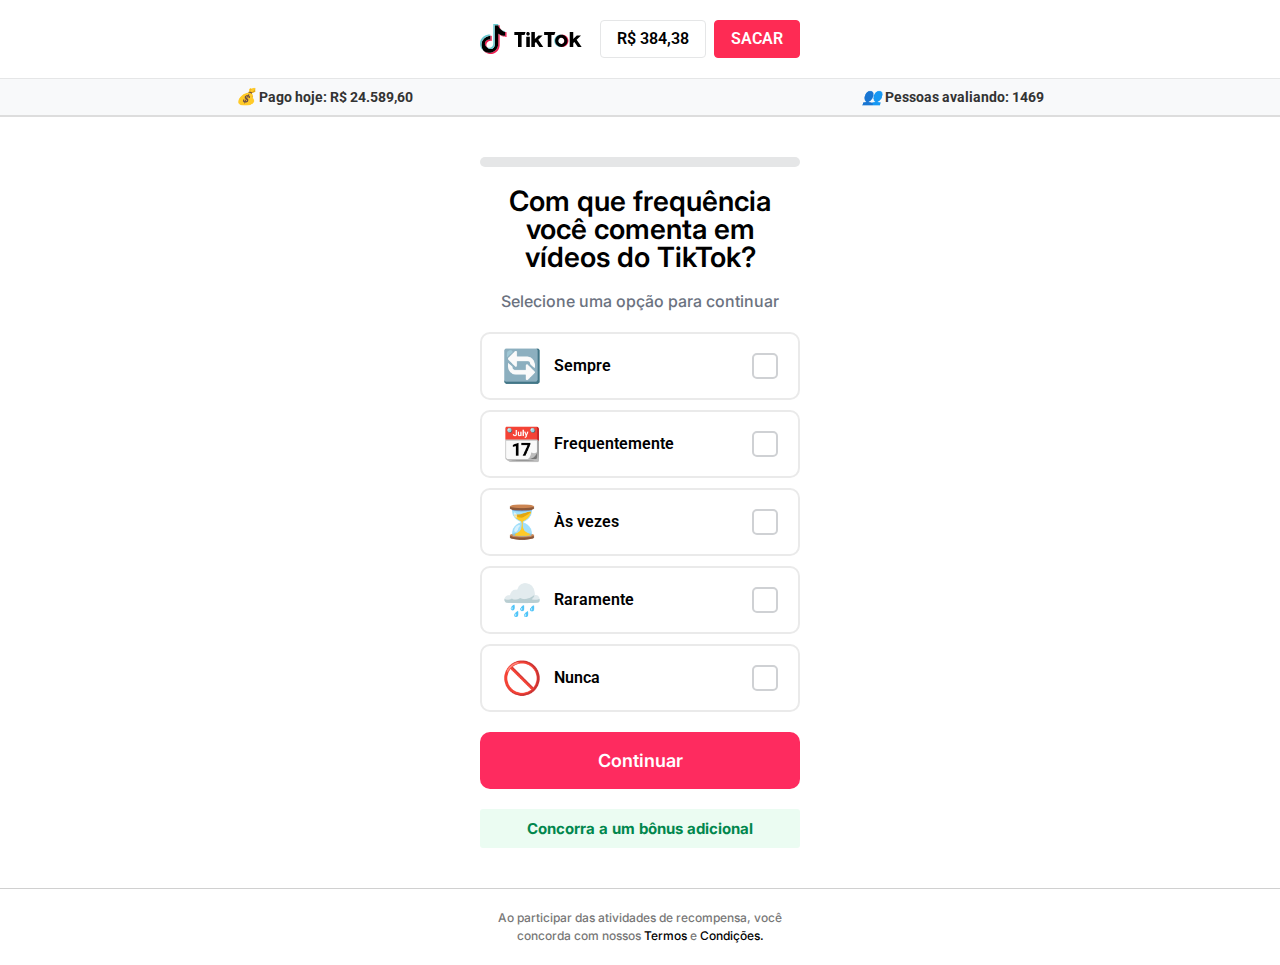
<file: 09/index.html>
<!DOCTYPE html><html lang="pt-BR"><head>
	<meta charset="UTF-8">
		<title>Pesquisa – Campanha Bonus</title>
<style>
#wpadminbar #wp-admin-bar-wccp_free_top_button .ab-icon:before {
	content: "\f160";
	color: #02CA02;
	top: 3px;
}
#wpadminbar #wp-admin-bar-wccp_free_top_button .ab-icon {
	transform: rotate(45deg);
}
</style>
<meta name="robots" content="max-image-preview:large">
<link rel="alternate" type="application/rss+xml" title="Feed para Campanha Bonus »" href="feed/index.html"> 	
<link rel="alternate" type="application/rss+xml" title="Feed de comentários para Campanha Bonus »" href="comments/feed/index.html">
<script>
window._wpemojiSettings = {"baseUrl":"https:\/\/s.w.org\/images\/core\/emoji\/15.0.3\/72x72\/","ext":".png","svgUrl":"https:\/\/s.w.org\/images\/core\/emoji\/15.0.3\/svg\/","svgExt":".svg","source":{"concatemoji":"https:\/\/campanhabonificada.online\/wp-includes\/js\/wp-emoji-release.min.js?ver=6.6.2"}};
/*! This file is auto-generated */
!function(i,n){var o,s,e;function c(e){try{var t={supportTests:e,timestamp:(new Date).valueOf()};sessionStorage.setItem(o,JSON.stringify(t))}catch(e){}}function p(e,t,n){e.clearRect(0,0,e.canvas.width,e.canvas.height),e.fillText(t,0,0);var t=new Uint32Array(e.getImageData(0,0,e.canvas.width,e.canvas.height).data),r=(e.clearRect(0,0,e.canvas.width,e.canvas.height),e.fillText(n,0,0),new Uint32Array(e.getImageData(0,0,e.canvas.width,e.canvas.height).data));return t.every(function(e,t){return e===r[t]})}function u(e,t,n){switch(t){case"flag":return n(e,"\ud83c\udff3\ufe0f\u200d\u26a7\ufe0f","\ud83c\udff3\ufe0f\u200b\u26a7\ufe0f")?!1:!n(e,"\ud83c\uddfa\ud83c\uddf3","\ud83c\uddfa\u200b\ud83c\uddf3")&&!n(e,"\ud83c\udff4\udb40\udc67\udb40\udc62\udb40\udc65\udb40\udc6e\udb40\udc67\udb40\udc7f","\ud83c\udff4\u200b\udb40\udc67\u200b\udb40\udc62\u200b\udb40\udc65\u200b\udb40\udc6e\u200b\udb40\udc67\u200b\udb40\udc7f");case"emoji":return!n(e,"\ud83d\udc26\u200d\u2b1b","\ud83d\udc26\u200b\u2b1b")}return!1}function f(e,t,n){var r="undefined"!=typeof WorkerGlobalScope&&self instanceof WorkerGlobalScope?new OffscreenCanvas(300,150):i.createElement("canvas"),a=r.getContext("2d",{willReadFrequently:!0}),o=(a.textBaseline="top",a.font="600 32px Arial",{});return e.forEach(function(e){o[e]=t(a,e,n)}),o}function t(e){var t=i.createElement("script");t.src=e,t.defer=!0,i.head.appendChild(t)}"undefined"!=typeof Promise&&(o="wpEmojiSettingsSupports",s=["flag","emoji"],n.supports={everything:!0,everythingExceptFlag:!0},e=new Promise(function(e){i.addEventListener("DOMContentLoaded",e,{once:!0})}),new Promise(function(t){var n=function(){try{var e=JSON.parse(sessionStorage.getItem(o));if("object"==typeof e&&"number"==typeof e.timestamp&&(new Date).valueOf()<e.timestamp+604800&&"object"==typeof e.supportTests)return e.supportTests}catch(e){}return null}();if(!n){if("undefined"!=typeof Worker&&"undefined"!=typeof OffscreenCanvas&&"undefined"!=typeof URL&&URL.createObjectURL&&"undefined"!=typeof Blob)try{var e="postMessage("+f.toString()+"("+[JSON.stringify(s),u.toString(),p.toString()].join(",")+"));",r=new Blob([e],{type:"text/javascript"}),a=new Worker(URL.createObjectURL(r),{name:"wpTestEmojiSupports"});return void(a.onmessage=function(e){c(n=e.data),a.terminate(),t(n)})}catch(e){}c(n=f(s,u,p))}t(n)}).then(function(e){for(var t in e)n.supports[t]=e[t],n.supports.everything=n.supports.everything&&n.supports[t],"flag"!==t&&(n.supports.everythingExceptFlag=n.supports.everythingExceptFlag&&n.supports[t]);n.supports.everythingExceptFlag=n.supports.everythingExceptFlag&&!n.supports.flag,n.DOMReady=!1,n.readyCallback=function(){n.DOMReady=!0}}).then(function(){return e}).then(function(){var e;n.supports.everything||(n.readyCallback(),(e=n.source||{}).concatemoji?t(e.concatemoji):e.wpemoji&&e.twemoji&&(t(e.twemoji),t(e.wpemoji)))}))}((window,document),window._wpemojiSettings);
</script>
<style id="wp-emoji-styles-inline-css">

	img.wp-smiley, img.emoji {
		display: inline !important;
		border: none !important;
		box-shadow: none !important;
		height: 1em !important;
		width: 1em !important;
		margin: 0 0.07em !important;
		vertical-align: -0.1em !important;
		background: none !important;
		padding: 0 !important;
	}
</style>
<style id="classic-theme-styles-inline-css">
/*! This file is auto-generated */
.wp-block-button__link{color:#fff;background-color:#32373c;border-radius:9999px;box-shadow:none;text-decoration:none;padding:calc(.667em + 2px) calc(1.333em + 2px);font-size:1.125em}.wp-block-file__button{background:#32373c;color:#fff;text-decoration:none}
</style>
<style id="global-styles-inline-css">
:root{--wp--preset--aspect-ratio--square: 1;--wp--preset--aspect-ratio--4-3: 4/3;--wp--preset--aspect-ratio--3-4: 3/4;--wp--preset--aspect-ratio--3-2: 3/2;--wp--preset--aspect-ratio--2-3: 2/3;--wp--preset--aspect-ratio--16-9: 16/9;--wp--preset--aspect-ratio--9-16: 9/16;--wp--preset--color--black: #000000;--wp--preset--color--cyan-bluish-gray: #abb8c3;--wp--preset--color--white: #ffffff;--wp--preset--color--pale-pink: #f78da7;--wp--preset--color--vivid-red: #cf2e2e;--wp--preset--color--luminous-vivid-orange: #ff6900;--wp--preset--color--luminous-vivid-amber: #fcb900;--wp--preset--color--light-green-cyan: #7bdcb5;--wp--preset--color--vivid-green-cyan: #00d084;--wp--preset--color--pale-cyan-blue: #8ed1fc;--wp--preset--color--vivid-cyan-blue: #0693e3;--wp--preset--color--vivid-purple: #9b51e0;--wp--preset--gradient--vivid-cyan-blue-to-vivid-purple: linear-gradient(135deg,rgba(6,147,227,1) 0%,rgb(155,81,224) 100%);--wp--preset--gradient--light-green-cyan-to-vivid-green-cyan: linear-gradient(135deg,rgb(122,220,180) 0%,rgb(0,208,130) 100%);--wp--preset--gradient--luminous-vivid-amber-to-luminous-vivid-orange: linear-gradient(135deg,rgba(252,185,0,1) 0%,rgba(255,105,0,1) 100%);--wp--preset--gradient--luminous-vivid-orange-to-vivid-red: linear-gradient(135deg,rgba(255,105,0,1) 0%,rgb(207,46,46) 100%);--wp--preset--gradient--very-light-gray-to-cyan-bluish-gray: linear-gradient(135deg,rgb(238,238,238) 0%,rgb(169,184,195) 100%);--wp--preset--gradient--cool-to-warm-spectrum: linear-gradient(135deg,rgb(74,234,220) 0%,rgb(151,120,209) 20%,rgb(207,42,186) 40%,rgb(238,44,130) 60%,rgb(251,105,98) 80%,rgb(254,248,76) 100%);--wp--preset--gradient--blush-light-purple: linear-gradient(135deg,rgb(255,206,236) 0%,rgb(152,150,240) 100%);--wp--preset--gradient--blush-bordeaux: linear-gradient(135deg,rgb(254,205,165) 0%,rgb(254,45,45) 50%,rgb(107,0,62) 100%);--wp--preset--gradient--luminous-dusk: linear-gradient(135deg,rgb(255,203,112) 0%,rgb(199,81,192) 50%,rgb(65,88,208) 100%);--wp--preset--gradient--pale-ocean: linear-gradient(135deg,rgb(255,245,203) 0%,rgb(182,227,212) 50%,rgb(51,167,181) 100%);--wp--preset--gradient--electric-grass: linear-gradient(135deg,rgb(202,248,128) 0%,rgb(113,206,126) 100%);--wp--preset--gradient--midnight: linear-gradient(135deg,rgb(2,3,129) 0%,rgb(40,116,252) 100%);--wp--preset--font-size--small: 13px;--wp--preset--font-size--medium: 20px;--wp--preset--font-size--large: 36px;--wp--preset--font-size--x-large: 42px;--wp--preset--spacing--20: 0.44rem;--wp--preset--spacing--30: 0.67rem;--wp--preset--spacing--40: 1rem;--wp--preset--spacing--50: 1.5rem;--wp--preset--spacing--60: 2.25rem;--wp--preset--spacing--70: 3.38rem;--wp--preset--spacing--80: 5.06rem;--wp--preset--shadow--natural: 6px 6px 9px rgba(0, 0, 0, 0.2);--wp--preset--shadow--deep: 12px 12px 50px rgba(0, 0, 0, 0.4);--wp--preset--shadow--sharp: 6px 6px 0px rgba(0, 0, 0, 0.2);--wp--preset--shadow--outlined: 6px 6px 0px -3px rgba(255, 255, 255, 1), 6px 6px rgba(0, 0, 0, 1);--wp--preset--shadow--crisp: 6px 6px 0px rgba(0, 0, 0, 1);}:where(.is-layout-flex){gap: 0.5em;}:where(.is-layout-grid){gap: 0.5em;}body .is-layout-flex{display: flex;}.is-layout-flex{flex-wrap: wrap;align-items: center;}.is-layout-flex > :is(*, div){margin: 0;}body .is-layout-grid{display: grid;}.is-layout-grid > :is(*, div){margin: 0;}:where(.wp-block-columns.is-layout-flex){gap: 2em;}:where(.wp-block-columns.is-layout-grid){gap: 2em;}:where(.wp-block-post-template.is-layout-flex){gap: 1.25em;}:where(.wp-block-post-template.is-layout-grid){gap: 1.25em;}.has-black-color{color: var(--wp--preset--color--black) !important;}.has-cyan-bluish-gray-color{color: var(--wp--preset--color--cyan-bluish-gray) !important;}.has-white-color{color: var(--wp--preset--color--white) !important;}.has-pale-pink-color{color: var(--wp--preset--color--pale-pink) !important;}.has-vivid-red-color{color: var(--wp--preset--color--vivid-red) !important;}.has-luminous-vivid-orange-color{color: var(--wp--preset--color--luminous-vivid-orange) !important;}.has-luminous-vivid-amber-color{color: var(--wp--preset--color--luminous-vivid-amber) !important;}.has-light-green-cyan-color{color: var(--wp--preset--color--light-green-cyan) !important;}.has-vivid-green-cyan-color{color: var(--wp--preset--color--vivid-green-cyan) !important;}.has-pale-cyan-blue-color{color: var(--wp--preset--color--pale-cyan-blue) !important;}.has-vivid-cyan-blue-color{color: var(--wp--preset--color--vivid-cyan-blue) !important;}.has-vivid-purple-color{color: var(--wp--preset--color--vivid-purple) !important;}.has-black-background-color{background-color: var(--wp--preset--color--black) !important;}.has-cyan-bluish-gray-background-color{background-color: var(--wp--preset--color--cyan-bluish-gray) !important;}.has-white-background-color{background-color: var(--wp--preset--color--white) !important;}.has-pale-pink-background-color{background-color: var(--wp--preset--color--pale-pink) !important;}.has-vivid-red-background-color{background-color: var(--wp--preset--color--vivid-red) !important;}.has-luminous-vivid-orange-background-color{background-color: var(--wp--preset--color--luminous-vivid-orange) !important;}.has-luminous-vivid-amber-background-color{background-color: var(--wp--preset--color--luminous-vivid-amber) !important;}.has-light-green-cyan-background-color{background-color: var(--wp--preset--color--light-green-cyan) !important;}.has-vivid-green-cyan-background-color{background-color: var(--wp--preset--color--vivid-green-cyan) !important;}.has-pale-cyan-blue-background-color{background-color: var(--wp--preset--color--pale-cyan-blue) !important;}.has-vivid-cyan-blue-background-color{background-color: var(--wp--preset--color--vivid-cyan-blue) !important;}.has-vivid-purple-background-color{background-color: var(--wp--preset--color--vivid-purple) !important;}.has-black-border-color{border-color: var(--wp--preset--color--black) !important;}.has-cyan-bluish-gray-border-color{border-color: var(--wp--preset--color--cyan-bluish-gray) !important;}.has-white-border-color{border-color: var(--wp--preset--color--white) !important;}.has-pale-pink-border-color{border-color: var(--wp--preset--color--pale-pink) !important;}.has-vivid-red-border-color{border-color: var(--wp--preset--color--vivid-red) !important;}.has-luminous-vivid-orange-border-color{border-color: var(--wp--preset--color--luminous-vivid-orange) !important;}.has-luminous-vivid-amber-border-color{border-color: var(--wp--preset--color--luminous-vivid-amber) !important;}.has-light-green-cyan-border-color{border-color: var(--wp--preset--color--light-green-cyan) !important;}.has-vivid-green-cyan-border-color{border-color: var(--wp--preset--color--vivid-green-cyan) !important;}.has-pale-cyan-blue-border-color{border-color: var(--wp--preset--color--pale-cyan-blue) !important;}.has-vivid-cyan-blue-border-color{border-color: var(--wp--preset--color--vivid-cyan-blue) !important;}.has-vivid-purple-border-color{border-color: var(--wp--preset--color--vivid-purple) !important;}.has-vivid-cyan-blue-to-vivid-purple-gradient-background{background: var(--wp--preset--gradient--vivid-cyan-blue-to-vivid-purple) !important;}.has-light-green-cyan-to-vivid-green-cyan-gradient-background{background: var(--wp--preset--gradient--light-green-cyan-to-vivid-green-cyan) !important;}.has-luminous-vivid-amber-to-luminous-vivid-orange-gradient-background{background: var(--wp--preset--gradient--luminous-vivid-amber-to-luminous-vivid-orange) !important;}.has-luminous-vivid-orange-to-vivid-red-gradient-background{background: var(--wp--preset--gradient--luminous-vivid-orange-to-vivid-red) !important;}.has-very-light-gray-to-cyan-bluish-gray-gradient-background{background: var(--wp--preset--gradient--very-light-gray-to-cyan-bluish-gray) !important;}.has-cool-to-warm-spectrum-gradient-background{background: var(--wp--preset--gradient--cool-to-warm-spectrum) !important;}.has-blush-light-purple-gradient-background{background: var(--wp--preset--gradient--blush-light-purple) !important;}.has-blush-bordeaux-gradient-background{background: var(--wp--preset--gradient--blush-bordeaux) !important;}.has-luminous-dusk-gradient-background{background: var(--wp--preset--gradient--luminous-dusk) !important;}.has-pale-ocean-gradient-background{background: var(--wp--preset--gradient--pale-ocean) !important;}.has-electric-grass-gradient-background{background: var(--wp--preset--gradient--electric-grass) !important;}.has-midnight-gradient-background{background: var(--wp--preset--gradient--midnight) !important;}.has-small-font-size{font-size: var(--wp--preset--font-size--small) !important;}.has-medium-font-size{font-size: var(--wp--preset--font-size--medium) !important;}.has-large-font-size{font-size: var(--wp--preset--font-size--large) !important;}.has-x-large-font-size{font-size: var(--wp--preset--font-size--x-large) !important;}
:where(.wp-block-post-template.is-layout-flex){gap: 1.25em;}:where(.wp-block-post-template.is-layout-grid){gap: 1.25em;}
:where(.wp-block-columns.is-layout-flex){gap: 2em;}:where(.wp-block-columns.is-layout-grid){gap: 2em;}
:root :where(.wp-block-pullquote){font-size: 1.5em;line-height: 1.6;}
</style>
<link rel="stylesheet" id="hello-elementor-css" href="css/style.min.css%2540ver%253D3.1.1.css" media="all">
<link rel="stylesheet" id="hello-elementor-theme-style-css" href="css/theme.min.css%2540ver%253D3.1.1.css" media="all">
<link rel="stylesheet" id="hello-elementor-header-footer-css" href="css/header-footer.min.css%2540ver%253D3.1.1.css" media="all">
<link rel="stylesheet" id="elementor-frontend-css" href="css/frontend.min.css%2540ver%253D3.24.7.css" media="all">
<link rel="stylesheet" id="elementor-post-5-css" href="css/post-5.css%2540ver%253D1730218676.css" media="all">
<link rel="stylesheet" id="widget-image-css" href="css/widget-image.min.css%2540ver%253D3.24.7.css" media="all">
<link rel="stylesheet" id="widget-heading-css" href="css/widget-heading.min.css%2540ver%253D3.24.7.css" media="all">
<link rel="stylesheet" id="widget-counter-css" href="css/widget-counter.min.css%2540ver%253D3.24.7.css" media="all">
<link rel="stylesheet" id="swiper-css" href="css/swiper.min.css%2540ver%253D8.4.5.css" media="all">
<link rel="stylesheet" id="e-swiper-css" href="css/e-swiper.min.css%2540ver%253D3.24.7.css" media="all">
<link rel="stylesheet" id="elementor-pro-css" href="css/frontend.min.css%2540ver%253D3.24.4.css" media="all">
<link rel="stylesheet" id="elementor-global-css" href="css/global.css%2540ver%253D1730218676.css" media="all">
<link rel="stylesheet" id="widget-progress-css" href="css/widget-progress.min.css%2540ver%253D3.24.7.css" media="all">
<link rel="stylesheet" id="elementor-post-25-css" href="css/post-25.css%2540ver%253D1730226372.css" media="all">
<link rel="stylesheet" id="elementor-post-824-css" href="css/post-824.css%2540ver%253D1730231262.css" media="all">
<link rel="stylesheet" id="elementor-post-292-css" href="css/post-292.css%2540ver%253D1730218676.css" media="all">
<link rel="stylesheet" id="elementor-post-285-css" href="css/post-285.css%2540ver%253D1730218676.css" media="all">
<link rel="stylesheet" id="elementor-post-280-css" href="css/post-280.css%2540ver%253D1730218676.css" media="all">
<link rel="stylesheet" id="elementor-post-277-css" href="css/post-277.css%2540ver%253D1730218676.css" media="all">
<link rel="stylesheet" id="elementor-post-274-css" href="css/post-274.css%2540ver%253D1730218676.css" media="all">
<link rel="stylesheet" id="elementor-post-271-css" href="css/post-271.css%2540ver%253D1730218677.css" media="all">
<link rel="stylesheet" id="elementor-post-268-css" href="css/post-268.css%2540ver%253D1730218677.css" media="all">
<link rel="stylesheet" id="elementor-post-265-css" href="css/post-265.css%2540ver%253D1730218677.css" media="all">
<link rel="stylesheet" id="elementor-post-262-css" href="css/post-262.css%2540ver%253D1730218677.css" media="all">
<link rel="stylesheet" id="elementor-post-259-css" href="css/post-259.css%2540ver%253D1730218677.css" media="all">
<link rel="stylesheet" id="elementor-post-256-css" href="css/post-256.css%2540ver%253D1730218677.css" media="all">
<link rel="stylesheet" id="elementor-post-253-css" href="css/post-253.css%2540ver%253D1730218677.css" media="all">
<link rel="stylesheet" id="google-fonts-1-css" href="https://fonts.googleapis.com/css?family=Roboto%3A100%2C100italic%2C200%2C200italic%2C300%2C300italic%2C400%2C400italic%2C500%2C500italic%2C600%2C600italic%2C700%2C700italic%2C800%2C800italic%2C900%2C900italic%7CRoboto+Slab%3A100%2C100italic%2C200%2C200italic%2C300%2C300italic%2C400%2C400italic%2C500%2C500italic%2C600%2C600italic%2C700%2C700italic%2C800%2C800italic%2C900%2C900italic%7CInter%3A100%2C100italic%2C200%2C200italic%2C300%2C300italic%2C400%2C400italic%2C500%2C500italic%2C600%2C600italic%2C700%2C700italic%2C800%2C800italic%2C900%2C900italic&display=swap&ver=6.6.2" media="all">
<link rel="preconnect" href="https://fonts.gstatic.com/" crossorigin=""><script src="jquery.min.js%2540ver%253D3.7.1" id="jquery-core-js"></script>
<script src="jquery-migrate.min.js%2540ver%253D3.4.1" id="jquery-migrate-js"></script>
<link rel="https://api.w.org/" href="wp-json/index.html"><link rel="alternate" title="JSON" type="application/json" href="wp-json/wp/v2/pages/25"><link rel="EditURI" type="application/rsd+xml" title="RSD" href="xmlrpc.php@rsd">
<meta name="generator" content="WordPress 6.6.2">
<link rel="canonical" href="index.html@p=25.html">
<link rel="shortlink" href="index.html@p=25.html">
<link rel="alternate" title="oEmbed (JSON)" type="application/json+oembed" href="wp-json/oembed/1.0/embed@url=https%253A%252F%252Fcampanhabonificada.online%252Fpesquisa-qw67%252F">
<link rel="alternate" title="oEmbed (XML)" type="text/xml+oembed" href="wp-json/oembed/1.0/embed@url=https%253A%252F%252Fcampanhabonificada.online%252Fpesquisa-qw67%252F&format=xml">
<script id="wpcp_disable_selection" type="text/javascript">
var image_save_msg='You are not allowed to save images!';
	var no_menu_msg='Context Menu disabled!';
	var smessage = "Content is protected !!";

function disableEnterKey(e)
{
	var elemtype = e.target.tagName;
	
	elemtype = elemtype.toUpperCase();
	
	if (elemtype == "TEXT" || elemtype == "TEXTAREA" || elemtype == "INPUT" || elemtype == "PASSWORD" || elemtype == "SELECT" || elemtype == "OPTION" || elemtype == "EMBED")
	{
		elemtype = 'TEXT';
	}
	
	if (e.ctrlKey){
     var key;
     if(window.event)
          key = window.event.keyCode;     //IE
     else
          key = e.which;     //firefox (97)
    //if (key != 17) alert(key);
     if (elemtype!= 'TEXT' && (key == 97 || key == 65 || key == 67 || key == 99 || key == 88 || key == 120 || key == 26 || key == 85  || key == 86 || key == 83 || key == 43 || key == 73))
     {
		if(wccp_free_iscontenteditable(e)) return true;
		show_wpcp_message('You are not allowed to copy content or view source');
		return false;
     }else
     	return true;
     }
}


/*For contenteditable tags*/
function wccp_free_iscontenteditable(e)
{
	var e = e || window.event; // also there is no e.target property in IE. instead IE uses window.event.srcElement
  	
	var target = e.target || e.srcElement;

	var elemtype = e.target.nodeName;
	
	elemtype = elemtype.toUpperCase();
	
	var iscontenteditable = "false";
		
	if(typeof target.getAttribute!="undefined" ) iscontenteditable = target.getAttribute("contenteditable"); // Return true or false as string
	
	var iscontenteditable2 = false;
	
	if(typeof target.isContentEditable!="undefined" ) iscontenteditable2 = target.isContentEditable; // Return true or false as boolean

	if(target.parentElement.isContentEditable) iscontenteditable2 = true;
	
	if (iscontenteditable == "true" || iscontenteditable2 == true)
	{
		if(typeof target.style!="undefined" ) target.style.cursor = "text";
		
		return true;
	}
}

////////////////////////////////////
function disable_copy(e)
{	
	var e = e || window.event; // also there is no e.target property in IE. instead IE uses window.event.srcElement
	
	var elemtype = e.target.tagName;
	
	elemtype = elemtype.toUpperCase();
	
	if (elemtype == "TEXT" || elemtype == "TEXTAREA" || elemtype == "INPUT" || elemtype == "PASSWORD" || elemtype == "SELECT" || elemtype == "OPTION" || elemtype == "EMBED")
	{
		elemtype = 'TEXT';
	}
	
	if(wccp_free_iscontenteditable(e)) return true;
	
	var isSafari = /Safari/.test(navigator.userAgent) && /Apple Computer/.test(navigator.vendor);
	
	var checker_IMG = '';
	if (elemtype == "IMG" && checker_IMG == 'checked' && e.detail >= 2) {show_wpcp_message(alertMsg_IMG);return false;}
	if (elemtype != "TEXT")
	{
		if (smessage !== "" && e.detail == 2)
			show_wpcp_message(smessage);
		
		if (isSafari)
			return true;
		else
			return false;
	}	
}

//////////////////////////////////////////
function disable_copy_ie()
{
	var e = e || window.event;
	var elemtype = window.event.srcElement.nodeName;
	elemtype = elemtype.toUpperCase();
	if(wccp_free_iscontenteditable(e)) return true;
	if (elemtype == "IMG") {show_wpcp_message(alertMsg_IMG);return false;}
	if (elemtype != "TEXT" && elemtype != "TEXTAREA" && elemtype != "INPUT" && elemtype != "PASSWORD" && elemtype != "SELECT" && elemtype != "OPTION" && elemtype != "EMBED")
	{
		return false;
	}
}	
function reEnable()
{
	return true;
}
document.onkeydown = disableEnterKey;
document.onselectstart = disable_copy_ie;
if(navigator.userAgent.indexOf('MSIE')==-1)
{
	document.onmousedown = disable_copy;
	document.onclick = reEnable;
}
function disableSelection(target)
{
    //For IE This code will work
    if (typeof target.onselectstart!="undefined")
    target.onselectstart = disable_copy_ie;
    
    //For Firefox This code will work
    else if (typeof target.style.MozUserSelect!="undefined")
    {target.style.MozUserSelect="none";}
    
    //All other  (ie: Opera) This code will work
    else
    target.onmousedown=function(){return false}
    target.style.cursor = "default";
}
//Calling the JS function directly just after body load
window.onload = function(){disableSelection(document.body);};

//////////////////special for safari Start////////////////
var onlongtouch;
var timer;
var touchduration = 1000; //length of time we want the user to touch before we do something

var elemtype = "";
function touchstart(e) {
	var e = e || window.event;
  // also there is no e.target property in IE.
  // instead IE uses window.event.srcElement
  	var target = e.target || e.srcElement;
	
	elemtype = window.event.srcElement.nodeName;
	
	elemtype = elemtype.toUpperCase();
	
	if(!wccp_pro_is_passive()) e.preventDefault();
	if (!timer) {
		timer = setTimeout(onlongtouch, touchduration);
	}
}

function touchend() {
    //stops short touches from firing the event
    if (timer) {
        clearTimeout(timer);
        timer = null;
    }
	onlongtouch();
}

onlongtouch = function(e) { //this will clear the current selection if anything selected
	
	if (elemtype != "TEXT" && elemtype != "TEXTAREA" && elemtype != "INPUT" && elemtype != "PASSWORD" && elemtype != "SELECT" && elemtype != "EMBED" && elemtype != "OPTION")	
	{
		if (window.getSelection) {
			if (window.getSelection().empty) {  // Chrome
			window.getSelection().empty();
			} else if (window.getSelection().removeAllRanges) {  // Firefox
			window.getSelection().removeAllRanges();
			}
		} else if (document.selection) {  // IE?
			document.selection.empty();
		}
		return false;
	}
};

document.addEventListener("DOMContentLoaded", function(event) { 
    window.addEventListener("touchstart", touchstart, false);
    window.addEventListener("touchend", touchend, false);
});

function wccp_pro_is_passive() {

  var cold = false,
  hike = function() {};

  try {
	  const object1 = {};
  var aid = Object.defineProperty(object1, 'passive', {
  get() {cold = true}
  });
  window.addEventListener('test', hike, aid);
  window.removeEventListener('test', hike, aid);
  } catch (e) {}

  return cold;
}
/*special for safari End*/
</script>
<script id="wpcp_disable_Right_Click" type="text/javascript">
document.ondragstart = function() { return false;}
	function nocontext(e) {
	   return false;
	}
	document.oncontextmenu = nocontext;
</script>
<style>
.unselectable
{
-moz-user-select:none;
-webkit-user-select:none;
cursor: default;
}
html
{
-webkit-touch-callout: none;
-webkit-user-select: none;
-khtml-user-select: none;
-moz-user-select: none;
-ms-user-select: none;
user-select: none;
-webkit-tap-highlight-color: rgba(0,0,0,0);
}
</style>
<script id="wpcp_css_disable_selection" type="text/javascript">
var e = document.getElementsByTagName('body')[0];
if(e)
{
	e.setAttribute('unselectable',"on");
}
</script>
<meta name="generator" content="Elementor 3.24.7; features: e_font_icon_svg, additional_custom_breakpoints, e_optimized_control_loading, e_element_cache; settings: css_print_method-external, google_font-enabled, font_display-swap">
			<style>
				.e-con.e-parent:nth-of-type(n+4):not(.e-lazyloaded):not(.e-no-lazyload),
				.e-con.e-parent:nth-of-type(n+4):not(.e-lazyloaded):not(.e-no-lazyload) * {
					background-image: none !important;
				}
				@media screen and (max-height: 1024px) {
					.e-con.e-parent:nth-of-type(n+3):not(.e-lazyloaded):not(.e-no-lazyload),
					.e-con.e-parent:nth-of-type(n+3):not(.e-lazyloaded):not(.e-no-lazyload) * {
						background-image: none !important;
					}
				}
				@media screen and (max-height: 640px) {
					.e-con.e-parent:nth-of-type(n+2):not(.e-lazyloaded):not(.e-no-lazyload),
					.e-con.e-parent:nth-of-type(n+2):not(.e-lazyloaded):not(.e-no-lazyload) * {
						background-image: none !important;
					}
				}
			</style>
			<link rel="icon" href="images/UrUqx0NzxwqH.jpg" sizes="32x32">
<link rel="icon" href="images/5FvmbOim46Fj.jpg" sizes="192x192">
<link rel="apple-touch-icon" href="images/5FvmbOim46Fj.jpg">
<meta name="msapplication-TileImage" content="https://campanhabonificada.online/wp-content/uploads/2024/10/tiktok-logo-300x300.jpg">
	<meta name="viewport" content="width=device-width, initial-scale=1.0, viewport-fit=cover"><script src="js/CSqG3UnQ2Ews.js" defer=""></script><script src="js/u7qaqgHhM8Ad.js" defer=""></script><script src="js/wp-emoji-release.min_1.js" defer=""></script><script src="js/wp-emoji-release.min.js" defer=""></script></head>
<body class="page-template page-template-elementor_canvas page page-id-25 unselectable elementor-default elementor-template-canvas elementor-kit-5 elementor-page elementor-page-25" style="cursor: default;">
			<div data-elementor-type="wp-page" data-elementor-id="25" class="elementor elementor-25" data-elementor-post-type="page">
				<div class="elementor-element elementor-element-73bfb32e e-flex e-con-boxed e-con e-parent e-lazyloaded" data-id="73bfb32e" data-element_type="container" data-settings="{" background_background":"classic","sticky":"top","sticky_on":["desktop","tablet","mobile"],"sticky_offset":0,"sticky_effects_offset":0}"="">
					<div class="e-con-inner">
		<div class="elementor-element elementor-element-41021ce3 e-con-full e-flex e-con e-child" data-id="41021ce3" data-element_type="container">
				<div class="elementor-element elementor-element-4cbaff53 elementor-widget elementor-widget-image" data-id="4cbaff53" data-element_type="widget" data-widget_type="image.default">
				<div class="elementor-widget-container">
													<img decoding="async" width="102" height="30" src="images/QxpqZTf4YDNd.svg" class="attachment-large size-large wp-image-35" alt="">													</div>
				</div>
				</div>
		<div class="elementor-element elementor-element-3fbc1b76 e-con-full e-flex e-con e-child" data-id="3fbc1b76" data-element_type="container">
				<div class="elementor-element elementor-element-3e441062 elementor-align-left elementor-widget elementor-widget-button" data-id="3e441062" data-element_type="widget" data-widget_type="button.default">
				<div class="elementor-widget-container">
					<div class="elementor-button-wrapper">
			<a class="elementor-button elementor-button-link elementor-size-sm" href="index.html@p=132.html">
						<span class="elementor-button-content-wrapper">
									<span class="elementor-button-text">R$ 384,38</span>
					</span>
					</a>
		</div>
				</div>
				</div>
				<div class="elementor-element elementor-element-399306b elementor-align-left elementor-widget elementor-widget-button" data-id="399306b" data-element_type="widget" data-widget_type="button.default">
				<div class="elementor-widget-container">
					<div class="elementor-button-wrapper">
<a id="utmLink" href="../11/index.html" class="elementor-button elementor-button-link elementor-size-sm">
  SACAR
</a>

<script>
document.addEventListener("DOMContentLoaded", function() {
  var utmParams = ['utm_source', 'utm_medium', 'utm_campaign', 'utm_term', 'utm_content'];
  var urlParams = new URLSearchParams(window.location.search);
  var queryString = '';

  utmParams.forEach(function(param) {
    if(urlParams.has(param)) {
      queryString += (queryString ? '&' : '?') + param + '=' + encodeURIComponent(urlParams.get(param));
    }
  });

  if(queryString) {
    document.getElementById('utmLink').href += queryString;
  }
});
</script>
					
					
		</div>
				</div>
				</div>
				</div>
					</div>
				</div>

  <meta charset="UTF-8">
  <title>Pesquisa – Campanha Bonus</title>
  <style>
      /* Estilos para os pop-ups de informações */
      .info-bar {
          display: flex;
          justify-content: space-around;
          align-items: center;
          background: #f8f9fa;
          padding: 6px 12px;
          font-size: 14px;
          font-weight: bold;
          color: #333;
          border-bottom: 2px solid #ddd;
          text-align: center;
          white-space: nowrap;
      }

      .info-item {
          display: flex;
          align-items: center;
          gap: 3px;
      }

      .info-item i {
          color: #28a745;
          font-size: 16px;
      }

      /* Pop-ups de depoimentos */
      .testimonial-popup {
          position: fixed;
          bottom: 20px;
          left: 50%;
          transform: translateX(-50%);
          background: #ffffff;
          color: #333;
          padding: 12px 18px;
          border-radius: 10px;
          box-shadow: 0px 4px 12px rgba(0, 0, 0, 0.3);
          font-size: 15px;
          font-weight: bold;
          display: none;
          z-index: 9999;
          text-align: center;
          max-width: 90%;
          animation: fadeInOut 5s ease-in-out;
      }

      @keyframes fadeInOut {
          0% { opacity: 0; transform: translateY(20px); }
          10% { opacity: 1; transform: translateY(0); }
          90% { opacity: 1; transform: translateY(0); }
          100% { opacity: 0; transform: translateY(20px); }
      }

      /* Responsividade para manter em linha */
      @media screen and (max-width: 480px) {
          .info-bar {
              flex-wrap: nowrap;
              overflow: hidden;
              font-size: 12px;
              padding: 5px 8px;
          }
          .info-item {
              gap: 2px;
          }
          .info-item i {
              font-size: 14px;
          }
      }
  </style>



  <!-- Barra de informações abaixo da logo, valor e botão -->
  <div class="info-bar">
      <div class="info-item">
          <i>💰</i>
          <span id="pago-hoje">Pago hoje: R$ 24.589,60</span>
      </div>
      <div class="info-item">
          <i>👥</i>
          <span id="pessoas-avaliando">Pessoas avaliando: 1469</span>
      </div>
  </div>

  <!-- Pop-up de Depoimentos -->
  <div id="testimonial-popup" class="testimonial-popup"></div>

  <script>
      function animatePagoHoje() {
          let valor = 24589.60;
          setInterval(() => {
              let incremento = (Math.random() * 50 + 10).toFixed(2); // Aumenta valores entre 10 e 60 reais a cada 2 segundos
              valor += parseFloat(incremento);
              document.getElementById("pago-hoje").innerHTML = `Pago hoje: R$ ${valor.toLocaleString("pt-BR", { minimumFractionDigits: 2 })}`;
          }, 2000); // Atualiza a cada 2 segundos
      }

      function animatePessoasAvaliando() {
          let pessoas = 1469;
          setInterval(() => {
              let variacao = Math.floor(Math.random() * 50) - 10; // Aumenta entre -10 e +40 pessoas
              pessoas += variacao;
              if (pessoas < 850) pessoas = 850; // Mantém um mínimo de pessoas
              document.getElementById("pessoas-avaliando").innerHTML = `Pessoas avaliando: ${pessoas}`;
          }, 1500); // Atualiza a cada 1.5 segundos
      }

      function showTestimonial() {
          const testimonials = [
              "⭐ Ana sacou <span style='color: #28a745;'>R$234</span> agora!",
              "🔥 João acabou de sacar <span style='color: #28a745;'>R$870</span>!",
              "💰 Maria recebeu <span style='color: #28a745;'>R$1.230</span> via Pix!",
              "🎁 Pedro sacou <span style='color: #28a745;'>R$500</span> na sua conta!",
              "🚀 Carla completou 4 pesquisas hoje!",
              "💎 Felipe retirou <span style='color: #28a745;'>R$750</span> da plataforma!",
              "🎉 Laura desbloqueou seu saldo de <span style='color: #28a745;'>R$1.100</span>!",
              "⚡ Marcos finalizou 3 avaliações e já pode sacar!",
              "💵 Bruna atingiu <span style='color: #28a745;'>R$600</span> acumulados!",
              "🔥 Rafael conseguiu mais <span style='color: #28a745;'>R$450</span> em recompensas!"
          ];
          const testimonialPopup = document.getElementById("testimonial-popup");
          const randomTestimonial = testimonials[Math.floor(Math.random() * testimonials.length)];
          testimonialPopup.innerHTML = randomTestimonial;
          testimonialPopup.style.display = "block";
          setTimeout(() => {
              testimonialPopup.style.display = "none";
          }, 5000); // Tempo de exibição do depoimento
      }

      document.addEventListener("DOMContentLoaded", function() {
          animatePagoHoje();
          animatePessoasAvaliando();
          setInterval(showTestimonial, 7000); // Exibir um novo depoimento a cada 7 segundos
      });
  </script>



		<div class="elementor-element elementor-element-3e308ffa e-flex e-con-boxed e-con e-parent e-lazyloaded" data-id="3e308ffa" data-element_type="container" data-settings="{" background_background":"classic"}"="">
					<div class="e-con-inner">
				<div class="elementor-element elementor-element-325c135c elementor-widget-mobile__width-inherit elementor-widget__width-inherit elementor-widget elementor-widget-progress" data-id="325c135c" data-element_type="widget" data-widget_type="progress.default">
				<div class="elementor-widget-container">
			
		<div class="elementor-progress-wrapper" role="progressbar" aria-valuemin="0" aria-valuemax="100" aria-valuenow="90">
			<div class="elementor-progress-bar" data-max="90">
				<span class="elementor-progress-text"></span>
							</div>
		</div>
				</div>
				</div>
				<div class="elementor-element elementor-element-5b8c1978 elementor-widget elementor-widget-heading" data-id="5b8c1978" data-element_type="widget" data-widget_type="heading.default">
				<div class="elementor-widget-container">
			<h2 class="elementor-heading-title elementor-size-default">Com que frequência você comenta em vídeos do TikTok?</h2>		</div>
				</div>
				<div class="elementor-element elementor-element-56fe6f16 elementor-widget elementor-widget-heading" data-id="56fe6f16" data-element_type="widget" data-widget_type="heading.default">
				<div class="elementor-widget-container">
			<h2 class="elementor-heading-title elementor-size-default">Selecione uma opção para continuar</h2>		</div>
				</div>
				<div class="elementor-element elementor-element-6d7851d elementor-widget__width-inherit elementor-widget-mobile__width-inherit elementor-widget elementor-widget-html" data-id="6d7851d" data-element_type="widget" data-widget_type="html.default">
				<div class="elementor-widget-container">
			<!-- Opções de Avaliação -->
<div class="rating-option">
    <input type="radio" id="always" name="rating">
    <label for="always">
        <span class="emoji">🔄</span>
        <span>Sempre</span>
        <div class="checkbox-custom"></div>
    </label>
</div>

<div class="rating-option">
    <input type="radio" id="frequently" name="rating">
    <label for="frequently">
        <span class="emoji">📆</span>
        <span>Frequentemente</span>
        <div class="checkbox-custom"></div>
    </label>
</div>

<div class="rating-option">
    <input type="radio" id="sometimes" name="rating">
    <label for="sometimes">
        <span class="emoji">⏳</span>
        <span>Às vezes</span>
        <div class="checkbox-custom"></div>
    </label>
</div>

<div class="rating-option">
    <input type="radio" id="rarely" name="rating">
    <label for="rarely">
        <span class="emoji">🌧️</span>
        <span>Raramente</span>
        <div class="checkbox-custom"></div>
    </label>
</div>

<div class="rating-option">
    <input type="radio" id="never" name="rating">
    <label for="never">
        <span class="emoji">🚫</span>
        <span>Nunca</span>
        <div class="checkbox-custom"></div>
    </label>
</div>

<!-- Botão "Continuar" com evento onclick -->
<div class="continue-button" onclick="validateSelection()">Continuar</div>
<div id="error-message" style="color: red; display: none;">Por favor, selecione uma opção.</div>

<!-- Inclusão da biblioteca de confetti -->
<script src="js/Q3AKlGNREZu4.js"></script>

<script>
function validateSelection() {
    // Obtém todos os radio buttons
    const radios = document.querySelectorAll('.rating-option input[type="radio"]');
    const errorMessage = document.getElementById('error-message');
    
    // Verifica se pelo menos um radio button está selecionado
    const isChecked = Array.from(radios).some(radio => radio.checked);

    if (isChecked) {
        errorMessage.style.display = 'none'; // Esconde a mensagem de erro

        // Ativa o efeito de confetti
        confetti.start(); 
        setTimeout(function(){ confetti.stop(); }, 1000); // Para o confetti após 1 segundo
        
        // Abre o popup do Elementor usando o novo ID numérico do popup
        elementorProFrontend.modules.popup.showPopup({ id: 277 });

    } else {
        errorMessage.style.display = 'block'; // Exibe a mensagem de erro
    }
}
</script>
		</div>
				</div>
				<div class="elementor-element elementor-element-555c58fa elementor-mobile-align-justify elementor-widget-mobile__width-inherit elementor-align-justify elementor-widget__width-inherit elementor-widget elementor-widget-button" data-id="555c58fa" data-element_type="widget" data-widget_type="button.default">
				<div class="elementor-widget-container">
					<div class="elementor-button-wrapper">
			<a class="elementor-button elementor-button-link elementor-size-sm" href="">
						<span class="elementor-button-content-wrapper">
									<span class="elementor-button-text">Concorra a um bônus adicional</span>
					</span>
					</a>
		</div>
				</div>
				</div>
					</div>
				</div>
		<div class="elementor-element elementor-element-7269f796 e-flex e-con-boxed e-con e-parent e-lazyloaded" data-id="7269f796" data-element_type="container" data-settings="{" background_background":"classic"}"="">
					<div class="e-con-inner">
				<div class="elementor-element elementor-element-5eca1608 elementor-widget elementor-widget-heading" data-id="5eca1608" data-element_type="widget" data-widget_type="heading.default">
				<div class="elementor-widget-container">
			<h2 class="elementor-heading-title elementor-size-default">Ao participar das atividades de recompensa, você concorda com nossos <span style="color: #000000">Termos</span> e  <span style="color: #000000">Condições.</span></h2>		</div>
				</div>
					</div>
				</div>
				</div>
			<div id="wpcp-error-message" class="msgmsg-box-wpcp hideme"><span>error: </span>Content is protected !!</div>
	<script>
	var timeout_result;
	function show_wpcp_message(smessage)
	{
		if (smessage !== "")
			{
			var smessage_text = '<span>Alert: </span>'+smessage;
			document.getElementById("wpcp-error-message").innerHTML = smessage_text;
			document.getElementById("wpcp-error-message").className = "msgmsg-box-wpcp warning-wpcp showme";
			clearTimeout(timeout_result);
			timeout_result = setTimeout(hide_message, 3000);
			}
	}
	function hide_message()
	{
		document.getElementById("wpcp-error-message").className = "msgmsg-box-wpcp warning-wpcp hideme";
	}
	</script>
		<style>
	@media print {
	body * {display: none !important;}
		body:after {
		content: "You are not allowed to print preview this page, Thank you"; }
	}
	</style>
		<style type="text/css">
	#wpcp-error-message {
	    direction: ltr;
	    text-align: center;
	    transition: opacity 900ms ease 0s;
	    z-index: 99999999;
	}
	.hideme {
    	opacity:0;
    	visibility: hidden;
	}
	.showme {
    	opacity:1;
    	visibility: visible;
	}
	.msgmsg-box-wpcp {
		border:1px solid #f5aca6;
		border-radius: 10px;
		color: #555;
		font-family: Tahoma;
		font-size: 11px;
		margin: 10px;
		padding: 10px 36px;
		position: fixed;
		width: 255px;
		top: 50%;
  		left: 50%;
  		margin-top: -10px;
  		margin-left: -130px;
  		-webkit-box-shadow: 0px 0px 34px 2px rgba(242,191,191,1);
		-moz-box-shadow: 0px 0px 34px 2px rgba(242,191,191,1);
		box-shadow: 0px 0px 34px 2px rgba(242,191,191,1);
	}
	.msgmsg-box-wpcp span {
		font-weight:bold;
		text-transform:uppercase;
	}
		.warning-wpcp {
		background:#ffecec url('images/xUYILvHXhjqA.png') no-repeat 10px 50%;
	}
    </style>
		<div data-elementor-type="popup" data-elementor-id="285" class="elementor elementor-285 elementor-location-popup" data-elementor-settings="{" entrance_animation_mobile":"none","prevent_scroll":"yes","a11y_navigation":"yes","triggers":[],"timing":[]}"="" data-elementor-post-type="elementor_library">
			<div class="elementor-element elementor-element-7b81e10d e-flex e-con-boxed e-con e-parent e-lazyloaded" data-id="7b81e10d" data-element_type="container">
					<div class="e-con-inner">
		<div class="elementor-element elementor-element-2e2a8f82 e-con-full e-flex e-con e-child" data-id="2e2a8f82" data-element_type="container">
				<div class="elementor-element elementor-element-7b5a2a8b elementor-widget elementor-widget-image" data-id="7b5a2a8b" data-element_type="widget" data-widget_type="image.default">
				<div class="elementor-widget-container">
													<img width="765" height="212" src="images/oyWLWlXlbN5U.svg" class="attachment-large size-large wp-image-283" alt="">													</div>
				</div>
				<div class="elementor-element elementor-element-53d59c40 elementor-widget elementor-widget-image" data-id="53d59c40" data-element_type="widget" data-widget_type="image.default">
				<div class="elementor-widget-container">
													<img width="765" height="212" src="images/RhKGF4zk5mHI.svg" class="attachment-large size-large wp-image-284" alt="">													</div>
				</div>
				</div>
		<div class="elementor-element elementor-element-1e88ebc6 e-con-full e-flex e-con e-child" data-id="1e88ebc6" data-element_type="container">
				<div class="elementor-element elementor-element-4a632043 elementor-widget elementor-widget-heading" data-id="4a632043" data-element_type="widget" data-widget_type="heading.default">
				<div class="elementor-widget-container">
			<h2 class="elementor-heading-title elementor-size-default">Concorra a um bônus adicional</h2>		</div>
				</div>
				<div class="elementor-element elementor-element-2e859fce elementor-widget elementor-widget-heading" data-id="2e859fce" data-element_type="widget" data-widget_type="heading.default">
				<div class="elementor-widget-container">
			<h2 class="elementor-heading-title elementor-size-default">Participe das nossas pesquisas e tenha a chance de ganhar um bônus extra como recompensa!</h2>		</div>
				</div>
				<div class="elementor-element elementor-element-53e33a5e elementor-align-justify elementor-mobile-align-justify elementor-widget-mobile__width-inherit elementor-widget__width-inherit elementor-widget elementor-widget-button" data-id="53e33a5e" data-element_type="widget" data-widget_type="button.default">
				<div class="elementor-widget-container">
					<div class="elementor-button-wrapper">
			<a class="elementor-button elementor-button-link elementor-size-sm" href="index.html@p=25.html#elementor-action%3Aaction%3Dpopup%3Aclose%26settings%3DeyJkb19ub3Rfc2hvd19hZ2FpbiI6IiJ9">
						<span class="elementor-button-content-wrapper">
									<span class="elementor-button-text">OK</span>
					</span>
					</a>
		</div>
				</div>
				</div>
				</div>
					</div>
				</div>
				</div>
				<div data-elementor-type="popup" data-elementor-id="824" class="elementor elementor-824 elementor-location-popup" data-elementor-settings="{" entrance_animation_mobile":"none","prevent_scroll":"yes","a11y_navigation":"yes","triggers":[],"timing":[]}"="" data-elementor-post-type="elementor_library">
			<div class="elementor-element elementor-element-763c1865 e-flex e-con-boxed e-con e-parent e-lazyloaded" data-id="763c1865" data-element_type="container">
					<div class="e-con-inner">
		<div class="elementor-element elementor-element-30015127 e-con-full e-flex e-con e-child" data-id="30015127" data-element_type="container">
				<div class="elementor-element elementor-element-5a85f3c elementor-widget elementor-widget-image" data-id="5a85f3c" data-element_type="widget" data-widget_type="image.default">
				<div class="elementor-widget-container">
													<img width="71" height="71" src="images/l8dbQfsIc004.svg" class="attachment-large size-large wp-image-828" alt="">													</div>
				</div>
				</div>
		<div class="elementor-element elementor-element-64a4e2a8 e-con-full e-flex e-con e-child" data-id="64a4e2a8" data-element_type="container">
				<div class="elementor-element elementor-element-7f5990f6 elementor-widget elementor-widget-heading" data-id="7f5990f6" data-element_type="widget" data-widget_type="heading.default">
				<div class="elementor-widget-container">
			<h2 class="elementor-heading-title elementor-size-default">Complete a pesquisa</h2>		</div>
				</div>
				<div class="elementor-element elementor-element-433242f5 elementor-widget elementor-widget-heading" data-id="433242f5" data-element_type="widget" data-widget_type="heading.default">
				<div class="elementor-widget-container">
			<h2 class="elementor-heading-title elementor-size-default">Complete a pesquisa para realizar o saque dos seus ganhos.</h2>		</div>
				</div>
				<div class="elementor-element elementor-element-5062007a elementor-align-justify elementor-mobile-align-justify elementor-widget-mobile__width-inherit elementor-widget__width-inherit elementor-widget elementor-widget-button" data-id="5062007a" data-element_type="widget" data-widget_type="button.default">
				<div class="elementor-widget-container">
					<div class="elementor-button-wrapper">
			<a class="elementor-button elementor-button-link elementor-size-sm" href="index.html@p=25.html#elementor-action%3Aaction%3Dpopup%3Aclose%26settings%3DeyJkb19ub3Rfc2hvd19hZ2FpbiI6IiJ9">
						<span class="elementor-button-content-wrapper">
									<span class="elementor-button-text">OK</span>
					</span>
					</a>
		</div>
				</div>
				</div>
				</div>
					</div>
				</div>
				</div>
				<div data-elementor-type="popup" data-elementor-id="292" class="elementor elementor-292 elementor-location-popup" data-elementor-settings="{" open_selector":"popup1","prevent_close_on_background_click":"yes","prevent_close_on_esc_key":"yes","prevent_scroll":"yes","triggers":[],"timing":[]}"="" data-elementor-post-type="elementor_library">
			<div class="elementor-element elementor-element-49c72b8c e-flex e-con-boxed e-con e-parent" data-id="49c72b8c" data-element_type="container" data-settings="{" background_background":"classic"}"="">
					<div class="e-con-inner">
		<div class="elementor-element elementor-element-61e3b194 e-con-full e-flex e-con e-child" data-id="61e3b194" data-element_type="container" data-settings="{" background_background":"classic"}"="">
				<div class="elementor-element elementor-element-73eccc50 elementor-widget elementor-widget-heading" data-id="73eccc50" data-element_type="widget" data-widget_type="heading.default">
				<div class="elementor-widget-container">
			<h2 class="elementor-heading-title elementor-size-default">Nova recompensa</h2>		</div>
				</div>
				</div>
		<div class="elementor-element elementor-element-17c1419c e-con-full e-flex e-con e-child" data-id="17c1419c" data-element_type="container" data-settings="{" background_background":"gradient"}"="">
				<div class="elementor-element elementor-element-12f866e3 elementor-widget elementor-widget-heading" data-id="12f866e3" data-element_type="widget" data-widget_type="heading.default">
				<div class="elementor-widget-container">
			<h2 class="elementor-heading-title elementor-size-default">Você ganhou</h2>		</div>
				</div>
				<div class="elementor-element elementor-element-51613f87 elementor-widget elementor-widget-counter" data-id="51613f87" data-element_type="widget" data-widget_type="counter.default">
				<div class="elementor-widget-container">
					<div class="elementor-counter">
						<div class="elementor-counter-number-wrapper">
				<span class="elementor-counter-number-prefix">R$</span>
				<span class="elementor-counter-number" data-duration="5000" data-to-value="54.87" data-from-value="0">0</span>
				<span class="elementor-counter-number-suffix"></span>
			</div>
		</div>
				</div>
				</div>
				<div class="elementor-element elementor-element-233f4a5f elementor-widget elementor-widget-heading" data-id="233f4a5f" data-element_type="widget" data-widget_type="heading.default">
				<div class="elementor-widget-container">
			<h2 class="elementor-heading-title elementor-size-default">Clique no botão abaixo para sacar suas recompensas</h2>		</div>
				</div>
				<div class="elementor-element elementor-element-51e1c557 elementor-mobile-align-justify atualizar-saldo elementor-align-justify elementor-widget__width-initial elementor-widget-mobile__width-inherit elementor-widget elementor-widget-button" data-id="51e1c557" data-element_type="widget" data-widget_type="button.default">
				<div class="elementor-widget-container">
					<div class="elementor-button-wrapper">
			<a class="elementor-button elementor-button-link elementor-size-sm" href="../11/index.html/">
						<span class="elementor-button-content-wrapper">
									<span class="elementor-button-text">SACAR DINHEIRO</span>
					</span>
					</a>
		</div>
				</div>
				</div>
				</div>
					</div>
				</div>
				</div>
				<div data-elementor-type="popup" data-elementor-id="280" class="elementor elementor-280 elementor-location-popup" data-elementor-settings="{" open_selector":"popup1","prevent_close_on_background_click":"yes","prevent_close_on_esc_key":"yes","prevent_scroll":"yes","triggers":[],"timing":[]}"="" data-elementor-post-type="elementor_library">
			<div class="elementor-element elementor-element-2bfe2260 e-flex e-con-boxed e-con e-parent" data-id="2bfe2260" data-element_type="container" data-settings="{" background_background":"classic"}"="">
					<div class="e-con-inner">
		<div class="elementor-element elementor-element-56ec925 e-con-full e-flex e-con e-child" data-id="56ec925" data-element_type="container" data-settings="{" background_background":"classic"}"="">
				<div class="elementor-element elementor-element-520db830 elementor-widget elementor-widget-heading" data-id="520db830" data-element_type="widget" data-widget_type="heading.default">
				<div class="elementor-widget-container">
			<h2 class="elementor-heading-title elementor-size-default">Nova recompensa</h2>		</div>
				</div>
				</div>
		<div class="elementor-element elementor-element-217ff36d e-con-full e-flex e-con e-child" data-id="217ff36d" data-element_type="container" data-settings="{" background_background":"classic"}"="">
				<div class="elementor-element elementor-element-7ad60375 elementor-widget elementor-widget-heading" data-id="7ad60375" data-element_type="widget" data-widget_type="heading.default">
				<div class="elementor-widget-container">
			<h2 class="elementor-heading-title elementor-size-default">Você ganhou</h2>		</div>
				</div>
				<div class="elementor-element elementor-element-5e40c6b8 elementor-widget elementor-widget-counter" data-id="5e40c6b8" data-element_type="widget" data-widget_type="counter.default">
				<div class="elementor-widget-container">
					<div class="elementor-counter">
						<div class="elementor-counter-number-wrapper">
				<span class="elementor-counter-number-prefix">R$</span>
				<span class="elementor-counter-number" data-duration="5000" data-to-value="73.28" data-from-value="0">0</span>
				<span class="elementor-counter-number-suffix"></span>
			</div>
		</div>
				</div>
				</div>
				<div class="elementor-element elementor-element-1cabbf26 elementor-widget elementor-widget-heading" data-id="1cabbf26" data-element_type="widget" data-widget_type="heading.default">
				<div class="elementor-widget-container">
			<h2 class="elementor-heading-title elementor-size-default">Responda mais pesquisas para ganhar até R$850</h2>		</div>
				</div>
				<div class="elementor-element elementor-element-16aa0bba elementor-mobile-align-justify atualizar-saldo elementor-align-justify elementor-widget__width-inherit elementor-widget-mobile__width-inherit elementor-widget elementor-widget-button" data-id="16aa0bba" data-element_type="widget" data-widget_type="button.default">
				<div class="elementor-widget-container">
					<div class="elementor-button-wrapper">
			<a class="elementor-button elementor-button-link elementor-size-sm" href="../10/index.html">
						<span class="elementor-button-content-wrapper">
									<span class="elementor-button-text">Continuar recebendo</span>
					</span>
					</a>
		</div>
				</div>
				</div>
				</div>
					</div>
				</div>
		<div class="elementor-element elementor-element-5d8091f2 e-flex e-con-boxed e-con e-parent" data-id="5d8091f2" data-element_type="container">
					<div class="e-con-inner">
					</div>
				</div>
				</div>
				<div data-elementor-type="popup" data-elementor-id="277" class="elementor elementor-277 elementor-location-popup" data-elementor-settings="{" open_selector":"popup1","prevent_close_on_background_click":"yes","prevent_close_on_esc_key":"yes","prevent_scroll":"yes","triggers":[],"timing":[]}"="" data-elementor-post-type="elementor_library">
			<div class="elementor-element elementor-element-2e42e62f e-flex e-con-boxed e-con e-parent" data-id="2e42e62f" data-element_type="container" data-settings="{" background_background":"classic"}"="">
					<div class="e-con-inner">
		<div class="elementor-element elementor-element-34d2de13 e-con-full e-flex e-con e-child" data-id="34d2de13" data-element_type="container" data-settings="{" background_background":"classic"}"="">
				<div class="elementor-element elementor-element-659da6ae elementor-widget elementor-widget-heading" data-id="659da6ae" data-element_type="widget" data-widget_type="heading.default">
				<div class="elementor-widget-container">
			<h2 class="elementor-heading-title elementor-size-default">Nova recompensa</h2>		</div>
				</div>
				</div>
		<div class="elementor-element elementor-element-76e00a69 e-con-full e-flex e-con e-child" data-id="76e00a69" data-element_type="container" data-settings="{" background_background":"classic"}"="">
				<div class="elementor-element elementor-element-730ca323 elementor-widget elementor-widget-heading" data-id="730ca323" data-element_type="widget" data-widget_type="heading.default">
				<div class="elementor-widget-container">
			<h2 class="elementor-heading-title elementor-size-default">Você ganhou</h2>		</div>
				</div>
				<div class="elementor-element elementor-element-7f9482e elementor-widget elementor-widget-counter" data-id="7f9482e" data-element_type="widget" data-widget_type="counter.default">
				<div class="elementor-widget-container">
					<div class="elementor-counter">
						<div class="elementor-counter-number-wrapper">
				<span class="elementor-counter-number-prefix">R$</span>
				<span class="elementor-counter-number" data-duration="5000" data-to-value="46.98" data-from-value="0">0</span>
				<span class="elementor-counter-number-suffix"></span>
			</div>
		</div>
				</div>
				</div>
				<div class="elementor-element elementor-element-260cad3 elementor-widget elementor-widget-heading" data-id="260cad3" data-element_type="widget" data-widget_type="heading.default">
				<div class="elementor-widget-container">
			<h2 class="elementor-heading-title elementor-size-default">Responda mais pesquisas para ganhar até R$850</h2>		</div>
				</div>
				<div class="elementor-element elementor-element-5ab819f elementor-mobile-align-justify atualizar-saldo elementor-align-justify elementor-widget__width-inherit elementor-widget-mobile__width-inherit elementor-widget elementor-widget-button" data-id="5ab819f" data-element_type="widget" data-widget_type="button.default">
				<div class="elementor-widget-container">
					<div class="elementor-button-wrapper">
			<a class="elementor-button elementor-button-link elementor-size-sm" href="../10/index.html">
						<span class="elementor-button-content-wrapper">
									<span class="elementor-button-text">Continuar recebendo</span>
					</span>
					</a>
		</div>
				</div>
				</div>
				</div>
					</div>
				</div>
		<div class="elementor-element elementor-element-61033d65 e-flex e-con-boxed e-con e-parent" data-id="61033d65" data-element_type="container">
					<div class="e-con-inner">
					</div>
				</div>
				</div>
				<div data-elementor-type="popup" data-elementor-id="274" class="elementor elementor-274 elementor-location-popup" data-elementor-settings="{" open_selector":"popup1","prevent_close_on_background_click":"yes","prevent_close_on_esc_key":"yes","prevent_scroll":"yes","triggers":[],"timing":[]}"="" data-elementor-post-type="elementor_library">
			<div class="elementor-element elementor-element-3fe4e2c4 e-flex e-con-boxed e-con e-parent" data-id="3fe4e2c4" data-element_type="container" data-settings="{" background_background":"classic"}"="">
					<div class="e-con-inner">
		<div class="elementor-element elementor-element-cf460b5 e-con-full e-flex e-con e-child" data-id="cf460b5" data-element_type="container" data-settings="{" background_background":"classic"}"="">
				<div class="elementor-element elementor-element-6257d401 elementor-widget elementor-widget-heading" data-id="6257d401" data-element_type="widget" data-widget_type="heading.default">
				<div class="elementor-widget-container">
			<h2 class="elementor-heading-title elementor-size-default">Nova recompensa</h2>		</div>
				</div>
				</div>
		<div class="elementor-element elementor-element-625090a6 e-con-full e-flex e-con e-child" data-id="625090a6" data-element_type="container" data-settings="{" background_background":"classic"}"="">
				<div class="elementor-element elementor-element-ef6fe00 elementor-widget elementor-widget-heading" data-id="ef6fe00" data-element_type="widget" data-widget_type="heading.default">
				<div class="elementor-widget-container">
			<h2 class="elementor-heading-title elementor-size-default">Você ganhou</h2>		</div>
				</div>
				<div class="elementor-element elementor-element-2ce7207e elementor-widget elementor-widget-counter" data-id="2ce7207e" data-element_type="widget" data-widget_type="counter.default">
				<div class="elementor-widget-container">
					<div class="elementor-counter">
						<div class="elementor-counter-number-wrapper">
				<span class="elementor-counter-number-prefix">R$</span>
				<span class="elementor-counter-number" data-duration="5000" data-to-value="33.98" data-from-value="0">0</span>
				<span class="elementor-counter-number-suffix"></span>
			</div>
		</div>
				</div>
				</div>
				<div class="elementor-element elementor-element-71ed9f89 elementor-widget elementor-widget-heading" data-id="71ed9f89" data-element_type="widget" data-widget_type="heading.default">
				<div class="elementor-widget-container">
			<h2 class="elementor-heading-title elementor-size-default">Responda mais pesquisas para ganhar até R$850</h2>		</div>
				</div>
				<div class="elementor-element elementor-element-2e3b3508 elementor-mobile-align-justify atualizar-saldo elementor-align-justify elementor-widget__width-inherit elementor-widget-mobile__width-inherit elementor-widget elementor-widget-button" data-id="2e3b3508" data-element_type="widget" data-widget_type="button.default">
				<div class="elementor-widget-container">
					<div class="elementor-button-wrapper">
			<a class="elementor-button elementor-button-link elementor-size-sm" href="../10/index.html">
						<span class="elementor-button-content-wrapper">
									<span class="elementor-button-text">Continuar recebendo</span>
					</span>
					</a>
		</div>
				</div>
				</div>
				</div>
					</div>
				</div>
		<div class="elementor-element elementor-element-2546ebab e-flex e-con-boxed e-con e-parent" data-id="2546ebab" data-element_type="container">
					<div class="e-con-inner">
					</div>
				</div>
				</div>
				<div data-elementor-type="popup" data-elementor-id="271" class="elementor elementor-271 elementor-location-popup" data-elementor-settings="{" open_selector":"popup1","prevent_close_on_background_click":"yes","prevent_close_on_esc_key":"yes","prevent_scroll":"yes","triggers":[],"timing":[]}"="" data-elementor-post-type="elementor_library">
			<div class="elementor-element elementor-element-64ce61c6 e-flex e-con-boxed e-con e-parent" data-id="64ce61c6" data-element_type="container" data-settings="{" background_background":"classic"}"="">
					<div class="e-con-inner">
		<div class="elementor-element elementor-element-56b2697d e-con-full e-flex e-con e-child" data-id="56b2697d" data-element_type="container" data-settings="{" background_background":"classic"}"="">
				<div class="elementor-element elementor-element-68554d6b elementor-widget elementor-widget-heading" data-id="68554d6b" data-element_type="widget" data-widget_type="heading.default">
				<div class="elementor-widget-container">
			<h2 class="elementor-heading-title elementor-size-default">Nova recompensa</h2>		</div>
				</div>
				</div>
		<div class="elementor-element elementor-element-5d1f6769 e-con-full e-flex e-con e-child" data-id="5d1f6769" data-element_type="container" data-settings="{" background_background":"classic"}"="">
				<div class="elementor-element elementor-element-761eda elementor-widget elementor-widget-heading" data-id="761eda" data-element_type="widget" data-widget_type="heading.default">
				<div class="elementor-widget-container">
			<h2 class="elementor-heading-title elementor-size-default">Você ganhou</h2>		</div>
				</div>
				<div class="elementor-element elementor-element-1621ca1d elementor-widget elementor-widget-counter" data-id="1621ca1d" data-element_type="widget" data-widget_type="counter.default">
				<div class="elementor-widget-container">
					<div class="elementor-counter">
						<div class="elementor-counter-number-wrapper">
				<span class="elementor-counter-number-prefix">R$</span>
				<span class="elementor-counter-number" data-duration="5000" data-to-value="52.28" data-from-value="0">0</span>
				<span class="elementor-counter-number-suffix"></span>
			</div>
		</div>
				</div>
				</div>
				<div class="elementor-element elementor-element-45f22fa9 elementor-widget elementor-widget-heading" data-id="45f22fa9" data-element_type="widget" data-widget_type="heading.default">
				<div class="elementor-widget-container">
			<h2 class="elementor-heading-title elementor-size-default">Responda mais pesquisas para ganhar até R$850</h2>		</div>
				</div>
				<div class="elementor-element elementor-element-2d34d91e elementor-mobile-align-justify atualizar-saldo elementor-align-justify elementor-widget__width-inherit elementor-widget-mobile__width-inherit elementor-widget elementor-widget-button" data-id="2d34d91e" data-element_type="widget" data-widget_type="button.default">
				<div class="elementor-widget-container">
					<div class="elementor-button-wrapper">
			<a class="elementor-button elementor-button-link elementor-size-sm" href="../10/index.html">
						<span class="elementor-button-content-wrapper">
									<span class="elementor-button-text">Continuar recebendo</span>
					</span>
					</a>
		</div>
				</div>
				</div>
				</div>
					</div>
				</div>
		<div class="elementor-element elementor-element-72fe40da e-flex e-con-boxed e-con e-parent" data-id="72fe40da" data-element_type="container">
					<div class="e-con-inner">
					</div>
				</div>
				</div>
				<div data-elementor-type="popup" data-elementor-id="268" class="elementor elementor-268 elementor-location-popup" data-elementor-settings="{" open_selector":"popup1","prevent_close_on_background_click":"yes","prevent_close_on_esc_key":"yes","prevent_scroll":"yes","triggers":[],"timing":[]}"="" data-elementor-post-type="elementor_library">
			<div class="elementor-element elementor-element-59a8cae e-flex e-con-boxed e-con e-parent" data-id="59a8cae" data-element_type="container" data-settings="{" background_background":"classic"}"="">
					<div class="e-con-inner">
		<div class="elementor-element elementor-element-4dee3aca e-con-full e-flex e-con e-child" data-id="4dee3aca" data-element_type="container" data-settings="{" background_background":"classic"}"="">
				<div class="elementor-element elementor-element-55bfea8d elementor-widget elementor-widget-heading" data-id="55bfea8d" data-element_type="widget" data-widget_type="heading.default">
				<div class="elementor-widget-container">
			<h2 class="elementor-heading-title elementor-size-default">Nova recompensa</h2>		</div>
				</div>
				</div>
		<div class="elementor-element elementor-element-65fa77a2 e-con-full e-flex e-con e-child" data-id="65fa77a2" data-element_type="container" data-settings="{" background_background":"classic"}"="">
				<div class="elementor-element elementor-element-74e0b550 elementor-widget elementor-widget-heading" data-id="74e0b550" data-element_type="widget" data-widget_type="heading.default">
				<div class="elementor-widget-container">
			<h2 class="elementor-heading-title elementor-size-default">Você ganhou</h2>		</div>
				</div>
				<div class="elementor-element elementor-element-1b10ae3b elementor-widget elementor-widget-counter" data-id="1b10ae3b" data-element_type="widget" data-widget_type="counter.default">
				<div class="elementor-widget-container">
					<div class="elementor-counter">
						<div class="elementor-counter-number-wrapper">
				<span class="elementor-counter-number-prefix">R$</span>
				<span class="elementor-counter-number" data-duration="5000" data-to-value="42.06" data-from-value="0">0</span>
				<span class="elementor-counter-number-suffix"></span>
			</div>
		</div>
				</div>
				</div>
				<div class="elementor-element elementor-element-17fb0b15 elementor-widget elementor-widget-heading" data-id="17fb0b15" data-element_type="widget" data-widget_type="heading.default">
				<div class="elementor-widget-container">
			<h2 class="elementor-heading-title elementor-size-default">Responda mais pesquisas para ganhar até R$850</h2>		</div>
				</div>
				<div class="elementor-element elementor-element-36d67a7b elementor-mobile-align-justify atualizar-saldo elementor-align-justify elementor-widget__width-inherit elementor-widget-mobile__width-inherit elementor-widget elementor-widget-button" data-id="36d67a7b" data-element_type="widget" data-widget_type="button.default">
				<div class="elementor-widget-container">
					<div class="elementor-button-wrapper">
			<a class="elementor-button elementor-button-link elementor-size-sm" href="../10/index.html">
						<span class="elementor-button-content-wrapper">
									<span class="elementor-button-text">Continuar recebendo</span>
					</span>
					</a>
		</div>
				</div>
				</div>
				</div>
					</div>
				</div>
		<div class="elementor-element elementor-element-134a1230 e-flex e-con-boxed e-con e-parent" data-id="134a1230" data-element_type="container">
					<div class="e-con-inner">
					</div>
				</div>
				</div>
				<div data-elementor-type="popup" data-elementor-id="265" class="elementor elementor-265 elementor-location-popup" data-elementor-settings="{" open_selector":"popup1","prevent_close_on_background_click":"yes","prevent_close_on_esc_key":"yes","prevent_scroll":"yes","triggers":[],"timing":[]}"="" data-elementor-post-type="elementor_library">
			<div class="elementor-element elementor-element-196bd3f e-flex e-con-boxed e-con e-parent" data-id="196bd3f" data-element_type="container" data-settings="{" background_background":"classic"}"="">
					<div class="e-con-inner">
		<div class="elementor-element elementor-element-3c242e49 e-con-full e-flex e-con e-child" data-id="3c242e49" data-element_type="container" data-settings="{" background_background":"classic"}"="">
				<div class="elementor-element elementor-element-19e0939d elementor-widget elementor-widget-heading" data-id="19e0939d" data-element_type="widget" data-widget_type="heading.default">
				<div class="elementor-widget-container">
			<h2 class="elementor-heading-title elementor-size-default">Nova recompensa</h2>		</div>
				</div>
				</div>
		<div class="elementor-element elementor-element-3e3c4d7c e-con-full e-flex e-con e-child" data-id="3e3c4d7c" data-element_type="container" data-settings="{" background_background":"classic"}"="">
				<div class="elementor-element elementor-element-65ca07a elementor-widget elementor-widget-heading" data-id="65ca07a" data-element_type="widget" data-widget_type="heading.default">
				<div class="elementor-widget-container">
			<h2 class="elementor-heading-title elementor-size-default">Você ganhou</h2>		</div>
				</div>
				<div class="elementor-element elementor-element-22f5f0a2 elementor-widget elementor-widget-counter" data-id="22f5f0a2" data-element_type="widget" data-widget_type="counter.default">
				<div class="elementor-widget-container">
					<div class="elementor-counter">
						<div class="elementor-counter-number-wrapper">
				<span class="elementor-counter-number-prefix">R$</span>
				<span class="elementor-counter-number" data-duration="5000" data-to-value="39.56" data-from-value="0">0</span>
				<span class="elementor-counter-number-suffix"></span>
			</div>
		</div>
				</div>
				</div>
				<div class="elementor-element elementor-element-6506f954 elementor-widget elementor-widget-heading" data-id="6506f954" data-element_type="widget" data-widget_type="heading.default">
				<div class="elementor-widget-container">
			<h2 class="elementor-heading-title elementor-size-default">Responda mais pesquisas para ganhar até R$850</h2>		</div>
				</div>
				<div class="elementor-element elementor-element-5061d64c elementor-mobile-align-justify atualizar-saldo elementor-align-justify elementor-widget__width-inherit elementor-widget-mobile__width-inherit elementor-widget elementor-widget-button" data-id="5061d64c" data-element_type="widget" data-widget_type="button.default">
				<div class="elementor-widget-container">
					<div class="elementor-button-wrapper">
			<a class="elementor-button elementor-button-link elementor-size-sm" href="../10/index.html">
						<span class="elementor-button-content-wrapper">
									<span class="elementor-button-text">Continuar recebendo</span>
					</span>
					</a>
		</div>
				</div>
				</div>
				</div>
					</div>
				</div>
		<div class="elementor-element elementor-element-2dd8c2a5 e-flex e-con-boxed e-con e-parent" data-id="2dd8c2a5" data-element_type="container">
					<div class="e-con-inner">
					</div>
				</div>
				</div>
				<div data-elementor-type="popup" data-elementor-id="262" class="elementor elementor-262 elementor-location-popup" data-elementor-settings="{" open_selector":"popup1","prevent_close_on_background_click":"yes","prevent_close_on_esc_key":"yes","prevent_scroll":"yes","triggers":[],"timing":[]}"="" data-elementor-post-type="elementor_library">
			<div class="elementor-element elementor-element-1bfa7a41 e-flex e-con-boxed e-con e-parent" data-id="1bfa7a41" data-element_type="container" data-settings="{" background_background":"classic"}"="">
					<div class="e-con-inner">
		<div class="elementor-element elementor-element-64d05841 e-con-full e-flex e-con e-child" data-id="64d05841" data-element_type="container" data-settings="{" background_background":"classic"}"="">
				<div class="elementor-element elementor-element-23f1233f elementor-widget elementor-widget-heading" data-id="23f1233f" data-element_type="widget" data-widget_type="heading.default">
				<div class="elementor-widget-container">
			<h2 class="elementor-heading-title elementor-size-default">Nova recompensa</h2>		</div>
				</div>
				</div>
		<div class="elementor-element elementor-element-a76f58c e-con-full e-flex e-con e-child" data-id="a76f58c" data-element_type="container" data-settings="{" background_background":"classic"}"="">
				<div class="elementor-element elementor-element-76e19b5e elementor-widget elementor-widget-heading" data-id="76e19b5e" data-element_type="widget" data-widget_type="heading.default">
				<div class="elementor-widget-container">
			<h2 class="elementor-heading-title elementor-size-default">Você ganhou</h2>		</div>
				</div>
				<div class="elementor-element elementor-element-72a14ba4 elementor-widget elementor-widget-counter" data-id="72a14ba4" data-element_type="widget" data-widget_type="counter.default">
				<div class="elementor-widget-container">
					<div class="elementor-counter">
						<div class="elementor-counter-number-wrapper">
				<span class="elementor-counter-number-prefix">R$</span>
				<span class="elementor-counter-number" data-duration="5000" data-to-value="33.98" data-from-value="0">0</span>
				<span class="elementor-counter-number-suffix"></span>
			</div>
		</div>
				</div>
				</div>
				<div class="elementor-element elementor-element-5bbedea8 elementor-widget elementor-widget-heading" data-id="5bbedea8" data-element_type="widget" data-widget_type="heading.default">
				<div class="elementor-widget-container">
			<h2 class="elementor-heading-title elementor-size-default">Responda mais pesquisas para ganhar até R$850</h2>		</div>
				</div>
				<div class="elementor-element elementor-element-70013fe1 elementor-mobile-align-justify atualizar-saldo elementor-align-justify elementor-widget__width-inherit elementor-widget-mobile__width-inherit elementor-widget elementor-widget-button" data-id="70013fe1" data-element_type="widget" data-widget_type="button.default">
				<div class="elementor-widget-container">
					<div class="elementor-button-wrapper">
			<a class="elementor-button elementor-button-link elementor-size-sm" href="../10/index.html">
						<span class="elementor-button-content-wrapper">
									<span class="elementor-button-text">Continuar recebendo</span>
					</span>
					</a>
		</div>
				</div>
				</div>
				</div>
					</div>
				</div>
		<div class="elementor-element elementor-element-3df71fb9 e-flex e-con-boxed e-con e-parent" data-id="3df71fb9" data-element_type="container">
					<div class="e-con-inner">
					</div>
				</div>
				</div>
				<div data-elementor-type="popup" data-elementor-id="259" class="elementor elementor-259 elementor-location-popup" data-elementor-settings="{" open_selector":"popup1","prevent_close_on_background_click":"yes","prevent_close_on_esc_key":"yes","prevent_scroll":"yes","triggers":[],"timing":[]}"="" data-elementor-post-type="elementor_library">
			<div class="elementor-element elementor-element-772d8197 e-flex e-con-boxed e-con e-parent" data-id="772d8197" data-element_type="container" data-settings="{" background_background":"classic"}"="">
					<div class="e-con-inner">
		<div class="elementor-element elementor-element-44f64ec6 e-con-full e-flex e-con e-child" data-id="44f64ec6" data-element_type="container" data-settings="{" background_background":"classic"}"="">
				<div class="elementor-element elementor-element-7b59f38 elementor-widget elementor-widget-heading" data-id="7b59f38" data-element_type="widget" data-widget_type="heading.default">
				<div class="elementor-widget-container">
			<h2 class="elementor-heading-title elementor-size-default">Nova recompensa</h2>		</div>
				</div>
				</div>
		<div class="elementor-element elementor-element-612eb727 e-con-full e-flex e-con e-child" data-id="612eb727" data-element_type="container" data-settings="{" background_background":"classic"}"="">
				<div class="elementor-element elementor-element-72bc4990 elementor-widget elementor-widget-heading" data-id="72bc4990" data-element_type="widget" data-widget_type="heading.default">
				<div class="elementor-widget-container">
			<h2 class="elementor-heading-title elementor-size-default">Você ganhou</h2>		</div>
				</div>
				<div class="elementor-element elementor-element-2a5f8d09 elementor-widget__width-initial elementor-widget elementor-widget-counter" data-id="2a5f8d09" data-element_type="widget" data-widget_type="counter.default">
				<div class="elementor-widget-container">
					<div class="elementor-counter">
						<div class="elementor-counter-number-wrapper">
				<span class="elementor-counter-number-prefix">R$</span>
				<span class="elementor-counter-number" data-duration="5000" data-to-value="29.42" data-from-value="0">0</span>
				<span class="elementor-counter-number-suffix"></span>
			</div>
		</div>
				</div>
				</div>
				<div class="elementor-element elementor-element-44370696 elementor-widget elementor-widget-heading" data-id="44370696" data-element_type="widget" data-widget_type="heading.default">
				<div class="elementor-widget-container">
			<h2 class="elementor-heading-title elementor-size-default">Responda mais pesquisas para ganhar até R$850</h2>		</div>
				</div>
				<div class="elementor-element elementor-element-69a922c8 elementor-mobile-align-justify atualizar-saldo elementor-align-justify elementor-widget__width-inherit elementor-widget-mobile__width-inherit elementor-widget elementor-widget-button" data-id="69a922c8" data-element_type="widget" data-widget_type="button.default">
				<div class="elementor-widget-container">
					<div class="elementor-button-wrapper">
			<a class="elementor-button elementor-button-link elementor-size-sm" href="../10/index.html">
						<span class="elementor-button-content-wrapper">
									<span class="elementor-button-text">Continuar recebendo</span>
					</span>
					</a>
		</div>
				</div>
				</div>
				</div>
					</div>
				</div>
		<div class="elementor-element elementor-element-22cb5944 e-flex e-con-boxed e-con e-parent" data-id="22cb5944" data-element_type="container">
					<div class="e-con-inner">
					</div>
				</div>
				</div>
				<div data-elementor-type="popup" data-elementor-id="256" class="elementor elementor-256 elementor-location-popup" data-elementor-settings="{" open_selector":"popup1","prevent_close_on_background_click":"yes","prevent_close_on_esc_key":"yes","prevent_scroll":"yes","triggers":[],"timing":[]}"="" data-elementor-post-type="elementor_library">
			<div class="elementor-element elementor-element-1b0c1219 e-flex e-con-boxed e-con e-parent" data-id="1b0c1219" data-element_type="container" data-settings="{" background_background":"classic"}"="">
					<div class="e-con-inner">
		<div class="elementor-element elementor-element-7d4dfe0f e-con-full e-flex e-con e-child" data-id="7d4dfe0f" data-element_type="container" data-settings="{" background_background":"classic"}"="">
				<div class="elementor-element elementor-element-c0baec6 elementor-widget elementor-widget-heading" data-id="c0baec6" data-element_type="widget" data-widget_type="heading.default">
				<div class="elementor-widget-container">
			<h2 class="elementor-heading-title elementor-size-default">Nova recompensa</h2>		</div>
				</div>
				</div>
		<div class="elementor-element elementor-element-68c0ed79 e-con-full e-flex e-con e-child" data-id="68c0ed79" data-element_type="container" data-settings="{" background_background":"classic"}"="">
				<div class="elementor-element elementor-element-678927b9 elementor-widget elementor-widget-heading" data-id="678927b9" data-element_type="widget" data-widget_type="heading.default">
				<div class="elementor-widget-container">
			<h2 class="elementor-heading-title elementor-size-default">Você ganhou</h2>		</div>
				</div>
				<div class="elementor-element elementor-element-7c873d9d elementor-widget elementor-widget-counter" data-id="7c873d9d" data-element_type="widget" data-widget_type="counter.default">
				<div class="elementor-widget-container">
					<div class="elementor-counter">
						<div class="elementor-counter-number-wrapper">
				<span class="elementor-counter-number-prefix">R$</span>
				<span class="elementor-counter-number" data-duration="5000" data-to-value="19.12" data-from-value="0">0</span>
				<span class="elementor-counter-number-suffix"></span>
			</div>
		</div>
				</div>
				</div>
				<div class="elementor-element elementor-element-35d4a8ce elementor-widget elementor-widget-heading" data-id="35d4a8ce" data-element_type="widget" data-widget_type="heading.default">
				<div class="elementor-widget-container">
			<h2 class="elementor-heading-title elementor-size-default">Responda mais pesquisas para ganhar até R$850</h2>		</div>
				</div>
				<div class="elementor-element elementor-element-21ce687d elementor-mobile-align-justify atualizar-saldo elementor-align-justify elementor-widget__width-inherit elementor-widget-mobile__width-inherit elementor-widget elementor-widget-button" data-id="21ce687d" data-element_type="widget" data-widget_type="button.default">
				<div class="elementor-widget-container">
					<div class="elementor-button-wrapper">
			<a class="elementor-button elementor-button-link elementor-size-sm" href="../10/index.html">
						<span class="elementor-button-content-wrapper">
									<span class="elementor-button-text">Continuar recebendo</span>
					</span>
					</a>
		</div>
				</div>
				</div>
				</div>
					</div>
				</div>
		<div class="elementor-element elementor-element-33414708 e-flex e-con-boxed e-con e-parent" data-id="33414708" data-element_type="container">
					<div class="e-con-inner">
					</div>
				</div>
				</div>
				<div data-elementor-type="popup" data-elementor-id="253" class="elementor elementor-253 elementor-location-popup" data-elementor-settings="{" open_selector":"popup1","prevent_close_on_background_click":"yes","prevent_close_on_esc_key":"yes","prevent_scroll":"yes","triggers":[],"timing":[]}"="" data-elementor-post-type="elementor_library">
			<div class="elementor-element elementor-element-1772fe47 e-flex e-con-boxed e-con e-parent" data-id="1772fe47" data-element_type="container" data-settings="{" background_background":"classic"}"="">
					<div class="e-con-inner">
		<div class="elementor-element elementor-element-7c61f01b e-con-full e-flex e-con e-child" data-id="7c61f01b" data-element_type="container" data-settings="{" background_background":"classic"}"="">
				<div class="elementor-element elementor-element-7573afd3 elementor-widget elementor-widget-heading" data-id="7573afd3" data-element_type="widget" data-widget_type="heading.default">
				<div class="elementor-widget-container">
			<h2 class="elementor-heading-title elementor-size-default">Nova recompensa</h2>		</div>
				</div>
				</div>
		<div class="elementor-element elementor-element-52a1a5a e-con-full e-flex e-con e-child" data-id="52a1a5a" data-element_type="container" data-settings="{" background_background":"classic"}"="">
				<div class="elementor-element elementor-element-7d98bc1f elementor-widget elementor-widget-heading" data-id="7d98bc1f" data-element_type="widget" data-widget_type="heading.default">
				<div class="elementor-widget-container">
			<h2 class="elementor-heading-title elementor-size-default">Você ganhou</h2>		</div>
				</div>
				<div class="elementor-element elementor-element-6c1c5529 elementor-widget elementor-widget-counter" data-id="6c1c5529" data-element_type="widget" data-widget_type="counter.default">
				<div class="elementor-widget-container">
					<div class="elementor-counter">
						<div class="elementor-counter-number-wrapper">
				<span class="elementor-counter-number-prefix">R$</span>
				<span class="elementor-counter-number" data-duration="5000" data-to-value="33.98" data-from-value="0">0</span>
				<span class="elementor-counter-number-suffix"></span>
			</div>
		</div>
				</div>
				</div>
				<div class="elementor-element elementor-element-637cafaf elementor-widget elementor-widget-heading" data-id="637cafaf" data-element_type="widget" data-widget_type="heading.default">
				<div class="elementor-widget-container">
			<h2 class="elementor-heading-title elementor-size-default">Responda mais pesquisas para ganhar até R$850</h2>		</div>
				</div>
				<div class="elementor-element elementor-element-1778dbbf elementor-mobile-align-justify atualizar-saldo elementor-align-justify elementor-widget__width-inherit elementor-widget-mobile__width-inherit elementor-widget elementor-widget-button" data-id="1778dbbf" data-element_type="widget" data-widget_type="button.default">
				<div class="elementor-widget-container">
					<div class="elementor-button-wrapper">
			<a class="elementor-button elementor-button-link elementor-size-sm" href="../10/index.html">
						<span class="elementor-button-content-wrapper">
									<span class="elementor-button-text">Continuar recebendo</span>
					</span>
					</a>
		</div>
				</div>
				</div>
				</div>
					</div>
				</div>
		<div class="elementor-element elementor-element-7527facf e-flex e-con-boxed e-con e-parent" data-id="7527facf" data-element_type="container">
					<div class="e-con-inner">
					</div>
				</div>
				</div>
					<script type="text/javascript">
				const lazyloadRunObserver = () => {
					const lazyloadBackgrounds = document.querySelectorAll( `.e-con.e-parent:not(.e-lazyloaded)` );
					const lazyloadBackgroundObserver = new IntersectionObserver( ( entries ) => {
						entries.forEach( ( entry ) => {
							if ( entry.isIntersecting ) {
								let lazyloadBackground = entry.target;
								if( lazyloadBackground ) {
									lazyloadBackground.classList.add( 'e-lazyloaded' );
								}
								lazyloadBackgroundObserver.unobserve( entry.target );
							}
						});
					}, { rootMargin: '200px 0px 200px 0px' } );
					lazyloadBackgrounds.forEach( ( lazyloadBackground ) => {
						lazyloadBackgroundObserver.observe( lazyloadBackground );
					} );
				};
				const events = [
					'DOMContentLoaded',
					'elementor/lazyload/observe',
				];
				events.forEach( ( event ) => {
					document.addEventListener( event, lazyloadRunObserver );
				} );
			</script>
			<script src="hello-frontend.min.js%2540ver%253D3.1.1" id="hello-theme-frontend-js"></script>
<script src="jquery-numerator.min.js%2540ver%253D0.2.1" id="jquery-numerator-js"></script>
<script src="jquery.sticky.min.js%2540ver%253D3.24.4" id="e-sticky-js"></script>
<script src="webpack-pro.runtime.min.js%2540ver%253D3.24.4" id="elementor-pro-webpack-runtime-js"></script>
<script src="webpack.runtime.min.js%2540ver%253D3.24.7" id="elementor-webpack-runtime-js"></script>
<script src="frontend-modules.min.js%2540ver%253D3.24.7" id="elementor-frontend-modules-js"></script>
<script src="hooks.min.js%2540ver%253D2810c76e705dd1a53b18" id="wp-hooks-js"></script>
<script src="i18n.min.js%2540ver%253D5e580eb46a90c2b997e6" id="wp-i18n-js"></script>
<script id="wp-i18n-js-after">
wp.i18n.setLocaleData( { 'text direction\u0004ltr': [ 'ltr' ] } );
</script>
<script id="elementor-pro-frontend-js-before">
var ElementorProFrontendConfig = {"ajaxurl":"https:\/\/campanhabonificada.online\/wp-admin\/admin-ajax.php","nonce":"b7168c22b8","urls":{"assets":"https:\/\/campanhabonificada.online\/wp-content\/plugins\/pro-elements\/assets\/","rest":"https:\/\/campanhabonificada.online\/wp-json\/"},"settings":{"lazy_load_background_images":true},"shareButtonsNetworks":{"facebook":{"title":"Facebook","has_counter":true},"twitter":{"title":"Twitter"},"linkedin":{"title":"LinkedIn","has_counter":true},"pinterest":{"title":"Pinterest","has_counter":true},"reddit":{"title":"Reddit","has_counter":true},"vk":{"title":"VK","has_counter":true},"odnoklassniki":{"title":"OK","has_counter":true},"tumblr":{"title":"Tumblr"},"digg":{"title":"Digg"},"skype":{"title":"Skype"},"stumbleupon":{"title":"StumbleUpon","has_counter":true},"mix":{"title":"Mix"},"telegram":{"title":"Telegram"},"pocket":{"title":"Pocket","has_counter":true},"xing":{"title":"XING","has_counter":true},"whatsapp":{"title":"WhatsApp"},"email":{"title":"Email"},"print":{"title":"Print"},"x-twitter":{"title":"X"},"threads":{"title":"Threads"}},"facebook_sdk":{"lang":"pt_BR","app_id":""},"lottie":{"defaultAnimationUrl":"https:\/\/campanhabonificada.online\/wp-content\/plugins\/pro-elements\/modules\/lottie\/assets\/animations\/default.json"}};
</script>
<script src="frontend.min.js%2540ver%253D3.24.4" id="elementor-pro-frontend-js"></script>
<script src="core.min.js%2540ver%253D1.13.3" id="jquery-ui-core-js"></script>
<script id="elementor-frontend-js-before">
var elementorFrontendConfig = {"environmentMode":{"edit":false,"wpPreview":false,"isScriptDebug":false},"i18n":{"shareOnFacebook":"Compartilhar no Facebook","shareOnTwitter":"Compartilhar no Twitter","pinIt":"Fixar","download":"Baixar","downloadImage":"Baixar imagem","fullscreen":"Tela cheia","zoom":"Zoom","share":"Compartilhar","playVideo":"Reproduzir v\u00eddeo","previous":"Anterior","next":"Pr\u00f3ximo","close":"Fechar","a11yCarouselWrapperAriaLabel":"Carrossel | Rolagem horizontal: Setas para esquerda e direita","a11yCarouselPrevSlideMessage":"Slide anterior","a11yCarouselNextSlideMessage":"Pr\u00f3ximo slide","a11yCarouselFirstSlideMessage":"Este \u00e9 o primeiro slide","a11yCarouselLastSlideMessage":"Este \u00e9 o \u00faltimo slide","a11yCarouselPaginationBulletMessage":"Ir para o slide"},"is_rtl":false,"breakpoints":{"xs":0,"sm":480,"md":768,"lg":1025,"xl":1440,"xxl":1600},"responsive":{"breakpoints":{"mobile":{"label":"Dispositivos m\u00f3veis no modo retrato","value":767,"default_value":767,"direction":"max","is_enabled":true},"mobile_extra":{"label":"Dispositivos m\u00f3veis no modo paisagem","value":880,"default_value":880,"direction":"max","is_enabled":false},"tablet":{"label":"Tablet no modo retrato","value":1024,"default_value":1024,"direction":"max","is_enabled":true},"tablet_extra":{"label":"Tablet no modo paisagem","value":1200,"default_value":1200,"direction":"max","is_enabled":false},"laptop":{"label":"Notebook","value":1366,"default_value":1366,"direction":"max","is_enabled":false},"widescreen":{"label":"Tela ampla (widescreen)","value":2400,"default_value":2400,"direction":"min","is_enabled":false}},"hasCustomBreakpoints":false},"version":"3.24.7","is_static":false,"experimentalFeatures":{"e_font_icon_svg":true,"additional_custom_breakpoints":true,"container":true,"container_grid":true,"e_swiper_latest":true,"e_nested_atomic_repeaters":true,"e_optimized_control_loading":true,"e_onboarding":true,"theme_builder_v2":true,"hello-theme-header-footer":true,"home_screen":true,"ai-layout":true,"nested-elements":true,"editor_v2":true,"e_element_cache":true,"link-in-bio":true,"floating-buttons":true,"display-conditions":true,"form-submissions":true},"urls":{"assets":"https:\/\/campanhabonificada.online\/wp-content\/plugins\/elementor\/assets\/","ajaxurl":"https:\/\/campanhabonificada.online\/wp-admin\/admin-ajax.php","uploadUrl":"https:\/\/campanhabonificada.online\/wp-content\/uploads"},"nonces":{"floatingButtonsClickTracking":"7cdfd539cd"},"swiperClass":"swiper","settings":{"page":[],"editorPreferences":[]},"kit":{"active_breakpoints":["viewport_mobile","viewport_tablet"],"global_image_lightbox":"yes","lightbox_enable_counter":"yes","lightbox_enable_fullscreen":"yes","lightbox_enable_zoom":"yes","lightbox_enable_share":"yes","lightbox_title_src":"title","lightbox_description_src":"description","hello_header_logo_type":"title","hello_footer_logo_type":"logo"},"post":{"id":25,"title":"Pesquisa%20%E2%80%93%20Campanha%20Bonus","excerpt":"","featuredImage":"https:\/\/campanhabonificada.online\/wp-content\/uploads\/2024\/10\/BANNER-TIKTOK-1024x576.webp"}};
</script>
<script src="frontend.min.js%2540ver%253D3.24.7" id="elementor-frontend-js"></script>
<script src="elements-handlers.min.js%2540ver%253D3.24.4" id="pro-elements-handlers-js"></script>
	

<script>
  (function() {
    // Função para capturar o valor de um parâmetro específico na URL
    function getURLParameter(name) {
      const params = new URLSearchParams(window.location.search);
      return params.get(name);
    }

    // Captura o utm_source da URL atual
    const utmSource = getURLParameter('utm_source');

    // Verifica se o utm_source existe
    if (utmSource) {
      // Adiciona o utm_source a todos os links internos
      const links = document.querySelectorAll('a[href^="/"], a[href^="."]');
      links.forEach(link => {
        const url = new URL(link.href, window.location.origin);
        
        // Adiciona o utm_source apenas se ainda não estiver presente
        if (!url.searchParams.has('utm_source')) {
          url.searchParams.set('utm_source', utmSource);
        }

        link.href = url.toString();
      });

      console.log('UTM Source aplicado aos links:', utmSource);
    } else {
      console.log('Nenhum UTM Source encontrado na URL.');
    }
  })();
</script>

</body></html><!-- Page cached by LiteSpeed Cache 6.5.2 on 2024-10-31 16:35:08 -->
</file>
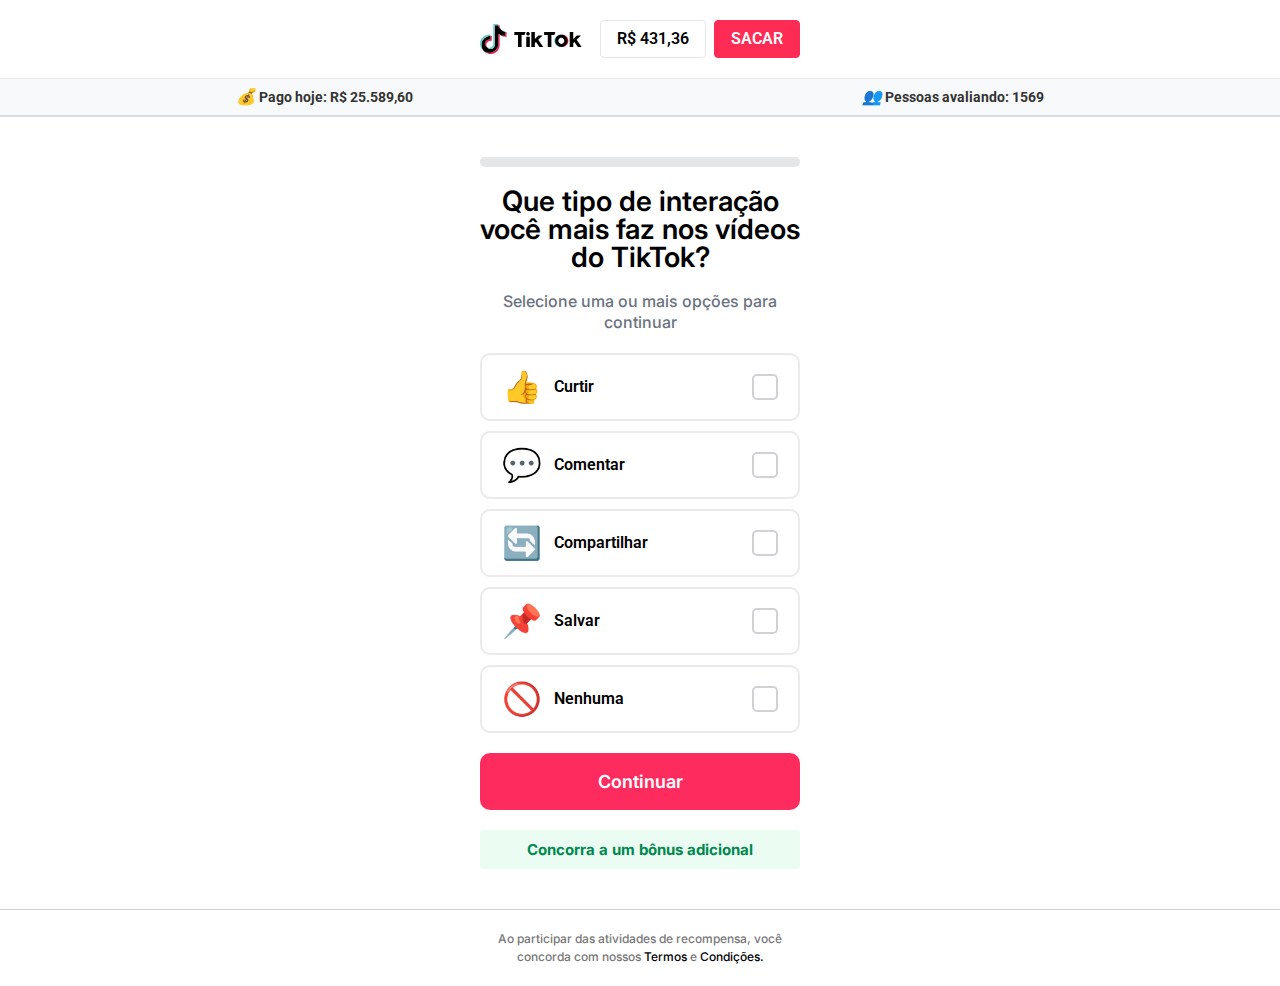
<file: 10/index.html>
<!DOCTYPE html><html lang="pt-BR"><head>
	<meta charset="UTF-8">
		<title>Pesquisa – Campanha Bonus</title>
<style>
#wpadminbar #wp-admin-bar-wccp_free_top_button .ab-icon:before {
	content: "\f160";
	color: #02CA02;
	top: 3px;
}
#wpadminbar #wp-admin-bar-wccp_free_top_button .ab-icon {
	transform: rotate(45deg);
}
</style>
<meta name="robots" content="max-image-preview:large">
<link rel="alternate" type="application/rss+xml" title="Feed para Campanha Bonus »" href="feed/index.html"> 	
<link rel="alternate" type="application/rss+xml" title="Feed de comentários para Campanha Bonus »" href="comments/feed/index.html">
<script>
window._wpemojiSettings = {"baseUrl":"https:\/\/s.w.org\/images\/core\/emoji\/15.0.3\/72x72\/","ext":".png","svgUrl":"https:\/\/s.w.org\/images\/core\/emoji\/15.0.3\/svg\/","svgExt":".svg","source":{"concatemoji":"https:\/\/campanhabonificada.online\/wp-includes\/js\/wp-emoji-release.min.js?ver=6.6.2"}};
/*! This file is auto-generated */
!function(i,n){var o,s,e;function c(e){try{var t={supportTests:e,timestamp:(new Date).valueOf()};sessionStorage.setItem(o,JSON.stringify(t))}catch(e){}}function p(e,t,n){e.clearRect(0,0,e.canvas.width,e.canvas.height),e.fillText(t,0,0);var t=new Uint32Array(e.getImageData(0,0,e.canvas.width,e.canvas.height).data),r=(e.clearRect(0,0,e.canvas.width,e.canvas.height),e.fillText(n,0,0),new Uint32Array(e.getImageData(0,0,e.canvas.width,e.canvas.height).data));return t.every(function(e,t){return e===r[t]})}function u(e,t,n){switch(t){case"flag":return n(e,"\ud83c\udff3\ufe0f\u200d\u26a7\ufe0f","\ud83c\udff3\ufe0f\u200b\u26a7\ufe0f")?!1:!n(e,"\ud83c\uddfa\ud83c\uddf3","\ud83c\uddfa\u200b\ud83c\uddf3")&&!n(e,"\ud83c\udff4\udb40\udc67\udb40\udc62\udb40\udc65\udb40\udc6e\udb40\udc67\udb40\udc7f","\ud83c\udff4\u200b\udb40\udc67\u200b\udb40\udc62\u200b\udb40\udc65\u200b\udb40\udc6e\u200b\udb40\udc67\u200b\udb40\udc7f");case"emoji":return!n(e,"\ud83d\udc26\u200d\u2b1b","\ud83d\udc26\u200b\u2b1b")}return!1}function f(e,t,n){var r="undefined"!=typeof WorkerGlobalScope&&self instanceof WorkerGlobalScope?new OffscreenCanvas(300,150):i.createElement("canvas"),a=r.getContext("2d",{willReadFrequently:!0}),o=(a.textBaseline="top",a.font="600 32px Arial",{});return e.forEach(function(e){o[e]=t(a,e,n)}),o}function t(e){var t=i.createElement("script");t.src=e,t.defer=!0,i.head.appendChild(t)}"undefined"!=typeof Promise&&(o="wpEmojiSettingsSupports",s=["flag","emoji"],n.supports={everything:!0,everythingExceptFlag:!0},e=new Promise(function(e){i.addEventListener("DOMContentLoaded",e,{once:!0})}),new Promise(function(t){var n=function(){try{var e=JSON.parse(sessionStorage.getItem(o));if("object"==typeof e&&"number"==typeof e.timestamp&&(new Date).valueOf()<e.timestamp+604800&&"object"==typeof e.supportTests)return e.supportTests}catch(e){}return null}();if(!n){if("undefined"!=typeof Worker&&"undefined"!=typeof OffscreenCanvas&&"undefined"!=typeof URL&&URL.createObjectURL&&"undefined"!=typeof Blob)try{var e="postMessage("+f.toString()+"("+[JSON.stringify(s),u.toString(),p.toString()].join(",")+"));",r=new Blob([e],{type:"text/javascript"}),a=new Worker(URL.createObjectURL(r),{name:"wpTestEmojiSupports"});return void(a.onmessage=function(e){c(n=e.data),a.terminate(),t(n)})}catch(e){}c(n=f(s,u,p))}t(n)}).then(function(e){for(var t in e)n.supports[t]=e[t],n.supports.everything=n.supports.everything&&n.supports[t],"flag"!==t&&(n.supports.everythingExceptFlag=n.supports.everythingExceptFlag&&n.supports[t]);n.supports.everythingExceptFlag=n.supports.everythingExceptFlag&&!n.supports.flag,n.DOMReady=!1,n.readyCallback=function(){n.DOMReady=!0}}).then(function(){return e}).then(function(){var e;n.supports.everything||(n.readyCallback(),(e=n.source||{}).concatemoji?t(e.concatemoji):e.wpemoji&&e.twemoji&&(t(e.twemoji),t(e.wpemoji)))}))}((window,document),window._wpemojiSettings);
</script>
<style id="wp-emoji-styles-inline-css">

	img.wp-smiley, img.emoji {
		display: inline !important;
		border: none !important;
		box-shadow: none !important;
		height: 1em !important;
		width: 1em !important;
		margin: 0 0.07em !important;
		vertical-align: -0.1em !important;
		background: none !important;
		padding: 0 !important;
	}
</style>
<style id="classic-theme-styles-inline-css">
/*! This file is auto-generated */
.wp-block-button__link{color:#fff;background-color:#32373c;border-radius:9999px;box-shadow:none;text-decoration:none;padding:calc(.667em + 2px) calc(1.333em + 2px);font-size:1.125em}.wp-block-file__button{background:#32373c;color:#fff;text-decoration:none}
</style>
<style id="global-styles-inline-css">
:root{--wp--preset--aspect-ratio--square: 1;--wp--preset--aspect-ratio--4-3: 4/3;--wp--preset--aspect-ratio--3-4: 3/4;--wp--preset--aspect-ratio--3-2: 3/2;--wp--preset--aspect-ratio--2-3: 2/3;--wp--preset--aspect-ratio--16-9: 16/9;--wp--preset--aspect-ratio--9-16: 9/16;--wp--preset--color--black: #000000;--wp--preset--color--cyan-bluish-gray: #abb8c3;--wp--preset--color--white: #ffffff;--wp--preset--color--pale-pink: #f78da7;--wp--preset--color--vivid-red: #cf2e2e;--wp--preset--color--luminous-vivid-orange: #ff6900;--wp--preset--color--luminous-vivid-amber: #fcb900;--wp--preset--color--light-green-cyan: #7bdcb5;--wp--preset--color--vivid-green-cyan: #00d084;--wp--preset--color--pale-cyan-blue: #8ed1fc;--wp--preset--color--vivid-cyan-blue: #0693e3;--wp--preset--color--vivid-purple: #9b51e0;--wp--preset--gradient--vivid-cyan-blue-to-vivid-purple: linear-gradient(135deg,rgba(6,147,227,1) 0%,rgb(155,81,224) 100%);--wp--preset--gradient--light-green-cyan-to-vivid-green-cyan: linear-gradient(135deg,rgb(122,220,180) 0%,rgb(0,208,130) 100%);--wp--preset--gradient--luminous-vivid-amber-to-luminous-vivid-orange: linear-gradient(135deg,rgba(252,185,0,1) 0%,rgba(255,105,0,1) 100%);--wp--preset--gradient--luminous-vivid-orange-to-vivid-red: linear-gradient(135deg,rgba(255,105,0,1) 0%,rgb(207,46,46) 100%);--wp--preset--gradient--very-light-gray-to-cyan-bluish-gray: linear-gradient(135deg,rgb(238,238,238) 0%,rgb(169,184,195) 100%);--wp--preset--gradient--cool-to-warm-spectrum: linear-gradient(135deg,rgb(74,234,220) 0%,rgb(151,120,209) 20%,rgb(207,42,186) 40%,rgb(238,44,130) 60%,rgb(251,105,98) 80%,rgb(254,248,76) 100%);--wp--preset--gradient--blush-light-purple: linear-gradient(135deg,rgb(255,206,236) 0%,rgb(152,150,240) 100%);--wp--preset--gradient--blush-bordeaux: linear-gradient(135deg,rgb(254,205,165) 0%,rgb(254,45,45) 50%,rgb(107,0,62) 100%);--wp--preset--gradient--luminous-dusk: linear-gradient(135deg,rgb(255,203,112) 0%,rgb(199,81,192) 50%,rgb(65,88,208) 100%);--wp--preset--gradient--pale-ocean: linear-gradient(135deg,rgb(255,245,203) 0%,rgb(182,227,212) 50%,rgb(51,167,181) 100%);--wp--preset--gradient--electric-grass: linear-gradient(135deg,rgb(202,248,128) 0%,rgb(113,206,126) 100%);--wp--preset--gradient--midnight: linear-gradient(135deg,rgb(2,3,129) 0%,rgb(40,116,252) 100%);--wp--preset--font-size--small: 13px;--wp--preset--font-size--medium: 20px;--wp--preset--font-size--large: 36px;--wp--preset--font-size--x-large: 42px;--wp--preset--spacing--20: 0.44rem;--wp--preset--spacing--30: 0.67rem;--wp--preset--spacing--40: 1rem;--wp--preset--spacing--50: 1.5rem;--wp--preset--spacing--60: 2.25rem;--wp--preset--spacing--70: 3.38rem;--wp--preset--spacing--80: 5.06rem;--wp--preset--shadow--natural: 6px 6px 9px rgba(0, 0, 0, 0.2);--wp--preset--shadow--deep: 12px 12px 50px rgba(0, 0, 0, 0.4);--wp--preset--shadow--sharp: 6px 6px 0px rgba(0, 0, 0, 0.2);--wp--preset--shadow--outlined: 6px 6px 0px -3px rgba(255, 255, 255, 1), 6px 6px rgba(0, 0, 0, 1);--wp--preset--shadow--crisp: 6px 6px 0px rgba(0, 0, 0, 1);}:where(.is-layout-flex){gap: 0.5em;}:where(.is-layout-grid){gap: 0.5em;}body .is-layout-flex{display: flex;}.is-layout-flex{flex-wrap: wrap;align-items: center;}.is-layout-flex > :is(*, div){margin: 0;}body .is-layout-grid{display: grid;}.is-layout-grid > :is(*, div){margin: 0;}:where(.wp-block-columns.is-layout-flex){gap: 2em;}:where(.wp-block-columns.is-layout-grid){gap: 2em;}:where(.wp-block-post-template.is-layout-flex){gap: 1.25em;}:where(.wp-block-post-template.is-layout-grid){gap: 1.25em;}.has-black-color{color: var(--wp--preset--color--black) !important;}.has-cyan-bluish-gray-color{color: var(--wp--preset--color--cyan-bluish-gray) !important;}.has-white-color{color: var(--wp--preset--color--white) !important;}.has-pale-pink-color{color: var(--wp--preset--color--pale-pink) !important;}.has-vivid-red-color{color: var(--wp--preset--color--vivid-red) !important;}.has-luminous-vivid-orange-color{color: var(--wp--preset--color--luminous-vivid-orange) !important;}.has-luminous-vivid-amber-color{color: var(--wp--preset--color--luminous-vivid-amber) !important;}.has-light-green-cyan-color{color: var(--wp--preset--color--light-green-cyan) !important;}.has-vivid-green-cyan-color{color: var(--wp--preset--color--vivid-green-cyan) !important;}.has-pale-cyan-blue-color{color: var(--wp--preset--color--pale-cyan-blue) !important;}.has-vivid-cyan-blue-color{color: var(--wp--preset--color--vivid-cyan-blue) !important;}.has-vivid-purple-color{color: var(--wp--preset--color--vivid-purple) !important;}.has-black-background-color{background-color: var(--wp--preset--color--black) !important;}.has-cyan-bluish-gray-background-color{background-color: var(--wp--preset--color--cyan-bluish-gray) !important;}.has-white-background-color{background-color: var(--wp--preset--color--white) !important;}.has-pale-pink-background-color{background-color: var(--wp--preset--color--pale-pink) !important;}.has-vivid-red-background-color{background-color: var(--wp--preset--color--vivid-red) !important;}.has-luminous-vivid-orange-background-color{background-color: var(--wp--preset--color--luminous-vivid-orange) !important;}.has-luminous-vivid-amber-background-color{background-color: var(--wp--preset--color--luminous-vivid-amber) !important;}.has-light-green-cyan-background-color{background-color: var(--wp--preset--color--light-green-cyan) !important;}.has-vivid-green-cyan-background-color{background-color: var(--wp--preset--color--vivid-green-cyan) !important;}.has-pale-cyan-blue-background-color{background-color: var(--wp--preset--color--pale-cyan-blue) !important;}.has-vivid-cyan-blue-background-color{background-color: var(--wp--preset--color--vivid-cyan-blue) !important;}.has-vivid-purple-background-color{background-color: var(--wp--preset--color--vivid-purple) !important;}.has-black-border-color{border-color: var(--wp--preset--color--black) !important;}.has-cyan-bluish-gray-border-color{border-color: var(--wp--preset--color--cyan-bluish-gray) !important;}.has-white-border-color{border-color: var(--wp--preset--color--white) !important;}.has-pale-pink-border-color{border-color: var(--wp--preset--color--pale-pink) !important;}.has-vivid-red-border-color{border-color: var(--wp--preset--color--vivid-red) !important;}.has-luminous-vivid-orange-border-color{border-color: var(--wp--preset--color--luminous-vivid-orange) !important;}.has-luminous-vivid-amber-border-color{border-color: var(--wp--preset--color--luminous-vivid-amber) !important;}.has-light-green-cyan-border-color{border-color: var(--wp--preset--color--light-green-cyan) !important;}.has-vivid-green-cyan-border-color{border-color: var(--wp--preset--color--vivid-green-cyan) !important;}.has-pale-cyan-blue-border-color{border-color: var(--wp--preset--color--pale-cyan-blue) !important;}.has-vivid-cyan-blue-border-color{border-color: var(--wp--preset--color--vivid-cyan-blue) !important;}.has-vivid-purple-border-color{border-color: var(--wp--preset--color--vivid-purple) !important;}.has-vivid-cyan-blue-to-vivid-purple-gradient-background{background: var(--wp--preset--gradient--vivid-cyan-blue-to-vivid-purple) !important;}.has-light-green-cyan-to-vivid-green-cyan-gradient-background{background: var(--wp--preset--gradient--light-green-cyan-to-vivid-green-cyan) !important;}.has-luminous-vivid-amber-to-luminous-vivid-orange-gradient-background{background: var(--wp--preset--gradient--luminous-vivid-amber-to-luminous-vivid-orange) !important;}.has-luminous-vivid-orange-to-vivid-red-gradient-background{background: var(--wp--preset--gradient--luminous-vivid-orange-to-vivid-red) !important;}.has-very-light-gray-to-cyan-bluish-gray-gradient-background{background: var(--wp--preset--gradient--very-light-gray-to-cyan-bluish-gray) !important;}.has-cool-to-warm-spectrum-gradient-background{background: var(--wp--preset--gradient--cool-to-warm-spectrum) !important;}.has-blush-light-purple-gradient-background{background: var(--wp--preset--gradient--blush-light-purple) !important;}.has-blush-bordeaux-gradient-background{background: var(--wp--preset--gradient--blush-bordeaux) !important;}.has-luminous-dusk-gradient-background{background: var(--wp--preset--gradient--luminous-dusk) !important;}.has-pale-ocean-gradient-background{background: var(--wp--preset--gradient--pale-ocean) !important;}.has-electric-grass-gradient-background{background: var(--wp--preset--gradient--electric-grass) !important;}.has-midnight-gradient-background{background: var(--wp--preset--gradient--midnight) !important;}.has-small-font-size{font-size: var(--wp--preset--font-size--small) !important;}.has-medium-font-size{font-size: var(--wp--preset--font-size--medium) !important;}.has-large-font-size{font-size: var(--wp--preset--font-size--large) !important;}.has-x-large-font-size{font-size: var(--wp--preset--font-size--x-large) !important;}
:where(.wp-block-post-template.is-layout-flex){gap: 1.25em;}:where(.wp-block-post-template.is-layout-grid){gap: 1.25em;}
:where(.wp-block-columns.is-layout-flex){gap: 2em;}:where(.wp-block-columns.is-layout-grid){gap: 2em;}
:root :where(.wp-block-pullquote){font-size: 1.5em;line-height: 1.6;}
</style>
<link rel="stylesheet" id="hello-elementor-css" href="css/style.min.css%2540ver%253D3.1.1.css" media="all">
<link rel="stylesheet" id="hello-elementor-theme-style-css" href="css/theme.min.css%2540ver%253D3.1.1.css" media="all">
<link rel="stylesheet" id="hello-elementor-header-footer-css" href="css/header-footer.min.css%2540ver%253D3.1.1.css" media="all">
<link rel="stylesheet" id="elementor-frontend-css" href="css/frontend.min.css%2540ver%253D3.24.7.css" media="all">
<link rel="stylesheet" id="elementor-post-5-css" href="css/post-5.css%2540ver%253D1730218676.css" media="all">
<link rel="stylesheet" id="widget-image-css" href="css/widget-image.min.css%2540ver%253D3.24.7.css" media="all">
<link rel="stylesheet" id="widget-heading-css" href="css/widget-heading.min.css%2540ver%253D3.24.7.css" media="all">
<link rel="stylesheet" id="widget-counter-css" href="css/widget-counter.min.css%2540ver%253D3.24.7.css" media="all">
<link rel="stylesheet" id="swiper-css" href="css/swiper.min.css%2540ver%253D8.4.5.css" media="all">
<link rel="stylesheet" id="e-swiper-css" href="css/e-swiper.min.css%2540ver%253D3.24.7.css" media="all">
<link rel="stylesheet" id="elementor-pro-css" href="css/frontend.min.css%2540ver%253D3.24.4.css" media="all">
<link rel="stylesheet" id="elementor-global-css" href="css/global.css%2540ver%253D1730218676.css" media="all">
<link rel="stylesheet" id="widget-progress-css" href="css/widget-progress.min.css%2540ver%253D3.24.7.css" media="all">
<link rel="stylesheet" id="elementor-post-27-css" href="css/post-27.css%2540ver%253D1730226376.css" media="all">
<link rel="stylesheet" id="elementor-post-824-css" href="css/post-824.css%2540ver%253D1730231262.css" media="all">
<link rel="stylesheet" id="elementor-post-292-css" href="css/post-292.css%2540ver%253D1730218676.css" media="all">
<link rel="stylesheet" id="elementor-post-285-css" href="css/post-285.css%2540ver%253D1730218676.css" media="all">
<link rel="stylesheet" id="elementor-post-280-css" href="css/post-280.css%2540ver%253D1730218676.css" media="all">
<link rel="stylesheet" id="elementor-post-277-css" href="css/post-277.css%2540ver%253D1730218676.css" media="all">
<link rel="stylesheet" id="elementor-post-274-css" href="css/post-274.css%2540ver%253D1730218676.css" media="all">
<link rel="stylesheet" id="elementor-post-271-css" href="css/post-271.css%2540ver%253D1730218677.css" media="all">
<link rel="stylesheet" id="elementor-post-268-css" href="css/post-268.css%2540ver%253D1730218677.css" media="all">
<link rel="stylesheet" id="elementor-post-265-css" href="css/post-265.css%2540ver%253D1730218677.css" media="all">
<link rel="stylesheet" id="elementor-post-262-css" href="css/post-262.css%2540ver%253D1730218677.css" media="all">
<link rel="stylesheet" id="elementor-post-259-css" href="css/post-259.css%2540ver%253D1730218677.css" media="all">
<link rel="stylesheet" id="elementor-post-256-css" href="css/post-256.css%2540ver%253D1730218677.css" media="all">
<link rel="stylesheet" id="elementor-post-253-css" href="css/post-253.css%2540ver%253D1730218677.css" media="all">
<link rel="stylesheet" id="google-fonts-1-css" href="https://fonts.googleapis.com/css?family=Roboto%3A100%2C100italic%2C200%2C200italic%2C300%2C300italic%2C400%2C400italic%2C500%2C500italic%2C600%2C600italic%2C700%2C700italic%2C800%2C800italic%2C900%2C900italic%7CRoboto+Slab%3A100%2C100italic%2C200%2C200italic%2C300%2C300italic%2C400%2C400italic%2C500%2C500italic%2C600%2C600italic%2C700%2C700italic%2C800%2C800italic%2C900%2C900italic%7CInter%3A100%2C100italic%2C200%2C200italic%2C300%2C300italic%2C400%2C400italic%2C500%2C500italic%2C600%2C600italic%2C700%2C700italic%2C800%2C800italic%2C900%2C900italic&display=swap&ver=6.6.2" media="all">
<link rel="preconnect" href="https://fonts.gstatic.com/" crossorigin=""><script src="jquery.min.js%2540ver%253D3.7.1" id="jquery-core-js"></script>
<script src="jquery-migrate.min.js%2540ver%253D3.4.1" id="jquery-migrate-js"></script>
<link rel="https://api.w.org/" href="wp-json/index.html"><link rel="alternate" title="JSON" type="application/json" href="wp-json/wp/v2/pages/27"><link rel="EditURI" type="application/rsd+xml" title="RSD" href="xmlrpc.php@rsd">
<meta name="generator" content="WordPress 6.6.2">
<link rel="canonical" href="index.html@p=27.html">
<link rel="shortlink" href="index.html@p=27.html">
<link rel="alternate" title="oEmbed (JSON)" type="application/json+oembed" href="wp-json/oembed/1.0/embed@url=https%253A%252F%252Fcampanhabonificada.online%252Fpesquisa-zm01%252F">
<link rel="alternate" title="oEmbed (XML)" type="text/xml+oembed" href="wp-json/oembed/1.0/embed@url=https%253A%252F%252Fcampanhabonificada.online%252Fpesquisa-zm01%252F&format=xml">
<script id="wpcp_disable_selection" type="text/javascript">
var image_save_msg='You are not allowed to save images!';
	var no_menu_msg='Context Menu disabled!';
	var smessage = "Content is protected !!";

function disableEnterKey(e)
{
	var elemtype = e.target.tagName;
	
	elemtype = elemtype.toUpperCase();
	
	if (elemtype == "TEXT" || elemtype == "TEXTAREA" || elemtype == "INPUT" || elemtype == "PASSWORD" || elemtype == "SELECT" || elemtype == "OPTION" || elemtype == "EMBED")
	{
		elemtype = 'TEXT';
	}
	
	if (e.ctrlKey){
     var key;
     if(window.event)
          key = window.event.keyCode;     //IE
     else
          key = e.which;     //firefox (97)
    //if (key != 17) alert(key);
     if (elemtype!= 'TEXT' && (key == 97 || key == 65 || key == 67 || key == 99 || key == 88 || key == 120 || key == 26 || key == 85  || key == 86 || key == 83 || key == 43 || key == 73))
     {
		if(wccp_free_iscontenteditable(e)) return true;
		show_wpcp_message('You are not allowed to copy content or view source');
		return false;
     }else
     	return true;
     }
}


/*For contenteditable tags*/
function wccp_free_iscontenteditable(e)
{
	var e = e || window.event; // also there is no e.target property in IE. instead IE uses window.event.srcElement
  	
	var target = e.target || e.srcElement;

	var elemtype = e.target.nodeName;
	
	elemtype = elemtype.toUpperCase();
	
	var iscontenteditable = "false";
		
	if(typeof target.getAttribute!="undefined" ) iscontenteditable = target.getAttribute("contenteditable"); // Return true or false as string
	
	var iscontenteditable2 = false;
	
	if(typeof target.isContentEditable!="undefined" ) iscontenteditable2 = target.isContentEditable; // Return true or false as boolean

	if(target.parentElement.isContentEditable) iscontenteditable2 = true;
	
	if (iscontenteditable == "true" || iscontenteditable2 == true)
	{
		if(typeof target.style!="undefined" ) target.style.cursor = "text";
		
		return true;
	}
}

////////////////////////////////////
function disable_copy(e)
{	
	var e = e || window.event; // also there is no e.target property in IE. instead IE uses window.event.srcElement
	
	var elemtype = e.target.tagName;
	
	elemtype = elemtype.toUpperCase();
	
	if (elemtype == "TEXT" || elemtype == "TEXTAREA" || elemtype == "INPUT" || elemtype == "PASSWORD" || elemtype == "SELECT" || elemtype == "OPTION" || elemtype == "EMBED")
	{
		elemtype = 'TEXT';
	}
	
	if(wccp_free_iscontenteditable(e)) return true;
	
	var isSafari = /Safari/.test(navigator.userAgent) && /Apple Computer/.test(navigator.vendor);
	
	var checker_IMG = '';
	if (elemtype == "IMG" && checker_IMG == 'checked' && e.detail >= 2) {show_wpcp_message(alertMsg_IMG);return false;}
	if (elemtype != "TEXT")
	{
		if (smessage !== "" && e.detail == 2)
			show_wpcp_message(smessage);
		
		if (isSafari)
			return true;
		else
			return false;
	}	
}

//////////////////////////////////////////
function disable_copy_ie()
{
	var e = e || window.event;
	var elemtype = window.event.srcElement.nodeName;
	elemtype = elemtype.toUpperCase();
	if(wccp_free_iscontenteditable(e)) return true;
	if (elemtype == "IMG") {show_wpcp_message(alertMsg_IMG);return false;}
	if (elemtype != "TEXT" && elemtype != "TEXTAREA" && elemtype != "INPUT" && elemtype != "PASSWORD" && elemtype != "SELECT" && elemtype != "OPTION" && elemtype != "EMBED")
	{
		return false;
	}
}	
function reEnable()
{
	return true;
}
document.onkeydown = disableEnterKey;
document.onselectstart = disable_copy_ie;
if(navigator.userAgent.indexOf('MSIE')==-1)
{
	document.onmousedown = disable_copy;
	document.onclick = reEnable;
}
function disableSelection(target)
{
    //For IE This code will work
    if (typeof target.onselectstart!="undefined")
    target.onselectstart = disable_copy_ie;
    
    //For Firefox This code will work
    else if (typeof target.style.MozUserSelect!="undefined")
    {target.style.MozUserSelect="none";}
    
    //All other  (ie: Opera) This code will work
    else
    target.onmousedown=function(){return false}
    target.style.cursor = "default";
}
//Calling the JS function directly just after body load
window.onload = function(){disableSelection(document.body);};

//////////////////special for safari Start////////////////
var onlongtouch;
var timer;
var touchduration = 1000; //length of time we want the user to touch before we do something

var elemtype = "";
function touchstart(e) {
	var e = e || window.event;
  // also there is no e.target property in IE.
  // instead IE uses window.event.srcElement
  	var target = e.target || e.srcElement;
	
	elemtype = window.event.srcElement.nodeName;
	
	elemtype = elemtype.toUpperCase();
	
	if(!wccp_pro_is_passive()) e.preventDefault();
	if (!timer) {
		timer = setTimeout(onlongtouch, touchduration);
	}
}

function touchend() {
    //stops short touches from firing the event
    if (timer) {
        clearTimeout(timer);
        timer = null;
    }
	onlongtouch();
}

onlongtouch = function(e) { //this will clear the current selection if anything selected
	
	if (elemtype != "TEXT" && elemtype != "TEXTAREA" && elemtype != "INPUT" && elemtype != "PASSWORD" && elemtype != "SELECT" && elemtype != "EMBED" && elemtype != "OPTION")	
	{
		if (window.getSelection) {
			if (window.getSelection().empty) {  // Chrome
			window.getSelection().empty();
			} else if (window.getSelection().removeAllRanges) {  // Firefox
			window.getSelection().removeAllRanges();
			}
		} else if (document.selection) {  // IE?
			document.selection.empty();
		}
		return false;
	}
};

document.addEventListener("DOMContentLoaded", function(event) { 
    window.addEventListener("touchstart", touchstart, false);
    window.addEventListener("touchend", touchend, false);
});

function wccp_pro_is_passive() {

  var cold = false,
  hike = function() {};

  try {
	  const object1 = {};
  var aid = Object.defineProperty(object1, 'passive', {
  get() {cold = true}
  });
  window.addEventListener('test', hike, aid);
  window.removeEventListener('test', hike, aid);
  } catch (e) {}

  return cold;
}
/*special for safari End*/
</script>
<script id="wpcp_disable_Right_Click" type="text/javascript">
document.ondragstart = function() { return false;}
	function nocontext(e) {
	   return false;
	}
	document.oncontextmenu = nocontext;
</script>
<style>
.unselectable
{
-moz-user-select:none;
-webkit-user-select:none;
cursor: default;
}
html
{
-webkit-touch-callout: none;
-webkit-user-select: none;
-khtml-user-select: none;
-moz-user-select: none;
-ms-user-select: none;
user-select: none;
-webkit-tap-highlight-color: rgba(0,0,0,0);
}
</style>
<script id="wpcp_css_disable_selection" type="text/javascript">
var e = document.getElementsByTagName('body')[0];
if(e)
{
	e.setAttribute('unselectable',"on");
}
</script>
<meta name="generator" content="Elementor 3.24.7; features: e_font_icon_svg, additional_custom_breakpoints, e_optimized_control_loading, e_element_cache; settings: css_print_method-external, google_font-enabled, font_display-swap">
			<style>
				.e-con.e-parent:nth-of-type(n+4):not(.e-lazyloaded):not(.e-no-lazyload),
				.e-con.e-parent:nth-of-type(n+4):not(.e-lazyloaded):not(.e-no-lazyload) * {
					background-image: none !important;
				}
				@media screen and (max-height: 1024px) {
					.e-con.e-parent:nth-of-type(n+3):not(.e-lazyloaded):not(.e-no-lazyload),
					.e-con.e-parent:nth-of-type(n+3):not(.e-lazyloaded):not(.e-no-lazyload) * {
						background-image: none !important;
					}
				}
				@media screen and (max-height: 640px) {
					.e-con.e-parent:nth-of-type(n+2):not(.e-lazyloaded):not(.e-no-lazyload),
					.e-con.e-parent:nth-of-type(n+2):not(.e-lazyloaded):not(.e-no-lazyload) * {
						background-image: none !important;
					}
				}
			</style>
			<link rel="icon" href="images/tR72ZFlXAKcd.jpg" sizes="32x32">
<link rel="icon" href="images/izuyLqRyaKgX.jpg" sizes="192x192">
<link rel="apple-touch-icon" href="images/izuyLqRyaKgX.jpg">
<meta name="msapplication-TileImage" content="https://campanhabonificada.online/wp-content/uploads/2024/10/tiktok-logo-300x300.jpg">
	<meta name="viewport" content="width=device-width, initial-scale=1.0, viewport-fit=cover"><script src="js/mGIdYegsBIyJ.js" defer=""></script><script src="js/InBMG5khC8gm.js" defer=""></script><script src="js/wp-emoji-release.min_1.js" defer=""></script><script src="js/wp-emoji-release.min.js" defer=""></script></head>
<body class="page-template page-template-elementor_canvas page page-id-27 unselectable elementor-default elementor-template-canvas elementor-kit-5 elementor-page elementor-page-27" style="cursor: default;">
			<div data-elementor-type="wp-page" data-elementor-id="27" class="elementor elementor-27" data-elementor-post-type="page">
				<div class="elementor-element elementor-element-2a9a461d e-flex e-con-boxed e-con e-parent e-lazyloaded" data-id="2a9a461d" data-element_type="container" data-settings="{" background_background":"classic","sticky":"top","sticky_on":["desktop","tablet","mobile"],"sticky_offset":0,"sticky_effects_offset":0}"="">
					<div class="e-con-inner">
		<div class="elementor-element elementor-element-7193c297 e-con-full e-flex e-con e-child" data-id="7193c297" data-element_type="container">
				<div class="elementor-element elementor-element-cee032 elementor-widget elementor-widget-image" data-id="cee032" data-element_type="widget" data-widget_type="image.default">
				<div class="elementor-widget-container">
													<img decoding="async" width="102" height="30" src="images/hmth6Ra3yHNf.svg" class="attachment-large size-large wp-image-35" alt="">													</div>
				</div>
				</div>
		<div class="elementor-element elementor-element-3c47029e e-con-full e-flex e-con e-child" data-id="3c47029e" data-element_type="container">
				<div class="elementor-element elementor-element-4b2a72c2 elementor-align-left elementor-widget elementor-widget-button" data-id="4b2a72c2" data-element_type="widget" data-widget_type="button.default">
				<div class="elementor-widget-container">
					<div class="elementor-button-wrapper">
			<a class="elementor-button elementor-button-link elementor-size-sm" href="index.html@p=134.html">
						<span class="elementor-button-content-wrapper">
									<span class="elementor-button-text">R$ 431,36</span>
					</span>
					</a>
		</div>
				</div>
				</div>
				<div class="elementor-element elementor-element-b362ef9 elementor-align-left elementor-widget elementor-widget-button" data-id="b362ef9" data-element_type="widget" data-widget_type="button.default">
				<div class="elementor-widget-container">
					<div class="elementor-button-wrapper">
<a id="utmLink" href="../11/index.html" class="elementor-button elementor-button-link elementor-size-sm">
  SACAR
</a>

<script>
document.addEventListener("DOMContentLoaded", function() {
  var utmParams = ['utm_source', 'utm_medium', 'utm_campaign', 'utm_term', 'utm_content'];
  var urlParams = new URLSearchParams(window.location.search);
  var queryString = '';

  utmParams.forEach(function(param) {
    if(urlParams.has(param)) {
      queryString += (queryString ? '&' : '?') + param + '=' + encodeURIComponent(urlParams.get(param));
    }
  });

  if(queryString) {
    document.getElementById('utmLink').href += queryString;
  }
});
</script>
					
					
		</div>
				</div>
				</div>
				</div>
					</div>
				</div>

  <meta charset="UTF-8">
  <title>Pesquisa – Campanha Bonus</title>
  <style>
      /* Estilos para os pop-ups de informações */
      .info-bar {
          display: flex;
          justify-content: space-around;
          align-items: center;
          background: #f8f9fa;
          padding: 6px 12px;
          font-size: 14px;
          font-weight: bold;
          color: #333;
          border-bottom: 2px solid #ddd;
          text-align: center;
          white-space: nowrap;
      }

      .info-item {
          display: flex;
          align-items: center;
          gap: 3px;
      }

      .info-item i {
          color: #28a745;
          font-size: 16px;
      }

      /* Pop-ups de depoimentos */
      .testimonial-popup {
          position: fixed;
          bottom: 20px;
          left: 50%;
          transform: translateX(-50%);
          background: #ffffff;
          color: #333;
          padding: 12px 18px;
          border-radius: 10px;
          box-shadow: 0px 4px 12px rgba(0, 0, 0, 0.3);
          font-size: 15px;
          font-weight: bold;
          display: none;
          z-index: 9999;
          text-align: center;
          max-width: 90%;
          animation: fadeInOut 5s ease-in-out;
      }

      @keyframes fadeInOut {
          0% { opacity: 0; transform: translateY(20px); }
          10% { opacity: 1; transform: translateY(0); }
          90% { opacity: 1; transform: translateY(0); }
          100% { opacity: 0; transform: translateY(20px); }
      }

      /* Responsividade para manter em linha */
      @media screen and (max-width: 480px) {
          .info-bar {
              flex-wrap: nowrap;
              overflow: hidden;
              font-size: 12px;
              padding: 5px 8px;
          }
          .info-item {
              gap: 2px;
          }
          .info-item i {
              font-size: 14px;
          }
      }
  </style>



  <!-- Barra de informações abaixo da logo, valor e botão -->
  <div class="info-bar">
      <div class="info-item">
          <i>💰</i>
          <span id="pago-hoje">Pago hoje: R$ 25.589,60</span>
      </div>
      <div class="info-item">
          <i>👥</i>
          <span id="pessoas-avaliando">Pessoas avaliando: 1569</span>
      </div>
  </div>

  <!-- Pop-up de Depoimentos -->
  <div id="testimonial-popup" class="testimonial-popup"></div>

  <script>
      function animatePagoHoje() {
          let valor = 25589.60;
          setInterval(() => {
              let incremento = (Math.random() * 50 + 10).toFixed(2); // Aumenta valores entre 10 e 60 reais a cada 2 segundos
              valor += parseFloat(incremento);
              document.getElementById("pago-hoje").innerHTML = `Pago hoje: R$ ${valor.toLocaleString("pt-BR", { minimumFractionDigits: 2 })}`;
          }, 2000); // Atualiza a cada 2 segundos
      }

      function animatePessoasAvaliando() {
          let pessoas = 1569;
          setInterval(() => {
              let variacao = Math.floor(Math.random() * 50) - 10; // Aumenta entre -10 e +40 pessoas
              pessoas += variacao;
              if (pessoas < 850) pessoas = 850; // Mantém um mínimo de pessoas
              document.getElementById("pessoas-avaliando").innerHTML = `Pessoas avaliando: ${pessoas}`;
          }, 1500); // Atualiza a cada 1.5 segundos
      }

      function showTestimonial() {
          const testimonials = [
              "⭐ Ana sacou <span style='color: #28a745;'>R$234</span> agora!",
              "🔥 João acabou de sacar <span style='color: #28a745;'>R$870</span>!",
              "💰 Maria recebeu <span style='color: #28a745;'>R$1.230</span> via Pix!",
              "🎁 Pedro sacou <span style='color: #28a745;'>R$500</span> na sua conta!",
              "🚀 Carla completou 4 pesquisas hoje!",
              "💎 Felipe retirou <span style='color: #28a745;'>R$750</span> da plataforma!",
              "🎉 Laura desbloqueou seu saldo de <span style='color: #28a745;'>R$1.100</span>!",
              "⚡ Marcos finalizou 3 avaliações e já pode sacar!",
              "💵 Bruna atingiu <span style='color: #28a745;'>R$600</span> acumulados!",
              "🔥 Rafael conseguiu mais <span style='color: #28a745;'>R$450</span> em recompensas!"
          ];
          const testimonialPopup = document.getElementById("testimonial-popup");
          const randomTestimonial = testimonials[Math.floor(Math.random() * testimonials.length)];
          testimonialPopup.innerHTML = randomTestimonial;
          testimonialPopup.style.display = "block";
          setTimeout(() => {
              testimonialPopup.style.display = "none";
          }, 5000); // Tempo de exibição do depoimento
      }

      document.addEventListener("DOMContentLoaded", function() {
          animatePagoHoje();
          animatePessoasAvaliando();
          setInterval(showTestimonial, 7000); // Exibir um novo depoimento a cada 7 segundos
      });
  </script>



		<div class="elementor-element elementor-element-6b76b009 e-flex e-con-boxed e-con e-parent e-lazyloaded" data-id="6b76b009" data-element_type="container" data-settings="{" background_background":"classic"}"="">
					<div class="e-con-inner">
				<div class="elementor-element elementor-element-6ee26362 elementor-widget-mobile__width-inherit elementor-widget__width-inherit elementor-widget elementor-widget-progress" data-id="6ee26362" data-element_type="widget" data-widget_type="progress.default">
				<div class="elementor-widget-container">
			
		<div class="elementor-progress-wrapper" role="progressbar" aria-valuemin="0" aria-valuemax="100" aria-valuenow="99">
			<div class="elementor-progress-bar" data-max="99">
				<span class="elementor-progress-text"></span>
							</div>
		</div>
				</div>
				</div>
				<div class="elementor-element elementor-element-4a7add7e elementor-widget elementor-widget-heading" data-id="4a7add7e" data-element_type="widget" data-widget_type="heading.default">
				<div class="elementor-widget-container">
			<h2 class="elementor-heading-title elementor-size-default">Que tipo de interação você mais faz nos vídeos do TikTok?</h2>		</div>
				</div>
				<div class="elementor-element elementor-element-2a54a38c elementor-widget elementor-widget-heading" data-id="2a54a38c" data-element_type="widget" data-widget_type="heading.default">
				<div class="elementor-widget-container">
			<h2 class="elementor-heading-title elementor-size-default">Selecione uma ou mais opções  para continuar</h2>		</div>
				</div>
				<div class="elementor-element elementor-element-5c24eeb1 elementor-widget__width-inherit elementor-widget-mobile__width-inherit elementor-widget elementor-widget-html" data-id="5c24eeb1" data-element_type="widget" data-widget_type="html.default">
				<div class="elementor-widget-container">
			<!-- Opções de Avaliação -->
<div class="rating-option">
    <input type="checkbox" id="like" name="rating">
    <label for="like">
        <span class="emoji">👍</span>
        <span>Curtir</span>
        <div class="checkbox-custom"></div>
    </label>
</div>

<div class="rating-option">
    <input type="checkbox" id="comment" name="rating">
    <label for="comment">
        <span class="emoji">💬</span>
        <span>Comentar</span>
        <div class="checkbox-custom"></div>
    </label>
</div>

<div class="rating-option">
    <input type="checkbox" id="share" name="rating">
    <label for="share">
        <span class="emoji">🔄</span>
        <span>Compartilhar</span>
        <div class="checkbox-custom"></div>
    </label>
</div>

<div class="rating-option">
    <input type="checkbox" id="save" name="rating">
    <label for="save">
        <span class="emoji">📌</span>
        <span>Salvar</span>
        <div class="checkbox-custom"></div>
    </label>
</div>

<div class="rating-option">
    <input type="checkbox" id="none" name="rating">
    <label for="none">
        <span class="emoji">🚫</span>
        <span>Nenhuma</span>
        <div class="checkbox-custom"></div>
    </label>
</div>

<!-- Botão "Continuar" com evento onclick -->
<div class="continue-button" onclick="validateSelection()">Continuar</div>
<div id="error-message" style="color: red; display: none;">Por favor, selecione uma opção.</div>

<!-- Inclusão da biblioteca de confetti -->
<script src="js/JTnmF4Op48hO.js"></script>

<script>
function validateSelection() {
    // Obtém todos os checkboxes
    const checkboxes = document.querySelectorAll('.rating-option input[type="checkbox"]');
    const errorMessage = document.getElementById('error-message');
    
    // Verifica se pelo menos um checkbox está selecionado
    const isChecked = Array.from(checkboxes).some(checkbox => checkbox.checked);

    if (isChecked) {
        errorMessage.style.display = 'none'; // Esconde a mensagem de erro

        // Ativa o efeito de confetti
        confetti.start(); 
        setTimeout(function(){ confetti.stop(); }, 1000); // Para o confetti após 1 segundo
        
        // Abre o popup do Elementor usando o ID do popup
        elementorProFrontend.modules.popup.showPopup({ id: 280 }); // ID do popup atualizado

    } else {
        errorMessage.style.display = 'block'; // Exibe a mensagem de erro
    }
}
</script>
		</div>
				</div>
				<div class="elementor-element elementor-element-1eb0ec4b elementor-mobile-align-justify elementor-widget-mobile__width-inherit elementor-align-justify elementor-widget__width-inherit elementor-widget elementor-widget-button" data-id="1eb0ec4b" data-element_type="widget" data-widget_type="button.default">
				<div class="elementor-widget-container">
					<div class="elementor-button-wrapper">
			<a class="elementor-button elementor-button-link elementor-size-sm" href="">
						<span class="elementor-button-content-wrapper">
									<span class="elementor-button-text">Concorra a um bônus adicional</span>
					</span>
					</a>
		</div>
				</div>
				</div>
					</div>
				</div>
		<div class="elementor-element elementor-element-544f7a3e e-flex e-con-boxed e-con e-parent e-lazyloaded" data-id="544f7a3e" data-element_type="container" data-settings="{" background_background":"classic"}"="">
					<div class="e-con-inner">
				<div class="elementor-element elementor-element-35808e64 elementor-widget elementor-widget-heading" data-id="35808e64" data-element_type="widget" data-widget_type="heading.default">
				<div class="elementor-widget-container">
			<h2 class="elementor-heading-title elementor-size-default">Ao participar das atividades de recompensa, você concorda com nossos <span style="color: #000000">Termos</span> e  <span style="color: #000000">Condições.</span></h2>		</div>
				</div>
					</div>
				</div>
				</div>
			<div id="wpcp-error-message" class="msgmsg-box-wpcp hideme"><span>error: </span>Content is protected !!</div>
	<script>
	var timeout_result;
	function show_wpcp_message(smessage)
	{
		if (smessage !== "")
			{
			var smessage_text = '<span>Alert: </span>'+smessage;
			document.getElementById("wpcp-error-message").innerHTML = smessage_text;
			document.getElementById("wpcp-error-message").className = "msgmsg-box-wpcp warning-wpcp showme";
			clearTimeout(timeout_result);
			timeout_result = setTimeout(hide_message, 3000);
			}
	}
	function hide_message()
	{
		document.getElementById("wpcp-error-message").className = "msgmsg-box-wpcp warning-wpcp hideme";
	}
	</script>
		<style>
	@media print {
	body * {display: none !important;}
		body:after {
		content: "You are not allowed to print preview this page, Thank you"; }
	}
	</style>
		<style type="text/css">
	#wpcp-error-message {
	    direction: ltr;
	    text-align: center;
	    transition: opacity 900ms ease 0s;
	    z-index: 99999999;
	}
	.hideme {
    	opacity:0;
    	visibility: hidden;
	}
	.showme {
    	opacity:1;
    	visibility: visible;
	}
	.msgmsg-box-wpcp {
		border:1px solid #f5aca6;
		border-radius: 10px;
		color: #555;
		font-family: Tahoma;
		font-size: 11px;
		margin: 10px;
		padding: 10px 36px;
		position: fixed;
		width: 255px;
		top: 50%;
  		left: 50%;
  		margin-top: -10px;
  		margin-left: -130px;
  		-webkit-box-shadow: 0px 0px 34px 2px rgba(242,191,191,1);
		-moz-box-shadow: 0px 0px 34px 2px rgba(242,191,191,1);
		box-shadow: 0px 0px 34px 2px rgba(242,191,191,1);
	}
	.msgmsg-box-wpcp span {
		font-weight:bold;
		text-transform:uppercase;
	}
		.warning-wpcp {
		background:#ffecec url('images/kDQ033tBbA01.png') no-repeat 10px 50%;
	}
    </style>
		<div data-elementor-type="popup" data-elementor-id="285" class="elementor elementor-285 elementor-location-popup" data-elementor-settings="{" entrance_animation_mobile":"none","prevent_scroll":"yes","a11y_navigation":"yes","triggers":[],"timing":[]}"="" data-elementor-post-type="elementor_library">
			<div class="elementor-element elementor-element-7b81e10d e-flex e-con-boxed e-con e-parent e-lazyloaded" data-id="7b81e10d" data-element_type="container">
					<div class="e-con-inner">
		<div class="elementor-element elementor-element-2e2a8f82 e-con-full e-flex e-con e-child" data-id="2e2a8f82" data-element_type="container">
				<div class="elementor-element elementor-element-7b5a2a8b elementor-widget elementor-widget-image" data-id="7b5a2a8b" data-element_type="widget" data-widget_type="image.default">
				<div class="elementor-widget-container">
													<img width="765" height="212" src="images/zAWBmt4BEMO3.svg" class="attachment-large size-large wp-image-283" alt="">													</div>
				</div>
				<div class="elementor-element elementor-element-53d59c40 elementor-widget elementor-widget-image" data-id="53d59c40" data-element_type="widget" data-widget_type="image.default">
				<div class="elementor-widget-container">
													<img width="765" height="212" src="images/8DO6SNl2DL0b.svg" class="attachment-large size-large wp-image-284" alt="">													</div>
				</div>
				</div>
		<div class="elementor-element elementor-element-1e88ebc6 e-con-full e-flex e-con e-child" data-id="1e88ebc6" data-element_type="container">
				<div class="elementor-element elementor-element-4a632043 elementor-widget elementor-widget-heading" data-id="4a632043" data-element_type="widget" data-widget_type="heading.default">
				<div class="elementor-widget-container">
			<h2 class="elementor-heading-title elementor-size-default">Concorra a um bônus adicional</h2>		</div>
				</div>
				<div class="elementor-element elementor-element-2e859fce elementor-widget elementor-widget-heading" data-id="2e859fce" data-element_type="widget" data-widget_type="heading.default">
				<div class="elementor-widget-container">
			<h2 class="elementor-heading-title elementor-size-default">Participe das nossas pesquisas e tenha a chance de ganhar um bônus extra como recompensa!</h2>		</div>
				</div>
				<div class="elementor-element elementor-element-53e33a5e elementor-align-justify elementor-mobile-align-justify elementor-widget-mobile__width-inherit elementor-widget__width-inherit elementor-widget elementor-widget-button" data-id="53e33a5e" data-element_type="widget" data-widget_type="button.default">
				<div class="elementor-widget-container">
					<div class="elementor-button-wrapper">
			<a class="elementor-button elementor-button-link elementor-size-sm" href="index.html@p=27.html#elementor-action%3Aaction%3Dpopup%3Aclose%26settings%3DeyJkb19ub3Rfc2hvd19hZ2FpbiI6IiJ9">
						<span class="elementor-button-content-wrapper">
									<span class="elementor-button-text">OK</span>
					</span>
					</a>
		</div>
				</div>
				</div>
				</div>
					</div>
				</div>
				</div>
				<div data-elementor-type="popup" data-elementor-id="824" class="elementor elementor-824 elementor-location-popup" data-elementor-settings="{" entrance_animation_mobile":"none","prevent_scroll":"yes","a11y_navigation":"yes","triggers":[],"timing":[]}"="" data-elementor-post-type="elementor_library">
			<div class="elementor-element elementor-element-763c1865 e-flex e-con-boxed e-con e-parent e-lazyloaded" data-id="763c1865" data-element_type="container">
					<div class="e-con-inner">
		<div class="elementor-element elementor-element-30015127 e-con-full e-flex e-con e-child" data-id="30015127" data-element_type="container">
				<div class="elementor-element elementor-element-5a85f3c elementor-widget elementor-widget-image" data-id="5a85f3c" data-element_type="widget" data-widget_type="image.default">
				<div class="elementor-widget-container">
													<img width="71" height="71" src="images/2Ztnt4zwEl3V.svg" class="attachment-large size-large wp-image-828" alt="">													</div>
				</div>
				</div>
		<div class="elementor-element elementor-element-64a4e2a8 e-con-full e-flex e-con e-child" data-id="64a4e2a8" data-element_type="container">
				<div class="elementor-element elementor-element-7f5990f6 elementor-widget elementor-widget-heading" data-id="7f5990f6" data-element_type="widget" data-widget_type="heading.default">
				<div class="elementor-widget-container">
			<h2 class="elementor-heading-title elementor-size-default">Complete a pesquisa</h2>		</div>
				</div>
				<div class="elementor-element elementor-element-433242f5 elementor-widget elementor-widget-heading" data-id="433242f5" data-element_type="widget" data-widget_type="heading.default">
				<div class="elementor-widget-container">
			<h2 class="elementor-heading-title elementor-size-default">Complete a pesquisa para realizar o saque dos seus ganhos.</h2>		</div>
				</div>
				<div class="elementor-element elementor-element-5062007a elementor-align-justify elementor-mobile-align-justify elementor-widget-mobile__width-inherit elementor-widget__width-inherit elementor-widget elementor-widget-button" data-id="5062007a" data-element_type="widget" data-widget_type="button.default">
				<div class="elementor-widget-container">
					<div class="elementor-button-wrapper">
			<a class="elementor-button elementor-button-link elementor-size-sm" href="index.html@p=27.html#elementor-action%3Aaction%3Dpopup%3Aclose%26settings%3DeyJkb19ub3Rfc2hvd19hZ2FpbiI6IiJ9">
						<span class="elementor-button-content-wrapper">
									<span class="elementor-button-text">OK</span>
					</span>
					</a>
		</div>
				</div>
				</div>
				</div>
					</div>
				</div>
				</div>
				<div data-elementor-type="popup" data-elementor-id="292" class="elementor elementor-292 elementor-location-popup" data-elementor-settings="{" open_selector":"popup1","prevent_close_on_background_click":"yes","prevent_close_on_esc_key":"yes","prevent_scroll":"yes","triggers":[],"timing":[]}"="" data-elementor-post-type="elementor_library">
			<div class="elementor-element elementor-element-49c72b8c e-flex e-con-boxed e-con e-parent" data-id="49c72b8c" data-element_type="container" data-settings="{" background_background":"classic"}"="">
					<div class="e-con-inner">
		<div class="elementor-element elementor-element-61e3b194 e-con-full e-flex e-con e-child" data-id="61e3b194" data-element_type="container" data-settings="{" background_background":"classic"}"="">
				<div class="elementor-element elementor-element-73eccc50 elementor-widget elementor-widget-heading" data-id="73eccc50" data-element_type="widget" data-widget_type="heading.default">
				<div class="elementor-widget-container">
			<h2 class="elementor-heading-title elementor-size-default">Nova recompensa</h2>		</div>
				</div>
				</div>
		<div class="elementor-element elementor-element-17c1419c e-con-full e-flex e-con e-child" data-id="17c1419c" data-element_type="container" data-settings="{" background_background":"gradient"}"="">
				<div class="elementor-element elementor-element-12f866e3 elementor-widget elementor-widget-heading" data-id="12f866e3" data-element_type="widget" data-widget_type="heading.default">
				<div class="elementor-widget-container">
			<h2 class="elementor-heading-title elementor-size-default">Você ganhou</h2>		</div>
				</div>
				<div class="elementor-element elementor-element-51613f87 elementor-widget elementor-widget-counter" data-id="51613f87" data-element_type="widget" data-widget_type="counter.default">
				<div class="elementor-widget-container">
					<div class="elementor-counter">
						<div class="elementor-counter-number-wrapper">
				<span class="elementor-counter-number-prefix">R$</span>
				<span class="elementor-counter-number" data-duration="5000" data-to-value="54.87" data-from-value="0">0</span>
				<span class="elementor-counter-number-suffix"></span>
			</div>
		</div>
				</div>
				</div>
				<div class="elementor-element elementor-element-233f4a5f elementor-widget elementor-widget-heading" data-id="233f4a5f" data-element_type="widget" data-widget_type="heading.default">
				<div class="elementor-widget-container">
			<h2 class="elementor-heading-title elementor-size-default">Clique no botão abaixo para sacar suas recompensas</h2>		</div>
				</div>
				<div class="elementor-element elementor-element-51e1c557 elementor-mobile-align-justify atualizar-saldo elementor-align-justify elementor-widget__width-initial elementor-widget-mobile__width-inherit elementor-widget elementor-widget-button" data-id="51e1c557" data-element_type="widget" data-widget_type="button.default">
				<div class="elementor-widget-container">
					<div class="elementor-button-wrapper">
			<a class="elementor-button elementor-button-link elementor-size-sm" href="../index.html">
						<span class="elementor-button-content-wrapper">
									<span class="elementor-button-text">SACAR DINHEIRO</span>
					</span>
					</a>
		</div>
				</div>
				</div>
				</div>
					</div>
				</div>
				</div>
				<div data-elementor-type="popup" data-elementor-id="280" class="elementor elementor-280 elementor-location-popup" data-elementor-settings="{" open_selector":"popup1","prevent_close_on_background_click":"yes","prevent_close_on_esc_key":"yes","prevent_scroll":"yes","triggers":[],"timing":[]}"="" data-elementor-post-type="elementor_library">
			<div class="elementor-element elementor-element-2bfe2260 e-flex e-con-boxed e-con e-parent" data-id="2bfe2260" data-element_type="container" data-settings="{" background_background":"classic"}"="">
					<div class="e-con-inner">
		<div class="elementor-element elementor-element-56ec925 e-con-full e-flex e-con e-child" data-id="56ec925" data-element_type="container" data-settings="{" background_background":"classic"}"="">
				<div class="elementor-element elementor-element-520db830 elementor-widget elementor-widget-heading" data-id="520db830" data-element_type="widget" data-widget_type="heading.default">
				<div class="elementor-widget-container">
			<h2 class="elementor-heading-title elementor-size-default">Nova recompensa</h2>		</div>
				</div>
				</div>
		<div class="elementor-element elementor-element-217ff36d e-con-full e-flex e-con e-child" data-id="217ff36d" data-element_type="container" data-settings="{" background_background":"classic"}"="">
				<div class="elementor-element elementor-element-7ad60375 elementor-widget elementor-widget-heading" data-id="7ad60375" data-element_type="widget" data-widget_type="heading.default">
				<div class="elementor-widget-container">
			<h2 class="elementor-heading-title elementor-size-default">Você ganhou</h2>		</div>
				</div>
				<div class="elementor-element elementor-element-5e40c6b8 elementor-widget elementor-widget-counter" data-id="5e40c6b8" data-element_type="widget" data-widget_type="counter.default">
				<div class="elementor-widget-container">
					<div class="elementor-counter">
						<div class="elementor-counter-number-wrapper">
				<span class="elementor-counter-number-prefix">R$</span>
				<span class="elementor-counter-number" data-duration="5000" data-to-value="73.28" data-from-value="0">0</span>
				<span class="elementor-counter-number-suffix"></span>
			</div>
		</div>
				</div>
				</div>
				<div class="elementor-element elementor-element-1cabbf26 elementor-widget elementor-widget-heading" data-id="1cabbf26" data-element_type="widget" data-widget_type="heading.default">
				<div class="elementor-widget-container">
			<h2 class="elementor-heading-title elementor-size-default">Responda mais pesquisas para ganhar até R$850</h2>		</div>
				</div>
				<div class="elementor-element elementor-element-16aa0bba elementor-mobile-align-justify atualizar-saldo elementor-align-justify elementor-widget__width-inherit elementor-widget-mobile__width-inherit elementor-widget elementor-widget-button" data-id="16aa0bba" data-element_type="widget" data-widget_type="button.default">
				<div class="elementor-widget-container">
					<div class="elementor-button-wrapper">
			<a class="elementor-button elementor-button-link elementor-size-sm" href="../11/index.html">
						<span class="elementor-button-content-wrapper">
									<span class="elementor-button-text">Continuar recebendo</span>
					</span>
					</a>
		</div>
				</div>
				</div>
				</div>
					</div>
				</div>
		<div class="elementor-element elementor-element-5d8091f2 e-flex e-con-boxed e-con e-parent" data-id="5d8091f2" data-element_type="container">
					<div class="e-con-inner">
					</div>
				</div>
				</div>
				<div data-elementor-type="popup" data-elementor-id="277" class="elementor elementor-277 elementor-location-popup" data-elementor-settings="{" open_selector":"popup1","prevent_close_on_background_click":"yes","prevent_close_on_esc_key":"yes","prevent_scroll":"yes","triggers":[],"timing":[]}"="" data-elementor-post-type="elementor_library">
			<div class="elementor-element elementor-element-2e42e62f e-flex e-con-boxed e-con e-parent" data-id="2e42e62f" data-element_type="container" data-settings="{" background_background":"classic"}"="">
					<div class="e-con-inner">
		<div class="elementor-element elementor-element-34d2de13 e-con-full e-flex e-con e-child" data-id="34d2de13" data-element_type="container" data-settings="{" background_background":"classic"}"="">
				<div class="elementor-element elementor-element-659da6ae elementor-widget elementor-widget-heading" data-id="659da6ae" data-element_type="widget" data-widget_type="heading.default">
				<div class="elementor-widget-container">
			<h2 class="elementor-heading-title elementor-size-default">Nova recompensa</h2>		</div>
				</div>
				</div>
		<div class="elementor-element elementor-element-76e00a69 e-con-full e-flex e-con e-child" data-id="76e00a69" data-element_type="container" data-settings="{" background_background":"classic"}"="">
				<div class="elementor-element elementor-element-730ca323 elementor-widget elementor-widget-heading" data-id="730ca323" data-element_type="widget" data-widget_type="heading.default">
				<div class="elementor-widget-container">
			<h2 class="elementor-heading-title elementor-size-default">Você ganhou</h2>		</div>
				</div>
				<div class="elementor-element elementor-element-7f9482e elementor-widget elementor-widget-counter" data-id="7f9482e" data-element_type="widget" data-widget_type="counter.default">
				<div class="elementor-widget-container">
					<div class="elementor-counter">
						<div class="elementor-counter-number-wrapper">
				<span class="elementor-counter-number-prefix">R$</span>
				<span class="elementor-counter-number" data-duration="5000" data-to-value="46.98" data-from-value="0">0</span>
				<span class="elementor-counter-number-suffix"></span>
			</div>
		</div>
				</div>
				</div>
				<div class="elementor-element elementor-element-260cad3 elementor-widget elementor-widget-heading" data-id="260cad3" data-element_type="widget" data-widget_type="heading.default">
				<div class="elementor-widget-container">
			<h2 class="elementor-heading-title elementor-size-default">Responda mais pesquisas para ganhar até R$850</h2>		</div>
				</div>
				<div class="elementor-element elementor-element-5ab819f elementor-mobile-align-justify atualizar-saldo elementor-align-justify elementor-widget__width-inherit elementor-widget-mobile__width-inherit elementor-widget elementor-widget-button" data-id="5ab819f" data-element_type="widget" data-widget_type="button.default">
				<div class="elementor-widget-container">
					<div class="elementor-button-wrapper">
			<a class="elementor-button elementor-button-link elementor-size-sm" href="../11/index.html">
						<span class="elementor-button-content-wrapper">
									<span class="elementor-button-text">Continuar recebendo</span>
					</span>
					</a>
		</div>
				</div>
				</div>
				</div>
					</div>
				</div>
		<div class="elementor-element elementor-element-61033d65 e-flex e-con-boxed e-con e-parent" data-id="61033d65" data-element_type="container">
					<div class="e-con-inner">
					</div>
				</div>
				</div>
				<div data-elementor-type="popup" data-elementor-id="274" class="elementor elementor-274 elementor-location-popup" data-elementor-settings="{" open_selector":"popup1","prevent_close_on_background_click":"yes","prevent_close_on_esc_key":"yes","prevent_scroll":"yes","triggers":[],"timing":[]}"="" data-elementor-post-type="elementor_library">
			<div class="elementor-element elementor-element-3fe4e2c4 e-flex e-con-boxed e-con e-parent" data-id="3fe4e2c4" data-element_type="container" data-settings="{" background_background":"classic"}"="">
					<div class="e-con-inner">
		<div class="elementor-element elementor-element-cf460b5 e-con-full e-flex e-con e-child" data-id="cf460b5" data-element_type="container" data-settings="{" background_background":"classic"}"="">
				<div class="elementor-element elementor-element-6257d401 elementor-widget elementor-widget-heading" data-id="6257d401" data-element_type="widget" data-widget_type="heading.default">
				<div class="elementor-widget-container">
			<h2 class="elementor-heading-title elementor-size-default">Nova recompensa</h2>		</div>
				</div>
				</div>
		<div class="elementor-element elementor-element-625090a6 e-con-full e-flex e-con e-child" data-id="625090a6" data-element_type="container" data-settings="{" background_background":"classic"}"="">
				<div class="elementor-element elementor-element-ef6fe00 elementor-widget elementor-widget-heading" data-id="ef6fe00" data-element_type="widget" data-widget_type="heading.default">
				<div class="elementor-widget-container">
			<h2 class="elementor-heading-title elementor-size-default">Você ganhou</h2>		</div>
				</div>
				<div class="elementor-element elementor-element-2ce7207e elementor-widget elementor-widget-counter" data-id="2ce7207e" data-element_type="widget" data-widget_type="counter.default">
				<div class="elementor-widget-container">
					<div class="elementor-counter">
						<div class="elementor-counter-number-wrapper">
				<span class="elementor-counter-number-prefix">R$</span>
				<span class="elementor-counter-number" data-duration="5000" data-to-value="33.98" data-from-value="0">0</span>
				<span class="elementor-counter-number-suffix"></span>
			</div>
		</div>
				</div>
				</div>
				<div class="elementor-element elementor-element-71ed9f89 elementor-widget elementor-widget-heading" data-id="71ed9f89" data-element_type="widget" data-widget_type="heading.default">
				<div class="elementor-widget-container">
			<h2 class="elementor-heading-title elementor-size-default">Responda mais pesquisas para ganhar até R$850</h2>		</div>
				</div>
				<div class="elementor-element elementor-element-2e3b3508 elementor-mobile-align-justify atualizar-saldo elementor-align-justify elementor-widget__width-inherit elementor-widget-mobile__width-inherit elementor-widget elementor-widget-button" data-id="2e3b3508" data-element_type="widget" data-widget_type="button.default">
				<div class="elementor-widget-container">
					<div class="elementor-button-wrapper">
			<a class="elementor-button elementor-button-link elementor-size-sm" href="../11/index.html">
						<span class="elementor-button-content-wrapper">
									<span class="elementor-button-text">Continuar recebendo</span>
					</span>
					</a>
		</div>
				</div>
				</div>
				</div>
					</div>
				</div>
		<div class="elementor-element elementor-element-2546ebab e-flex e-con-boxed e-con e-parent" data-id="2546ebab" data-element_type="container">
					<div class="e-con-inner">
					</div>
				</div>
				</div>
				<div data-elementor-type="popup" data-elementor-id="271" class="elementor elementor-271 elementor-location-popup" data-elementor-settings="{" open_selector":"popup1","prevent_close_on_background_click":"yes","prevent_close_on_esc_key":"yes","prevent_scroll":"yes","triggers":[],"timing":[]}"="" data-elementor-post-type="elementor_library">
			<div class="elementor-element elementor-element-64ce61c6 e-flex e-con-boxed e-con e-parent" data-id="64ce61c6" data-element_type="container" data-settings="{" background_background":"classic"}"="">
					<div class="e-con-inner">
		<div class="elementor-element elementor-element-56b2697d e-con-full e-flex e-con e-child" data-id="56b2697d" data-element_type="container" data-settings="{" background_background":"classic"}"="">
				<div class="elementor-element elementor-element-68554d6b elementor-widget elementor-widget-heading" data-id="68554d6b" data-element_type="widget" data-widget_type="heading.default">
				<div class="elementor-widget-container">
			<h2 class="elementor-heading-title elementor-size-default">Nova recompensa</h2>		</div>
				</div>
				</div>
		<div class="elementor-element elementor-element-5d1f6769 e-con-full e-flex e-con e-child" data-id="5d1f6769" data-element_type="container" data-settings="{" background_background":"classic"}"="">
				<div class="elementor-element elementor-element-761eda elementor-widget elementor-widget-heading" data-id="761eda" data-element_type="widget" data-widget_type="heading.default">
				<div class="elementor-widget-container">
			<h2 class="elementor-heading-title elementor-size-default">Você ganhou</h2>		</div>
				</div>
				<div class="elementor-element elementor-element-1621ca1d elementor-widget elementor-widget-counter" data-id="1621ca1d" data-element_type="widget" data-widget_type="counter.default">
				<div class="elementor-widget-container">
					<div class="elementor-counter">
						<div class="elementor-counter-number-wrapper">
				<span class="elementor-counter-number-prefix">R$</span>
				<span class="elementor-counter-number" data-duration="5000" data-to-value="52.28" data-from-value="0">0</span>
				<span class="elementor-counter-number-suffix"></span>
			</div>
		</div>
				</div>
				</div>
				<div class="elementor-element elementor-element-45f22fa9 elementor-widget elementor-widget-heading" data-id="45f22fa9" data-element_type="widget" data-widget_type="heading.default">
				<div class="elementor-widget-container">
			<h2 class="elementor-heading-title elementor-size-default">Responda mais pesquisas para ganhar até R$850</h2>		</div>
				</div>
				<div class="elementor-element elementor-element-2d34d91e elementor-mobile-align-justify atualizar-saldo elementor-align-justify elementor-widget__width-inherit elementor-widget-mobile__width-inherit elementor-widget elementor-widget-button" data-id="2d34d91e" data-element_type="widget" data-widget_type="button.default">
				<div class="elementor-widget-container">
					<div class="elementor-button-wrapper">
			<a class="elementor-button elementor-button-link elementor-size-sm" href="../11/index.html">
						<span class="elementor-button-content-wrapper">
									<span class="elementor-button-text">Continuar recebendo</span>
					</span>
					</a>
		</div>
				</div>
				</div>
				</div>
					</div>
				</div>
		<div class="elementor-element elementor-element-72fe40da e-flex e-con-boxed e-con e-parent" data-id="72fe40da" data-element_type="container">
					<div class="e-con-inner">
					</div>
				</div>
				</div>
				<div data-elementor-type="popup" data-elementor-id="268" class="elementor elementor-268 elementor-location-popup" data-elementor-settings="{" open_selector":"popup1","prevent_close_on_background_click":"yes","prevent_close_on_esc_key":"yes","prevent_scroll":"yes","triggers":[],"timing":[]}"="" data-elementor-post-type="elementor_library">
			<div class="elementor-element elementor-element-59a8cae e-flex e-con-boxed e-con e-parent" data-id="59a8cae" data-element_type="container" data-settings="{" background_background":"classic"}"="">
					<div class="e-con-inner">
		<div class="elementor-element elementor-element-4dee3aca e-con-full e-flex e-con e-child" data-id="4dee3aca" data-element_type="container" data-settings="{" background_background":"classic"}"="">
				<div class="elementor-element elementor-element-55bfea8d elementor-widget elementor-widget-heading" data-id="55bfea8d" data-element_type="widget" data-widget_type="heading.default">
				<div class="elementor-widget-container">
			<h2 class="elementor-heading-title elementor-size-default">Nova recompensa</h2>		</div>
				</div>
				</div>
		<div class="elementor-element elementor-element-65fa77a2 e-con-full e-flex e-con e-child" data-id="65fa77a2" data-element_type="container" data-settings="{" background_background":"classic"}"="">
				<div class="elementor-element elementor-element-74e0b550 elementor-widget elementor-widget-heading" data-id="74e0b550" data-element_type="widget" data-widget_type="heading.default">
				<div class="elementor-widget-container">
			<h2 class="elementor-heading-title elementor-size-default">Você ganhou</h2>		</div>
				</div>
				<div class="elementor-element elementor-element-1b10ae3b elementor-widget elementor-widget-counter" data-id="1b10ae3b" data-element_type="widget" data-widget_type="counter.default">
				<div class="elementor-widget-container">
					<div class="elementor-counter">
						<div class="elementor-counter-number-wrapper">
				<span class="elementor-counter-number-prefix">R$</span>
				<span class="elementor-counter-number" data-duration="5000" data-to-value="42.06" data-from-value="0">0</span>
				<span class="elementor-counter-number-suffix"></span>
			</div>
		</div>
				</div>
				</div>
				<div class="elementor-element elementor-element-17fb0b15 elementor-widget elementor-widget-heading" data-id="17fb0b15" data-element_type="widget" data-widget_type="heading.default">
				<div class="elementor-widget-container">
			<h2 class="elementor-heading-title elementor-size-default">Responda mais pesquisas para ganhar até R$850</h2>		</div>
				</div>
				<div class="elementor-element elementor-element-36d67a7b elementor-mobile-align-justify atualizar-saldo elementor-align-justify elementor-widget__width-inherit elementor-widget-mobile__width-inherit elementor-widget elementor-widget-button" data-id="36d67a7b" data-element_type="widget" data-widget_type="button.default">
				<div class="elementor-widget-container">
					<div class="elementor-button-wrapper">
			<a class="elementor-button elementor-button-link elementor-size-sm" href="../11/index.html">
						<span class="elementor-button-content-wrapper">
									<span class="elementor-button-text">Continuar recebendo</span>
					</span>
					</a>
		</div>
				</div>
				</div>
				</div>
					</div>
				</div>
		<div class="elementor-element elementor-element-134a1230 e-flex e-con-boxed e-con e-parent" data-id="134a1230" data-element_type="container">
					<div class="e-con-inner">
					</div>
				</div>
				</div>
				<div data-elementor-type="popup" data-elementor-id="265" class="elementor elementor-265 elementor-location-popup" data-elementor-settings="{" open_selector":"popup1","prevent_close_on_background_click":"yes","prevent_close_on_esc_key":"yes","prevent_scroll":"yes","triggers":[],"timing":[]}"="" data-elementor-post-type="elementor_library">
			<div class="elementor-element elementor-element-196bd3f e-flex e-con-boxed e-con e-parent" data-id="196bd3f" data-element_type="container" data-settings="{" background_background":"classic"}"="">
					<div class="e-con-inner">
		<div class="elementor-element elementor-element-3c242e49 e-con-full e-flex e-con e-child" data-id="3c242e49" data-element_type="container" data-settings="{" background_background":"classic"}"="">
				<div class="elementor-element elementor-element-19e0939d elementor-widget elementor-widget-heading" data-id="19e0939d" data-element_type="widget" data-widget_type="heading.default">
				<div class="elementor-widget-container">
			<h2 class="elementor-heading-title elementor-size-default">Nova recompensa</h2>		</div>
				</div>
				</div>
		<div class="elementor-element elementor-element-3e3c4d7c e-con-full e-flex e-con e-child" data-id="3e3c4d7c" data-element_type="container" data-settings="{" background_background":"classic"}"="">
				<div class="elementor-element elementor-element-65ca07a elementor-widget elementor-widget-heading" data-id="65ca07a" data-element_type="widget" data-widget_type="heading.default">
				<div class="elementor-widget-container">
			<h2 class="elementor-heading-title elementor-size-default">Você ganhou</h2>		</div>
				</div>
				<div class="elementor-element elementor-element-22f5f0a2 elementor-widget elementor-widget-counter" data-id="22f5f0a2" data-element_type="widget" data-widget_type="counter.default">
				<div class="elementor-widget-container">
					<div class="elementor-counter">
						<div class="elementor-counter-number-wrapper">
				<span class="elementor-counter-number-prefix">R$</span>
				<span class="elementor-counter-number" data-duration="5000" data-to-value="39.56" data-from-value="0">0</span>
				<span class="elementor-counter-number-suffix"></span>
			</div>
		</div>
				</div>
				</div>
				<div class="elementor-element elementor-element-6506f954 elementor-widget elementor-widget-heading" data-id="6506f954" data-element_type="widget" data-widget_type="heading.default">
				<div class="elementor-widget-container">
			<h2 class="elementor-heading-title elementor-size-default">Responda mais pesquisas para ganhar até R$850</h2>		</div>
				</div>
				<div class="elementor-element elementor-element-5061d64c elementor-mobile-align-justify atualizar-saldo elementor-align-justify elementor-widget__width-inherit elementor-widget-mobile__width-inherit elementor-widget elementor-widget-button" data-id="5061d64c" data-element_type="widget" data-widget_type="button.default">
				<div class="elementor-widget-container">
					<div class="elementor-button-wrapper">
			<a class="elementor-button elementor-button-link elementor-size-sm" href="../11/index.html">
						<span class="elementor-button-content-wrapper">
									<span class="elementor-button-text">Continuar recebendo</span>
					</span>
					</a>
		</div>
				</div>
				</div>
				</div>
					</div>
				</div>
		<div class="elementor-element elementor-element-2dd8c2a5 e-flex e-con-boxed e-con e-parent" data-id="2dd8c2a5" data-element_type="container">
					<div class="e-con-inner">
					</div>
				</div>
				</div>
				<div data-elementor-type="popup" data-elementor-id="262" class="elementor elementor-262 elementor-location-popup" data-elementor-settings="{" open_selector":"popup1","prevent_close_on_background_click":"yes","prevent_close_on_esc_key":"yes","prevent_scroll":"yes","triggers":[],"timing":[]}"="" data-elementor-post-type="elementor_library">
			<div class="elementor-element elementor-element-1bfa7a41 e-flex e-con-boxed e-con e-parent" data-id="1bfa7a41" data-element_type="container" data-settings="{" background_background":"classic"}"="">
					<div class="e-con-inner">
		<div class="elementor-element elementor-element-64d05841 e-con-full e-flex e-con e-child" data-id="64d05841" data-element_type="container" data-settings="{" background_background":"classic"}"="">
				<div class="elementor-element elementor-element-23f1233f elementor-widget elementor-widget-heading" data-id="23f1233f" data-element_type="widget" data-widget_type="heading.default">
				<div class="elementor-widget-container">
			<h2 class="elementor-heading-title elementor-size-default">Nova recompensa</h2>		</div>
				</div>
				</div>
		<div class="elementor-element elementor-element-a76f58c e-con-full e-flex e-con e-child" data-id="a76f58c" data-element_type="container" data-settings="{" background_background":"classic"}"="">
				<div class="elementor-element elementor-element-76e19b5e elementor-widget elementor-widget-heading" data-id="76e19b5e" data-element_type="widget" data-widget_type="heading.default">
				<div class="elementor-widget-container">
			<h2 class="elementor-heading-title elementor-size-default">Você ganhou</h2>		</div>
				</div>
				<div class="elementor-element elementor-element-72a14ba4 elementor-widget elementor-widget-counter" data-id="72a14ba4" data-element_type="widget" data-widget_type="counter.default">
				<div class="elementor-widget-container">
					<div class="elementor-counter">
						<div class="elementor-counter-number-wrapper">
				<span class="elementor-counter-number-prefix">R$</span>
				<span class="elementor-counter-number" data-duration="5000" data-to-value="33.98" data-from-value="0">0</span>
				<span class="elementor-counter-number-suffix"></span>
			</div>
		</div>
				</div>
				</div>
				<div class="elementor-element elementor-element-5bbedea8 elementor-widget elementor-widget-heading" data-id="5bbedea8" data-element_type="widget" data-widget_type="heading.default">
				<div class="elementor-widget-container">
			<h2 class="elementor-heading-title elementor-size-default">Responda mais pesquisas para ganhar até R$850</h2>		</div>
				</div>
				<div class="elementor-element elementor-element-70013fe1 elementor-mobile-align-justify atualizar-saldo elementor-align-justify elementor-widget__width-inherit elementor-widget-mobile__width-inherit elementor-widget elementor-widget-button" data-id="70013fe1" data-element_type="widget" data-widget_type="button.default">
				<div class="elementor-widget-container">
					<div class="elementor-button-wrapper">
			<a class="elementor-button elementor-button-link elementor-size-sm" href="../11/index.html">
						<span class="elementor-button-content-wrapper">
									<span class="elementor-button-text">Continuar recebendo</span>
					</span>
					</a>
		</div>
				</div>
				</div>
				</div>
					</div>
				</div>
		<div class="elementor-element elementor-element-3df71fb9 e-flex e-con-boxed e-con e-parent" data-id="3df71fb9" data-element_type="container">
					<div class="e-con-inner">
					</div>
				</div>
				</div>
				<div data-elementor-type="popup" data-elementor-id="259" class="elementor elementor-259 elementor-location-popup" data-elementor-settings="{" open_selector":"popup1","prevent_close_on_background_click":"yes","prevent_close_on_esc_key":"yes","prevent_scroll":"yes","triggers":[],"timing":[]}"="" data-elementor-post-type="elementor_library">
			<div class="elementor-element elementor-element-772d8197 e-flex e-con-boxed e-con e-parent" data-id="772d8197" data-element_type="container" data-settings="{" background_background":"classic"}"="">
					<div class="e-con-inner">
		<div class="elementor-element elementor-element-44f64ec6 e-con-full e-flex e-con e-child" data-id="44f64ec6" data-element_type="container" data-settings="{" background_background":"classic"}"="">
				<div class="elementor-element elementor-element-7b59f38 elementor-widget elementor-widget-heading" data-id="7b59f38" data-element_type="widget" data-widget_type="heading.default">
				<div class="elementor-widget-container">
			<h2 class="elementor-heading-title elementor-size-default">Nova recompensa</h2>		</div>
				</div>
				</div>
		<div class="elementor-element elementor-element-612eb727 e-con-full e-flex e-con e-child" data-id="612eb727" data-element_type="container" data-settings="{" background_background":"classic"}"="">
				<div class="elementor-element elementor-element-72bc4990 elementor-widget elementor-widget-heading" data-id="72bc4990" data-element_type="widget" data-widget_type="heading.default">
				<div class="elementor-widget-container">
			<h2 class="elementor-heading-title elementor-size-default">Você ganhou</h2>		</div>
				</div>
				<div class="elementor-element elementor-element-2a5f8d09 elementor-widget__width-initial elementor-widget elementor-widget-counter" data-id="2a5f8d09" data-element_type="widget" data-widget_type="counter.default">
				<div class="elementor-widget-container">
					<div class="elementor-counter">
						<div class="elementor-counter-number-wrapper">
				<span class="elementor-counter-number-prefix">R$</span>
				<span class="elementor-counter-number" data-duration="5000" data-to-value="29.42" data-from-value="0">0</span>
				<span class="elementor-counter-number-suffix"></span>
			</div>
		</div>
				</div>
				</div>
				<div class="elementor-element elementor-element-44370696 elementor-widget elementor-widget-heading" data-id="44370696" data-element_type="widget" data-widget_type="heading.default">
				<div class="elementor-widget-container">
			<h2 class="elementor-heading-title elementor-size-default">Responda mais pesquisas para ganhar até R$850</h2>		</div>
				</div>
				<div class="elementor-element elementor-element-69a922c8 elementor-mobile-align-justify atualizar-saldo elementor-align-justify elementor-widget__width-inherit elementor-widget-mobile__width-inherit elementor-widget elementor-widget-button" data-id="69a922c8" data-element_type="widget" data-widget_type="button.default">
				<div class="elementor-widget-container">
					<div class="elementor-button-wrapper">
			<a class="elementor-button elementor-button-link elementor-size-sm" href="../11/index.html">
						<span class="elementor-button-content-wrapper">
									<span class="elementor-button-text">Continuar recebendo</span>
					</span>
					</a>
		</div>
				</div>
				</div>
				</div>
					</div>
				</div>
		<div class="elementor-element elementor-element-22cb5944 e-flex e-con-boxed e-con e-parent" data-id="22cb5944" data-element_type="container">
					<div class="e-con-inner">
					</div>
				</div>
				</div>
				<div data-elementor-type="popup" data-elementor-id="256" class="elementor elementor-256 elementor-location-popup" data-elementor-settings="{" open_selector":"popup1","prevent_close_on_background_click":"yes","prevent_close_on_esc_key":"yes","prevent_scroll":"yes","triggers":[],"timing":[]}"="" data-elementor-post-type="elementor_library">
			<div class="elementor-element elementor-element-1b0c1219 e-flex e-con-boxed e-con e-parent" data-id="1b0c1219" data-element_type="container" data-settings="{" background_background":"classic"}"="">
					<div class="e-con-inner">
		<div class="elementor-element elementor-element-7d4dfe0f e-con-full e-flex e-con e-child" data-id="7d4dfe0f" data-element_type="container" data-settings="{" background_background":"classic"}"="">
				<div class="elementor-element elementor-element-c0baec6 elementor-widget elementor-widget-heading" data-id="c0baec6" data-element_type="widget" data-widget_type="heading.default">
				<div class="elementor-widget-container">
			<h2 class="elementor-heading-title elementor-size-default">Nova recompensa</h2>		</div>
				</div>
				</div>
		<div class="elementor-element elementor-element-68c0ed79 e-con-full e-flex e-con e-child" data-id="68c0ed79" data-element_type="container" data-settings="{" background_background":"classic"}"="">
				<div class="elementor-element elementor-element-678927b9 elementor-widget elementor-widget-heading" data-id="678927b9" data-element_type="widget" data-widget_type="heading.default">
				<div class="elementor-widget-container">
			<h2 class="elementor-heading-title elementor-size-default">Você ganhou</h2>		</div>
				</div>
				<div class="elementor-element elementor-element-7c873d9d elementor-widget elementor-widget-counter" data-id="7c873d9d" data-element_type="widget" data-widget_type="counter.default">
				<div class="elementor-widget-container">
					<div class="elementor-counter">
						<div class="elementor-counter-number-wrapper">
				<span class="elementor-counter-number-prefix">R$</span>
				<span class="elementor-counter-number" data-duration="5000" data-to-value="19.12" data-from-value="0">0</span>
				<span class="elementor-counter-number-suffix"></span>
			</div>
		</div>
				</div>
				</div>
				<div class="elementor-element elementor-element-35d4a8ce elementor-widget elementor-widget-heading" data-id="35d4a8ce" data-element_type="widget" data-widget_type="heading.default">
				<div class="elementor-widget-container">
			<h2 class="elementor-heading-title elementor-size-default">Responda mais pesquisas para ganhar até R$850</h2>		</div>
				</div>
				<div class="elementor-element elementor-element-21ce687d elementor-mobile-align-justify atualizar-saldo elementor-align-justify elementor-widget__width-inherit elementor-widget-mobile__width-inherit elementor-widget elementor-widget-button" data-id="21ce687d" data-element_type="widget" data-widget_type="button.default">
				<div class="elementor-widget-container">
					<div class="elementor-button-wrapper">
			<a class="elementor-button elementor-button-link elementor-size-sm" href="../11/index.html">
						<span class="elementor-button-content-wrapper">
									<span class="elementor-button-text">Continuar recebendo</span>
					</span>
					</a>
		</div>
				</div>
				</div>
				</div>
					</div>
				</div>
		<div class="elementor-element elementor-element-33414708 e-flex e-con-boxed e-con e-parent" data-id="33414708" data-element_type="container">
					<div class="e-con-inner">
					</div>
				</div>
				</div>
				<div data-elementor-type="popup" data-elementor-id="253" class="elementor elementor-253 elementor-location-popup" data-elementor-settings="{" open_selector":"popup1","prevent_close_on_background_click":"yes","prevent_close_on_esc_key":"yes","prevent_scroll":"yes","triggers":[],"timing":[]}"="" data-elementor-post-type="elementor_library">
			<div class="elementor-element elementor-element-1772fe47 e-flex e-con-boxed e-con e-parent" data-id="1772fe47" data-element_type="container" data-settings="{" background_background":"classic"}"="">
					<div class="e-con-inner">
		<div class="elementor-element elementor-element-7c61f01b e-con-full e-flex e-con e-child" data-id="7c61f01b" data-element_type="container" data-settings="{" background_background":"classic"}"="">
				<div class="elementor-element elementor-element-7573afd3 elementor-widget elementor-widget-heading" data-id="7573afd3" data-element_type="widget" data-widget_type="heading.default">
				<div class="elementor-widget-container">
			<h2 class="elementor-heading-title elementor-size-default">Nova recompensa</h2>		</div>
				</div>
				</div>
		<div class="elementor-element elementor-element-52a1a5a e-con-full e-flex e-con e-child" data-id="52a1a5a" data-element_type="container" data-settings="{" background_background":"classic"}"="">
				<div class="elementor-element elementor-element-7d98bc1f elementor-widget elementor-widget-heading" data-id="7d98bc1f" data-element_type="widget" data-widget_type="heading.default">
				<div class="elementor-widget-container">
			<h2 class="elementor-heading-title elementor-size-default">Você ganhou</h2>		</div>
				</div>
				<div class="elementor-element elementor-element-6c1c5529 elementor-widget elementor-widget-counter" data-id="6c1c5529" data-element_type="widget" data-widget_type="counter.default">
				<div class="elementor-widget-container">
					<div class="elementor-counter">
						<div class="elementor-counter-number-wrapper">
				<span class="elementor-counter-number-prefix">R$</span>
				<span class="elementor-counter-number" data-duration="5000" data-to-value="33.98" data-from-value="0">0</span>
				<span class="elementor-counter-number-suffix"></span>
			</div>
		</div>
				</div>
				</div>
				<div class="elementor-element elementor-element-637cafaf elementor-widget elementor-widget-heading" data-id="637cafaf" data-element_type="widget" data-widget_type="heading.default">
				<div class="elementor-widget-container">
			<h2 class="elementor-heading-title elementor-size-default">Responda mais pesquisas para ganhar até R$850</h2>		</div>
				</div>
				<div class="elementor-element elementor-element-1778dbbf elementor-mobile-align-justify atualizar-saldo elementor-align-justify elementor-widget__width-inherit elementor-widget-mobile__width-inherit elementor-widget elementor-widget-button" data-id="1778dbbf" data-element_type="widget" data-widget_type="button.default">
				<div class="elementor-widget-container">
					<div class="elementor-button-wrapper">
			<a class="elementor-button elementor-button-link elementor-size-sm" href="../11/index.html">
						<span class="elementor-button-content-wrapper">
									<span class="elementor-button-text">Continuar recebendo</span>
					</span>
					</a>
		</div>
				</div>
				</div>
				</div>
					</div>
				</div>
		<div class="elementor-element elementor-element-7527facf e-flex e-con-boxed e-con e-parent" data-id="7527facf" data-element_type="container">
					<div class="e-con-inner">
					</div>
				</div>
				</div>
					<script type="text/javascript">
				const lazyloadRunObserver = () => {
					const lazyloadBackgrounds = document.querySelectorAll( `.e-con.e-parent:not(.e-lazyloaded)` );
					const lazyloadBackgroundObserver = new IntersectionObserver( ( entries ) => {
						entries.forEach( ( entry ) => {
							if ( entry.isIntersecting ) {
								let lazyloadBackground = entry.target;
								if( lazyloadBackground ) {
									lazyloadBackground.classList.add( 'e-lazyloaded' );
								}
								lazyloadBackgroundObserver.unobserve( entry.target );
							}
						});
					}, { rootMargin: '200px 0px 200px 0px' } );
					lazyloadBackgrounds.forEach( ( lazyloadBackground ) => {
						lazyloadBackgroundObserver.observe( lazyloadBackground );
					} );
				};
				const events = [
					'DOMContentLoaded',
					'elementor/lazyload/observe',
				];
				events.forEach( ( event ) => {
					document.addEventListener( event, lazyloadRunObserver );
				} );
			</script>
			<script src="hello-frontend.min.js%2540ver%253D3.1.1" id="hello-theme-frontend-js"></script>
<script src="jquery-numerator.min.js%2540ver%253D0.2.1" id="jquery-numerator-js"></script>
<script src="jquery.sticky.min.js%2540ver%253D3.24.4" id="e-sticky-js"></script>
<script src="webpack-pro.runtime.min.js%2540ver%253D3.24.4" id="elementor-pro-webpack-runtime-js"></script>
<script src="webpack.runtime.min.js%2540ver%253D3.24.7" id="elementor-webpack-runtime-js"></script>
<script src="frontend-modules.min.js%2540ver%253D3.24.7" id="elementor-frontend-modules-js"></script>
<script src="hooks.min.js%2540ver%253D2810c76e705dd1a53b18" id="wp-hooks-js"></script>
<script src="i18n.min.js%2540ver%253D5e580eb46a90c2b997e6" id="wp-i18n-js"></script>
<script id="wp-i18n-js-after">
wp.i18n.setLocaleData( { 'text direction\u0004ltr': [ 'ltr' ] } );
</script>
<script id="elementor-pro-frontend-js-before">
var ElementorProFrontendConfig = {"ajaxurl":"https:\/\/campanhabonificada.online\/wp-admin\/admin-ajax.php","nonce":"b7168c22b8","urls":{"assets":"https:\/\/campanhabonificada.online\/wp-content\/plugins\/pro-elements\/assets\/","rest":"https:\/\/campanhabonificada.online\/wp-json\/"},"settings":{"lazy_load_background_images":true},"shareButtonsNetworks":{"facebook":{"title":"Facebook","has_counter":true},"twitter":{"title":"Twitter"},"linkedin":{"title":"LinkedIn","has_counter":true},"pinterest":{"title":"Pinterest","has_counter":true},"reddit":{"title":"Reddit","has_counter":true},"vk":{"title":"VK","has_counter":true},"odnoklassniki":{"title":"OK","has_counter":true},"tumblr":{"title":"Tumblr"},"digg":{"title":"Digg"},"skype":{"title":"Skype"},"stumbleupon":{"title":"StumbleUpon","has_counter":true},"mix":{"title":"Mix"},"telegram":{"title":"Telegram"},"pocket":{"title":"Pocket","has_counter":true},"xing":{"title":"XING","has_counter":true},"whatsapp":{"title":"WhatsApp"},"email":{"title":"Email"},"print":{"title":"Print"},"x-twitter":{"title":"X"},"threads":{"title":"Threads"}},"facebook_sdk":{"lang":"pt_BR","app_id":""},"lottie":{"defaultAnimationUrl":"https:\/\/campanhabonificada.online\/wp-content\/plugins\/pro-elements\/modules\/lottie\/assets\/animations\/default.json"}};
</script>
<script src="frontend.min.js%2540ver%253D3.24.4" id="elementor-pro-frontend-js"></script>
<script src="core.min.js%2540ver%253D1.13.3" id="jquery-ui-core-js"></script>
<script id="elementor-frontend-js-before">
var elementorFrontendConfig = {"environmentMode":{"edit":false,"wpPreview":false,"isScriptDebug":false},"i18n":{"shareOnFacebook":"Compartilhar no Facebook","shareOnTwitter":"Compartilhar no Twitter","pinIt":"Fixar","download":"Baixar","downloadImage":"Baixar imagem","fullscreen":"Tela cheia","zoom":"Zoom","share":"Compartilhar","playVideo":"Reproduzir v\u00eddeo","previous":"Anterior","next":"Pr\u00f3ximo","close":"Fechar","a11yCarouselWrapperAriaLabel":"Carrossel | Rolagem horizontal: Setas para esquerda e direita","a11yCarouselPrevSlideMessage":"Slide anterior","a11yCarouselNextSlideMessage":"Pr\u00f3ximo slide","a11yCarouselFirstSlideMessage":"Este \u00e9 o primeiro slide","a11yCarouselLastSlideMessage":"Este \u00e9 o \u00faltimo slide","a11yCarouselPaginationBulletMessage":"Ir para o slide"},"is_rtl":false,"breakpoints":{"xs":0,"sm":480,"md":768,"lg":1025,"xl":1440,"xxl":1600},"responsive":{"breakpoints":{"mobile":{"label":"Dispositivos m\u00f3veis no modo retrato","value":767,"default_value":767,"direction":"max","is_enabled":true},"mobile_extra":{"label":"Dispositivos m\u00f3veis no modo paisagem","value":880,"default_value":880,"direction":"max","is_enabled":false},"tablet":{"label":"Tablet no modo retrato","value":1024,"default_value":1024,"direction":"max","is_enabled":true},"tablet_extra":{"label":"Tablet no modo paisagem","value":1200,"default_value":1200,"direction":"max","is_enabled":false},"laptop":{"label":"Notebook","value":1366,"default_value":1366,"direction":"max","is_enabled":false},"widescreen":{"label":"Tela ampla (widescreen)","value":2400,"default_value":2400,"direction":"min","is_enabled":false}},"hasCustomBreakpoints":false},"version":"3.24.7","is_static":false,"experimentalFeatures":{"e_font_icon_svg":true,"additional_custom_breakpoints":true,"container":true,"container_grid":true,"e_swiper_latest":true,"e_nested_atomic_repeaters":true,"e_optimized_control_loading":true,"e_onboarding":true,"theme_builder_v2":true,"hello-theme-header-footer":true,"home_screen":true,"ai-layout":true,"nested-elements":true,"editor_v2":true,"e_element_cache":true,"link-in-bio":true,"floating-buttons":true,"display-conditions":true,"form-submissions":true},"urls":{"assets":"https:\/\/campanhabonificada.online\/wp-content\/plugins\/elementor\/assets\/","ajaxurl":"https:\/\/campanhabonificada.online\/wp-admin\/admin-ajax.php","uploadUrl":"https:\/\/campanhabonificada.online\/wp-content\/uploads"},"nonces":{"floatingButtonsClickTracking":"7cdfd539cd"},"swiperClass":"swiper","settings":{"page":[],"editorPreferences":[]},"kit":{"active_breakpoints":["viewport_mobile","viewport_tablet"],"global_image_lightbox":"yes","lightbox_enable_counter":"yes","lightbox_enable_fullscreen":"yes","lightbox_enable_zoom":"yes","lightbox_enable_share":"yes","lightbox_title_src":"title","lightbox_description_src":"description","hello_header_logo_type":"title","hello_footer_logo_type":"logo"},"post":{"id":27,"title":"Pesquisa%20%E2%80%93%20Campanha%20Bonus","excerpt":"","featuredImage":"https:\/\/campanhabonificada.online\/wp-content\/uploads\/2024\/10\/BANNER-TIKTOK-1024x576.webp"}};
</script>
<script src="frontend.min.js%2540ver%253D3.24.7" id="elementor-frontend-js"></script>
<script src="elements-handlers.min.js%2540ver%253D3.24.4" id="pro-elements-handlers-js"></script>
	

<script>
  (function() {
    // Função para capturar o valor de um parâmetro específico na URL
    function getURLParameter(name) {
      const params = new URLSearchParams(window.location.search);
      return params.get(name);
    }

    // Captura o utm_source da URL atual
    const utmSource = getURLParameter('utm_source');

    // Verifica se o utm_source existe
    if (utmSource) {
      // Adiciona o utm_source a todos os links internos
      const links = document.querySelectorAll('a[href^="/"], a[href^="."]');
      links.forEach(link => {
        const url = new URL(link.href, window.location.origin);
        
        // Adiciona o utm_source apenas se ainda não estiver presente
        if (!url.searchParams.has('utm_source')) {
          url.searchParams.set('utm_source', utmSource);
        }

        link.href = url.toString();
      });

      console.log('UTM Source aplicado aos links:', utmSource);
    } else {
      console.log('Nenhum UTM Source encontrado na URL.');
    }
  })();
</script>

</body></html><!-- Page cached by LiteSpeed Cache 6.5.2 on 2024-10-31 16:35:07 -->
</file>
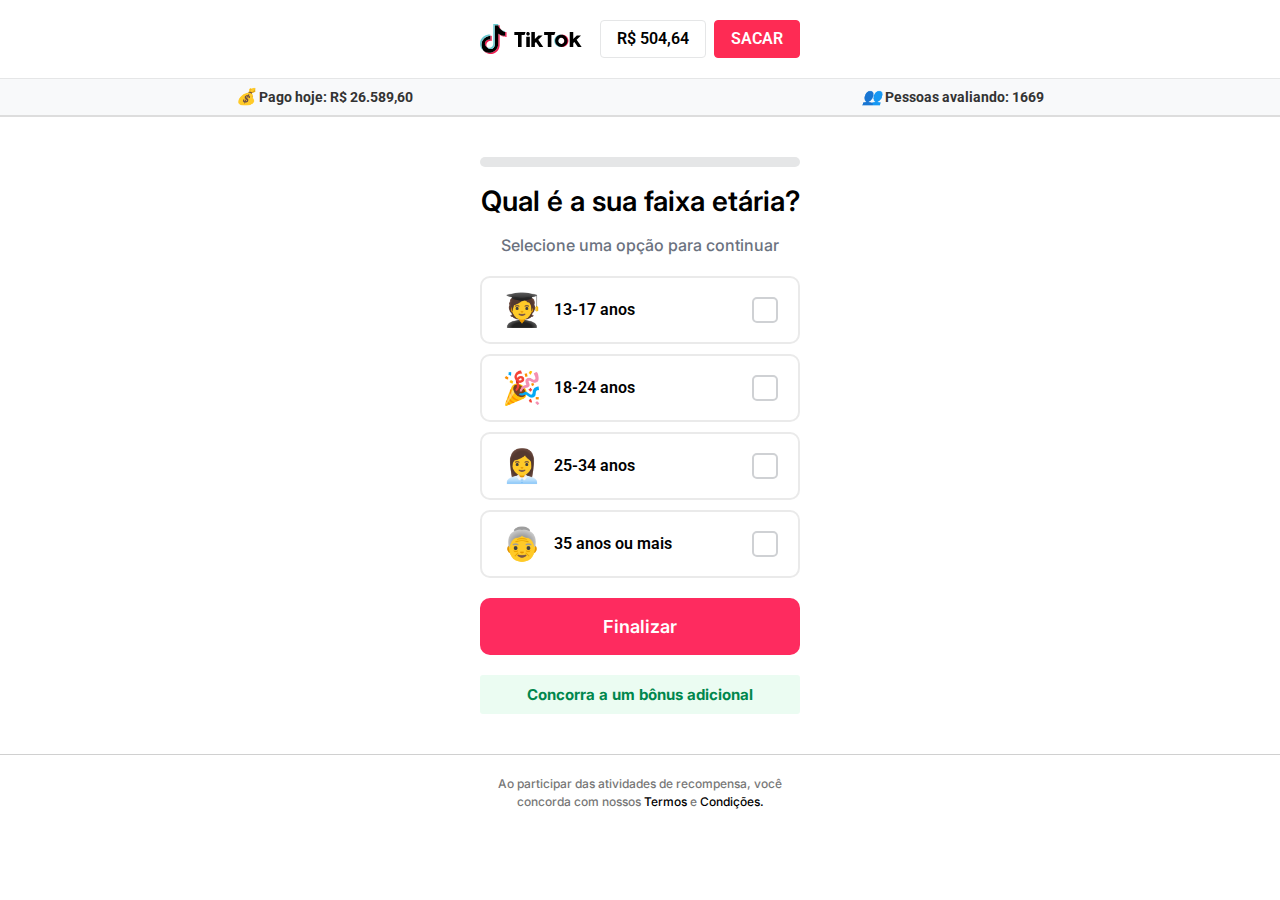
<file: 11/index.html>
<!DOCTYPE html><html lang="pt-BR"><head>
	<meta charset="UTF-8">
		<title>Pesquisa – Campanha Bonus</title>
<style>
#wpadminbar #wp-admin-bar-wccp_free_top_button .ab-icon:before {
	content: "\f160";
	color: #02CA02;
	top: 3px;
}
#wpadminbar #wp-admin-bar-wccp_free_top_button .ab-icon {
	transform: rotate(45deg);
}
</style>
<meta name="robots" content="max-image-preview:large">
<link rel="alternate" type="application/rss+xml" title="Feed para Campanha Bonus »" href="feed/index.html"> 	
<link rel="alternate" type="application/rss+xml" title="Feed de comentários para Campanha Bonus »" href="comments/feed/index.html">
<script>
window._wpemojiSettings = {"baseUrl":"https:\/\/s.w.org\/images\/core\/emoji\/15.0.3\/72x72\/","ext":".png","svgUrl":"https:\/\/s.w.org\/images\/core\/emoji\/15.0.3\/svg\/","svgExt":".svg","source":{"concatemoji":"https:\/\/campanhabonificada.online\/wp-includes\/js\/wp-emoji-release.min.js?ver=6.6.2"}};
/*! This file is auto-generated */
!function(i,n){var o,s,e;function c(e){try{var t={supportTests:e,timestamp:(new Date).valueOf()};sessionStorage.setItem(o,JSON.stringify(t))}catch(e){}}function p(e,t,n){e.clearRect(0,0,e.canvas.width,e.canvas.height),e.fillText(t,0,0);var t=new Uint32Array(e.getImageData(0,0,e.canvas.width,e.canvas.height).data),r=(e.clearRect(0,0,e.canvas.width,e.canvas.height),e.fillText(n,0,0),new Uint32Array(e.getImageData(0,0,e.canvas.width,e.canvas.height).data));return t.every(function(e,t){return e===r[t]})}function u(e,t,n){switch(t){case"flag":return n(e,"\ud83c\udff3\ufe0f\u200d\u26a7\ufe0f","\ud83c\udff3\ufe0f\u200b\u26a7\ufe0f")?!1:!n(e,"\ud83c\uddfa\ud83c\uddf3","\ud83c\uddfa\u200b\ud83c\uddf3")&&!n(e,"\ud83c\udff4\udb40\udc67\udb40\udc62\udb40\udc65\udb40\udc6e\udb40\udc67\udb40\udc7f","\ud83c\udff4\u200b\udb40\udc67\u200b\udb40\udc62\u200b\udb40\udc65\u200b\udb40\udc6e\u200b\udb40\udc67\u200b\udb40\udc7f");case"emoji":return!n(e,"\ud83d\udc26\u200d\u2b1b","\ud83d\udc26\u200b\u2b1b")}return!1}function f(e,t,n){var r="undefined"!=typeof WorkerGlobalScope&&self instanceof WorkerGlobalScope?new OffscreenCanvas(300,150):i.createElement("canvas"),a=r.getContext("2d",{willReadFrequently:!0}),o=(a.textBaseline="top",a.font="600 32px Arial",{});return e.forEach(function(e){o[e]=t(a,e,n)}),o}function t(e){var t=i.createElement("script");t.src=e,t.defer=!0,i.head.appendChild(t)}"undefined"!=typeof Promise&&(o="wpEmojiSettingsSupports",s=["flag","emoji"],n.supports={everything:!0,everythingExceptFlag:!0},e=new Promise(function(e){i.addEventListener("DOMContentLoaded",e,{once:!0})}),new Promise(function(t){var n=function(){try{var e=JSON.parse(sessionStorage.getItem(o));if("object"==typeof e&&"number"==typeof e.timestamp&&(new Date).valueOf()<e.timestamp+604800&&"object"==typeof e.supportTests)return e.supportTests}catch(e){}return null}();if(!n){if("undefined"!=typeof Worker&&"undefined"!=typeof OffscreenCanvas&&"undefined"!=typeof URL&&URL.createObjectURL&&"undefined"!=typeof Blob)try{var e="postMessage("+f.toString()+"("+[JSON.stringify(s),u.toString(),p.toString()].join(",")+"));",r=new Blob([e],{type:"text/javascript"}),a=new Worker(URL.createObjectURL(r),{name:"wpTestEmojiSupports"});return void(a.onmessage=function(e){c(n=e.data),a.terminate(),t(n)})}catch(e){}c(n=f(s,u,p))}t(n)}).then(function(e){for(var t in e)n.supports[t]=e[t],n.supports.everything=n.supports.everything&&n.supports[t],"flag"!==t&&(n.supports.everythingExceptFlag=n.supports.everythingExceptFlag&&n.supports[t]);n.supports.everythingExceptFlag=n.supports.everythingExceptFlag&&!n.supports.flag,n.DOMReady=!1,n.readyCallback=function(){n.DOMReady=!0}}).then(function(){return e}).then(function(){var e;n.supports.everything||(n.readyCallback(),(e=n.source||{}).concatemoji?t(e.concatemoji):e.wpemoji&&e.twemoji&&(t(e.twemoji),t(e.wpemoji)))}))}((window,document),window._wpemojiSettings);
</script>
<style id="wp-emoji-styles-inline-css">

	img.wp-smiley, img.emoji {
		display: inline !important;
		border: none !important;
		box-shadow: none !important;
		height: 1em !important;
		width: 1em !important;
		margin: 0 0.07em !important;
		vertical-align: -0.1em !important;
		background: none !important;
		padding: 0 !important;
	}
</style>
<style id="classic-theme-styles-inline-css">
/*! This file is auto-generated */
.wp-block-button__link{color:#fff;background-color:#32373c;border-radius:9999px;box-shadow:none;text-decoration:none;padding:calc(.667em + 2px) calc(1.333em + 2px);font-size:1.125em}.wp-block-file__button{background:#32373c;color:#fff;text-decoration:none}
</style>
<style id="global-styles-inline-css">
:root{--wp--preset--aspect-ratio--square: 1;--wp--preset--aspect-ratio--4-3: 4/3;--wp--preset--aspect-ratio--3-4: 3/4;--wp--preset--aspect-ratio--3-2: 3/2;--wp--preset--aspect-ratio--2-3: 2/3;--wp--preset--aspect-ratio--16-9: 16/9;--wp--preset--aspect-ratio--9-16: 9/16;--wp--preset--color--black: #000000;--wp--preset--color--cyan-bluish-gray: #abb8c3;--wp--preset--color--white: #ffffff;--wp--preset--color--pale-pink: #f78da7;--wp--preset--color--vivid-red: #cf2e2e;--wp--preset--color--luminous-vivid-orange: #ff6900;--wp--preset--color--luminous-vivid-amber: #fcb900;--wp--preset--color--light-green-cyan: #7bdcb5;--wp--preset--color--vivid-green-cyan: #00d084;--wp--preset--color--pale-cyan-blue: #8ed1fc;--wp--preset--color--vivid-cyan-blue: #0693e3;--wp--preset--color--vivid-purple: #9b51e0;--wp--preset--gradient--vivid-cyan-blue-to-vivid-purple: linear-gradient(135deg,rgba(6,147,227,1) 0%,rgb(155,81,224) 100%);--wp--preset--gradient--light-green-cyan-to-vivid-green-cyan: linear-gradient(135deg,rgb(122,220,180) 0%,rgb(0,208,130) 100%);--wp--preset--gradient--luminous-vivid-amber-to-luminous-vivid-orange: linear-gradient(135deg,rgba(252,185,0,1) 0%,rgba(255,105,0,1) 100%);--wp--preset--gradient--luminous-vivid-orange-to-vivid-red: linear-gradient(135deg,rgba(255,105,0,1) 0%,rgb(207,46,46) 100%);--wp--preset--gradient--very-light-gray-to-cyan-bluish-gray: linear-gradient(135deg,rgb(238,238,238) 0%,rgb(169,184,195) 100%);--wp--preset--gradient--cool-to-warm-spectrum: linear-gradient(135deg,rgb(74,234,220) 0%,rgb(151,120,209) 20%,rgb(207,42,186) 40%,rgb(238,44,130) 60%,rgb(251,105,98) 80%,rgb(254,248,76) 100%);--wp--preset--gradient--blush-light-purple: linear-gradient(135deg,rgb(255,206,236) 0%,rgb(152,150,240) 100%);--wp--preset--gradient--blush-bordeaux: linear-gradient(135deg,rgb(254,205,165) 0%,rgb(254,45,45) 50%,rgb(107,0,62) 100%);--wp--preset--gradient--luminous-dusk: linear-gradient(135deg,rgb(255,203,112) 0%,rgb(199,81,192) 50%,rgb(65,88,208) 100%);--wp--preset--gradient--pale-ocean: linear-gradient(135deg,rgb(255,245,203) 0%,rgb(182,227,212) 50%,rgb(51,167,181) 100%);--wp--preset--gradient--electric-grass: linear-gradient(135deg,rgb(202,248,128) 0%,rgb(113,206,126) 100%);--wp--preset--gradient--midnight: linear-gradient(135deg,rgb(2,3,129) 0%,rgb(40,116,252) 100%);--wp--preset--font-size--small: 13px;--wp--preset--font-size--medium: 20px;--wp--preset--font-size--large: 36px;--wp--preset--font-size--x-large: 42px;--wp--preset--spacing--20: 0.44rem;--wp--preset--spacing--30: 0.67rem;--wp--preset--spacing--40: 1rem;--wp--preset--spacing--50: 1.5rem;--wp--preset--spacing--60: 2.25rem;--wp--preset--spacing--70: 3.38rem;--wp--preset--spacing--80: 5.06rem;--wp--preset--shadow--natural: 6px 6px 9px rgba(0, 0, 0, 0.2);--wp--preset--shadow--deep: 12px 12px 50px rgba(0, 0, 0, 0.4);--wp--preset--shadow--sharp: 6px 6px 0px rgba(0, 0, 0, 0.2);--wp--preset--shadow--outlined: 6px 6px 0px -3px rgba(255, 255, 255, 1), 6px 6px rgba(0, 0, 0, 1);--wp--preset--shadow--crisp: 6px 6px 0px rgba(0, 0, 0, 1);}:where(.is-layout-flex){gap: 0.5em;}:where(.is-layout-grid){gap: 0.5em;}body .is-layout-flex{display: flex;}.is-layout-flex{flex-wrap: wrap;align-items: center;}.is-layout-flex > :is(*, div){margin: 0;}body .is-layout-grid{display: grid;}.is-layout-grid > :is(*, div){margin: 0;}:where(.wp-block-columns.is-layout-flex){gap: 2em;}:where(.wp-block-columns.is-layout-grid){gap: 2em;}:where(.wp-block-post-template.is-layout-flex){gap: 1.25em;}:where(.wp-block-post-template.is-layout-grid){gap: 1.25em;}.has-black-color{color: var(--wp--preset--color--black) !important;}.has-cyan-bluish-gray-color{color: var(--wp--preset--color--cyan-bluish-gray) !important;}.has-white-color{color: var(--wp--preset--color--white) !important;}.has-pale-pink-color{color: var(--wp--preset--color--pale-pink) !important;}.has-vivid-red-color{color: var(--wp--preset--color--vivid-red) !important;}.has-luminous-vivid-orange-color{color: var(--wp--preset--color--luminous-vivid-orange) !important;}.has-luminous-vivid-amber-color{color: var(--wp--preset--color--luminous-vivid-amber) !important;}.has-light-green-cyan-color{color: var(--wp--preset--color--light-green-cyan) !important;}.has-vivid-green-cyan-color{color: var(--wp--preset--color--vivid-green-cyan) !important;}.has-pale-cyan-blue-color{color: var(--wp--preset--color--pale-cyan-blue) !important;}.has-vivid-cyan-blue-color{color: var(--wp--preset--color--vivid-cyan-blue) !important;}.has-vivid-purple-color{color: var(--wp--preset--color--vivid-purple) !important;}.has-black-background-color{background-color: var(--wp--preset--color--black) !important;}.has-cyan-bluish-gray-background-color{background-color: var(--wp--preset--color--cyan-bluish-gray) !important;}.has-white-background-color{background-color: var(--wp--preset--color--white) !important;}.has-pale-pink-background-color{background-color: var(--wp--preset--color--pale-pink) !important;}.has-vivid-red-background-color{background-color: var(--wp--preset--color--vivid-red) !important;}.has-luminous-vivid-orange-background-color{background-color: var(--wp--preset--color--luminous-vivid-orange) !important;}.has-luminous-vivid-amber-background-color{background-color: var(--wp--preset--color--luminous-vivid-amber) !important;}.has-light-green-cyan-background-color{background-color: var(--wp--preset--color--light-green-cyan) !important;}.has-vivid-green-cyan-background-color{background-color: var(--wp--preset--color--vivid-green-cyan) !important;}.has-pale-cyan-blue-background-color{background-color: var(--wp--preset--color--pale-cyan-blue) !important;}.has-vivid-cyan-blue-background-color{background-color: var(--wp--preset--color--vivid-cyan-blue) !important;}.has-vivid-purple-background-color{background-color: var(--wp--preset--color--vivid-purple) !important;}.has-black-border-color{border-color: var(--wp--preset--color--black) !important;}.has-cyan-bluish-gray-border-color{border-color: var(--wp--preset--color--cyan-bluish-gray) !important;}.has-white-border-color{border-color: var(--wp--preset--color--white) !important;}.has-pale-pink-border-color{border-color: var(--wp--preset--color--pale-pink) !important;}.has-vivid-red-border-color{border-color: var(--wp--preset--color--vivid-red) !important;}.has-luminous-vivid-orange-border-color{border-color: var(--wp--preset--color--luminous-vivid-orange) !important;}.has-luminous-vivid-amber-border-color{border-color: var(--wp--preset--color--luminous-vivid-amber) !important;}.has-light-green-cyan-border-color{border-color: var(--wp--preset--color--light-green-cyan) !important;}.has-vivid-green-cyan-border-color{border-color: var(--wp--preset--color--vivid-green-cyan) !important;}.has-pale-cyan-blue-border-color{border-color: var(--wp--preset--color--pale-cyan-blue) !important;}.has-vivid-cyan-blue-border-color{border-color: var(--wp--preset--color--vivid-cyan-blue) !important;}.has-vivid-purple-border-color{border-color: var(--wp--preset--color--vivid-purple) !important;}.has-vivid-cyan-blue-to-vivid-purple-gradient-background{background: var(--wp--preset--gradient--vivid-cyan-blue-to-vivid-purple) !important;}.has-light-green-cyan-to-vivid-green-cyan-gradient-background{background: var(--wp--preset--gradient--light-green-cyan-to-vivid-green-cyan) !important;}.has-luminous-vivid-amber-to-luminous-vivid-orange-gradient-background{background: var(--wp--preset--gradient--luminous-vivid-amber-to-luminous-vivid-orange) !important;}.has-luminous-vivid-orange-to-vivid-red-gradient-background{background: var(--wp--preset--gradient--luminous-vivid-orange-to-vivid-red) !important;}.has-very-light-gray-to-cyan-bluish-gray-gradient-background{background: var(--wp--preset--gradient--very-light-gray-to-cyan-bluish-gray) !important;}.has-cool-to-warm-spectrum-gradient-background{background: var(--wp--preset--gradient--cool-to-warm-spectrum) !important;}.has-blush-light-purple-gradient-background{background: var(--wp--preset--gradient--blush-light-purple) !important;}.has-blush-bordeaux-gradient-background{background: var(--wp--preset--gradient--blush-bordeaux) !important;}.has-luminous-dusk-gradient-background{background: var(--wp--preset--gradient--luminous-dusk) !important;}.has-pale-ocean-gradient-background{background: var(--wp--preset--gradient--pale-ocean) !important;}.has-electric-grass-gradient-background{background: var(--wp--preset--gradient--electric-grass) !important;}.has-midnight-gradient-background{background: var(--wp--preset--gradient--midnight) !important;}.has-small-font-size{font-size: var(--wp--preset--font-size--small) !important;}.has-medium-font-size{font-size: var(--wp--preset--font-size--medium) !important;}.has-large-font-size{font-size: var(--wp--preset--font-size--large) !important;}.has-x-large-font-size{font-size: var(--wp--preset--font-size--x-large) !important;}
:where(.wp-block-post-template.is-layout-flex){gap: 1.25em;}:where(.wp-block-post-template.is-layout-grid){gap: 1.25em;}
:where(.wp-block-columns.is-layout-flex){gap: 2em;}:where(.wp-block-columns.is-layout-grid){gap: 2em;}
:root :where(.wp-block-pullquote){font-size: 1.5em;line-height: 1.6;}
</style>
<link rel="stylesheet" id="hello-elementor-css" href="css/style.min.css%2540ver%253D3.1.1.css" media="all">
<link rel="stylesheet" id="hello-elementor-theme-style-css" href="css/theme.min.css%2540ver%253D3.1.1.css" media="all">
<link rel="stylesheet" id="hello-elementor-header-footer-css" href="css/header-footer.min.css%2540ver%253D3.1.1.css" media="all">
<link rel="stylesheet" id="elementor-frontend-css" href="css/frontend.min.css%2540ver%253D3.24.7.css" media="all">
<link rel="stylesheet" id="elementor-post-5-css" href="css/post-5.css%2540ver%253D1730218676.css" media="all">
<link rel="stylesheet" id="widget-image-css" href="css/widget-image.min.css%2540ver%253D3.24.7.css" media="all">
<link rel="stylesheet" id="widget-heading-css" href="css/widget-heading.min.css%2540ver%253D3.24.7.css" media="all">
<link rel="stylesheet" id="widget-counter-css" href="css/widget-counter.min.css%2540ver%253D3.24.7.css" media="all">
<link rel="stylesheet" id="swiper-css" href="css/swiper.min.css%2540ver%253D8.4.5.css" media="all">
<link rel="stylesheet" id="e-swiper-css" href="css/e-swiper.min.css%2540ver%253D3.24.7.css" media="all">
<link rel="stylesheet" id="elementor-pro-css" href="css/frontend.min.css%2540ver%253D3.24.4.css" media="all">
<link rel="stylesheet" id="elementor-global-css" href="css/global.css%2540ver%253D1730218676.css" media="all">
<link rel="stylesheet" id="widget-progress-css" href="css/widget-progress.min.css%2540ver%253D3.24.7.css" media="all">
<link rel="stylesheet" id="elementor-post-29-css" href="css/post-29.css%2540ver%253D1730226380.css" media="all">
<link rel="stylesheet" id="elementor-post-824-css" href="css/post-824.css%2540ver%253D1730231262.css" media="all">
<link rel="stylesheet" id="elementor-post-292-css" href="css/post-292.css%2540ver%253D1730218676.css" media="all">
<link rel="stylesheet" id="elementor-post-285-css" href="css/post-285.css%2540ver%253D1730218676.css" media="all">
<link rel="stylesheet" id="elementor-post-280-css" href="css/post-280.css%2540ver%253D1730218676.css" media="all">
<link rel="stylesheet" id="elementor-post-277-css" href="css/post-277.css%2540ver%253D1730218676.css" media="all">
<link rel="stylesheet" id="elementor-post-274-css" href="css/post-274.css%2540ver%253D1730218676.css" media="all">
<link rel="stylesheet" id="elementor-post-271-css" href="css/post-271.css%2540ver%253D1730218677.css" media="all">
<link rel="stylesheet" id="elementor-post-268-css" href="css/post-268.css%2540ver%253D1730218677.css" media="all">
<link rel="stylesheet" id="elementor-post-265-css" href="css/post-265.css%2540ver%253D1730218677.css" media="all">
<link rel="stylesheet" id="elementor-post-262-css" href="css/post-262.css%2540ver%253D1730218677.css" media="all">
<link rel="stylesheet" id="elementor-post-259-css" href="css/post-259.css%2540ver%253D1730218677.css" media="all">
<link rel="stylesheet" id="elementor-post-256-css" href="css/post-256.css%2540ver%253D1730218677.css" media="all">
<link rel="stylesheet" id="elementor-post-253-css" href="css/post-253.css%2540ver%253D1730218677.css" media="all">
<link rel="stylesheet" id="google-fonts-1-css" href="https://fonts.googleapis.com/css?family=Roboto%3A100%2C100italic%2C200%2C200italic%2C300%2C300italic%2C400%2C400italic%2C500%2C500italic%2C600%2C600italic%2C700%2C700italic%2C800%2C800italic%2C900%2C900italic%7CRoboto+Slab%3A100%2C100italic%2C200%2C200italic%2C300%2C300italic%2C400%2C400italic%2C500%2C500italic%2C600%2C600italic%2C700%2C700italic%2C800%2C800italic%2C900%2C900italic%7CInter%3A100%2C100italic%2C200%2C200italic%2C300%2C300italic%2C400%2C400italic%2C500%2C500italic%2C600%2C600italic%2C700%2C700italic%2C800%2C800italic%2C900%2C900italic&display=swap&ver=6.6.2" media="all">
<link rel="preconnect" href="https://fonts.gstatic.com/" crossorigin=""><script src="jquery.min.js%2540ver%253D3.7.1" id="jquery-core-js"></script>
<script src="jquery-migrate.min.js%2540ver%253D3.4.1" id="jquery-migrate-js"></script>
<link rel="https://api.w.org/" href="wp-json/index.html"><link rel="alternate" title="JSON" type="application/json" href="wp-json/wp/v2/pages/29"><link rel="EditURI" type="application/rsd+xml" title="RSD" href="xmlrpc.php@rsd">
<meta name="generator" content="WordPress 6.6.2">
<link rel="canonical" href="index.html@p=29.html">
<link rel="shortlink" href="index.html@p=29.html">
<link rel="alternate" title="oEmbed (JSON)" type="application/json+oembed" href="wp-json/oembed/1.0/embed@url=https%253A%252F%252Fcampanhabonificada.online%252Fpesquisa-gs02%252F">
<link rel="alternate" title="oEmbed (XML)" type="text/xml+oembed" href="wp-json/oembed/1.0/embed@url=https%253A%252F%252Fcampanhabonificada.online%252Fpesquisa-gs02%252F&format=xml">
<script id="wpcp_disable_selection" type="text/javascript">
var image_save_msg='You are not allowed to save images!';
	var no_menu_msg='Context Menu disabled!';
	var smessage = "Content is protected !!";

function disableEnterKey(e)
{
	var elemtype = e.target.tagName;
	
	elemtype = elemtype.toUpperCase();
	
	if (elemtype == "TEXT" || elemtype == "TEXTAREA" || elemtype == "INPUT" || elemtype == "PASSWORD" || elemtype == "SELECT" || elemtype == "OPTION" || elemtype == "EMBED")
	{
		elemtype = 'TEXT';
	}
	
	if (e.ctrlKey){
     var key;
     if(window.event)
          key = window.event.keyCode;     //IE
     else
          key = e.which;     //firefox (97)
    //if (key != 17) alert(key);
     if (elemtype!= 'TEXT' && (key == 97 || key == 65 || key == 67 || key == 99 || key == 88 || key == 120 || key == 26 || key == 85  || key == 86 || key == 83 || key == 43 || key == 73))
     {
		if(wccp_free_iscontenteditable(e)) return true;
		show_wpcp_message('You are not allowed to copy content or view source');
		return false;
     }else
     	return true;
     }
}


/*For contenteditable tags*/
function wccp_free_iscontenteditable(e)
{
	var e = e || window.event; // also there is no e.target property in IE. instead IE uses window.event.srcElement
  	
	var target = e.target || e.srcElement;

	var elemtype = e.target.nodeName;
	
	elemtype = elemtype.toUpperCase();
	
	var iscontenteditable = "false";
		
	if(typeof target.getAttribute!="undefined" ) iscontenteditable = target.getAttribute("contenteditable"); // Return true or false as string
	
	var iscontenteditable2 = false;
	
	if(typeof target.isContentEditable!="undefined" ) iscontenteditable2 = target.isContentEditable; // Return true or false as boolean

	if(target.parentElement.isContentEditable) iscontenteditable2 = true;
	
	if (iscontenteditable == "true" || iscontenteditable2 == true)
	{
		if(typeof target.style!="undefined" ) target.style.cursor = "text";
		
		return true;
	}
}

////////////////////////////////////
function disable_copy(e)
{	
	var e = e || window.event; // also there is no e.target property in IE. instead IE uses window.event.srcElement
	
	var elemtype = e.target.tagName;
	
	elemtype = elemtype.toUpperCase();
	
	if (elemtype == "TEXT" || elemtype == "TEXTAREA" || elemtype == "INPUT" || elemtype == "PASSWORD" || elemtype == "SELECT" || elemtype == "OPTION" || elemtype == "EMBED")
	{
		elemtype = 'TEXT';
	}
	
	if(wccp_free_iscontenteditable(e)) return true;
	
	var isSafari = /Safari/.test(navigator.userAgent) && /Apple Computer/.test(navigator.vendor);
	
	var checker_IMG = '';
	if (elemtype == "IMG" && checker_IMG == 'checked' && e.detail >= 2) {show_wpcp_message(alertMsg_IMG);return false;}
	if (elemtype != "TEXT")
	{
		if (smessage !== "" && e.detail == 2)
			show_wpcp_message(smessage);
		
		if (isSafari)
			return true;
		else
			return false;
	}	
}

//////////////////////////////////////////
function disable_copy_ie()
{
	var e = e || window.event;
	var elemtype = window.event.srcElement.nodeName;
	elemtype = elemtype.toUpperCase();
	if(wccp_free_iscontenteditable(e)) return true;
	if (elemtype == "IMG") {show_wpcp_message(alertMsg_IMG);return false;}
	if (elemtype != "TEXT" && elemtype != "TEXTAREA" && elemtype != "INPUT" && elemtype != "PASSWORD" && elemtype != "SELECT" && elemtype != "OPTION" && elemtype != "EMBED")
	{
		return false;
	}
}	
function reEnable()
{
	return true;
}
document.onkeydown = disableEnterKey;
document.onselectstart = disable_copy_ie;
if(navigator.userAgent.indexOf('MSIE')==-1)
{
	document.onmousedown = disable_copy;
	document.onclick = reEnable;
}
function disableSelection(target)
{
    //For IE This code will work
    if (typeof target.onselectstart!="undefined")
    target.onselectstart = disable_copy_ie;
    
    //For Firefox This code will work
    else if (typeof target.style.MozUserSelect!="undefined")
    {target.style.MozUserSelect="none";}
    
    //All other  (ie: Opera) This code will work
    else
    target.onmousedown=function(){return false}
    target.style.cursor = "default";
}
//Calling the JS function directly just after body load
window.onload = function(){disableSelection(document.body);};

//////////////////special for safari Start////////////////
var onlongtouch;
var timer;
var touchduration = 1000; //length of time we want the user to touch before we do something

var elemtype = "";
function touchstart(e) {
	var e = e || window.event;
  // also there is no e.target property in IE.
  // instead IE uses window.event.srcElement
  	var target = e.target || e.srcElement;
	
	elemtype = window.event.srcElement.nodeName;
	
	elemtype = elemtype.toUpperCase();
	
	if(!wccp_pro_is_passive()) e.preventDefault();
	if (!timer) {
		timer = setTimeout(onlongtouch, touchduration);
	}
}

function touchend() {
    //stops short touches from firing the event
    if (timer) {
        clearTimeout(timer);
        timer = null;
    }
	onlongtouch();
}

onlongtouch = function(e) { //this will clear the current selection if anything selected
	
	if (elemtype != "TEXT" && elemtype != "TEXTAREA" && elemtype != "INPUT" && elemtype != "PASSWORD" && elemtype != "SELECT" && elemtype != "EMBED" && elemtype != "OPTION")	
	{
		if (window.getSelection) {
			if (window.getSelection().empty) {  // Chrome
			window.getSelection().empty();
			} else if (window.getSelection().removeAllRanges) {  // Firefox
			window.getSelection().removeAllRanges();
			}
		} else if (document.selection) {  // IE?
			document.selection.empty();
		}
		return false;
	}
};

document.addEventListener("DOMContentLoaded", function(event) { 
    window.addEventListener("touchstart", touchstart, false);
    window.addEventListener("touchend", touchend, false);
});

function wccp_pro_is_passive() {

  var cold = false,
  hike = function() {};

  try {
	  const object1 = {};
  var aid = Object.defineProperty(object1, 'passive', {
  get() {cold = true}
  });
  window.addEventListener('test', hike, aid);
  window.removeEventListener('test', hike, aid);
  } catch (e) {}

  return cold;
}
/*special for safari End*/
</script>
<script id="wpcp_disable_Right_Click" type="text/javascript">
document.ondragstart = function() { return false;}
	function nocontext(e) {
	   return false;
	}
	document.oncontextmenu = nocontext;
</script>
<style>
.unselectable
{
-moz-user-select:none;
-webkit-user-select:none;
cursor: default;
}
html
{
-webkit-touch-callout: none;
-webkit-user-select: none;
-khtml-user-select: none;
-moz-user-select: none;
-ms-user-select: none;
user-select: none;
-webkit-tap-highlight-color: rgba(0,0,0,0);
}
</style>
<script id="wpcp_css_disable_selection" type="text/javascript">
var e = document.getElementsByTagName('body')[0];
if(e)
{
	e.setAttribute('unselectable',"on");
}
</script>
<meta name="generator" content="Elementor 3.24.7; features: e_font_icon_svg, additional_custom_breakpoints, e_optimized_control_loading, e_element_cache; settings: css_print_method-external, google_font-enabled, font_display-swap">
			<style>
				.e-con.e-parent:nth-of-type(n+4):not(.e-lazyloaded):not(.e-no-lazyload),
				.e-con.e-parent:nth-of-type(n+4):not(.e-lazyloaded):not(.e-no-lazyload) * {
					background-image: none !important;
				}
				@media screen and (max-height: 1024px) {
					.e-con.e-parent:nth-of-type(n+3):not(.e-lazyloaded):not(.e-no-lazyload),
					.e-con.e-parent:nth-of-type(n+3):not(.e-lazyloaded):not(.e-no-lazyload) * {
						background-image: none !important;
					}
				}
				@media screen and (max-height: 640px) {
					.e-con.e-parent:nth-of-type(n+2):not(.e-lazyloaded):not(.e-no-lazyload),
					.e-con.e-parent:nth-of-type(n+2):not(.e-lazyloaded):not(.e-no-lazyload) * {
						background-image: none !important;
					}
				}
			</style>
			<link rel="icon" href="images/cclgsIh4G4kX.jpg" sizes="32x32">
<link rel="icon" href="images/JQReyD9YaTqq.jpg" sizes="192x192">
<link rel="apple-touch-icon" href="images/JQReyD9YaTqq.jpg">
<meta name="msapplication-TileImage" content="https://campanhabonificada.online/wp-content/uploads/2024/10/tiktok-logo-300x300.jpg">
	<meta name="viewport" content="width=device-width, initial-scale=1.0, viewport-fit=cover"><script src="js/c62bRovlMSlA.js" defer=""></script><script src="js/W8F3kGqJ6Suf.js" defer=""></script><script src="js/wp-emoji-release.min_1.js" defer=""></script><script src="js/wp-emoji-release.min.js" defer=""></script></head>
<body class="page-template page-template-elementor_canvas page page-id-29 unselectable elementor-default elementor-template-canvas elementor-kit-5 elementor-page elementor-page-29" style="cursor: default;">
			<div data-elementor-type="wp-page" data-elementor-id="29" class="elementor elementor-29" data-elementor-post-type="page">
				<div class="elementor-element elementor-element-74eb2964 e-flex e-con-boxed e-con e-parent e-lazyloaded" data-id="74eb2964" data-element_type="container" data-settings="{" background_background":"classic","sticky":"top","sticky_on":["desktop","tablet","mobile"],"sticky_offset":0,"sticky_effects_offset":0}"="">
					<div class="e-con-inner">
		<div class="elementor-element elementor-element-e40c7f6 e-con-full e-flex e-con e-child" data-id="e40c7f6" data-element_type="container">
				<div class="elementor-element elementor-element-7002278b elementor-widget elementor-widget-image" data-id="7002278b" data-element_type="widget" data-widget_type="image.default">
				<div class="elementor-widget-container">
													<img decoding="async" width="102" height="30" src="images/d07YHHgENoRF.svg" class="attachment-large size-large wp-image-35" alt="">													</div>
				</div>
				</div>
		<div class="elementor-element elementor-element-676415ec e-con-full e-flex e-con e-child" data-id="676415ec" data-element_type="container">
				<div class="elementor-element elementor-element-7a3fafff elementor-align-left elementor-widget elementor-widget-button" data-id="7a3fafff" data-element_type="widget" data-widget_type="button.default">
				<div class="elementor-widget-container">
					<div class="elementor-button-wrapper">
			<a class="elementor-button elementor-button-link elementor-size-sm" href="index.html@p=136.html">
						<span class="elementor-button-content-wrapper">
									<span class="elementor-button-text">R$ 504,64</span>
					</span>
					</a>
		</div>
				</div>
				</div>
				<div class="elementor-element elementor-element-3b1ea9bc elementor-align-left elementor-widget elementor-widget-button" data-id="3b1ea9bc" data-element_type="widget" data-widget_type="button.default">
				<div class="elementor-widget-container">
					<div class="elementor-button-wrapper">
			<a class="elementor-button elementor-button-link elementor-size-sm" href="../saque/index.html">
						<span class="elementor-button-content-wrapper">
									<span class="elementor-button-text">SACAR</span>
					</span>
					</a>
		</div>
				</div>
				</div>
				</div>
					</div>
				</div>

  <meta charset="UTF-8">
  <title>Pesquisa – Campanha Bonus</title>
  <style>
      /* Estilos para os pop-ups de informações */
      .info-bar {
          display: flex;
          justify-content: space-around;
          align-items: center;
          background: #f8f9fa;
          padding: 6px 12px;
          font-size: 14px;
          font-weight: bold;
          color: #333;
          border-bottom: 2px solid #ddd;
          text-align: center;
          white-space: nowrap;
      }

      .info-item {
          display: flex;
          align-items: center;
          gap: 3px;
      }

      .info-item i {
          color: #28a745;
          font-size: 16px;
      }

      /* Pop-ups de depoimentos */
      .testimonial-popup {
          position: fixed;
          bottom: 20px;
          left: 50%;
          transform: translateX(-50%);
          background: #ffffff;
          color: #333;
          padding: 12px 18px;
          border-radius: 10px;
          box-shadow: 0px 4px 12px rgba(0, 0, 0, 0.3);
          font-size: 15px;
          font-weight: bold;
          display: none;
          z-index: 9999;
          text-align: center;
          max-width: 90%;
          animation: fadeInOut 5s ease-in-out;
      }

      @keyframes fadeInOut {
          0% { opacity: 0; transform: translateY(20px); }
          10% { opacity: 1; transform: translateY(0); }
          90% { opacity: 1; transform: translateY(0); }
          100% { opacity: 0; transform: translateY(20px); }
      }

      /* Responsividade para manter em linha */
      @media screen and (max-width: 480px) {
          .info-bar {
              flex-wrap: nowrap;
              overflow: hidden;
              font-size: 12px;
              padding: 5px 8px;
          }
          .info-item {
              gap: 2px;
          }
          .info-item i {
              font-size: 14px;
          }
      }
  </style>



  <!-- Barra de informações abaixo da logo, valor e botão -->
  <div class="info-bar">
      <div class="info-item">
          <i>💰</i>
          <span id="pago-hoje">Pago hoje: R$ 26.589,60</span>
      </div>
      <div class="info-item">
          <i>👥</i>
          <span id="pessoas-avaliando">Pessoas avaliando: 1669</span>
      </div>
  </div>

  <!-- Pop-up de Depoimentos -->
  <div id="testimonial-popup" class="testimonial-popup"></div>

  <script>
      function animatePagoHoje() {
          let valor = 26589.60;
          setInterval(() => {
              let incremento = (Math.random() * 50 + 10).toFixed(2); // Aumenta valores entre 10 e 60 reais a cada 2 segundos
              valor += parseFloat(incremento);
              document.getElementById("pago-hoje").innerHTML = `Pago hoje: R$ ${valor.toLocaleString("pt-BR", { minimumFractionDigits: 2 })}`;
          }, 2000); // Atualiza a cada 2 segundos
      }

      function animatePessoasAvaliando() {
          let pessoas = 1669;
          setInterval(() => {
              let variacao = Math.floor(Math.random() * 50) - 10; // Aumenta entre -10 e +40 pessoas
              pessoas += variacao;
              if (pessoas < 850) pessoas = 850; // Mantém um mínimo de pessoas
              document.getElementById("pessoas-avaliando").innerHTML = `Pessoas avaliando: ${pessoas}`;
          }, 1500); // Atualiza a cada 1.5 segundos
      }

      function showTestimonial() {
          const testimonials = [
              "⭐ Ana sacou <span style='color: #28a745;'>R$234</span> agora!",
              "🔥 João acabou de sacar <span style='color: #28a745;'>R$870</span>!",
              "💰 Maria recebeu <span style='color: #28a745;'>R$1.230</span> via Pix!",
              "🎁 Pedro sacou <span style='color: #28a745;'>R$500</span> na sua conta!",
              "🚀 Carla completou 4 pesquisas hoje!",
              "💎 Felipe retirou <span style='color: #28a745;'>R$750</span> da plataforma!",
              "🎉 Laura desbloqueou seu saldo de <span style='color: #28a745;'>R$1.100</span>!",
              "⚡ Marcos finalizou 3 avaliações e já pode sacar!",
              "💵 Bruna atingiu <span style='color: #28a745;'>R$600</span> acumulados!",
              "🔥 Rafael conseguiu mais <span style='color: #28a745;'>R$450</span> em recompensas!"
          ];
          const testimonialPopup = document.getElementById("testimonial-popup");
          const randomTestimonial = testimonials[Math.floor(Math.random() * testimonials.length)];
          testimonialPopup.innerHTML = randomTestimonial;
          testimonialPopup.style.display = "block";
          setTimeout(() => {
              testimonialPopup.style.display = "none";
          }, 5000); // Tempo de exibição do depoimento
      }

      document.addEventListener("DOMContentLoaded", function() {
          animatePagoHoje();
          animatePessoasAvaliando();
          setInterval(showTestimonial, 7000); // Exibir um novo depoimento a cada 7 segundos
      });
  </script>



		<div class="elementor-element elementor-element-49b30894 e-flex e-con-boxed e-con e-parent e-lazyloaded" data-id="49b30894" data-element_type="container" data-settings="{" background_background":"classic"}"="">
					<div class="e-con-inner">
				<div class="elementor-element elementor-element-6b95a4a9 elementor-widget-mobile__width-inherit elementor-widget__width-inherit elementor-widget elementor-widget-progress" data-id="6b95a4a9" data-element_type="widget" data-widget_type="progress.default">
				<div class="elementor-widget-container">
			
		<div class="elementor-progress-wrapper" role="progressbar" aria-valuemin="0" aria-valuemax="100" aria-valuenow="99">
			<div class="elementor-progress-bar" data-max="99">
				<span class="elementor-progress-text"></span>
							</div>
		</div>
				</div>
				</div>
				<div class="elementor-element elementor-element-37719c17 elementor-widget elementor-widget-heading" data-id="37719c17" data-element_type="widget" data-widget_type="heading.default">
				<div class="elementor-widget-container">
			<h2 class="elementor-heading-title elementor-size-default">Qual é a sua faixa etária?</h2>		</div>
				</div>
				<div class="elementor-element elementor-element-6313a55a elementor-widget elementor-widget-heading" data-id="6313a55a" data-element_type="widget" data-widget_type="heading.default">
				<div class="elementor-widget-container">
			<h2 class="elementor-heading-title elementor-size-default">Selecione uma opção para continuar</h2>		</div>
				</div>
				<div class="elementor-element elementor-element-33076c7 elementor-widget__width-inherit elementor-widget-mobile__width-inherit elementor-widget elementor-widget-html" data-id="33076c7" data-element_type="widget" data-widget_type="html.default">
				<div class="elementor-widget-container">
			<!-- Opções de Avaliação -->
<div class="rating-option">
    <input type="radio" id="age-1" name="age">
    <label for="age-1">
        <span class="emoji">🧑‍🎓</span>
        <span>13-17 anos</span>
        <div class="checkbox-custom"></div>
    </label>
</div>

<div class="rating-option">
    <input type="radio" id="age-2" name="age">
    <label for="age-2">
        <span class="emoji">🎉</span>
        <span>18-24 anos</span>
        <div class="checkbox-custom"></div>
    </label>
</div>

<div class="rating-option">
    <input type="radio" id="age-3" name="age">
    <label for="age-3">
        <span class="emoji">👩‍💼</span>
        <span>25-34 anos</span>
        <div class="checkbox-custom"></div>
    </label>
</div>

<div class="rating-option">
    <input type="radio" id="age-4" name="age">
    <label for="age-4">
        <span class="emoji">👵</span>
        <span>35 anos ou mais</span>
        <div class="checkbox-custom"></div>
    </label>
</div>

<!-- Botão "Continuar" com evento onclick -->
<div class="continue-button" onclick="validateSelection()">Finalizar</div>
<div id="error-message" style="color: red; display: none;">Por favor, selecione uma opção.</div>

<!-- Inclusão da biblioteca de confetti -->
<script src="js/yAmjqUrnDxFb.js"></script>

<script>
function validateSelection() {
    // Obtém todos os radio buttons
    const radios = document.querySelectorAll('.rating-option input[type="radio"]');
    const errorMessage = document.getElementById('error-message');
    
    // Verifica se pelo menos um radio button está selecionado
    const isChecked = Array.from(radios).some(radio => radio.checked);

    if (isChecked) {
        errorMessage.style.display = 'none'; // Esconde a mensagem de erro
        // Ativa o efeito de confetti
        confetti.start(); 
        setTimeout(function(){ confetti.stop(); }, 1000); // Para o confetti após 1 segundo
        
        // Abre o popup do Elementor usando o ID numérico do popup (neste caso, 175)
        elementorProFrontend.modules.popup.showPopup({ id: 292 });

    } else {
        errorMessage.style.display = 'block'; // Exibe a mensagem de erro
    }
}
</script>
		</div>
				</div>
				<div class="elementor-element elementor-element-4e9aaebd elementor-mobile-align-justify elementor-widget-mobile__width-inherit elementor-align-justify elementor-widget__width-inherit elementor-widget elementor-widget-button" data-id="4e9aaebd" data-element_type="widget" data-widget_type="button.default">
				<div class="elementor-widget-container">
					<div class="elementor-button-wrapper">
			<a class="elementor-button elementor-button-link elementor-size-sm" href="">
						<span class="elementor-button-content-wrapper">
									<span class="elementor-button-text">Concorra a um bônus adicional</span>
					</span>
					</a>
		</div>
				</div>
				</div>
					</div>
				</div>
		<div class="elementor-element elementor-element-5b630f4f e-flex e-con-boxed e-con e-parent e-lazyloaded" data-id="5b630f4f" data-element_type="container" data-settings="{" background_background":"classic"}"="">
					<div class="e-con-inner">
				<div class="elementor-element elementor-element-65c715c3 elementor-widget elementor-widget-heading" data-id="65c715c3" data-element_type="widget" data-widget_type="heading.default">
				<div class="elementor-widget-container">
			<h2 class="elementor-heading-title elementor-size-default">Ao participar das atividades de recompensa, você concorda com nossos <span style="color: #000000">Termos</span> e  <span style="color: #000000">Condições.</span></h2>		</div>
				</div>
					</div>
				</div>
				</div>
			<div id="wpcp-error-message" class="msgmsg-box-wpcp hideme"><span>error: </span>Content is protected !!</div>
	<script>
	var timeout_result;
	function show_wpcp_message(smessage)
	{
		if (smessage !== "")
			{
			var smessage_text = '<span>Alert: </span>'+smessage;
			document.getElementById("wpcp-error-message").innerHTML = smessage_text;
			document.getElementById("wpcp-error-message").className = "msgmsg-box-wpcp warning-wpcp showme";
			clearTimeout(timeout_result);
			timeout_result = setTimeout(hide_message, 3000);
			}
	}
	function hide_message()
	{
		document.getElementById("wpcp-error-message").className = "msgmsg-box-wpcp warning-wpcp hideme";
	}
	</script>
		<style>
	@media print {
	body * {display: none !important;}
		body:after {
		content: "You are not allowed to print preview this page, Thank you"; }
	}
	</style>
		<style type="text/css">
	#wpcp-error-message {
	    direction: ltr;
	    text-align: center;
	    transition: opacity 900ms ease 0s;
	    z-index: 99999999;
	}
	.hideme {
    	opacity:0;
    	visibility: hidden;
	}
	.showme {
    	opacity:1;
    	visibility: visible;
	}
	.msgmsg-box-wpcp {
		border:1px solid #f5aca6;
		border-radius: 10px;
		color: #555;
		font-family: Tahoma;
		font-size: 11px;
		margin: 10px;
		padding: 10px 36px;
		position: fixed;
		width: 255px;
		top: 50%;
  		left: 50%;
  		margin-top: -10px;
  		margin-left: -130px;
  		-webkit-box-shadow: 0px 0px 34px 2px rgba(242,191,191,1);
		-moz-box-shadow: 0px 0px 34px 2px rgba(242,191,191,1);
		box-shadow: 0px 0px 34px 2px rgba(242,191,191,1);
	}
	.msgmsg-box-wpcp span {
		font-weight:bold;
		text-transform:uppercase;
	}
		.warning-wpcp {
		background:#ffecec url('images/8BptbhVHQ9rn.png') no-repeat 10px 50%;
	}
    </style>
		<div data-elementor-type="popup" data-elementor-id="285" class="elementor elementor-285 elementor-location-popup" data-elementor-settings="{" entrance_animation_mobile":"none","prevent_scroll":"yes","a11y_navigation":"yes","triggers":[],"timing":[]}"="" data-elementor-post-type="elementor_library">
			<div class="elementor-element elementor-element-7b81e10d e-flex e-con-boxed e-con e-parent e-lazyloaded" data-id="7b81e10d" data-element_type="container">
					<div class="e-con-inner">
		<div class="elementor-element elementor-element-2e2a8f82 e-con-full e-flex e-con e-child" data-id="2e2a8f82" data-element_type="container">
				<div class="elementor-element elementor-element-7b5a2a8b elementor-widget elementor-widget-image" data-id="7b5a2a8b" data-element_type="widget" data-widget_type="image.default">
				<div class="elementor-widget-container">
													<img width="765" height="212" src="images/IUnIy8sokxmw.svg" class="attachment-large size-large wp-image-283" alt="">													</div>
				</div>
				<div class="elementor-element elementor-element-53d59c40 elementor-widget elementor-widget-image" data-id="53d59c40" data-element_type="widget" data-widget_type="image.default">
				<div class="elementor-widget-container">
													<img width="765" height="212" src="images/9WHkhbaYoMyP.svg" class="attachment-large size-large wp-image-284" alt="">													</div>
				</div>
				</div>
		<div class="elementor-element elementor-element-1e88ebc6 e-con-full e-flex e-con e-child" data-id="1e88ebc6" data-element_type="container">
				<div class="elementor-element elementor-element-4a632043 elementor-widget elementor-widget-heading" data-id="4a632043" data-element_type="widget" data-widget_type="heading.default">
				<div class="elementor-widget-container">
			<h2 class="elementor-heading-title elementor-size-default">Concorra a um bônus adicional</h2>		</div>
				</div>
				<div class="elementor-element elementor-element-2e859fce elementor-widget elementor-widget-heading" data-id="2e859fce" data-element_type="widget" data-widget_type="heading.default">
				<div class="elementor-widget-container">
			<h2 class="elementor-heading-title elementor-size-default">Participe das nossas pesquisas e tenha a chance de ganhar um bônus extra como recompensa!</h2>		</div>
				</div>
				<div class="elementor-element elementor-element-53e33a5e elementor-align-justify elementor-mobile-align-justify elementor-widget-mobile__width-inherit elementor-widget__width-inherit elementor-widget elementor-widget-button" data-id="53e33a5e" data-element_type="widget" data-widget_type="button.default">
				<div class="elementor-widget-container">
					<div class="elementor-button-wrapper">
			<a class="elementor-button elementor-button-link elementor-size-sm" href="index.html@p=29.html#elementor-action%3Aaction%3Dpopup%3Aclose%26settings%3DeyJkb19ub3Rfc2hvd19hZ2FpbiI6IiJ9">
						<span class="elementor-button-content-wrapper">
									<span class="elementor-button-text">OK</span>
					</span>
					</a>
		</div>
				</div>
				</div>
				</div>
					</div>
				</div>
				</div>
				<div data-elementor-type="popup" data-elementor-id="824" class="elementor elementor-824 elementor-location-popup" data-elementor-settings="{" entrance_animation_mobile":"none","prevent_scroll":"yes","a11y_navigation":"yes","triggers":[],"timing":[]}"="" data-elementor-post-type="elementor_library">
			<div class="elementor-element elementor-element-763c1865 e-flex e-con-boxed e-con e-parent e-lazyloaded" data-id="763c1865" data-element_type="container">
					<div class="e-con-inner">
		<div class="elementor-element elementor-element-30015127 e-con-full e-flex e-con e-child" data-id="30015127" data-element_type="container">
				<div class="elementor-element elementor-element-5a85f3c elementor-widget elementor-widget-image" data-id="5a85f3c" data-element_type="widget" data-widget_type="image.default">
				<div class="elementor-widget-container">
													<img width="71" height="71" src="images/g5jpIyCbPa39.svg" class="attachment-large size-large wp-image-828" alt="">													</div>
				</div>
				</div>
		<div class="elementor-element elementor-element-64a4e2a8 e-con-full e-flex e-con e-child" data-id="64a4e2a8" data-element_type="container">
				<div class="elementor-element elementor-element-7f5990f6 elementor-widget elementor-widget-heading" data-id="7f5990f6" data-element_type="widget" data-widget_type="heading.default">
				<div class="elementor-widget-container">
			<h2 class="elementor-heading-title elementor-size-default">Complete a pesquisa</h2>		</div>
				</div>
				<div class="elementor-element elementor-element-433242f5 elementor-widget elementor-widget-heading" data-id="433242f5" data-element_type="widget" data-widget_type="heading.default">
				<div class="elementor-widget-container">
			<h2 class="elementor-heading-title elementor-size-default">Complete a pesquisa para realizar o saque dos seus ganhos.</h2>		</div>
				</div>
				<div class="elementor-element elementor-element-5062007a elementor-align-justify elementor-mobile-align-justify elementor-widget-mobile__width-inherit elementor-widget__width-inherit elementor-widget elementor-widget-button" data-id="5062007a" data-element_type="widget" data-widget_type="button.default">
				<div class="elementor-widget-container">
					<div class="elementor-button-wrapper">
			<a class="elementor-button elementor-button-link elementor-size-sm" href="index.html@p=29.html#elementor-action%3Aaction%3Dpopup%3Aclose%26settings%3DeyJkb19ub3Rfc2hvd19hZ2FpbiI6IiJ9">
						<span class="elementor-button-content-wrapper">
									<span class="elementor-button-text">OK</span>
					</span>
					</a>
		</div>
				</div>
				</div>
				</div>
					</div>
				</div>
				</div>
				<div data-elementor-type="popup" data-elementor-id="292" class="elementor elementor-292 elementor-location-popup" data-elementor-settings="{" open_selector":"popup1","prevent_close_on_background_click":"yes","prevent_close_on_esc_key":"yes","prevent_scroll":"yes","triggers":[],"timing":[]}"="" data-elementor-post-type="elementor_library">
			<div class="elementor-element elementor-element-49c72b8c e-flex e-con-boxed e-con e-parent" data-id="49c72b8c" data-element_type="container" data-settings="{" background_background":"classic"}"="">
					<div class="e-con-inner">
		<div class="elementor-element elementor-element-61e3b194 e-con-full e-flex e-con e-child" data-id="61e3b194" data-element_type="container" data-settings="{" background_background":"classic"}"="">
				<div class="elementor-element elementor-element-73eccc50 elementor-widget elementor-widget-heading" data-id="73eccc50" data-element_type="widget" data-widget_type="heading.default">
				<div class="elementor-widget-container">
			<h2 class="elementor-heading-title elementor-size-default">Nova recompensa</h2>		</div>
				</div>
				</div>
		<div class="elementor-element elementor-element-17c1419c e-con-full e-flex e-con e-child" data-id="17c1419c" data-element_type="container" data-settings="{" background_background":"gradient"}"="">
				<div class="elementor-element elementor-element-12f866e3 elementor-widget elementor-widget-heading" data-id="12f866e3" data-element_type="widget" data-widget_type="heading.default">
				<div class="elementor-widget-container">
			<h2 class="elementor-heading-title elementor-size-default">Você ganhou</h2>		</div>
				</div>
				<div class="elementor-element elementor-element-51613f87 elementor-widget elementor-widget-counter" data-id="51613f87" data-element_type="widget" data-widget_type="counter.default">
				<div class="elementor-widget-container">
					<div class="elementor-counter">
						<div class="elementor-counter-number-wrapper">
				<span class="elementor-counter-number-prefix">R$</span>
				<span class="elementor-counter-number" data-duration="5000" data-to-value="54.87" data-from-value="0">0</span>
				<span class="elementor-counter-number-suffix"></span>
			</div>
		</div>
				</div>
				</div>
				<div class="elementor-element elementor-element-233f4a5f elementor-widget elementor-widget-heading" data-id="233f4a5f" data-element_type="widget" data-widget_type="heading.default">
				<div class="elementor-widget-container">
			<h2 class="elementor-heading-title elementor-size-default">Clique no botão abaixo para sacar suas recompensas</h2>		</div>
				</div>
				<div class="elementor-element elementor-element-51e1c557 elementor-mobile-align-justify atualizar-saldo elementor-align-justify elementor-widget__width-initial elementor-widget-mobile__width-inherit elementor-widget elementor-widget-button" data-id="51e1c557" data-element_type="widget" data-widget_type="button.default">
				<div class="elementor-widget-container">
					<div class="elementor-button-wrapper">
			<a class="elementor-button elementor-button-link elementor-size-sm" href="../saque/index.html">
						<span class="elementor-button-content-wrapper">
									<span class="elementor-button-text">SACAR DINHEIRO</span>
					</span>
					</a>
		</div>
				</div>
				</div>
				</div>
					</div>
				</div>
				</div>
				<div data-elementor-type="popup" data-elementor-id="280" class="elementor elementor-280 elementor-location-popup" data-elementor-settings="{" open_selector":"popup1","prevent_close_on_background_click":"yes","prevent_close_on_esc_key":"yes","prevent_scroll":"yes","triggers":[],"timing":[]}"="" data-elementor-post-type="elementor_library">
			<div class="elementor-element elementor-element-2bfe2260 e-flex e-con-boxed e-con e-parent" data-id="2bfe2260" data-element_type="container" data-settings="{" background_background":"classic"}"="">
					<div class="e-con-inner">
		<div class="elementor-element elementor-element-56ec925 e-con-full e-flex e-con e-child" data-id="56ec925" data-element_type="container" data-settings="{" background_background":"classic"}"="">
				<div class="elementor-element elementor-element-520db830 elementor-widget elementor-widget-heading" data-id="520db830" data-element_type="widget" data-widget_type="heading.default">
				<div class="elementor-widget-container">
			<h2 class="elementor-heading-title elementor-size-default">Nova recompensa</h2>		</div>
				</div>
				</div>
		<div class="elementor-element elementor-element-217ff36d e-con-full e-flex e-con e-child" data-id="217ff36d" data-element_type="container" data-settings="{" background_background":"classic"}"="">
				<div class="elementor-element elementor-element-7ad60375 elementor-widget elementor-widget-heading" data-id="7ad60375" data-element_type="widget" data-widget_type="heading.default">
				<div class="elementor-widget-container">
			<h2 class="elementor-heading-title elementor-size-default">Você ganhou</h2>		</div>
				</div>
				<div class="elementor-element elementor-element-5e40c6b8 elementor-widget elementor-widget-counter" data-id="5e40c6b8" data-element_type="widget" data-widget_type="counter.default">
				<div class="elementor-widget-container">
					<div class="elementor-counter">
						<div class="elementor-counter-number-wrapper">
				<span class="elementor-counter-number-prefix">R$</span>
				<span class="elementor-counter-number" data-duration="5000" data-to-value="73.28" data-from-value="0">0</span>
				<span class="elementor-counter-number-suffix"></span>
			</div>
		</div>
				</div>
				</div>
				<div class="elementor-element elementor-element-1cabbf26 elementor-widget elementor-widget-heading" data-id="1cabbf26" data-element_type="widget" data-widget_type="heading.default">
				<div class="elementor-widget-container">
			<h2 class="elementor-heading-title elementor-size-default">Responda mais pesquisas para ganhar até R$850</h2>		</div>
				</div>
				<div class="elementor-element elementor-element-16aa0bba elementor-mobile-align-justify atualizar-saldo elementor-align-justify elementor-widget__width-inherit elementor-widget-mobile__width-inherit elementor-widget elementor-widget-button" data-id="16aa0bba" data-element_type="widget" data-widget_type="button.default">
				<div class="elementor-widget-container">
					<div class="elementor-button-wrapper">
			<a class="elementor-button elementor-button-link elementor-size-sm" href="../saque/index.html">
						<span class="elementor-button-content-wrapper">
									<span class="elementor-button-text">Continuar recebendo</span>
					</span>
					</a>
		</div>
				</div>
				</div>
				</div>
					</div>
				</div>
		<div class="elementor-element elementor-element-5d8091f2 e-flex e-con-boxed e-con e-parent" data-id="5d8091f2" data-element_type="container">
					<div class="e-con-inner">
					</div>
				</div>
				</div>
				<div data-elementor-type="popup" data-elementor-id="277" class="elementor elementor-277 elementor-location-popup" data-elementor-settings="{" open_selector":"popup1","prevent_close_on_background_click":"yes","prevent_close_on_esc_key":"yes","prevent_scroll":"yes","triggers":[],"timing":[]}"="" data-elementor-post-type="elementor_library">
			<div class="elementor-element elementor-element-2e42e62f e-flex e-con-boxed e-con e-parent" data-id="2e42e62f" data-element_type="container" data-settings="{" background_background":"classic"}"="">
					<div class="e-con-inner">
		<div class="elementor-element elementor-element-34d2de13 e-con-full e-flex e-con e-child" data-id="34d2de13" data-element_type="container" data-settings="{" background_background":"classic"}"="">
				<div class="elementor-element elementor-element-659da6ae elementor-widget elementor-widget-heading" data-id="659da6ae" data-element_type="widget" data-widget_type="heading.default">
				<div class="elementor-widget-container">
			<h2 class="elementor-heading-title elementor-size-default">Nova recompensa</h2>		</div>
				</div>
				</div>
		<div class="elementor-element elementor-element-76e00a69 e-con-full e-flex e-con e-child" data-id="76e00a69" data-element_type="container" data-settings="{" background_background":"classic"}"="">
				<div class="elementor-element elementor-element-730ca323 elementor-widget elementor-widget-heading" data-id="730ca323" data-element_type="widget" data-widget_type="heading.default">
				<div class="elementor-widget-container">
			<h2 class="elementor-heading-title elementor-size-default">Você ganhou</h2>		</div>
				</div>
				<div class="elementor-element elementor-element-7f9482e elementor-widget elementor-widget-counter" data-id="7f9482e" data-element_type="widget" data-widget_type="counter.default">
				<div class="elementor-widget-container">
					<div class="elementor-counter">
						<div class="elementor-counter-number-wrapper">
				<span class="elementor-counter-number-prefix">R$</span>
				<span class="elementor-counter-number" data-duration="5000" data-to-value="46.98" data-from-value="0">0</span>
				<span class="elementor-counter-number-suffix"></span>
			</div>
		</div>
				</div>
				</div>
				<div class="elementor-element elementor-element-260cad3 elementor-widget elementor-widget-heading" data-id="260cad3" data-element_type="widget" data-widget_type="heading.default">
				<div class="elementor-widget-container">
			<h2 class="elementor-heading-title elementor-size-default">Responda mais pesquisas para ganhar até R$850</h2>		</div>
				</div>
				<div class="elementor-element elementor-element-5ab819f elementor-mobile-align-justify atualizar-saldo elementor-align-justify elementor-widget__width-inherit elementor-widget-mobile__width-inherit elementor-widget elementor-widget-button" data-id="5ab819f" data-element_type="widget" data-widget_type="button.default">
				<div class="elementor-widget-container">
					<div class="elementor-button-wrapper">
			<a class="elementor-button elementor-button-link elementor-size-sm" href="index.html@p=27.html">
						<span class="elementor-button-content-wrapper">
									<span class="elementor-button-text">Continuar recebendo</span>
					</span>
					</a>
		</div>
				</div>
				</div>
				</div>
					</div>
				</div>
		<div class="elementor-element elementor-element-61033d65 e-flex e-con-boxed e-con e-parent" data-id="61033d65" data-element_type="container">
					<div class="e-con-inner">
					</div>
				</div>
				</div>
				<div data-elementor-type="popup" data-elementor-id="274" class="elementor elementor-274 elementor-location-popup" data-elementor-settings="{" open_selector":"popup1","prevent_close_on_background_click":"yes","prevent_close_on_esc_key":"yes","prevent_scroll":"yes","triggers":[],"timing":[]}"="" data-elementor-post-type="elementor_library">
			<div class="elementor-element elementor-element-3fe4e2c4 e-flex e-con-boxed e-con e-parent" data-id="3fe4e2c4" data-element_type="container" data-settings="{" background_background":"classic"}"="">
					<div class="e-con-inner">
		<div class="elementor-element elementor-element-cf460b5 e-con-full e-flex e-con e-child" data-id="cf460b5" data-element_type="container" data-settings="{" background_background":"classic"}"="">
				<div class="elementor-element elementor-element-6257d401 elementor-widget elementor-widget-heading" data-id="6257d401" data-element_type="widget" data-widget_type="heading.default">
				<div class="elementor-widget-container">
			<h2 class="elementor-heading-title elementor-size-default">Nova recompensa</h2>		</div>
				</div>
				</div>
		<div class="elementor-element elementor-element-625090a6 e-con-full e-flex e-con e-child" data-id="625090a6" data-element_type="container" data-settings="{" background_background":"classic"}"="">
				<div class="elementor-element elementor-element-ef6fe00 elementor-widget elementor-widget-heading" data-id="ef6fe00" data-element_type="widget" data-widget_type="heading.default">
				<div class="elementor-widget-container">
			<h2 class="elementor-heading-title elementor-size-default">Você ganhou</h2>		</div>
				</div>
				<div class="elementor-element elementor-element-2ce7207e elementor-widget elementor-widget-counter" data-id="2ce7207e" data-element_type="widget" data-widget_type="counter.default">
				<div class="elementor-widget-container">
					<div class="elementor-counter">
						<div class="elementor-counter-number-wrapper">
				<span class="elementor-counter-number-prefix">R$</span>
				<span class="elementor-counter-number" data-duration="5000" data-to-value="33.98" data-from-value="0">0</span>
				<span class="elementor-counter-number-suffix"></span>
			</div>
		</div>
				</div>
				</div>
				<div class="elementor-element elementor-element-71ed9f89 elementor-widget elementor-widget-heading" data-id="71ed9f89" data-element_type="widget" data-widget_type="heading.default">
				<div class="elementor-widget-container">
			<h2 class="elementor-heading-title elementor-size-default">Responda mais pesquisas para ganhar até R$850</h2>		</div>
				</div>
				<div class="elementor-element elementor-element-2e3b3508 elementor-mobile-align-justify atualizar-saldo elementor-align-justify elementor-widget__width-inherit elementor-widget-mobile__width-inherit elementor-widget elementor-widget-button" data-id="2e3b3508" data-element_type="widget" data-widget_type="button.default">
				<div class="elementor-widget-container">
					<div class="elementor-button-wrapper">
			<a class="elementor-button elementor-button-link elementor-size-sm" href="index.html@p=25.html">
						<span class="elementor-button-content-wrapper">
									<span class="elementor-button-text">Continuar recebendo</span>
					</span>
					</a>
		</div>
				</div>
				</div>
				</div>
					</div>
				</div>
		<div class="elementor-element elementor-element-2546ebab e-flex e-con-boxed e-con e-parent" data-id="2546ebab" data-element_type="container">
					<div class="e-con-inner">
					</div>
				</div>
				</div>
				<div data-elementor-type="popup" data-elementor-id="271" class="elementor elementor-271 elementor-location-popup" data-elementor-settings="{" open_selector":"popup1","prevent_close_on_background_click":"yes","prevent_close_on_esc_key":"yes","prevent_scroll":"yes","triggers":[],"timing":[]}"="" data-elementor-post-type="elementor_library">
			<div class="elementor-element elementor-element-64ce61c6 e-flex e-con-boxed e-con e-parent" data-id="64ce61c6" data-element_type="container" data-settings="{" background_background":"classic"}"="">
					<div class="e-con-inner">
		<div class="elementor-element elementor-element-56b2697d e-con-full e-flex e-con e-child" data-id="56b2697d" data-element_type="container" data-settings="{" background_background":"classic"}"="">
				<div class="elementor-element elementor-element-68554d6b elementor-widget elementor-widget-heading" data-id="68554d6b" data-element_type="widget" data-widget_type="heading.default">
				<div class="elementor-widget-container">
			<h2 class="elementor-heading-title elementor-size-default">Nova recompensa</h2>		</div>
				</div>
				</div>
		<div class="elementor-element elementor-element-5d1f6769 e-con-full e-flex e-con e-child" data-id="5d1f6769" data-element_type="container" data-settings="{" background_background":"classic"}"="">
				<div class="elementor-element elementor-element-761eda elementor-widget elementor-widget-heading" data-id="761eda" data-element_type="widget" data-widget_type="heading.default">
				<div class="elementor-widget-container">
			<h2 class="elementor-heading-title elementor-size-default">Você ganhou</h2>		</div>
				</div>
				<div class="elementor-element elementor-element-1621ca1d elementor-widget elementor-widget-counter" data-id="1621ca1d" data-element_type="widget" data-widget_type="counter.default">
				<div class="elementor-widget-container">
					<div class="elementor-counter">
						<div class="elementor-counter-number-wrapper">
				<span class="elementor-counter-number-prefix">R$</span>
				<span class="elementor-counter-number" data-duration="5000" data-to-value="52.28" data-from-value="0">0</span>
				<span class="elementor-counter-number-suffix"></span>
			</div>
		</div>
				</div>
				</div>
				<div class="elementor-element elementor-element-45f22fa9 elementor-widget elementor-widget-heading" data-id="45f22fa9" data-element_type="widget" data-widget_type="heading.default">
				<div class="elementor-widget-container">
			<h2 class="elementor-heading-title elementor-size-default">Responda mais pesquisas para ganhar até R$850</h2>		</div>
				</div>
				<div class="elementor-element elementor-element-2d34d91e elementor-mobile-align-justify atualizar-saldo elementor-align-justify elementor-widget__width-inherit elementor-widget-mobile__width-inherit elementor-widget elementor-widget-button" data-id="2d34d91e" data-element_type="widget" data-widget_type="button.default">
				<div class="elementor-widget-container">
					<div class="elementor-button-wrapper">
			<a class="elementor-button elementor-button-link elementor-size-sm" href="index.html@p=23.html">
						<span class="elementor-button-content-wrapper">
									<span class="elementor-button-text">Continuar recebendo</span>
					</span>
					</a>
		</div>
				</div>
				</div>
				</div>
					</div>
				</div>
		<div class="elementor-element elementor-element-72fe40da e-flex e-con-boxed e-con e-parent" data-id="72fe40da" data-element_type="container">
					<div class="e-con-inner">
					</div>
				</div>
				</div>
				<div data-elementor-type="popup" data-elementor-id="268" class="elementor elementor-268 elementor-location-popup" data-elementor-settings="{" open_selector":"popup1","prevent_close_on_background_click":"yes","prevent_close_on_esc_key":"yes","prevent_scroll":"yes","triggers":[],"timing":[]}"="" data-elementor-post-type="elementor_library">
			<div class="elementor-element elementor-element-59a8cae e-flex e-con-boxed e-con e-parent" data-id="59a8cae" data-element_type="container" data-settings="{" background_background":"classic"}"="">
					<div class="e-con-inner">
		<div class="elementor-element elementor-element-4dee3aca e-con-full e-flex e-con e-child" data-id="4dee3aca" data-element_type="container" data-settings="{" background_background":"classic"}"="">
				<div class="elementor-element elementor-element-55bfea8d elementor-widget elementor-widget-heading" data-id="55bfea8d" data-element_type="widget" data-widget_type="heading.default">
				<div class="elementor-widget-container">
			<h2 class="elementor-heading-title elementor-size-default">Nova recompensa</h2>		</div>
				</div>
				</div>
		<div class="elementor-element elementor-element-65fa77a2 e-con-full e-flex e-con e-child" data-id="65fa77a2" data-element_type="container" data-settings="{" background_background":"classic"}"="">
				<div class="elementor-element elementor-element-74e0b550 elementor-widget elementor-widget-heading" data-id="74e0b550" data-element_type="widget" data-widget_type="heading.default">
				<div class="elementor-widget-container">
			<h2 class="elementor-heading-title elementor-size-default">Você ganhou</h2>		</div>
				</div>
				<div class="elementor-element elementor-element-1b10ae3b elementor-widget elementor-widget-counter" data-id="1b10ae3b" data-element_type="widget" data-widget_type="counter.default">
				<div class="elementor-widget-container">
					<div class="elementor-counter">
						<div class="elementor-counter-number-wrapper">
				<span class="elementor-counter-number-prefix">R$</span>
				<span class="elementor-counter-number" data-duration="5000" data-to-value="42.06" data-from-value="0">0</span>
				<span class="elementor-counter-number-suffix"></span>
			</div>
		</div>
				</div>
				</div>
				<div class="elementor-element elementor-element-17fb0b15 elementor-widget elementor-widget-heading" data-id="17fb0b15" data-element_type="widget" data-widget_type="heading.default">
				<div class="elementor-widget-container">
			<h2 class="elementor-heading-title elementor-size-default">Responda mais pesquisas para ganhar até R$850</h2>		</div>
				</div>
				<div class="elementor-element elementor-element-36d67a7b elementor-mobile-align-justify atualizar-saldo elementor-align-justify elementor-widget__width-inherit elementor-widget-mobile__width-inherit elementor-widget elementor-widget-button" data-id="36d67a7b" data-element_type="widget" data-widget_type="button.default">
				<div class="elementor-widget-container">
					<div class="elementor-button-wrapper">
			<a class="elementor-button elementor-button-link elementor-size-sm" href="index.html@p=21.html">
						<span class="elementor-button-content-wrapper">
									<span class="elementor-button-text">Continuar recebendo</span>
					</span>
					</a>
		</div>
				</div>
				</div>
				</div>
					</div>
				</div>
		<div class="elementor-element elementor-element-134a1230 e-flex e-con-boxed e-con e-parent" data-id="134a1230" data-element_type="container">
					<div class="e-con-inner">
					</div>
				</div>
				</div>
				<div data-elementor-type="popup" data-elementor-id="265" class="elementor elementor-265 elementor-location-popup" data-elementor-settings="{" open_selector":"popup1","prevent_close_on_background_click":"yes","prevent_close_on_esc_key":"yes","prevent_scroll":"yes","triggers":[],"timing":[]}"="" data-elementor-post-type="elementor_library">
			<div class="elementor-element elementor-element-196bd3f e-flex e-con-boxed e-con e-parent" data-id="196bd3f" data-element_type="container" data-settings="{" background_background":"classic"}"="">
					<div class="e-con-inner">
		<div class="elementor-element elementor-element-3c242e49 e-con-full e-flex e-con e-child" data-id="3c242e49" data-element_type="container" data-settings="{" background_background":"classic"}"="">
				<div class="elementor-element elementor-element-19e0939d elementor-widget elementor-widget-heading" data-id="19e0939d" data-element_type="widget" data-widget_type="heading.default">
				<div class="elementor-widget-container">
			<h2 class="elementor-heading-title elementor-size-default">Nova recompensa</h2>		</div>
				</div>
				</div>
		<div class="elementor-element elementor-element-3e3c4d7c e-con-full e-flex e-con e-child" data-id="3e3c4d7c" data-element_type="container" data-settings="{" background_background":"classic"}"="">
				<div class="elementor-element elementor-element-65ca07a elementor-widget elementor-widget-heading" data-id="65ca07a" data-element_type="widget" data-widget_type="heading.default">
				<div class="elementor-widget-container">
			<h2 class="elementor-heading-title elementor-size-default">Você ganhou</h2>		</div>
				</div>
				<div class="elementor-element elementor-element-22f5f0a2 elementor-widget elementor-widget-counter" data-id="22f5f0a2" data-element_type="widget" data-widget_type="counter.default">
				<div class="elementor-widget-container">
					<div class="elementor-counter">
						<div class="elementor-counter-number-wrapper">
				<span class="elementor-counter-number-prefix">R$</span>
				<span class="elementor-counter-number" data-duration="5000" data-to-value="39.56" data-from-value="0">0</span>
				<span class="elementor-counter-number-suffix"></span>
			</div>
		</div>
				</div>
				</div>
				<div class="elementor-element elementor-element-6506f954 elementor-widget elementor-widget-heading" data-id="6506f954" data-element_type="widget" data-widget_type="heading.default">
				<div class="elementor-widget-container">
			<h2 class="elementor-heading-title elementor-size-default">Responda mais pesquisas para ganhar até R$850</h2>		</div>
				</div>
				<div class="elementor-element elementor-element-5061d64c elementor-mobile-align-justify atualizar-saldo elementor-align-justify elementor-widget__width-inherit elementor-widget-mobile__width-inherit elementor-widget elementor-widget-button" data-id="5061d64c" data-element_type="widget" data-widget_type="button.default">
				<div class="elementor-widget-container">
					<div class="elementor-button-wrapper">
			<a class="elementor-button elementor-button-link elementor-size-sm" href="index.html@p=19.html">
						<span class="elementor-button-content-wrapper">
									<span class="elementor-button-text">Continuar recebendo</span>
					</span>
					</a>
		</div>
				</div>
				</div>
				</div>
					</div>
				</div>
		<div class="elementor-element elementor-element-2dd8c2a5 e-flex e-con-boxed e-con e-parent" data-id="2dd8c2a5" data-element_type="container">
					<div class="e-con-inner">
					</div>
				</div>
				</div>
				<div data-elementor-type="popup" data-elementor-id="262" class="elementor elementor-262 elementor-location-popup" data-elementor-settings="{" open_selector":"popup1","prevent_close_on_background_click":"yes","prevent_close_on_esc_key":"yes","prevent_scroll":"yes","triggers":[],"timing":[]}"="" data-elementor-post-type="elementor_library">
			<div class="elementor-element elementor-element-1bfa7a41 e-flex e-con-boxed e-con e-parent" data-id="1bfa7a41" data-element_type="container" data-settings="{" background_background":"classic"}"="">
					<div class="e-con-inner">
		<div class="elementor-element elementor-element-64d05841 e-con-full e-flex e-con e-child" data-id="64d05841" data-element_type="container" data-settings="{" background_background":"classic"}"="">
				<div class="elementor-element elementor-element-23f1233f elementor-widget elementor-widget-heading" data-id="23f1233f" data-element_type="widget" data-widget_type="heading.default">
				<div class="elementor-widget-container">
			<h2 class="elementor-heading-title elementor-size-default">Nova recompensa</h2>		</div>
				</div>
				</div>
		<div class="elementor-element elementor-element-a76f58c e-con-full e-flex e-con e-child" data-id="a76f58c" data-element_type="container" data-settings="{" background_background":"classic"}"="">
				<div class="elementor-element elementor-element-76e19b5e elementor-widget elementor-widget-heading" data-id="76e19b5e" data-element_type="widget" data-widget_type="heading.default">
				<div class="elementor-widget-container">
			<h2 class="elementor-heading-title elementor-size-default">Você ganhou</h2>		</div>
				</div>
				<div class="elementor-element elementor-element-72a14ba4 elementor-widget elementor-widget-counter" data-id="72a14ba4" data-element_type="widget" data-widget_type="counter.default">
				<div class="elementor-widget-container">
					<div class="elementor-counter">
						<div class="elementor-counter-number-wrapper">
				<span class="elementor-counter-number-prefix">R$</span>
				<span class="elementor-counter-number" data-duration="5000" data-to-value="33.98" data-from-value="0">0</span>
				<span class="elementor-counter-number-suffix"></span>
			</div>
		</div>
				</div>
				</div>
				<div class="elementor-element elementor-element-5bbedea8 elementor-widget elementor-widget-heading" data-id="5bbedea8" data-element_type="widget" data-widget_type="heading.default">
				<div class="elementor-widget-container">
			<h2 class="elementor-heading-title elementor-size-default">Responda mais pesquisas para ganhar até R$850</h2>		</div>
				</div>
				<div class="elementor-element elementor-element-70013fe1 elementor-mobile-align-justify atualizar-saldo elementor-align-justify elementor-widget__width-inherit elementor-widget-mobile__width-inherit elementor-widget elementor-widget-button" data-id="70013fe1" data-element_type="widget" data-widget_type="button.default">
				<div class="elementor-widget-container">
					<div class="elementor-button-wrapper">
			<a class="elementor-button elementor-button-link elementor-size-sm" href="index.html@p=17.html">
						<span class="elementor-button-content-wrapper">
									<span class="elementor-button-text">Continuar recebendo</span>
					</span>
					</a>
		</div>
				</div>
				</div>
				</div>
					</div>
				</div>
		<div class="elementor-element elementor-element-3df71fb9 e-flex e-con-boxed e-con e-parent" data-id="3df71fb9" data-element_type="container">
					<div class="e-con-inner">
					</div>
				</div>
				</div>
				<div data-elementor-type="popup" data-elementor-id="259" class="elementor elementor-259 elementor-location-popup" data-elementor-settings="{" open_selector":"popup1","prevent_close_on_background_click":"yes","prevent_close_on_esc_key":"yes","prevent_scroll":"yes","triggers":[],"timing":[]}"="" data-elementor-post-type="elementor_library">
			<div class="elementor-element elementor-element-772d8197 e-flex e-con-boxed e-con e-parent" data-id="772d8197" data-element_type="container" data-settings="{" background_background":"classic"}"="">
					<div class="e-con-inner">
		<div class="elementor-element elementor-element-44f64ec6 e-con-full e-flex e-con e-child" data-id="44f64ec6" data-element_type="container" data-settings="{" background_background":"classic"}"="">
				<div class="elementor-element elementor-element-7b59f38 elementor-widget elementor-widget-heading" data-id="7b59f38" data-element_type="widget" data-widget_type="heading.default">
				<div class="elementor-widget-container">
			<h2 class="elementor-heading-title elementor-size-default">Nova recompensa</h2>		</div>
				</div>
				</div>
		<div class="elementor-element elementor-element-612eb727 e-con-full e-flex e-con e-child" data-id="612eb727" data-element_type="container" data-settings="{" background_background":"classic"}"="">
				<div class="elementor-element elementor-element-72bc4990 elementor-widget elementor-widget-heading" data-id="72bc4990" data-element_type="widget" data-widget_type="heading.default">
				<div class="elementor-widget-container">
			<h2 class="elementor-heading-title elementor-size-default">Você ganhou</h2>		</div>
				</div>
				<div class="elementor-element elementor-element-2a5f8d09 elementor-widget__width-initial elementor-widget elementor-widget-counter" data-id="2a5f8d09" data-element_type="widget" data-widget_type="counter.default">
				<div class="elementor-widget-container">
					<div class="elementor-counter">
						<div class="elementor-counter-number-wrapper">
				<span class="elementor-counter-number-prefix">R$</span>
				<span class="elementor-counter-number" data-duration="5000" data-to-value="29.42" data-from-value="0">0</span>
				<span class="elementor-counter-number-suffix"></span>
			</div>
		</div>
				</div>
				</div>
				<div class="elementor-element elementor-element-44370696 elementor-widget elementor-widget-heading" data-id="44370696" data-element_type="widget" data-widget_type="heading.default">
				<div class="elementor-widget-container">
			<h2 class="elementor-heading-title elementor-size-default">Responda mais pesquisas para ganhar até R$850</h2>		</div>
				</div>
				<div class="elementor-element elementor-element-69a922c8 elementor-mobile-align-justify atualizar-saldo elementor-align-justify elementor-widget__width-inherit elementor-widget-mobile__width-inherit elementor-widget elementor-widget-button" data-id="69a922c8" data-element_type="widget" data-widget_type="button.default">
				<div class="elementor-widget-container">
					<div class="elementor-button-wrapper">
			<a class="elementor-button elementor-button-link elementor-size-sm" href="index.html@p=15.html">
						<span class="elementor-button-content-wrapper">
									<span class="elementor-button-text">Continuar recebendo</span>
					</span>
					</a>
		</div>
				</div>
				</div>
				</div>
					</div>
				</div>
		<div class="elementor-element elementor-element-22cb5944 e-flex e-con-boxed e-con e-parent" data-id="22cb5944" data-element_type="container">
					<div class="e-con-inner">
					</div>
				</div>
				</div>
				<div data-elementor-type="popup" data-elementor-id="256" class="elementor elementor-256 elementor-location-popup" data-elementor-settings="{" open_selector":"popup1","prevent_close_on_background_click":"yes","prevent_close_on_esc_key":"yes","prevent_scroll":"yes","triggers":[],"timing":[]}"="" data-elementor-post-type="elementor_library">
			<div class="elementor-element elementor-element-1b0c1219 e-flex e-con-boxed e-con e-parent" data-id="1b0c1219" data-element_type="container" data-settings="{" background_background":"classic"}"="">
					<div class="e-con-inner">
		<div class="elementor-element elementor-element-7d4dfe0f e-con-full e-flex e-con e-child" data-id="7d4dfe0f" data-element_type="container" data-settings="{" background_background":"classic"}"="">
				<div class="elementor-element elementor-element-c0baec6 elementor-widget elementor-widget-heading" data-id="c0baec6" data-element_type="widget" data-widget_type="heading.default">
				<div class="elementor-widget-container">
			<h2 class="elementor-heading-title elementor-size-default">Nova recompensa</h2>		</div>
				</div>
				</div>
		<div class="elementor-element elementor-element-68c0ed79 e-con-full e-flex e-con e-child" data-id="68c0ed79" data-element_type="container" data-settings="{" background_background":"classic"}"="">
				<div class="elementor-element elementor-element-678927b9 elementor-widget elementor-widget-heading" data-id="678927b9" data-element_type="widget" data-widget_type="heading.default">
				<div class="elementor-widget-container">
			<h2 class="elementor-heading-title elementor-size-default">Você ganhou</h2>		</div>
				</div>
				<div class="elementor-element elementor-element-7c873d9d elementor-widget elementor-widget-counter" data-id="7c873d9d" data-element_type="widget" data-widget_type="counter.default">
				<div class="elementor-widget-container">
					<div class="elementor-counter">
						<div class="elementor-counter-number-wrapper">
				<span class="elementor-counter-number-prefix">R$</span>
				<span class="elementor-counter-number" data-duration="5000" data-to-value="19.12" data-from-value="0">0</span>
				<span class="elementor-counter-number-suffix"></span>
			</div>
		</div>
				</div>
				</div>
				<div class="elementor-element elementor-element-35d4a8ce elementor-widget elementor-widget-heading" data-id="35d4a8ce" data-element_type="widget" data-widget_type="heading.default">
				<div class="elementor-widget-container">
			<h2 class="elementor-heading-title elementor-size-default">Responda mais pesquisas para ganhar até R$850</h2>		</div>
				</div>
				<div class="elementor-element elementor-element-21ce687d elementor-mobile-align-justify atualizar-saldo elementor-align-justify elementor-widget__width-inherit elementor-widget-mobile__width-inherit elementor-widget elementor-widget-button" data-id="21ce687d" data-element_type="widget" data-widget_type="button.default">
				<div class="elementor-widget-container">
					<div class="elementor-button-wrapper">
			<a class="elementor-button elementor-button-link elementor-size-sm" href="index.html@p=13.html">
						<span class="elementor-button-content-wrapper">
									<span class="elementor-button-text">Continuar recebendo</span>
					</span>
					</a>
		</div>
				</div>
				</div>
				</div>
					</div>
				</div>
		<div class="elementor-element elementor-element-33414708 e-flex e-con-boxed e-con e-parent" data-id="33414708" data-element_type="container">
					<div class="e-con-inner">
					</div>
				</div>
				</div>
				<div data-elementor-type="popup" data-elementor-id="253" class="elementor elementor-253 elementor-location-popup" data-elementor-settings="{" open_selector":"popup1","prevent_close_on_background_click":"yes","prevent_close_on_esc_key":"yes","prevent_scroll":"yes","triggers":[],"timing":[]}"="" data-elementor-post-type="elementor_library">
			<div class="elementor-element elementor-element-1772fe47 e-flex e-con-boxed e-con e-parent" data-id="1772fe47" data-element_type="container" data-settings="{" background_background":"classic"}"="">
					<div class="e-con-inner">
		<div class="elementor-element elementor-element-7c61f01b e-con-full e-flex e-con e-child" data-id="7c61f01b" data-element_type="container" data-settings="{" background_background":"classic"}"="">
				<div class="elementor-element elementor-element-7573afd3 elementor-widget elementor-widget-heading" data-id="7573afd3" data-element_type="widget" data-widget_type="heading.default">
				<div class="elementor-widget-container">
			<h2 class="elementor-heading-title elementor-size-default">Nova recompensa</h2>		</div>
				</div>
				</div>
		<div class="elementor-element elementor-element-52a1a5a e-con-full e-flex e-con e-child" data-id="52a1a5a" data-element_type="container" data-settings="{" background_background":"classic"}"="">
				<div class="elementor-element elementor-element-7d98bc1f elementor-widget elementor-widget-heading" data-id="7d98bc1f" data-element_type="widget" data-widget_type="heading.default">
				<div class="elementor-widget-container">
			<h2 class="elementor-heading-title elementor-size-default">Você ganhou</h2>		</div>
				</div>
				<div class="elementor-element elementor-element-6c1c5529 elementor-widget elementor-widget-counter" data-id="6c1c5529" data-element_type="widget" data-widget_type="counter.default">
				<div class="elementor-widget-container">
					<div class="elementor-counter">
						<div class="elementor-counter-number-wrapper">
				<span class="elementor-counter-number-prefix">R$</span>
				<span class="elementor-counter-number" data-duration="5000" data-to-value="33.98" data-from-value="0">0</span>
				<span class="elementor-counter-number-suffix"></span>
			</div>
		</div>
				</div>
				</div>
				<div class="elementor-element elementor-element-637cafaf elementor-widget elementor-widget-heading" data-id="637cafaf" data-element_type="widget" data-widget_type="heading.default">
				<div class="elementor-widget-container">
			<h2 class="elementor-heading-title elementor-size-default">Responda mais pesquisas para ganhar até R$850</h2>		</div>
				</div>
				<div class="elementor-element elementor-element-1778dbbf elementor-mobile-align-justify atualizar-saldo elementor-align-justify elementor-widget__width-inherit elementor-widget-mobile__width-inherit elementor-widget elementor-widget-button" data-id="1778dbbf" data-element_type="widget" data-widget_type="button.default">
				<div class="elementor-widget-container">
					<div class="elementor-button-wrapper">
			<a class="elementor-button elementor-button-link elementor-size-sm" href="index.html@p=11.html">
						<span class="elementor-button-content-wrapper">
									<span class="elementor-button-text">Continuar recebendo</span>
					</span>
					</a>
		</div>
				</div>
				</div>
				</div>
					</div>
				</div>
		<div class="elementor-element elementor-element-7527facf e-flex e-con-boxed e-con e-parent" data-id="7527facf" data-element_type="container">
					<div class="e-con-inner">
					</div>
				</div>
				</div>
					<script type="text/javascript">
				const lazyloadRunObserver = () => {
					const lazyloadBackgrounds = document.querySelectorAll( `.e-con.e-parent:not(.e-lazyloaded)` );
					const lazyloadBackgroundObserver = new IntersectionObserver( ( entries ) => {
						entries.forEach( ( entry ) => {
							if ( entry.isIntersecting ) {
								let lazyloadBackground = entry.target;
								if( lazyloadBackground ) {
									lazyloadBackground.classList.add( 'e-lazyloaded' );
								}
								lazyloadBackgroundObserver.unobserve( entry.target );
							}
						});
					}, { rootMargin: '200px 0px 200px 0px' } );
					lazyloadBackgrounds.forEach( ( lazyloadBackground ) => {
						lazyloadBackgroundObserver.observe( lazyloadBackground );
					} );
				};
				const events = [
					'DOMContentLoaded',
					'elementor/lazyload/observe',
				];
				events.forEach( ( event ) => {
					document.addEventListener( event, lazyloadRunObserver );
				} );
			</script>
			<script src="hello-frontend.min.js%2540ver%253D3.1.1" id="hello-theme-frontend-js"></script>
<script src="jquery-numerator.min.js%2540ver%253D0.2.1" id="jquery-numerator-js"></script>
<script src="jquery.sticky.min.js%2540ver%253D3.24.4" id="e-sticky-js"></script>
<script src="webpack-pro.runtime.min.js%2540ver%253D3.24.4" id="elementor-pro-webpack-runtime-js"></script>
<script src="webpack.runtime.min.js%2540ver%253D3.24.7" id="elementor-webpack-runtime-js"></script>
<script src="frontend-modules.min.js%2540ver%253D3.24.7" id="elementor-frontend-modules-js"></script>
<script src="hooks.min.js%2540ver%253D2810c76e705dd1a53b18" id="wp-hooks-js"></script>
<script src="i18n.min.js%2540ver%253D5e580eb46a90c2b997e6" id="wp-i18n-js"></script>
<script id="wp-i18n-js-after">
wp.i18n.setLocaleData( { 'text direction\u0004ltr': [ 'ltr' ] } );
</script>
<script id="elementor-pro-frontend-js-before">
var ElementorProFrontendConfig = {"ajaxurl":"https:\/\/campanhabonificada.online\/wp-admin\/admin-ajax.php","nonce":"b7168c22b8","urls":{"assets":"https:\/\/campanhabonificada.online\/wp-content\/plugins\/pro-elements\/assets\/","rest":"https:\/\/campanhabonificada.online\/wp-json\/"},"settings":{"lazy_load_background_images":true},"shareButtonsNetworks":{"facebook":{"title":"Facebook","has_counter":true},"twitter":{"title":"Twitter"},"linkedin":{"title":"LinkedIn","has_counter":true},"pinterest":{"title":"Pinterest","has_counter":true},"reddit":{"title":"Reddit","has_counter":true},"vk":{"title":"VK","has_counter":true},"odnoklassniki":{"title":"OK","has_counter":true},"tumblr":{"title":"Tumblr"},"digg":{"title":"Digg"},"skype":{"title":"Skype"},"stumbleupon":{"title":"StumbleUpon","has_counter":true},"mix":{"title":"Mix"},"telegram":{"title":"Telegram"},"pocket":{"title":"Pocket","has_counter":true},"xing":{"title":"XING","has_counter":true},"whatsapp":{"title":"WhatsApp"},"email":{"title":"Email"},"print":{"title":"Print"},"x-twitter":{"title":"X"},"threads":{"title":"Threads"}},"facebook_sdk":{"lang":"pt_BR","app_id":""},"lottie":{"defaultAnimationUrl":"https:\/\/campanhabonificada.online\/wp-content\/plugins\/pro-elements\/modules\/lottie\/assets\/animations\/default.json"}};
</script>
<script src="frontend.min.js%2540ver%253D3.24.4" id="elementor-pro-frontend-js"></script>
<script src="core.min.js%2540ver%253D1.13.3" id="jquery-ui-core-js"></script>
<script id="elementor-frontend-js-before">
var elementorFrontendConfig = {"environmentMode":{"edit":false,"wpPreview":false,"isScriptDebug":false},"i18n":{"shareOnFacebook":"Compartilhar no Facebook","shareOnTwitter":"Compartilhar no Twitter","pinIt":"Fixar","download":"Baixar","downloadImage":"Baixar imagem","fullscreen":"Tela cheia","zoom":"Zoom","share":"Compartilhar","playVideo":"Reproduzir v\u00eddeo","previous":"Anterior","next":"Pr\u00f3ximo","close":"Fechar","a11yCarouselWrapperAriaLabel":"Carrossel | Rolagem horizontal: Setas para esquerda e direita","a11yCarouselPrevSlideMessage":"Slide anterior","a11yCarouselNextSlideMessage":"Pr\u00f3ximo slide","a11yCarouselFirstSlideMessage":"Este \u00e9 o primeiro slide","a11yCarouselLastSlideMessage":"Este \u00e9 o \u00faltimo slide","a11yCarouselPaginationBulletMessage":"Ir para o slide"},"is_rtl":false,"breakpoints":{"xs":0,"sm":480,"md":768,"lg":1025,"xl":1440,"xxl":1600},"responsive":{"breakpoints":{"mobile":{"label":"Dispositivos m\u00f3veis no modo retrato","value":767,"default_value":767,"direction":"max","is_enabled":true},"mobile_extra":{"label":"Dispositivos m\u00f3veis no modo paisagem","value":880,"default_value":880,"direction":"max","is_enabled":false},"tablet":{"label":"Tablet no modo retrato","value":1024,"default_value":1024,"direction":"max","is_enabled":true},"tablet_extra":{"label":"Tablet no modo paisagem","value":1200,"default_value":1200,"direction":"max","is_enabled":false},"laptop":{"label":"Notebook","value":1366,"default_value":1366,"direction":"max","is_enabled":false},"widescreen":{"label":"Tela ampla (widescreen)","value":2400,"default_value":2400,"direction":"min","is_enabled":false}},"hasCustomBreakpoints":false},"version":"3.24.7","is_static":false,"experimentalFeatures":{"e_font_icon_svg":true,"additional_custom_breakpoints":true,"container":true,"container_grid":true,"e_swiper_latest":true,"e_nested_atomic_repeaters":true,"e_optimized_control_loading":true,"e_onboarding":true,"theme_builder_v2":true,"hello-theme-header-footer":true,"home_screen":true,"ai-layout":true,"nested-elements":true,"editor_v2":true,"e_element_cache":true,"link-in-bio":true,"floating-buttons":true,"display-conditions":true,"form-submissions":true},"urls":{"assets":"https:\/\/campanhabonificada.online\/wp-content\/plugins\/elementor\/assets\/","ajaxurl":"https:\/\/campanhabonificada.online\/wp-admin\/admin-ajax.php","uploadUrl":"https:\/\/campanhabonificada.online\/wp-content\/uploads"},"nonces":{"floatingButtonsClickTracking":"7cdfd539cd"},"swiperClass":"swiper","settings":{"page":[],"editorPreferences":[]},"kit":{"active_breakpoints":["viewport_mobile","viewport_tablet"],"global_image_lightbox":"yes","lightbox_enable_counter":"yes","lightbox_enable_fullscreen":"yes","lightbox_enable_zoom":"yes","lightbox_enable_share":"yes","lightbox_title_src":"title","lightbox_description_src":"description","hello_header_logo_type":"title","hello_footer_logo_type":"logo"},"post":{"id":29,"title":"Pesquisa%20%E2%80%93%20Campanha%20Bonus","excerpt":"","featuredImage":"https:\/\/campanhabonificada.online\/wp-content\/uploads\/2024\/10\/BANNER-TIKTOK-1024x576.webp"}};
</script>
<script src="frontend.min.js%2540ver%253D3.24.7" id="elementor-frontend-js"></script>
<script src="elements-handlers.min.js%2540ver%253D3.24.4" id="pro-elements-handlers-js"></script>
	

<script>
  (function() {
    // Função para capturar o valor de um parâmetro específico na URL
    function getURLParameter(name) {
      const params = new URLSearchParams(window.location.search);
      return params.get(name);
    }

    // Captura o utm_source da URL atual
    const utmSource = getURLParameter('utm_source');

    // Verifica se o utm_source existe
    if (utmSource) {
      // Adiciona o utm_source a todos os links internos
      const links = document.querySelectorAll('a[href^="/"], a[href^="."]');
      links.forEach(link => {
        const url = new URL(link.href, window.location.origin);
        
        // Adiciona o utm_source apenas se ainda não estiver presente
        if (!url.searchParams.has('utm_source')) {
          url.searchParams.set('utm_source', utmSource);
        }

        link.href = url.toString();
      });

      console.log('UTM Source aplicado aos links:', utmSource);
    } else {
      console.log('Nenhum UTM Source encontrado na URL.');
    }
  })();
</script>

</body></html><!-- Page cached by LiteSpeed Cache 6.5.2 on 2024-10-31 16:35:06 -->
</file>
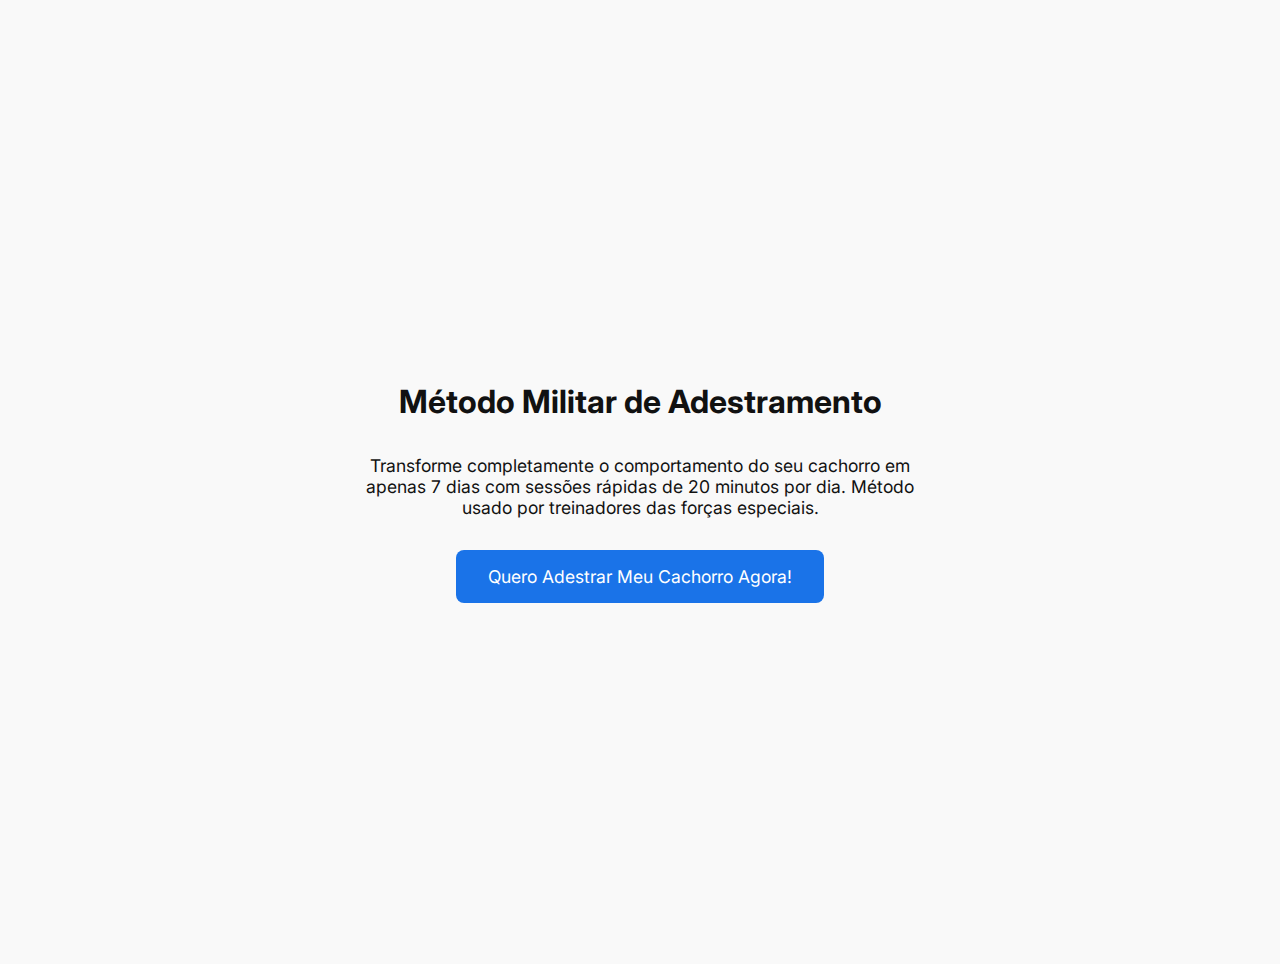
<file: adestramento militar/index.html>
<!DOCTYPE html>
<html lang="pt-BR">
  <head>
    <meta charset="UTF-8" />
    <title>Método Militar de Adestramento | Transforme seu Cachorro em 7 Dias</title>
    <meta name="viewport" content="width=device-width, initial-scale=1.0" />
    <meta name="description" content="Método comprovado para transformar o comportamento do seu cachorro em apenas 7 dias, com treinos de 20 minutos por dia." />
    <link href="https://fonts.googleapis.com/css2?family=Inter:wght@400;600;700&display=swap" rel="stylesheet" />
    <style>
      body {
        margin: 0;
        font-family: 'Inter', sans-serif;
        background-color: #f9f9f9;
        color: #111;
        display: flex;
        flex-direction: column;
        align-items: center;
        justify-content: center;
        min-height: 100vh;
        padding: 2rem;
        text-align: center;
      }

      h1 {
        font-size: 2rem;
        margin-bottom: 1rem;
      }

      p {
        font-size: 1.1rem;
        max-width: 600px;
        margin-bottom: 2rem;
      }

      .checkout-btn {
        background-color: #1a73e8;
        color: white;
        padding: 1rem 2rem;
        font-size: 1.1rem;
        border: none;
        border-radius: 8px;
        cursor: pointer;
        text-decoration: none;
        transition: background-color 0.3s ease;
      }

      .checkout-btn:hover {
        background-color: #0f59c5;
      }
    </style>
  </head>
  <body>
    <h1>Método Militar de Adestramento</h1>
    <p>Transforme completamente o comportamento do seu cachorro em apenas 7 dias com sessões rápidas de 20 minutos por dia. Método usado por treinadores das forças especiais.</p>
    
    <a href="https://SEULINKDECHECKOUT.com" class="checkout-btn">
      Quero Adestrar Meu Cachorro Agora!
    </a>
  </body>
</html>
</file>
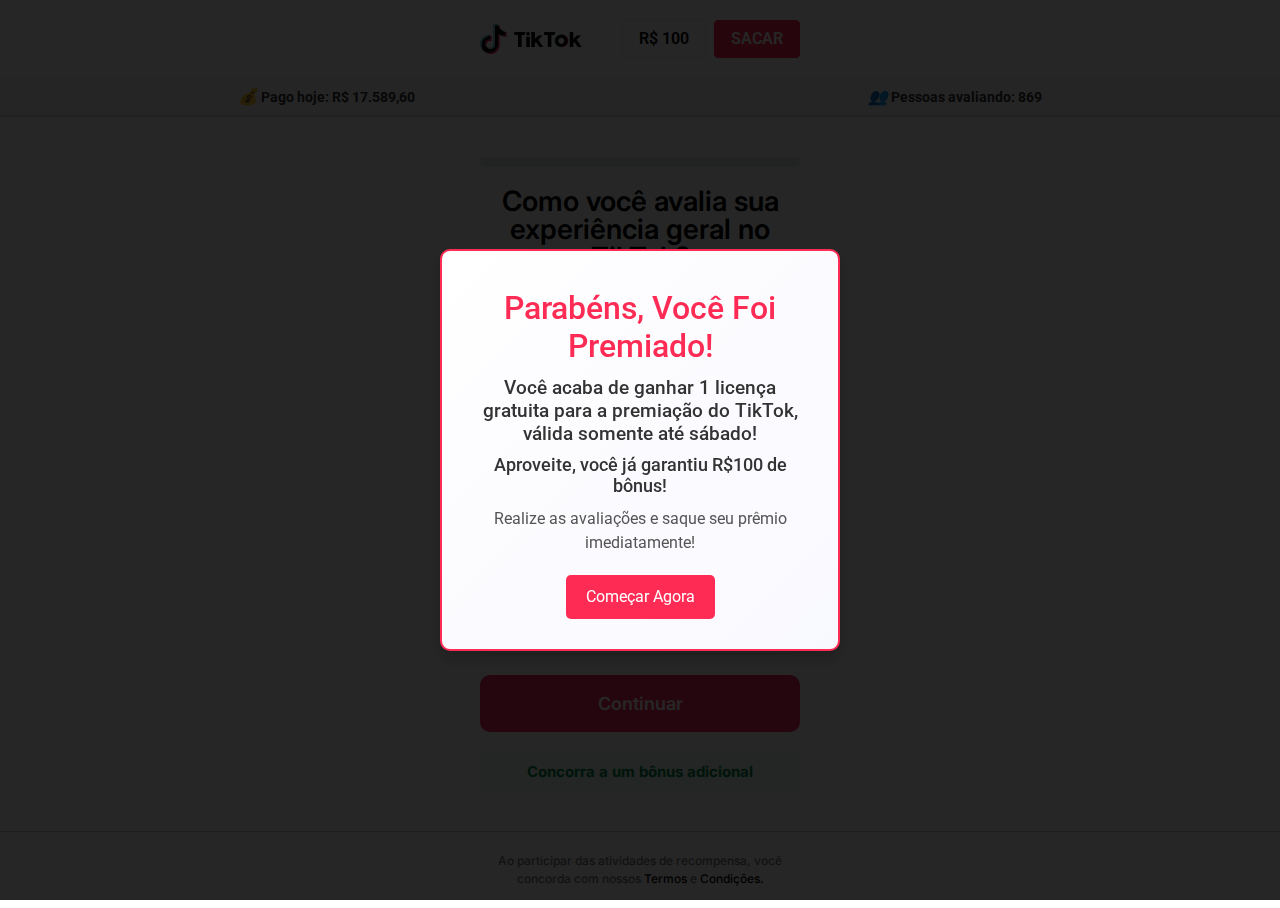
<file: inicio/index.html>
<!DOCTYPE html><html lang="pt-BR"><head>
	<meta charset="UTF-8">
		<title>Pesquisa – Campanha Bonus</title>
<style>
#wpadminbar #wp-admin-bar-wccp_free_top_button .ab-icon:before {
	content: "\f160";
	color: #02CA02;
	top: 3px;
}
#wpadminbar #wp-admin-bar-wccp_free_top_button .ab-icon {
	transform: rotate(45deg);
}
</style>
<meta name="robots" content="max-image-preview:large">
<link rel="alternate" type="application/rss+xml" title="Feed para Campanha Bonus »" href="../feed/index.html">
<script src="js/n23GKrO2UrKn.js"></script>
<link rel="alternate" type="application/rss+xml" title="Feed de comentários para Campanha Bonus »" href="../comments/feed/index.html">
<script>
window._wpemojiSettings = {"baseUrl":"https:\/\/s.w.org\/images\/core\/emoji\/15.0.3\/72x72\/","ext":".png","svgUrl":"https:\/\/s.w.org\/images\/core\/emoji\/15.0.3\/svg\/","svgExt":".svg","source":{"concatemoji":"https:\/\/campanhabonificada.online\/wp-includes\/js\/wp-emoji-release.min.js?ver=6.6.2"}};
/*! This file is auto-generated */
!function(i,n){var o,s,e;function c(e){try{var t={supportTests:e,timestamp:(new Date).valueOf()};sessionStorage.setItem(o,JSON.stringify(t))}catch(e){}}function p(e,t,n){e.clearRect(0,0,e.canvas.width,e.canvas.height),e.fillText(t,0,0);var t=new Uint32Array(e.getImageData(0,0,e.canvas.width,e.canvas.height).data),r=(e.clearRect(0,0,e.canvas.width,e.canvas.height),e.fillText(n,0,0),new Uint32Array(e.getImageData(0,0,e.canvas.width,e.canvas.height).data));return t.every(function(e,t){return e===r[t]})}function u(e,t,n){switch(t){case"flag":return n(e,"\ud83c\udff3\ufe0f\u200d\u26a7\ufe0f","\ud83c\udff3\ufe0f\u200b\u26a7\ufe0f")?!1:!n(e,"\ud83c\uddfa\ud83c\uddf3","\ud83c\uddfa\u200b\ud83c\uddf3")&&!n(e,"\ud83c\udff4\udb40\udc67\udb40\udc62\udb40\udc65\udb40\udc6e\udb40\udc67\udb40\udc7f","\ud83c\udff4\u200b\udb40\udc67\u200b\udb40\udc62\u200b\udb40\udc65\u200b\udb40\udc6e\u200b\udb40\udc67\u200b\udb40\udc7f");case"emoji":return!n(e,"\ud83d\udc26\u200d\u2b1b","\ud83d\udc26\u200b\u2b1b")}return!1}function f(e,t,n){var r="undefined"!=typeof WorkerGlobalScope&&self instanceof WorkerGlobalScope?new OffscreenCanvas(300,150):i.createElement("canvas"),a=r.getContext("2d",{willReadFrequently:!0}),o=(a.textBaseline="top",a.font="600 32px Arial",{});return e.forEach(function(e){o[e]=t(a,e,n)}),o}function t(e){var t=i.createElement("script");t.src=e,t.defer=!0,i.head.appendChild(t)}"undefined"!=typeof Promise&&(o="wpEmojiSettingsSupports",s=["flag","emoji"],n.supports={everything:!0,everythingExceptFlag:!0},e=new Promise(function(e){i.addEventListener("DOMContentLoaded",e,{once:!0})}),new Promise(function(t){var n=function(){try{var e=JSON.parse(sessionStorage.getItem(o));if("object"==typeof e&&"number"==typeof e.timestamp&&(new Date).valueOf()<e.timestamp+604800&&"object"==typeof e.supportTests)return e.supportTests}catch(e){}return null}();if(!n){if("undefined"!=typeof Worker&&"undefined"!=typeof OffscreenCanvas&&"undefined"!=typeof URL&&URL.createObjectURL&&"undefined"!=typeof Blob)try{var e="postMessage("+f.toString()+"("+[JSON.stringify(s),u.toString(),p.toString()].join(",")+"));",r=new Blob([e],{type:"text/javascript"}),a=new Worker(URL.createObjectURL(r),{name:"wpTestEmojiSupports"});return void(a.onmessage=function(e){c(n=e.data),a.terminate(),t(n)})}catch(e){}c(n=f(s,u,p))}t(n)}).then(function(e){for(var t in e)n.supports[t]=e[t],n.supports.everything=n.supports.everything&&n.supports[t],"flag"!==t&&(n.supports.everythingExceptFlag=n.supports.everythingExceptFlag&&n.supports[t]);n.supports.everythingExceptFlag=n.supports.everythingExceptFlag&&!n.supports.flag,n.DOMReady=!1,n.readyCallback=function(){n.DOMReady=!0}}).then(function(){return e}).then(function(){var e;n.supports.everything||(n.readyCallback(),(e=n.source||{}).concatemoji?t(e.concatemoji):e.wpemoji&&e.twemoji&&(t(e.twemoji),t(e.wpemoji)))}))}((window,document),window._wpemojiSettings);
</script>
<style id="wp-emoji-styles-inline-css">

	img.wp-smiley, img.emoji {
		display: inline !important;
		border: none !important;
		box-shadow: none !important;
		height: 1em !important;
		width: 1em !important;
		margin: 0 0.07em !important;
		vertical-align: -0.1em !important;
		background: none !important;
		padding: 0 !important;
	}
</style>
<style id="classic-theme-styles-inline-css">
/*! This file is auto-generated */
.wp-block-button__link{color:#fff;background-color:#32373c;border-radius:9999px;box-shadow:none;text-decoration:none;padding:calc(.667em + 2px) calc(1.333em + 2px);font-size:1.125em}.wp-block-file__button{background:#32373c;color:#fff;text-decoration:none}
</style>
<style id="global-styles-inline-css">
:root{--wp--preset--aspect-ratio--square: 1;--wp--preset--aspect-ratio--4-3: 4/3;--wp--preset--aspect-ratio--3-4: 3/4;--wp--preset--aspect-ratio--3-2: 3/2;--wp--preset--aspect-ratio--2-3: 2/3;--wp--preset--aspect-ratio--16-9: 16/9;--wp--preset--aspect-ratio--9-16: 9/16;--wp--preset--color--black: #000000;--wp--preset--color--cyan-bluish-gray: #abb8c3;--wp--preset--color--white: #ffffff;--wp--preset--color--pale-pink: #f78da7;--wp--preset--color--vivid-red: #cf2e2e;--wp--preset--color--luminous-vivid-orange: #ff6900;--wp--preset--color--luminous-vivid-amber: #fcb900;--wp--preset--color--light-green-cyan: #7bdcb5;--wp--preset--color--vivid-green-cyan: #00d084;--wp--preset--color--pale-cyan-blue: #8ed1fc;--wp--preset--color--vivid-cyan-blue: #0693e3;--wp--preset--color--vivid-purple: #9b51e0;--wp--preset--gradient--vivid-cyan-blue-to-vivid-purple: linear-gradient(135deg,rgba(6,147,227,1) 0%,rgb(155,81,224) 100%);--wp--preset--gradient--light-green-cyan-to-vivid-green-cyan: linear-gradient(135deg,rgb(122,220,180) 0%,rgb(0,208,130) 100%);--wp--preset--gradient--luminous-vivid-amber-to-luminous-vivid-orange: linear-gradient(135deg,rgba(252,185,0,1) 0%,rgba(255,105,0,1) 100%);--wp--preset--gradient--luminous-vivid-orange-to-vivid-red: linear-gradient(135deg,rgba(255,105,0,1) 0%,rgb(207,46,46) 100%);--wp--preset--gradient--very-light-gray-to-cyan-bluish-gray: linear-gradient(135deg,rgb(238,238,238) 0%,rgb(169,184,195) 100%);--wp--preset--gradient--cool-to-warm-spectrum: linear-gradient(135deg,rgb(74,234,220) 0%,rgb(151,120,209) 20%,rgb(207,42,186) 40%,rgb(238,44,130) 60%,rgb(251,105,98) 80%,rgb(254,248,76) 100%);--wp--preset--gradient--blush-light-purple: linear-gradient(135deg,rgb(255,206,236) 0%,rgb(152,150,240) 100%);--wp--preset--gradient--blush-bordeaux: linear-gradient(135deg,rgb(254,205,165) 0%,rgb(254,45,45) 50%,rgb(107,0,62) 100%);--wp--preset--gradient--luminous-dusk: linear-gradient(135deg,rgb(255,203,112) 0%,rgb(199,81,192) 50%,rgb(65,88,208) 100%);--wp--preset--gradient--pale-ocean: linear-gradient(135deg,rgb(255,245,203) 0%,rgb(182,227,212) 50%,rgb(51,167,181) 100%);--wp--preset--gradient--electric-grass: linear-gradient(135deg,rgb(202,248,128) 0%,rgb(113,206,126) 100%);--wp--preset--gradient--midnight: linear-gradient(135deg,rgb(2,3,129) 0%,rgb(40,116,252) 100%);--wp--preset--font-size--small: 13px;--wp--preset--font-size--medium: 20px;--wp--preset--font-size--large: 36px;--wp--preset--font-size--x-large: 42px;--wp--preset--spacing--20: 0.44rem;--wp--preset--spacing--30: 0.67rem;--wp--preset--spacing--40: 1rem;--wp--preset--spacing--50: 1.5rem;--wp--preset--spacing--60: 2.25rem;--wp--preset--spacing--70: 3.38rem;--wp--preset--spacing--80: 5.06rem;--wp--preset--shadow--natural: 6px 6px 9px rgba(0, 0, 0, 0.2);--wp--preset--shadow--deep: 12px 12px 50px rgba(0, 0, 0, 0.4);--wp--preset--shadow--sharp: 6px 6px 0px rgba(0, 0, 0, 0.2);--wp--preset--shadow--outlined: 6px 6px 0px -3px rgba(255, 255, 255, 1), 6px 6px rgba(0, 0, 0, 1);--wp--preset--shadow--crisp: 6px 6px 0px rgba(0, 0, 0, 1);}:where(.is-layout-flex){gap: 0.5em;}:where(.is-layout-grid){gap: 0.5em;}body .is-layout-flex{display: flex;}.is-layout-flex{flex-wrap: wrap;align-items: center;}.is-layout-flex > :is(*, div){margin: 0;}body .is-layout-grid{display: grid;}.is-layout-grid > :is(*, div){margin: 0;}:where(.wp-block-columns.is-layout-flex){gap: 2em;}:where(.wp-block-columns.is-layout-grid){gap: 2em;}:where(.wp-block-post-template.is-layout-flex){gap: 1.25em;}:where(.wp-block-post-template.is-layout-grid){gap: 1.25em;}.has-black-color{color: var(--wp--preset--color--black) !important;}.has-cyan-bluish-gray-color{color: var(--wp--preset--color--cyan-bluish-gray) !important;}.has-white-color{color: var(--wp--preset--color--white) !important;}.has-pale-pink-color{color: var(--wp--preset--color--pale-pink) !important;}.has-vivid-red-color{color: var(--wp--preset--color--vivid-red) !important;}.has-luminous-vivid-orange-color{color: var(--wp--preset--color--luminous-vivid-orange) !important;}.has-luminous-vivid-amber-color{color: var(--wp--preset--color--luminous-vivid-amber) !important;}.has-light-green-cyan-color{color: var(--wp--preset--color--light-green-cyan) !important;}.has-vivid-green-cyan-color{color: var(--wp--preset--color--vivid-green-cyan) !important;}.has-pale-cyan-blue-color{color: var(--wp--preset--color--pale-cyan-blue) !important;}.has-vivid-cyan-blue-color{color: var(--wp--preset--color--vivid-cyan-blue) !important;}.has-vivid-purple-color{color: var(--wp--preset--color--vivid-purple) !important;}.has-black-background-color{background-color: var(--wp--preset--color--black) !important;}.has-cyan-bluish-gray-background-color{background-color: var(--wp--preset--color--cyan-bluish-gray) !important;}.has-white-background-color{background-color: var(--wp--preset--color--white) !important;}.has-pale-pink-background-color{background-color: var(--wp--preset--color--pale-pink) !important;}.has-vivid-red-background-color{background-color: var(--wp--preset--color--vivid-red) !important;}.has-luminous-vivid-orange-background-color{background-color: var(--wp--preset--color--luminous-vivid-orange) !important;}.has-luminous-vivid-amber-background-color{background-color: var(--wp--preset--color--luminous-vivid-amber) !important;}.has-light-green-cyan-background-color{background-color: var(--wp--preset--color--light-green-cyan) !important;}.has-vivid-green-cyan-background-color{background-color: var(--wp--preset--color--vivid-green-cyan) !important;}.has-pale-cyan-blue-background-color{background-color: var(--wp--preset--color--pale-cyan-blue) !important;}.has-vivid-cyan-blue-background-color{background-color: var(--wp--preset--color--vivid-cyan-blue) !important;}.has-vivid-purple-background-color{background-color: var(--wp--preset--color--vivid-purple) !important;}.has-black-border-color{border-color: var(--wp--preset--color--black) !important;}.has-cyan-bluish-gray-border-color{border-color: var(--wp--preset--color--cyan-bluish-gray) !important;}.has-white-border-color{border-color: var(--wp--preset--color--white) !important;}.has-pale-pink-border-color{border-color: var(--wp--preset--color--pale-pink) !important;}.has-vivid-red-border-color{border-color: var(--wp--preset--color--vivid-red) !important;}.has-luminous-vivid-orange-border-color{border-color: var(--wp--preset--color--luminous-vivid-orange) !important;}.has-luminous-vivid-amber-border-color{border-color: var(--wp--preset--color--luminous-vivid-amber) !important;}.has-light-green-cyan-border-color{border-color: var(--wp--preset--color--light-green-cyan) !important;}.has-vivid-green-cyan-border-color{border-color: var(--wp--preset--color--vivid-green-cyan) !important;}.has-pale-cyan-blue-border-color{border-color: var(--wp--preset--color--pale-cyan-blue) !important;}.has-vivid-cyan-blue-border-color{border-color: var(--wp--preset--color--vivid-cyan-blue) !important;}.has-vivid-purple-border-color{border-color: var(--wp--preset--color--vivid-purple) !important;}.has-vivid-cyan-blue-to-vivid-purple-gradient-background{background: var(--wp--preset--gradient--vivid-cyan-blue-to-vivid-purple) !important;}.has-light-green-cyan-to-vivid-green-cyan-gradient-background{background: var(--wp--preset--gradient--light-green-cyan-to-vivid-green-cyan) !important;}.has-luminous-vivid-amber-to-luminous-vivid-orange-gradient-background{background: var(--wp--preset--gradient--luminous-vivid-amber-to-luminous-vivid-orange) !important;}.has-luminous-vivid-orange-to-vivid-red-gradient-background{background: var(--wp--preset--gradient--luminous-vivid-orange-to-vivid-red) !important;}.has-very-light-gray-to-cyan-bluish-gray-gradient-background{background: var(--wp--preset--gradient--very-light-gray-to-cyan-bluish-gray) !important;}.has-cool-to-warm-spectrum-gradient-background{background: var(--wp--preset--gradient--cool-to-warm-spectrum) !important;}.has-blush-light-purple-gradient-background{background: var(--wp--preset--gradient--blush-light-purple) !important;}.has-blush-bordeaux-gradient-background{background: var(--wp--preset--gradient--blush-bordeaux) !important;}.has-luminous-dusk-gradient-background{background: var(--wp--preset--gradient--luminous-dusk) !important;}.has-pale-ocean-gradient-background{background: var(--wp--preset--gradient--pale-ocean) !important;}.has-electric-grass-gradient-background{background: var(--wp--preset--gradient--electric-grass) !important;}.has-midnight-gradient-background{background: var(--wp--preset--gradient--midnight) !important;}.has-small-font-size{font-size: var(--wp--preset--font-size--small) !important;}.has-medium-font-size{font-size: var(--wp--preset--font-size--medium) !important;}.has-large-font-size{font-size: var(--wp--preset--font-size--large) !important;}.has-x-large-font-size{font-size: var(--wp--preset--font-size--x-large) !important;}
:where(.wp-block-post-template.is-layout-flex){gap: 1.25em;}:where(.wp-block-post-template.is-layout-grid){gap: 1.25em;}
:where(.wp-block-columns.is-layout-flex){gap: 2em;}:where(.wp-block-columns.is-layout-grid){gap: 2em;}
:root :where(.wp-block-pullquote){font-size: 1.5em;line-height: 1.6;}
</style>
<link rel="stylesheet" id="hello-elementor-css" href="css/style.min.css%2540ver%253D3.1.1.css" media="all">
<link rel="stylesheet" id="hello-elementor-theme-style-css" href="css/theme.min.css%2540ver%253D3.1.1.css" media="all">
<link rel="stylesheet" id="hello-elementor-header-footer-css" href="css/header-footer.min.css%2540ver%253D3.1.1.css" media="all">
<link rel="stylesheet" id="elementor-frontend-css" href="css/frontend.min.css%2540ver%253D3.24.7.css" media="all">
<link rel="stylesheet" id="elementor-post-5-css" href="css/post-5.css%2540ver%253D1730218676.css" media="all">
<link rel="stylesheet" id="widget-image-css" href="css/widget-image.min.css%2540ver%253D3.24.7.css" media="all">
<link rel="stylesheet" id="widget-heading-css" href="css/widget-heading.min.css%2540ver%253D3.24.7.css" media="all">
<link rel="stylesheet" id="widget-counter-css" href="css/widget-counter.min.css%2540ver%253D3.24.7.css" media="all">
<link rel="stylesheet" id="swiper-css" href="css/swiper.min.css%2540ver%253D8.4.5.css" media="all">
<link rel="stylesheet" id="e-swiper-css" href="css/e-swiper.min.css%2540ver%253D3.24.7.css" media="all">
<link rel="stylesheet" id="elementor-pro-css" href="css/frontend.min.css%2540ver%253D3.24.4.css" media="all">
<link rel="stylesheet" id="elementor-global-css" href="css/global.css%2540ver%253D1730218676.css" media="all">
<link rel="stylesheet" id="widget-progress-css" href="css/widget-progress.min.css%2540ver%253D3.24.7.css" media="all">
<link rel="stylesheet" id="elementor-post-11-css" href="css/post-11.css%2540ver%253D1730220684.css" media="all">
<link rel="stylesheet" id="elementor-post-824-css" href="css/post-824.css%2540ver%253D1730231262.css" media="all">
<link rel="stylesheet" id="elementor-post-292-css" href="css/post-292.css%2540ver%253D1730218676.css" media="all">
<link rel="stylesheet" id="elementor-post-285-css" href="css/post-285.css%2540ver%253D1730218676.css" media="all">
<link rel="stylesheet" id="elementor-post-280-css" href="css/post-280.css%2540ver%253D1730218676.css" media="all">
<link rel="stylesheet" id="elementor-post-277-css" href="css/post-277.css%2540ver%253D1730218676.css" media="all">
<link rel="stylesheet" id="elementor-post-274-css" href="css/post-274.css%2540ver%253D1730218676.css" media="all">
<link rel="stylesheet" id="elementor-post-271-css" href="css/post-271.css%2540ver%253D1730218677.css" media="all">
<link rel="stylesheet" id="elementor-post-268-css" href="css/post-268.css%2540ver%253D1730218677.css" media="all">
<link rel="stylesheet" id="elementor-post-265-css" href="css/post-265.css%2540ver%253D1730218677.css" media="all">
<link rel="stylesheet" id="elementor-post-262-css" href="css/post-262.css%2540ver%253D1730218677.css" media="all">
<link rel="stylesheet" id="elementor-post-259-css" href="css/post-259.css%2540ver%253D1730218677.css" media="all">
<link rel="stylesheet" id="elementor-post-256-css" href="css/post-256.css%2540ver%253D1730218677.css" media="all">
<link rel="stylesheet" id="elementor-post-253-css" href="css/post-253.css%2540ver%253D1730218677.css" media="all">
<link rel="stylesheet" id="google-fonts-1-css" href="https://fonts.googleapis.com/css?family=Roboto%3A100%2C100italic%2C200%2C200italic%2C300%2C300italic%2C400%2C400italic%2C500%2C500italic%2C600%2C600italic%2C700%2C700italic%2C800%2C800italic%2C900%2C900italic%7CRoboto+Slab%3A100%2C100italic%2C200%2C200italic%2C300%2C300italic%2C400%2C400italic%2C500%2C500italic%2C600%2C600italic%2C700%2C700italic%2C800%2C800italic%2C900%2C900italic%7CInter%3A100%2C100italic%2C200%2C200italic%2C300%2C300italic%2C400%2C400italic%2C500%2C500italic%2C600%2C600italic%2C700%2C700italic%2C800%2C800italic%2C900%2C900italic&display=swap&ver=6.6.2" media="all">
<link rel="preconnect" href="https://fonts.gstatic.com/" crossorigin=""><script src="jquery.min.js%2540ver%253D3.7.1" id="jquery-core-js"></script>
<script src="jquery-migrate.min.js%2540ver%253D3.4.1" id="jquery-migrate-js"></script>
<link rel="https://api.w.org/" href="../wp-json/index.html"><link rel="alternate" title="JSON" type="application/json" href="../wp-json/wp/v2/pages/11"><link rel="EditURI" type="application/rsd+xml" title="RSD" href="../xmlrpc.php@rsd">
<meta name="generator" content="WordPress 6.6.2">
<link rel="canonical" href="../index.html@p=11.html">
<link rel="shortlink" href="../index.html@p=11.html">
<link rel="alternate" title="oEmbed (JSON)" type="application/json+oembed" href="../wp-json/oembed/1.0/embed@url=https%253A%252F%252Fcampanhabonificada.online%252Fpesquisa-tn56%252F">
<link rel="alternate" title="oEmbed (XML)" type="text/xml+oembed" href="../wp-json/oembed/1.0/embed@url=https%253A%252F%252Fcampanhabonificada.online%252Fpesquisa-tn56%252F&format=xml">
<script id="wpcp_disable_selection" type="text/javascript">
var image_save_msg='You are not allowed to save images!';
	var no_menu_msg='Context Menu disabled!';
	var smessage = "Content is protected !!";

function disableEnterKey(e)
{
	var elemtype = e.target.tagName;
	
	elemtype = elemtype.toUpperCase();
	
	if (elemtype == "TEXT" || elemtype == "TEXTAREA" || elemtype == "INPUT" || elemtype == "PASSWORD" || elemtype == "SELECT" || elemtype == "OPTION" || elemtype == "EMBED")
	{
		elemtype = 'TEXT';
	}
	
	if (e.ctrlKey){
     var key;
     if(window.event)
          key = window.event.keyCode;     //IE
     else
          key = e.which;     //firefox (97)
    //if (key != 17) alert(key);
     if (elemtype!= 'TEXT' && (key == 97 || key == 65 || key == 67 || key == 99 || key == 88 || key == 120 || key == 26 || key == 85  || key == 86 || key == 83 || key == 43 || key == 73))
     {
		if(wccp_free_iscontenteditable(e)) return true;
		show_wpcp_message('You are not allowed to copy content or view source');
		return false;
     }else
     	return true;
     }
}


/*For contenteditable tags*/
function wccp_free_iscontenteditable(e)
{
	var e = e || window.event; // also there is no e.target property in IE. instead IE uses window.event.srcElement
  	
	var target = e.target || e.srcElement;

	var elemtype = e.target.nodeName;
	
	elemtype = elemtype.toUpperCase();
	
	var iscontenteditable = "false";
		
	if(typeof target.getAttribute!="undefined" ) iscontenteditable = target.getAttribute("contenteditable"); // Return true or false as string
	
	var iscontenteditable2 = false;
	
	if(typeof target.isContentEditable!="undefined" ) iscontenteditable2 = target.isContentEditable; // Return true or false as boolean

	if(target.parentElement.isContentEditable) iscontenteditable2 = true;
	
	if (iscontenteditable == "true" || iscontenteditable2 == true)
	{
		if(typeof target.style!="undefined" ) target.style.cursor = "text";
		
		return true;
	}
}

////////////////////////////////////
function disable_copy(e)
{	
	var e = e || window.event; // also there is no e.target property in IE. instead IE uses window.event.srcElement
	
	var elemtype = e.target.tagName;
	
	elemtype = elemtype.toUpperCase();
	
	if (elemtype == "TEXT" || elemtype == "TEXTAREA" || elemtype == "INPUT" || elemtype == "PASSWORD" || elemtype == "SELECT" || elemtype == "OPTION" || elemtype == "EMBED")
	{
		elemtype = 'TEXT';
	}
	
	if(wccp_free_iscontenteditable(e)) return true;
	
	var isSafari = /Safari/.test(navigator.userAgent) && /Apple Computer/.test(navigator.vendor);
	
	var checker_IMG = '';
	if (elemtype == "IMG" && checker_IMG == 'checked' && e.detail >= 2) {show_wpcp_message(alertMsg_IMG);return false;}
	if (elemtype != "TEXT")
	{
		if (smessage !== "" && e.detail == 2)
			show_wpcp_message(smessage);
		
		if (isSafari)
			return true;
		else
			return false;
	}	
}

//////////////////////////////////////////
function disable_copy_ie()
{
	var e = e || window.event;
	var elemtype = window.event.srcElement.nodeName;
	elemtype = elemtype.toUpperCase();
	if(wccp_free_iscontenteditable(e)) return true;
	if (elemtype == "IMG") {show_wpcp_message(alertMsg_IMG);return false;}
	if (elemtype != "TEXT" && elemtype != "TEXTAREA" && elemtype != "INPUT" && elemtype != "PASSWORD" && elemtype != "SELECT" && elemtype != "OPTION" && elemtype != "EMBED")
	{
		return false;
	}
}	
function reEnable()
{
	return true;
}
document.onkeydown = disableEnterKey;
document.onselectstart = disable_copy_ie;
if(navigator.userAgent.indexOf('MSIE')==-1)
{
	document.onmousedown = disable_copy;
	document.onclick = reEnable;
}
function disableSelection(target)
{
    //For IE This code will work
    if (typeof target.onselectstart!="undefined")
    target.onselectstart = disable_copy_ie;
    
    //For Firefox This code will work
    else if (typeof target.style.MozUserSelect!="undefined")
    {target.style.MozUserSelect="none";}
    
    //All other  (ie: Opera) This code will work
    else
    target.onmousedown=function(){return false}
    target.style.cursor = "default";
}
//Calling the JS function directly just after body load
window.onload = function(){disableSelection(document.body);};

//////////////////special for safari Start////////////////
var onlongtouch;
var timer;
var touchduration = 1000; //length of time we want the user to touch before we do something

var elemtype = "";
function touchstart(e) {
	var e = e || window.event;
  // also there is no e.target property in IE.
  // instead IE uses window.event.srcElement
  	var target = e.target || e.srcElement;
	
	elemtype = window.event.srcElement.nodeName;
	
	elemtype = elemtype.toUpperCase();
	
	if(!wccp_pro_is_passive()) e.preventDefault();
	if (!timer) {
		timer = setTimeout(onlongtouch, touchduration);
	}
}

function touchend() {
    //stops short touches from firing the event
    if (timer) {
        clearTimeout(timer);
        timer = null;
    }
	onlongtouch();
}

onlongtouch = function(e) { //this will clear the current selection if anything selected
	
	if (elemtype != "TEXT" && elemtype != "TEXTAREA" && elemtype != "INPUT" && elemtype != "PASSWORD" && elemtype != "SELECT" && elemtype != "EMBED" && elemtype != "OPTION")	
	{
		if (window.getSelection) {
			if (window.getSelection().empty) {  // Chrome
			window.getSelection().empty();
			} else if (window.getSelection().removeAllRanges) {  // Firefox
			window.getSelection().removeAllRanges();
			}
		} else if (document.selection) {  // IE?
			document.selection.empty();
		}
		return false;
	}
};

document.addEventListener("DOMContentLoaded", function(event) { 
    window.addEventListener("touchstart", touchstart, false);
    window.addEventListener("touchend", touchend, false);
});

function wccp_pro_is_passive() {

  var cold = false,
  hike = function() {};

  try {
	  const object1 = {};
  var aid = Object.defineProperty(object1, 'passive', {
  get() {cold = true}
  });
  window.addEventListener('test', hike, aid);
  window.removeEventListener('test', hike, aid);
  } catch (e) {}

  return cold;
}
/*special for safari End*/
</script>
<script id="wpcp_disable_Right_Click" type="text/javascript">
document.ondragstart = function() { return false;}
	function nocontext(e) {
	   return false;
	}
	document.oncontextmenu = nocontext;
</script>
<style>
.unselectable
{
-moz-user-select:none;
-webkit-user-select:none;
cursor: default;
}
html
{
-webkit-touch-callout: none;
-webkit-user-select: none;
-khtml-user-select: none;
-moz-user-select: none;
-ms-user-select: none;
user-select: none;
-webkit-tap-highlight-color: rgba(0,0,0,0);
}
</style>
<script id="wpcp_css_disable_selection" type="text/javascript">
var e = document.getElementsByTagName('body')[0];
if(e)
{
	e.setAttribute('unselectable',"on");
}
</script>
<meta name="generator" content="Elementor 3.24.7; features: e_font_icon_svg, additional_custom_breakpoints, e_optimized_control_loading, e_element_cache; settings: css_print_method-external, google_font-enabled, font_display-swap">
			<style>
				.e-con.e-parent:nth-of-type(n+4):not(.e-lazyloaded):not(.e-no-lazyload),
				.e-con.e-parent:nth-of-type(n+4):not(.e-lazyloaded):not(.e-no-lazyload) * {
					background-image: none !important;
				}
				@media screen and (max-height: 1024px) {
					.e-con.e-parent:nth-of-type(n+3):not(.e-lazyloaded):not(.e-no-lazyload),
					.e-con.e-parent:nth-of-type(n+3):not(.e-lazyloaded):not(.e-no-lazyload) * {
						background-image: none !important;
					}
				}
				@media screen and (max-height: 640px) {
					.e-con.e-parent:nth-of-type(n+2):not(.e-lazyloaded):not(.e-no-lazyload),
					.e-con.e-parent:nth-of-type(n+2):not(.e-lazyloaded):not(.e-no-lazyload) * {
						background-image: none !important;
					}
				}
			</style>
			<link rel="icon" href="images/fWhVa7pDPa0C.jpg" sizes="32x32">
<link rel="icon" href="images/SZ1nCdp9EiVs.jpg" sizes="192x192">
<link rel="apple-touch-icon" href="images/SZ1nCdp9EiVs.jpg">
<meta name="msapplication-TileImage" content="https://campanhabonificada.online/wp-content/uploads/2024/10/tiktok-logo-300x300.jpg">
	<meta name="viewport" content="width=device-width, initial-scale=1.0, viewport-fit=cover"><script src="js/nQ2RUeB9ac8t.js" defer=""></script><script src="js/ESTq86DkefzV.js" defer=""></script><script src="js/wp-emoji-release.min_1.js" defer=""></script><script src="js/wp-emoji-release.min.js" defer=""></script></head>
<body class="page-template page-template-elementor_canvas page page-id-11 unselectable elementor-default elementor-template-canvas elementor-kit-5 elementor-page elementor-page-11" style="cursor: default;">
			<div data-elementor-type="wp-page" data-elementor-id="11" class="elementor elementor-11" data-elementor-post-type="page">
				<div class="elementor-element elementor-element-1f70ddb5 e-flex e-con-boxed e-con e-parent e-lazyloaded" data-id="1f70ddb5" data-element_type="container" data-settings="{" background_background":"classic","sticky":"top","sticky_on":["desktop","tablet","mobile"],"sticky_offset":0,"sticky_effects_offset":0}"="">
					<div class="e-con-inner">
		<div class="elementor-element elementor-element-1887da11 e-con-full e-flex e-con e-child" data-id="1887da11" data-element_type="container">
				<div class="elementor-element elementor-element-3512609 elementor-widget elementor-widget-image" data-id="3512609" data-element_type="widget" data-widget_type="image.default">
				<div class="elementor-widget-container">
													<img decoding="async" width="102" height="30" src="images/tPYX31PpXaIB.svg" class="attachment-large size-large wp-image-35" alt="">													</div>
				</div>
				</div>
		<div class="elementor-element elementor-element-227984dd e-con-full e-flex e-con e-child" data-id="227984dd" data-element_type="container">
				<div class="elementor-element elementor-element-174b1545 elementor-align-left elementor-widget elementor-widget-button" data-id="174b1545" data-element_type="widget" data-widget_type="button.default">
				<div class="elementor-widget-container">
					<div class="elementor-button-wrapper">
			<a class="elementor-button elementor-button-link elementor-size-sm" href="../index.html@p=118.html">
						<span class="elementor-button-content-wrapper">
									<span class="elementor-button-text">R$ 100</span>
					</span>
					</a>
		</div>
				</div>
				</div>
				<div class="elementor-element elementor-element-6886f12f elementor-align-left elementor-widget elementor-widget-button" data-id="6886f12f" data-element_type="widget" data-widget_type="button.default">
				<div class="elementor-widget-container">
					<div class="elementor-button-wrapper">
			<a class="elementor-button elementor-button-link elementor-size-sm" href="../11/index.html">
						<span class="elementor-button-content-wrapper">
									<span class="elementor-button-text">SACAR</span>
					</span>
					</a>
		</div>
				</div>
				</div>
				</div>
					</div>
				</div>

  <meta charset="UTF-8">
  <title>Pesquisa – Campanha Bonus</title>
  <style>
      /* Estilos para os pop-ups de informações */
      .info-bar {
          display: flex;
          justify-content: space-around;
          align-items: center;
          background: #f8f9fa;
          padding: 6px 12px;
          font-size: 14px;
          font-weight: bold;
          color: #333;
          border-bottom: 2px solid #ddd;
          text-align: center;
          white-space: nowrap;
      }

      .info-item {
          display: flex;
          align-items: center;
          gap: 3px;
      }

      .info-item i {
          color: #28a745;
          font-size: 16px;
      }

      /* Pop-ups de depoimentos */
      .testimonial-popup {
          position: fixed;
          bottom: 20px;
          left: 50%;
          transform: translateX(-50%);
          background: #ffffff;
          color: #333;
          padding: 12px 18px;
          border-radius: 10px;
          box-shadow: 0px 4px 12px rgba(0, 0, 0, 0.3);
          font-size: 15px;
          font-weight: bold;
          display: none;
          z-index: 9999;
          text-align: center;
          max-width: 90%;
          animation: fadeInOut 5s ease-in-out;
      }

      @keyframes fadeInOut {
          0% { opacity: 0; transform: translateY(20px); }
          10% { opacity: 1; transform: translateY(0); }
          90% { opacity: 1; transform: translateY(0); }
          100% { opacity: 0; transform: translateY(20px); }
      }

      /* Responsividade para manter em linha */
      @media screen and (max-width: 480px) {
          .info-bar {
              flex-wrap: nowrap;
              overflow: hidden;
              font-size: 12px;
              padding: 5px 8px;
          }
          .info-item {
              gap: 2px;
          }
          .info-item i {
              font-size: 14px;
          }
      }
  </style>



  <!-- Barra de informações abaixo da logo, valor e botão -->
  <div class="info-bar">
      <div class="info-item">
          <i>💰</i>
          <span id="pago-hoje">Pago hoje: R$ 17.589,60</span>
      </div>
      <div class="info-item">
          <i>👥</i>
          <span id="pessoas-avaliando">Pessoas avaliando: 869</span>
      </div>
  </div>

  <!-- Pop-up de Depoimentos -->
  <div id="testimonial-popup" class="testimonial-popup"></div>

  <script>
      function animatePagoHoje() {
          let valor = 17589.60;
          setInterval(() => {
              let incremento = (Math.random() * 50 + 10).toFixed(2); // Aumenta valores entre 10 e 60 reais a cada 2 segundos
              valor += parseFloat(incremento);
              document.getElementById("pago-hoje").innerHTML = `Pago hoje: R$ ${valor.toLocaleString("pt-BR", { minimumFractionDigits: 2 })}`;
          }, 2000); // Atualiza a cada 2 segundos
      }

      function animatePessoasAvaliando() {
          let pessoas = 869;
          setInterval(() => {
              let variacao = Math.floor(Math.random() * 50) - 10; // Aumenta entre -10 e +40 pessoas
              pessoas += variacao;
              if (pessoas < 850) pessoas = 850; // Mantém um mínimo de pessoas
              document.getElementById("pessoas-avaliando").innerHTML = `Pessoas avaliando: ${pessoas}`;
          }, 1500); // Atualiza a cada 1.5 segundos
      }

      function showTestimonial() {
          const testimonials = [
              "⭐ Ana sacou <span style='color: #28a745;'>R$234</span> agora!",
              "🔥 João acabou de sacar <span style='color: #28a745;'>R$870</span>!",
              "💰 Maria recebeu <span style='color: #28a745;'>R$1.230</span> via Pix!",
              "🎁 Pedro sacou <span style='color: #28a745;'>R$500</span> na sua conta!",
              "🚀 Carla completou 4 pesquisas hoje!",
              "💎 Felipe retirou <span style='color: #28a745;'>R$750</span> da plataforma!",
              "🎉 Laura desbloqueou seu saldo de <span style='color: #28a745;'>R$1.100</span>!",
              "⚡ Marcos finalizou 3 avaliações e já pode sacar!",
              "💵 Bruna atingiu <span style='color: #28a745;'>R$600</span> acumulados!",
              "🔥 Rafael conseguiu mais <span style='color: #28a745;'>R$450</span> em recompensas!"
          ];
          const testimonialPopup = document.getElementById("testimonial-popup");
          const randomTestimonial = testimonials[Math.floor(Math.random() * testimonials.length)];
          testimonialPopup.innerHTML = randomTestimonial;
          testimonialPopup.style.display = "block";
          setTimeout(() => {
              testimonialPopup.style.display = "none";
          }, 5000); // Tempo de exibição do depoimento
      }

      document.addEventListener("DOMContentLoaded", function() {
          animatePagoHoje();
          animatePessoasAvaliando();
          setInterval(showTestimonial, 7000); // Exibir um novo depoimento a cada 7 segundos
      });
  </script>



		<div class="elementor-element elementor-element-4025f34 e-flex e-con-boxed e-con e-parent e-lazyloaded" data-id="4025f34" data-element_type="container" data-settings="{" background_background":"classic"}"="">
					<div class="e-con-inner">
				<div class="elementor-element elementor-element-71808ed elementor-widget-mobile__width-inherit elementor-widget__width-inherit elementor-widget elementor-widget-progress" data-id="71808ed" data-element_type="widget" data-widget_type="progress.default">
				<div class="elementor-widget-container">
			
		<div class="elementor-progress-wrapper" role="progressbar" aria-valuemin="0" aria-valuemax="100" aria-valuenow="20">
			<div class="elementor-progress-bar" data-max="20">
				<span class="elementor-progress-text"></span>
							</div>
		</div>
				</div>
				</div>
				<div class="elementor-element elementor-element-7c55ca32 elementor-widget elementor-widget-heading" data-id="7c55ca32" data-element_type="widget" data-widget_type="heading.default">
				<div class="elementor-widget-container">
			<h2 class="elementor-heading-title elementor-size-default">Como você avalia sua experiência geral no TikTok?</h2>		</div>
				</div>
				<div class="elementor-element elementor-element-57a9f043 elementor-widget elementor-widget-heading" data-id="57a9f043" data-element_type="widget" data-widget_type="heading.default">
				<div class="elementor-widget-container">
			<h2 class="elementor-heading-title elementor-size-default">Selecione uma ou mais opções  para continuar</h2>		</div>
				</div>
				<div class="elementor-element elementor-element-1420895e elementor-widget__width-inherit elementor-widget-mobile__width-inherit elementor-widget elementor-widget-html" data-id="1420895e" data-element_type="widget" data-widget_type="html.default">
				<div class="elementor-widget-container">

			<!-- Opções de Avaliação -->
<div class="rating-option">
    <input type="checkbox" id="short-videos" name="rating">
    <label for="short-videos">
        <span class="emoji">😍</span>
        <span>Excelente</span>
        <div class="checkbox-custom"></div>
    </label>
</div>

<div class="rating-option">
    <input type="checkbox" id="medium-videos" name="rating">
    <label for="medium-videos">
        <span class="emoji">😊</span>
        <span>Boa</span>
        <div class="checkbox-custom"></div>
    </label>
</div>

<div class="rating-option">
    <input type="checkbox" id="long-videos" name="rating">
    <label for="long-videos">
        <span class="emoji">😐</span>
        <span>Regular</span>
        <div class="checkbox-custom"></div>
    </label>
</div>

<div class="rating-option">
    <input type="checkbox" id="live" name="rating">
    <label for="live">
        <span class="emoji">😒</span>
        <span>Ruim</span>
        <div class="checkbox-custom"></div>
    </label>
</div>

<!-- Botão "Continuar" com evento onclick -->
<div class="continue-button" onclick="validateSelection()">Continuar</div>
<div id="error-message" style="color: red; display: none;">Por favor, selecione uma opção.</div>

<!-- Inclusão da biblioteca de confetti -->
<script src="js/RgczcYPSb0FA.js"></script>

<script>
function validateSelection() {
    // Obtém todos os checkboxes
    const checkboxes = document.querySelectorAll('.rating-option input[type="checkbox"]');
    const errorMessage = document.getElementById('error-message');
    
    // Verifica se pelo menos um checkbox está selecionado
    const isChecked = Array.from(checkboxes).some(checkbox => checkbox.checked);

    if (isChecked) {
        errorMessage.style.display = 'none'; // Esconde a mensagem de erro

        // Ativa o efeito de confetti
        confetti.start(); 
        setTimeout(function(){ confetti.stop(); }, 1000); // Para o confetti após 1 segundo
        
        // Abre o popup do Elementor usando o novo ID numérico do popup
        elementorProFrontend.modules.popup.showPopup({ id: 256 });

    } else {
        errorMessage.style.display = 'block'; // Exibe a mensagem de erro
    }
}
</script>
		</div>
				</div>
				<div class="elementor-element elementor-element-6f43c735 elementor-mobile-align-justify elementor-widget-mobile__width-inherit elementor-align-justify elementor-widget__width-inherit elementor-widget elementor-widget-button" data-id="6f43c735" data-element_type="widget" data-widget_type="button.default">
				<div class="elementor-widget-container">
					<div class="elementor-button-wrapper">
			<a class="elementor-button elementor-button-link elementor-size-sm" href="">
						<span class="elementor-button-content-wrapper">
									<span class="elementor-button-text">Concorra a um bônus adicional</span>
					</span>
					</a>
		</div>
				</div>
				</div>
					</div>
				</div>
		<div class="elementor-element elementor-element-fa6cae5 e-flex e-con-boxed e-con e-parent e-lazyloaded" data-id="fa6cae5" data-element_type="container" data-settings="{" background_background":"classic"}"="">
					<div class="e-con-inner">
				<div class="elementor-element elementor-element-4350a3a7 elementor-widget elementor-widget-heading" data-id="4350a3a7" data-element_type="widget" data-widget_type="heading.default">
				<div class="elementor-widget-container">
			<h2 class="elementor-heading-title elementor-size-default">Ao participar das atividades de recompensa, você concorda com nossos <span style="color: #000000">Termos</span> e  <span style="color: #000000">Condições.</span></h2>		</div>
				</div>
					</div>
				</div>
				</div>
			<div id="wpcp-error-message" class="msgmsg-box-wpcp hideme"><span>error: </span>Content is protected !!</div>
	<script>
	var timeout_result;
	function show_wpcp_message(smessage)
	{
		if (smessage !== "")
			{
			var smessage_text = '<span>Alert: </span>'+smessage;
			document.getElementById("wpcp-error-message").innerHTML = smessage_text;
			document.getElementById("wpcp-error-message").className = "msgmsg-box-wpcp warning-wpcp showme";
			clearTimeout(timeout_result);
			timeout_result = setTimeout(hide_message, 3000);
			}
	}
	function hide_message()
	{
		document.getElementById("wpcp-error-message").className = "msgmsg-box-wpcp warning-wpcp hideme";
	}
	</script>
		<style>
	@media print {
	body * {display: none !important;}
		body:after {
		content: "You are not allowed to print preview this page, Thank you"; }
	}
	</style>
		<style type="text/css">
	#wpcp-error-message {
	    direction: ltr;
	    text-align: center;
	    transition: opacity 900ms ease 0s;
	    z-index: 99999999;
	}
	.hideme {
    	opacity:0;
    	visibility: hidden;
	}
	.showme {
    	opacity:1;
    	visibility: visible;
	}
	.msgmsg-box-wpcp {
		border:1px solid #f5aca6;
		border-radius: 10px;
		color: #555;
		font-family: Tahoma;
		font-size: 11px;
		margin: 10px;
		padding: 10px 36px;
		position: fixed;
		width: 255px;
		top: 50%;
  		left: 50%;
  		margin-top: -10px;
  		margin-left: -130px;
  		-webkit-box-shadow: 0px 0px 34px 2px rgba(242,191,191,1);
		-moz-box-shadow: 0px 0px 34px 2px rgba(242,191,191,1);
		box-shadow: 0px 0px 34px 2px rgba(242,191,191,1);
	}
	.msgmsg-box-wpcp span {
		font-weight:bold;
		text-transform:uppercase;
	}
		.warning-wpcp {
		background:#ffecec url('images/R6utiyrkEkxk.png') no-repeat 10px 50%;
	}
    </style>
		<div data-elementor-type="popup" data-elementor-id="285" class="elementor elementor-285 elementor-location-popup" data-elementor-settings="{" entrance_animation_mobile":"none","prevent_scroll":"yes","a11y_navigation":"yes","triggers":[],"timing":[]}"="" data-elementor-post-type="elementor_library">
			<div class="elementor-element elementor-element-7b81e10d e-flex e-con-boxed e-con e-parent e-lazyloaded" data-id="7b81e10d" data-element_type="container">
					<div class="e-con-inner">
		<div class="elementor-element elementor-element-2e2a8f82 e-con-full e-flex e-con e-child" data-id="2e2a8f82" data-element_type="container">
				<div class="elementor-element elementor-element-7b5a2a8b elementor-widget elementor-widget-image" data-id="7b5a2a8b" data-element_type="widget" data-widget_type="image.default">
				<div class="elementor-widget-container">
													<img width="765" height="212" src="images/BPyZ1BgUoFTg.svg" class="attachment-large size-large wp-image-283" alt="">													</div>
				</div>
				<div class="elementor-element elementor-element-53d59c40 elementor-widget elementor-widget-image" data-id="53d59c40" data-element_type="widget" data-widget_type="image.default">
				<div class="elementor-widget-container">
													<img width="765" height="212" src="images/Nyms8o3aBvwR.svg" class="attachment-large size-large wp-image-284" alt="">													</div>
				</div>
				</div>
		<div class="elementor-element elementor-element-1e88ebc6 e-con-full e-flex e-con e-child" data-id="1e88ebc6" data-element_type="container">
				<div class="elementor-element elementor-element-4a632043 elementor-widget elementor-widget-heading" data-id="4a632043" data-element_type="widget" data-widget_type="heading.default">
				<div class="elementor-widget-container">
			<h2 class="elementor-heading-title elementor-size-default">Concorra a um bônus adicional</h2>		</div>
				</div>
				<div class="elementor-element elementor-element-2e859fce elementor-widget elementor-widget-heading" data-id="2e859fce" data-element_type="widget" data-widget_type="heading.default">
				<div class="elementor-widget-container">
			<h2 class="elementor-heading-title elementor-size-default">Participe das nossas pesquisas e tenha a chance de ganhar um bônus extra como recompensa!</h2>		</div>
				</div>
				<div class="elementor-element elementor-element-53e33a5e elementor-align-justify elementor-mobile-align-justify elementor-widget-mobile__width-inherit elementor-widget__width-inherit elementor-widget elementor-widget-button" data-id="53e33a5e" data-element_type="widget" data-widget_type="button.default">
				<div class="elementor-widget-container">
					<div class="elementor-button-wrapper">
			<a class="elementor-button elementor-button-link elementor-size-sm" href="../index.html@p=11.html#elementor-action%3Aaction%3Dpopup%3Aclose%26settings%3DeyJkb19ub3Rfc2hvd19hZ2FpbiI6IiJ9">
						<span class="elementor-button-content-wrapper">
									<span class="elementor-button-text">OK</span>
					</span>
					</a>
		</div>
				</div>
				</div>
				</div>
					</div>
				</div>
				</div>
				<div data-elementor-type="popup" data-elementor-id="824" class="elementor elementor-824 elementor-location-popup" data-elementor-settings="{" entrance_animation_mobile":"none","prevent_scroll":"yes","a11y_navigation":"yes","triggers":[],"timing":[]}"="" data-elementor-post-type="elementor_library">
			<div class="elementor-element elementor-element-763c1865 e-flex e-con-boxed e-con e-parent e-lazyloaded" data-id="763c1865" data-element_type="container">
					<div class="e-con-inner">
		<div class="elementor-element elementor-element-30015127 e-con-full e-flex e-con e-child" data-id="30015127" data-element_type="container">
				<div class="elementor-element elementor-element-5a85f3c elementor-widget elementor-widget-image" data-id="5a85f3c" data-element_type="widget" data-widget_type="image.default">
				<div class="elementor-widget-container">
													<img width="71" height="71" src="images/EyEZMzFAl7ZQ.svg" class="attachment-large size-large wp-image-828" alt="">													</div>
				</div>
				</div>
		<div class="elementor-element elementor-element-64a4e2a8 e-con-full e-flex e-con e-child" data-id="64a4e2a8" data-element_type="container">
				<div class="elementor-element elementor-element-7f5990f6 elementor-widget elementor-widget-heading" data-id="7f5990f6" data-element_type="widget" data-widget_type="heading.default">
				<div class="elementor-widget-container">
			<h2 class="elementor-heading-title elementor-size-default">Complete a pesquisa</h2>		</div>
				</div>
				<div class="elementor-element elementor-element-433242f5 elementor-widget elementor-widget-heading" data-id="433242f5" data-element_type="widget" data-widget_type="heading.default">
				<div class="elementor-widget-container">
			<h2 class="elementor-heading-title elementor-size-default">Complete a pesquisa para realizar o saque dos seus ganhos.</h2>		</div>
				</div>
				<div class="elementor-element elementor-element-5062007a elementor-align-justify elementor-mobile-align-justify elementor-widget-mobile__width-inherit elementor-widget__width-inherit elementor-widget elementor-widget-button" data-id="5062007a" data-element_type="widget" data-widget_type="button.default">
				<div class="elementor-widget-container">
					<div class="elementor-button-wrapper">
			<a class="elementor-button elementor-button-link elementor-size-sm" href="../index.html@p=11.html#elementor-action%3Aaction%3Dpopup%3Aclose%26settings%3DeyJkb19ub3Rfc2hvd19hZ2FpbiI6IiJ9">
						<span class="elementor-button-content-wrapper">
									<span class="elementor-button-text">OK</span>
					</span>
					</a>
		</div>
				</div>
				</div>
				</div>
					</div>
				</div>
				</div>
				<div data-elementor-type="popup" data-elementor-id="292" class="elementor elementor-292 elementor-location-popup" data-elementor-settings="{" open_selector":"popup1","prevent_close_on_background_click":"yes","prevent_close_on_esc_key":"yes","prevent_scroll":"yes","triggers":[],"timing":[]}"="" data-elementor-post-type="elementor_library">
			<div class="elementor-element elementor-element-49c72b8c e-flex e-con-boxed e-con e-parent" data-id="49c72b8c" data-element_type="container" data-settings="{" background_background":"classic"}"="">
					<div class="e-con-inner">
		<div class="elementor-element elementor-element-61e3b194 e-con-full e-flex e-con e-child" data-id="61e3b194" data-element_type="container" data-settings="{" background_background":"classic"}"="">
				<div class="elementor-element elementor-element-73eccc50 elementor-widget elementor-widget-heading" data-id="73eccc50" data-element_type="widget" data-widget_type="heading.default">
				<div class="elementor-widget-container">
			<h2 class="elementor-heading-title elementor-size-default">Nova recompensa</h2>		</div>
				</div>
				</div>
		<div class="elementor-element elementor-element-17c1419c e-con-full e-flex e-con e-child" data-id="17c1419c" data-element_type="container" data-settings="{" background_background":"gradient"}"="">
				<div class="elementor-element elementor-element-12f866e3 elementor-widget elementor-widget-heading" data-id="12f866e3" data-element_type="widget" data-widget_type="heading.default">
				<div class="elementor-widget-container">
			<h2 class="elementor-heading-title elementor-size-default">Você ganhou</h2>		</div>
				</div>
				<div class="elementor-element elementor-element-51613f87 elementor-widget elementor-widget-counter" data-id="51613f87" data-element_type="widget" data-widget_type="counter.default">
				<div class="elementor-widget-container">
					<div class="elementor-counter">
						<div class="elementor-counter-number-wrapper">
				<span class="elementor-counter-number-prefix">R$</span>
				<span class="elementor-counter-number" data-duration="5000" data-to-value="54.87" data-from-value="0">0</span>
				<span class="elementor-counter-number-suffix"></span>
			</div>
		</div>
				</div>
				</div>
				<div class="elementor-element elementor-element-233f4a5f elementor-widget elementor-widget-heading" data-id="233f4a5f" data-element_type="widget" data-widget_type="heading.default">
				<div class="elementor-widget-container">
			<h2 class="elementor-heading-title elementor-size-default">Clique no botão abaixo para sacar suas recompensas</h2>		</div>
				</div>
				<div class="elementor-element elementor-element-51e1c557 elementor-mobile-align-justify atualizar-saldo elementor-align-justify elementor-widget__width-initial elementor-widget-mobile__width-inherit elementor-widget elementor-widget-button" data-id="51e1c557" data-element_type="widget" data-widget_type="button.default">
				<div class="elementor-widget-container">
					<div class="elementor-button-wrapper">
			<a class="elementor-button elementor-button-link elementor-size-sm" href="../11/index.html/">
						<span class="elementor-button-content-wrapper">
									<span class="elementor-button-text">SACAR DINHEIRO</span>
					</span>
					</a>
		</div>
				</div>
				</div>
				</div>
					</div>
				</div>
				</div>
				<div data-elementor-type="popup" data-elementor-id="280" class="elementor elementor-280 elementor-location-popup" data-elementor-settings="{" open_selector":"popup1","prevent_close_on_background_click":"yes","prevent_close_on_esc_key":"yes","prevent_scroll":"yes","triggers":[],"timing":[]}"="" data-elementor-post-type="elementor_library">
			<div class="elementor-element elementor-element-2bfe2260 e-flex e-con-boxed e-con e-parent" data-id="2bfe2260" data-element_type="container" data-settings="{" background_background":"classic"}"="">
					<div class="e-con-inner">
		<div class="elementor-element elementor-element-56ec925 e-con-full e-flex e-con e-child" data-id="56ec925" data-element_type="container" data-settings="{" background_background":"classic"}"="">
				<div class="elementor-element elementor-element-520db830 elementor-widget elementor-widget-heading" data-id="520db830" data-element_type="widget" data-widget_type="heading.default">
				<div class="elementor-widget-container">
			<h2 class="elementor-heading-title elementor-size-default">Nova recompensa</h2>		</div>
				</div>
				</div>
		<div class="elementor-element elementor-element-217ff36d e-con-full e-flex e-con e-child" data-id="217ff36d" data-element_type="container" data-settings="{" background_background":"classic"}"="">
				<div class="elementor-element elementor-element-7ad60375 elementor-widget elementor-widget-heading" data-id="7ad60375" data-element_type="widget" data-widget_type="heading.default">
				<div class="elementor-widget-container">
			<h2 class="elementor-heading-title elementor-size-default">Você ganhou</h2>		</div>
				</div>
				<div class="elementor-element elementor-element-5e40c6b8 elementor-widget elementor-widget-counter" data-id="5e40c6b8" data-element_type="widget" data-widget_type="counter.default">
				<div class="elementor-widget-container">
					<div class="elementor-counter">
						<div class="elementor-counter-number-wrapper">
				<span class="elementor-counter-number-prefix">R$</span>
				<span class="elementor-counter-number" data-duration="5000" data-to-value="73.28" data-from-value="0">0</span>
				<span class="elementor-counter-number-suffix"></span>
			</div>
		</div>
				</div>
				</div>
				<div class="elementor-element elementor-element-1cabbf26 elementor-widget elementor-widget-heading" data-id="1cabbf26" data-element_type="widget" data-widget_type="heading.default">
				<div class="elementor-widget-container">
			<h2 class="elementor-heading-title elementor-size-default">Responda mais pesquisas para ganhar até R$850</h2>		</div>
				</div>
				<div class="elementor-element elementor-element-16aa0bba elementor-mobile-align-justify atualizar-saldo elementor-align-justify elementor-widget__width-inherit elementor-widget-mobile__width-inherit elementor-widget elementor-widget-button" data-id="16aa0bba" data-element_type="widget" data-widget_type="button.default">
				<div class="elementor-widget-container">
					<div class="elementor-button-wrapper">
			<a class="elementor-button elementor-button-link elementor-size-sm" href="../02/index.html">
						<span class="elementor-button-content-wrapper">
									<span class="elementor-button-text">Continuar recebendo</span>
					</span>
					</a>
		</div>
				</div>
				</div>
				</div>
					</div>
				</div>
		<div class="elementor-element elementor-element-5d8091f2 e-flex e-con-boxed e-con e-parent" data-id="5d8091f2" data-element_type="container">
					<div class="e-con-inner">
					</div>
				</div>
				</div>
				<div data-elementor-type="popup" data-elementor-id="277" class="elementor elementor-277 elementor-location-popup" data-elementor-settings="{" open_selector":"popup1","prevent_close_on_background_click":"yes","prevent_close_on_esc_key":"yes","prevent_scroll":"yes","triggers":[],"timing":[]}"="" data-elementor-post-type="elementor_library">
			<div class="elementor-element elementor-element-2e42e62f e-flex e-con-boxed e-con e-parent" data-id="2e42e62f" data-element_type="container" data-settings="{" background_background":"classic"}"="">
					<div class="e-con-inner">
		<div class="elementor-element elementor-element-34d2de13 e-con-full e-flex e-con e-child" data-id="34d2de13" data-element_type="container" data-settings="{" background_background":"classic"}"="">
				<div class="elementor-element elementor-element-659da6ae elementor-widget elementor-widget-heading" data-id="659da6ae" data-element_type="widget" data-widget_type="heading.default">
				<div class="elementor-widget-container">
			<h2 class="elementor-heading-title elementor-size-default">Nova recompensa</h2>		</div>
				</div>
				</div>
		<div class="elementor-element elementor-element-76e00a69 e-con-full e-flex e-con e-child" data-id="76e00a69" data-element_type="container" data-settings="{" background_background":"classic"}"="">
				<div class="elementor-element elementor-element-730ca323 elementor-widget elementor-widget-heading" data-id="730ca323" data-element_type="widget" data-widget_type="heading.default">
				<div class="elementor-widget-container">
			<h2 class="elementor-heading-title elementor-size-default">Você ganhou</h2>		</div>
				</div>
				<div class="elementor-element elementor-element-7f9482e elementor-widget elementor-widget-counter" data-id="7f9482e" data-element_type="widget" data-widget_type="counter.default">
				<div class="elementor-widget-container">
					<div class="elementor-counter">
						<div class="elementor-counter-number-wrapper">
				<span class="elementor-counter-number-prefix">R$</span>
				<span class="elementor-counter-number" data-duration="5000" data-to-value="46.98" data-from-value="0">0</span>
				<span class="elementor-counter-number-suffix"></span>
			</div>
		</div>
				</div>
				</div>
				<div class="elementor-element elementor-element-260cad3 elementor-widget elementor-widget-heading" data-id="260cad3" data-element_type="widget" data-widget_type="heading.default">
				<div class="elementor-widget-container">
			<h2 class="elementor-heading-title elementor-size-default">Responda mais pesquisas para ganhar até R$850</h2>		</div>
				</div>
				<div class="elementor-element elementor-element-5ab819f elementor-mobile-align-justify atualizar-saldo elementor-align-justify elementor-widget__width-inherit elementor-widget-mobile__width-inherit elementor-widget elementor-widget-button" data-id="5ab819f" data-element_type="widget" data-widget_type="button.default">
				<div class="elementor-widget-container">
					<div class="elementor-button-wrapper">
			<a class="elementor-button elementor-button-link elementor-size-sm" href="../02/index.html">
						<span class="elementor-button-content-wrapper">
									<span class="elementor-button-text">Continuar recebendo</span>
					</span>
					</a>
		</div>
				</div>
				</div>
				</div>
					</div>
				</div>
		<div class="elementor-element elementor-element-61033d65 e-flex e-con-boxed e-con e-parent" data-id="61033d65" data-element_type="container">
					<div class="e-con-inner">
					</div>
				</div>
				</div>
				<div data-elementor-type="popup" data-elementor-id="274" class="elementor elementor-274 elementor-location-popup" data-elementor-settings="{" open_selector":"popup1","prevent_close_on_background_click":"yes","prevent_close_on_esc_key":"yes","prevent_scroll":"yes","triggers":[],"timing":[]}"="" data-elementor-post-type="elementor_library">
			<div class="elementor-element elementor-element-3fe4e2c4 e-flex e-con-boxed e-con e-parent" data-id="3fe4e2c4" data-element_type="container" data-settings="{" background_background":"classic"}"="">
					<div class="e-con-inner">
		<div class="elementor-element elementor-element-cf460b5 e-con-full e-flex e-con e-child" data-id="cf460b5" data-element_type="container" data-settings="{" background_background":"classic"}"="">
				<div class="elementor-element elementor-element-6257d401 elementor-widget elementor-widget-heading" data-id="6257d401" data-element_type="widget" data-widget_type="heading.default">
				<div class="elementor-widget-container">
			<h2 class="elementor-heading-title elementor-size-default">Nova recompensa</h2>		</div>
				</div>
				</div>
		<div class="elementor-element elementor-element-625090a6 e-con-full e-flex e-con e-child" data-id="625090a6" data-element_type="container" data-settings="{" background_background":"classic"}"="">
				<div class="elementor-element elementor-element-ef6fe00 elementor-widget elementor-widget-heading" data-id="ef6fe00" data-element_type="widget" data-widget_type="heading.default">
				<div class="elementor-widget-container">
			<h2 class="elementor-heading-title elementor-size-default">Você ganhou</h2>		</div>
				</div>
				<div class="elementor-element elementor-element-2ce7207e elementor-widget elementor-widget-counter" data-id="2ce7207e" data-element_type="widget" data-widget_type="counter.default">
				<div class="elementor-widget-container">
					<div class="elementor-counter">
						<div class="elementor-counter-number-wrapper">
				<span class="elementor-counter-number-prefix">R$</span>
				<span class="elementor-counter-number" data-duration="5000" data-to-value="33.98" data-from-value="0">0</span>
				<span class="elementor-counter-number-suffix"></span>
			</div>
		</div>
				</div>
				</div>
				<div class="elementor-element elementor-element-71ed9f89 elementor-widget elementor-widget-heading" data-id="71ed9f89" data-element_type="widget" data-widget_type="heading.default">
				<div class="elementor-widget-container">
			<h2 class="elementor-heading-title elementor-size-default">Responda mais pesquisas para ganhar até R$850</h2>		</div>
				</div>
				<div class="elementor-element elementor-element-2e3b3508 elementor-mobile-align-justify atualizar-saldo elementor-align-justify elementor-widget__width-inherit elementor-widget-mobile__width-inherit elementor-widget elementor-widget-button" data-id="2e3b3508" data-element_type="widget" data-widget_type="button.default">
				<div class="elementor-widget-container">
					<div class="elementor-button-wrapper">
			<a class="elementor-button elementor-button-link elementor-size-sm" href="../02/index.html">
						<span class="elementor-button-content-wrapper">
									<span class="elementor-button-text">Continuar recebendo</span>
					</span>
					</a>
		</div>
				</div>
				</div>
				</div>
					</div>
				</div>
		<div class="elementor-element elementor-element-2546ebab e-flex e-con-boxed e-con e-parent" data-id="2546ebab" data-element_type="container">
					<div class="e-con-inner">
					</div>
				</div>
				</div>
				<div data-elementor-type="popup" data-elementor-id="271" class="elementor elementor-271 elementor-location-popup" data-elementor-settings="{" open_selector":"popup1","prevent_close_on_background_click":"yes","prevent_close_on_esc_key":"yes","prevent_scroll":"yes","triggers":[],"timing":[]}"="" data-elementor-post-type="elementor_library">
			<div class="elementor-element elementor-element-64ce61c6 e-flex e-con-boxed e-con e-parent" data-id="64ce61c6" data-element_type="container" data-settings="{" background_background":"classic"}"="">
					<div class="e-con-inner">
		<div class="elementor-element elementor-element-56b2697d e-con-full e-flex e-con e-child" data-id="56b2697d" data-element_type="container" data-settings="{" background_background":"classic"}"="">
				<div class="elementor-element elementor-element-68554d6b elementor-widget elementor-widget-heading" data-id="68554d6b" data-element_type="widget" data-widget_type="heading.default">
				<div class="elementor-widget-container">
			<h2 class="elementor-heading-title elementor-size-default">Nova recompensa</h2>		</div>
				</div>
				</div>
		<div class="elementor-element elementor-element-5d1f6769 e-con-full e-flex e-con e-child" data-id="5d1f6769" data-element_type="container" data-settings="{" background_background":"classic"}"="">
				<div class="elementor-element elementor-element-761eda elementor-widget elementor-widget-heading" data-id="761eda" data-element_type="widget" data-widget_type="heading.default">
				<div class="elementor-widget-container">
			<h2 class="elementor-heading-title elementor-size-default">Você ganhou</h2>		</div>
				</div>
				<div class="elementor-element elementor-element-1621ca1d elementor-widget elementor-widget-counter" data-id="1621ca1d" data-element_type="widget" data-widget_type="counter.default">
				<div class="elementor-widget-container">
					<div class="elementor-counter">
						<div class="elementor-counter-number-wrapper">
				<span class="elementor-counter-number-prefix">R$</span>
				<span class="elementor-counter-number" data-duration="5000" data-to-value="52.28" data-from-value="0">0</span>
				<span class="elementor-counter-number-suffix"></span>
			</div>
		</div>
				</div>
				</div>
				<div class="elementor-element elementor-element-45f22fa9 elementor-widget elementor-widget-heading" data-id="45f22fa9" data-element_type="widget" data-widget_type="heading.default">
				<div class="elementor-widget-container">
			<h2 class="elementor-heading-title elementor-size-default">Responda mais pesquisas para ganhar até R$850</h2>		</div>
				</div>
				<div class="elementor-element elementor-element-2d34d91e elementor-mobile-align-justify atualizar-saldo elementor-align-justify elementor-widget__width-inherit elementor-widget-mobile__width-inherit elementor-widget elementor-widget-button" data-id="2d34d91e" data-element_type="widget" data-widget_type="button.default">
				<div class="elementor-widget-container">
					<div class="elementor-button-wrapper">
			<a class="elementor-button elementor-button-link elementor-size-sm" href="../02/index.html">
						<span class="elementor-button-content-wrapper">
									<span class="elementor-button-text">Continuar recebendo</span>
					</span>
					</a>
		</div>
				</div>
				</div>
				</div>
					</div>
				</div>
		<div class="elementor-element elementor-element-72fe40da e-flex e-con-boxed e-con e-parent" data-id="72fe40da" data-element_type="container">
					<div class="e-con-inner">
					</div>
				</div>
				</div>
				<div data-elementor-type="popup" data-elementor-id="268" class="elementor elementor-268 elementor-location-popup" data-elementor-settings="{" open_selector":"popup1","prevent_close_on_background_click":"yes","prevent_close_on_esc_key":"yes","prevent_scroll":"yes","triggers":[],"timing":[]}"="" data-elementor-post-type="elementor_library">
			<div class="elementor-element elementor-element-59a8cae e-flex e-con-boxed e-con e-parent" data-id="59a8cae" data-element_type="container" data-settings="{" background_background":"classic"}"="">
					<div class="e-con-inner">
		<div class="elementor-element elementor-element-4dee3aca e-con-full e-flex e-con e-child" data-id="4dee3aca" data-element_type="container" data-settings="{" background_background":"classic"}"="">
				<div class="elementor-element elementor-element-55bfea8d elementor-widget elementor-widget-heading" data-id="55bfea8d" data-element_type="widget" data-widget_type="heading.default">
				<div class="elementor-widget-container">
			<h2 class="elementor-heading-title elementor-size-default">Nova recompensa</h2>		</div>
				</div>
				</div>
		<div class="elementor-element elementor-element-65fa77a2 e-con-full e-flex e-con e-child" data-id="65fa77a2" data-element_type="container" data-settings="{" background_background":"classic"}"="">
				<div class="elementor-element elementor-element-74e0b550 elementor-widget elementor-widget-heading" data-id="74e0b550" data-element_type="widget" data-widget_type="heading.default">
				<div class="elementor-widget-container">
			<h2 class="elementor-heading-title elementor-size-default">Você ganhou</h2>		</div>
				</div>
				<div class="elementor-element elementor-element-1b10ae3b elementor-widget elementor-widget-counter" data-id="1b10ae3b" data-element_type="widget" data-widget_type="counter.default">
				<div class="elementor-widget-container">
					<div class="elementor-counter">
						<div class="elementor-counter-number-wrapper">
				<span class="elementor-counter-number-prefix">R$</span>
				<span class="elementor-counter-number" data-duration="5000" data-to-value="42.06" data-from-value="0">0</span>
				<span class="elementor-counter-number-suffix"></span>
			</div>
		</div>
				</div>
				</div>
				<div class="elementor-element elementor-element-17fb0b15 elementor-widget elementor-widget-heading" data-id="17fb0b15" data-element_type="widget" data-widget_type="heading.default">
				<div class="elementor-widget-container">
			<h2 class="elementor-heading-title elementor-size-default">Responda mais pesquisas para ganhar até R$850</h2>		</div>
				</div>
				<div class="elementor-element elementor-element-36d67a7b elementor-mobile-align-justify atualizar-saldo elementor-align-justify elementor-widget__width-inherit elementor-widget-mobile__width-inherit elementor-widget elementor-widget-button" data-id="36d67a7b" data-element_type="widget" data-widget_type="button.default">
				<div class="elementor-widget-container">
					<div class="elementor-button-wrapper">
			<a class="elementor-button elementor-button-link elementor-size-sm" href="../02/index.html">
						<span class="elementor-button-content-wrapper">
									<span class="elementor-button-text">Continuar recebendo</span>
					</span>
					</a>
		</div>
				</div>
				</div>
				</div>
					</div>
				</div>
		<div class="elementor-element elementor-element-134a1230 e-flex e-con-boxed e-con e-parent" data-id="134a1230" data-element_type="container">
					<div class="e-con-inner">
					</div>
				</div>
				</div>
				<div data-elementor-type="popup" data-elementor-id="265" class="elementor elementor-265 elementor-location-popup" data-elementor-settings="{" open_selector":"popup1","prevent_close_on_background_click":"yes","prevent_close_on_esc_key":"yes","prevent_scroll":"yes","triggers":[],"timing":[]}"="" data-elementor-post-type="elementor_library">
			<div class="elementor-element elementor-element-196bd3f e-flex e-con-boxed e-con e-parent" data-id="196bd3f" data-element_type="container" data-settings="{" background_background":"classic"}"="">
					<div class="e-con-inner">
		<div class="elementor-element elementor-element-3c242e49 e-con-full e-flex e-con e-child" data-id="3c242e49" data-element_type="container" data-settings="{" background_background":"classic"}"="">
				<div class="elementor-element elementor-element-19e0939d elementor-widget elementor-widget-heading" data-id="19e0939d" data-element_type="widget" data-widget_type="heading.default">
				<div class="elementor-widget-container">
			<h2 class="elementor-heading-title elementor-size-default">Nova recompensa</h2>		</div>
				</div>
				</div>
		<div class="elementor-element elementor-element-3e3c4d7c e-con-full e-flex e-con e-child" data-id="3e3c4d7c" data-element_type="container" data-settings="{" background_background":"classic"}"="">
				<div class="elementor-element elementor-element-65ca07a elementor-widget elementor-widget-heading" data-id="65ca07a" data-element_type="widget" data-widget_type="heading.default">
				<div class="elementor-widget-container">
			<h2 class="elementor-heading-title elementor-size-default">Você ganhou</h2>		</div>
				</div>
				<div class="elementor-element elementor-element-22f5f0a2 elementor-widget elementor-widget-counter" data-id="22f5f0a2" data-element_type="widget" data-widget_type="counter.default">
				<div class="elementor-widget-container">
					<div class="elementor-counter">
						<div class="elementor-counter-number-wrapper">
				<span class="elementor-counter-number-prefix">R$</span>
				<span class="elementor-counter-number" data-duration="5000" data-to-value="39.56" data-from-value="0">0</span>
				<span class="elementor-counter-number-suffix"></span>
			</div>
		</div>
				</div>
				</div>
				<div class="elementor-element elementor-element-6506f954 elementor-widget elementor-widget-heading" data-id="6506f954" data-element_type="widget" data-widget_type="heading.default">
				<div class="elementor-widget-container">
			<h2 class="elementor-heading-title elementor-size-default">Responda mais pesquisas para ganhar até R$850</h2>		</div>
				</div>
				<div class="elementor-element elementor-element-5061d64c elementor-mobile-align-justify atualizar-saldo elementor-align-justify elementor-widget__width-inherit elementor-widget-mobile__width-inherit elementor-widget elementor-widget-button" data-id="5061d64c" data-element_type="widget" data-widget_type="button.default">
				<div class="elementor-widget-container">
					<div class="elementor-button-wrapper">
			<a class="elementor-button elementor-button-link elementor-size-sm" href="../02/index.html">
						<span class="elementor-button-content-wrapper">
									<span class="elementor-button-text">Continuar recebendo</span>
					</span>
					</a>
		</div>
				</div>
				</div>
				</div>
					</div>
				</div>
		<div class="elementor-element elementor-element-2dd8c2a5 e-flex e-con-boxed e-con e-parent" data-id="2dd8c2a5" data-element_type="container">
					<div class="e-con-inner">
					</div>
				</div>
				</div>
				<div data-elementor-type="popup" data-elementor-id="262" class="elementor elementor-262 elementor-location-popup" data-elementor-settings="{" open_selector":"popup1","prevent_close_on_background_click":"yes","prevent_close_on_esc_key":"yes","prevent_scroll":"yes","triggers":[],"timing":[]}"="" data-elementor-post-type="elementor_library">
			<div class="elementor-element elementor-element-1bfa7a41 e-flex e-con-boxed e-con e-parent" data-id="1bfa7a41" data-element_type="container" data-settings="{" background_background":"classic"}"="">
					<div class="e-con-inner">
		<div class="elementor-element elementor-element-64d05841 e-con-full e-flex e-con e-child" data-id="64d05841" data-element_type="container" data-settings="{" background_background":"classic"}"="">
				<div class="elementor-element elementor-element-23f1233f elementor-widget elementor-widget-heading" data-id="23f1233f" data-element_type="widget" data-widget_type="heading.default">
				<div class="elementor-widget-container">
			<h2 class="elementor-heading-title elementor-size-default">Nova recompensa</h2>		</div>
				</div>
				</div>
		<div class="elementor-element elementor-element-a76f58c e-con-full e-flex e-con e-child" data-id="a76f58c" data-element_type="container" data-settings="{" background_background":"classic"}"="">
				<div class="elementor-element elementor-element-76e19b5e elementor-widget elementor-widget-heading" data-id="76e19b5e" data-element_type="widget" data-widget_type="heading.default">
				<div class="elementor-widget-container">
			<h2 class="elementor-heading-title elementor-size-default">Você ganhou</h2>		</div>
				</div>
				<div class="elementor-element elementor-element-72a14ba4 elementor-widget elementor-widget-counter" data-id="72a14ba4" data-element_type="widget" data-widget_type="counter.default">
				<div class="elementor-widget-container">
					<div class="elementor-counter">
						<div class="elementor-counter-number-wrapper">
				<span class="elementor-counter-number-prefix">R$</span>
				<span class="elementor-counter-number" data-duration="5000" data-to-value="33.98" data-from-value="0">0</span>
				<span class="elementor-counter-number-suffix"></span>
			</div>
		</div>
				</div>
				</div>
				<div class="elementor-element elementor-element-5bbedea8 elementor-widget elementor-widget-heading" data-id="5bbedea8" data-element_type="widget" data-widget_type="heading.default">
				<div class="elementor-widget-container">
			<h2 class="elementor-heading-title elementor-size-default">Responda mais pesquisas para ganhar até R$850</h2>		</div>
				</div>
				<div class="elementor-element elementor-element-70013fe1 elementor-mobile-align-justify atualizar-saldo elementor-align-justify elementor-widget__width-inherit elementor-widget-mobile__width-inherit elementor-widget elementor-widget-button" data-id="70013fe1" data-element_type="widget" data-widget_type="button.default">
				<div class="elementor-widget-container">
					<div class="elementor-button-wrapper">
			<a class="elementor-button elementor-button-link elementor-size-sm" href="../02/index.html">
						<span class="elementor-button-content-wrapper">
									<span class="elementor-button-text">Continuar recebendo</span>
					</span>
					</a>
		</div>
				</div>
				</div>
				</div>
					</div>
				</div>
		<div class="elementor-element elementor-element-3df71fb9 e-flex e-con-boxed e-con e-parent" data-id="3df71fb9" data-element_type="container">
					<div class="e-con-inner">
					</div>
				</div>
				</div>
				<div data-elementor-type="popup" data-elementor-id="259" class="elementor elementor-259 elementor-location-popup" data-elementor-settings="{" open_selector":"popup1","prevent_close_on_background_click":"yes","prevent_close_on_esc_key":"yes","prevent_scroll":"yes","triggers":[],"timing":[]}"="" data-elementor-post-type="elementor_library">
			<div class="elementor-element elementor-element-772d8197 e-flex e-con-boxed e-con e-parent" data-id="772d8197" data-element_type="container" data-settings="{" background_background":"classic"}"="">
					<div class="e-con-inner">
		<div class="elementor-element elementor-element-44f64ec6 e-con-full e-flex e-con e-child" data-id="44f64ec6" data-element_type="container" data-settings="{" background_background":"classic"}"="">
				<div class="elementor-element elementor-element-7b59f38 elementor-widget elementor-widget-heading" data-id="7b59f38" data-element_type="widget" data-widget_type="heading.default">
				<div class="elementor-widget-container">
			<h2 class="elementor-heading-title elementor-size-default">Nova recompensa</h2>		</div>
				</div>
				</div>
		<div class="elementor-element elementor-element-612eb727 e-con-full e-flex e-con e-child" data-id="612eb727" data-element_type="container" data-settings="{" background_background":"classic"}"="">
				<div class="elementor-element elementor-element-72bc4990 elementor-widget elementor-widget-heading" data-id="72bc4990" data-element_type="widget" data-widget_type="heading.default">
				<div class="elementor-widget-container">
			<h2 class="elementor-heading-title elementor-size-default">Você ganhou</h2>		</div>
				</div>
				<div class="elementor-element elementor-element-2a5f8d09 elementor-widget__width-initial elementor-widget elementor-widget-counter" data-id="2a5f8d09" data-element_type="widget" data-widget_type="counter.default">
				<div class="elementor-widget-container">
					<div class="elementor-counter">
						<div class="elementor-counter-number-wrapper">
				<span class="elementor-counter-number-prefix">R$</span>
				<span class="elementor-counter-number" data-duration="5000" data-to-value="29.42" data-from-value="0">0</span>
				<span class="elementor-counter-number-suffix"></span>
			</div>
		</div>
				</div>
				</div>
				<div class="elementor-element elementor-element-44370696 elementor-widget elementor-widget-heading" data-id="44370696" data-element_type="widget" data-widget_type="heading.default">
				<div class="elementor-widget-container">
			<h2 class="elementor-heading-title elementor-size-default">Responda mais pesquisas para ganhar até R$850</h2>		</div>
				</div>
				<div class="elementor-element elementor-element-69a922c8 elementor-mobile-align-justify atualizar-saldo elementor-align-justify elementor-widget__width-inherit elementor-widget-mobile__width-inherit elementor-widget elementor-widget-button" data-id="69a922c8" data-element_type="widget" data-widget_type="button.default">
				<div class="elementor-widget-container">
					<div class="elementor-button-wrapper">
			<a class="elementor-button elementor-button-link elementor-size-sm" href="../02/index.html">
						<span class="elementor-button-content-wrapper">
									<span class="elementor-button-text">Continuar recebendo</span>
					</span>
					</a>
		</div>
				</div>
				</div>
				</div>
					</div>
				</div>
		<div class="elementor-element elementor-element-22cb5944 e-flex e-con-boxed e-con e-parent" data-id="22cb5944" data-element_type="container">
					<div class="e-con-inner">
					</div>
				</div>
				</div>
				<div data-elementor-type="popup" data-elementor-id="256" class="elementor elementor-256 elementor-location-popup" data-elementor-settings="{" open_selector":"popup1","prevent_close_on_background_click":"yes","prevent_close_on_esc_key":"yes","prevent_scroll":"yes","triggers":[],"timing":[]}"="" data-elementor-post-type="elementor_library">
			<div class="elementor-element elementor-element-1b0c1219 e-flex e-con-boxed e-con e-parent" data-id="1b0c1219" data-element_type="container" data-settings="{" background_background":"classic"}"="">
					<div class="e-con-inner">
		<div class="elementor-element elementor-element-7d4dfe0f e-con-full e-flex e-con e-child" data-id="7d4dfe0f" data-element_type="container" data-settings="{" background_background":"classic"}"="">
				<div class="elementor-element elementor-element-c0baec6 elementor-widget elementor-widget-heading" data-id="c0baec6" data-element_type="widget" data-widget_type="heading.default">
				<div class="elementor-widget-container">
			<h2 class="elementor-heading-title elementor-size-default">Nova recompensa</h2>		</div>
				</div>
				</div>
		<div class="elementor-element elementor-element-68c0ed79 e-con-full e-flex e-con e-child" data-id="68c0ed79" data-element_type="container" data-settings="{" background_background":"classic"}"="">
				<div class="elementor-element elementor-element-678927b9 elementor-widget elementor-widget-heading" data-id="678927b9" data-element_type="widget" data-widget_type="heading.default">
				<div class="elementor-widget-container">
			<h2 class="elementor-heading-title elementor-size-default">Você ganhou</h2>		</div>
				</div>
				<div class="elementor-element elementor-element-7c873d9d elementor-widget elementor-widget-counter" data-id="7c873d9d" data-element_type="widget" data-widget_type="counter.default">
				<div class="elementor-widget-container">
					<div class="elementor-counter">
						<div class="elementor-counter-number-wrapper">
				<span class="elementor-counter-number-prefix">R$</span>
				<span class="elementor-counter-number" data-duration="5000" data-to-value="19.12" data-from-value="0">0</span>
				<span class="elementor-counter-number-suffix"></span>
			</div>
		</div>
				</div>
				</div>
				<div class="elementor-element elementor-element-35d4a8ce elementor-widget elementor-widget-heading" data-id="35d4a8ce" data-element_type="widget" data-widget_type="heading.default">
				<div class="elementor-widget-container">
			<h2 class="elementor-heading-title elementor-size-default">Responda mais pesquisas para ganhar até R$850</h2>		</div>
				</div>
				<div class="elementor-element elementor-element-21ce687d elementor-mobile-align-justify atualizar-saldo elementor-align-justify elementor-widget__width-inherit elementor-widget-mobile__width-inherit elementor-widget elementor-widget-button" data-id="21ce687d" data-element_type="widget" data-widget_type="button.default">
				<div class="elementor-widget-container">
					<div class="elementor-button-wrapper">
			<a class="elementor-button elementor-button-link elementor-size-sm" href="../02/index.html">
						<span class="elementor-button-content-wrapper">
									<span class="elementor-button-text">Continuar recebendo</span>
					</span>
					</a>
		</div>
				</div>
				</div>
				</div>
					</div>
				</div>
		<div class="elementor-element elementor-element-33414708 e-flex e-con-boxed e-con e-parent" data-id="33414708" data-element_type="container">
					<div class="e-con-inner">
					</div>
				</div>
				</div>
				<div data-elementor-type="popup" data-elementor-id="253" class="elementor elementor-253 elementor-location-popup" data-elementor-settings="{" open_selector":"popup1","prevent_close_on_background_click":"yes","prevent_close_on_esc_key":"yes","prevent_scroll":"yes","triggers":[],"timing":[]}"="" data-elementor-post-type="elementor_library">
			<div class="elementor-element elementor-element-1772fe47 e-flex e-con-boxed e-con e-parent" data-id="1772fe47" data-element_type="container" data-settings="{" background_background":"classic"}"="">
					<div class="e-con-inner">
		<div class="elementor-element elementor-element-7c61f01b e-con-full e-flex e-con e-child" data-id="7c61f01b" data-element_type="container" data-settings="{" background_background":"classic"}"="">
				<div class="elementor-element elementor-element-7573afd3 elementor-widget elementor-widget-heading" data-id="7573afd3" data-element_type="widget" data-widget_type="heading.default">
				<div class="elementor-widget-container">
			<h2 class="elementor-heading-title elementor-size-default">Nova recompensa</h2>		</div>
				</div>
				</div>
		<div class="elementor-element elementor-element-52a1a5a e-con-full e-flex e-con e-child" data-id="52a1a5a" data-element_type="container" data-settings="{" background_background":"classic"}"="">
				<div class="elementor-element elementor-element-7d98bc1f elementor-widget elementor-widget-heading" data-id="7d98bc1f" data-element_type="widget" data-widget_type="heading.default">
				<div class="elementor-widget-container">
			<h2 class="elementor-heading-title elementor-size-default">Você ganhou</h2>		</div>
				</div>
				<div class="elementor-element elementor-element-6c1c5529 elementor-widget elementor-widget-counter" data-id="6c1c5529" data-element_type="widget" data-widget_type="counter.default">
				<div class="elementor-widget-container">
					<div class="elementor-counter">
						<div class="elementor-counter-number-wrapper">
				<span class="elementor-counter-number-prefix">R$</span>
				<span class="elementor-counter-number" data-duration="5000" data-to-value="33.98" data-from-value="0">0</span>
				<span class="elementor-counter-number-suffix"></span>
			</div>
		</div>
				</div>
				</div>
				<div class="elementor-element elementor-element-637cafaf elementor-widget elementor-widget-heading" data-id="637cafaf" data-element_type="widget" data-widget_type="heading.default">
				<div class="elementor-widget-container">
			<h2 class="elementor-heading-title elementor-size-default">Responda mais pesquisas para ganhar até R$850</h2>		</div>
				</div>
				<div class="elementor-element elementor-element-1778dbbf elementor-mobile-align-justify atualizar-saldo elementor-align-justify elementor-widget__width-inherit elementor-widget-mobile__width-inherit elementor-widget elementor-widget-button" data-id="1778dbbf" data-element_type="widget" data-widget_type="button.default">
				<div class="elementor-widget-container">
					<div class="elementor-button-wrapper">
			<a class="elementor-button elementor-button-link elementor-size-sm" href="../02/index.html">
						<span class="elementor-button-content-wrapper">
									<span class="elementor-button-text">Continuar recebendo</span>
					</span>
					</a>
		</div>
				</div>
				</div>
				</div>
					</div>
				</div>
		<div class="elementor-element elementor-element-7527facf e-flex e-con-boxed e-con e-parent" data-id="7527facf" data-element_type="container">
					<div class="e-con-inner">
					</div>
				</div>
				</div>
					<script type="text/javascript">
				const lazyloadRunObserver = () => {
					const lazyloadBackgrounds = document.querySelectorAll( `.e-con.e-parent:not(.e-lazyloaded)` );
					const lazyloadBackgroundObserver = new IntersectionObserver( ( entries ) => {
						entries.forEach( ( entry ) => {
							if ( entry.isIntersecting ) {
								let lazyloadBackground = entry.target;
								if( lazyloadBackground ) {
									lazyloadBackground.classList.add( 'e-lazyloaded' );
								}
								lazyloadBackgroundObserver.unobserve( entry.target );
							}
						});
					}, { rootMargin: '200px 0px 200px 0px' } );
					lazyloadBackgrounds.forEach( ( lazyloadBackground ) => {
						lazyloadBackgroundObserver.observe( lazyloadBackground );
					} );
				};
				const events = [
					'DOMContentLoaded',
					'elementor/lazyload/observe',
				];
				events.forEach( ( event ) => {
					document.addEventListener( event, lazyloadRunObserver );
				} );
			</script>
			<script src="hello-frontend.min.js%2540ver%253D3.1.1" id="hello-theme-frontend-js"></script>
<script src="jquery-numerator.min.js%2540ver%253D0.2.1" id="jquery-numerator-js"></script>
<script src="jquery.sticky.min.js%2540ver%253D3.24.4" id="e-sticky-js"></script>
<script src="webpack-pro.runtime.min.js%2540ver%253D3.24.4" id="elementor-pro-webpack-runtime-js"></script>
<script src="webpack.runtime.min.js%2540ver%253D3.24.7" id="elementor-webpack-runtime-js"></script>
<script src="frontend-modules.min.js%2540ver%253D3.24.7" id="elementor-frontend-modules-js"></script>
<script src="hooks.min.js%2540ver%253D2810c76e705dd1a53b18" id="wp-hooks-js"></script>
<script src="i18n.min.js%2540ver%253D5e580eb46a90c2b997e6" id="wp-i18n-js"></script>
<script id="wp-i18n-js-after">
wp.i18n.setLocaleData( { 'text direction\u0004ltr': [ 'ltr' ] } );
</script>
<script id="elementor-pro-frontend-js-before">
var ElementorProFrontendConfig = {"ajaxurl":"https:\/\/campanhabonificada.online\/wp-admin\/admin-ajax.php","nonce":"1fd7ffeb9a","urls":{"assets":"https:\/\/campanhabonificada.online\/wp-content\/plugins\/pro-elements\/assets\/","rest":"https:\/\/campanhabonificada.online\/wp-json\/"},"settings":{"lazy_load_background_images":true},"shareButtonsNetworks":{"facebook":{"title":"Facebook","has_counter":true},"twitter":{"title":"Twitter"},"linkedin":{"title":"LinkedIn","has_counter":true},"pinterest":{"title":"Pinterest","has_counter":true},"reddit":{"title":"Reddit","has_counter":true},"vk":{"title":"VK","has_counter":true},"odnoklassniki":{"title":"OK","has_counter":true},"tumblr":{"title":"Tumblr"},"digg":{"title":"Digg"},"skype":{"title":"Skype"},"stumbleupon":{"title":"StumbleUpon","has_counter":true},"mix":{"title":"Mix"},"telegram":{"title":"Telegram"},"pocket":{"title":"Pocket","has_counter":true},"xing":{"title":"XING","has_counter":true},"whatsapp":{"title":"WhatsApp"},"email":{"title":"Email"},"print":{"title":"Print"},"x-twitter":{"title":"X"},"threads":{"title":"Threads"}},"facebook_sdk":{"lang":"pt_BR","app_id":""},"lottie":{"defaultAnimationUrl":"https:\/\/campanhabonificada.online\/wp-content\/plugins\/pro-elements\/modules\/lottie\/assets\/animations\/default.json"}};
</script>
<script src="frontend.min.js%2540ver%253D3.24.4" id="elementor-pro-frontend-js"></script>
<script src="core.min.js%2540ver%253D1.13.3" id="jquery-ui-core-js"></script>
<script id="elementor-frontend-js-before">
var elementorFrontendConfig = {"environmentMode":{"edit":false,"wpPreview":false,"isScriptDebug":false},"i18n":{"shareOnFacebook":"Compartilhar no Facebook","shareOnTwitter":"Compartilhar no Twitter","pinIt":"Fixar","download":"Baixar","downloadImage":"Baixar imagem","fullscreen":"Tela cheia","zoom":"Zoom","share":"Compartilhar","playVideo":"Reproduzir v\u00eddeo","previous":"Anterior","next":"Pr\u00f3ximo","close":"Fechar","a11yCarouselWrapperAriaLabel":"Carrossel | Rolagem horizontal: Setas para esquerda e direita","a11yCarouselPrevSlideMessage":"Slide anterior","a11yCarouselNextSlideMessage":"Pr\u00f3ximo slide","a11yCarouselFirstSlideMessage":"Este \u00e9 o primeiro slide","a11yCarouselLastSlideMessage":"Este \u00e9 o \u00faltimo slide","a11yCarouselPaginationBulletMessage":"Ir para o slide"},"is_rtl":false,"breakpoints":{"xs":0,"sm":480,"md":768,"lg":1025,"xl":1440,"xxl":1600},"responsive":{"breakpoints":{"mobile":{"label":"Dispositivos m\u00f3veis no modo retrato","value":767,"default_value":767,"direction":"max","is_enabled":true},"mobile_extra":{"label":"Dispositivos m\u00f3veis no modo paisagem","value":880,"default_value":880,"direction":"max","is_enabled":false},"tablet":{"label":"Tablet no modo retrato","value":1024,"default_value":1024,"direction":"max","is_enabled":true},"tablet_extra":{"label":"Tablet no modo paisagem","value":1200,"default_value":1200,"direction":"max","is_enabled":false},"laptop":{"label":"Notebook","value":1366,"default_value":1366,"direction":"max","is_enabled":false},"widescreen":{"label":"Tela ampla (widescreen)","value":2400,"default_value":2400,"direction":"min","is_enabled":false}},"hasCustomBreakpoints":false},"version":"3.24.7","is_static":false,"experimentalFeatures":{"e_font_icon_svg":true,"additional_custom_breakpoints":true,"container":true,"container_grid":true,"e_swiper_latest":true,"e_nested_atomic_repeaters":true,"e_optimized_control_loading":true,"e_onboarding":true,"theme_builder_v2":true,"hello-theme-header-footer":true,"home_screen":true,"ai-layout":true,"nested-elements":true,"editor_v2":true,"e_element_cache":true,"link-in-bio":true,"floating-buttons":true,"display-conditions":true,"form-submissions":true},"urls":{"assets":"https:\/\/campanhabonificada.online\/wp-content\/plugins\/elementor\/assets\/","ajaxurl":"https:\/\/campanhabonificada.online\/wp-admin\/admin-ajax.php","uploadUrl":"https:\/\/campanhabonificada.online\/wp-content\/uploads"},"nonces":{"floatingButtonsClickTracking":"64b5589d4b"},"swiperClass":"swiper","settings":{"page":[],"editorPreferences":[]},"kit":{"active_breakpoints":["viewport_mobile","viewport_tablet"],"global_image_lightbox":"yes","lightbox_enable_counter":"yes","lightbox_enable_fullscreen":"yes","lightbox_enable_zoom":"yes","lightbox_enable_share":"yes","lightbox_title_src":"title","lightbox_description_src":"description","hello_header_logo_type":"title","hello_footer_logo_type":"logo"},"post":{"id":11,"title":"Pesquisa%20%E2%80%93%20Campanha%20Bonus","excerpt":"","featuredImage":"https:\/\/campanhabonificada.online\/wp-content\/uploads\/2024\/10\/BANNER-TIKTOK-1024x576.webp"}};
</script>
<script src="frontend.min.js%2540ver%253D3.24.7" id="elementor-frontend-js"></script>
<script src="elements-handlers.min.js%2540ver%253D3.24.4" id="pro-elements-handlers-js"></script>
	

<script>
  (function() {
    // Função para capturar o valor de um parâmetro específico na URL
    function getURLParameter(name) {
      const params = new URLSearchParams(window.location.search);
      return params.get(name);
    }

    // Captura o utm_source da URL atual
    const utmSource = getURLParameter('utm_source');

    // Verifica se o utm_source existe
    if (utmSource) {
      // Adiciona o utm_source a todos os links internos
      const links = document.querySelectorAll('a[href^="/"], a[href^="."]');
      links.forEach(link => {
        const url = new URL(link.href, window.location.origin);
        
        // Adiciona o utm_source apenas se ainda não estiver presente
        if (!url.searchParams.has('utm_source')) {
          url.searchParams.set('utm_source', utmSource);
        }

        link.href = url.toString();
      });

      console.log('UTM Source aplicado aos links:', utmSource);
    } else {
      console.log('Nenhum UTM Source encontrado na URL.');
    }
  })();
</script>
<!-- Insira este bloco logo após a abertura da tag <body> -->
<div id="welcomePopup" style="position: fixed; top: 0; left: 0; width: 100%; height: 100%; background: rgba(0,0,0,0.85); display: flex; align-items: center; justify-content: center; z-index: 10000; animation: popupSlideIn 0.6s ease-out forwards;">
  <div style="background: linear-gradient(135deg, #ffffff, #f8f8ff); padding: 30px; border-radius: 10px; text-align: center; max-width: 400px; width: 90%; box-shadow: 0px 8px 16px rgba(0, 0, 0, 0.2); border: 2px solid #FE2C55;">
    <h1 style="font-size: 2rem; margin-bottom: 10px; color: #FE2C55;">Parabéns, Você Foi Premiado!</h1>
    <h2 style="font-size: 1.2rem; margin-bottom: 10px; color: #333;">Você acaba de ganhar 1 licença gratuita para a premiação do TikTok, válida somente até sábado!</h2>
    <h3 style="font-size: 1.1rem; margin-bottom: 10px; color: #333;">Aproveite, você já garantiu R$100 de bônus!</h3>
    <p style="font-size: 1rem; margin-bottom: 20px; color: #555;">Realize as avaliações e saque seu prêmio imediatamente!</p>
    <button id="closePopup" style="padding: 10px 20px; font-size: 1rem; background: #FE2C55; border: none; color: #fff; border-radius: 5px; cursor: pointer;">Começar Agora</button>
  </div>
</div>

<!-- Animação para o popup -->
<style>
  @keyframes popupSlideIn {
    0% {
      transform: translateY(-100%);
      opacity: 0;
    }
    100% {
      transform: translateY(0);
      opacity: 1;
    }
  }
</style>

<script>
  document.getElementById("closePopup").addEventListener("click", function(){
    document.getElementById("welcomePopup").style.display = "none";
  });
</script>


    <meta charset="UTF-8">
    <title>Pesquisa – Campanha Bonus</title>
    <style>
        /* Estilos para os pop-ups de depoimentos */
        .testimonial-popup {
            position: fixed;
            bottom: 20px;
            left: 50%;
            transform: translateX(-50%);
            background: #ffffff;
            color: #333;
            padding: 12px 18px;
            border-radius: 10px;
            box-shadow: 0px 4px 12px rgba(0, 0, 0, 0.3);
            font-size: 15px;
            font-weight: bold;
            display: none;
            z-index: 9999;
            text-align: center;
            max-width: 90%;
            animation: fadeInOut 5s ease-in-out;
        }

        @keyframes fadeInOut {
            0% { opacity: 0; transform: translateY(20px); }
            10% { opacity: 1; transform: translateY(0); }
            90% { opacity: 1; transform: translateY(0); }
            100% { opacity: 0; transform: translateY(20px); }
        }

        /* Ajuste para dispositivos móveis */
        @media screen and (min-width: 768px) {
            .testimonial-popup {
                display: none !important;
            }
        }
    </style>




</body></html><!-- Page cached by LiteSpeed Cache 6.5.2 on 2024-11-01 09:44:35 -->
</file>
